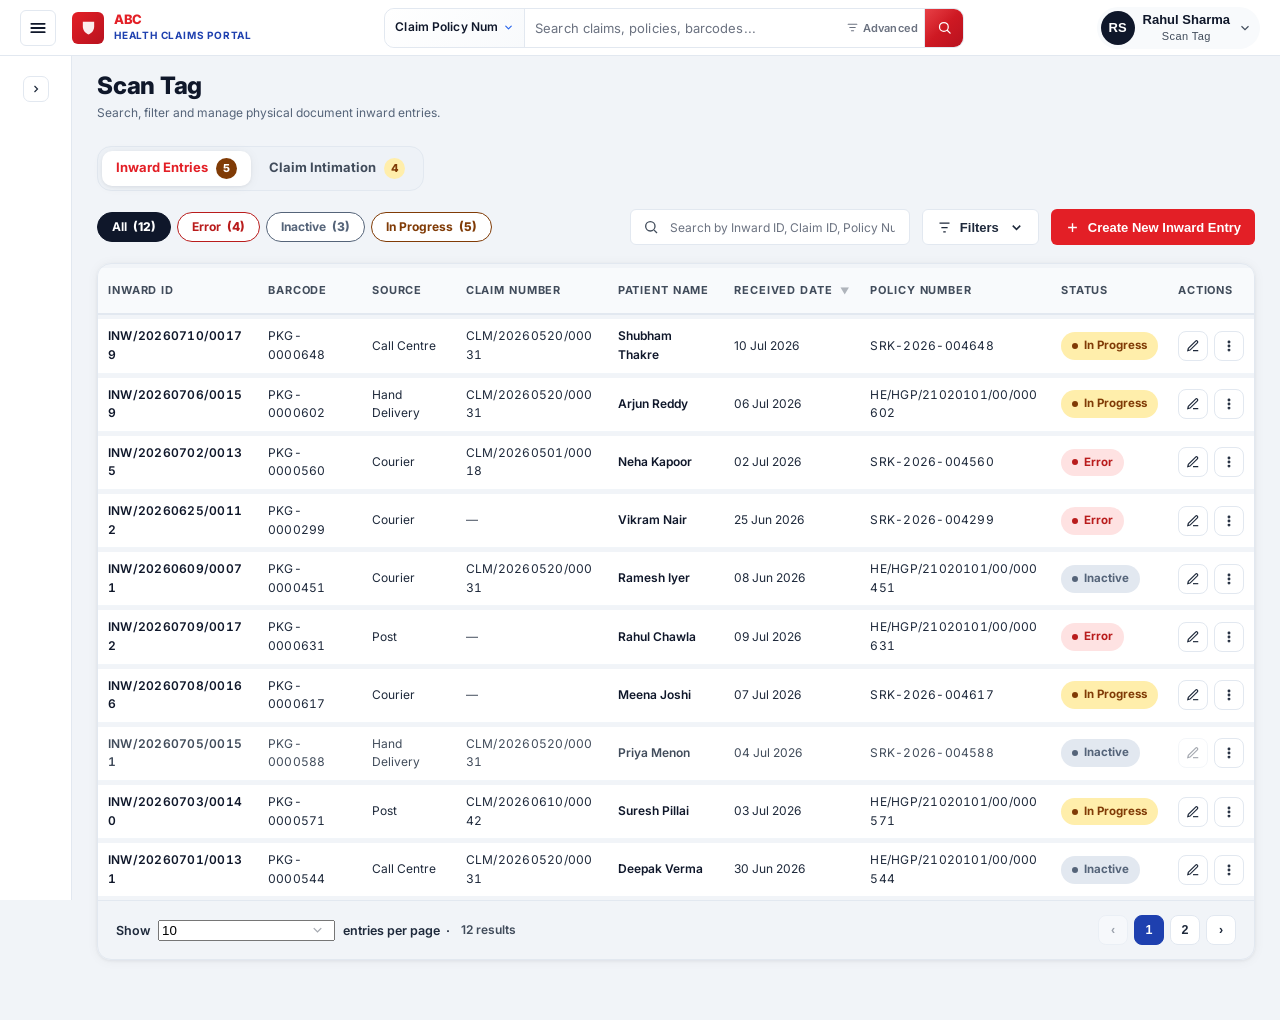
<file: index.html>
<!DOCTYPE html>
<html lang="en">

<head>
  <meta charset="UTF-8">
  <meta name="viewport" content="width=device-width, initial-scale=1.0">
  <title>Health Claims Portal | ABC</title>
  <link rel="preconnect" href="https://fonts.googleapis.com">
  <link
    href="https://fonts.googleapis.com/css2?family=Inter:wght@400;500;600;700;800&display=swap"
    rel="stylesheet">
  <!-- =====================================================================
       AGENTS.md (v1.0.0) · AGENTS.md (v1.1.0) compliance:
       - Design tokens in variables.css (must load first)
       - Component & utility styles in styles.css
       - JS behaviour in app.js
       - No inline CSS (style="") in this document
       - No inline JavaScript (onclick, onchange, etc.) in this document
       ===================================================================== -->
  <!-- Design tokens — must load before styles.css -->
  <link rel="stylesheet" href="variables.css">
  <!-- Component & utility styles -->
  <link rel="stylesheet" href="styles.css">
  <link href="https://fonts.googleapis.com/css2?family=Material+Symbols+Outlined" rel="stylesheet" />
  <style>
    /* Hide the page until app.js finishes restoring the active role (see
       ?role= handoff from process-claim.html / payment.html) and running its
       initial render — avoids a flash of the default "Scan Tag" role/list
       before the correct role's content is applied. Removed by app.js once
       init completes. */ 
    body.role-init-pending { visibility: hidden; }
  </style>

</head>

<body class="role-init-pending">

  <!-- ===================== TOASTS ===================== -->
  <div class="toast-container" id="toastContainer"></div>

  <!-- ===================== HEADER ===================== -->
  <div class="topbar" role="banner">
    <div class="brand" aria-label="ABC Health Claims Portal home">
      <div class="hamburger-wrap" id="hamburgerWrap">
        <button class="hamburger-btn hamburger-mr" id="hamburgerBtn" type="button" aria-label="Open navigation menu"
          aria-haspopup="true" aria-expanded="false" aria-controls="navDropdownMenu">
          <svg viewBox="0 0 24 24" fill="none" stroke="currentColor" stroke-width="2.2" stroke-linecap="round">
            <line x1="4" y1="7" x2="20" y2="7" />
            <line x1="4" y1="12" x2="20" y2="12" />
            <line x1="4" y1="17" x2="20" y2="17" />
          </svg>
        </button>

        <div class="nav-dropdown-menu hidden" id="navDropdownMenu">
          <div class="nav-dropdown-head">Navigate</div>
          <div class="nav-dropdown-body">
            <div class="nav-dropdown-section-label">Modules</div>
            <a href="#" class="nav-dropdown-link active">
              <svg viewBox="0 0 24 24" fill="none" stroke="currentColor" stroke-width="2">
                <path d="M14 2H6a2 2 0 0 0-2 2v16a2 2 0 0 0 2 2h12a2 2 0 0 0 2-2V8z" />
                <polyline points="14 2 14 8 20 8" />
              </svg>
              Scan Tag
            </a>
            <a href="./email-pool-dashboard-modern3.html" class="nav-dropdown-link">
              <svg viewBox="0 0 24 24" fill="none" stroke="currentColor" stroke-width="2">
                <path d="M4 4h16c1.1 0 2 .9 2 2v12c0 1.1-.9 2-2 2H4c-1.1 0-2-.9-2-2V6c0-1.1.9-2 2-2z" />
                <polyline points="22,6 12,13 2,6" />
              </svg>
              Email Pool
            </a>
            <a href="./email-team-dashboard.html" class="nav-dropdown-link">
              <svg viewBox="0 0 24 24" fill="none" stroke="currentColor" stroke-width="2">
                <rect x="3" y="3" width="7" height="7" />
                <rect x="14" y="3" width="7" height="7" />
                <rect x="14" y="14" width="7" height="7" />
                <rect x="3" y="14" width="7" height="7" />
              </svg>
              Email Team Dashboard
            </a>
            <a href="./reports.html" class="nav-dropdown-link disabled" aria-disabled="true">
              <svg viewBox="0 0 24 24" fill="none" stroke="currentColor" stroke-width="2">
                <line x1="18" y1="20" x2="18" y2="10" />
                <line x1="12" y1="20" x2="12" y2="4" />
                <line x1="6" y1="20" x2="6" y2="14" />
              </svg>
              Reports
            </a>

            <div class="nav-dropdown-divider"></div>
            <div class="nav-dropdown-section-label">Quick Actions</div>
            <a href="#" class="nav-dropdown-link" id="navDropdownListView">
              <svg viewBox="0 0 24 24" fill="none" stroke="currentColor" stroke-width="2">
                <line x1="8" y1="6" x2="21" y2="6" />
                <line x1="8" y1="12" x2="21" y2="12" />
                <line x1="8" y1="18" x2="21" y2="18" />
                <line x1="3" y1="6" x2="3.01" y2="6" />
                <line x1="3" y1="12" x2="3.01" y2="12" />
                <line x1="3" y1="18" x2="3.01" y2="18" />
              </svg>
              List View
            </a>
            <a href="#" class="nav-dropdown-link"  id="navDropdownCreateEntry">
              <svg viewBox="0 0 24 24" fill="none" stroke="currentColor" stroke-width="2">
                <circle cx="12" cy="12" r="10" />
                <line x1="12" y1="8" x2="12" y2="16" />
                <line x1="8" y1="12" x2="16" y2="12" />
              </svg>
              Create New Entry
            </a>
          </div>
        </div>
      </div>
      <div class="brand-mark">
        <svg viewBox="0 0 24 24" fill="none">
          <path d="M4 4h16v6.5c0 6-4 9.5-8 11.5-4-2-8-5.5-8-11.5V4z" fill="#fff" fill-opacity=".92" />
        </svg>
      </div>
      <div class="brand-text">
        <b>ABC</b>
        <span>HEALTH CLAIMS PORTAL</span>
      </div>
    </div>

    <!-- ===== Global Search Bar ===== -->
    <div class="global-search" role="search" aria-label="Global search across records">
      <!-- ===== Custom Dropdown ===== -->
      <div class="gs-dropdown" id="gsDropdown">
        <div class="gs-dropdown__trigger" id="gsDropdownTrigger" role="button" tabindex="0" aria-haspopup="listbox"
          aria-expanded="false" aria-label="Search category">
          <span class="gs-dropdown__trigger-label" id="gsDropdownLabel">Claim Policy Num</span>
          <svg class="gs-dropdown__trigger-arrow" viewBox="0 0 24 24" fill="none" stroke="currentColor"
            stroke-width="2.4" stroke-linecap="round" stroke-linejoin="round">
            <polyline points="6 9 12 15 18 9" />
          </svg>
        </div>
        <div class="gs-dropdown__overlay" id="gsDropdownOverlay"></div>
        <div class="gs-dropdown__menu" id="gsDropdownMenu" role="listbox">
          <!-- Populated by JavaScript -->
        </div>
      </div>

      <input class="global-search__input" type="text" id="globalSearchInput"
        placeholder="Search claims, policies, barcodes..." aria-label="Search query" autocomplete="off">
      <button class="global-search__clear" id="globalSearchClear" type="button" aria-label="Clear search">
        <svg viewBox="0 0 24 24" fill="none" stroke="currentColor" stroke-width="2" stroke-linecap="round"
          stroke-linejoin="round">
          <circle cx="12" cy="12" r="10" />
          <path d="M15 9l-6 6M9 9l6 6" />
        </svg>
      </button>
      <button class="gs-advanced-btn" id="gsAdvancedBtn" type="button" aria-label="Advanced search"
        title="Advanced Search">
        <svg viewBox="0 0 24 24" fill="none" stroke="currentColor" stroke-width="2" stroke-linecap="round"
          stroke-linejoin="round">
          <line x1="4" y1="6" x2="20" y2="6" />
          <line x1="7" y1="12" x2="17" y2="12" />
          <line x1="10" y1="18" x2="14" y2="18" />
        </svg>
        <span>Advanced</span>
      </button>
      <button class="global-search__submit" id="globalSearchSubmit" type="button" aria-label="Execute search">
        <svg viewBox="0 0 24 24" fill="none" stroke="currentColor" stroke-width="2" stroke-linecap="round"
          stroke-linejoin="round">
          <circle cx="11" cy="11" r="7" />
          <path d="M21 21l-4.3-4.3" />
        </svg>
      </button>
    </div>

    <!-- ===== Advanced Search Modal ===== -->
    <div class="gs-advanced-overlay" id="gsAdvancedOverlay">
      <div class="gs-advanced-modal" id="gsAdvancedModal" role="dialog" aria-label="Advanced Search">
        <div class="gs-advanced-modal__header">
          <span class="gs-advanced-modal__title">
            <svg viewBox="0 0 24 24" fill="none" stroke="currentColor" stroke-width="2" stroke-linecap="round"
              stroke-linejoin="round">
              <circle cx="11" cy="11" r="7" />
              <path d="M21 21l-4.3-4.3" />
              <line x1="4" y1="6" x2="20" y2="6" />
              <line x1="7" y1="12" x2="17" y2="12" />
            </svg>
            Advanced Search
          </span>
          <button class="gs-advanced-modal__close" id="gsAdvancedClose" type="button" aria-label="Close">
            <svg viewBox="0 0 24 24" fill="none" stroke="currentColor" stroke-width="2.4" stroke-linecap="round"
              stroke-linejoin="round">
              <line x1="18" y1="6" x2="6" y2="18" />
              <line x1="6" y1="6" x2="18" y2="18" />
            </svg>
          </button>
        </div>

        <div class="gs-advanced-modal__body">
          <!-- Row: Category Dropdown + Keyword -->
          <div class="gs-advanced-row">
            <div class="gs-advanced-field">
              <label for="gsAdvCategory">Category</label>
              <select id="gsAdvCategory">
                <!-- populated by JS -->
              </select>
            </div>
            <div class="gs-advanced-field">
              <label for="gsAdvKeyword">Keyword</label>
              <input type="text" id="gsAdvKeyword" placeholder="Enter search term…">
            </div>
          </div>

          <!-- DOA/DOL Date Picker -->
          <div class="gs-advanced-field">
            <label>DOA / DOL <span class="req">*</span></label>
            <input type="date" id="gsAdvDateRange">
          </div>

          <!-- Toggle: Insured Name / DOB -->
          <div>
            <label
              class="nav-search-label">Search
              by</label>
            <div class="gs-advanced-toggle-group">
              <button class="gs-advanced-toggle active" id="gsAdvToggleName" type="button">
                <svg viewBox="0 0 24 24" fill="none" stroke="currentColor" stroke-width="2" stroke-linecap="round"
                  stroke-linejoin="round">
                  <circle cx="12" cy="8" r="3.2" />
                  <path d="M5 20c1-4 4-6 7-6s6 2 7 6" />
                </svg>
                Insured Name
              </button>
              <button class="gs-advanced-toggle" id="gsAdvToggleDob" type="button">
                <svg viewBox="0 0 24 24" fill="none" stroke="currentColor" stroke-width="2" stroke-linecap="round"
                  stroke-linejoin="round">
                  <rect x="3" y="4" width="18" height="18" rx="2" />
                  <line x1="16" y1="2" x2="16" y2="6" />
                  <line x1="8" y1="2" x2="8" y2="6" />
                  <line x1="3" y1="10" x2="21" y2="10" />
                </svg>
                Date of Birth
              </button>
            </div>
          </div>

          <!-- Conditional field -->
          <div class="gs-advanced-field gs-advanced-conditional" id="gsAdvConditionalField">
            <label id="gsAdvConditionalLabel" for="gsAdvConditionalInput">Insured Name</label>
            <input type="text" id="gsAdvConditionalInput" placeholder="Enter insured name…">
          </div>
        </div>

        <div class="gs-advanced-modal__footer">
          <button class="btn btn-outline" id="gsAdvancedClearAll" type="button">Clear All</button>
          <button class="btn btn-primary" id="gsAdvancedSearch" type="button">
            <svg viewBox="0 0 24 24" fill="none" stroke="currentColor" stroke-width="2" stroke-linecap="round"
              stroke-linejoin="round">
              <circle cx="11" cy="11" r="7" />
              <path d="M21 21l-4.3-4.3" />
            </svg>
            Search
          </button>
        </div>
      </div>
    </div>

    <div class="profile-wrap" id="profileWrap">
      <button class="who profile-btn" id="profileBtn" type="button" aria-haspopup="true" aria-expanded="false">
        <div class="avatar" id="profileAvatar">RS</div>
        <div class="who-text">
          <b id="profileUserName">Rahul Sharma</b>
          <span id="profileRoleName">Scan Tag</span>
        </div>
        <svg class="chevron" viewBox="0 0 24 24" fill="none" stroke="currentColor" stroke-width="2">
          <path d="M6 9l6 6 6-6" />
        </svg>
      </button>

      <div class="role-dropdown hidden" id="roleDropdown">
        <div class="role-dropdown-title">Select Role</div>
        <div class="role-list" id="roleList"></div>
      </div>
    </div>
  </div>


  <!-- ===================== SHELL ===================== -->
  <div class="shell" id="appShell">

    <!-- ---------------- SIDEBAR ---------------- -->
    <div class="sidebar collapsed" id="sidebar" role="navigation" aria-label="Section navigation">
      <div class="sidebar-top">
        <span class="eyebrow">Navigation</span>
        <button class="collapse-btn" id="collapseBtn" aria-label="Collapse sidebar">
          <svg viewBox="0 0 24 24" width="14" height="14" fill="none" stroke="currentColor" stroke-width="2.4">
            <path d="M15 6l-6 6 6 6" />
          </svg>
        </button>
      </div>

      <!-- ===== Sidebar content: Create Entry (Form Progress) ===== -->
      <div id="sidebarCreateContent" class="hidden">
        <div class="progress-eyebrow"><span class="eyebrow">Form Progress</span></div>
        <div class="progress-list" id="progressList">
          <div class="step active" data-target="card-barcode" title="Package Details" role="button" tabindex="0" aria-label="Package Details">
            <span class="step-icon"><svg viewBox="0 0 24 24" fill="none" stroke="currentColor" stroke-width="2">
                <rect x="3" y="4" width="2" height="16" />
                <rect x="7" y="4" width="1" height="16" />
                <rect x="10" y="4" width="3" height="16" />
                <rect x="15" y="4" width="1" height="16" />
                <rect x="18" y="4" width="2" height="16" />
              </svg></span>
            <span class="step-label">Package Details</span>
            <span class="step-dot"></span>
          </div>
          <!-- <div class="step" data-target="card-ie-claimtype1" title="Claim Type" role="button" tabindex="0" aria-label="Claim Type">
            <span class="step-icon"><svg viewBox="0 0 24 24" fill="none" stroke="currentColor" stroke-width="2">
                <path d="M9 12l2 2 4-4" />
                <circle cx="12" cy="12" r="9" />
              </svg></span>
            <span class="step-label">Claim Type</span>
            <span class="step-dot"></span>
          </div> -->
          <div class="step" data-target="card-ie-new-search" title="Policy Search" role="button" tabindex="0" aria-label="Policy Search">
            <span class="step-icon"><svg viewBox="0 0 24 24" fill="none" stroke="currentColor" stroke-width="2">
                <circle cx="11" cy="11" r="7" />
                <path d="M21 21l-4.3-4.3" />
              </svg></span>
            <span class="step-label">Policy Search</span>
            <span class="step-dot"></span>
          </div>
          <div class="step" data-target="card-ie-policy" title="Policy Details" role="button" tabindex="0" aria-label="Policy Details">
            <span class="step-icon"><svg viewBox="0 0 24 24" fill="none" stroke="currentColor" stroke-width="2">
                <path d="M12 3l7 3v6c0 4.4-3 7.4-7 9-4-1.6-7-4.6-7-9V6l7-3z" />
              </svg></span>
            <span class="step-label">Policy Details</span>
            <span class="step-dot"></span>
          </div>
          <div class="step" data-target="card-ie-hospitalization" title="Hospitalisation Information" role="button" tabindex="0" aria-label="Hospitalisation Information">
            <span class="step-icon"><svg viewBox="0 0 24 24" fill="none" stroke="currentColor" stroke-width="2">
                <path d="M12 21s7-5.6 7-11a7 7 0 1 0-14 0c0 5.4 7 11 7 11z" />
                <circle cx="12" cy="10" r="2.4" />
              </svg></span>
            <span class="step-label">Hospitalisation Information</span>
            <span class="step-dot"></span>
          </div>
          <div class="step" data-target="card-ie-caregiver" title="Care Giver" role="button" tabindex="0" aria-label="Care Giver">
            <span class="step-icon"><svg viewBox="0 0 24 24" fill="none" stroke="currentColor" stroke-width="2">
                <circle cx="12" cy="8" r="3.2" />
                <path d="M5 20c1-4 4-6 7-6s6 2 7 6" />
              </svg></span>
            <span class="step-label">Care Giver</span>
            <span class="step-dot"></span>
          </div>

          <div class="step" data-target="card-ie-uploadnew" title="Document Upload" role="button" tabindex="0" aria-label="Document Upload">
            <span class="step-icon"><svg viewBox="0 0 24 24" fill="none" stroke="currentColor" stroke-width="2">
                <path d="M7 18a4.5 4.5 0 0 1-1.5-8.74A5.5 5.5 0 0 1 16.2 8.02 4 4 0 0 1 17 16" />
                <path d="M12 21v-9M9 15l3-3 3 3" />
              </svg></span>
            <span class="step-label">Document Upload</span>
            <span class="step-dot"></span>
          </div>
          <div class="step" data-target="card-ie-new-remarks" title="Remarks" role="button" tabindex="0" aria-label="Remarks">
            <span class="step-icon"><svg viewBox="0 0 24 24" fill="none" stroke="currentColor" stroke-width="2">
                <path d="M21 15a2 2 0 0 1-2 2H7l-4 4V5a2 2 0 0 1 2-2h14a2 2 0 0 1 2 2z" />
              </svg></span>
            <span class="step-label">Remarks</span>
            <span class="step-dot"></span>
          </div>
        </div>

        <div class="sidebar-spacer"></div>

        <div class="sidebar-bottom">
          <span class="task-pill">Physical Inward Entry</span>
          <div class="cin-label">CIN</div>
          <div class="cin-value mono" id="draftRef">DRAFT-20260711-0182</div>
          <div class="tat-row">
            <div class="tat-block">
              <div class="tat-icon">
                <svg viewBox="0 0 24 24" fill="none" stroke="currentColor" stroke-width="2">
                  <circle cx="12" cy="12" r="9" />
                  <path d="M12 7v5l3 3" />
                </svg>
              </div>
              <div>
                <div class="tat-label">TAT Target</div>
                <div class="tat-value">30m 00s</div>
              </div>
            </div>
            <div class="tat-block">
              <div>
                <div class="tat-label">Remaining</div>
                <div class="tat-value green" id="tatRemaining">30:00</div>
              </div>
            </div>
          </div>

          <!-- Claim Summary -->
          <div class="left-panel-section" id="ieLeftPanelClaimSummary">
            <div class="left-panel-section-title">Claim Summary</div>
            <div class="lps-row"><span class="lps-label">Claim No.</span><span class="lps-value" id="lpsClaimNo">—</span></div>
            <div class="lps-row"><span class="lps-label">Policy No.</span><span class="lps-value" id="lpsPolicyNo">—</span></div>
            <div class="lps-row"><span class="lps-label">Patient Name</span><span class="lps-value" id="lpsPatientName">—</span></div>
            <div class="lps-row"><span class="lps-label">Hospital Name</span><span class="lps-value" id="lpsHospitalName">—</span></div>
            <div class="lps-row"><span class="lps-label">Claim Status</span><span class="lps-value" id="lpsClaimStatus">—</span></div>
          </div>

          <!-- Hospitalisation Details — hidden until hospitalisation data exists -->
          <div class="left-panel-section hidden" id="ieLeftPanelHospDetails">
            <div class="left-panel-section-title">Hospitalisation Details</div>
            <div class="lps-row"><span class="lps-label">Admission Date</span><span class="lps-value" id="lpsAdmissionDate">—</span></div>
            <div class="lps-row"><span class="lps-label">Discharge Date</span><span class="lps-value" id="lpsDischargeDate">—</span></div>
            <div class="lps-row"><span class="lps-label">Length of Stay (LOS)</span><span class="lps-value" id="lpsLOS">—</span></div>
            <div class="lps-row"><span class="lps-label">Room Category</span><span class="lps-value" id="lpsRoomCategory">—</span></div>
            <div class="lps-row"><span class="lps-label">Diagnosis</span><span class="lps-value" id="lpsDiagnosis">—</span></div>
            <div class="lps-row"><span class="lps-label">Treating Doctor</span><span class="lps-value" id="lpsTreatingDoctor">—</span></div>
            <div class="lps-row"><span class="lps-label">Hospital Type</span><span class="lps-value" id="lpsHospitalType">—</span></div>
          </div>

          <!-- Quick References -->
          <div class="reference-panel">
            <div class="reference-panel-eyebrow">
              <svg viewBox="0 0 24 24" fill="none" stroke="currentColor" stroke-width="2.4">
                <path d="M12 2a5 5 0 0 0-5 5c0 3 2 4 2 7h6c0-3 2-4 2-7a5 5 0 0 0-5-5z" />
                <path d="M9 21h6" />
              </svg>
              Quick References
            </div>
            <button class="reference-link ref-link-process-sheet" type="button">
              <span class="rl-icon"><svg viewBox="0 0 24 24" fill="none" stroke="currentColor" stroke-width="2">
                  <path d="M14 3H6a2 2 0 0 0-2 2v14a2 2 0 0 0 2 2h12a2 2 0 0 0 2-2V9z" />
                  <path d="M14 3v6h6" />
                </svg></span>
              <span>Process Sheet</span>
              <svg class="rl-ext" viewBox="0 0 24 24" fill="none" stroke="currentColor" stroke-width="2">
                <path d="M18 13v6a2 2 0 0 1-2 2H5a2 2 0 0 1-2-2V8a2 2 0 0 1 2-2h6" />
                <path d="M15 3h6v6" />
                <path d="M10 14L21 3" />
              </svg>
            </button>
            <button class="reference-link ref-link-claim-info" type="button">
              <span class="rl-icon"><svg viewBox="0 0 24 24" fill="none" stroke="currentColor" stroke-width="2">
                  <circle cx="12" cy="12" r="9" />
                  <path d="M12 8h.01M11 12h1v5h1" />
                </svg></span>
              <span>CI Sheet</span>
              <svg class="rl-ext" viewBox="0 0 24 24" fill="none" stroke="currentColor" stroke-width="2">
                <path d="M18 13v6a2 2 0 0 1-2 2H5a2 2 0 0 1-2-2V8a2 2 0 0 1 2-2h6" />
                <path d="M15 3h6v6" />
                <path d="M10 14L21 3" />
              </svg>
            </button>
            <button class="reference-link ref-link-claim-diary" type="button">
              <span class="rl-icon"><svg viewBox="0 0 24 24" fill="none" stroke="currentColor" stroke-width="2">
                  <path d="M4 19.5A2.5 2.5 0 0 1 6.5 17H20" />
                  <path d="M6.5 2H20v20H6.5A2.5 2.5 0 0 1 4 19.5v-15A2.5 2.5 0 0 1 6.5 2z" />
                </svg></span>
              <span>Claim Diary</span>
              <svg class="rl-ext" viewBox="0 0 24 24" fill="none" stroke="currentColor" stroke-width="2">
                <path d="M18 13v6a2 2 0 0 1-2 2H5a2 2 0 0 1-2-2V8a2 2 0 0 1 2-2h6" />
                <path d="M15 3h6v6" />
                <path d="M10 14L21 3" />
              </svg>
            </button>
            <button class="reference-link ref-link-claim-history" type="button">
              <span class="rl-icon"><svg viewBox="0 0 24 24" fill="none" stroke="currentColor" stroke-width="2">
                  <path d="M3 12a9 9 0 1 0 3-6.7L3 8" />
                  <path d="M3 3v5h5" />
                  <path d="M12 7v5l3 3" />
                </svg></span>
              <span>Claim History</span>
              <svg class="rl-ext" viewBox="0 0 24 24" fill="none" stroke="currentColor" stroke-width="2">
                <path d="M18 13v6a2 2 0 0 1-2 2H5a2 2 0 0 1-2-2V8a2 2 0 0 1 2-2h6" />
                <path d="M15 3h6v6" />
                <path d="M10 14L21 3" />
              </svg>
            </button>
          </div>
        </div>
      </div>

      <!-- ===== Sidebar content: List View (Filters) ===== -->
      <div id="sidebarListContent">
        <div class="progress-eyebrow"><span class="eyebrow">Inward Desk</span></div>
        <div class="sidebar-nav-note">
          Use the <b>Filters</b> button above the list to search and filter entries.
        </div>
        <div class="sidebar-spacer"></div>
        <div class="sidebar-bottom">
          <span class="task-pill">Inward Desk</span>
          <div class="cin-label">Total Entries</div>
          <div class="cin-value mono" id="totalEntriesCount">0</div>
        </div>
      </div>

      <!-- ===== Sidebar content: Upload Documents (Form Progress) ===== -->
      <div id="sidebarUploadContent" class="hidden">
        <div class="progress-eyebrow"><span class="eyebrow">Form Progress</span></div>
        <div class="progress-list">
          <div class="step active" data-target="card-claimtype" title="Claim Type" role="button" tabindex="0" aria-label="Claim Type">
            <span class="step-icon"><svg viewBox="0 0 24 24" fill="none" stroke="currentColor" stroke-width="2">
                <path d="M9 12l2 2 4-4" />
                <circle cx="12" cy="12" r="9" />
              </svg></span>
            <span class="step-label">Claim Type</span>
            <span class="step-dot"></span>
          </div>
          <div class="step" data-target="card-barcodeinfo" title="Barcode Information" role="button" tabindex="0" aria-label="Barcode Information">
            <span class="step-icon"><svg viewBox="0 0 24 24" fill="none" stroke="currentColor" stroke-width="2">
                <rect x="3" y="4" width="2" height="16" />
                <rect x="7" y="4" width="1" height="16" />
                <rect x="10" y="4" width="3" height="16" />
                <rect x="15" y="4" width="1" height="16" />
                <rect x="18" y="4" width="2" height="16" />
              </svg></span>
            <span class="step-label">Barcode Information</span>
            <span class="step-dot"></span>
          </div>
          <div class="step" data-target="card-policyhospital" title="Policy & Hospitalisation" role="button" tabindex="0" aria-label="Policy & Hospitalisation">
            <span class="step-icon"><svg viewBox="0 0 24 24" fill="none" stroke="currentColor" stroke-width="2">
                <circle cx="11" cy="11" r="7" />
                <path d="M21 21l-4.3-4.3" />
              </svg></span>
            <span class="step-label">Policy &amp; Hospitalisation</span>
            <span class="step-dot"></span>
          </div>
          <div class="step" data-target="card-upload-remarks" title="User Remarks" role="button" tabindex="0" aria-label="User Remarks">
            <span class="step-icon"><svg viewBox="0 0 24 24" fill="none" stroke="currentColor" stroke-width="2">
                <path d="M21 15a2 2 0 0 1-2 2H7l-4 4V5a2 2 0 0 1 2-2h14a2 2 0 0 1 2 2z" />
              </svg></span>
            <span class="step-label">User Remarks</span>
            <span class="step-dot"></span>
          </div>
          <div class="step" data-target="card-docupload" title="Upload Documents" role="button" tabindex="0" aria-label="Upload Documents">
            <span class="step-icon"><svg viewBox="0 0 24 24" fill="none" stroke="currentColor" stroke-width="2">
                <path d="M7 18a4.5 4.5 0 0 1-1.5-8.74A5.5 5.5 0 0 1 16.2 8.02 4 4 0 0 1 17 16" />
                <path d="M12 21v-9M9 15l3-3 3 3" />
              </svg></span>
            <span class="step-label">Upload Documents</span>
            <span class="step-dot"></span>
          </div>
          <div class="step" data-target="card-uploadreview" title="Review & Submit" role="button" tabindex="0" aria-label="Review & Submit">
            <span class="step-icon"><svg viewBox="0 0 24 24" fill="none" stroke="currentColor" stroke-width="2">
                <path d="M20 6L9 17l-5-5" />
              </svg></span>
            <span class="step-label">Review &amp; Submit</span>
            <span class="step-dot"></span>
          </div>
        </div>

        <!-- Quick References -->
        <div class="reference-panel">
          <div class="reference-panel-eyebrow">
            <svg viewBox="0 0 24 24" fill="none" stroke="currentColor" stroke-width="2.4">
              <path d="M12 2a5 5 0 0 0-5 5c0 3 2 4 2 7h6c0-3 2-4 2-7a5 5 0 0 0-5-5z" />
              <path d="M9 21h6" />
            </svg>
            Quick References
          </div>
          <button class="reference-link ref-link-process-sheet" type="button">
            <span class="rl-icon"><svg viewBox="0 0 24 24" fill="none" stroke="currentColor" stroke-width="2">
                <path d="M14 3H6a2 2 0 0 0-2 2v14a2 2 0 0 0 2 2h12a2 2 0 0 0 2-2V9z" />
                <path d="M14 3v6h6" />
              </svg></span>
            <span>Process Sheet</span>
            <svg class="rl-ext" viewBox="0 0 24 24" fill="none" stroke="currentColor" stroke-width="2">
              <path d="M18 13v6a2 2 0 0 1-2 2H5a2 2 0 0 1-2-2V8a2 2 0 0 1 2-2h6" />
              <path d="M15 3h6v6" />
              <path d="M10 14L21 3" />
            </svg>
          </button>
          <button class="reference-link ref-link-claim-info" type="button">
            <span class="rl-icon"><svg viewBox="0 0 24 24" fill="none" stroke="currentColor" stroke-width="2">
                <circle cx="12" cy="12" r="9" />
                <path d="M12 8h.01M11 12h1v5h1" />
              </svg></span>
            <span>CI Sheet</span>
            <svg class="rl-ext" viewBox="0 0 24 24" fill="none" stroke="currentColor" stroke-width="2">
              <path d="M18 13v6a2 2 0 0 1-2 2H5a2 2 0 0 1-2-2V8a2 2 0 0 1 2-2h6" />
              <path d="M15 3h6v6" />
              <path d="M10 14L21 3" />
            </svg>
          </button>
          <button class="reference-link ref-link-claim-diary" type="button">
            <span class="rl-icon"><svg viewBox="0 0 24 24" fill="none" stroke="currentColor" stroke-width="2">
                <path d="M4 19.5A2.5 2.5 0 0 1 6.5 17H20" />
                <path d="M6.5 2H20v20H6.5A2.5 2.5 0 0 1 4 19.5v-15A2.5 2.5 0 0 1 6.5 2z" />
              </svg></span>
            <span>Claim Diary</span>
            <svg class="rl-ext" viewBox="0 0 24 24" fill="none" stroke="currentColor" stroke-width="2">
              <path d="M18 13v6a2 2 0 0 1-2 2H5a2 2 0 0 1-2-2V8a2 2 0 0 1 2-2h6" />
              <path d="M15 3h6v6" />
              <path d="M10 14L21 3" />
            </svg>
          </button>
          <button class="reference-link ref-link-claim-history" type="button">
            <span class="rl-icon"><svg viewBox="0 0 24 24" fill="none" stroke="currentColor" stroke-width="2">
                <path d="M3 12a9 9 0 1 0 3-6.7L3 8" />
                <path d="M3 3v5h5" />
                <path d="M12 7v5l3 3" />
              </svg></span>
            <span>Claim History</span>
            <svg class="rl-ext" viewBox="0 0 24 24" fill="none" stroke="currentColor" stroke-width="2">
              <path d="M18 13v6a2 2 0 0 1-2 2H5a2 2 0 0 1-2-2V8a2 2 0 0 1 2-2h6" />
              <path d="M15 3h6v6" />
              <path d="M10 14L21 3" />
            </svg>
          </button>
        </div>

        <div class="sidebar-spacer"></div>
        <div class="sidebar-bottom">
          <span class="task-pill">Document Upload</span>
          <div class="cin-label">Selected Entry</div>
          <div class="cin-value mono" id="uploadDraftRef">-</div>
          <div class="tat-row">
            <div class="tat-block">
              <div class="tat-icon">
                <svg viewBox="0 0 24 24" fill="none" stroke="currentColor" stroke-width="2">
                  <circle cx="12" cy="12" r="9" />
                  <path d="M12 7v5l3 3" />
                </svg>
              </div>
              <div>
                <div class="tat-label">TAT Target</div>
                <div class="tat-value">30m 00s</div>
              </div>
            </div>
            <div class="tat-block">
              <div>
                <div class="tat-label">Remaining</div>
                <div class="tat-value green" id="tatRemainingUpload">30:00</div>
              </div>
            </div>
          </div>
        </div>
      </div>

      <!-- ===== Sidebar content: Claim Intimation (Form Progress) ===== -->
      <div id="sidebarClaimContent" class="hidden">
        <div class="progress-eyebrow"><span class="eyebrow">Form Progress</span></div>
        <div class="progress-list">
          <div class="step active" data-target="card-claimsearch" title="Search Policy" role="button" tabindex="0" aria-label="Search Policy">
            <span class="step-icon"><svg viewBox="0 0 24 24" fill="none" stroke="currentColor" stroke-width="2">
                <circle cx="11" cy="11" r="7" />
                <path d="M21 21l-4.3-4.3" />
              </svg></span>
            <span class="step-label">Search Policy</span>
            <span class="step-dot"></span>
          </div>
          <div class="step" data-target="card-claimpolicy" title="Policy Details" role="button" tabindex="0" aria-label="Policy Details">
            <span class="step-icon"><svg viewBox="0 0 24 24" fill="none" stroke="currentColor" stroke-width="2">
                <path d="M12 3l7 3v6c0 4.4-3 7.4-7 9-4-1.6-7-4.6-7-9V6l7-3z" />
              </svg></span>
            <span class="step-label">Policy Details</span>
            <span class="step-dot"></span>
          </div>
          <div class="step" data-target="card-claimhospitalization" title="Hospitalization Information" role="button" tabindex="0" aria-label="Hospitalization Information">
            <span class="step-icon"><svg viewBox="0 0 24 24" fill="none" stroke="currentColor" stroke-width="2">
                <path d="M12 21s7-5.6 7-11a7 7 0 1 0-14 0c0 5.4 7 11 7 11z" />
                <circle cx="12" cy="10" r="2.4" />
              </svg></span>
            <span class="step-label">Hospitalization Information</span>
            <span class="step-dot"></span>
          </div>
          <div class="step" data-target="card-claimcaregiver" title="Care Giver Details" role="button" tabindex="0" aria-label="Care Giver Details">
            <span class="step-icon"><svg viewBox="0 0 24 24" fill="none" stroke="currentColor" stroke-width="2">
                <circle cx="12" cy="8" r="3.2" />
                <path d="M5 20c1-4 4-6 7-6s6 2 7 6" />
              </svg></span>
            <span class="step-label">Care Giver Details</span>
            <span class="step-dot"></span>
          </div>

          <div class="step" data-target="card-claimuploadnew" title="Document Upload" role="button" tabindex="0" aria-label="Document Upload">
            <span class="step-icon"><svg viewBox="0 0 24 24" fill="none" stroke="currentColor" stroke-width="2">
                <path d="M7 18a4.5 4.5 0 0 1-1.5-8.74A5.5 5.5 0 0 1 16.2 8.02 4 4 0 0 1 17 16" />
                <path d="M12 21v-9M9 15l3-3 3 3" />
              </svg></span>
            <span class="step-label">Document Upload</span>
            <span class="step-dot"></span>
          </div>
          <div class="step" data-target="card-ci-new-remarks" title="Remarks" role="button" tabindex="0" aria-label="Remarks">
            <span class="step-icon"><svg viewBox="0 0 24 24" fill="none" stroke="currentColor" stroke-width="2">
                <path d="M21 15a2 2 0 0 1-2 2H7l-4 4V5a2 2 0 0 1 2-2h14a2 2 0 0 1 2 2z" />
              </svg></span>
            <span class="step-label">Remarks</span>
            <span class="step-dot"></span>
          </div>
        </div>

        <!-- Quick References -->
        <div class="reference-panel">
          <div class="reference-panel-eyebrow">
            <svg viewBox="0 0 24 24" fill="none" stroke="currentColor" stroke-width="2.4">
              <path d="M12 2a5 5 0 0 0-5 5c0 3 2 4 2 7h6c0-3 2-4 2-7a5 5 0 0 0-5-5z" />
              <path d="M9 21h6" />
            </svg>
            Quick References
          </div>
          <button class="reference-link ref-link-process-sheet" type="button">
            <span class="rl-icon"><svg viewBox="0 0 24 24" fill="none" stroke="currentColor" stroke-width="2">
                <path d="M14 3H6a2 2 0 0 0-2 2v14a2 2 0 0 0 2 2h12a2 2 0 0 0 2-2V9z" />
                <path d="M14 3v6h6" />
              </svg></span>
            <span>Process Sheet</span>
            <svg class="rl-ext" viewBox="0 0 24 24" fill="none" stroke="currentColor" stroke-width="2">
              <path d="M18 13v6a2 2 0 0 1-2 2H5a2 2 0 0 1-2-2V8a2 2 0 0 1 2-2h6" />
              <path d="M15 3h6v6" />
              <path d="M10 14L21 3" />
            </svg>
          </button>
          <button class="reference-link ref-link-claim-info" type="button">
            <span class="rl-icon"><svg viewBox="0 0 24 24" fill="none" stroke="currentColor" stroke-width="2">
                <circle cx="12" cy="12" r="9" />
                <path d="M12 8h.01M11 12h1v5h1" />
              </svg></span>
            <span>CI Sheet</span>
            <svg class="rl-ext" viewBox="0 0 24 24" fill="none" stroke="currentColor" stroke-width="2">
              <path d="M18 13v6a2 2 0 0 1-2 2H5a2 2 0 0 1-2-2V8a2 2 0 0 1 2-2h6" />
              <path d="M15 3h6v6" />
              <path d="M10 14L21 3" />
            </svg>
          </button>
          <button class="reference-link ref-link-claim-diary" type="button">
            <span class="rl-icon"><svg viewBox="0 0 24 24" fill="none" stroke="currentColor" stroke-width="2">
                <path d="M4 19.5A2.5 2.5 0 0 1 6.5 17H20" />
                <path d="M6.5 2H20v20H6.5A2.5 2.5 0 0 1 4 19.5v-15A2.5 2.5 0 0 1 6.5 2z" />
              </svg></span>
            <span>Claim Diary</span>
            <svg class="rl-ext" viewBox="0 0 24 24" fill="none" stroke="currentColor" stroke-width="2">
              <path d="M18 13v6a2 2 0 0 1-2 2H5a2 2 0 0 1-2-2V8a2 2 0 0 1 2-2h6" />
              <path d="M15 3h6v6" />
              <path d="M10 14L21 3" />
            </svg>
          </button>
          <button class="reference-link ref-link-claim-history" type="button">
            <span class="rl-icon"><svg viewBox="0 0 24 24" fill="none" stroke="currentColor" stroke-width="2">
                <path d="M3 12a9 9 0 1 0 3-6.7L3 8" />
                <path d="M3 3v5h5" />
                <path d="M12 7v5l3 3" />
              </svg></span>
            <span>Claim History</span>
            <svg class="rl-ext" viewBox="0 0 24 24" fill="none" stroke="currentColor" stroke-width="2">
              <path d="M18 13v6a2 2 0 0 1-2 2H5a2 2 0 0 1-2-2V8a2 2 0 0 1 2-2h6" />
              <path d="M15 3h6v6" />
              <path d="M10 14L21 3" />
            </svg>
          </button>
        </div>

        <div class="sidebar-spacer"></div>
        <div class="sidebar-bottom">
          <span class="task-pill">Claim Intimation</span>
          <div class="cin-label">Selected Entry</div>
          <div class="cin-value mono" id="claimDraftRef">-</div>
          <div class="tat-row">
            <div class="tat-block">
              <div class="tat-icon">
                <svg viewBox="0 0 24 24" fill="none" stroke="currentColor" stroke-width="2">
                  <circle cx="12" cy="12" r="9" />
                  <path d="M12 7v5l3 3" />
                </svg>
              </div>
              <div>
                <div class="tat-label">TAT Target</div>
                <div class="tat-value">30m 00s</div>
              </div>
            </div>
            <div class="tat-block">
              <div>
                <div class="tat-label">Remaining</div>
                <div class="tat-value green" id="tatRemainingClaim">30:00</div>
              </div>
            </div>
          </div>
        </div>
      </div>

    </div>

    <!-- ---------------- MAIN ---------------- -->
    <div class="main" role="main">
      <!-- ===================== POLICY SUMMARY (below header) ===================== -->

      <!-- =========================================================== -->
      <!-- VIEW: CREATE ENTRY                                           -->
      <!-- =========================================================== -->
      <div id="viewCreate" class="hidden">
        <section class="policy-card hidden" id="policySummaryCardCreate" role="group" aria-label="Policy summary" aria-live="polite">
          <button class="btn btn-outline btn-sm" id="backToListBtn" type="button">
            <svg viewBox="0 0 24 24" fill="none" stroke="currentColor" stroke-width="2.2">
              <path d="M19 12H5" />
              <path d="M12 19l-7-7 7-7" />
            </svg>
          </button>
          <div class="policy-card__sections-wrap">
            <div class="policy-card__sections">

              <div class="patient-section">
                <div class="avatar-badge" aria-hidden="true">ST</div>
                <div class="patient-section__text">
                  <span class="policy-section__label">Patient Details</span>
                  <span class="patient-name">Shubham Thakre</span>
                  <span class="policy-section__value--muted">Self &bull; 31Y (Male)</span>
                </div>
              </div>

              <div class="policy-section">
                <span class="policy-section__label">Product &amp; Policy Number</span>
                <div class="policy-section__row">
                  <span class="policy-section__icon" aria-hidden="true">
                    <svg viewBox="0 0 24 24" fill="none" stroke="currentColor" stroke-width="1.8" stroke-linecap="round"
                      stroke-linejoin="round">
                      <path d="M12 3l7 3v6c0 4.4-3 7.4-7 9-4-1.6-7-4.6-7-9V6l7-3z" />
                    </svg>
                  </span>
                  <span class="policy-section__value">Optima Secure - Individual</span>
                </div>
                <div class="policy-section__row">
                  <span class="policy-section__icon" aria-hidden="true">
                    <svg viewBox="0 0 24 24" fill="none" stroke="currentColor" stroke-width="1.8" stroke-linecap="round"
                      stroke-linejoin="round">
                      <path d="M6 3h9l4 4v14H6z" />
                      <path d="M15 3v4h4" />
                      <path d="M9 12h6M9 16h6" />
                    </svg>
                  </span>
                  <span class="policy-section__value">2800 0000 3218 2200</span>
                </div>
              </div>

              <div class="policy-section">
                <span class="policy-section__label">Policy Duration</span>
                <div class="policy-section__row">
                  <span class="policy-section__icon" aria-hidden="true">
                    <svg viewBox="0 0 24 24" fill="none" stroke="currentColor" stroke-width="1.8" stroke-linecap="round"
                      stroke-linejoin="round" stroke-dasharray="2.6 2.6">
                      <circle cx="12" cy="12" r="9" />
                    </svg>
                  </span>
                  <span class="policy-section__value--muted">Start Date:</span>
                  <span class="policy-section__value">15/06/2026</span>
                </div>
                <div class="policy-section__row">
                  <span class="policy-section__icon" aria-hidden="true">
                    <svg viewBox="0 0 24 24" fill="none" stroke="currentColor" stroke-width="1.8" stroke-linecap="round"
                      stroke-linejoin="round">
                      <circle cx="12" cy="12" r="9" />
                      <path d="M5.5 5.5l13 13" />
                    </svg>
                  </span>
                  <span class="policy-section__value--muted">End Date:</span>
                  <span class="policy-section__value">14/06/2027</span>
                </div>
              </div>

              <div class="policy-section">
                <span class="policy-section__label">Proposer Details</span>
                <div class="policy-section__row">
                  <span class="policy-section__icon" aria-hidden="true">
                    <svg viewBox="0 0 24 24" fill="none" stroke="currentColor" stroke-width="1.8" stroke-linecap="round"
                      stroke-linejoin="round">
                      <circle cx="12" cy="12" r="9" />
                      <path
                        d="M3 12h18M12 3c2.4 2.6 3.6 5.8 3.6 9s-1.2 6.4-3.6 9c-2.4-2.6-3.6-5.8-3.6-9S9.6 5.6 12 3z" />
                    </svg>
                  </span>
                  <span class="policy-section__value">Ayushi P</span>
                </div>
                <div class="policy-section__row">
                  <span class="policy-section__icon" aria-hidden="true">
                    <svg viewBox="0 0 24 24" fill="none" stroke="currentColor" stroke-width="1.8" stroke-linecap="round"
                      stroke-linejoin="round">
                      <path
                        d="M4.5 4h3.4l1.4 4-2 1.4a12 12 0 0 0 5.3 5.3l1.4-2 4 1.4v3.4c0 1-1 1.8-2 1.6C9.6 18 6 14.4 4.9 8.9c-.2-1 .6-2 1.6-1.9z" />
                    </svg>
                  </span>
                  <span class="policy-section__value">+91 87&bull;&bull;&bull;&bull;&bull;&bull;02</span>
                </div>
              </div>

              <div class="policy-section" class="u-border-right-none">
                <span class="policy-section__label">Hegi Card No &amp; Dummy ID</span>
                <div class="policy-section__row">
                  <span class="policy-section__icon" aria-hidden="true">
                    <svg viewBox="0 0 24 24" fill="none" stroke="currentColor" stroke-width="1.8" stroke-linecap="round"
                      stroke-linejoin="round">
                      <rect x="3" y="5" width="18" height="14" rx="2" />
                      <path d="M7 15h4M7 11h.01" />
                      <circle cx="15.5" cy="11" r="1.6" />
                    </svg>
                  </span>
                  <span class="policy-section__value">MI260000366639</span>
                </div>
                <div class="policy-section__row">
                  <span class="policy-section__icon" aria-hidden="true">
                    <svg viewBox="0 0 24 24" fill="none" stroke="currentColor" stroke-width="1.8" stroke-linecap="round"
                      stroke-linejoin="round">
                      <rect x="3" y="5" width="18" height="14" rx="2" />
                      <path d="M7 15h4M7 11h.01" />
                      <circle cx="15.5" cy="11" r="1.6" />
                    </svg>
                  </span>
                  <span class="policy-section__value">MI260000366639</span>
                </div>
              </div>

            </div>
          </div>
          <div class="policy-card__status">
            <button type="button" class="status-btn status-success" aria-label="Policy status: Active">
              <span class="status-btn__dot" aria-hidden="true"></span>
              Active
            </button>
          </div>
        </section>
        <!-- Summary bar -->
        <div class="summary-bar" class="hidden">
          <div class="summary-col" class="u-flex-center-gap-12">
            <div class="id-chip">PE</div>
            <div>
              <div class="summary-eyebrow">Entry Type</div>
              <div class="summary-main">Physical Inward Entry</div>
            </div>
          </div>
          <div class="summary-col">
            <div class="summary-eyebrow">Source Channel</div>
            <div class="summary-main" id="summarySource">Not yet set</div>
            <div class="summary-sub">Select in Package Details</div>
          </div>
          <div class="summary-col">
            <div class="summary-eyebrow">Barcode Captured</div>
            <div class="summary-main" id="summaryBarcodeStatus">Not entered</div>
          </div>
          <div class="summary-col">
            <div class="summary-eyebrow">Policy Match</div>
            <div class="summary-main" id="summaryPolicyStatus">Not searched</div>
          </div>
          <div class="status-pill pending" id="statusPill">
            <span class="dot"></span> Draft - In Progress
          </div>
        </div>

       

        <!-- Step head -->
        <div class="step-head">
          <div>
            <h1 id="stepHeadTitle">Package &amp; Barcode Details</h1>
            <nav class="breadcrumb" aria-label="Breadcrumb">
              <a href="#" id="breadcrumbListLink" class="breadcrumb-link">Inward Entries</a>
              <span class="breadcrumb-sep" aria-hidden="true">/</span>
              <span class="breadcrumb-current" id="breadcrumbCurrent">Edit Inward Entry</span>
            </nav>
          </div>
        </div>

        <!-- Validation summary -->
        <div class="validation-summary" id="validationSummary">
          <div class="vs-head">
            <svg viewBox="0 0 24 24" fill="none" stroke="currentColor" stroke-width="2">
              <path d="M12 3l9 16H3L12 3z" />
              <path d="M12 10v4" />
              <circle cx="12" cy="17" r=".4" fill="currentColor" />
            </svg>
            Please resolve the following before submitting
          </div>
          <ul id="validationList"></ul>
        </div>

        <!-- ============ CARD: Barcode capture ============ -->
        <div class="card" id="card-barcode">
          <div class="card-head">
            <div class="card-title">
              <svg xmlns="http://www.w3.org/2000/svg" height="24px" viewBox="0 -960 960 960" width="24px" fill="currentColor"><path d="M520-120v-80h80v80h-80Zm-80-80v-200h80v200h-80Zm320-120v-160h80v160h-80Zm-80-160v-80h80v80h-80Zm-480 80v-80h80v80h-80Zm-80-80v-80h80v80h-80Zm360-280v-80h80v80h-80ZM180-660h120v-120H180v120Zm-60 60v-240h240v240H120Zm60 420h120v-120H180v120Zm-60 60v-240h240v240H120Zm540-540h120v-120H660v120Zm-60 60v-240h240v240H600Zm80 480v-120h-80v-80h160v120h80v80H680ZM520-400v-80h160v80H520Zm-160 0v-80h-80v-80h240v80h-80v80h-80Zm40-200v-160h80v80h80v80H400Zm-190-90v-60h60v60h-60Zm0 480v-60h60v60h-60Zm480-480v-60h60v60h-60Z"/></svg>
              Package Barcode
            </div>
            <!-- <span class="card-hint">Try duplicate: PKG-0000451</span> -->
          </div>

          <div class="barcode-row" id="barcodeRow">
            <div class="barcode-input-line">
              <div class="scan-ico">
                <svg viewBox="0 0 24 24" fill="none" stroke="currentColor" stroke-width="2">
                  <path
                    d="M4 8V5a1 1 0 0 1 1-1h3M20 8V5a1 1 0 0 1-1-1h-3M4 16v3a1 1 0 0 0 1 1h3M20 16v3a1 1 0 0 1-1 1h-3M4 12h16" />
                </svg>
              </div>
              <input type="text" placeholder="Scan or type barcode, e.g. PKG-0000512" id="barcodeInput">
            </div>
            <span class="row-msg" id="barcodeRowMsg">
              <svg viewBox="0 0 24 24" fill="none" stroke="currentColor" stroke-width="2">
                <circle cx="12" cy="12" r="9" />
                <line x1="12" y1="8" x2="12" y2="13" />
                <line x1="12" y1="16" x2="12.01" y2="16" />
              </svg>
              This barcode already exists
            </span>
          </div>

          <div class="field-grid" class="u-mt-20">
            <div class="field" id="f-sheets">
              <label>Total No. of Physical Sheets <span class="req">*</span></label>
              <input type="number" min="1" placeholder="e.g. 24" id="totalSheets">
              <span class="err-msg">Enter a valid number of sheets greater than 0.</span>
            </div>
            <div class="field" id="f-condition">
              <label>Document Condition <span class="req">*</span></label>
              <select id="docCondition">
                <option value="Good" selected>Good</option>
                <option value="Damaged">Damaged</option>
                <option value="Partial">Partial</option>
                <option value="Illegible">Illegible</option>
              </select>
              <span class="err-msg">Select a document condition.</span>
            </div>
            <div class="field" id="f-source">
              <label>Source <span class="req">*</span></label>
              <select id="sourceChannel">
                <option value="" selected disabled>Select source</option>
                <option>Courier</option>
                <option>Post</option>
                <option>Hand Delivery</option>
                <option>Call Centre</option>
              </select>
              <span class="err-msg">Select how this package was received.</span>
            </div>
            <div class="field" id="f-date">
              <label>Received Date <span class="req">*</span></label>
              <input type="date" id="receivedDate">
              <span class="err-msg">Received Date cannot be a future date.</span>
            </div>
            <div class="field" id="f-refid">
              <label>Reference ID <span class="opt">(optional)</span></label>
              <input type="text" placeholder="e.g. REF-88213" id="referenceId">
              <span class="hint-msg">This Reference ID already exists on another package.</span>
            </div>
          </div>

          <div class="field remarks-field" id="remarksField">
            <label>Remarks - reason for condition <span class="req">*</span></label>
            <textarea rows="2" placeholder="Describe missing/damaged sheets..." id="remarks"
              class="textarea-full"></textarea>
            <span class="err-msg">Remarks are required when Document Condition is Damaged or Partial.</span>
          </div>
        </div>

        <!-- ============ CARD: IE Claim Type Selector ============ -->
        <!-- NEW CLAIM PATH -->
        <div class="card" id="card-ie-new-search" data-enter-search-scope="1">
          <div class="card-head">
            <div class="card-title"><svg viewBox="0 0 24 24" fill="none" stroke="currentColor" stroke-width="2">
                <circle cx="11" cy="11" r="7" />
                <path d="M21 21l-4.3-4.3" />
              </svg>Search for Policy</div>
            <!-- <span class="card-hint">Enter at least one field to search</span> -->
          </div>
          <div class="field-grid">
            <div class="field"><label for="ie-new-hegic">HEGIC Card No.</label><input type="text" class="ie-new-sf" id="ie-new-hegic">
            </div>
            <div class="field"><label for="ie-new-mobile">Mobile Number</label><input type="text" class="ie-new-sf" id="ie-new-mobile"
                maxlength="10"></div>
            <div class="field"><label for="ie-new-patient">Patient Name</label><input type="text" class="ie-new-sf" id="ie-new-patient">
            </div>
            <div class="field"><label for="ie-new-empcode">Employee Code</label><input type="text" class="ie-new-sf" id="ie-new-empcode">
            </div>
            <div class="field"><label for="ie-new-claimno">Claim Number</label><input type="text" class="ie-new-sf" id="ie-new-claimno">
            </div>
            <div class="field"><label for="ie-new-aadhar">Aadhar Card No. (Last 4 digits)</label><input type="text" class="ie-new-sf"
                id="ie-new-aadhar" maxlength="4"></div>
            <div class="field"><label for="ie-new-utr">UTR Number</label><input type="text" class="ie-new-sf" id="ie-new-utr"></div>
            <div class="field"><label for="ie-new-cert">Certificate No.</label><input type="text" class="ie-new-sf" id="ie-new-cert">
            </div>
            <div class="field"><label for="ie-new-policy">Policy Number</label><input type="text" class="ie-new-sf" id="ie-new-policy">
            </div>
            <div class="field"><label for="ie-new-email">Email ID</label><input type="email" class="ie-new-sf" id="ie-new-email"></div>
            <div class="field"><label for="ie-new-corp">Corporate Name / LMS ID</label><input type="text" class="ie-new-sf"
                id="ie-new-corp"></div>
            <div class="field"><label for="ie-new-proposer">Proposer Name</label><input type="text" class="ie-new-sf" id="ie-new-proposer">
            </div>
            <div class="field"><label for="ie-new-batch">Batch ID</label><input type="text" class="ie-new-sf" id="ie-new-batch"></div>
            <div class="field"><label for="ie-new-passport">Passport No.</label><input type="text" class="ie-new-sf" id="ie-new-passport">
            </div>
          </div>
          <div class="u-mt-16 u-flex-center-gap-10">
            <button class="btn btn-full-red" id="ieNewSearchBtn" type="button" data-enter-search-btn="1">
              <svg viewBox="0 0 24 24" fill="none" stroke="currentColor" stroke-width="2">
                <circle cx="11" cy="11" r="7" />
                <path d="M21 21l-4.3-4.3" />
              </svg>
              Search
            </button>
            <button class="btn btn-outline" id="ieNewClearSearchBtn" type="button">
              <svg viewBox="0 0 24 24" fill="none" stroke="currentColor" stroke-width="2" class="u-icon-xs"><path d="M18 6L6 18M6 6l12 12"/></svg>
              Clear
            </button>
            
          </div>

          <!-- Integration failure error -->
          <div id="ieNewPolicyIntegrationErr" class="integration-err-banner">
            <div class="integration-err-banner__inner">
              <svg viewBox="0 0 24 24" width="18" height="18" fill="none" stroke="#f5a623" stroke-width="2" class="integration-err-banner__icon">
                <path d="M12 9v4M12 17h.01"/><path d="M12 3l9 16H3L12 3z"/>
              </svg>
              <div>
                <p class="u-text-sm-warn-bold">Failed to Integrate — Please Try Again</p>
                <p class="u-text-sm-warn-sub">The policy integration service is currently unavailable. You may enter the details manually below or retry the search.</p>
              </div>
            </div>
            <div class="integration-err-banner__actions">
              <button type="button" id="ieNewRetrySearchBtn" class="btn btn-outline btn-sm">
                <svg viewBox="0 0 24 24" width="13" height="13" fill="none" stroke="currentColor" stroke-width="2"><path d="M1 4v6h6M23 20v-6h-6"/><path d="M20.49 9A9 9 0 0 0 5.64 5.64L1 10M23 14l-4.64 4.36A9 9 0 0 1 3.51 15"/></svg>
                Retry Search
              </button>
              <button type="button" id="ieNewManualEntryBtn" class="btn btn-outline btn-sm">Enter Details Manually</button>
            </div>
          </div>
        </div>

        <div class="card hidden" id="card-ie-policy-picker">
          <div class="card-head">
            <div class="card-title"><svg viewBox="0 0 24 24" fill="none" stroke="currentColor" stroke-width="2">
                <rect x="3" y="4" width="18" height="17" rx="2" />
                <path d="M3 9h18M8 3v3M16 3v3" />
              </svg>Multiple policies</div>
          </div>
          <div class="u-mb-12">
            <div class="inline-search-bar">
              <svg viewBox="0 0 24 24" fill="none" stroke="currentColor" stroke-width="2" class="u-icon-sm-faded"><circle cx="11" cy="11" r="7"/><path d="M21 21l-4.3-4.3"/></svg>
              <input type="text" id="iePolicyPickSearch" placeholder="Search by patient, policy, product…" class="input-plain">
            </div>
          </div>
          <div class="table-card" class="table-card--no-shadow">
            <div class="table-scroll">
              <table>
                <thead>
                  <tr>
                    <th scope="col">Patient Name</th>
                    <th scope="col">Policy Number</th>
                    <th scope="col">Product Name</th>
                    <th scope="col">Corporate Name</th>
                    <th scope="col">Validity</th>
                    <th scope="col">Status</th>
                    <th scope="col">Action</th>
                  </tr>
                </thead>
                <tbody id="iePolicyPickBody"></tbody>
              </table>
            </div>
          </div>
        </div>

        <!-- ============ CARD: Active Claims Grid ============ -->
        <div class="card hidden" id="card-ie-claims-grid">
          <div class="card-head">
            <div class="card-title"><svg viewBox="0 0 24 24" fill="none" stroke="currentColor" stroke-width="2"><path d="M14 3H6a2 2 0 0 0-2 2v14a2 2 0 0 0 2 2h12a2 2 0 0 0 2-2V9z"/><path d="M14 3v6h6M9 13h6M9 17h4"/></svg>Active Claims</div>
            <span class="card-hint" id="ieClaimsGridHint">Select a claim to continue</span>
          </div>
          <div class="table-card" class="table-card--no-shadow">
            <div class="table-scroll">
              <table>
                <thead>
                  <tr>
                    <th scope="col">Claim Number</th>
                    <th scope="col">Intimation Date</th>
                    <th scope="col">Hospital Name</th>
                    <th scope="col">Claimed Amount</th>
                    <th scope="col">Status</th>
                    <th scope="col">Action</th>
                  </tr>
                </thead>
                <tbody id="ieClaimsGridBody"></tbody>
              </table>
            </div>
            <div id="ieClaimsGridEmpty" class="hidden" class="empty-cell">No active claims found for this policy.</div>
            <button type="button" class="btn btn-primary hidden u-mt-12" id="ieClaimsGridProceedBtn">Proceed as New Claim</button>
          </div>
        </div>

        <div class="card hidden" id="card-ie-policy">
          <div class="card-head">
            <div class="card-title"><svg viewBox="0 0 24 24" fill="none" stroke="currentColor" stroke-width="2">
                <path d="M12 3l7 3v6c0 4.4-3 7.4-7 9-4-1.6-7-4.6-7-9V6l7-3z" />
              </svg>Policy Details</div>
          </div>
          <div class="field-grid" id="iePolicyGrid"></div>
          <div class="field-grid" class="u-mt-16">
            <div class="field"><label for="ieContactNo">Contact No.</label><input type="tel" id="ieContactNo" maxlength="10"></div>
            <div class="field"><label for="ieAltContactNo">Alternate Contact No.</label><input type="tel" id="ieAltContactNo" maxlength="10"></div>
            <div class="field"><label for="ieAltEmail">Alternate Email ID</label><input type="email" id="ieAltEmail"></div>
          </div>
        </div>

        <div class="card hidden" id="card-ie-hospitalization">
          <div class="card-head">
            <div class="card-title"><svg viewBox="0 0 24 24" fill="none" stroke="currentColor" stroke-width="2">
                <path d="M12 21s7-5.6 7-11a7 7 0 1 0-14 0c0 5.4 7 11 7 11z" />
                <circle cx="12" cy="10" r="2.4" />
              </svg>Hospitalisation Information</div>
          </div>

          <!-- Hospital Details Sub-section -->
          <div class="section-subhead" class="section-subhead--compact">
            <svg viewBox="0 0 24 24" width="15" height="15" fill="none" stroke="currentColor" stroke-width="2"><rect x="3" y="3" width="18" height="18" rx="2"/><path d="M12 8v8M8 12h8"/></svg>
            Hospital Details
          </div>

          <!-- Hospital live search -->
          <div class="field-grid" class="u-mb-0">
            <div class="field span2" id="ie-hosp-search-field" class="autocomplete-wrap">
              <div class="u-flex-start-gap-8">
                <div class="autocomplete-wrap">
                  <input type="text" id="ieHospSearchInput" placeholder="Type to search hospital…" autocomplete="off"
                    aria-label="Hospital Name" class="u-w-full-pr">
                  <svg viewBox="0 0 24 24" width="15" height="15" fill="none" stroke="currentColor" stroke-width="2"
                    class="autocomplete-icon-trailing">
                    <circle cx="11" cy="11" r="7"/><path d="M21 21l-4.3-4.3"/>
                  </svg>
                  <div id="ieHospDropdown" class="autocomplete-dropdown"></div>
                </div>
                <button type="button" id="ieAddNewHospBtn" class="btn btn-outline btn-sm" class="u-mt-0" title="Add new hospital if not found">
                  <svg viewBox="0 0 24 24" width="13" height="13" fill="none" stroke="currentColor" stroke-width="2.2"><path d="M12 5v14M5 12h14"/></svg>
                  Add New
                </button>
              </div>
              <span class="err-msg" id="ieHospSearchErr" class="hidden">Please select a hospital from the list or add a new one.</span>
            </div>
          </div>

          <!-- Add New Hospital inline form (hidden by default) -->
          <div id="ieAddNewHospForm" class="info-panel">
            <div class="section-subhead--sm">
              <svg viewBox="0 0 24 24" width="14" height="14" fill="none" stroke="currentColor" stroke-width="2"><path d="M12 5v14M5 12h14"/></svg>
              New Hospital Entry
            </div>
            <div class="field-grid">
              <div class="field"><label>Hospital Name <span class="req">*</span></label><input type="text" id="ieNewHospName" placeholder="Full hospital name"></div>
              <div class="field"><label for="ieNewHospAddress">Hospital Address</label><input type="text" id="ieNewHospAddress" placeholder="Street address"></div>
              <div class="field">
                <label for="ieNewHospState">Hospital State <span class="req">*</span></label>
                <div class="autocomplete-wrap">
                  <input type="text" id="ieNewHospState" placeholder="Type to search state…" autocomplete="off"
                    class="u-w-full-pr">
                  <svg viewBox="0 0 24 24" width="15" height="15" fill="none" stroke="currentColor" stroke-width="2"
                    class="autocomplete-icon-trailing">
                    <path d="M6 9l6 6 6-6" />
                  </svg>
                  <div id="ieNewHospStateDropdown" class="autocomplete-dropdown"></div>
                </div>
              </div>
              <div class="field">
                <label for="ieNewHospCity">Hospital City <span class="req">*</span></label>
                <div class="autocomplete-wrap">
                  <input type="text" id="ieNewHospCity" placeholder="Type to search city…" autocomplete="off"
                    class="u-w-full-pr">
                  <svg viewBox="0 0 24 24" width="15" height="15" fill="none" stroke="currentColor" stroke-width="2"
                    class="autocomplete-icon-trailing">
                    <path d="M6 9l6 6 6-6" />
                  </svg>
                  <div id="ieNewHospCityDropdown" class="autocomplete-dropdown"></div>
                </div>
              </div>
              <div class="field"><label>Type of Hospital <span class="req">*</span></label>
                <select id="ieNewHospType">
                  <option value="" disabled selected>Select type</option>
                  <option>Hospital/Nursing Home</option>
                  <option>Day Care Centre</option>
                  <option>Diagnostic Centre</option>
                  <option>Clinic</option>
                </select>
              </div>
              <div class="field"><label for="ieNewHospPin">PIN Code</label><input type="text" id="ieNewHospPin" placeholder="6-digit PIN" maxlength="6"></div>
              <div class="field"><label for="ieNewHospRohini">Rohini Code</label><input type="text" id="ieNewHospRohini" placeholder="Rohini code"></div>
            </div>
            <div class="u-flex-gap-8-mt-10">
              <button type="button" id="ieAddNewHospCancelBtn" class="btn btn-outline btn-sm">Cancel</button>
              <button type="button" id="ieAddNewHospSaveBtn" class="btn btn-full-red btn-sm">Save Hospital</button>
            </div>
          </div>

          <!-- Auto-filled hospital readonly fields -->
          <div class="field-grid" id="ieHospDetailsGrid" class="u-mt-10">
            <div class="field"><label for="ieHospNameDisplay">Hospital Name</label><input type="text" id="ieHospNameDisplay" placeholder="Selected on search or Add New" disabled></div>
            <div class="field"><label for="ieHospAddr">Hospital Address</label><input type="text" id="ieHospAddr" placeholder="Auto-filled on hospital selection" disabled></div>
            <div class="field"><label for="ieHospState">Hospital State <span class="req">*</span></label><input type="text" id="ieHospState" placeholder="Auto-filled on hospital selection" disabled></div>
            <div class="field"><label for="ieHospCity">Hospital City <span class="req">*</span></label><input type="text" id="ieHospCity" placeholder="Auto-filled on hospital selection" disabled></div>
            <div class="field"><label for="ieHospPin">PIN Code</label><input type="text" id="ieHospPin" placeholder="Auto-filled on hospital selection" disabled></div>
            <div class="field"><label for="ieHospRohini">Rohini Code</label><input type="text" id="ieHospRohini" placeholder="Auto-filled on hospital selection" disabled></div>
            <div class="field"><label for="ieHospType">Type of Hospital <span class="req">*</span></label><input type="text" id="ieHospType" placeholder="Auto-filled on hospital selection" disabled></div>
          </div>

          <!-- Admission Details Sub-section -->
          <div class="section-subhead" class="section-subhead--divider">
            <svg viewBox="0 0 24 24" width="15" height="15" fill="none" stroke="currentColor" stroke-width="2"><rect x="3" y="4" width="18" height="17" rx="2"/><path d="M3 9h18M8 3v3M16 3v3"/></svg>
            Admission Details
          </div>

          <div class="field-grid" id="ieHospGrid">
            <div class="field"><label>Date of Admission <span class="req">*</span></label><input type="date" id="ieHosp0"></div>
            <div class="field"><label for="ieHosp1">Expected Date of Discharge</label><input type="date" id="ieHosp1"></div>
            <div class="field"><label>Date of Discharge <span class="req">*</span></label><input type="date" id="ieHosp-discharge-date"></div>
            <div class="field"><label for="ieHospDaysCount">Number of Days in Hospital</label><input type="text" id="ieHospDaysCount" placeholder="Auto-calculated" disabled></div>
            <div class="field"><label for="ieHosp2">Admission In-Time</label><input type="time" id="ieHosp2"></div>
            <div class="field"><label for="ieHosp3">Discharge Out-Time</label><input type="time" id="ieHosp3"></div>
            <div class="field"><label>Type of Admission <span class="req">*</span></label>
              <select id="ieHosp-admission-type">
                <option value="" disabled selected>Select type</option>
                <option>Planned</option>
                <option>Emergency</option>
                <option>Day Care</option>
                <option>OPD</option>
              </select>
            </div>
            <div class="field"><label>Ward Type <span class="req">*</span></label>
              <select id="ieHosp-room-category">
                <option value="" disabled selected>Select room category</option>
                <option>General Ward</option>
                <option>Semi-Private Room</option>
                <option>Private Room</option>
                <option>ICU</option>
                <option>NICU</option>
                <option>ICCU</option>
              </select>
            </div>
            <div class="field"><label>Diagnosis / Ailment <span class="req">*</span></label><input type="text" id="ieHosp4" placeholder="Enter ailment / diagnosis" maxlength="200"></div>
            <div class="field"><label for="ieHospIcdCode">ICD Code <span class="req">*</span></label><input type="text" id="ieHospIcdCode" placeholder="e.g. J18.9" maxlength="20" disabled></div>
            <div class="field"><label>Approximate Claim Amount <span class="req">*</span></label>
              <input type="number" id="ieHosp5" placeholder="Min ₹1,000" min="1000">
              <span class="err-msg" id="ieClaimAmtErr">Amount must be at least ₹1,000.</span>
            </div>
            <div class="field"><label for="ieHosp6">Hospital Case Number</label><input type="text" id="ieHosp6" placeholder="Min 3, max 20 chars" minlength="3" maxlength="20"></div>
            <fieldset class="field field-fieldset">
              <legend>Home Health Care Applied</legend>
              <div class="u-flex-gap-16-mt-6">
                <label class="toggle-row"><input type="radio" name="ieHomeHealthCare" value="Yes" id="ieHHCYes"> Yes</label>
                <label class="toggle-row"><input type="radio" name="ieHomeHealthCare" value="No" id="ieHHCNo" checked> No</label>
              </div>
            </fieldset>
            <div class="field span2"><label for="ieHosp7">Complaint on Admission</label><textarea rows="2" id="ieHosp7" placeholder="Describe the presenting complaint…" class="textarea-full-sm"></textarea></div>
          </div>
        </div>

        <div class="card hidden" id="card-ie-caregiver">
          <div class="card-head">
            <div class="card-title"><svg viewBox="0 0 24 24" fill="none" stroke="currentColor" stroke-width="2">
                <circle cx="12" cy="8" r="3.2" />
                <path d="M5 20c1-4 4-6 7-6s6 2 7 6" />
              </svg>Care Giver Details</div>
          </div>
          <div class="field-grid">
            <div class="field"><label>Caregiver Name <span class="opt">(optional)</span></label><input type="text"
                id="ieCgName" placeholder="Full name"></div>
            <div class="field"><label>Caregiver Mobile Number <span class="opt">(optional)</span></label><input
                type="tel" id="ieCgMobile" placeholder="10-digit mobile number" maxlength="10">
              <span class="err-msg">Enter a valid 10-digit mobile number.</span>
            </div>
            <div class="field"><label>Caregiver Email ID <span class="opt">(optional)</span></label><input type="email"
                id="ieCgEmail" placeholder="name@example.com">
              <span class="err-msg">Enter a valid email address.</span>
            </div>
            <div class="field span2"><label>Caregiver Address <span class="opt">(optional)</span></label><input
                type="text" id="ieCgAddress" placeholder="Address"></div>
            <div class="field"><label>Claim Intimation Source <span class="opt">(optional)</span></label><input
                type="text" id="ieCgSource" placeholder="e.g. Email"></div>
            <div class="field"><label>Claim Intimation Source Email ID <span class="opt">(optional)</span></label><input
                type="email" id="ieCgSourceEmail" placeholder="name@example.com">
              <span class="err-msg">Enter a valid email address.</span>
            </div>
          </div>
        </div>

        <!-- ============ CARD: Document Upload (drag & drop, with preview) - IE New Claim ============ -->
        <div class="card hidden" id="card-ie-uploadnew">
          <div class="card-head">
            <div class="card-title"><svg viewBox="0 0 24 24" fill="none" stroke="currentColor" stroke-width="2">
                <path d="M7 16a4 4 0 0 1-.88-7.9A5.5 5.5 0 0 1 17.5 8H18a3.5 3.5 0 0 1 .5 6.97" /><path d="M12 12v8" /><path d="M9 15l3-3 3 3" />
              </svg>Document Upload</div>
            <div class="u-flex-center-gap-8">
              <select id="ieNewDocCategorySelect" class="input-compact"></select>
              <label class="btn btn-primary btn-sm u-cursor-pointer">
                Upload
                <input type="file" id="ieNewDocFileInput" class="hidden" accept=".pdf,.jpg,.jpeg,.png,.tiff,.tif">
              </label>
            </div>
          </div>

          <div class="field hidden u-mb-14" id="ieNewDocOtherField">
            <label>Custom Document Type <span class="req">*</span></label>
            <input type="text" id="ieNewDocOtherLabel" placeholder="Describe the document type">
          </div>

          <div class="section-subhead section-subhead--with-action">
            Document Upload
            <button class="btn btn-outline btn-sm" id="ieNewBulkUploadBtn" type="button">
              <svg viewBox="0 0 24 24" fill="none" stroke="currentColor" stroke-width="2">
                <path d="M4 15v3a2 2 0 0 0 2 2h12a2 2 0 0 0 2-2v-3" />
                <path d="M7 9l5-5 5 5" />
                <path d="M12 4v12" />
              </svg>Bulk Upload
            </button>
          </div>
          <div class="ci-upload-layout">
            <div class="ci-upload-left">
              <div class="ci-dropzone" id="ieNewDropzone">
                <svg viewBox="0 0 24 24" fill="none" stroke="currentColor" stroke-width="1.6">
                  <path d="M14 3H8a2 2 0 0 0-2 2v14a2 2 0 0 0 2 2h8a2 2 0 0 0 2-2V7z" /><path d="M14 3v4a1 1 0 0 0 1 1h4" /><path d="M12 12.5v6" /><path d="M9.3 15.2L12 12.5l2.7 2.7" />
                </svg>
                <div class="ci-dropzone-title">Drop files here or click to browse</div>
                <div class="ci-dropzone-sub">PDF, JPG, PNG, DOCX — select multiple files</div>
                <input type="file" id="ieNewFileInput" multiple accept=".pdf,.jpg,.jpeg,.png,.docx" class="hidden">
              </div>
              <div class="ci-doc-list" id="ieNewUploadList"></div>
              <div class="ci-doc-save-bar hidden" id="ieNewDocSaveBar">
                <button class="btn btn-primary btn-sm" id="ieNewDocSaveBtn" type="button">Save Files</button>
              </div>
              <div class="ci-upload-footer">
                <span id="ieNewMandatoryCount">0 / 5 mandatory documents uploaded</span>
              </div>
              <div class="ci-doc-grouped hidden" id="ieNewDocGroupedList"></div>
            </div>
            <div class="ci-upload-right">
              <div class="ci-preview-empty" id="ieNewPreviewEmpty">
                <svg viewBox="0 0 24 24" fill="none" stroke="currentColor" stroke-width="1.6">
                  <path d="M14 3H8a2 2 0 0 0-2 2v14a2 2 0 0 0 2 2h8a2 2 0 0 0 2-2V7z" /><path d="M14 3v4a1 1 0 0 0 1 1h4" /><path d="M9.5 14.5l1.8 1.8L14.5 12.5" />
                </svg>
                <p>Select a document on the left to preview it here.</p>
              </div>
              <div class="ci-preview-body hidden" id="ieNewPreviewBody">
                <div class="ci-preview-header">
                  <span class="mono" id="ieNewPreviewName">-</span>
                  <button class="icon-btn ci-preview-newtab-btn" id="ieNewPreviewNewTab" type="button" title="Open in new tab" aria-label="Open in new tab">
                    <svg viewBox="0 0 24 24" fill="none" stroke="currentColor" stroke-width="2">
                      <path d="M18 13v6a2 2 0 0 1-2 2H5a2 2 0 0 1-2-2V8a2 2 0 0 1 2-2h6" />
                      <path d="M15 3h6v6" />
                      <path d="M10 14L21 3" />
                    </svg>
                  </button>
                </div>
                <div class="ci-preview-frame" id="ieNewPreviewFrame"></div>
              </div>
            </div>
          </div>
        </div>

        <div class="card hidden u-mt-14" id="card-ie-new-remarks">
          <div class="card-head">
            <div class="card-title"><svg viewBox="0 0 24 24" fill="none" stroke="currentColor" stroke-width="2">
                <path d="M21 15a2 2 0 0 1-2 2H7l-4 4V5a2 2 0 0 1 2-2h14a2 2 0 0 1 2 2z" />
              </svg>Remarks</div>
            <!-- <span class="card-hint">Read-only trail - visible to every user who opens this claim</span> -->
          </div>
          <div class="remark-section" id="ieNewRemarksSection">
            <div class="remark-section-label">All Remarks</div>
            <div id="ieNewUserRemarksBody"></div>
            <p class="hidden u-text-sm-muted" id="ieNewUserRemarksEmpty">No remarks from other users yet.</p>
            <div class="table-footer hidden" id="ieNewUserRemarksFooter">
              <div class="pgsize">
                Show
                <select id="ieNewUserRemarksPageSize">
                  <option value="10" selected>10</option>
                </select>
                entries per page &nbsp;&middot;&nbsp; <span class="result-count" id="ieNewUserRemarksResultCount">0 results</span>
              </div>
              <div class="pager" id="ieNewUserRemarksPager"></div>
            </div>
          </div>
          <div class="remark-add-box">
            <div class="field"><label for="ieNewRemarksInput">Add a remark for the next user</label>
              <textarea rows="3" id="ieNewRemarksInput"
                placeholder="Type a note for whoever processes this claim next..."
                class="textarea-full"></textarea>
            </div>
            <button class="btn btn-primary u-mt-10" id="ieNewRemarksAddBtn" type="button">Save
              Remark</button>
          </div>
        </div>

        <div class="action-bar action-bar--fixed hidden" id="card-ie-new-decision">
          <div class="action-left">
            <button class="btn btn-outline" id="ieCancelBtn" type="button">Cancel</button>
          </div>
          <div class="action-right">
            <button class="btn btn-outline" id="ieSaveBtn" type="button">
              <svg viewBox="0 0 24 24" fill="none" stroke="currentColor" stroke-width="2.2">
                <path d="M19 21H5a2 2 0 0 1-2-2V5a2 2 0 0 1 2-2h11l5 5v11a2 2 0 0 1-2 2Z" />
                <path d="M17 21v-8H7v8" />
                <path d="M7 3v5h8" />
              </svg>
              Save
            </button>
            <button class="btn btn-full-red" id="ieSubmitBtn" type="button">
              <svg viewBox="0 0 24 24" fill="none" stroke="currentColor" stroke-width="2.2">
                <path d="M20 6L9 17l-5-5" />
              </svg>
              Submit
            </button>
          </div>
        </div>

        <!-- EXISTING CLAIM PATH -->
        <div class="card hidden" id="card-ie-ex-search" data-enter-search-scope="1">
          <div class="card-head">
            <div class="card-title"><svg viewBox="0 0 24 24" fill="none" stroke="currentColor" stroke-width="2">
                <circle cx="11" cy="11" r="7" />
                <path d="M21 21l-4.3-4.3" />
              </svg>Search Policy</div>
            <!-- <span class="card-hint">Enter at least one field to search</span> -->
          </div>
          <div class="field-grid">
            <div class="field"><label for="ie-ex-hegic">HEGIC Card No.</label><input type="text" class="ie-ex-sf" id="ie-ex-hegic"></div>
            <div class="field"><label for="ie-ex-mobile">Mobile Number</label><input type="text" class="ie-ex-sf" id="ie-ex-mobile"
                maxlength="10"></div>
            <div class="field"><label for="ie-ex-patient">Patient Name</label><input type="text" class="ie-ex-sf" id="ie-ex-patient"></div>
            <div class="field"><label for="ie-ex-empcode">Employee Code</label><input type="text" class="ie-ex-sf" id="ie-ex-empcode"></div>
            <div class="field"><label for="ie-ex-claimno">Claim Number</label><input type="text" class="ie-ex-sf" id="ie-ex-claimno"></div>
            <div class="field"><label for="ie-ex-aadhar">Aadhar Card No. (Last 4 digits)</label><input type="text" class="ie-ex-sf"
                id="ie-ex-aadhar" maxlength="4"></div>
            <div class="field"><label for="ie-ex-utr">UTR Number</label><input type="text" class="ie-ex-sf" id="ie-ex-utr"></div>
            <div class="field"><label for="ie-ex-cert">Certificate No.</label><input type="text" class="ie-ex-sf" id="ie-ex-cert"></div>
            <div class="field"><label for="ie-ex-policy">Policy Number</label><input type="text" class="ie-ex-sf" id="ie-ex-policy"></div>
            <div class="field"><label for="ie-ex-email">Email ID</label><input type="email" class="ie-ex-sf" id="ie-ex-email"></div>
            <div class="field"><label for="ie-ex-corp">Corporate Name / LMS ID</label><input type="text" class="ie-ex-sf"
                id="ie-ex-corp"></div>
            <div class="field"><label for="ie-ex-proposer">Proposer Name</label><input type="text" class="ie-ex-sf" id="ie-ex-proposer">
            </div>
            <div class="field"><label for="ie-ex-batch">Batch ID</label><input type="text" class="ie-ex-sf" id="ie-ex-batch"></div>
            <div class="field"><label for="ie-ex-passport">Passport No.</label><input type="text" class="ie-ex-sf" id="ie-ex-passport"></div>
          </div>
          <div class="u-mt-16">
            <button class="btn btn-full-red" id="ieExSearchBtn" type="button" data-enter-search-btn="1">
              <svg viewBox="0 0 24 24" fill="none" stroke="currentColor" stroke-width="2">
                <circle cx="11" cy="11" r="7" />
                <path d="M21 21l-4.3-4.3" />
              </svg>
              Search
            </button>
            <div id="ieExRetrieveErr" class="retrieve-err-row">
              <svg viewBox="0 0 24 24" width="15" height="15" fill="none" stroke="#B91C1C" stroke-width="2.2" class="u-flex-shrink-0">
                <circle cx="12" cy="12" r="10"/><path d="M12 8v4M12 16h.01"/>
              </svg>
              <span class="u-text-sm-danger">Fail to retrieve the details. Please try again</span>
            </div>
          </div>

          <div id="ieExPolicyIntegrationErr" class="integration-err-banner">
            <div class="integration-err-banner__inner">
              <svg viewBox="0 0 24 24" width="18" height="18" fill="none" stroke="#f5a623" stroke-width="2" class="integration-err-banner__icon">
                <path d="M12 9v4M12 17h.01"/><path d="M12 3l9 16H3L12 3z"/>
              </svg>
              <div>
                <div class="u-text-sm-warn-bold">Failed to Integrate — Please Try Again</div>
                <div class="u-text-sm-warn-sub">The policy integration service is currently unavailable. You may enter the details manually below or retry the search.</div>
              </div>
            </div>
            <div class="integration-err-banner__actions">
              <button type="button" id="ieExRetrySearchBtn" class="btn btn-outline btn-sm">
                <svg viewBox="0 0 24 24" width="13" height="13" fill="none" stroke="currentColor" stroke-width="2"><path d="M1 4v6h6M23 20v-6h-6"/><path d="M20.49 9A9 9 0 0 0 5.64 5.64L1 10M23 14l-4.64 4.36A9 9 0 0 1 3.51 15"/></svg>
                Retry Search
              </button>
              <button type="button" id="ieExManualEntryBtn" class="btn btn-outline btn-sm">Enter Details Manually</button>
            </div>
          </div>
        </div>

        <div class="card hidden" id="card-ie-ex-grid">
          <div class="card-head">
            <div class="card-title"><svg viewBox="0 0 24 24" fill="none" stroke="currentColor" stroke-width="2">
                <rect x="3" y="4" width="18" height="17" rx="2" />
                <path d="M3 9h18M8 3v3M16 3v3" />
              </svg>Existing Claims</div>
            <!-- <span class="card-hint">Select the claim to link documents to</span> -->
          </div>
          <div class="table-card" class="table-card--no-shadow">
            <div class="table-scroll">
              <table>
                <thead>
                  <tr>
                    <th scope="col">Patient Name</th>
                    <th scope="col">Policy Number</th>
                    <th scope="col">Claim Number</th>
                    <th scope="col">Hospital</th>
                    <th scope="col">Date</th>
                    <th scope="col">Status</th>
                    <th scope="col">Action</th>
                  </tr>
                </thead>
                <tbody id="ieExGridBody"></tbody>
              </table>
            </div>
          </div>
          <div class="empty-state hidden" id="ieExGridEmpty" class="u-pad-section">
            <svg viewBox="0 0 24 24" fill="none" stroke="currentColor" stroke-width="1.6">
              <circle cx="11" cy="11" r="7" />
              <path d="M21 21l-4.3-4.3" />
            </svg>
            <h3>No matching claims found</h3>
            <p>Try adjusting your search details.</p>
          </div>
        </div>

        <div class="card hidden" id="card-ie-ex-policy">
          <div class="card-head">
            <div class="card-title"><svg viewBox="0 0 24 24" fill="none" stroke="currentColor" stroke-width="2">
                <path d="M12 3l7 3v6c0 4.4-3 7.4-7 9-4-1.6-7-4.6-7-9V6l7-3z" />
              </svg>Policy Details</div>
          </div>
          <div class="field-grid" id="ieExPolicyGrid"></div>
          <div class="field-grid" class="u-mt-16">
            <div class="field"><label for="ieExContactNo">Contact No.</label><input type="tel" id="ieExContactNo" maxlength="10"></div>
            <div class="field"><label for="ieExAltContactNo">Alternate Contact No.</label><input type="tel" id="ieExAltContactNo" maxlength="10">
            </div>
            <div class="field"><label for="ieExAltEmail">Alternate Email ID</label><input type="email" id="ieExAltEmail"></div>
          </div>
        </div>

        <div class="card hidden" id="card-ie-ex-hospitalization">
          <div class="card-head">
            <div class="card-title"><svg viewBox="0 0 24 24" fill="none" stroke="currentColor" stroke-width="2">
                <path d="M12 21s7-5.6 7-11a7 7 0 1 0-14 0c0 5.4 7 11 7 11z" />
                <circle cx="12" cy="10" r="2.4" />
              </svg>Hospitalisation Information</div>
          </div>

          <div class="section-subhead" class="section-subhead--compact">
            <svg viewBox="0 0 24 24" width="15" height="15" fill="none" stroke="currentColor" stroke-width="2"><rect x="3" y="3" width="18" height="18" rx="2"/><path d="M12 8v8M8 12h8"/></svg>
            Hospital Details
          </div>

          <div class="field-grid" class="u-mb-0">
            <div class="field span2" class="autocomplete-wrap">
              <label>Hospital Name <span class="req">*</span></label>
              <div class="u-flex-start-gap-8">
                <div class="autocomplete-wrap">
                  <input type="text" id="ieExHospSearchInput" placeholder="Type to search hospital…" autocomplete="off" class="u-w-full-pr">
                  <svg viewBox="0 0 24 24" width="15" height="15" fill="none" stroke="currentColor" stroke-width="2"
                    class="autocomplete-icon-trailing">
                    <circle cx="11" cy="11" r="7"/><path d="M21 21l-4.3-4.3"/>
                  </svg>
                  <div id="ieExHospDropdown" class="autocomplete-dropdown"></div>
                </div>
                <button type="button" id="ieExAddNewHospBtn" class="btn btn-outline btn-sm" class="u-mt-0" title="Add new hospital if not found">
                  <svg viewBox="0 0 24 24" width="13" height="13" fill="none" stroke="currentColor" stroke-width="2.2"><path d="M12 5v14M5 12h14"/></svg>
                  Add New
                </button>
              </div>
            </div>
          </div>

          <div id="ieExAddNewHospForm" class="info-panel">
            <div class="section-subhead--sm">New Hospital Entry</div>
            <div class="field-grid">
              <div class="field"><label>Hospital Name <span class="req">*</span></label><input type="text" id="ieExNewHospName"></div>
              <div class="field"><label for="ieExNewHospAddress">Hospital Address</label><input type="text" id="ieExNewHospAddress"></div>
              <div class="field">
                <label for="ieExNewHospState">Hospital State <span class="req">*</span></label>
                <div class="autocomplete-wrap">
                  <input type="text" id="ieExNewHospState" placeholder="Type to search state…" autocomplete="off"
                    class="u-w-full-pr">
                  <svg viewBox="0 0 24 24" width="15" height="15" fill="none" stroke="currentColor" stroke-width="2"
                    class="autocomplete-icon-trailing">
                    <path d="M6 9l6 6 6-6" />
                  </svg>
                  <div id="ieExNewHospStateDropdown" class="autocomplete-dropdown"></div>
                </div>
              </div>
              <div class="field">
                <label for="ieExNewHospCity">Hospital City <span class="req">*</span></label>
                <div class="autocomplete-wrap">
                  <input type="text" id="ieExNewHospCity" placeholder="Type to search city…" autocomplete="off"
                    class="u-w-full-pr">
                  <svg viewBox="0 0 24 24" width="15" height="15" fill="none" stroke="currentColor" stroke-width="2"
                    class="autocomplete-icon-trailing">
                    <path d="M6 9l6 6 6-6" />
                  </svg>
                  <div id="ieExNewHospCityDropdown" class="autocomplete-dropdown"></div>
                </div>
              </div>
              <div class="field"><label>Type of Hospital <span class="req">*</span></label>
                <select id="ieExNewHospType">
                  <option value="" disabled selected>Select type</option>
                  <option>Hospital/Nursing Home</option>
                  <option>Day Care Centre</option>
                  <option>Diagnostic Centre</option>
                  <option>Clinic</option>
                </select>
              </div>
              <div class="field"><label for="ieExNewHospPin">PIN Code</label><input type="text" id="ieExNewHospPin" maxlength="6"></div>
              <div class="field"><label for="ieExNewHospRohini">Rohini Code</label><input type="text" id="ieExNewHospRohini"></div>
            </div>
            <div class="u-flex-gap-8-mt-10">
              <button type="button" id="ieExAddNewHospCancelBtn" class="btn btn-outline btn-sm">Cancel</button>
              <button type="button" id="ieExAddNewHospSaveBtn" class="btn btn-full-red btn-sm">Save Hospital</button>
            </div>
          </div>

          <div class="field-grid" id="ieExHospDetailsGrid" class="u-mt-10">
            <div class="field"><label>Hospital Address</label><p class="readonly-value" id="ieExHospAddr">—</p></div>
            <div class="field"><label>Hospital State <span class="req">*</span></label><p class="readonly-value" id="ieExHospState">—</p></div>
            <div class="field"><label>Hospital City <span class="req">*</span></label><p class="readonly-value" id="ieExHospCity">—</p></div>
            <div class="field"><label>PIN Code</label><p class="readonly-value" id="ieExHospPin">—</p></div>
            <div class="field"><label>Rohini Code</label><p class="readonly-value" id="ieExHospRohini">—</p></div>
            <div class="field"><label>Type of Hospital <span class="req">*</span></label><p class="readonly-value" id="ieExHospType">—</p></div>
          </div>

          <div class="section-subhead" class="section-subhead--divider">
            <svg viewBox="0 0 24 24" width="15" height="15" fill="none" stroke="currentColor" stroke-width="2"><rect x="3" y="4" width="18" height="17" rx="2"/><path d="M3 9h18M8 3v3M16 3v3"/></svg>
            Admission Details
          </div>

          <div class="field-grid" id="ieExHospGrid">
            <div class="field"><label>Date of Admission <span class="req">*</span></label><input type="date" id="ieExHosp0"></div>
            <div class="field"><label for="ieExHosp1">Expected Date of Discharge</label><input type="date" id="ieExHosp1"></div>
            <div class="field"><label>Date of Discharge <span class="req">*</span></label><input type="date" id="ieExHosp-discharge-date"></div>
            <div class="field"><label>Number of Days in Hospital</label><p class="readonly-value" id="ieExHospDaysCount">— (auto-calculated)</p></div>
            <div class="field"><label for="ieExHosp2">Admission In-Time</label><input type="time" id="ieExHosp2"></div>
            <div class="field"><label for="ieExHosp3">Discharge Out-Time</label><input type="time" id="ieExHosp3"></div>
            <div class="field"><label>Type of Admission <span class="req">*</span></label>
              <select id="ieExHosp-admission-type">
                <option value="" disabled selected>Select type</option>
                <option>Planned</option><option>Emergency</option><option>Day Care</option><option>OPD</option>
              </select>
            </div>
            <div class="field"><label>Ward Type <span class="req">*</span></label>
              <select id="ieExHosp-room-category">
                <option value="" disabled selected>Select room category</option>
                <option>General Ward</option><option>Semi-Private Room</option><option>Private Room</option>
                <option>ICU</option><option>NICU</option><option>ICCU</option>
              </select>
            </div>
            <div class="field"><label>Diagnosis / Ailment <span class="req">*</span></label><input type="text" id="ieExHosp4" placeholder="Enter ailment / diagnosis" maxlength="200"></div>
            <div class="field"><label>ICD Code <span class="req">*</span></label><input type="text" id="ieExHospIcdCode" placeholder="e.g. J18.9" maxlength="20"></div>
            <div class="field"><label>Approximate Claim Amount <span class="req">*</span></label>
              <input type="number" id="ieExHosp5" placeholder="Min ₹1,000" min="1000">
              <span class="err-msg" id="ieExClaimAmtErr">Amount must be at least ₹1,000.</span>
            </div>
            <div class="field"><label for="ieExHosp6">Hospital Case Number</label><input type="text" id="ieExHosp6" placeholder="Min 3, max 20 chars" minlength="3" maxlength="20"></div>
            <fieldset class="field field-fieldset">
              <legend>Home Health Care Applied</legend>
              <div class="u-flex-gap-16-mt-6">
                <label class="toggle-row"><input type="radio" name="ieExHomeHealthCare" value="Yes" id="ieExHHCYes"> Yes</label>
                <label class="toggle-row"><input type="radio" name="ieExHomeHealthCare" value="No" id="ieExHHCNo" checked> No</label>
              </div>
            </fieldset>
            <div class="field span2"><label for="ieExHosp7">Complaint on Admission</label><textarea rows="2" id="ieExHosp7" placeholder="Describe the presenting complaint…" class="textarea-full-sm"></textarea></div>
          </div>
        </div>

        <div class="card hidden" id="card-ie-ex-caregiver">
          <div class="card-head">
            <div class="card-title"><svg viewBox="0 0 24 24" fill="none" stroke="currentColor" stroke-width="2">
                <circle cx="12" cy="8" r="3.2" />
                <path d="M5 20c1-4 4-6 7-6s6 2 7 6" />
              </svg>Care Giver Details</div>
          </div>
          <div class="field-grid">
            <div class="field"><label>Caregiver Name <span class="opt">(optional)</span></label><input type="text"
                id="ieExCgName" placeholder="Full name"></div>
            <div class="field"><label>Caregiver Mobile Number <span class="opt">(optional)</span></label><input
                type="tel" id="ieExCgMobile" placeholder="10-digit mobile number" maxlength="10">
              <span class="err-msg">Enter a valid 10-digit mobile number.</span>
            </div>
            <div class="field"><label>Caregiver Email ID <span class="opt">(optional)</span></label><input type="email"
                id="ieExCgEmail" placeholder="name@example.com">
              <span class="err-msg">Enter a valid email address.</span>
            </div>
            <div class="field span2"><label>Caregiver Address <span class="opt">(optional)</span></label><input
                type="text" id="ieExCgAddress" placeholder="Address"></div>
            <div class="field"><label>Claim Intimation Source <span class="opt">(optional)</span></label><input
                type="text" id="ieExCgSource" placeholder="e.g. Email"></div>
            <div class="field"><label>Claim Intimation Source Email ID <span class="opt">(optional)</span></label><input
                type="email" id="ieExCgSourceEmail" placeholder="name@example.com">
              <span class="err-msg">Enter a valid email address.</span>
            </div>
          </div>
        </div>


        <div class="card hidden" id="card-ie-ex-uploadnew">
          <div class="card-head">
            <div class="card-title"><svg viewBox="0 0 24 24" fill="none" stroke="currentColor" stroke-width="2">
                <path d="M7 16a4 4 0 0 1-.88-7.9A5.5 5.5 0 0 1 17.5 8H18a3.5 3.5 0 0 1 .5 6.97" /><path d="M12 12v8" /><path d="M9 15l3-3 3 3" />
              </svg>Document Upload</div>
            <div class="u-flex-center-gap-8">
              <select id="ieExDocCategorySelect" class="input-compact"></select>
              <label class="btn btn-primary btn-sm u-cursor-pointer">
                Upload
                <input type="file" id="ieExDocFileInput" class="hidden" accept=".pdf,.jpg,.jpeg,.png,.tiff,.tif">
              </label>
            </div>
          </div>

          <div class="field hidden u-mb-14" id="ieExDocOtherField">
            <label>Custom Document Type <span class="req">*</span></label>
            <input type="text" id="ieExDocOtherLabel" placeholder="Describe the document type">
          </div>

          <div class="section-subhead section-subhead--with-action">
            Document Upload
            <button class="btn btn-outline btn-sm" id="ieExBulkUploadBtn" type="button">
              <svg viewBox="0 0 24 24" fill="none" stroke="currentColor" stroke-width="2">
                <path d="M4 15v3a2 2 0 0 0 2 2h12a2 2 0 0 0 2-2v-3" />
                <path d="M7 9l5-5 5 5" />
                <path d="M12 4v12" />
              </svg>Bulk Upload
            </button>
          </div>
          <div class="ci-upload-layout">
            <div class="ci-upload-left">
              <div class="ci-dropzone" id="ieExDropzone">
                <svg viewBox="0 0 24 24" fill="none" stroke="currentColor" stroke-width="1.6">
                  <path d="M14 3H8a2 2 0 0 0-2 2v14a2 2 0 0 0 2 2h8a2 2 0 0 0 2-2V7z" /><path d="M14 3v4a1 1 0 0 0 1 1h4" /><path d="M12 12.5v6" /><path d="M9.3 15.2L12 12.5l2.7 2.7" />
                </svg>
                <div class="ci-dropzone-title">Drop files here or click to browse</div>
                <div class="ci-dropzone-sub">PDF, JPG, PNG, DOCX — select multiple files</div>
                <input type="file" id="ieExFileInput" multiple accept=".pdf,.jpg,.jpeg,.png,.docx" class="hidden">
              </div>
              <div class="ci-doc-list" id="ieExUploadList"></div>
              <div class="ci-doc-save-bar hidden" id="ieExDocSaveBar">
                <button class="btn btn-primary btn-sm" id="ieExDocSaveBtn" type="button">Save Files</button>
              </div>
              <div class="ci-upload-footer">
                <span id="ieExMandatoryCount">0 / 5 mandatory documents uploaded</span>
              </div>
              <div class="ci-doc-grouped hidden" id="ieExDocGroupedList"></div>
            </div>
            <div class="ci-upload-right">
              <div class="ci-preview-empty" id="ieExPreviewEmpty">
                <svg viewBox="0 0 24 24" fill="none" stroke="currentColor" stroke-width="1.6">
                  <path d="M14 3H8a2 2 0 0 0-2 2v14a2 2 0 0 0 2 2h8a2 2 0 0 0 2-2V7z" /><path d="M14 3v4a1 1 0 0 0 1 1h4" /><path d="M9.5 14.5l1.8 1.8L14.5 12.5" />
                </svg>
                <p>Select a document on the left to preview it here.</p>
              </div>
              <div class="ci-preview-body hidden" id="ieExPreviewBody">
                <div class="ci-preview-header">
                  <span class="mono" id="ieExPreviewName">-</span>
                  <button class="icon-btn ci-preview-newtab-btn" id="ieExPreviewNewTab" type="button" title="Open in new tab" aria-label="Open in new tab">
                    <svg viewBox="0 0 24 24" fill="none" stroke="currentColor" stroke-width="2">
                      <path d="M18 13v6a2 2 0 0 1-2 2H5a2 2 0 0 1-2-2V8a2 2 0 0 1 2-2h6" />
                      <path d="M15 3h6v6" />
                      <path d="M10 14L21 3" />
                    </svg>
                  </button>
                </div>
                <div class="ci-preview-frame" id="ieExPreviewFrame"></div>
              </div>
            </div>
          </div>
        </div>

        <div class="card hidden u-mt-14" id="card-ie-ex-remarks">
          <div class="card-head">
            <div class="card-title"><svg viewBox="0 0 24 24" fill="none" stroke="currentColor" stroke-width="2">
                <path d="M21 15a2 2 0 0 1-2 2H7l-4 4V5a2 2 0 0 1 2-2h14a2 2 0 0 1 2 2z" />
              </svg>Remarks</div>
            <!-- <span class="card-hint">Read-only trail - visible to every user who opens this claim</span> -->
          </div>
          <div class="remark-section" id="ieExRemarksSection">
            <div class="remark-section-label">All Remarks</div>
            <div id="ieExUserRemarksBody"></div>
            <p class="hidden u-text-sm-muted" id="ieExUserRemarksEmpty">No remarks from other users yet.</p>
            <div class="table-footer hidden" id="ieExUserRemarksFooter">
              <div class="pgsize">
                Show
                <select id="ieExUserRemarksPageSize">
                  <option value="10" selected>10</option>
                </select>
                entries per page &nbsp;&middot;&nbsp; <span class="result-count" id="ieExUserRemarksResultCount">0 results</span>
              </div>
              <div class="pager" id="ieExUserRemarksPager"></div>
            </div>
          </div>
          <div class="remark-add-box">
            <div class="field"><label for="ieExRemarksInput">Add a remark for the next user</label>
              <textarea rows="3" id="ieExRemarksInput"
                placeholder="Type a note for whoever processes this claim next..."
                class="textarea-full"></textarea>
            </div>
            <button class="btn btn-primary u-mt-10" id="ieExRemarksAddBtn" type="button">Save
              Remark</button>
          </div>
        </div>

        <div class="action-bar hidden" id="card-ie-ex-decision" class="u-mt-8">
          <div class="action-left">
            <button class="btn btn-outline" id="ieExCancelBtn" type="button">Cancel</button>
          </div>
          <div class="action-right">
            <button class="btn btn-full-red" id="ieExSubmitBtn" type="button">
              <svg viewBox="0 0 24 24" fill="none" stroke="currentColor" stroke-width="2.2">
                <path d="M20 6L9 17l-5-5" />
              </svg>
              Submit
            </button>
          </div>
        </div>

        <div class="card hidden" id="card-po">
          <div class="card-head">
            <div class="card-title">
              <svg viewBox="0 0 24 24" fill="none" stroke="currentColor" stroke-width="2">
                <circle cx="11" cy="11" r="7" />
                <path d="M21 21l-4.3-4.3" />
              </svg>
              Policy Search
            </div>
          </div>
          <div class="field-grid">
            <div class="with-btn field span2" class="u-display-flex">
              <div class="field" id="f-policyid">
                <label for="policyId">Policy ID / HEIG ID</label>
                <input type="text" placeholder="e.g. HE/HGP/21020101/00/000123" id="policyId">
              </div>
            </div>
            <div class="field" id="f-suraksha">
              <label for="surakshaId">SURAKSHA ID</label>
              <input type="text" placeholder="e.g. SRK-2026-004512" id="surakshaId">
            </div>
            <div class="field" class="u-justify-end">
              <label>&nbsp;</label>
              <button class="btn btn-primary" id="fetchPolicyBtn" type="button">
                <svg viewBox="0 0 24 24" fill="none" stroke="currentColor" stroke-width="2">
                  <circle cx="11" cy="11" r="7" />
                  <path d="M21 21l-4.3-4.3" />
                </svg>
                Fetch Policy
              </button>
            </div>
          </div>
          <div class="lookup-msg" id="lookupMsg"></div>
        </div>

        <!-- ============ CARD: Member & Hospital ============ -->
        <div class="card hidden" id="card-member">
          <div class="card-head">
            <div class="card-title">
              <svg viewBox="0 0 24 24" fill="none" stroke="currentColor" stroke-width="2">
                <path d="M12 21s7-5.6 7-11a7 7 0 1 0-14 0c0 5.4 7 11 7 11z" />
                <circle cx="12" cy="10" r="2.4" />
              </svg>
              Hospital Details
            </div>
          </div>
          <div class="field-grid">
            <div class="field" id="f-hospital">
              <label>Hospital Name <span class="req">*</span></label>
              <input type="text" list="hospitalList" placeholder="Search hospital..." id="hospitalName">
              <datalist id="hospitalList">
                <option value="Apollo Hospitals - Jubilee Hills">
                <option value="Yashoda Hospitals - Somajiguda">
                <option value="Care Hospitals - Banjara Hills">
                <option value="KIMS Hospitals - Kondapur">
              </datalist>
              <span class="err-msg">This field is required.</span>
            </div>
            <div class="field" id="f-hospital-note">
              <label>&nbsp;</label>
              <div class="lookup-msg show" class="u-mt-0" id="hospitalFlag"></div>
            </div>
          </div>
          <div class="card-head">
            <div class="card-title">
              <svg viewBox="0 0 24 24" fill="none" stroke="currentColor" stroke-width="2">
                <circle cx="12" cy="8" r="3.2" />
                <path d="M5 20c1-4 4-6 7-6s6 2 7 6" />
              </svg>
              Member Details
            </div>
          </div>
          <div class="field-grid">
            <div class="field" id="f-patient">
              <label>Patient Name <span class="req">*</span></label>
              <input type="text" placeholder="Full name as on policy" id="patientName">
              <span class="err-msg">This field is required.</span>
            </div>
            <div class="field" id="f-proposer">
              <label>Proposer Name <span class="opt">(optional)</span></label>
              <input type="text" placeholder="Full name" id="proposerName">
            </div>
            <div class="field" id="f-contact">
              <label>Contact Number <span class="req">*</span></label>
              <input type="tel" placeholder="10-digit mobile number" id="contactNumber" maxlength="10">
              <span class="err-msg">Enter a valid 10-digit contact number.</span>
            </div>
          </div>

        </div>
        <!-- ============ CARD: Document Checklist ============ -->
        <div class="card hidden" id="card-medchecklist">
          <div class="card-head">
            <div class="card-title">
              <svg viewBox="0 0 24 24" fill="none" stroke="currentColor" stroke-width="2">
                <path d="M9 12l2 2 4-4" />
                <circle cx="12" cy="12" r="9" />
              </svg>
              Document Checklist
            </div>
          </div>
          <div class="field-section-title">Required Claim Documents Received</div>
          <div id="medPennyDropChecklist" class="req-doc-grid"></div>
        </div>

        <!-- ============ CARD: Documents ============ -->
        <div class="card hidden" id="card-meddocuments">
          <div class="card-head">
            <div class="card-title">
              <svg viewBox="0 0 24 24" fill="none" stroke="currentColor" stroke-width="2">
                <path d="M9 2.5h6.17L20 7.33V19.5a2 2 0 0 1-2 2H9a2 2 0 0 1-2-2V4.5a2 2 0 0 1 2-2z" /><path d="M14.5 2.5V7a1 1 0 0 0 1 1H20" /><path d="M6 6.5a2 2 0 0 0-2 2V21a2 2 0 0 0 2 2h9" />
              </svg>
              Documents
            </div>
            <div class="u-flex-center-gap-8">
              <select id="medDocCategorySelect" class="input-compact"></select>
              <label class="btn btn-primary btn-sm u-cursor-pointer">
                Upload
                <input type="file" id="medDocFileInput" class="hidden" accept=".pdf,.jpg,.jpeg,.png,.tiff,.tif">
              </label>
            </div>
          </div>

          <div class="field hidden u-mb-14" id="medDocOtherField">
            <label>Custom Document Type <span class="req">*</span></label>
            <input type="text" id="medDocOtherLabel" placeholder="Describe the document type">
          </div>

          <div class="section-subhead section-subhead--with-action">
            Document Upload
            <button class="btn btn-outline btn-sm" id="medBulkUploadBtn" type="button">
              <svg viewBox="0 0 24 24" fill="none" stroke="currentColor" stroke-width="2">
                <path d="M4 15v3a2 2 0 0 0 2 2h12a2 2 0 0 0 2-2v-3" />
                <path d="M7 9l5-5 5 5" />
                <path d="M12 4v12" />
              </svg>
              Bulk Upload
            </button>
          </div>
          <div class="ci-upload-layout">
            <div class="ci-upload-left">
              <div class="ci-dropzone" id="medUploadDropzone">
                <svg viewBox="0 0 24 24" fill="none" stroke="currentColor" stroke-width="1.6">
                  <path d="M14 3H8a2 2 0 0 0-2 2v14a2 2 0 0 0 2 2h8a2 2 0 0 0 2-2V7z" /><path d="M14 3v4a1 1 0 0 0 1 1h4" /><path d="M12 12.5v6" /><path d="M9.3 15.2L12 12.5l2.7 2.7" />
                </svg>
                <div class="ci-dropzone-title">Drop files here or click to browse</div>
                <div class="ci-dropzone-sub">PDF, JPG, PNG, DOCX — select multiple files</div>
                <input type="file" id="medUploadFileInput" multiple accept=".pdf,.jpg,.jpeg,.png,.docx"
                  class="hidden">
              </div>
              <div class="ci-doc-list" id="medUploadDocList"></div>
              <div class="ci-upload-footer">
                <span id="medUploadMandatoryCount">0 / 5 mandatory documents uploaded</span>
              </div>
            </div>
            <div class="ci-upload-right">
              <div class="ci-preview-empty" id="medUploadPreviewEmpty">
                <svg viewBox="0 0 24 24" fill="none" stroke="currentColor" stroke-width="1.6">
                  <path d="M14 3H8a2 2 0 0 0-2 2v14a2 2 0 0 0 2 2h8a2 2 0 0 0 2-2V7z" /><path d="M14 3v4a1 1 0 0 0 1 1h4" /><path d="M9.5 14.5l1.8 1.8L14.5 12.5" />
                </svg>
                <p>Select a document on the left to preview it here.</p>
              </div>
              <div class="ci-preview-body hidden" id="medUploadPreviewBody">
                <div class="ci-preview-header">
                  <span class="mono" id="medUploadPreviewName">-</span>
                  <button class="icon-btn ci-preview-newtab-btn" id="medUploadPreviewNewTab" type="button" title="Open in new tab" aria-label="Open in new tab">
                    <svg viewBox="0 0 24 24" fill="none" stroke="currentColor" stroke-width="2">
                      <path d="M18 13v6a2 2 0 0 1-2 2H5a2 2 0 0 1-2-2V8a2 2 0 0 1 2-2h6" />
                      <path d="M15 3h6v6" />
                      <path d="M10 14L21 3" />
                    </svg>
                  </button>
                </div>
                <div class="ci-preview-frame" id="medUploadPreviewFrame"></div>
              </div>
            </div>
          </div>
        </div>

        <!-- ============ ACTION BAR ============ -->
        <div class="action-bar action-bar--plain hidden" id="card-review">
          <div class="action-left">
            <button class="btn btn-outline" id="cancelBtn" type="button">Cancel</button>
          </div>
          <div class="action-right">
            <button class="btn btn-outline" id="saveBtn" type="button">
              <svg viewBox="0 0 24 24" fill="none" stroke="currentColor" stroke-width="2.2">
                <path d="M19 21H5a2 2 0 0 1-2-2V5a2 2 0 0 1 2-2h11l5 5v11a2 2 0 0 1-2 2Z" />
                <path d="M17 21v-8H7v8" />
                <path d="M7 3v5h8" />
              </svg>
              Save
            </button>
            <button class="btn btn-full-red" id="submitBtn" type="button">
              <svg viewBox="0 0 24 24" fill="none" stroke="currentColor" stroke-width="2.2">
                <path d="M20 6L9 17l-5-5" />
              </svg>
              <span id="submitBtnLabel">Submit Inward Entry</span>
            </button>
          </div>
        </div>
      </div>

      <!-- =========================================================== -->
      <!-- VIEW: LIST                                                   -->
      <!-- =========================================================== -->
      <div id="viewList">

        <!-- =========================================================== -->
        <!-- TL DASHBOARD (Medico TL / Non Medico TL / QC TL only)       -->
        <!-- =========================================================== -->
        <div id="tlDashboard" class="hidden u-mb-20">

          <!-- My Claims Queue / Team Workload switcher -->
          <div class="tl-dash-tabs" id="tlDashTabs" role="tablist" aria-label="TL dashboard view">
            <button type="button" class="tl-dash-tab tl-dash-tab--active" id="tlDashTabQueue" role="tab"
              aria-selected="true" aria-controls="tlDashPanelQueue">
              <svg viewBox="0 0 24 24" fill="none" stroke="currentColor" stroke-width="2" class="u-icon-sm">
                <path d="M9 12h6M9 16h6M9 8h2" />
                <rect x="4" y="4" width="16" height="16" rx="2" />
              </svg>
              My Claims Queue
            </button>
            <button type="button" class="tl-dash-tab" id="tlDashTabTeam" role="tab" aria-selected="false"
              aria-controls="tlDashPanelTeam">
              <svg viewBox="0 0 24 24" fill="none" stroke="currentColor" stroke-width="2" class="u-icon-sm">
                <path d="M17 21v-2a4 4 0 0 0-4-4H5a4 4 0 0 0-4 4v2" />
                <circle cx="9" cy="7" r="4" />
                <path d="M23 21v-2a4 4 0 0 0-3-3.87" />
                <path d="M16 3.13a4 4 0 0 1 0 7.75" />
              </svg>
              Team Workload
            </button>
          </div>

          <!-- ===== PANEL: My Claims Queue (KPIs + matrix, unchanged) ===== -->
          <div id="tlDashPanelQueue" role="tabpanel" aria-labelledby="tlDashTabQueue">

            <!-- KPI row -->
            <div class="u-grid-4col-gap-12">
              <div class="card--accent-red">
                <div class="u-text-xs-upper-label">Total Active Claims</div>
                <div class="u-flex-baseline-gap-8">
                  <span class="u-heading-display">120</span>
                  <span class="u-text-success-sm">+12%</span>
                </div>
              </div>
              <div class="card--accent-blue">
                <div class="u-text-xs-upper-label">Total eReimbursement</div>
                <div class="u-heading-display">151</div>
              </div>
              <div class="card--accent-teal">
                <div class="u-text-xs-upper-label">Total Discharge Claims</div>
                <div class="u-heading-display">43</div>
              </div>
              <div class="card--accent-amber">
                <div class="u-text-xs-upper-label">Total Early Discharge</div>
                <div class="u-flex-center-gap-6">
                  <span class="u-heading-display-red">18</span>
                  <span class="dot-red"></span>
                </div>
              </div>
            </div>

            <!-- Matrix -->
            <div class="card--plain">
              <div class="u-flex-center-between-mb-16">
                <span class="u-text-md-bold">Claims Summary Matrix</span>
                <div class="u-flex-center-gap-10">
                  <span id="tlMatrixFilterLabel" class="field-note--danger"></span>
                  <button id="tlMatrixClearBtn" class="field-note--muted">Clear filter</button>
                  <span class="u-text-xs-upper-sm">Click a cell to filter</span>
                </div>
              </div>
              <table class="table-spaced">
                <thead>
                  <tr>
                    <th class="u-w-110" scope="col"></th>
                    <th class="u-text-xs-upper" scope="col">PRE-AUTH</th>
                    <th class="u-text-xs-upper" scope="col">CASHLESS</th>
                    <th class="u-text-xs-upper" scope="col">REIMB.</th>
                    <th class="u-text-xs-upper" scope="col">CASH OPD</th>
                    <th class="u-text-xs-upper" scope="col">REIMB OPD</th>
                  </tr>
                </thead>
                <tbody id="tlMatrixBody"></tbody>
              </table>
              <div class="u-text-xs-note">Color intensity encodes queue depth. Darker cells demand priority triage.</div>
            </div>
          </div>
          <!-- END PANEL: My Claims Queue -->

          <!-- ===== PANEL: Team Workload (master/detail redesign) ===== -->
          <div id="tlDashPanelTeam" class="hidden" role="tabpanel" aria-labelledby="tlDashTabTeam">

            <!-- Per-type summary strip -->
            <div class="tw-summary-grid" id="twSummaryGrid"></div>

            <!-- Master (roster) / detail (donut + stats) split -->
            <div class="tw-split">

              <!-- LEFT: searchable, sortable member roster -->
              <div class="tw-roster">
                <div class="tw-roster-head">
                  <div class="search-wrap tw-toolbar-search">
                    <svg viewBox="0 0 24 24" fill="none" stroke="currentColor" stroke-width="2">
                      <circle cx="11" cy="11" r="7" />
                      <path d="M21 21l-4.3-4.3" />
                    </svg>
                    <input type="text" id="twSearch" placeholder="Search team member...">
                  </div>
                  <div class="tw-legend" id="twLegend"></div>
                </div>
                <div class="tw-roster-list" id="twGrid"></div>
              </div>

              <!-- RIGHT: selected member detail (donut + breakdown), sticky -->
              <div class="tw-detail-rail">
                <div class="card--plain tw-detail-card" id="twDetailCard"></div>
              </div>

            </div>
          </div>
          <!-- END PANEL: Team Workload -->

        </div>
        <!-- END TL DASHBOARD -->

        <!-- =========================================================== -->
        <!-- Claims/entries table section — hidden while the Team        -->
        <!-- Workload tab is active for a TL role (Team Workload shows   -->
        <!-- only its own cards, no tables); shown for My Claims Queue   -->
        <!-- and for every non-TL role, which never sees the TL tabs.    -->
        <!-- =========================================================== -->
        <div id="tlListSection">

        <div class="step-head">
          <!-- <div class="step-num">
            <svg viewBox="0 0 24 24" width="18" height="18" fill="none" stroke="#fff" stroke-width="2">
              <rect x="3" y="4" width="2" height="16" />
              <rect x="7" y="4" width="1" height="16" />
              <rect x="10" y="4" width="3" height="16" />
              <rect x="15" y="4" width="1" height="16" />
              <rect x="18" y="4" width="2" height="16" />
            </svg>
          </div> -->
          <div>
            <h1 id="listHeading">Inward Entries</h1>
            <p id="listSubHeading">Your active queue of physical document entries. Search, filter, or create a new one below.</p>
          </div>
        </div>
        <div class="scan-tag-tabs hidden" id="scanTagTabs" role="tablist" aria-label="Scan Tag entry points">
          <button type="button" class="scan-tag-tab scan-tag-tab--active" id="scanTagTabInward" role="tab"
            aria-selected="true" aria-controls="viewList">Inward Entries<span class="scan-tag-tab-badge"
              id="scanTagBadgeInward" aria-hidden="true">0</span></button>
          <button type="button" class="scan-tag-tab" id="scanTagTabClaim" role="tab" aria-selected="false"
            aria-controls="viewList">Claim Intimation<span class="scan-tag-tab-badge" id="scanTagBadgeClaim"
              aria-hidden="true">0</span></button>
        </div>

        
        <div class="list-toolbar">
          <div class="status-chip-group" id="statusChipGroup" role="group" aria-label="Filter by status"></div>
          <div class="sr-only" id="statusChipAnnouncer" role="status" aria-live="polite"></div>
          <div class="search-wrap">
            <svg viewBox="0 0 24 24" fill="none" stroke="currentColor" stroke-width="2">
              <circle cx="11" cy="11" r="7" />
              <path d="M21 21l-4.3-4.3" />
            </svg>
            <input type="text" id="listSearch" placeholder="Search by Inward ID, Claim ID, Policy Number, Barcode.">
          </div>

          <div class="filters-trigger-wrap" id="filtersTriggerWrap">
            <button class="btn btn-outline" id="filtersToggleBtn" type="button" aria-haspopup="true"
              aria-expanded="false" aria-controls="filtersPopover">
              <svg viewBox="0 0 24 24" fill="none" stroke="currentColor" stroke-width="2">
                <path d="M4 5h16M7 12h10M10 19h4" />
              </svg>
              Filters
              <span class="filters-badge hidden" id="filtersBadge">0</span>
              <svg width="12" height="12" viewBox="0 0 24 24" fill="none" stroke="currentColor" stroke-width="2.4"
                class="u-ml-2">
                <polyline points="6 9 12 15 18 9" />
              </svg>
            </button>

            <div class="filters-panel-overlay hidden" id="filtersPanelOverlay"></div>
            <div class="filters-popover hidden" id="filtersPopover" role="dialog" aria-label="Filter inward entries" data-enter-search-scope="1">
              <div class="filters-popover-head">
                <span>Filter Entries</span>
                <button class="filters-popover-close" id="filtersPopoverClose" type="button" aria-label="Close filters">
                  <svg viewBox="0 0 24 24" width="14" height="14" fill="none" stroke="currentColor" stroke-width="2.6">
                    <path d="M6 6l12 12M18 6L6 18" />
                  </svg>
                </button>
              </div>

              <div class="filters-popover-body">

                <div class="filter-block filter-block--modern" data-filter-group="status">
                  <div class="filter-title filter-title--toggle">
                    <svg viewBox="0 0 24 24" fill="none" stroke="currentColor" stroke-width="2">
                      <path d="M4 5h16M7 12h10M10 19h4" />
                    </svg>
                    <span>Statuses</span>

                  </div>
                  <div class="filter-block-body">
                    <label class="chk-row"><input type="checkbox" class="status-chk" value="Active" checked>
                      Active</label>
                    <label class="chk-row"><input type="checkbox" class="status-chk" value="Inactive" checked>
                      Inactive</label>
                    <label class="chk-row"><input type="checkbox" class="status-chk" value="Pending - Claim Intimation"
                        checked>
                      In Progress - Claim Intimation</label>
                  </div>
                </div>

                <div class="filter-block filter-block--modern" data-filter-group="assign">
                  <div class="filter-title filter-title--toggle">
                    <svg viewBox="0 0 24 24" fill="none" stroke="currentColor" stroke-width="2">
                      <path d="M17 21v-2a4 4 0 0 0-4-4H5a4 4 0 0 0-4 4v2" />
                      <circle cx="9" cy="7" r="4" />
                    </svg>
                    <span>Assigned Users</span>

                  </div>
                  <div class="filter-block-body">
                    <label class="chk-row"><input type="radio" name="assignFilter" class="assign-radio" value="all"
                        checked> All</label>
                    <label class="chk-row"><input type="radio" name="assignFilter" class="assign-radio"
                        value="assigned"> Assigned</label>
                    <label class="chk-row"><input type="radio" name="assignFilter" class="assign-radio"
                        value="unassigned"> Unassigned</label>
                  </div>
                </div>

                <div class="filter-block filter-block--modern" data-filter-group="identifiers">
                  <div class="filter-title filter-title--toggle">
                    <svg viewBox="0 0 24 24" fill="none" stroke="currentColor" stroke-width="2">
                      <rect x="3" y="7" width="18" height="10" rx="1" />
                      <line x1="7" y1="7" x2="7" y2="17" />
                      <line x1="11" y1="7" x2="11" y2="17" />
                      <line x1="15" y1="7" x2="15" y2="17" />
                    </svg>
                    <span>Barcodes &amp; Policies</span>

                  </div>
                  <div class="filter-block-body filters-popover-grid">
                    <div class="filter-field">
                      <label for="filterBarcode">Barcodes</label>
                      <input type="text" id="filterBarcode" placeholder="Search barcode…">
                    </div>
                    <div class="filter-field">
                      <label for="filterPolicyNumber">Policy Numbers</label>
                      <input type="text" id="filterPolicyNumber" placeholder="Search policy number…">
                    </div>
                  </div>
                </div>

                <div class="filter-block filter-block--modern" data-filter-group="source">
                  <div class="filter-title filter-title--toggle">
                    <svg viewBox="0 0 24 24" fill="none" stroke="currentColor" stroke-width="2">
                      <path d="M4 4h16c1.1 0 2 .9 2 2v12c0 1.1-.9 2-2 2H4c-1.1 0-2-.9-2-2V6c0-1.1.9-2 2-2z" />
                      <polyline points="22,6 12,13 2,6" />
                    </svg>
                    <span>Sources &amp; Email Statuses</span>

                  </div>
                  <div class="filter-block-body filters-popover-grid">
                    <div class="filter-field">
                      <label for="filterSource">Sources</label>
                      <select id="filterSource">
                        <option value="">All Sources</option>
                        <option value="Courier">Courier</option>
                        <option value="Post">Post</option>
                        <option value="Hand Delivery">Hand Delivery</option>
                        <option value="Call Centre">Call Centre</option>
                      </select>
                    </div>
                    <div class="filter-field">
                      <label for="filterEmailStatus">Email Statuses</label>
                      <select id="filterEmailStatus">
                        <option value="">All Statuses</option>
                        <option value="Pending">Pending</option>
                        <option value="Opened">Opened</option>
                        <option value="Under Process">Under Process</option>
                        <option value="Closed">Closed</option>
                        <option value="Error">Error</option>
                      </select>
                    </div>
                  </div>
                </div>

                <div class="filter-block filter-block--modern" data-filter-group="created-date">
                  <div class="filter-title filter-title--toggle">
                    <svg viewBox="0 0 24 24" fill="none" stroke="currentColor" stroke-width="2">
                      <rect x="3" y="4" width="18" height="17" rx="2" />
                      <path d="M3 9h18M8 3v3M16 3v3" />
                    </svg>
                    <span>Created Dates</span>

                  </div>
                  <div class="filter-block-body">
                    <div class="date-pair">
                      <div>
                        <div class="date-pair-label">From</div><input type="date" id="createdFrom">
                      </div>
                      <div>
                        <div class="date-pair-label">To</div><input type="date" id="createdTo">
                      </div>
                    </div>
                    <div class="filter-err" id="createdDateErr">From date cannot be after To date.</div>
                  </div>
                </div>

                <div class="filter-block filter-block--modern" data-filter-group="received-date">
                  <div class="filter-title filter-title--toggle">
                    <svg viewBox="0 0 24 24" fill="none" stroke="currentColor" stroke-width="2">
                      <rect x="3" y="4" width="18" height="17" rx="2" />
                      <path d="M3 9h18M8 3v3M16 3v3" />
                    </svg>
                    <span>Received Dates</span>

                  </div>
                  <div class="filter-block-body">
                    <div class="date-pair">
                      <div>
                        <div class="date-pair-label">From</div><input type="date" id="receivedFrom">
                      </div>
                      <div>
                        <div class="date-pair-label">To</div><input type="date" id="receivedTo">
                      </div>
                    </div>
                    <div class="filter-err" id="receivedDateErr">From date cannot be after To date.</div>
                  </div>
                </div>

                <div class="filter-block filter-block--modern" data-filter-group="updated-date">
                  <div class="filter-title filter-title--toggle">
                    <svg viewBox="0 0 24 24" fill="none" stroke="currentColor" stroke-width="2">
                      <rect x="3" y="4" width="18" height="17" rx="2" />
                      <path d="M3 9h18M8 3v3M16 3v3" />
                    </svg>
                    <span>Updated Dates</span>

                  </div>
                  <div class="filter-block-body">
                    <div class="date-pair">
                      <div>
                        <div class="date-pair-label">From</div><input type="date" id="updatedFrom">
                      </div>
                      <div>
                        <div class="date-pair-label">To</div><input type="date" id="updatedTo">
                      </div>
                    </div>
                    <div class="filter-err" id="updatedDateErr">From date cannot be after To date.</div>
                  </div>
                </div>

              </div>

              <div class="filter-actions">
                <button class="btn btn-outline btn-sm" id="clearFiltersBtn" type="button">Clear</button>
                <button class="btn btn-primary btn-sm" id="applyFiltersBtn" type="button" data-enter-search-btn="1">Apply Filters</button>
              </div>
            </div>
          </div>

          <button class="btn btn-outline hidden" id="listResetBtn" type="button" title="Reset all filters">
            <svg viewBox="0 0 24 24" fill="none" stroke="currentColor" stroke-width="2">
              <path d="M21 12a9 9 0 1 1-3-6.7" />
              <path d="M21 3v6h-6" />
            </svg>
            Reset
          </button>

          <button class="btn btn-full-red" id="createNewBtn" type="button">
            <svg viewBox="0 0 24 24" fill="none" stroke="currentColor" stroke-width="2.2">
              <path d="M12 5v14M5 12h14" />
            </svg>
            Create New Inward Entry
          </button>
        </div>

        <div class="chip-row" id="chipRow"></div>

        <div class="table-card">
          <div class="table-scroll">
            <table>
              <thead>
                <tr id="gridHeadRow">
                  <th scope="col">Inward ID</th>
                  <th scope="col">Barcode</th>
                  <th scope="col">Source</th>
                  <th scope="col">Claim Number</th>
                  <th scope="col">Patient Name</th>
                  <th class="sortable" data-sort="receivedDate" scope="col">Received Date <span class="sort-arrow">&#9650;</span>
                  </th>
                  <th scope="col">Policy Number</th>
                  <th scope="col">Status</th>
                  <th scope="col">Actions</th>
                </tr>
              </thead>
              <tbody id="gridBody"></tbody>
            </table>
          </div>

          <div class="empty-state hidden" id="emptyState">
            <svg viewBox="0 0 24 24" fill="none" stroke="currentColor" stroke-width="1.6">
              <circle cx="11" cy="11" r="7" />
              <path d="M21 21l-4.3-4.3" />
            </svg>
            <h3>No matching entries found</h3>
            <p>Try adjusting your search or filters.</p>
            <button class="btn btn-outline btn-sm" id="emptyClearBtn" type="button">Clear Filters</button>
          </div>

          <div class="table-footer">
            <div class="pgsize">
              Show
              <select id="pageSizeSelect">
                <option value="5">5</option>
                <option value="10" selected>10</option>
                <option value="15">15</option>
              </select>
              entries per page &nbsp;&middot;&nbsp; <span class="result-count" id="resultCount">0 results</span>
            </div>
            <div class="pager" id="pager"></div>
          </div>
        </div>

        </div>
        <!-- END #tlListSection -->

      </div>
      <!-- =========================================================== -->
      <!-- VIEW: UPLOAD DOCUMENTS                                       -->
      <!-- =========================================================== -->
      <div id="viewUpload" class="hidden">

        <button class="back-arrow-btn" id="backToListFromUploadBtn" type="button" aria-label="Back to list">
          <svg viewBox="0 0 24 24" width="14" height="14" fill="none" stroke="currentColor" stroke-width="1.5" stroke-linecap="round" stroke-linejoin="round">
            <path d="M19 12H5" /><path d="M12 19l-7-7 7-7" />
          </svg>
          Back
        </button>

        <div class="step-head">
          <!-- <div class="step-num">
            <svg viewBox="0 0 24 24" width="18" height="18" fill="none" stroke="#fff" stroke-width="2">
              <path d="M21 12.5V7a4 4 0 0 0-8 0v9a2.5 2.5 0 0 0 5 0V9" />
            </svg>
          </div> -->
          <div>
            <h1>Upload Scanned Physical Documents</h1>
            <p id="uploadStepSub">Confirm the claim type, review the package details, then upload the scanned documents
              for this entry.</p>
          </div>
        </div>

        <div class="validation-summary" id="uploadValidationSummary">
          <div class="vs-head">
            <svg viewBox="0 0 24 24" fill="none" stroke="currentColor" stroke-width="2">
              <path d="M12 3l9 16H3L12 3z" />
              <path d="M12 10v4" />
              <circle cx="12" cy="17" r=".4" fill="currentColor" />
            </svg>
            Please resolve the following before submitting
          </div>
          <ul id="uploadValidationList"></ul>
        </div>

        <!-- ============ CARD: Claim Type ============ -->
        <div class="card" id="card-claimtype1">
          <div class="card-head">
            <div class="card-title">
              <svg viewBox="0 0 24 24" fill="none" stroke="currentColor" stroke-width="2">
                <path d="M9 12l2 2 4-4" />
                <circle cx="12" cy="12" r="9" />
              </svg>
              Claim Type
            </div>
          </div>
          <div class="claim-type-options">
            <label class="claim-type-option" data-value="New Claim">
              <input type="radio" name="claimType" value="New Claim">
              <span class="ct-icon"><svg viewBox="0 0 24 24" fill="none" stroke="currentColor" stroke-width="2">
                  <path d="M12 5v14M5 12h14" />
                </svg></span>
              <span>
                <span class="ct-title">New Claim</span>
                <span class="ct-sub">Documents belong to a fresh claim - upload against category types below.</span>
              </span>
            </label>
            <label class="claim-type-option" data-value="Existing Claim">
              <input type="radio" name="claimType" value="Existing Claim">
              <span class="ct-icon"><svg viewBox="0 0 24 24" fill="none" stroke="currentColor" stroke-width="2">
                  <circle cx="11" cy="11" r="7" />
                  <path d="M21 21l-4.3-4.3" />
                </svg></span>
              <span>
                <span class="ct-title">Existing Claim</span>
                <span class="ct-sub">Documents belong to a claim already registered against this policy.</span>
              </span>
            </label>
          </div>
        </div>

        <!-- ============ CARD: Barcode Information (read-only) ============ -->
        <div class="card hidden" id="card-barcodeinfo">
          <div class="card-head">
            <div class="card-title">
              <svg viewBox="0 0 24 24" fill="none" stroke="currentColor" stroke-width="2">
                <rect x="3" y="4" width="2" height="16" />
                <rect x="7" y="4" width="1" height="16" />
                <rect x="10" y="4" width="3" height="16" />
                <rect x="15" y="4" width="1" height="16" />
                <rect x="18" y="4" width="2" height="16" />
              </svg>
              Barcode Information
            </div>
            <!-- <span class="card-hint">Read-only - from the selected Inward entry</span> -->
          </div>
          <div class="field-grid">
            <div class="field"><label>Inward ID</label>
              <div class="readonly-value mono" id="ro-inwardId">-</div>
            </div>
            <div class="field"><label>Barcode No.</label>
              <div class="readonly-value mono" id="ro-barcode">-</div>
            </div>
            <div class="field"><label>Source</label>
              <p class="readonly-value" id="ro-source">-</p>
            </div>
            <div class="field"><label>Patient Name</label>
              <p class="readonly-value" id="ro-patient">-</p>
            </div>
            <div class="field"><label>Policy Number</label>
              <div class="readonly-value mono" id="ro-policy">-</div>
            </div>
            <div class="field"><label>Received Date</label>
              <p class="readonly-value" id="ro-received">-</p>
            </div>
          </div>
        </div>

        <!-- ============ CARD: User Remarks (view-only, from previous users) ============ -->
        <!-- ============ CARD: Policy & Hospitalisation Details (read-only) ============ -->
        <div class="card hidden" id="card-policyhospital">
          <div class="card-head">
            <div class="card-title">
              <svg viewBox="0 0 24 24" fill="none" stroke="currentColor" stroke-width="2">
                <circle cx="11" cy="11" r="7" />
                <path d="M21 21l-4.3-4.3" />
              </svg>
              Policy &amp; Hospitalisation Details
            </div>
            <!-- <span class="card-hint">Read-only - from the selected Inward entry</span> -->
          </div>
          <div class="field-grid">
            <div class="field"><label>Policy ID / HEIG ID</label>
              <div class="readonly-value mono" id="ro-policyid">-</div>
            </div>
            <div class="field"><label>SURAKSHA ID</label>
              <div class="readonly-value mono" id="ro-suraksha">-</div>
            </div>
            <div class="field"><label>Proposer Name</label>
              <p class="readonly-value" id="ro-proposer">-</p>
            </div>
            <div class="field"><label>Contact Number</label>
              <div class="readonly-value mono" id="ro-contact">-</div>
            </div>
            <div class="field span2"><label>Hospital Name</label>
              <p class="readonly-value" id="ro-hospital">-</p>
            </div>
          </div>
        </div>

        <!-- ============ CARD: Existing Claim - Policy Search ============ -->
        <div class="card hidden" id="card-eu-search">
          <div class="card-head">
            <div class="card-title">
              <svg viewBox="0 0 24 24" fill="none" stroke="currentColor" stroke-width="2">
                <circle cx="11" cy="11" r="7" />
                <path d="M21 21l-4.3-4.3" />
              </svg>
              Search for Policy
            </div>
            <!-- <span class="card-hint">Enter at least one field to search</span> -->
          </div>
          <div class="field-grid" id="">
            <div class="field"><label for="s-hegic">HEGIC Card No.</label><input type="text" class="eu-search-field" id="s-hegic">
            </div>
            <div class="field"><label for="s-mobile">Mobile Number</label><input type="text" class="eu-search-field" id="s-mobile"
                maxlength="10"></div>
            <div class="field"><label for="s-patient">Patient Name</label><input type="text" class="eu-search-field" id="s-patient">
            </div>
            <div class="field"><label for="s-empcode">Employee Code</label><input type="text" class="eu-search-field" id="s-empcode">
            </div>
            <div class="field"><label for="s-claimno">Claim Number</label><input type="text" class="eu-search-field" id="s-claimno">
            </div>
            <div class="field"><label for="s-aadhar">Aadhar Card No. (Last 4 digits)</label><input type="text" class="eu-search-field"
                id="s-aadhar" maxlength="4"></div>
            <div class="field"><label for="s-utr">UTR Number</label><input type="text" class="eu-search-field" id="s-utr"></div>
            <div class="field"><label for="s-cert">Certificate No.</label><input type="text" class="eu-search-field" id="s-cert">
            </div>
            <div class="field"><label for="s-policy">Policy Number</label><input type="text" class="eu-search-field" id="s-policy">
            </div>
            <div class="field"><label for="s-email">Email ID</label><input type="email" class="eu-search-field" id="s-email"></div>
            <div class="field"><label for="s-corp">Corporate Name / LMS ID</label><input type="text" class="eu-search-field"
                id="s-corp"></div>
            <div class="field"><label for="s-proposer">Proposer Name</label><input type="text" class="eu-search-field" id="s-proposer">
            </div>
            <div class="field"><label for="s-batch">Batch ID</label><input type="text" class="eu-search-field" id="s-batch"></div>
            <div class="field"><label for="s-passport">Passport No.</label><input type="text" class="eu-search-field" id="s-passport">
            </div>
          </div>
          <div class="u-mt-16">
            <button class="btn btn-full-red" id="euSearchBtn" type="button" disabled>
              <svg viewBox="0 0 24 24" fill="none" stroke="currentColor" stroke-width="2">
                <circle cx="11" cy="11" r="7" />
                <path d="M21 21l-4.3-4.3" />
              </svg>
              Search
            </button>
          </div>
        </div>

        <!-- ============ CARD: Existing Claim - Search Results Grid ============ -->
        <div class="card hidden" id="card-eu-grid">
          <div class="card-head">
            <div class="card-title">
              <svg viewBox="0 0 24 24" fill="none" stroke="currentColor" stroke-width="2">
                <rect x="3" y="4" width="18" height="17" rx="2" />
                <path d="M3 9h18M8 3v3M16 3v3" />
              </svg>
              Matching Claims
            </div>
            <!-- <span class="card-hint">Select the claim these documents belong to</span> -->
          </div>
          <div class="table-card" class="table-card--no-shadow">
            <div class="table-scroll">
              <table>
                <thead>
                  <tr>
                    <th scope="col">Claim ID</th>
                    <th scope="col">Patient Name</th>
                    <th scope="col">Policy Number</th>
                    <th scope="col">Submission Date</th>
                    <th scope="col">Status</th>
                    <th scope="col">Actions</th>
                  </tr>
                </thead>
                <tbody id="euGridBody"></tbody>
              </table>
            </div>
          </div>
          <div class="empty-state hidden" id="euGridEmptyState">
            <svg viewBox="0 0 24 24" fill="none" stroke="currentColor" stroke-width="1.6">
              <circle cx="11" cy="11" r="7" />
              <path d="M21 21l-4.3-4.3" />
            </svg>
            <h3>No matching claims found</h3>
            <p>Try adjusting your search details.</p>
          </div>
        </div>

        <!-- ============ CARD: Existing Claim - Selected (Policy & Member, other stages disabled) ============ -->
        <div class="card hidden" id="card-eu-selected">
          <div class="card-head">
            <div class="card-title">
              <svg viewBox="0 0 24 24" fill="none" stroke="currentColor" stroke-width="2">
                <path d="M20 6L9 17l-5-5" />
              </svg>
              Selected Claim <span class="mono" id="euSelectedClaimId"
                class="u-text-sm-blue-ml"></span>
            </div>
          </div>

          <div class="wizard-stage-bar" class="u-mb-14">
            <div class="wizard-stage-btn active" class="u-cursor-default">
              <span class="wsb-num">1</span><span class="wsb-label">Policy &amp; Member Details</span>
            </div>
            <div class="wsb-connector"></div>
            <div class="wizard-stage-btn disabled" title="Not available for document upload">
              <span class="wsb-num">2</span><span class="wsb-label">Hospital Details</span>
            </div>
            <div class="wsb-connector"></div>
            <div class="wizard-stage-btn disabled" title="Not available for document upload">
              <span class="wsb-num">3</span><span class="wsb-label">Case Details</span>
            </div>
            <div class="wsb-connector"></div>
            <div class="wizard-stage-btn disabled" title="Not available for document upload">
              <span class="wsb-num">4</span><span class="wsb-label">Bill Details - Health</span>
            </div>
            <div class="wsb-connector"></div>
            <div class="wizard-stage-btn disabled" title="Not available for document upload">
              <span class="wsb-num">5</span><span class="wsb-label">Settlement</span>
            </div>
          </div>
          <div class="card-hint" class="u-mb-16">Only Policy &amp; Member Details is available here. The
            other stages are handled during claim processing, not document upload.</div>

          <div class="field-grid" id="euPolicyGrid"></div>
        </div>

        <!-- ============ CARD: User Remarks (view-only, from previous users) ============ -->
        <div class="card hidden" id="card-upload-remarks">
          <div class="card-head">
            <div class="card-title">
              <svg viewBox="0 0 24 24" fill="none" stroke="currentColor" stroke-width="2">
                <path d="M21 15a2 2 0 0 1-2 2H7l-4 4V5a2 2 0 0 1 2-2h14a2 2 0 0 1 2 2z" />
              </svg>
              User Remarks
            </div>
            <!-- <span class="card-hint">Read-only - left by other users who processed this claim</span> -->
          </div>
          <div class="remark-trail" id="uploadRemarksTrail"></div>
          <p class="hidden" id="uploadRemarksEmpty" class="u-text-sm-muted-mt">No
            remarks left by other users yet.</p>
        </div>

        <!-- ============ CARD: Document Upload ============ -->
        <div class="card hidden" id="card-docupload">
          <div class="card-head">
            <div class="card-title">
              <svg viewBox="0 0 24 24" fill="none" stroke="currentColor" stroke-width="2">
                <path d="M7 18a4.5 4.5 0 0 1-1.5-8.74A5.5 5.5 0 0 1 16.2 8.02 4 4 0 0 1 17 16" />
                <path d="M12 21v-9M9 15l3-3 3 3" />
              </svg>
              Document Upload
            </div>
            <span class="card-hint">One file per category - PDF, JPEG, PNG or TIFF only</span>
          </div>
          <div class="doc-tile-list" id="docTileList"></div>
        </div>

        <!-- ============ ACTION BAR ============ -->
        <div class="action-bar action-bar--fixed" id="card-uploadreview">
          <div class="action-left">
            <button class="btn btn-outline" id="uploadCancelBtn" type="button">Cancel</button>
          </div>
          <div class="action-right">
            <button class="btn btn-full-red" id="uploadSubmitBtn" type="button">
              <svg viewBox="0 0 24 24" fill="none" stroke="currentColor" stroke-width="2.2">
                <path d="M20 6L9 17l-5-5" />
              </svg>
              Submit Documents
            </button>
          </div>
        </div>

      </div>

      <!-- =========================================================== -->
      <!-- VIEW: CLAIM INTIMATION (Intimate Claim)                     -->
      <!-- =========================================================== -->
      <div id="viewClaimIntimation" class="hidden">

        <!-- Sticky Policy Card — Physical Document claims only (see openClaimIntimationFromPhysicalDoc()).
             Exact structural mirror of the Process Claim policy card (#policySummaryCard in
             viewMedicoWizard) — same sections, same order, same sticky .policy-card behaviour.
             Hidden by default for every other Claim Intimation workflow (Internal/External Email
             sources), which keep their existing layout unchanged. -->
        <section class="policy-card hidden" id="policySummaryCardClaim" role="group" aria-label="Policy summary">
          <div class="policy-card__sections-wrap">
            <div class="policy-card__sections">

              <div class="patient-section">
                <div class="avatar-badge" aria-hidden="true" id="pscAvatar">—</div>
                <div class="patient-section__text">
                  <span class="policy-section__label">Patient Details</span>
                  <span class="patient-name" id="pscPatientName">—</span>
                  <span class="policy-section__value--muted" id="pscPatientMeta">—</span>
                </div>
              </div>

              <div class="policy-section">
                <span class="policy-section__label">Product &amp; Policy Number</span>
                <div class="policy-section__row">
                  <span class="policy-section__icon" aria-hidden="true">
                    <svg viewBox="0 0 24 24" fill="none" stroke="currentColor" stroke-width="1.8" stroke-linecap="round"
                      stroke-linejoin="round">
                      <path d="M12 3l7 3v6c0 4.4-3 7.4-7 9-4-1.6-7-4.6-7-9V6l7-3z" />
                    </svg>
                  </span>
                  <span class="policy-section__value" id="pscProductName">—</span>
                </div>
                <div class="policy-section__row">
                  <span class="policy-section__icon" aria-hidden="true">
                    <svg viewBox="0 0 24 24" fill="none" stroke="currentColor" stroke-width="1.8" stroke-linecap="round"
                      stroke-linejoin="round">
                      <path d="M6 3h9l4 4v14H6z" />
                      <path d="M15 3v4h4" />
                      <path d="M9 12h6M9 16h6" />
                    </svg>
                  </span>
                  <span class="policy-section__value" id="pscPolicyNumber">—</span>
                </div>
              </div>

              <div class="policy-section">
                <span class="policy-section__label">Policy Duration</span>
                <div class="policy-section__row">
                  <span class="policy-section__icon" aria-hidden="true">
                    <svg viewBox="0 0 24 24" fill="none" stroke="currentColor" stroke-width="1.8" stroke-linecap="round"
                      stroke-linejoin="round" stroke-dasharray="2.6 2.6">
                      <circle cx="12" cy="12" r="9" />
                    </svg>
                  </span>
                  <span class="policy-section__value--muted">Start Date:</span>
                  <span class="policy-section__value" id="pscStartDate">—</span>
                </div>
                <div class="policy-section__row">
                  <span class="policy-section__icon" aria-hidden="true">
                    <svg viewBox="0 0 24 24" fill="none" stroke="currentColor" stroke-width="1.8" stroke-linecap="round"
                      stroke-linejoin="round">
                      <circle cx="12" cy="12" r="9" />
                      <path d="M5.5 5.5l13 13" />
                    </svg>
                  </span>
                  <span class="policy-section__value--muted">End Date:</span>
                  <span class="policy-section__value" id="pscEndDate">—</span>
                </div>
              </div>

              <div class="policy-section">
                <span class="policy-section__label">Proposer Details</span>
                <div class="policy-section__row">
                  <span class="policy-section__icon" aria-hidden="true">
                    <svg viewBox="0 0 24 24" fill="none" stroke="currentColor" stroke-width="1.8" stroke-linecap="round"
                      stroke-linejoin="round">
                      <circle cx="12" cy="12" r="9" />
                      <path
                        d="M3 12h18M12 3c2.4 2.6 3.6 5.8 3.6 9s-1.2 6.4-3.6 9c-2.4-2.6-3.6-5.8-3.6-9S9.6 5.6 12 3z" />
                    </svg>
                  </span>
                  <span class="policy-section__value" id="pscProposerName">—</span>
                </div>
                <div class="policy-section__row">
                  <span class="policy-section__icon" aria-hidden="true">
                    <svg viewBox="0 0 24 24" fill="none" stroke="currentColor" stroke-width="1.8" stroke-linecap="round"
                      stroke-linejoin="round">
                      <path
                        d="M4.5 4h3.4l1.4 4-2 1.4a12 12 0 0 0 5.3 5.3l1.4-2 4 1.4v3.4c0 1-1 1.8-2 1.6C9.6 18 6 14.4 4.9 8.9c-.2-1 .6-2 1.6-1.9z" />
                    </svg>
                  </span>
                  <span class="policy-section__value" id="pscProposerPhone">—</span>
                </div>
              </div>

              <div class="policy-section" class="u-border-right-none">
                <span class="policy-section__label">Hegi Card No &amp; Dummy ID</span>
                <div class="policy-section__row">
                  <span class="policy-section__icon" aria-hidden="true">
                    <svg viewBox="0 0 24 24" fill="none" stroke="currentColor" stroke-width="1.8" stroke-linecap="round"
                      stroke-linejoin="round">
                      <rect x="3" y="5" width="18" height="14" rx="2" />
                      <path d="M7 15h4M7 11h.01" />
                      <circle cx="15.5" cy="11" r="1.6" />
                    </svg>
                  </span>
                  <span class="policy-section__value" id="pscHegicNo">—</span>
                </div>
                <div class="policy-section__row">
                  <span class="policy-section__icon" aria-hidden="true">
                    <svg viewBox="0 0 24 24" fill="none" stroke="currentColor" stroke-width="1.8" stroke-linecap="round"
                      stroke-linejoin="round">
                      <rect x="3" y="5" width="18" height="14" rx="2" />
                      <path d="M7 15h4M7 11h.01" />
                      <circle cx="15.5" cy="11" r="1.6" />
                    </svg>
                  </span>
                  <span class="policy-section__value" id="pscPehchanNo">—</span>
                </div>
              </div>

            </div>
          </div>
          <div class="policy-card__status">
            <button type="button" class="status-btn status-success" aria-label="Source: Physical Document">
              <span class="status-btn__dot" aria-hidden="true"></span>
              Physical Document
            </button>
          </div>
        </section>

        <div class="step-head">
          <!-- <div class="step-num">
            <svg viewBox="0 0 24 24" width="18" height="18" fill="none" stroke="#fff" stroke-width="2">
              <path d="M20 6L9 17l-5-5" />
            </svg>
          </div> -->
          <div>
            <h1>Intimate Claim</h1>
            <nav class="breadcrumb" aria-label="Breadcrumb">
              <a href="#" id="breadcrumbIntimationsLink" class="breadcrumb-link">Intimations</a>
              <span class="breadcrumb-sep" aria-hidden="true">/</span>
              <span class="breadcrumb-current">Intimate Claim</span>
            </nav>
          </div>
        </div>

        <div class="validation-summary" id="claimValidationSummary">
          <div class="vs-head">
            <svg viewBox="0 0 24 24" fill="none" stroke="currentColor" stroke-width="2">
              <path d="M12 3l9 16H3L12 3z" />
              <path d="M12 10v4" />
              <circle cx="12" cy="17" r=".4" fill="currentColor" />
            </svg>
            Please resolve the following before continuing
          </div>
          <ul id="claimValidationList"></ul>
        </div>

         <!-- ============ CARD: Barcode ============ -->
        <div class="card" id="card-ci-barcode">
          <div class="card-head">
            <div class="card-title">
              <svg xmlns="http://www.w3.org/2000/svg" height="24px" viewBox="0 -960 960 960" width="24px" fill="currentColor"><path d="M40-200v-560h80v560H40Zm120 0v-560h80v560h-80Zm120 0v-560h40v560h-40Zm120 0v-560h80v560h-80Zm120 0v-560h120v560H520Zm160 0v-560h40v560h-40Zm120 0v-560h120v560H800Z"/></svg>
              Barcode/Interaction
            </div>
            <button type="button" class="btn-link hidden" id="ciViewEmailThreadBtn">
              <svg viewBox="0 0 24 24" width="14" height="14" fill="none" stroke="currentColor" stroke-width="2">
                <path d="M4 4h16c1.1 0 2 .9 2 2v12c0 1.1-.9 2-2 2H4c-1.1 0-2-.9-2-2V6c0-1.1.9-2 2-2z" />
                <polyline points="22,6 12,13 2,6" />
              </svg>
              View Email Thread
            </button>
          </div>
          <div class="field-grid">
            <div class="field">
              <label>ID</label>
              <input type="text" placeholder="Enter Barcode ID" id="ci-barcode-id">
            </div>
            <div class="field" id="ci-barcode-source-field">
              <label>Source</label>
              <input type="text" id="ci-barcode-source-input" disabled>
            </div>
          </div>
        </div>

        <!-- ============ CARD: Search for Policy ============ -->
        <div class="card" id="card-claimsearch" data-enter-search-scope="1">
          <div class="card-head">
            <div class="card-title">
              <svg viewBox="0 0 24 24" fill="none" stroke="currentColor" stroke-width="2">
                <circle cx="11" cy="11" r="7" />
                <path d="M21 21l-4.3-4.3" />
              </svg>
              Search for Policy
            </div>
            <!-- <span class="card-hint">Enter at least one field to search</span> -->
          </div>
          <div class="field-grid" id="policySearchGrid">
            <div class="field"><label for="sf-hegic">HEGIC Card No.</label><input type="text" class="policy-search-field"
                id="sf-hegic"></div>
            <div class="field"><label for="sf-mobile">Mobile Number</label><input type="text" class="policy-search-field" id="sf-mobile"
                maxlength="10"></div>
            <div class="field"><label for="sf-patient">Patient Name</label><input type="text" class="policy-search-field"
                id="sf-patient"></div>
            <div class="field"><label for="sf-empcode">Employee Code</label><input type="text" class="policy-search-field"
                id="sf-empcode"></div>
            <div class="field"><label for="sf-claimno">Claim Number</label><input type="text" class="policy-search-field"
                id="sf-claimno"></div>
            <div class="field"><label for="sf-aadhar">Aadhar Card No. (Last 4 digits)</label><input type="text"
                class="policy-search-field" id="sf-aadhar" maxlength="4"></div>
            <div class="field"><label for="sf-utr">UTR Number</label><input type="text" class="policy-search-field" id="sf-utr">
            </div>
            <div class="field"><label for="sf-cert">Certificate No.</label><input type="text" class="policy-search-field"
                id="sf-cert"></div>
            <div class="field"><label for="sf-policy">Policy Number</label><input type="text" class="policy-search-field"
                id="sf-policy"></div>
            <div class="field"><label for="sf-email">Email ID</label><input type="email" class="policy-search-field" id="sf-email">
            </div>
            <div class="field"><label for="sf-corp">Corporate Name / LMS ID</label><input type="text" class="policy-search-field"
                id="sf-corp"></div>
            <div class="field"><label for="sf-proposer">Proposer Name</label><input type="text" class="policy-search-field"
                id="sf-proposer"></div>
            <div class="field"><label for="sf-batch">Batch ID</label><input type="text" class="policy-search-field" id="sf-batch">
            </div>
            <div class="field"><label for="sf-passport">Passport No.</label><input type="text" class="policy-search-field"
                id="sf-passport"></div>
          </div>
          <div class="u-mt-16 u-flex-center-gap-10">
            <button class="btn btn-full-red" id="policySearchBtn" type="button" data-enter-search-btn="1">
              <svg viewBox="0 0 24 24" fill="none" stroke="currentColor" stroke-width="2">
                <circle cx="11" cy="11" r="7" />
                <path d="M21 21l-4.3-4.3" />
              </svg>
              Search
            </button>
            <button class="btn btn-outline" id="policySearchClearBtn" type="button">
              <svg viewBox="0 0 24 24" fill="none" stroke="currentColor" stroke-width="2" class="u-icon-xs"><path d="M18 6L6 18M6 6l12 12"/></svg>
              Clear
            </button>
          </div>

          <div id="ciPolicyIntegrationErr" class="integration-err-banner">
            <div class="integration-err-banner__inner">
              <svg viewBox="0 0 24 24" width="18" height="18" fill="none" stroke="#f5a623" stroke-width="2" class="integration-err-banner__icon">
                <path d="M12 9v4M12 17h.01"/><path d="M12 3l9 16H3L12 3z"/>
              </svg>
              <div>
                <div class="u-text-sm-warn-bold">Failed to Integrate — Please Try Again</div>
                <div class="u-text-sm-warn-sub">The policy integration service is currently unavailable. You may retry the search or continue once the service is restored.</div>
              </div>
            </div>
            <div class="integration-err-banner__actions">
              <button type="button" id="ciRetrySearchBtn" class="btn btn-outline btn-sm">
                <svg viewBox="0 0 24 24" width="13" height="13" fill="none" stroke="currentColor" stroke-width="2"><path d="M1 4v6h6M23 20v-6h-6"/><path d="M20.49 9A9 9 0 0 0 5.64 5.64L1 10M23 14l-4.64 4.36A9 9 0 0 1 3.51 15"/></svg>
                Retry Search
              </button>
            </div>
          </div>
        </div>

        <!-- ============ CARD: Existing Claim - Policy Search ============ -->
        <div class="card hidden" id="card-ci-ex-search" data-enter-search-scope="1">
          <div class="card-head">
            <div class="card-title">
              <svg viewBox="0 0 24 24" fill="none" stroke="currentColor" stroke-width="2">
                <circle cx="11" cy="11" r="7" />
                <path d="M21 21l-4.3-4.3" />
              </svg>
              Search Claims
            </div>
            <!-- <span class="card-hint">Enter at least one field to search</span> -->
          </div>
          <div class="field-grid">
            <div class="field"><label for="ci-ex-hegic">HEGIC Card No.</label><input type="text" class="ci-ex-sf" id="ci-ex-hegic"></div>
            <div class="field"><label for="ci-ex-mobile">Mobile Number</label><input type="text" class="ci-ex-sf" id="ci-ex-mobile"
                maxlength="10"></div>
            <div class="field"><label for="ci-ex-patient">Patient Name</label><input type="text" class="ci-ex-sf" id="ci-ex-patient"></div>
            <div class="field"><label for="ci-ex-empcode">Employee Code</label><input type="text" class="ci-ex-sf" id="ci-ex-empcode"></div>
            <div class="field"><label for="ci-ex-claimno">Claim Number</label><input type="text" class="ci-ex-sf" id="ci-ex-claimno"></div>
            <div class="field"><label for="ci-ex-aadhar">Aadhar Card No. (Last 4 digits)</label><input type="text" class="ci-ex-sf"
                id="ci-ex-aadhar" maxlength="4"></div>
            <div class="field"><label for="ci-ex-utr">UTR Number</label><input type="text" class="ci-ex-sf" id="ci-ex-utr"></div>
            <div class="field"><label for="ci-ex-cert">Certificate No.</label><input type="text" class="ci-ex-sf" id="ci-ex-cert"></div>
            <div class="field"><label for="ci-ex-policy">Policy Number</label><input type="text" class="ci-ex-sf" id="ci-ex-policy"></div>
            <div class="field"><label for="ci-ex-email">Email ID</label><input type="email" class="ci-ex-sf" id="ci-ex-email"></div>
            <div class="field"><label for="ci-ex-corp">Corporate Name / LMS ID</label><input type="text" class="ci-ex-sf"
                id="ci-ex-corp"></div>
            <div class="field"><label for="ci-ex-proposer">Proposer Name</label><input type="text" class="ci-ex-sf" id="ci-ex-proposer">
            </div>
            <div class="field"><label for="ci-ex-batch">Batch ID</label><input type="text" class="ci-ex-sf" id="ci-ex-batch"></div>
            <div class="field"><label for="ci-ex-passport">Passport No.</label><input type="text" class="ci-ex-sf" id="ci-ex-passport"></div>
          </div>
          <div class="u-mt-16 u-flex-center-gap-10">
            <button class="btn btn-full-red" id="ciExSearchBtn" type="button" data-enter-search-btn="1">
              <svg viewBox="0 0 24 24" fill="none" stroke="currentColor" stroke-width="2">
                <circle cx="11" cy="11" r="7" />
                <path d="M21 21l-4.3-4.3" />
              </svg>
              Search Claims
            </button>
            <button class="btn btn-outline" id="ciExSearchClearBtn" type="button">
              <svg viewBox="0 0 24 24" fill="none" stroke="currentColor" stroke-width="2" class="u-icon-xs"><path d="M18 6L6 18M6 6l12 12"/></svg>
              Clear
            </button>
          </div>
        </div>

        <!-- ============ CARD: Existing Claim - Results Grid ============ -->
        <div class="card hidden" id="card-ci-ex-grid">
          <div class="card-head">
            <div class="card-title">
              <svg viewBox="0 0 24 24" fill="none" stroke="currentColor" stroke-width="2">
                <rect x="3" y="4" width="18" height="17" rx="2" />
                <path d="M3 9h18M8 3v3M16 3v3" />
              </svg>
              Existing Claims
            </div>
            <!-- <span class="card-hint">Select a claim to proceed with intimation</span> -->
          </div>
          <div class="table-card" class="table-card--no-shadow">
            <div class="table-scroll">
              <table>
                <thead>
                  <tr>
                    <th scope="col">Patient Name</th>
                    <th scope="col">Policy Number</th>
                    <th scope="col">Claim Number</th>
                    <th scope="col">Hospital</th>
                    <th scope="col">Date</th>
                    <th scope="col">Status</th>
                    <th scope="col">Action</th>
                  </tr>
                </thead>
                <tbody id="ciExGridBody"></tbody>
              </table>
            </div>
          </div>
          <div class="empty-state hidden" id="ciExGridEmpty" class="u-pad-section">
            <svg viewBox="0 0 24 24" fill="none" stroke="currentColor" stroke-width="1.6">
              <circle cx="11" cy="11" r="7" />
              <path d="M21 21l-4.3-4.3" />
            </svg>
            <h3>No matching policies found</h3>
            <p>Try adjusting your search details.</p>
          </div>
        </div>

        <!-- ============ CARD: Multiple Policies Picker (New Claim) ============ -->
        <div class="card hidden" id="card-claimpolicy-picker">
          <div class="card-head">
            <div class="card-title">
              <svg viewBox="0 0 24 24" fill="none" stroke="currentColor" stroke-width="2">
                <rect x="3" y="4" width="18" height="17" rx="2" />
                <path d="M3 9h18M8 3v3M16 3v3" />
              </svg>
              Multiple policies
            </div>
          </div>
          <div class="table-card" class="table-card--no-shadow">
            <div class="table-scroll">
              <table>
                <thead>
                  <tr>
                    <th scope="col">Patient Name</th>
                    <th scope="col">Policy Number</th>
                    <th scope="col">Product Name</th>
                    <th scope="col">Corporate Name</th>
                    <th scope="col">Validity</th>
                    <th scope="col">Status</th>
                    <th scope="col">Action</th>
                  </tr>
                </thead>
                <tbody id="ciPolicyPickBody"></tbody>
              </table>
            </div>
          </div>
        </div>

        <!-- ============ CARD: Active Claims Grid (New Claim) ============ -->
        <div class="card hidden" id="card-claimclaims-grid">
          <div class="card-head">
            <div class="card-title"><svg viewBox="0 0 24 24" fill="none" stroke="currentColor" stroke-width="2"><path d="M14 3H6a2 2 0 0 0-2 2v14a2 2 0 0 0 2 2h12a2 2 0 0 0 2-2V9z"/><path d="M14 3v6h6M9 13h6M9 17h4"/></svg>Active Claims</div>
            <span class="card-hint" id="ciClaimsGridHint">Select a claim to continue</span>
          </div>
          <div class="table-card" class="table-card--no-shadow">
            <div class="table-scroll">
              <table>
                <thead>
                  <tr>
                    <th scope="col">Claim Number</th>
                    <th scope="col">Intimation Date</th>
                    <th scope="col">Hospital Name</th>
                    <th scope="col">Claimed Amount</th>
                    <th scope="col">Status</th>
                    <th scope="col">Action</th>
                  </tr>
                </thead>
                <tbody id="ciClaimsGridBody"></tbody>
              </table>
            </div>
            <div id="ciClaimsGridEmpty" class="hidden" class="empty-cell">No active claims found for this policy.</div>
            <button type="button" class="btn btn-primary hidden u-mt-12" id="ciClaimsGridProceedBtn">Proceed as New Claim</button>
          </div>
        </div>

        <!-- ============ CARD: Policy Details (mostly read-only) ============ -->
        <div class="card hidden" id="card-claimpolicy">
          <div class="card-head">
            <div class="card-title">
              <svg viewBox="0 0 24 24" fill="none" stroke="currentColor" stroke-width="2">
                <path d="M12 3l7 3v6c0 4.4-3 7.4-7 9-4-1.6-7-4.6-7-9V6l7-3z" />
              </svg>
              Policy Details
            </div>
            <!-- <span class="card-hint">Read-only, except Contact No., Alternate Contact No. and Alternate Email ID</span> -->
          </div>
          <div class="field-grid" id="claimPolicyGrid"></div>
          <div class="field-grid" class="u-mt-16">
            <div class="field"><label for="claimContactNo">Contact No.</label><input type="tel" id="claimContactNo" maxlength="10"></div>
            <div class="field"><label for="claimAltContactNo">Alternate Contact No.</label><input type="tel" id="claimAltContactNo"
                maxlength="10"></div>
            <div class="field"><label for="claimAltEmail">Alternate Email ID</label><input type="email" id="claimAltEmail"></div>
          </div>
        </div>

        <!-- ============ CARD: Hospitalization Information ============ -->
        <div class="card hidden" id="card-claimhospitalization">
          <div class="card-head">
            <div class="card-title">
              <svg viewBox="0 0 24 24" fill="none" stroke="currentColor" stroke-width="2">
                <path d="M12 21s7-5.6 7-11a7 7 0 1 0-14 0c0 5.4 7 11 7 11z" />
                <circle cx="12" cy="10" r="2.4" />
              </svg>
              Hospitalisation Information
            </div>
          </div>

          <!-- Hospital Details Sub-section -->
          <div class="section-subhead" class="section-subhead--compact" id="ciHospDetailsSubhead">
            <svg viewBox="0 0 24 24" width="15" height="15" fill="none" stroke="currentColor" stroke-width="2"><rect x="3" y="3" width="18" height="18" rx="2"/><path d="M12 8v8M8 12h8"/></svg>
            Hospital Details
          </div>

          <div class="field-grid" class="u-mb-0">
            <div class="field span2" id="ci-hosp-search-field" class="autocomplete-wrap">
              <div class="u-flex-start-gap-8">
                <div class="autocomplete-wrap">
                  <input type="text" id="ciHospSearchInput" placeholder="Type to search hospital…" autocomplete="off" aria-label="Hospital Name" class="u-w-full-pr">
                  <svg viewBox="0 0 24 24" width="15" height="15" fill="none" stroke="currentColor" stroke-width="2"
                    class="autocomplete-icon-trailing">
                    <circle cx="11" cy="11" r="7"/><path d="M21 21l-4.3-4.3"/>
                  </svg>
                  <div id="ciHospDropdown" class="autocomplete-dropdown"></div>
                </div>
                <button type="button" id="ciAddNewHospBtn" class="btn btn-outline btn-sm" class="u-mt-0" title="Add new hospital if not found">
                  <svg viewBox="0 0 24 24" width="13" height="13" fill="none" stroke="currentColor" stroke-width="2.2"><path d="M12 5v14M5 12h14"/></svg>
                  Add New
                </button>
              </div>
              <span class="err-msg" id="ciHospSearchErr" class="hidden">Please select a hospital from the list or add a new one.</span>
            </div>
          </div>

          <div id="ciAddNewHospForm" class="info-panel">
            <div class="section-subhead--sm">
              <svg viewBox="0 0 24 24" width="14" height="14" fill="none" stroke="currentColor" stroke-width="2"><path d="M12 5v14M5 12h14"/></svg>
              New Hospital Entry
            </div>
            <div class="field-grid">
              <div class="field"><label>Hospital Name <span class="req">*</span></label><input type="text" id="ciNewHospName" placeholder="Full hospital name"></div>
              <div class="field"><label for="ciNewHospAddress">Hospital Address</label><input type="text" id="ciNewHospAddress" placeholder="Street address"></div>
              <div class="field">
                <label for="ciNewHospState">Hospital State <span class="req">*</span></label>
                <div class="autocomplete-wrap">
                  <input type="text" id="ciNewHospState" placeholder="Type to search state…" autocomplete="off"
                    class="u-w-full-pr">
                  <svg viewBox="0 0 24 24" width="15" height="15" fill="none" stroke="currentColor" stroke-width="2"
                    class="autocomplete-icon-trailing">
                    <path d="M6 9l6 6 6-6" />
                  </svg>
                  <div id="ciNewHospStateDropdown" class="autocomplete-dropdown"></div>
                </div>
              </div>
              <div class="field">
                <label for="ciNewHospCity">Hospital City <span class="req">*</span></label>
                <div class="autocomplete-wrap">
                  <input type="text" id="ciNewHospCity" placeholder="Type to search city…" autocomplete="off"
                    class="u-w-full-pr">
                  <svg viewBox="0 0 24 24" width="15" height="15" fill="none" stroke="currentColor" stroke-width="2"
                    class="autocomplete-icon-trailing">
                    <path d="M6 9l6 6 6-6" />
                  </svg>
                  <div id="ciNewHospCityDropdown" class="autocomplete-dropdown"></div>
                </div>
              </div>
              <div class="field"><label>Type of Hospital <span class="req">*</span></label>
                <select id="ciNewHospType">
                  <option value="" disabled selected>Select type</option>
                  <option>Hospital/Nursing Home</option>
                  <option>Day Care Centre</option>
                  <option>Diagnostic Centre</option>
                  <option>Clinic</option>
                </select>
              </div>
              <div class="field"><label for="ciNewHospPin">PIN Code</label><input type="text" id="ciNewHospPin" placeholder="6-digit PIN" maxlength="6"></div>
              <div class="field"><label for="ciNewHospRohini">Rohini Code</label><input type="text" id="ciNewHospRohini" placeholder="Rohini code"></div>
            </div>
            <div class="u-flex-gap-8-mt-10">
              <button type="button" id="ciAddNewHospCancelBtn" class="btn btn-outline btn-sm">Cancel</button>
              <button type="button" id="ciAddNewHospSaveBtn" class="btn btn-full-red btn-sm">Save Hospital</button>
            </div>
          </div>

          <!-- NSP Approval Banner — shown automatically when a non-network hospital is selected -->
          <div id="ciNspApprovalBanner" class="info-banner info-banner--warning" style="display:none">
            <svg viewBox="0 0 24 24" width="18" height="18" fill="none" stroke="currentColor" stroke-width="2" class="info-banner__icon"><circle cx="12" cy="12" r="10"/><path d="M12 8v4M12 16h.01"/></svg>
            <div class="info-banner__body">
              <strong>NSP Approval Required</strong>
              <p>This hospital is not on the network panel. An NSP (Non-Network Special Permission) approval will be auto-triggered for this claim.</p>
            </div>
          </div>

          <!-- Auto-filled hospital readonly fields -->
          <div class="field-grid" id="ciHospDetailsGrid" class="u-mt-10">
            <div class="field"><label for="ciHospNameDisplay">Hospital Name</label><input type="text" id="ciHospNameDisplay" placeholder="Selected on search or Add New" disabled></div>
            <div class="field"><label for="ciHospAddr">Hospital Address</label><input type="text" id="ciHospAddr" placeholder="Auto-filled on hospital selection" disabled></div>
            <div class="field"><label for="ciHospState">Hospital State</label><input type="text" id="ciHospState" placeholder="Auto-filled on hospital selection" disabled></div>
            <div class="field"><label for="ciHospCity">Hospital City</label><input type="text" id="ciHospCity" placeholder="Auto-filled on hospital selection" disabled></div>
            <div class="field"><label for="ciHospPin">PIN Code</label><input type="text" id="ciHospPin" placeholder="Auto-filled on hospital selection" disabled></div>
            <div class="field"><label for="ciHospRohini">Rohini Code</label><input type="text" id="ciHospRohini" placeholder="Auto-filled on hospital selection" disabled></div>
            <div class="field"><label for="ciHospType">Type of Hospital</label><input type="text" id="ciHospType" placeholder="Auto-filled on hospital selection" disabled></div>
          </div>

          <!-- Admission Details Sub-section -->
          <div class="section-subhead" class="section-subhead--divider">
            <svg viewBox="0 0 24 24" width="15" height="15" fill="none" stroke="currentColor" stroke-width="2"><rect x="3" y="4" width="18" height="17" rx="2"/><path d="M3 9h18M8 3v3M16 3v3"/></svg>
            Admission Details
          </div>

          <div class="field-grid" id="claimHospitalizationGrid">
            <div class="field"><label>Date of Admission <span class="req">*</span></label><input type="date" id="hosp-date-of-admission"></div>
            <div class="field"><label for="hosp-expected-date-of-discharge">Expected Date of Discharge</label><input type="date" id="hosp-expected-date-of-discharge"></div>
            <div class="field"><label>Date of Discharge <span class="req">*</span></label><input type="date" id="hosp-discharge-date"></div>
            <div class="field"><label for="ciHospDaysCount">Number of Days in Hospital</label><input type="text" id="ciHospDaysCount" placeholder="Auto-calculated" disabled></div>
            <div class="field"><label for="hosp-admission-in-time">Admission In-Time</label><input type="time" id="hosp-admission-in-time"></div>
            <div class="field"><label for="hosp-discharge-out-time">Discharge Out-Time</label><input type="time" id="hosp-discharge-out-time"></div>
            <div class="field"><label for="hosp-admission-type">Type of Admission <span class="req">*</span></label>
              <select id="hosp-admission-type">
                <option value="" disabled selected>Select type</option>
                <option>Planned</option><option>Emergency</option><option>Day Care</option><option>OPD</option>
              </select>
            </div>
            <div class="field"><label for="hosp-room-category">Ward Type <span class="req">*</span></label>
              <select id="hosp-room-category">
                <option value="" disabled selected>Select room category</option>
                <option>General Ward</option><option>Semi-Private Room</option><option>Private Room</option>
                <option>ICU</option><option>NICU</option><option>ICCU</option>
              </select>
            </div>
            <div class="field"><label for="hosp-ailment-as-per-discharge-card">Diagnosis / Ailment <span class="req">*</span></label><input type="text" id="hosp-ailment-as-per-discharge-card" placeholder="Enter ailment / diagnosis" maxlength="200"></div>
            <div class="field"><label for="ciHospIcdCode">ICD Code <span class="req">*</span></label><input type="text" id="ciHospIcdCode" placeholder="e.g. J18.9" maxlength="20" disabled></div>
            <div class="field"><label>Approximate Claim Amount <span class="req">*</span></label>
              <input type="number" id="hosp-approximate-claim-amount" placeholder="Min ₹1,000" min="1000">
              <span class="err-msg" id="ciClaimAmtErr">Amount must be at least ₹1,000.</span>
            </div>
            <div class="field"><label for="hosp-hospital-case-number">Hospital Case Number</label><input type="text" id="hosp-hospital-case-number" placeholder="Min 3, max 20 chars" minlength="3" maxlength="20"></div>
            <fieldset class="field field-fieldset">
              <legend>Home Health Care Applied</legend>
              <div class="u-flex-gap-16-mt-6">
                <label class="toggle-row"><input type="radio" name="ciHomeHealthCare" value="Yes" id="ciHHCYes"> Yes</label>
                <label class="toggle-row"><input type="radio" name="ciHomeHealthCare" value="No" id="ciHHCNo" checked> No</label>
              </div>
            </fieldset>
            <div class="field span2"><label for="hosp-complaint-on-admission">Complaint on Admission</label><textarea rows="2" id="hosp-complaint-on-admission" placeholder="Describe the presenting complaint…" class="textarea-full-sm"></textarea></div>
          </div>
        </div>
        <!-- ============ CARD: Care Giver Details ============ -->
        <div class="card hidden" id="card-claimcaregiver">
          <div class="card-head">
            <div class="card-title">
              <svg viewBox="0 0 24 24" fill="none" stroke="currentColor" stroke-width="2">
                <circle cx="12" cy="8" r="3.2" />
                <path d="M5 20c1-4 4-6 7-6s6 2 7 6" />
              </svg>
              Care Giver Details
            </div>
          </div>
          <div class="field-grid">
            <div class="field">
              <label>Caregiver Name <span class="opt">(optional)</span></label>
              <input type="text" id="cgName" placeholder="Full name">
            </div>
            <div class="field">
              <label>Caregiver Mobile Number <span class="opt">(optional)</span></label>
              <input type="tel" id="cgMobile" placeholder="10-digit mobile number" maxlength="10">
              <span class="err-msg">Enter a valid 10-digit mobile number.</span>
            </div>
            <div class="field">
              <label>Caregiver Email ID <span class="opt">(optional)</span></label>
              <input type="email" id="cgEmail" placeholder="name@example.com">
              <span class="err-msg">Enter a valid email address.</span>
            </div>
            <div class="field span2">
              <label>Caregiver Address <span class="opt">(optional)</span></label>
              <input type="text" id="cgAddress" placeholder="Address">
            </div>
            <div class="field">
              <label>Claim Intimation Source <span class="opt">(optional)</span></label>
              <input type="text" id="cgSource" placeholder="e.g. Email">
            </div>
            <div class="field">
              <label>Claim Intimation Source Email ID <span class="opt">(optional)</span></label>
              <input type="email" id="cgSourceEmail" placeholder="name@example.com">
              <span class="err-msg">Enter a valid email address.</span>
            </div>
          </div>
        </div>

        <!-- ============ CARD: Document Checklist ============ -->
        <div class="card hidden" id="card-ci-checklist">
          <div class="card-head">
            <div class="card-title">
              <svg viewBox="0 0 24 24" fill="none" stroke="currentColor" stroke-width="2">
                <path d="M9 12l2 2 4-4" />
                <circle cx="12" cy="12" r="9" />
              </svg>
              Document Checklist
            </div>
          </div>
          <div class="field-section-title">Required Claim Documents Received</div>
          <div id="ciPennyDropChecklist" class="req-doc-grid"></div>
        </div>

        <!-- ============ CARD: Document Upload (drag & drop, with preview) ============ -->
        <div class="card hidden" id="card-claimuploadnew">
          <div class="card-head">
            <div class="card-title">
              <svg viewBox="0 0 24 24" fill="none" stroke="currentColor" stroke-width="2">
                <path d="M7 16a4 4 0 0 1-.88-7.9A5.5 5.5 0 0 1 17.5 8H18a3.5 3.5 0 0 1 .5 6.97" /><path d="M12 12v8" /><path d="M9 15l3-3 3 3" />
              </svg>
              Document Upload
            </div>
            <div class="u-flex-center-gap-8">
              <select id="ciDocCategorySelect" class="input-compact"></select>
              <label class="btn btn-primary btn-sm u-cursor-pointer">
                Upload
                <input type="file" id="ciDocFileInput" class="hidden" accept=".pdf,.jpg,.jpeg,.png,.tiff,.tif">
              </label>
            </div>
          </div>

          <div class="field hidden u-mb-14" id="ciDocOtherField">
            <label>Custom Document Type <span class="req">*</span></label>
            <input type="text" id="ciDocOtherLabel" placeholder="Describe the document type">
          </div>

          <div class="section-subhead section-subhead--with-action">
            Document Upload
            <button class="btn btn-outline btn-sm" id="ciBulkUploadBtn" type="button">
              <svg viewBox="0 0 24 24" fill="none" stroke="currentColor" stroke-width="2">
                <path d="M4 15v3a2 2 0 0 0 2 2h12a2 2 0 0 0 2-2v-3" />
                <path d="M7 9l5-5 5 5" />
                <path d="M12 4v12" />
              </svg>
              Bulk Upload
            </button>
          </div>

          <div class="ci-upload-layout">
            <div class="ci-upload-left">
              <div class="ci-dropzone" id="ciDropzone">
                <svg viewBox="0 0 24 24" fill="none" stroke="currentColor" stroke-width="1.6">
                  <path d="M14 3H8a2 2 0 0 0-2 2v14a2 2 0 0 0 2 2h8a2 2 0 0 0 2-2V7z" /><path d="M14 3v4a1 1 0 0 0 1 1h4" /><path d="M12 12.5v6" /><path d="M9.3 15.2L12 12.5l2.7 2.7" />
                </svg>
                <div class="ci-dropzone-title">Drop files here or click to browse</div>
                <div class="ci-dropzone-sub">PDF, JPG, PNG, DOCX — select multiple files</div>
                <input type="file" id="ciFileInput" multiple accept=".pdf,.jpg,.jpeg,.png,.docx" class="hidden">
              </div>

              <div class="ci-doc-list" id="ciDocList"></div>

              <div class="ci-doc-save-bar hidden" id="ciDocSaveBar">
                <button class="btn btn-primary btn-sm" id="ciDocSaveBtn" type="button">Save Files</button>
              </div>

              <div class="ci-upload-footer">
                <span id="ciMandatoryCount">0 / 5 mandatory documents uploaded</span>
              </div>

              <div class="ci-doc-grouped hidden" id="ciDocGroupedList"></div>
            </div>

            <div class="ci-upload-right">
              <div class="ci-preview-empty" id="ciPreviewEmpty">
                <svg viewBox="0 0 24 24" fill="none" stroke="currentColor" stroke-width="1.6">
                  <path d="M14 3H8a2 2 0 0 0-2 2v14a2 2 0 0 0 2 2h8a2 2 0 0 0 2-2V7z" /><path d="M14 3v4a1 1 0 0 0 1 1h4" /><path d="M9.5 14.5l1.8 1.8L14.5 12.5" />
                </svg>
                <p>Select a document on the left to preview it here.</p>
              </div>
              <div class="ci-preview-body hidden" id="ciPreviewBody">
                <div class="ci-preview-header">
                  <span class="mono" id="ciPreviewName">-</span>
                  <button class="icon-btn ci-preview-newtab-btn" id="ciPreviewNewTab" type="button" title="Open in new tab" aria-label="Open in new tab">
                    <svg viewBox="0 0 24 24" fill="none" stroke="currentColor" stroke-width="2">
                      <path d="M18 13v6a2 2 0 0 1-2 2H5a2 2 0 0 1-2-2V8a2 2 0 0 1 2-2h6" />
                      <path d="M15 3h6v6" />
                      <path d="M10 14L21 3" />
                    </svg>
                  </button>
                </div>
                <div class="ci-preview-frame" id="ciPreviewFrame"></div>
              </div>
            </div>
          </div>
        </div>

        <!-- ============ CARD: Remarks (New Claim flow) ============ -->
        <div class="card hidden u-mt-14" id="card-ci-new-remarks">
          <div class="card-head">
            <div class="card-title">
              <svg viewBox="0 0 24 24" fill="none" stroke="currentColor" stroke-width="2">
                <path d="M21 15a2 2 0 0 1-2 2H7l-4 4V5a2 2 0 0 1 2-2h14a2 2 0 0 1 2 2z" />
              </svg>
              Remarks
            </div>
            <!-- <span class="card-hint">Read-only trail - visible to every user who opens this claim</span> -->
          </div>
          <div class="remark-section" id="card-ci-new-userremarks">
            <div class="remark-section-label">All Remarks</div>
            <div id="ciNewUserRemarksBody"></div>
            <p class="hidden u-text-sm-muted" id="ciNewUserRemarksEmpty">No remarks from other users yet.</p>
            <div class="table-footer hidden" id="ciNewUserRemarksFooter">
              <div class="pgsize">
                Show
                <select id="ciNewUserRemarksPageSize">
                  <option value="10" selected>10</option>
                </select>
                entries per page &nbsp;&middot;&nbsp; <span class="result-count" id="ciNewUserRemarksResultCount">0 results</span>
              </div>
              <div class="pager" id="ciNewUserRemarksPager"></div>
            </div>
          </div>
          <div class="remark-add-box">
            <div class="field">
              <label for="ciNewRemarksInput">Add a remark for the next user</label>
              <textarea rows="3" id="ciNewRemarksInput"
                placeholder="Type a note for whoever processes this claim next..."
                class="textarea-full"></textarea>
            </div>
            <button class="btn btn-primary u-mt-10" id="ciNewRemarksAddBtn" type="button">Save
              Remark</button>
          </div>
        </div>

        <!-- ============ ACTION BAR: Decision ============ -->
        <div class="action-bar action-bar--fixed hidden" id="card-claimdecision">
          <div class="action-left">
            <button class="btn btn-outline" id="claimCancelBtn" type="button">Cancel</button>
          </div>
          <div class="action-right">
            <button class="btn btn-outline" id="claimSaveBtn" type="button" class="u-text-blue">
              <svg viewBox="0 0 24 24" fill="none" stroke="currentColor" stroke-width="2.2" >
                <path d="M19 21H5a2 2 0 0 1-2-2V5a2 2 0 0 1 2-2h11l5 5v11a2 2 0 0 1-2 2z"/>
                <polyline points="17 21 17 13 7 13 7 21"/>
                <polyline points="7 3 7 8 15 8"/>
              </svg>
              Save
            </button>
            <button class="btn btn-full-red" id="claimSubmitBtn" type="button">
              <svg viewBox="0 0 24 24" fill="none" stroke="currentColor" stroke-width="2.2">
                <path d="M20 6L9 17l-5-5" />
              </svg>
              Submit
            </button>
          </div>
        </div>

        <div class="card hidden u-mt-14" id="card-ci-ex-remarks">
          <div class="card-head">
            <div class="card-title">
              <svg viewBox="0 0 24 24" fill="none" stroke="currentColor" stroke-width="2">
                <path d="M21 15a2 2 0 0 1-2 2H7l-4 4V5a2 2 0 0 1 2-2h14a2 2 0 0 1 2 2z" />
              </svg>
              Remarks
            </div>
            <!-- <span class="card-hint">Read-only trail - visible to every user who opens this claim</span> -->
          </div>
          <div class="remark-section" id="card-ci-ex-userremarks">
            <div class="remark-section-label">All Remarks</div>
            <div id="ciExUserRemarksBody"></div>
            <p class="hidden u-text-sm-muted" id="ciExUserRemarksEmpty">No remarks from other users yet.</p>
            <div class="table-footer hidden" id="ciExUserRemarksFooter">
              <div class="pgsize">
                Show
                <select id="ciExUserRemarksPageSize">
                  <option value="10" selected>10</option>
                </select>
                entries per page &nbsp;&middot;&nbsp; <span class="result-count" id="ciExUserRemarksResultCount">0 results</span>
              </div>
              <div class="pager" id="ciExUserRemarksPager"></div>
            </div>
          </div>
          <div class="remark-add-box">
            <div class="field">
              <label for="ciExRemarksInput">Add a remark for the next user</label>
              <textarea rows="3" id="ciExRemarksInput"
                placeholder="Type a note for whoever processes this claim next..."
                class="textarea-full"></textarea>
            </div>
            <button class="btn btn-primary u-mt-10" id="ciExRemarksAddBtn" type="button">Save
              Remark</button>
          </div>
        </div>

        <div class="action-bar action-bar--fixed hidden" id="card-ci-ex-decision">
          <div class="action-left">
            <button class="btn btn-outline" id="ciExCancelBtn" type="button">Cancel</button>
          </div>
          <div class="action-right">
            <button class="btn btn-outline" id="ciExSaveBtn" type="button" class="u-text-blue">
              <svg viewBox="0 0 24 24" fill="none" stroke="currentColor" stroke-width="2.2" >
                <path d="M19 21H5a2 2 0 0 1-2-2V5a2 2 0 0 1 2-2h11l5 5v11a2 2 0 0 1-2 2z"/>
                <polyline points="17 21 17 13 7 13 7 21"/>
                <polyline points="7 3 7 8 15 8"/>
              </svg>
              Save
            </button>
            <button class="btn btn-full-red" id="ciExSubmitBtn" type="button">
              <svg viewBox="0 0 24 24" fill="none" stroke="currentColor" stroke-width="2.2">
                <path d="M20 6L9 17l-5-5" />
              </svg>
              Submit
            </button>
          </div>
        </div>

      </div>

    </div>
  </div>

  <!-- ===================== INLINE DOCUMENT VIEWER (guaranteed fallback, no pop-up permission needed) ===================== -->
  <div id="docViewerOverlay"
    class="fullscreen-overlay">
    <div
      class="infobox--header">
      <span id="docViewerTitle" class="u-text-lg-bold">Document Viewer</span>
      <button id="docViewerNewTabBtn" type="button"
        class="btn-outline-auto">
        <svg viewBox="0 0 24 24" width="14" height="14" fill="none" stroke="currentColor" stroke-width="2">
          <path d="M18 13v6a2 2 0 0 1-2 2H5a2 2 0 0 1-2-2V8a2 2 0 0 1 2-2h6" />
          <path d="M15 3h6v6" />
          <path d="M10 14L21 3" />
        </svg>
        Open in New Tab
      </button>
      <button id="docViewerCloseBtn" type="button"
        class="quick-action-btn">
        <svg viewBox="0 0 24 24" width="14" height="14" fill="none" stroke="currentColor" stroke-width="2.2">
          <path d="M6 6l12 12M18 6L6 18" />
        </svg>
        Close
      </button>
    </div>
    <iframe id="docViewerFrame" class="iframe-fill"></iframe>
  </div>
  <!-- ===================== EMAIL THREAD SPLIT PANEL (Claim Intimation, Barcode/Interaction) =====================
       Push/slide-in panel from the right, resizable via a drag handle instead
       of a modal — lets the user keep the Claim Intimation form visible
       (left side) while reading the linked email thread (right side)
       simultaneously, rather than one blocking the other. -->
  <div class="email-split-overlay hidden" id="emailSplitOverlay">
    <div class="email-split-resizer" id="emailSplitResizer">
      <div class="email-split-resizer-grip"></div>
    </div>
    <div class="email-split-panel" id="emailSplitPanel">
      <div class="email-split-head">
        <div class="email-split-title">
          <svg viewBox="0 0 24 24" width="18" height="18" fill="none" stroke="currentColor" stroke-width="2">
            <path d="M4 4h16c1.1 0 2 .9 2 2v12c0 1.1-.9 2-2 2H4c-1.1 0-2-.9-2-2V6c0-1.1.9-2 2-2z" />
            <polyline points="22,6 12,13 2,6" />
          </svg>
          Email Thread
        </div>
        <button type="button" class="icon-btn" id="emailSplitCloseBtn" aria-label="Close email thread">
          <svg viewBox="0 0 24 24" fill="none" stroke="currentColor" stroke-width="2.2">
            <path d="M6 6l12 12M18 6L6 18" />
          </svg>
        </button>
      </div>
      <div class="email-split-body" id="emailSplitBody"></div>
    </div>
  </div>

  <!-- ===================== SUCCESS MODAL ===================== -->
  <div class="modal-backdrop" id="successModal">
    <div class="modal" role="dialog" aria-modal="true" aria-labelledby="successTitle">
      <div class="modal-icon">
        <svg viewBox="0 0 24 24" fill="none" stroke="#fff" stroke-width="2.4">
          <path d="M20 6L9 17l-5-5" />
        </svg>
      </div>
      <h2 id="successTitle">Claim Intimation Submitted</h2>
      <p id="successSub">INW/20260711/00182 has been marked Completed.</p>
      <p id="modalClaimLabel" class="modal-claim-label">Claim Number</p>
      <div class="inward-no" id="modalInwardNo">CLM-20260711-00182</div>
      <div class="modal-actions">
        <button class="btn btn-primary" id="modalViewBtn" type="button">View in Inward Entries</button>
      </div>
    </div>
  </div>

  <!-- ===================== SEARCH CRITERIA MODAL ===================== -->
  <div class="modal-backdrop" id="searchCriteriaModal">
    <div class="modal" role="dialog" aria-modal="true" aria-labelledby="searchCriteriaTitle">
      <div class="modal-icon" class="btn-gradient-dark-red">
        <svg viewBox="0 0 24 24" fill="none" stroke="#fff" stroke-width="2.6" width="28" height="28">
          <circle cx="12" cy="12" r="10"/>
          <path d="M15 9l-6 6M9 9l6 6"/>
        </svg>
      </div>
      <h2 id="searchCriteriaTitle">Search Criteria Required</h2>
      <p id="searchCriteriaSub">Enter atleast one search criteria to perform search</p>
      <div class="modal-actions">
        <button class="btn btn-full-blue" id="searchCriteriaOkBtn" type="button" class="u-justify-center">OK</button>
      </div>
    </div>
  </div>

  <!-- ===================== CONFIRM MODAL ===================== -->
  <div class="modal-backdrop" id="confirmModal">
    <div class="modal" role="dialog" aria-modal="true" aria-labelledby="confirmTitle">
      <div class="modal-icon warn">
        <svg viewBox="0 0 24 24" fill="none" stroke="#fff" stroke-width="2.2">
          <path d="M12 9v4M12 17h.01" />
          <path d="M12 3l9 16H3L12 3z" />
        </svg>
      </div>
      <h2 id="confirmTitle">Inactivate this entry?</h2>
      <p id="confirmSub">This entry will no longer appear as an active record.</p>
      <div class="modal-actions">
        <button class="btn btn-outline" id="confirmCancelBtn" type="button">Cancel</button>
        <button class="btn btn-full-red" id="confirmOkBtn" type="button">Confirm</button>
      </div>
    </div>
  </div>

  <!-- ===================== ROW STATUS MENU (Scan Tag / Scan Tag TL list) ===================== -->
  <!-- Single shared "portal" dropdown, repositioned + repopulated per-row on open — see .gs-dropdown__menu
       for the fixed-position technique this follows. Populated by app.js's openRowMenu(). -->
  <div class="row-menu hidden" id="rowMenu" role="menu"></div>

  <!-- ===================== ASSIGN USER MODAL ===================== -->
  <div class="modal-backdrop" id="assignModal">
    <div class="modal assign-modal" role="dialog" aria-modal="true" aria-labelledby="assignModalTitle">
      <div class="assign-modal-header">
        <div>
          <h2 id="assignModalTitle">
            <svg viewBox="0 0 24 24" fill="none" stroke="currentColor" stroke-width="2" stroke-linecap="round"
              stroke-linejoin="round">
              <path d="M17 21v-2a4 4 0 0 0-4-4H5a4 4 0 0 0-4 4v2" />
              <circle cx="9" cy="7" r="4" />
              <path d="M23 21v-2a4 4 0 0 0-3-3.87" />
              <path d="M16 3.13a4 4 0 0 1 0 7.75" />
            </svg>
            Assign User
          </h2>
          <p id="assignSub">Select a user to assign this entry to.</p>
        </div>
        <button class="assign-modal-close" id="assignCloseX" type="button" aria-label="Close">
          <svg viewBox="0 0 24 24" fill="none" stroke="currentColor" stroke-width="2.2">
            <path d="M6 6l12 12M18 6L6 18" />
          </svg>
        </button>
      </div>

      <div class="assign-search-wrap">
        <svg viewBox="0 0 24 24" fill="none" stroke="currentColor" stroke-width="2" stroke-linecap="round"
          stroke-linejoin="round">
          <circle cx="11" cy="11" r="7" />
          <path d="M21 21l-4.3-4.3" />
        </svg>
        <input type="text" id="assignSearchInput" placeholder="Search by name..." autocomplete="off">
      </div>

      <div class="assign-user-cards" id="assignUserCards">
        <!-- Cards rendered by JavaScript -->
      </div>

      <div class="assign-reason-wrap" id="assignReasonWrap">
        <label>Reason for Assignment <span class="req">*</span></label>
        <textarea id="assignReasonInput" placeholder="Explain why this entry is being assigned..." rows="3"></textarea>
        <span class="err-msg">Please enter a reason for the assignment.</span>
      </div>

      <div class="assign-modal-footer">
        <button class="btn btn-outline" id="assignCancelBtn" type="button">Cancel</button>
        <button class="btn btn-primary" id="assignSubmitBtn" type="button">
          <svg viewBox="0 0 24 24" fill="none" stroke="currentColor" stroke-width="2.2">
            <path d="M20 6L9 17l-5-5" />
          </svg>
          Submit Assignment
        </button>
      </div>
    </div>
  </div>
  <div class="modal-backdrop" id="docPreviewModal">
    <div class="modal u-w-560" role="dialog" aria-modal="true" aria-labelledby="docPreviewTitle">
      <div class="u-flex-between-mb-16">
        <div>
          <h2 class="u-mb-2" id="docPreviewTitle">Document</h2>
          <p class="u-text-sm-muted-plain" id="docPreviewMeta">-</p>
        </div>
        <button class="icon-btn" id="docPreviewCloseX" type="button" aria-label="Close">
          <svg viewBox="0 0 24 24" fill="none" stroke="currentColor" stroke-width="2.2">
            <path d="M6 6l12 12M18 6L6 18" />
          </svg>
        </button>
      </div>
      <div id="docPreviewBody"></div>
      <div class="modal-actions" class="u-mt-20">
        <button class="btn btn-outline" id="docPreviewCloseBtn" type="button">Close</button>
      </div>
    </div>
  </div>



  <!-- External JS — loaded at end of body for DOM readiness.
       Classic scripts (not type="module"): this app is opened directly as a
       file:// document rather than through a local server, and browsers
       block ES module imports under file:// via CORS. Shared/*.js files are
       loaded first, in dependency order, so their declarations are already
       global by the time app.js runs. -->
  <script src="shared/role-config.js"></script>
  <script src="shared/role-state.js"></script>
  <script src="shared/entries-store.js"></script>
  <script src="shared/shared-components.js"></script>
  <script src="shared/searchable-select.js"></script>
  <script src="shared/process-sheet-loader.js"></script>
  <script src="shared/placeholder-doc-template.js"></script>
  <script src="app.js"></script>
</body>

</html>
</file>
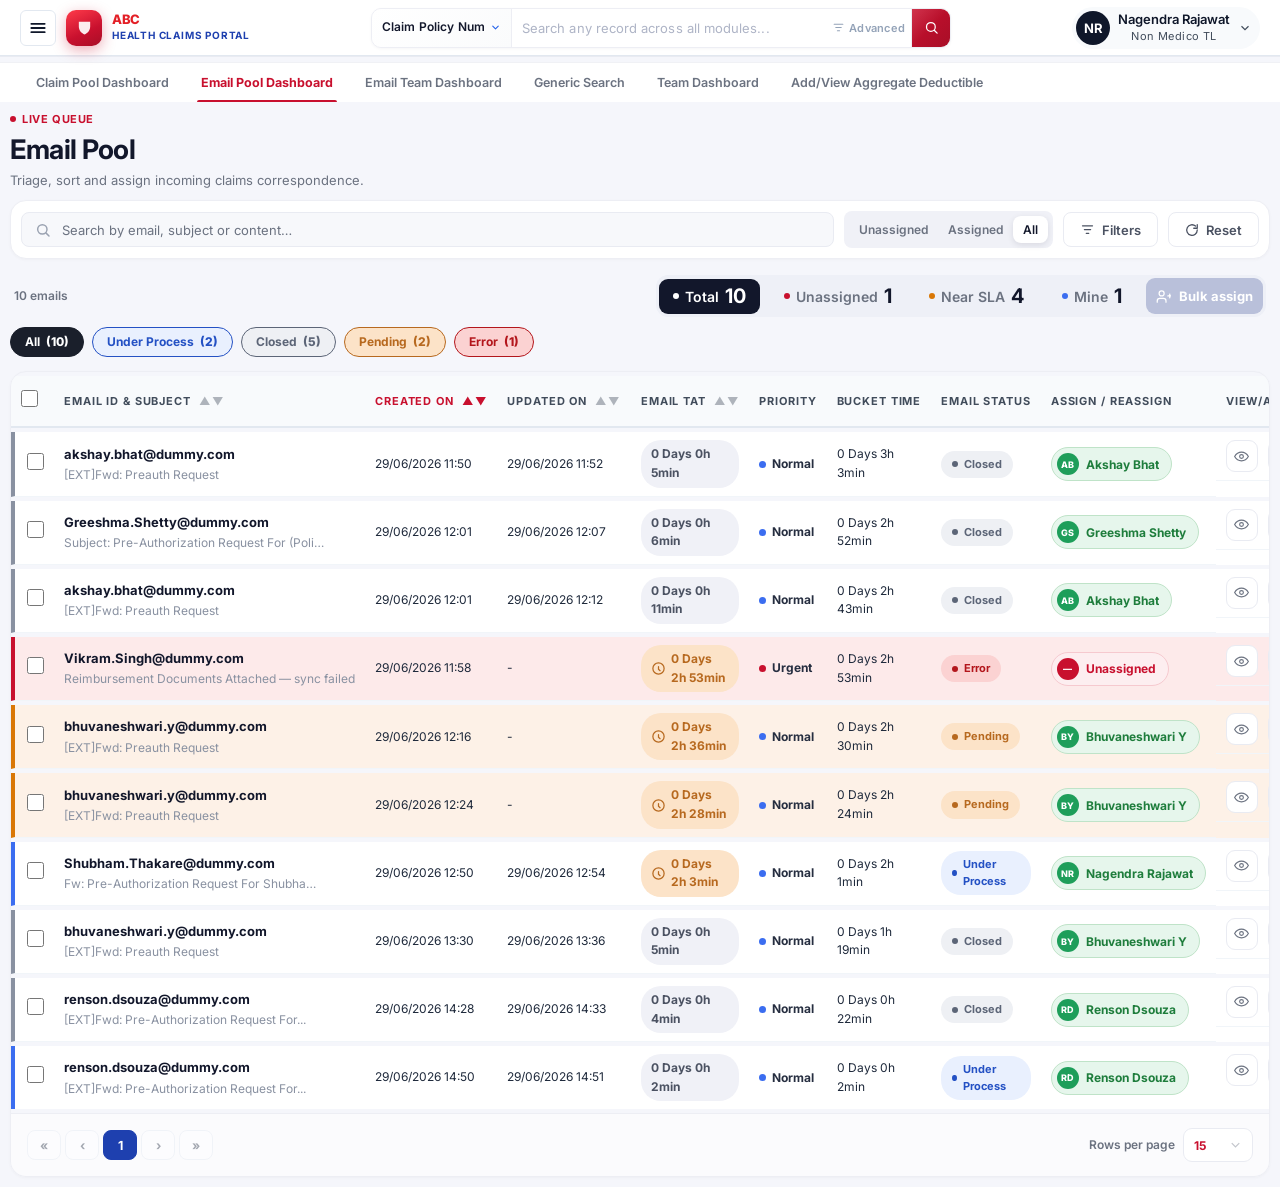
<file: email-pool-dashboard-modern3.html>
<!doctype html>
<html lang="en">

<head>
  <meta charset="UTF-8" />
  <meta name="viewport" content="width=device-width, initial-scale=1.0" />
  <title>Email Pool | ABC Health Claims Portal</title>
  <link rel="preconnect" href="https://fonts.googleapis.com" />
  <link
    href="https://fonts.googleapis.com/css2?family=Inter:wght@400;500;600;700;800&display=swap"
    rel="stylesheet" />
  <link rel="stylesheet" href="https://fonts.googleapis.com/icon?family=Material+Icons" />
  <!-- =====================================================================
       AGENTS.md compliance:
       - Design tokens in variables.css (single shared source — must load first)
       - Shared header/component styles in styles.css (same header as index.html)
       - Email Pool page-specific styles in email-pool-styles.css
       - Behaviour in email-pool-app.js (plus shared/searchable-select.js,
         the one shared/ script this page loads — see AGENTS.md Iterations)
       - No inline CSS (style="") in this document
       - No inline JavaScript (onclick, onchange, etc.) in this document
       ===================================================================== -->
  <!-- Design tokens — shared, single source; must load before styles.css -->
  <link rel="stylesheet" href="variables.css">
  <!-- Shared header & component styles (same header as index.html) -->
  <link rel="stylesheet" href="styles.css">
  <!-- Email Pool page-specific styles -->
  <link rel="stylesheet" href="email-pool-styles.css">
</head>

<body>
  <a href="#main" class="skip-link">Skip to content</a>

  <!-- ===================== HEADER ===================== -->
  <div class="topbar">
    <div class="brand">
      <div class="hamburger-wrap" id="hamburgerWrap">
        <button class="hamburger-btn" id="hamburgerBtn" type="button" aria-label="Open navigation menu"
          aria-haspopup="true" aria-expanded="false" aria-controls="navDropdownMenu" class="hamburger-mr">
          <svg viewBox="0 0 24 24" fill="none" stroke="currentColor" stroke-width="2.2" stroke-linecap="round">
            <line x1="4" y1="7" x2="20" y2="7" />
            <line x1="4" y1="12" x2="20" y2="12" />
            <line x1="4" y1="17" x2="20" y2="17" />
          </svg>
        </button>

        <div class="nav-dropdown-menu hidden" id="navDropdownMenu">
          <div class="nav-dropdown-head">Navigate</div>
          <div class="nav-dropdown-body">
            <div class="nav-dropdown-section-label">Modules</div>
            <a href="./index.html" class="nav-dropdown-link">
              <svg viewBox="0 0 24 24" fill="none" stroke="currentColor" stroke-width="2">
                <path d="M14 2H6a2 2 0 0 0-2 2v16a2 2 0 0 0 2 2h12a2 2 0 0 0 2-2V8z" />
                <polyline points="14 2 14 8 20 8" />
              </svg>
              Scan Tag
            </a>
            <a href="./email-pool-dashboard-modern3.html" class="nav-dropdown-link active" aria-current="page">
              <svg viewBox="0 0 24 24" fill="none" stroke="currentColor" stroke-width="2">
                <path d="M4 4h16c1.1 0 2 .9 2 2v12c0 1.1-.9 2-2 2H4c-1.1 0-2-.9-2-2V6c0-1.1.9-2 2-2z" />
                <polyline points="22,6 12,13 2,6" />
              </svg>
              Email Pool
            </a>
            <a href="./email-team-dashboard.html" class="nav-dropdown-link">
              <svg viewBox="0 0 24 24" fill="none" stroke="currentColor" stroke-width="2">
                <rect x="3" y="3" width="7" height="7" />
                <rect x="14" y="3" width="7" height="7" />
                <rect x="14" y="14" width="7" height="7" />
                <rect x="3" y="14" width="7" height="7" />
              </svg>
              Email Team Dashboard
            </a>
            <a href="./reports.html" class="nav-dropdown-link disabled" aria-disabled="true">
              <svg viewBox="0 0 24 24" fill="none" stroke="currentColor" stroke-width="2">
                <line x1="18" y1="20" x2="18" y2="10" />
                <line x1="12" y1="20" x2="12" y2="4" />
                <line x1="6" y1="20" x2="6" y2="14" />
              </svg>
              Reports
            </a>

            <div class="nav-dropdown-divider"></div>
            <div class="nav-dropdown-section-label">Quick Actions</div>
            <a href="./index.html" class="nav-dropdown-link">
              <svg viewBox="0 0 24 24" fill="none" stroke="currentColor" stroke-width="2">
                <line x1="8" y1="6" x2="21" y2="6" />
                <line x1="8" y1="12" x2="21" y2="12" />
                <line x1="8" y1="18" x2="21" y2="18" />
                <line x1="3" y1="6" x2="3.01" y2="6" />
                <line x1="3" y1="12" x2="3.01" y2="12" />
                <line x1="3" y1="18" x2="3.01" y2="18" />
              </svg>
              List View
            </a>
            <a href="./index.html" class="nav-dropdown-link">
              <svg viewBox="0 0 24 24" fill="none" stroke="currentColor" stroke-width="2">
                <circle cx="12" cy="12" r="10" />
                <line x1="12" y1="8" x2="12" y2="16" />
                <line x1="8" y1="12" x2="16" y2="12" />
              </svg>
              Create New Entry
            </a>
          </div>
        </div>
      </div>
      <div class="brand-mark">
        <svg viewBox="0 0 24 24" fill="none">
          <path d="M4 4h16v6.5c0 6-4 9.5-8 11.5-4-2-8-5.5-8-11.5V4z" fill="#fff" fill-opacity=".92" />
        </svg>
      </div>
      <div class="brand-text">
        <b>ABC</b>
        <span>HEALTH CLAIMS PORTAL</span>
      </div>
    </div>

    <!-- ===== Global Search Bar ===== -->
    <div class="global-search" role="search" aria-label="Global search across records">
      <!-- ===== Custom Dropdown ===== -->
      <div class="gs-dropdown" id="gsDropdown">
        <div class="gs-dropdown__trigger" id="gsDropdownTrigger" role="button" tabindex="0" aria-haspopup="listbox"
          aria-expanded="false" aria-label="Search category">
          <span class="gs-dropdown__trigger-label" id="gsDropdownLabel">Claim Policy Num</span>
          <svg class="gs-dropdown__trigger-arrow" viewBox="0 0 24 24" fill="none" stroke="currentColor"
            stroke-width="2.4" stroke-linecap="round" stroke-linejoin="round">
            <polyline points="6 9 12 15 18 9" />
          </svg>
        </div>
        <div class="gs-dropdown__overlay" id="gsDropdownOverlay"></div>
        <div class="gs-dropdown__menu" id="gsDropdownMenu" role="listbox">
          <!-- Populated by JavaScript -->
        </div>
      </div>

      <input class="global-search__input" type="text" id="globalSearchInput"
        placeholder="Search any record across all modules..." aria-label="Search query" autocomplete="off">
      <button class="global-search__clear" id="globalSearchClear" type="button" aria-label="Clear search">
        <svg viewBox="0 0 24 24" fill="none" stroke="currentColor" stroke-width="2" stroke-linecap="round"
          stroke-linejoin="round">
          <circle cx="12" cy="12" r="10" />
          <path d="M15 9l-6 6M9 9l6 6" />
        </svg>
      </button>
      <button class="gs-advanced-btn" id="gsAdvancedBtn" type="button" aria-label="Advanced search"
        title="Advanced Search">
        <svg viewBox="0 0 24 24" fill="none" stroke="currentColor" stroke-width="2" stroke-linecap="round"
          stroke-linejoin="round">
          <line x1="4" y1="6" x2="20" y2="6" />
          <line x1="7" y1="12" x2="17" y2="12" />
          <line x1="10" y1="18" x2="14" y2="18" />
        </svg>
        <span>Advanced</span>
      </button>
      <button class="global-search__submit" id="globalSearchSubmit" type="button" aria-label="Execute search">
        <svg viewBox="0 0 24 24" fill="none" stroke="currentColor" stroke-width="2" stroke-linecap="round"
          stroke-linejoin="round">
          <circle cx="11" cy="11" r="7" />
          <path d="M21 21l-4.3-4.3" />
        </svg>
      </button>
    </div>

    <!-- ===== Advanced Search Modal ===== -->
    <div class="gs-advanced-overlay" id="gsAdvancedOverlay">
      <div class="gs-advanced-modal" id="gsAdvancedModal" role="dialog" aria-label="Advanced Search">
        <div class="gs-advanced-modal__header">
          <span class="gs-advanced-modal__title">
            <svg viewBox="0 0 24 24" fill="none" stroke="currentColor" stroke-width="2" stroke-linecap="round"
              stroke-linejoin="round">
              <circle cx="11" cy="11" r="7" />
              <path d="M21 21l-4.3-4.3" />
              <line x1="4" y1="6" x2="20" y2="6" />
              <line x1="7" y1="12" x2="17" y2="12" />
            </svg>
            Advanced Search
          </span>
          <button class="gs-advanced-modal__close" id="gsAdvancedClose" type="button" aria-label="Close">
            <svg viewBox="0 0 24 24" fill="none" stroke="currentColor" stroke-width="2.4" stroke-linecap="round"
              stroke-linejoin="round">
              <line x1="18" y1="6" x2="6" y2="18" />
              <line x1="6" y1="6" x2="18" y2="18" />
            </svg>
          </button>
        </div>

        <div class="gs-advanced-modal__body">
          <!-- Row: Category Dropdown + Keyword -->
          <div class="gs-advanced-row">
            <div class="gs-advanced-field">
              <label>Category</label>
              <select id="gsAdvCategory">
                <!-- populated by JS -->
              </select>
            </div>
            <div class="gs-advanced-field">
              <label>Keyword</label>
              <input type="text" id="gsAdvKeyword" placeholder="Enter search term…">
            </div>
          </div>

          <!-- DOA/DOL Date Picker -->
          <div class="gs-advanced-field">
            <label>DOA / DOL <span class="req">*</span></label>
            <input type="date" id="gsAdvDateRange">
          </div>

          <!-- Toggle: Insured Name / DOB -->
          <div>
            <label class="nav-search-label">Search
              by</label>
            <div class="gs-advanced-toggle-group">
              <button class="gs-advanced-toggle active" id="gsAdvToggleName" type="button">
                <svg viewBox="0 0 24 24" fill="none" stroke="currentColor" stroke-width="2" stroke-linecap="round"
                  stroke-linejoin="round">
                  <circle cx="12" cy="8" r="3.2" />
                  <path d="M5 20c1-4 4-6 7-6s6 2 7 6" />
                </svg>
                Insured Name
              </button>
              <button class="gs-advanced-toggle" id="gsAdvToggleDob" type="button">
                <svg viewBox="0 0 24 24" fill="none" stroke="currentColor" stroke-width="2" stroke-linecap="round"
                  stroke-linejoin="round">
                  <rect x="3" y="4" width="18" height="18" rx="2" />
                  <line x1="16" y1="2" x2="16" y2="6" />
                  <line x1="8" y1="2" x2="8" y2="6" />
                  <line x1="3" y1="10" x2="21" y2="10" />
                </svg>
                Date of Birth
              </button>
            </div>
          </div>

          <!-- Conditional field -->
          <div class="gs-advanced-field gs-advanced-conditional" id="gsAdvConditionalField">
            <label id="gsAdvConditionalLabel">Insured Name</label>
            <input type="text" id="gsAdvConditionalInput" placeholder="Enter insured name…">
          </div>
        </div>

        <div class="gs-advanced-modal__footer">
          <button class="btn btn-outline" id="gsAdvancedClearAll" type="button">Clear All</button>
          <button class="btn btn-primary" id="gsAdvancedSearch" type="button">
            <svg viewBox="0 0 24 24" fill="none" stroke="currentColor" stroke-width="2" stroke-linecap="round"
              stroke-linejoin="round">
              <circle cx="11" cy="11" r="7" />
              <path d="M21 21l-4.3-4.3" />
            </svg>
            Search
          </button>
        </div>
      </div>
    </div>

<div class="profile-wrap" id="profileWrap">
      <button class="who profile-btn" id="profileBtn" type="button">
        <div class="avatar" id="profileAvatar">NR</div>
        <div class="who-text">
          <b id="profileUserName">Nagendra Rajawat</b>
          <span id="profileRoleName">Non Medico TL</span>
        </div>
        <svg class="chevron" viewBox="0 0 24 24" fill="none" stroke="currentColor" stroke-width="2">
          <path d="M6 9l6 6 6-6" />
        </svg>
      </button>
      <div class="role-dropdown hidden" id="roleDropdown">
        <div class="role-dropdown-title">Select Role</div>
        <div class="role-list" id="roleList"></div>
      </div>
    </div>
  </div>

  <!-- Row 2: Navigation tabs at bottom of header -->
  <nav class="topbar-tabs-row" aria-label="Primary navigation">
    <div class="topbar-tabs-inner">
      <a class="nav-tab" href="./ABC_Reimbursement_ver1.html">Claim Pool Dashboard</a>
      <a class="nav-tab active" href="#" aria-current="page">Email Pool Dashboard</a>
      <a class="nav-tab" href="./email-team-dashboard.html">Email Team Dashboard</a>
      <a class="nav-tab" href="#">Generic Search</a>
      <a class="nav-tab" href="#">Team Dashboard</a>
      <a class="nav-tab" href="#">Add/View Aggregate Deductible</a>
    </div>
  </nav>

  <main id="main" class="page">
    <div class="page-head">
      <div>
        <div class="eyebrow">Live queue</div>
        <h1 class="page-title">Email Pool</h1>
        <p class="page-sub">
          Triage, sort and assign incoming claims correspondence.
        </p>
      </div>

    </div>

    <!-- Toolbar -->
    <section class="toolbar" aria-label="Search and filter">
      <div class="toolbar-row">
        <div class="search-wrap">
          <svg width="16" height="16" viewBox="0 0 24 24" fill="none" aria-hidden="true">
            <circle cx="11" cy="11" r="7" stroke="currentColor" stroke-width="2.2" />
            <path d="M21 21l-4.3-4.3" stroke="currentColor" stroke-width="2.2" stroke-linecap="round" />
          </svg>
          <label for="fSearch" class="sr-only">Search by email, subject or content</label>
          <input type="text" id="fSearch" placeholder="Search by email, subject or content…" autocomplete="off" />
        </div>
        <div class="segmented" role="group" aria-label="View filter">
          <button class="seg-btn" data-view="Unassigned" type="button">
            Unassigned
          </button>
          <button class="seg-btn" data-view="Assigned" type="button">
            Assigned
          </button>
          <button class="seg-btn active" data-view="All" type="button">
            All
          </button>
        </div>
        <button class="tool-btn" id="filterToggle" type="button" aria-expanded="false" aria-controls="filtersDrawer">
          <svg width="15" height="15" viewBox="0 0 24 24" fill="none" aria-hidden="true">
            <path d="M4 6h16M7 12h10M10 18h4" stroke="currentColor" stroke-width="2" stroke-linecap="round" />
          </svg>
          Filters
          <span class="filter-count" id="filterCount" style="display: none">0</span>
        </button>
        <button class="tool-btn" id="resetBtn" type="button">
          <svg width="14" height="14" viewBox="0 0 24 24" fill="none" aria-hidden="true">
            <path d="M21 12a9 9 0 1 1-3-6.7" stroke="currentColor" stroke-width="2.2" stroke-linecap="round" />
            <path d="M21 3v6h-6" stroke="currentColor" stroke-width="2.2" stroke-linecap="round"
              stroke-linejoin="round" />
          </svg>
          Reset
        </button>
      </div>

      <div class="filters-drawer" id="filtersDrawer">
        <div class="filters-grid">
          <div class="field">
            <label for="fFrom">From date &amp; time</label>
            <input type="datetime-local" id="fFrom" value="2026-06-29T00:00" />
          </div>
          <div class="field">
            <label for="fTo">To date &amp; time</label>
            <input type="datetime-local" id="fTo" value="2026-06-29T23:59" />
          </div>
          <div class="field">
            <label for="fPolicy">Policy number</label>
            <input type="text" id="fPolicy" placeholder="Enter policy number" />
          </div>
          <div class="field">
            <label for="fClaim">Claim number</label>
            <input type="text" id="fClaim" placeholder="Enter claim number" />
          </div>
        </div>
      </div>
    </section>

    <!-- Bulk action bar -->
    <div class="bulk-bar" id="bulkBar">
      <div class="bulk-bar-left">
        <span id="bulkCount"><b>0</b> selected</span>
      </div>
      <div class="bulk-actions">
        <button class="bulk-assign-mini" id="bulkAssignMini" type="button">
          Assign to me
        </button>
        <button class="bulk-clear" id="bulkClear" type="button">Clear</button>
      </div>
    </div>

    <div class="list-head">
      <span class="list-count" id="resultCount">2 emails</span>
      <!-- KPI tab bar -->
      <section class="kpi-strip" aria-label="Queue overview">
        <div class="kpi-card kpi-total kpi-active" data-kpi="All" role="button" tabindex="0" aria-pressed="true"
          title="Show all emails">
          <div class="kpi-card-body">
            <div class="kpi-value" id="kpiTotal">–</div>
            <div class="kpi-label">Total</div>
          </div>
        </div>
        <div class="kpi-card kpi-unassigned" data-kpi="Unassigned" role="button" tabindex="0" aria-pressed="false"
          title="Show only unassigned emails">
          <div class="kpi-card-body">
            <div class="kpi-value" id="kpiUnassigned">–</div>
            <div class="kpi-label">Unassigned</div>
          </div>
        </div>
        <div class="kpi-card kpi-overdue" data-kpi="Overdue" role="button" tabindex="0" aria-pressed="false"
          title="Show Near SLA emails (high TAT / Error)">
          <div class="kpi-card-body">
            <div class="kpi-value" id="kpiOverdue">–</div>
            <div class="kpi-label">Near SLA</div>
          </div>
        </div>
        <div class="kpi-card kpi-mine" data-kpi="Mine" role="button" tabindex="0" aria-pressed="false"
          title="Show only emails assigned to you">
          <div class="kpi-card-body">
            <div class="kpi-value" id="kpiMine">–</div>
            <div class="kpi-label">Mine</div>
          </div>
        </div>
        <button class="btn btn-primary" id="bulkAssignBtn" disabled type="button">
          <svg width="15" height="15" viewBox="0 0 24 24" fill="none" aria-hidden="true">
            <path d="M16 21v-2a4 4 0 0 0-4-4H6a4 4 0 0 0-4 4v2" stroke="currentColor" stroke-width="2"
              stroke-linecap="round" />
            <circle cx="9" cy="7" r="4" stroke="currentColor" stroke-width="2" />
            <path d="M22 8v6M19 11h6" stroke="currentColor" stroke-width="2" stroke-linecap="round" />
          </svg>
          Bulk assign
        </button>
      </section>
    </div>

    <div class="status-chip-group" id="statusChipGroup" role="group" aria-label="Filter by status"></div>
    <div class="sr-only" id="statusChipAnnouncer" role="status" aria-live="polite"></div>

    <section class="table-card" aria-label="Email results">
      <div class="table-scroll">
        <table>
          <thead>
            <tr>
              <th style="width: 36px">
                <input type="checkbox" class="checkbox" id="selectAll" aria-label="Select all visible emails" />
              </th>
              <th class="sortable" tabindex="0" data-sort="id">
                Email ID &amp; Subject <span class="sort-ic">▲▼</span>
              </th>
              <th class="sortable" tabindex="0" data-sort="created">
                Created On <span class="sort-ic">▲▼</span>
              </th>
              <th class="sortable" tabindex="0" data-sort="updated">
                Updated On <span class="sort-ic">▲▼</span>
              </th>
              <th class="sortable" tabindex="0" data-sort="tat">
                Email TAT <span class="sort-ic">▲▼</span>
              </th>
              <th>Priority</th>
              <th>Bucket Time</th>
              <th>Email Status</th>
              <th>Assign / Reassign</th>
              <th style="text-align: center">View/Action</th>
            </tr>
          </thead>
          <tbody id="tableBody"></tbody>
        </table>
      </div>
      <div class="table-foot">
        <div class="pager" id="pager"></div>
        <div class="rows-per-page">
          Rows per page
          <select id="rowsPerPage">
            <option>10</option>
            <option selected>15</option>
            <option>25</option>
            <option>50</option>
          </select>
        </div>
      </div>
    </section>
  </main>

  <div class="popover" id="reassignPop" role="dialog" aria-modal="false" aria-label="Assign email">
    <div class="popover-label">Assign / Reassign</div>

    <div class="reassign-inner">
      <div class="reassign-search-wrap">
        <svg viewBox="0 0 24 24" fill="none" stroke="currentColor" stroke-width="2" stroke-linecap="round"
          stroke-linejoin="round" aria-hidden="true">
          <circle cx="11" cy="11" r="7" />
          <path d="M21 21l-4.3-4.3" />
        </svg>
        <label class="sr-only" for="reassignSearch">Search user</label>
        <input class="reassign-search-input" id="reassignSearch" type="text" placeholder="Search user…"
          autocomplete="off">
      </div>

      <div class="reassign-user-list" id="reassignUserList">
        <button class="reassign-user-item" type="button" data-name="Priya Sharma" data-handle="priya.sharma"
          data-user="Priya Sharma">
          <span class="reassign-user-avatar">PS</span>
          <span class="reassign-user-name">Priya Sharma</span>
          <svg class="reassign-user-check" viewBox="0 0 24 24" fill="none" stroke="currentColor" stroke-width="2.4"
            stroke-linecap="round" stroke-linejoin="round">
            <polyline points="20 6 9 17 4 12" />
          </svg>
        </button>
        <button class="reassign-user-item" type="button" data-name="Ajay Rai" data-handle="ajay.rai"
          data-user="Ajay Rai">
          <span class="reassign-user-avatar">AR</span>
          <span class="reassign-user-name">Ajay Rai</span>
          <svg class="reassign-user-check" viewBox="0 0 24 24" fill="none" stroke="currentColor" stroke-width="2.4"
            stroke-linecap="round" stroke-linejoin="round">
            <polyline points="20 6 9 17 4 12" />
          </svg>
        </button>
        <button class="reassign-user-item" type="button" data-name="Nagendra Rajawat" data-handle="nagendra.rajawat"
          data-user="Nagendra Rajawat">
          <span class="reassign-user-avatar">NR</span>
          <span class="reassign-user-name">Nagendra Rajawat (me)</span>
          <svg class="reassign-user-check" viewBox="0 0 24 24" fill="none" stroke="currentColor" stroke-width="2.4"
            stroke-linecap="round" stroke-linejoin="round">
            <polyline points="20 6 9 17 4 12" />
          </svg>
        </button>
        <button class="reassign-user-item" type="button" data-name="Unassigned" data-handle="" data-user="Unassigned">
          <span class="reassign-user-avatar">—</span>
          <span class="reassign-user-name">Unassign</span>
          <svg class="reassign-user-check" viewBox="0 0 24 24" fill="none" stroke="currentColor" stroke-width="2.4"
            stroke-linecap="round" stroke-linejoin="round">
            <polyline points="20 6 9 17 4 12" />
          </svg>
        </button>
      </div>

      <label class="reassign-reason-label" for="reassignReason">Reason for assignment</label>
      <textarea class="reassign-reason-textarea" id="reassignReason" rows="3" placeholder="Enter reason…"
        aria-describedby="reassignReasonHelp"></textarea>
      <div id="reassignReasonHelp" class="sr-only">Reason is required.</div>

      <div class="reassign-actions">
        <button class="reassign-btn-save" id="reassignSaveBtn" type="button">Save</button>
        <button class="reassign-btn-cancel" id="reassignCancelBtn" type="button">Cancel</button>
      </div>
    </div>
  </div>

  <div class="toast" id="toast" role="status" aria-live="polite">
    <span class="dot" aria-hidden="true"></span>
    <span id="toastMsg">Done</span>
  </div>

<!-- shared/searchable-select.js is the one shared/ script this otherwise
     self-contained page loads — see AGENTS.md Iterations for why: it's a
     brand-new, page-agnostic DOM utility with no page-specific logic to
     duplicate, so one extra classic <script> tag (plain global, no
     import/export, same file:// -safe pattern as every other shared/
     script) was judged lower-risk than hand-duplicating ~250 lines of
     component logic into email-pool-app.js and keeping two copies in
     sync. Loaded with defer, same as this page's own script, and before
     it so initSearchableSelect() etc. are defined first. -->
<script src="shared/searchable-select.js" defer></script>
<script src="email-pool-app.js" defer></script>
</body>

</html>
</file>
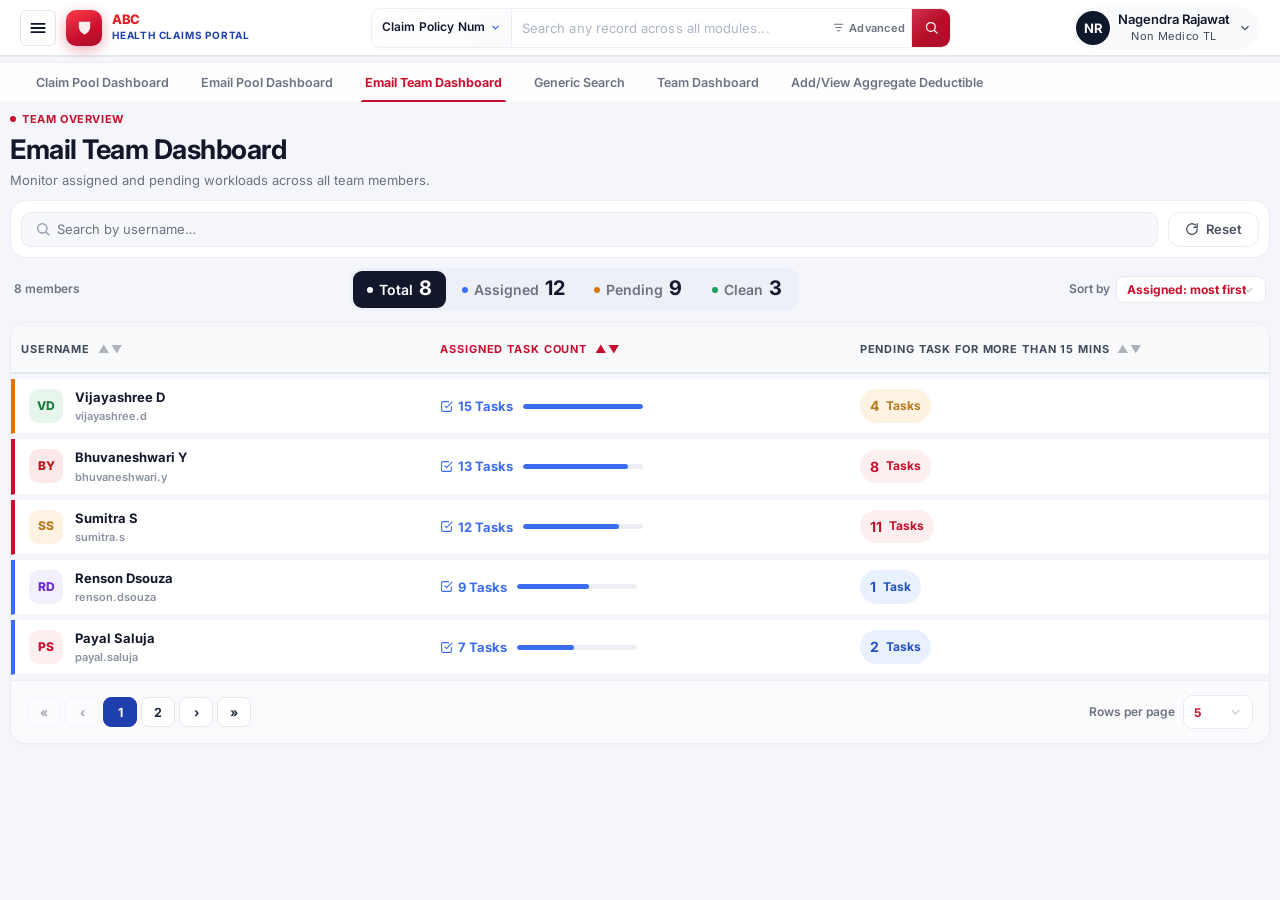
<file: email-team-dashboard.html>
<!doctype html>
<html lang="en">

<head>
  <meta charset="UTF-8" />
  <meta name="viewport" content="width=device-width, initial-scale=1.0" />
  <title>Email Team Dashboard | ABC Health Claims Portal</title>
  <link rel="preconnect" href="https://fonts.googleapis.com" />
  <link
    href="https://fonts.googleapis.com/css2?family=Inter:wght@400;500;600;700;800&display=swap"
    rel="stylesheet" />
  <link rel="stylesheet" href="https://fonts.googleapis.com/icon?family=Material+Icons" />
  <!-- =====================================================================
       AGENTS.md compliance:
       - Design tokens in variables.css (single shared source — must load first)
       - Shared header/component styles in styles.css (same header as index.html)
       - Email Team Dashboard page-specific styles in email-team-styles.css
       - Behaviour in email-team-app.js (plus shared/searchable-select.js,
         the one shared/ script this page loads — see AGENTS.md Iterations)
       - No inline CSS (style="") in this document
       - No inline JavaScript (onclick, onchange, etc.) in this document
       ===================================================================== -->
  <!-- Design tokens — shared, single source; must load before styles.css -->
  <link rel="stylesheet" href="variables.css">
  <!-- Shared header & component styles (same header as index.html) -->
  <link rel="stylesheet" href="styles.css">
  <!-- Email Team Dashboard page-specific styles -->
  <link rel="stylesheet" href="email-team-styles.css">
</head>

<body>
  <a href="#main" class="skip-link">Skip to content</a>

  <!-- ===================== HEADER ===================== -->
  <div class="topbar">
    <div class="brand">
      <div class="hamburger-wrap" id="hamburgerWrap">
        <button class="hamburger-btn" id="hamburgerBtn" type="button" aria-label="Open navigation menu"
          aria-haspopup="true" aria-expanded="false" aria-controls="navDropdownMenu" class="hamburger-mr">
          <svg viewBox="0 0 24 24" fill="none" stroke="currentColor" stroke-width="2.2" stroke-linecap="round">
            <line x1="4" y1="7" x2="20" y2="7" />
            <line x1="4" y1="12" x2="20" y2="12" />
            <line x1="4" y1="17" x2="20" y2="17" />
          </svg>
        </button>

        <div class="nav-dropdown-menu hidden" id="navDropdownMenu">
          <div class="nav-dropdown-head">Navigate</div>
          <div class="nav-dropdown-body">
            <div class="nav-dropdown-section-label">Modules</div>
            <a href="./index.html" class="nav-dropdown-link">
              <svg viewBox="0 0 24 24" fill="none" stroke="currentColor" stroke-width="2">
                <path d="M14 2H6a2 2 0 0 0-2 2v16a2 2 0 0 0 2 2h12a2 2 0 0 0 2-2V8z" />
                <polyline points="14 2 14 8 20 8" />
              </svg>
              Scan Tag
            </a>
            <a href="./email-pool-dashboard-modern3.html" class="nav-dropdown-link">
              <svg viewBox="0 0 24 24" fill="none" stroke="currentColor" stroke-width="2">
                <path d="M4 4h16c1.1 0 2 .9 2 2v12c0 1.1-.9 2-2 2H4c-1.1 0-2-.9-2-2V6c0-1.1.9-2 2-2z" />
                <polyline points="22,6 12,13 2,6" />
              </svg>
              Email Pool
            </a>
            <a href="./email-team-dashboard.html" class="nav-dropdown-link active" aria-current="page">
              <svg viewBox="0 0 24 24" fill="none" stroke="currentColor" stroke-width="2">
                <rect x="3" y="3" width="7" height="7" />
                <rect x="14" y="3" width="7" height="7" />
                <rect x="14" y="14" width="7" height="7" />
                <rect x="3" y="14" width="7" height="7" />
              </svg>
              Email Team Dashboard
            </a>
            <a href="./reports.html" class="nav-dropdown-link disabled" aria-disabled="true">
              <svg viewBox="0 0 24 24" fill="none" stroke="currentColor" stroke-width="2">
                <line x1="18" y1="20" x2="18" y2="10" />
                <line x1="12" y1="20" x2="12" y2="4" />
                <line x1="6" y1="20" x2="6" y2="14" />
              </svg>
              Reports
            </a>

            <div class="nav-dropdown-divider"></div>
            <div class="nav-dropdown-section-label">Quick Actions</div>
            <a href="./index.html" class="nav-dropdown-link">
              <svg viewBox="0 0 24 24" fill="none" stroke="currentColor" stroke-width="2">
                <line x1="8" y1="6" x2="21" y2="6" />
                <line x1="8" y1="12" x2="21" y2="12" />
                <line x1="8" y1="18" x2="21" y2="18" />
                <line x1="3" y1="6" x2="3.01" y2="6" />
                <line x1="3" y1="12" x2="3.01" y2="12" />
                <line x1="3" y1="18" x2="3.01" y2="18" />
              </svg>
              List View
            </a>
            <a href="./index.html" class="nav-dropdown-link">
              <svg viewBox="0 0 24 24" fill="none" stroke="currentColor" stroke-width="2">
                <circle cx="12" cy="12" r="10" />
                <line x1="12" y1="8" x2="12" y2="16" />
                <line x1="8" y1="12" x2="16" y2="12" />
              </svg>
              Create New Entry
            </a>
          </div>
        </div>
      </div>
      <div class="brand-mark">
        <svg viewBox="0 0 24 24" fill="none">
          <path d="M4 4h16v6.5c0 6-4 9.5-8 11.5-4-2-8-5.5-8-11.5V4z" fill="#fff" fill-opacity=".92" />
        </svg>
      </div>
      <div class="brand-text">
        <b>ABC</b>
        <span>HEALTH CLAIMS PORTAL</span>
      </div>
    </div>

    <!-- ===== Global Search Bar ===== -->
    <div class="global-search" role="search" aria-label="Global search across records">
      <!-- ===== Custom Dropdown ===== -->
      <div class="gs-dropdown" id="gsDropdown">
        <div class="gs-dropdown__trigger" id="gsDropdownTrigger" role="button" tabindex="0" aria-haspopup="listbox"
          aria-expanded="false" aria-label="Search category">
          <span class="gs-dropdown__trigger-label" id="gsDropdownLabel">Claim Policy Num</span>
          <svg class="gs-dropdown__trigger-arrow" viewBox="0 0 24 24" fill="none" stroke="currentColor"
            stroke-width="2.4" stroke-linecap="round" stroke-linejoin="round">
            <polyline points="6 9 12 15 18 9" />
          </svg>
        </div>
        <div class="gs-dropdown__overlay" id="gsDropdownOverlay"></div>
        <div class="gs-dropdown__menu" id="gsDropdownMenu" role="listbox">
          <!-- Populated by JavaScript -->
        </div>
      </div>

      <input class="global-search__input" type="text" id="globalSearchInput"
        placeholder="Search any record across all modules..." aria-label="Search query" autocomplete="off">
      <button class="global-search__clear" id="globalSearchClear" type="button" aria-label="Clear search">
        <svg viewBox="0 0 24 24" fill="none" stroke="currentColor" stroke-width="2" stroke-linecap="round"
          stroke-linejoin="round">
          <circle cx="12" cy="12" r="10" />
          <path d="M15 9l-6 6M9 9l6 6" />
        </svg>
      </button>
      <button class="gs-advanced-btn" id="gsAdvancedBtn" type="button" aria-label="Advanced search"
        title="Advanced Search">
        <svg viewBox="0 0 24 24" fill="none" stroke="currentColor" stroke-width="2" stroke-linecap="round"
          stroke-linejoin="round">
          <line x1="4" y1="6" x2="20" y2="6" />
          <line x1="7" y1="12" x2="17" y2="12" />
          <line x1="10" y1="18" x2="14" y2="18" />
        </svg>
        <span>Advanced</span>
      </button>
      <button class="global-search__submit" id="globalSearchSubmit" type="button" aria-label="Execute search">
        <svg viewBox="0 0 24 24" fill="none" stroke="currentColor" stroke-width="2" stroke-linecap="round"
          stroke-linejoin="round">
          <circle cx="11" cy="11" r="7" />
          <path d="M21 21l-4.3-4.3" />
        </svg>
      </button>
    </div>

    <!-- ===== Advanced Search Modal ===== -->
    <div class="gs-advanced-overlay" id="gsAdvancedOverlay">
      <div class="gs-advanced-modal" id="gsAdvancedModal" role="dialog" aria-label="Advanced Search">
        <div class="gs-advanced-modal__header">
          <span class="gs-advanced-modal__title">
            <svg viewBox="0 0 24 24" fill="none" stroke="currentColor" stroke-width="2" stroke-linecap="round"
              stroke-linejoin="round">
              <circle cx="11" cy="11" r="7" />
              <path d="M21 21l-4.3-4.3" />
              <line x1="4" y1="6" x2="20" y2="6" />
              <line x1="7" y1="12" x2="17" y2="12" />
            </svg>
            Advanced Search
          </span>
          <button class="gs-advanced-modal__close" id="gsAdvancedClose" type="button" aria-label="Close">
            <svg viewBox="0 0 24 24" fill="none" stroke="currentColor" stroke-width="2.4" stroke-linecap="round"
              stroke-linejoin="round">
              <line x1="18" y1="6" x2="6" y2="18" />
              <line x1="6" y1="6" x2="18" y2="18" />
            </svg>
          </button>
        </div>

        <div class="gs-advanced-modal__body">
          <!-- Row: Category Dropdown + Keyword -->
          <div class="gs-advanced-row">
            <div class="gs-advanced-field">
              <label>Category</label>
              <select id="gsAdvCategory">
                <!-- populated by JS -->
              </select>
            </div>
            <div class="gs-advanced-field">
              <label>Keyword</label>
              <input type="text" id="gsAdvKeyword" placeholder="Enter search term…">
            </div>
          </div>

          <!-- DOA/DOL Date Picker -->
          <div class="gs-advanced-field">
            <label>DOA / DOL <span class="req">*</span></label>
            <input type="date" id="gsAdvDateRange">
          </div>

          <!-- Toggle: Insured Name / DOB -->
          <div>
            <label
              class="nav-search-label">Search
              by</label>
            <div class="gs-advanced-toggle-group">
              <button class="gs-advanced-toggle active" id="gsAdvToggleName" type="button">
                <svg viewBox="0 0 24 24" fill="none" stroke="currentColor" stroke-width="2" stroke-linecap="round"
                  stroke-linejoin="round">
                  <circle cx="12" cy="8" r="3.2" />
                  <path d="M5 20c1-4 4-6 7-6s6 2 7 6" />
                </svg>
                Insured Name
              </button>
              <button class="gs-advanced-toggle" id="gsAdvToggleDob" type="button">
                <svg viewBox="0 0 24 24" fill="none" stroke="currentColor" stroke-width="2" stroke-linecap="round"
                  stroke-linejoin="round">
                  <rect x="3" y="4" width="18" height="18" rx="2" />
                  <line x1="16" y1="2" x2="16" y2="6" />
                  <line x1="8" y1="2" x2="8" y2="6" />
                  <line x1="3" y1="10" x2="21" y2="10" />
                </svg>
                Date of Birth
              </button>
            </div>
          </div>

          <!-- Conditional field -->
          <div class="gs-advanced-field gs-advanced-conditional" id="gsAdvConditionalField">
            <label id="gsAdvConditionalLabel">Insured Name</label>
            <input type="text" id="gsAdvConditionalInput" placeholder="Enter insured name…">
          </div>
        </div>

        <div class="gs-advanced-modal__footer">
          <button class="btn btn-outline" id="gsAdvancedClearAll" type="button">Clear All</button>
          <button class="btn btn-primary" id="gsAdvancedSearch" type="button">
            <svg viewBox="0 0 24 24" fill="none" stroke="currentColor" stroke-width="2" stroke-linecap="round"
              stroke-linejoin="round">
              <circle cx="11" cy="11" r="7" />
              <path d="M21 21l-4.3-4.3" />
            </svg>
            Search
          </button>
        </div>
      </div>
    </div>

<div class="profile-wrap" id="profileWrap">
      <button class="who profile-btn" id="profileBtn" type="button">
        <div class="avatar" id="profileAvatar">NR</div>
        <div class="who-text">
          <b id="profileUserName">Nagendra Rajawat</b>
          <span id="profileRoleName">Non Medico TL</span>
        </div>
        <svg class="chevron" viewBox="0 0 24 24" fill="none" stroke="currentColor" stroke-width="2">
          <path d="M6 9l6 6 6-6" />
        </svg>
      </button>

      <div class="role-dropdown hidden" id="roleDropdown">
        <div class="role-dropdown-title">Select Role</div>
        <div class="role-list" id="roleList"></div>
      </div>
    </div>
  </div>

    <nav class="topbar-tabs-row" aria-label="Primary navigation">
      <div class="topbar-tabs-inner">
        <a class="nav-tab" href="./ABC_Reimbursement_ver1.html">Claim Pool Dashboard</a>
        <a class="nav-tab" href="./email-pool-dashboard-modern3.html">Email Pool Dashboard</a>
        <a class="nav-tab active" href="#" aria-current="page">Email Team Dashboard</a>
        <a class="nav-tab" href="#">Generic Search</a>
        <a class="nav-tab" href="#">Team Dashboard</a>
        <a class="nav-tab" href="#">Add/View Aggregate Deductible</a>
      </div>
    </nav>

  <main id="main" class="page">
    <!-- Page head -->
    <div class="page-head">
      <div>
        <div class="eyebrow">Team overview</div>
        <h1 class="page-title">Email Team Dashboard</h1>
        <p class="page-sub">
          Monitor assigned and pending workloads across all team members.
        </p>
      </div>
    </div>

    <!-- Toolbar -->
    <section class="toolbar" aria-label="Search">
      <div class="toolbar-row">
        <div class="search-wrap">
          <svg width="16" height="16" viewBox="0 0 24 24" fill="none">
            <circle cx="11" cy="11" r="7" stroke="currentColor" stroke-width="2.2" />
            <path d="M21 21l-4.3-4.3" stroke="currentColor" stroke-width="2.2" stroke-linecap="round" />
          </svg>
          <label for="fSearch" class="sr-only">Search by username</label>
          <input type="text" id="fSearch" placeholder="Search by username…" autocomplete="off" />
        </div>
        <button class="tool-btn" id="resetBtn" type="button">
          <svg width="14" height="14" viewBox="0 0 24 24" fill="none">
            <path d="M21 12a9 9 0 1 1-3-6.7" stroke="currentColor" stroke-width="2.2" stroke-linecap="round" />
            <path d="M21 3v6h-6" stroke="currentColor" stroke-width="2.2" stroke-linecap="round"
              stroke-linejoin="round" />
          </svg>
          Reset
        </button>
      </div>
    </section>

    <!-- List head -->
    <div class="list-head">
      <span class="list-count" id="resultCount">– members</span>
      <!-- KPI tab bar -->
      <section class="kpi-strip" aria-label="Team overview">
        <div class="kpi-card kpi-total kpi-selected">
          <div class="kpi-card-body">
            <div class="kpi-value" id="kpiMembers">–</div>
            <div class="kpi-label">Total</div>
          </div>
        </div>
        <div class="kpi-card kpi-active">
          <div class="kpi-card-body">
            <div class="kpi-value" id="kpiTotal">–</div>
            <div class="kpi-label">Assigned</div>
          </div>
        </div>
        <div class="kpi-card kpi-overdue">
          <div class="kpi-card-body">
            <div class="kpi-value" id="kpiPending">–</div>
            <div class="kpi-label">Pending</div>
          </div>
        </div>
        <div class="kpi-card kpi-closed">
          <div class="kpi-card-body">
            <div class="kpi-value" id="kpiClean">–</div>
            <div class="kpi-label">Clean</div>
          </div>
        </div>
      </section>
      <label class="sort-label">
        Sort by
        <select id="sortSelect">
          <option value="assigned-desc">Assigned: most first</option>
          <option value="assigned-asc">Assigned: least first</option>
          <option value="pending-desc">Pending: most first</option>
          <option value="pending-asc">Pending: least first</option>
          <option value="name-asc">Name A–Z</option>
        </select>
      </label>
    </div>

    <!-- Table -->
    <section class="table-card" aria-label="Team members">
      <div class="table-scroll">
        <table>
          <thead>
            <tr>
              <th class="sortable" tabindex="0" data-sort="name">
                Username <span class="sort-ic">▲▼</span>
              </th>
              <th class="sortable" tabindex="0" data-sort="assigned">
                Assigned Task Count <span class="sort-ic">▲▼</span>
              </th>
              <th class="sortable" tabindex="0" data-sort="pending">
                Pending Task for More Than 15 mins
                <span class="sort-ic">▲▼</span>
              </th>
            </tr>
          </thead>
          <tbody id="tableBody">
            <!-- ROW: Ajay Rai — assigned:1, pending:0 -->
            <tr class="urg-none" data-name="Ajay Rai" data-handle="ajay.rai" data-assigned="1" data-pending="0">
              <td>
                <div class="uname-cell">
                  <span class="u-avatar" style="background: #e9f0fe; color: #2451c4">AR</span>
                  <span>
                    <div class="u-name">Ajay Rai</div>
                    <div class="u-handle">ajay.rai</div>
                  </span>
                </div>
              </td>
              <td>
                <div class="task-bar-wrap">
                  <a href="#" class="task-link" data-member="Ajay Rai" data-count="1"
                    aria-label="View 1 assigned task for Ajay Rai">
                    <svg width="13" height="13" viewBox="0 0 24 24" fill="none">
                      <path d="M9 11l3 3L22 4" stroke="currentColor" stroke-width="2" stroke-linecap="round"
                        stroke-linejoin="round" />
                      <path d="M21 12v7a2 2 0 0 1-2 2H5a2 2 0 0 1-2-2V5a2 2 0 0 1 2-2h11" stroke="currentColor"
                        stroke-width="2" stroke-linecap="round" stroke-linejoin="round" />
                    </svg>
                    1 Task
                  </a>
                  <div class="task-bar">
                    <div class="task-bar-fill" style="width: 7%"></div>
                  </div>
                </div>
              </td>
              <td>
                <span class="pending-pill pend-zero"><span class="p-count">0</span> Tasks</span>
              </td>
            </tr>

            <!-- ROW: Payal Saluja — assigned:7, pending:2 -->
            <tr class="urg-low" data-name="Payal Saluja" data-handle="payal.saluja" data-assigned="7" data-pending="2">
              <td>
                <div class="uname-cell">
                  <span class="u-avatar" style="background: #fdeef0; color: #c8102e">PS</span>
                  <span>
                    <div class="u-name">Payal Saluja</div>
                    <div class="u-handle">payal.saluja</div>
                  </span>
                </div>
              </td>
              <td>
                <div class="task-bar-wrap">
                  <a href="#" class="task-link" data-member="Payal Saluja" data-count="7"
                    aria-label="View 7 assigned tasks for Payal Saluja">
                    <svg width="13" height="13" viewBox="0 0 24 24" fill="none">
                      <path d="M9 11l3 3L22 4" stroke="currentColor" stroke-width="2" stroke-linecap="round"
                        stroke-linejoin="round" />
                      <path d="M21 12v7a2 2 0 0 1-2 2H5a2 2 0 0 1-2-2V5a2 2 0 0 1 2-2h11" stroke="currentColor"
                        stroke-width="2" stroke-linecap="round" stroke-linejoin="round" />
                    </svg>
                    7 Tasks
                  </a>
                  <div class="task-bar">
                    <div class="task-bar-fill" style="width: 47%"></div>
                  </div>
                </div>
              </td>
              <td>
                <span class="pending-pill pend-low"><span class="p-count">2</span> Tasks</span>
              </td>
            </tr>

            <!-- ROW: Sumitra S — assigned:12, pending:11 -->
            <tr class="urg-high" data-name="Sumitra S" data-handle="sumitra.s" data-assigned="12" data-pending="11">
              <td>
                <div class="uname-cell">
                  <span class="u-avatar" style="background: #fef3e2; color: #b7791f">SS</span>
                  <span>
                    <div class="u-name">Sumitra S</div>
                    <div class="u-handle">sumitra.s</div>
                  </span>
                </div>
              </td>
              <td>
                <div class="task-bar-wrap">
                  <a href="#" class="task-link" data-member="Sumitra S" data-count="12"
                    aria-label="View 12 assigned tasks for Sumitra S">
                    <svg width="13" height="13" viewBox="0 0 24 24" fill="none">
                      <path d="M9 11l3 3L22 4" stroke="currentColor" stroke-width="2" stroke-linecap="round"
                        stroke-linejoin="round" />
                      <path d="M21 12v7a2 2 0 0 1-2 2H5a2 2 0 0 1-2-2V5a2 2 0 0 1 2-2h11" stroke="currentColor"
                        stroke-width="2" stroke-linecap="round" stroke-linejoin="round" />
                    </svg>
                    12 Tasks
                  </a>
                  <div class="task-bar">
                    <div class="task-bar-fill" style="width: 80%"></div>
                  </div>
                </div>
              </td>
              <td>
                <span class="pending-pill pend-high"><span class="p-count">11</span> Tasks</span>
              </td>
            </tr>

            <!-- ROW: Vijayashree D — assigned:15, pending:4 -->
            <tr class="urg-medium" data-name="Vijayashree D" data-handle="vijayashree.d" data-assigned="15"
              data-pending="4">
              <td>
                <div class="uname-cell">
                  <span class="u-avatar" style="background: #e6f6ec; color: #1e7d3c">VD</span>
                  <span>
                    <div class="u-name">Vijayashree D</div>
                    <div class="u-handle">vijayashree.d</div>
                  </span>
                </div>
              </td>
              <td>
                <div class="task-bar-wrap">
                  <a href="#" class="task-link" data-member="Vijayashree D" data-count="15"
                    aria-label="View 15 assigned tasks for Vijayashree D">
                    <svg width="13" height="13" viewBox="0 0 24 24" fill="none">
                      <path d="M9 11l3 3L22 4" stroke="currentColor" stroke-width="2" stroke-linecap="round"
                        stroke-linejoin="round" />
                      <path d="M21 12v7a2 2 0 0 1-2 2H5a2 2 0 0 1-2-2V5a2 2 0 0 1 2-2h11" stroke="currentColor"
                        stroke-width="2" stroke-linecap="round" stroke-linejoin="round" />
                    </svg>
                    15 Tasks
                  </a>
                  <div class="task-bar">
                    <div class="task-bar-fill" style="width: 100%"></div>
                  </div>
                </div>
              </td>
              <td>
                <span class="pending-pill pend-medium"><span class="p-count">4</span> Tasks</span>
              </td>
            </tr>

            <!-- ROW: Renson Dsouza — assigned:9, pending:1 -->
            <tr class="urg-low" data-name="Renson Dsouza" data-handle="renson.dsouza" data-assigned="9"
              data-pending="1">
              <td>
                <div class="uname-cell">
                  <span class="u-avatar" style="background: #f3f0fe; color: #6d28d9">RD</span>
                  <span>
                    <div class="u-name">Renson Dsouza</div>
                    <div class="u-handle">renson.dsouza</div>
                  </span>
                </div>
              </td>
              <td>
                <div class="task-bar-wrap">
                  <a href="#" class="task-link" data-member="Renson Dsouza" data-count="9"
                    aria-label="View 9 assigned tasks for Renson Dsouza">
                    <svg width="13" height="13" viewBox="0 0 24 24" fill="none">
                      <path d="M9 11l3 3L22 4" stroke="currentColor" stroke-width="2" stroke-linecap="round"
                        stroke-linejoin="round" />
                      <path d="M21 12v7a2 2 0 0 1-2 2H5a2 2 0 0 1-2-2V5a2 2 0 0 1 2-2h11" stroke="currentColor"
                        stroke-width="2" stroke-linecap="round" stroke-linejoin="round" />
                    </svg>
                    9 Tasks
                  </a>
                  <div class="task-bar">
                    <div class="task-bar-fill" style="width: 60%"></div>
                  </div>
                </div>
              </td>
              <td>
                <span class="pending-pill pend-low"><span class="p-count">1</span> Task</span>
              </td>
            </tr>

            <!-- ROW: Bhuvaneshwari Y — assigned:13, pending:8 -->
            <tr class="urg-high" data-name="Bhuvaneshwari Y" data-handle="bhuvaneshwari.y" data-assigned="13"
              data-pending="8">
              <td>
                <div class="uname-cell">
                  <span class="u-avatar" style="background: #fce8e8; color: #b3161c">BY</span>
                  <span>
                    <div class="u-name">Bhuvaneshwari Y</div>
                    <div class="u-handle">bhuvaneshwari.y</div>
                  </span>
                </div>
              </td>
              <td>
                <div class="task-bar-wrap">
                  <a href="#" class="task-link" data-member="Bhuvaneshwari Y" data-count="13"
                    aria-label="View 13 assigned tasks for Bhuvaneshwari Y">
                    <svg width="13" height="13" viewBox="0 0 24 24" fill="none">
                      <path d="M9 11l3 3L22 4" stroke="currentColor" stroke-width="2" stroke-linecap="round"
                        stroke-linejoin="round" />
                      <path d="M21 12v7a2 2 0 0 1-2 2H5a2 2 0 0 1-2-2V5a2 2 0 0 1 2-2h11" stroke="currentColor"
                        stroke-width="2" stroke-linecap="round" stroke-linejoin="round" />
                    </svg>
                    13 Tasks
                  </a>
                  <div class="task-bar">
                    <div class="task-bar-fill" style="width: 87%"></div>
                  </div>
                </div>
              </td>
              <td>
                <span class="pending-pill pend-high"><span class="p-count">8</span> Tasks</span>
              </td>
            </tr>

            <!-- ROW: Nagendra Rajawat — assigned:6, pending:0 -->
            <tr class="urg-none" data-name="Nagendra Rajawat" data-handle="nagendra.rajawat" data-assigned="6"
              data-pending="0">
              <td>
                <div class="uname-cell">
                  <span class="u-avatar" style="background: #e9f0fe; color: #1e3a8a">NR</span>
                  <span>
                    <div class="u-name">Nagendra Rajawat</div>
                    <div class="u-handle">nagendra.rajawat</div>
                  </span>
                </div>
              </td>
              <td>
                <div class="task-bar-wrap">
                  <a href="#" class="task-link" data-member="Nagendra Rajawat" data-count="6"
                    aria-label="View 6 assigned tasks for Nagendra Rajawat">
                    <svg width="13" height="13" viewBox="0 0 24 24" fill="none">
                      <path d="M9 11l3 3L22 4" stroke="currentColor" stroke-width="2" stroke-linecap="round"
                        stroke-linejoin="round" />
                      <path d="M21 12v7a2 2 0 0 1-2 2H5a2 2 0 0 1-2-2V5a2 2 0 0 1 2-2h11" stroke="currentColor"
                        stroke-width="2" stroke-linecap="round" stroke-linejoin="round" />
                    </svg>
                    6 Tasks
                  </a>
                  <div class="task-bar">
                    <div class="task-bar-fill" style="width: 40%"></div>
                  </div>
                </div>
              </td>
              <td>
                <span class="pending-pill pend-zero"><span class="p-count">0</span> Tasks</span>
              </td>
            </tr>

            <!-- ROW: Greeshma Shetty — assigned:4, pending:3 -->
            <tr class="urg-low" data-name="Greeshma Shetty" data-handle="greeshma.shetty" data-assigned="4"
              data-pending="3">
              <td>
                <div class="uname-cell">
                  <span class="u-avatar" style="background: #e6f6ec; color: #1e7d3c">GS</span>
                  <span>
                    <div class="u-name">Greeshma Shetty</div>
                    <div class="u-handle">greeshma.shetty</div>
                  </span>
                </div>
              </td>
              <td>
                <div class="task-bar-wrap">
                  <a href="#" class="task-link" data-member="Greeshma Shetty" data-count="4"
                    aria-label="View 4 assigned tasks for Greeshma Shetty">
                    <svg width="13" height="13" viewBox="0 0 24 24" fill="none">
                      <path d="M9 11l3 3L22 4" stroke="currentColor" stroke-width="2" stroke-linecap="round"
                        stroke-linejoin="round" />
                      <path d="M21 12v7a2 2 0 0 1-2 2H5a2 2 0 0 1-2-2V5a2 2 0 0 1 2-2h11" stroke="currentColor"
                        stroke-width="2" stroke-linecap="round" stroke-linejoin="round" />
                    </svg>
                    4 Tasks
                  </a>
                  <div class="task-bar">
                    <div class="task-bar-fill" style="width: 27%"></div>
                  </div>
                </div>
              </td>
              <td>
                <span class="pending-pill pend-low"><span class="p-count">3</span> Tasks</span>
              </td>
            </tr>
          </tbody>
        </table>
      </div>
      <div class="table-foot">
        <div class="pager" id="pager"></div>
        <div class="rows-per-page">
          Rows per page
          <select id="rowsPerPage">
            <option value="5" selected>5</option>
            <option value="10">10</option>
            <option value="15">15</option>
            <option value="25">25</option>
          </select>
        </div>
      </div>
    </section>
  </main>

  <!-- ═══════════════════════════════════════════
       DRILL-DOWN PANEL — agent email task list
  ════════════════════════════════════════════ -->
  <section class="drilldown-panel" id="drilldownPanel" aria-label="Agent task list" hidden>
    <div class="page" style="padding-top: 2rem">
      <!-- back header -->
      <div class="drilldown-head">
        <button class="back-btn" id="backBtn" type="button">
          <svg width="16" height="16" viewBox="0 0 24 24" fill="none" aria-hidden="true">
            <path d="M19 12H5M12 5l-7 7 7 7" stroke="currentColor" stroke-width="2.2" stroke-linecap="round"
              stroke-linejoin="round" />
          </svg>
          <span id="drilldownLabel">Member</span>
        </button>
      </div>

      <!-- status filter chips -->
      <div class="status-chip-group" id="ddStatusChipGroup" role="group" aria-label="Filter by status"
        style="padding: 0 2rem; margin-top: 1.6rem;"></div>
      <div class="sr-only" id="ddStatusChipAnnouncer" role="status" aria-live="polite"></div>

      <!-- email table -->
      <section class="table-card" style="margin-top: 1.6rem" aria-label="Agent emails">
        <div class="table-scroll">
          <table>
            <thead>
              <tr>
                <th style="width: 3.6rem">
                  <input type="checkbox" class="checkbox" id="ddSelectAll" aria-label="Select all" />
                </th>
                <th>Email ID &amp; Subject</th>
                <th class="sortable" tabindex="0" data-ddsort="created">
                  Created On <span class="sort-ic">▲▼</span>
                </th>
                <th class="sortable" tabindex="0" data-ddsort="updated">
                  Updated On <span class="sort-ic">▲▼</span>
                </th>
                <th class="sortable" tabindex="0" data-ddsort="tat">
                  Email TAT <span class="sort-ic">▲▼</span>
                </th>
                <th>Priority / Bucket Time</th>
                <th>Email Status</th>
                <th style="text-align: center">View</th>
                <th>Assign / Reassign</th>
              </tr>
            </thead>
            <tbody id="ddTableBody">
              <!-- Sumitra S — 12 tasks, shown when her row is clicked -->

              <tr class="dd-row row-status-Pending" data-member="Sumitra S" data-created-ts="1" data-updated-ts="0"
                data-tat-min="6265">
                <td>
                  <input type="checkbox" class="checkbox dd-row-check" aria-label="Select email 1" />
                </td>
                <td>
                  <div class="cell-subject">
                    <span class="cell-id">sumitra.subrahmanya104@gmail.com</span>
                    <span class="cell-sub">[EXT]Preauth Request</span>
                  </div>
                </td>
                <td>23/06/2026 09:18</td>
                <td>–</td>
                <td>
                  <span class="tat-chip tat-warn"><svg width="20" height="20" viewBox="0 0 24 24" fill="none">
                      <path d="M12 9v4l2.5 2.5M12 3a9 9 0 1 0 0 18 9 9 0 0 0 0-18Z" stroke="currentColor"
                        stroke-width="2" stroke-linecap="round" />
                    </svg>6 Days 5h 25min</span>
                </td>
                <td>
                  <span class="priority-tag priority-Normal"><span class="priority-dot"></span>Normal
                    <span style="color: #9aa2b1; font-weight: 500">6 Days 5h 6min</span></span>
                </td>
                <td>
                  <span class="status-pill status-Pending">Pending</span>
                </td>
                <td style="text-align: center">
                  <button class="icon-btn-sm" aria-label="View email">
                    <svg width="15" height="15" viewBox="0 0 24 24" fill="none">
                      <path d="M1 12s4-7 11-7 11 7 11 7-4 7-11 7-11-7-11-7Z" stroke="currentColor" stroke-width="1.8" />
                      <circle cx="12" cy="12" r="3" stroke="currentColor" stroke-width="1.8" />
                    </svg>
                  </button>
                </td>
                <td>
                  <button class="avatar-pill assign-Assigned" data-ddr="1">
                    <span class="av-circle">SS</span><span class="name-part">Sumitra S</span>
                  </button>
                </td>
              </tr>

              <tr class="dd-row row-status-Pending" data-member="Sumitra S" data-created-ts="2" data-updated-ts="0"
                data-tat-min="7449">
                <td>
                  <input type="checkbox" class="checkbox dd-row-check" aria-label="Select email 2" />
                </td>
                <td>
                  <div class="cell-subject">
                    <span class="cell-id">sumitra.subrahmanya104@gmail.com</span>
                    <span class="cell-sub">[EXT]Preauth Request</span>
                  </div>
                </td>
                <td>22/06/2026 10:35</td>
                <td>–</td>
                <td>
                  <span class="tat-chip tat-warn"><svg width="20" height="20" viewBox="0 0 24 24" fill="none">
                      <path d="M12 9v4l2.5 2.5M12 3a9 9 0 1 0 0 18 9 9 0 0 0 0-18Z" stroke="currentColor"
                        stroke-width="2" stroke-linecap="round" />
                    </svg>7 Days 4h 9min</span>
                </td>
                <td>
                  <span class="priority-tag priority-Normal"><span class="priority-dot"></span>Normal
                    <span style="color: #9aa2b1; font-weight: 500">7 Days 4h 1min</span></span>
                </td>
                <td>
                  <span class="status-pill status-Pending">Pending</span>
                </td>
                <td style="text-align: center">
                  <button class="icon-btn-sm" aria-label="View email">
                    <svg width="15" height="15" viewBox="0 0 24 24" fill="none">
                      <path d="M1 12s4-7 11-7 11 7 11 7-4 7-11 7-11-7-11-7Z" stroke="currentColor" stroke-width="1.8" />
                      <circle cx="12" cy="12" r="3" stroke="currentColor" stroke-width="1.8" />
                    </svg>
                  </button>
                </td>
                <td>
                  <button class="avatar-pill assign-Assigned" data-ddr="2">
                    <span class="av-circle">SS</span><span class="name-part">Sumitra S</span>
                  </button>
                </td>
              </tr>

              <tr class="dd-row row-status-Pending" data-member="Sumitra S" data-created-ts="3" data-updated-ts="0"
                data-tat-min="24706">
                <td>
                  <input type="checkbox" class="checkbox dd-row-check" aria-label="Select email 3" />
                </td>
                <td>
                  <div class="cell-subject">
                    <span class="cell-id">sumitra.subrahmanya104@gmail.com</span>
                    <span class="cell-sub">[EXT]Preauth Request</span>
                  </div>
                </td>
                <td>12/06/2026 12:58</td>
                <td>–</td>
                <td>
                  <span class="tat-chip tat-warn"><svg width="20" height="20" viewBox="0 0 24 24" fill="none">
                      <path d="M12 9v4l2.5 2.5M12 3a9 9 0 1 0 0 18 9 9 0 0 0 0-18Z" stroke="currentColor"
                        stroke-width="2" stroke-linecap="round" />
                    </svg>17 Days 1h 46min</span>
                </td>
                <td>
                  <span class="priority-tag priority-Normal"><span class="priority-dot"></span>Normal
                    <span style="color: #9aa2b1; font-weight: 500">17 Days 0h 10min</span></span>
                </td>
                <td>
                  <span class="status-pill status-Pending">Pending</span>
                </td>
                <td style="text-align: center">
                  <button class="icon-btn-sm" aria-label="View email">
                    <svg width="15" height="15" viewBox="0 0 24 24" fill="none">
                      <path d="M1 12s4-7 11-7 11 7 11 7-4 7-11 7-11-7-11-7Z" stroke="currentColor" stroke-width="1.8" />
                      <circle cx="12" cy="12" r="3" stroke="currentColor" stroke-width="1.8" />
                    </svg>
                  </button>
                </td>
                <td>
                  <button class="avatar-pill assign-Assigned" data-ddr="3">
                    <span class="av-circle">SS</span><span class="name-part">Sumitra S</span>
                  </button>
                </td>
              </tr>

              <tr class="dd-row row-status-Pending" data-member="Sumitra S" data-created-ts="4" data-updated-ts="0"
                data-tat-min="24721">
                <td>
                  <input type="checkbox" class="checkbox dd-row-check" aria-label="Select email 4" />
                </td>
                <td>
                  <div class="cell-subject">
                    <span class="cell-id">sumitra.subrahmanya104@gmail.com</span>
                    <span class="cell-sub">[EXT]Preauth Request</span>
                  </div>
                </td>
                <td>12/06/2026 12:43</td>
                <td>–</td>
                <td>
                  <span class="tat-chip tat-warn"><svg width="20" height="20" viewBox="0 0 24 24" fill="none">
                      <path d="M12 9v4l2.5 2.5M12 3a9 9 0 1 0 0 18 9 9 0 0 0 0-18Z" stroke="currentColor"
                        stroke-width="2" stroke-linecap="round" />
                    </svg>17 Days 2h 1min</span>
                </td>
                <td>
                  <span class="priority-tag priority-Normal"><span class="priority-dot"></span>Normal
                    <span style="color: #9aa2b1; font-weight: 500">17 Days 1h 47min</span></span>
                </td>
                <td>
                  <span class="status-pill status-Pending">Pending</span>
                </td>
                <td style="text-align: center">
                  <button class="icon-btn-sm" aria-label="View email">
                    <svg width="15" height="15" viewBox="0 0 24 24" fill="none">
                      <path d="M1 12s4-7 11-7 11 7 11 7-4 7-11 7-11-7-11-7Z" stroke="currentColor" stroke-width="1.8" />
                      <circle cx="12" cy="12" r="3" stroke="currentColor" stroke-width="1.8" />
                    </svg>
                  </button>
                </td>
                <td>
                  <button class="avatar-pill assign-Assigned" data-ddr="4">
                    <span class="av-circle">SS</span><span class="name-part">Sumitra S</span>
                  </button>
                </td>
              </tr>

              <tr class="dd-row row-status-Pending" data-member="Sumitra S" data-created-ts="5" data-updated-ts="0"
                data-tat-min="24720">
                <td>
                  <input type="checkbox" class="checkbox dd-row-check" aria-label="Select email 5" />
                </td>
                <td>
                  <div class="cell-subject">
                    <span class="cell-id">sumitra.subrahmanya104@gmail.com</span>
                    <span class="cell-sub">[EXT]Preauth Request</span>
                  </div>
                </td>
                <td>12/06/2026 12:43</td>
                <td>–</td>
                <td>
                  <span class="tat-chip tat-warn"><svg width="20" height="20" viewBox="0 0 24 24" fill="none">
                      <path d="M12 9v4l2.5 2.5M12 3a9 9 0 1 0 0 18 9 9 0 0 0 0-18Z" stroke="currentColor"
                        stroke-width="2" stroke-linecap="round" />
                    </svg>17 Days 2h 0min</span>
                </td>
                <td>
                  <span class="priority-tag priority-Normal"><span class="priority-dot"></span>Normal
                    <span style="color: #9aa2b1; font-weight: 500">17 Days 1h 47min</span></span>
                </td>
                <td>
                  <span class="status-pill status-Pending">Pending</span>
                </td>
                <td style="text-align: center">
                  <button class="icon-btn-sm" aria-label="View email">
                    <svg width="15" height="15" viewBox="0 0 24 24" fill="none">
                      <path d="M1 12s4-7 11-7 11 7 11 7-4 7-11 7-11-7-11-7Z" stroke="currentColor" stroke-width="1.8" />
                      <circle cx="12" cy="12" r="3" stroke="currentColor" stroke-width="1.8" />
                    </svg>
                  </button>
                </td>
                <td>
                  <button class="avatar-pill assign-Assigned" data-ddr="5">
                    <span class="av-circle">SS</span><span class="name-part">Sumitra S</span>
                  </button>
                </td>
              </tr>

              <!-- generic rows for other members (data-member used to filter) -->
              <tr class="dd-row row-status-Open" data-member="Ajay Rai" data-created-ts="10" data-updated-ts="10"
                data-tat-min="12">
                <td>
                  <input type="checkbox" class="checkbox dd-row-check" aria-label="Select" />
                </td>
                <td>
                  <div class="cell-subject">
                    <span class="cell-id">ajay.rai@dummy.com</span><span class="cell-sub">Cashless Pre-Auth – Policy
                      00321</span>
                  </div>
                </td>
                <td>29/06/2026 13:10</td>
                <td>29/06/2026 13:22</td>
                <td><span class="tat-chip">0 Days 0h 12min</span></td>
                <td>
                  <span class="priority-tag priority-Normal"><span class="priority-dot"></span>Normal
                    <span style="color: #9aa2b1; font-weight: 500">0 Days 0h 8min</span></span>
                </td>
                <td><span class="status-pill status-Open">Open</span></td>
                <td style="text-align: center">
                  <button class="icon-btn-sm" aria-label="View">
                    <svg width="15" height="15" viewBox="0 0 24 24" fill="none">
                      <path d="M1 12s4-7 11-7 11 7 11 7-4 7-11 7-11-7-11-7Z" stroke="currentColor" stroke-width="1.8" />
                      <circle cx="12" cy="12" r="3" stroke="currentColor" stroke-width="1.8" />
                    </svg>
                  </button>
                </td>
                <td>
                  <button class="avatar-pill assign-Assigned" data-ddr="10">
                    <span class="av-circle">AR</span><span class="name-part">Ajay Rai</span>
                  </button>
                </td>
              </tr>

              <tr class="dd-row row-status-Open" data-member="Payal Saluja" data-created-ts="20" data-updated-ts="20"
                data-tat-min="18">
                <td>
                  <input type="checkbox" class="checkbox dd-row-check" aria-label="Select" />
                </td>
                <td>
                  <div class="cell-subject">
                    <span class="cell-id">payal.saluja@dummy.com</span><span class="cell-sub">Reimbursement claim –
                      2800 00123</span>
                  </div>
                </td>
                <td>29/06/2026 12:45</td>
                <td>29/06/2026 13:03</td>
                <td><span class="tat-chip">0 Days 0h 18min</span></td>
                <td>
                  <span class="priority-tag priority-High"><span class="priority-dot"></span>High
                    <span style="color: #9aa2b1; font-weight: 500">0 Days 0h 14min</span></span>
                </td>
                <td><span class="status-pill status-Open">Open</span></td>
                <td style="text-align: center">
                  <button class="icon-btn-sm" aria-label="View">
                    <svg width="15" height="15" viewBox="0 0 24 24" fill="none">
                      <path d="M1 12s4-7 11-7 11 7 11 7-4 7-11 7-11-7-11-7Z" stroke="currentColor" stroke-width="1.8" />
                      <circle cx="12" cy="12" r="3" stroke="currentColor" stroke-width="1.8" />
                    </svg>
                  </button>
                </td>
                <td>
                  <button class="avatar-pill assign-Assigned" data-ddr="20">
                    <span class="av-circle">PS</span><span class="name-part">Payal Saluja</span>
                  </button>
                </td>
              </tr>

              <tr class="dd-row row-status-UnderProcess" data-member="Vijayashree D" data-created-ts="30"
                data-updated-ts="30" data-tat-min="65">
                <td>
                  <input type="checkbox" class="checkbox dd-row-check" aria-label="Select" />
                </td>
                <td>
                  <div class="cell-subject">
                    <span class="cell-id">vijayashree.d@dummy.com</span><span class="cell-sub">Policy renewal query –
                      Optima Secure</span>
                  </div>
                </td>
                <td>29/06/2026 10:00</td>
                <td>29/06/2026 11:05</td>
                <td>
                  <span class="tat-chip tat-warn"><svg width="20" height="20" viewBox="0 0 24 24" fill="none">
                      <path d="M12 9v4l2.5 2.5M12 3a9 9 0 1 0 0 18 9 9 0 0 0 0-18Z" stroke="currentColor"
                        stroke-width="2" stroke-linecap="round" />
                    </svg>0 Days 1h 5min</span>
                </td>
                <td>
                  <span class="priority-tag priority-Normal"><span class="priority-dot"></span>Normal
                    <span style="color: #9aa2b1; font-weight: 500">0 Days 1h 0min</span></span>
                </td>
                <td>
                  <span class="status-pill status-UnderProcess">Under Process</span>
                </td>
                <td style="text-align: center">
                  <button class="icon-btn-sm" aria-label="View">
                    <svg width="15" height="15" viewBox="0 0 24 24" fill="none">
                      <path d="M1 12s4-7 11-7 11 7 11 7-4 7-11 7-11-7-11-7Z" stroke="currentColor" stroke-width="1.8" />
                      <circle cx="12" cy="12" r="3" stroke="currentColor" stroke-width="1.8" />
                    </svg>
                  </button>
                </td>
                <td>
                  <button class="avatar-pill assign-Assigned" data-ddr="30">
                    <span class="av-circle">VD</span><span class="name-part">Vijayashree D</span>
                  </button>
                </td>
              </tr>

              <tr class="dd-row row-status-Closed" data-member="Renson Dsouza" data-created-ts="40" data-updated-ts="41"
                data-tat-min="8">
                <td>
                  <input type="checkbox" class="checkbox dd-row-check" aria-label="Select" />
                </td>
                <td>
                  <div class="cell-subject">
                    <span class="cell-id">renson.dsouza@dummy.com</span><span class="cell-sub">[EXT]Fwd:
                      Pre-Authorization Request</span>
                  </div>
                </td>
                <td>29/06/2026 14:28</td>
                <td>29/06/2026 14:36</td>
                <td><span class="tat-chip">0 Days 0h 8min</span></td>
                <td>
                  <span class="priority-tag priority-Normal"><span class="priority-dot"></span>Normal
                    <span style="color: #9aa2b1; font-weight: 500">0 Days 0h 5min</span></span>
                </td>
                <td><span class="status-pill status-Closed">Closed</span></td>
                <td style="text-align: center">
                  <button class="icon-btn-sm" aria-label="View">
                    <svg width="15" height="15" viewBox="0 0 24 24" fill="none">
                      <path d="M1 12s4-7 11-7 11 7 11 7-4 7-11 7-11-7-11-7Z" stroke="currentColor" stroke-width="1.8" />
                      <circle cx="12" cy="12" r="3" stroke="currentColor" stroke-width="1.8" />
                    </svg>
                  </button>
                </td>
                <td>
                  <button class="avatar-pill assign-Assigned" data-ddr="40">
                    <span class="av-circle">RD</span><span class="name-part">Renson Dsouza</span>
                  </button>
                </td>
              </tr>

              <tr class="dd-row row-status-Pending" data-member="Bhuvaneshwari Y" data-created-ts="50"
                data-updated-ts="0" data-tat-min="156">
                <td>
                  <input type="checkbox" class="checkbox dd-row-check" aria-label="Select" />
                </td>
                <td>
                  <div class="cell-subject">
                    <span class="cell-id">bhuvaneshwari.y@dummy.com</span><span class="cell-sub">[EXT]Fwd:
                      Preauth Request</span>
                  </div>
                </td>
                <td>29/06/2026 12:16</td>
                <td>–</td>
                <td>
                  <span class="tat-chip tat-warn"><svg width="20" height="20" viewBox="0 0 24 24" fill="none">
                      <path d="M12 9v4l2.5 2.5M12 3a9 9 0 1 0 0 18 9 9 0 0 0 0-18Z" stroke="currentColor"
                        stroke-width="2" stroke-linecap="round" />
                    </svg>0 Days 2h 36min</span>
                </td>
                <td>
                  <span class="priority-tag priority-Normal"><span class="priority-dot"></span>Normal
                    <span style="color: #9aa2b1; font-weight: 500">0 Days 2h 30min</span></span>
                </td>
                <td>
                  <span class="status-pill status-Pending">Pending</span>
                </td>
                <td style="text-align: center">
                  <button class="icon-btn-sm" aria-label="View">
                    <svg width="15" height="15" viewBox="0 0 24 24" fill="none">
                      <path d="M1 12s4-7 11-7 11 7 11 7-4 7-11 7-11-7-11-7Z" stroke="currentColor" stroke-width="1.8" />
                      <circle cx="12" cy="12" r="3" stroke="currentColor" stroke-width="1.8" />
                    </svg>
                  </button>
                </td>
                <td>
                  <button class="avatar-pill assign-Assigned" data-ddr="50">
                    <span class="av-circle">BY</span><span class="name-part">Bhuvaneshwari Y</span>
                  </button>
                </td>
              </tr>

              <tr class="dd-row row-status-Closed" data-member="Nagendra Rajawat" data-created-ts="60"
                data-updated-ts="61" data-tat-min="6">
                <td>
                  <input type="checkbox" class="checkbox dd-row-check" aria-label="Select" />
                </td>
                <td>
                  <div class="cell-subject">
                    <span class="cell-id">nagendra.rajawat@dummy.com</span><span class="cell-sub">Fw: Pre-Auth
                      Approval Follow-up</span>
                  </div>
                </td>
                <td>29/06/2026 12:50</td>
                <td>29/06/2026 12:56</td>
                <td><span class="tat-chip">0 Days 0h 6min</span></td>
                <td>
                  <span class="priority-tag priority-Normal"><span class="priority-dot"></span>Normal
                    <span style="color: #9aa2b1; font-weight: 500">0 Days 0h 3min</span></span>
                </td>
                <td><span class="status-pill status-Closed">Closed</span></td>
                <td style="text-align: center">
                  <button class="icon-btn-sm" aria-label="View">
                    <svg width="15" height="15" viewBox="0 0 24 24" fill="none">
                      <path d="M1 12s4-7 11-7 11 7 11 7-4 7-11 7-11-7-11-7Z" stroke="currentColor" stroke-width="1.8" />
                      <circle cx="12" cy="12" r="3" stroke="currentColor" stroke-width="1.8" />
                    </svg>
                  </button>
                </td>
                <td>
                  <button class="avatar-pill assign-Assigned" data-ddr="60">
                    <span class="av-circle">NR</span><span class="name-part">Nagendra Rajawat</span>
                  </button>
                </td>
              </tr>

              <tr class="dd-row row-status-Open" data-member="Greeshma Shetty" data-created-ts="70" data-updated-ts="71"
                data-tat-min="20">
                <td>
                  <input type="checkbox" class="checkbox dd-row-check" aria-label="Select" />
                </td>
                <td>
                  <div class="cell-subject">
                    <span class="cell-id">Greeshma.Shetty@dummy.com</span><span class="cell-sub">Pre-Authorization
                      Request For (Policy…)</span>
                  </div>
                </td>
                <td>29/06/2026 12:01</td>
                <td>29/06/2026 12:21</td>
                <td>
                  <span class="tat-chip tat-warn"><svg width="20" height="20" viewBox="0 0 24 24" fill="none">
                      <path d="M12 9v4l2.5 2.5M12 3a9 9 0 1 0 0 18 9 9 0 0 0 0-18Z" stroke="currentColor"
                        stroke-width="2" stroke-linecap="round" />
                    </svg>0 Days 0h 20min</span>
                </td>
                <td>
                  <span class="priority-tag priority-Normal"><span class="priority-dot"></span>Normal
                    <span style="color: #9aa2b1; font-weight: 500">0 Days 0h 15min</span></span>
                </td>
                <td><span class="status-pill status-Open">Open</span></td>
                <td style="text-align: center">
                  <button class="icon-btn-sm" aria-label="View">
                    <svg width="15" height="15" viewBox="0 0 24 24" fill="none">
                      <path d="M1 12s4-7 11-7 11 7 11 7-4 7-11 7-11-7-11-7Z" stroke="currentColor" stroke-width="1.8" />
                      <circle cx="12" cy="12" r="3" stroke="currentColor" stroke-width="1.8" />
                    </svg>
                  </button>
                </td>
                <td>
                  <button class="avatar-pill assign-Assigned" data-ddr="70">
                    <span class="av-circle">GS</span><span class="name-part">Greeshma Shetty</span>
                  </button>
                </td>
              </tr>
            </tbody>
          </table>
        </div>
        <div class="table-foot">
          <div class="pager" id="ddPager"></div>
          <div class="rows-per-page">
            Rows per page
            <select id="ddRowsPerPage">
              <option value="5" selected>5</option>
              <option value="10">10</option>
              <option value="15">15</option>
            </select>
          </div>
        </div>
      </section>
    </div>
  </section>

  <div class="toast" id="toast" role="status" aria-live="polite">
    <span class="dot" aria-hidden="true"></span>
    <span id="toastMsg">Done</span>
  </div>

  <!-- Assign / Reassign popup for drilldown -->
  <section class="assign-popover" id="teamAssignPop" aria-label="Assign / Reassign" hidden>
    <div class="popover-label" style="
          display: flex;
          align-items: center;
          justify-content: space-between;
          gap: 10px;
        ">
      <span>Assign / Reassign</span>
      <span id="teamAssignTargetLabel" style="font-size: 11px; color: #c8102e; font-weight: 800"></span>
    </div>

    <div style="padding: 0 8px 8px">
      <label class="sr-only" for="teamAssignSearch">Search user</label>
      <input id="teamAssignSearch" class="search-input" type="text" placeholder="Search user…" autocomplete="off" />

      <div class="user-list" id="teamAssignUserList">
        <button class="popover-opt" type="button" role="menuitemradio" data-user="Unassigned" data-handle="">
          <span class="av">—</span>Unassign
        </button>
        <button class="popover-opt" type="button" role="menuitemradio" data-user="Ajay Rai" data-handle="ajay.rai">
          <span class="av">AR</span>Ajay Rai
        </button>
        <button class="popover-opt" type="button" role="menuitemradio" data-user="Payal Saluja"
          data-handle="payal.saluja">
          <span class="av">PS</span>Payal Saluja
        </button>
        <button class="popover-opt" type="button" role="menuitemradio" data-user="Sumitra S" data-handle="sumitra.s">
          <span class="av">SS</span>Sumitra S
        </button>
        <button class="popover-opt" type="button" role="menuitemradio" data-user="Vijayashree D"
          data-handle="vijayashree.d">
          <span class="av">VD</span>Vijayashree D
        </button>
        <button class="popover-opt" type="button" role="menuitemradio" data-user="Renson Dsouza"
          data-handle="renson.dsouza">
          <span class="av">RD</span>Renson Dsouza
        </button>
        <button class="popover-opt" type="button" role="menuitemradio" data-user="Bhuvaneshwari Y"
          data-handle="bhuvaneshwari.y">
          <span class="av">BY</span>Bhuvaneshwari Y
        </button>
        <button class="popover-opt" type="button" role="menuitemradio" data-user="Nagendra Rajawat"
          data-handle="nagendra.rajawat">
          <span class="av">NR</span>Nagendra Rajawat
        </button>
        <button class="popover-opt" type="button" role="menuitemradio" data-user="Greeshma Shetty"
          data-handle="greeshma.shetty">
          <span class="av">GS</span>Greeshma Shetty
        </button>
      </div>

      <div style="margin-top: 10px">
        <label class="popover-label" for="teamAssignReason"
          style="display: block; padding: 0; margin-bottom: 6px">Reason for assignment</label>
        <textarea id="teamAssignReason" rows="3" placeholder="Enter reason…"
          aria-describedby="teamAssignReasonHelp"></textarea>
        <div id="teamAssignReasonHelp" class="sr-only">
          Reason is required.
        </div>
      </div>

      <div class="actions">
        <button class="tool-btn" id="teamAssignSaveBtn" type="button">
          Save
        </button>
        <button class="tool-btn" id="teamAssignCancelBtn" type="button">
          Cancel
        </button>
      </div>
    </div>
  </section>



<!-- shared/searchable-select.js is the one shared/ script this otherwise
     self-contained page loads — see AGENTS.md Iterations for why: it's a
     brand-new, page-agnostic DOM utility with no page-specific logic to
     duplicate, so one extra classic <script> tag (plain global, no
     import/export, same file:// -safe pattern as every other shared/
     script) was judged lower-risk than hand-duplicating ~250 lines of
     component logic into email-team-app.js and keeping two copies in
     sync. Loaded with defer, same as this page's own script, and before
     it so initSearchableSelect() etc. are defined first. -->
<script src="shared/searchable-select.js" defer></script>
<script src="email-team-app.js" defer></script>
</body>

</html>
</file>
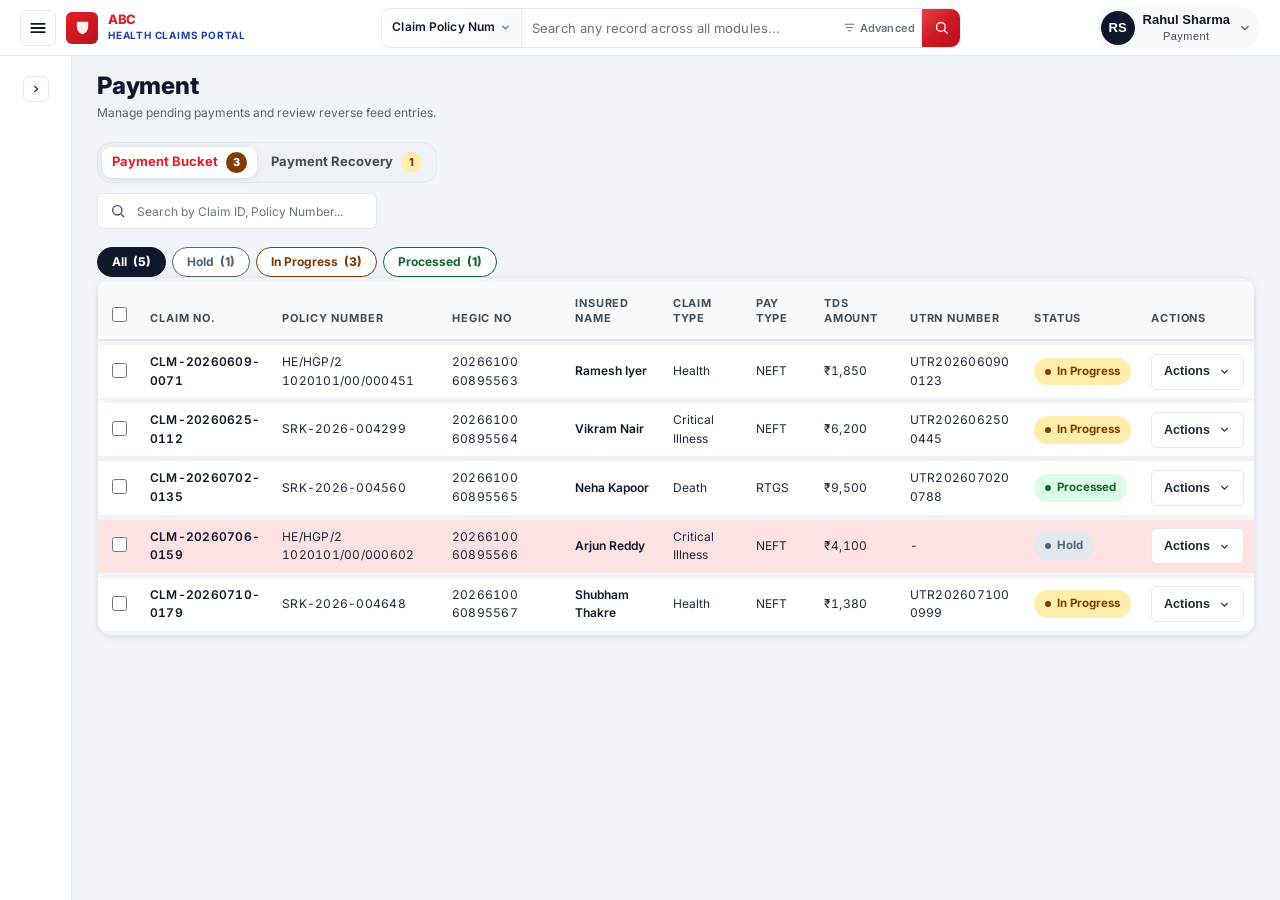
<file: payment.html>
<!DOCTYPE html>
<html lang="en">

<head>
  <meta charset="UTF-8">
  <meta name="viewport" content="width=device-width, initial-scale=1.0">
  <title>Payment | ABC Health Claims Portal</title>
  <link rel="preconnect" href="https://fonts.googleapis.com">
  <link
    href="https://fonts.googleapis.com/css2?family=Inter:wght@400;500;600;700;800&display=swap"
    rel="stylesheet">
  <!-- =====================================================================
       AGENTS.md (v1.0.0) · AGENTS.md (v1.1.0) compliance:
       - Design tokens in variables.css (must load first)
       - Shared component & utility styles in styles.css
       - Page-specific styles in payment.css (loaded last, after styles.css)
       - JS behaviour in payment.js
       - No inline CSS (style="") in this document
       - No inline JavaScript (onclick, onchange, etc.) in this document
       ===================================================================== -->
  <!-- Design tokens — must load before styles.css -->
  <link rel="stylesheet" href="variables.css">
  <!-- Shared component & utility styles -->
  <link rel="stylesheet" href="styles.css">
  <!-- Payment page-specific styles -->
  <link rel="stylesheet" href="payment.css">
  <link href="https://fonts.googleapis.com/css2?family=Material+Symbols+Outlined" rel="stylesheet" />

</head>

<body>

  <!-- ===================== TOASTS ===================== -->
  <div class="toast-container" id="toastContainer"></div>

  <!-- ===================== HEADER ===================== -->
  <div class="topbar" role="banner">
    <div class="brand">
      <div class="hamburger-wrap" id="hamburgerWrap">
        <button class="hamburger-btn" id="hamburgerBtn" type="button" aria-label="Open navigation menu"
          aria-haspopup="true" aria-expanded="false" aria-controls="navDropdownMenu" class="hamburger-mr">
          <svg viewBox="0 0 24 24" fill="none" stroke="currentColor" stroke-width="2.2" stroke-linecap="round">
            <line x1="4" y1="7" x2="20" y2="7" />
            <line x1="4" y1="12" x2="20" y2="12" />
            <line x1="4" y1="17" x2="20" y2="17" />
          </svg>
        </button>

        <div class="nav-dropdown-menu hidden" id="navDropdownMenu">
          <div class="nav-dropdown-head">Navigate</div>
          <div class="nav-dropdown-body">
            <div class="nav-dropdown-section-label">Modules</div>
            <a href="./index.html" class="nav-dropdown-link">
              <svg viewBox="0 0 24 24" fill="none" stroke="currentColor" stroke-width="2">
                <path d="M14 2H6a2 2 0 0 0-2 2v16a2 2 0 0 0 2 2h12a2 2 0 0 0 2-2V8z" />
                <polyline points="14 2 14 8 20 8" />
              </svg>
              Scan Tag
            </a>
            <a href="./email-pool-dashboard-modern3.html" class="nav-dropdown-link">
              <svg viewBox="0 0 24 24" fill="none" stroke="currentColor" stroke-width="2">
                <path d="M4 4h16c1.1 0 2 .9 2 2v12c0 1.1-.9 2-2 2H4c-1.1 0-2-.9-2-2V6c0-1.1.9-2 2-2z" />
                <polyline points="22,6 12,13 2,6" />
              </svg>
              Email Pool
            </a>
            <a href="./email-team-dashboard.html" class="nav-dropdown-link">
              <svg viewBox="0 0 24 24" fill="none" stroke="currentColor" stroke-width="2">
                <rect x="3" y="3" width="7" height="7" />
                <rect x="14" y="3" width="7" height="7" />
                <rect x="14" y="14" width="7" height="7" />
                <rect x="3" y="14" width="7" height="7" />
              </svg>
              Email Team Dashboard
            </a>
            <a href="./reports.html" class="nav-dropdown-link disabled" aria-disabled="true">
              <svg viewBox="0 0 24 24" fill="none" stroke="currentColor" stroke-width="2">
                <line x1="18" y1="20" x2="18" y2="10" />
                <line x1="12" y1="20" x2="12" y2="4" />
                <line x1="6" y1="20" x2="6" y2="14" />
              </svg>
              Reports
            </a>

            <div class="nav-dropdown-divider"></div>
            <div class="nav-dropdown-section-label">Quick Actions</div>
            <a href="./index.html" class="nav-dropdown-link" id="navDropdownListView">
              <svg viewBox="0 0 24 24" fill="none" stroke="currentColor" stroke-width="2">
                <line x1="8" y1="6" x2="21" y2="6" />
                <line x1="8" y1="12" x2="21" y2="12" />
                <line x1="8" y1="18" x2="21" y2="18" />
                <line x1="3" y1="6" x2="3.01" y2="6" />
                <line x1="3" y1="12" x2="3.01" y2="12" />
                <line x1="3" y1="18" x2="3.01" y2="18" />
              </svg>
              List View
            </a>
          </div>
        </div>
      </div>
      <div class="brand-mark">
        <svg viewBox="0 0 24 24" fill="none">
          <path d="M4 4h16v6.5c0 6-4 9.5-8 11.5-4-2-8-5.5-8-11.5V4z" fill="#fff" fill-opacity=".92" />
        </svg>
      </div>
      <div class="brand-text">
        <b>ABC</b>
        <span>HEALTH CLAIMS PORTAL</span>
      </div>
    </div>

    <!-- ===== Global Search Bar ===== -->
    <div class="global-search" role="search" aria-label="Global search across records">
      <!-- ===== Custom Dropdown ===== -->
      <div class="gs-dropdown" id="gsDropdown">
        <div class="gs-dropdown__trigger" id="gsDropdownTrigger" role="button" tabindex="0" aria-haspopup="listbox"
          aria-expanded="false" aria-label="Search category">
          <span class="gs-dropdown__trigger-label" id="gsDropdownLabel">Claim Policy Num</span>
          <svg class="gs-dropdown__trigger-arrow" viewBox="0 0 24 24" fill="none" stroke="currentColor"
            stroke-width="2.4" stroke-linecap="round" stroke-linejoin="round">
            <polyline points="6 9 12 15 18 9" />
          </svg>
        </div>
        <div class="gs-dropdown__overlay" id="gsDropdownOverlay"></div>
        <div class="gs-dropdown__menu" id="gsDropdownMenu" role="listbox">
          <!-- Populated by JavaScript -->
        </div>
      </div>

      <input class="global-search__input" type="text" id="globalSearchInput"
        placeholder="Search any record across all modules..." aria-label="Search query" autocomplete="off">
      <button class="global-search__clear" id="globalSearchClear" type="button" aria-label="Clear search">
        <svg viewBox="0 0 24 24" fill="none" stroke="currentColor" stroke-width="2" stroke-linecap="round"
          stroke-linejoin="round">
          <circle cx="12" cy="12" r="10" />
          <path d="M15 9l-6 6M9 9l6 6" />
        </svg>
      </button>
      <button class="gs-advanced-btn" id="gsAdvancedBtn" type="button" aria-label="Advanced search"
        title="Advanced Search">
        <svg viewBox="0 0 24 24" fill="none" stroke="currentColor" stroke-width="2" stroke-linecap="round"
          stroke-linejoin="round">
          <line x1="4" y1="6" x2="20" y2="6" />
          <line x1="7" y1="12" x2="17" y2="12" />
          <line x1="10" y1="18" x2="14" y2="18" />
        </svg>
        <span>Advanced</span>
      </button>
      <button class="global-search__submit" id="globalSearchSubmit" type="button" aria-label="Execute search">
        <svg viewBox="0 0 24 24" fill="none" stroke="currentColor" stroke-width="2" stroke-linecap="round"
          stroke-linejoin="round">
          <circle cx="11" cy="11" r="7" />
          <path d="M21 21l-4.3-4.3" />
        </svg>
      </button>
    </div>

    <!-- ===== Advanced Search Modal ===== -->
    <div class="gs-advanced-overlay" id="gsAdvancedOverlay">
      <div class="gs-advanced-modal" id="gsAdvancedModal" role="dialog" aria-label="Advanced Search">
        <div class="gs-advanced-modal__header">
          <span class="gs-advanced-modal__title">
            <svg viewBox="0 0 24 24" fill="none" stroke="currentColor" stroke-width="2" stroke-linecap="round"
              stroke-linejoin="round">
              <circle cx="11" cy="11" r="7" />
              <path d="M21 21l-4.3-4.3" />
              <line x1="4" y1="6" x2="20" y2="6" />
              <line x1="7" y1="12" x2="17" y2="12" />
            </svg>
            Advanced Search
          </span>
          <button class="gs-advanced-modal__close" id="gsAdvancedClose" type="button" aria-label="Close">
            <svg viewBox="0 0 24 24" fill="none" stroke="currentColor" stroke-width="2.4" stroke-linecap="round"
              stroke-linejoin="round">
              <line x1="18" y1="6" x2="6" y2="18" />
              <line x1="6" y1="6" x2="18" y2="18" />
            </svg>
          </button>
        </div>

        <div class="gs-advanced-modal__body">
          <!-- Row: Category Dropdown + Keyword -->
          <div class="gs-advanced-row">
            <div class="gs-advanced-field">
              <label for="gsAdvCategory">Category</label>
              <select id="gsAdvCategory">
                <!-- populated by JS -->
              </select>
            </div>
            <div class="gs-advanced-field">
              <label for="gsAdvKeyword">Keyword</label>
              <input type="text" id="gsAdvKeyword" placeholder="Enter search term…">
            </div>
          </div>

          <!-- DOA/DOL Date Picker -->
          <div class="gs-advanced-field">
            <label>DOA / DOL <span class="req">*</span></label>
            <input type="date" id="gsAdvDateRange">
          </div>

          <!-- Toggle: Insured Name / DOB -->
          <div>
            <label
              class="nav-search-label">Search
              by</label>
            <div class="gs-advanced-toggle-group">
              <button class="gs-advanced-toggle active" id="gsAdvToggleName" type="button">
                <svg viewBox="0 0 24 24" fill="none" stroke="currentColor" stroke-width="2" stroke-linecap="round"
                  stroke-linejoin="round">
                  <circle cx="12" cy="8" r="3.2" />
                  <path d="M5 20c1-4 4-6 7-6s6 2 7 6" />
                </svg>
                Insured Name
              </button>
              <button class="gs-advanced-toggle" id="gsAdvToggleDob" type="button">
                <svg viewBox="0 0 24 24" fill="none" stroke="currentColor" stroke-width="2" stroke-linecap="round"
                  stroke-linejoin="round">
                  <rect x="3" y="4" width="18" height="18" rx="2" />
                  <line x1="16" y1="2" x2="16" y2="6" />
                  <line x1="8" y1="2" x2="8" y2="6" />
                  <line x1="3" y1="10" x2="21" y2="10" />
                </svg>
                Date of Birth
              </button>
            </div>
          </div>

          <!-- Conditional field -->
          <div class="gs-advanced-field gs-advanced-conditional" id="gsAdvConditionalField">
            <label id="gsAdvConditionalLabel" for="gsAdvConditionalInput">Insured Name</label>
            <input type="text" id="gsAdvConditionalInput" placeholder="Enter insured name…">
          </div>
        </div>

        <div class="gs-advanced-modal__footer">
          <button class="btn btn-outline" id="gsAdvancedClearAll" type="button">Clear All</button>
          <button class="btn btn-primary" id="gsAdvancedSearch" type="button">
            <svg viewBox="0 0 24 24" fill="none" stroke="currentColor" stroke-width="2" stroke-linecap="round"
              stroke-linejoin="round">
              <circle cx="11" cy="11" r="7" />
              <path d="M21 21l-4.3-4.3" />
            </svg>
            Search
          </button>
        </div>
      </div>
    </div>

    <div class="profile-wrap" id="profileWrap">
      <button class="who profile-btn" id="profileBtn" type="button" aria-haspopup="true" aria-expanded="false">
        <div class="avatar" id="profileAvatar">RS</div>
        <div class="who-text">
          <b id="profileUserName">Rahul Sharma</b>
          <span id="profileRoleName">Payment</span>
        </div>
        <svg class="chevron" viewBox="0 0 24 24" fill="none" stroke="currentColor" stroke-width="2">
          <path d="M6 9l6 6 6-6" />
        </svg>
      </button>

      <div class="role-dropdown hidden" id="roleDropdown">
        <div class="role-dropdown-title">Select Role</div>
        <div class="role-list" id="roleList"></div>
      </div>
    </div>
  </div>


  <!-- ===================== SHELL ===================== -->
  <div class="shell" id="appShell">

    <!-- ---------------- SIDEBAR ---------------- -->
    <div class="sidebar collapsed" id="sidebar" role="navigation" aria-label="Section navigation">
      <div class="sidebar-top">
        <span class="eyebrow">Navigation</span>
        <button class="collapse-btn" id="collapseBtn" aria-label="Collapse sidebar">
          <svg viewBox="0 0 24 24" width="14" height="14" fill="none" stroke="currentColor" stroke-width="2.4">
            <path d="M15 6l-6 6 6 6" />
          </svg>
        </button>
      </div>

      <!-- ===== Sidebar content: List View (Filters) ===== -->
      <div id="sidebarListContent">
        <div class="progress-eyebrow"><span class="eyebrow">Inward Desk</span></div>
        <div class="sidebar-nav-note">
          Use the <b>Filters</b> button above the list to search and filter entries.
        </div>
        <div class="sidebar-spacer"></div>
        <div class="sidebar-bottom">
          <span class="task-pill">Inward Desk</span>
          <div class="cin-label">Total Entries</div>
          <div class="cin-value mono" id="totalEntriesCount">0</div>
        </div>
      </div>
    </div>

    <!-- ---------------- MAIN ---------------- -->
    <div class="main" role="main">

      <!-- =========================================================== -->
      <!-- VIEW: PAYMENT                                                -->
      <!-- =========================================================== -->
      <div id="viewPayment">
        <div class="step-head">
          <div>
            <h1>Payment</h1>
            <p>Manage pending payments and review reverse feed entries.</p>
          </div>
        </div>

        <!-- Tabs -->
        <div class="pay-tabs" id="payTabs" role="tablist" aria-label="Payment entry points">
          <button type="button" class="pay-tab-btn pay-tab pay-tab--active" data-tab="bucket" role="tab"
            aria-selected="true">Payment Bucket<span class="pay-tab-badge" id="payTabBadgeBucket"
              aria-hidden="true">0</span></button>
          <button type="button" class="pay-tab-btn pay-tab" data-tab="reverse" role="tab"
            aria-selected="false">Payment Recovery<span class="pay-tab-badge" id="payTabBadgeReverse"
              aria-hidden="true">0</span></button>
        </div>

        <!-- Tab: Payment Bucket -->
        <div id="payTabBucket">
          <div id="payBulkBar" class="infobox infobox--blue hidden">
            <span id="payBulkCount" class="u-text-sm-blue">0 selected</span>
            <button class="btn btn-primary btn-sm" id="payBulkActionBtn" type="button">Apply Action to Selected</button>
            <button class="btn btn-outline btn-sm" id="payBulkClearBtn" type="button">Clear Selection</button>
          </div>
          <div class="list-toolbar">
            <div class="search-wrap">
              <svg viewBox="0 0 24 24" fill="none" stroke="currentColor" stroke-width="2">
                <circle cx="11" cy="11" r="7" />
                <path d="M21 21l-4.3-4.3" />
              </svg>
              <input type="text" id="payBucketSearch" placeholder="Search by Claim ID, Policy Number...">
            </div>
          </div>

          <div class="status-chip-group" id="payBucketStatusChipGroup" role="group" aria-label="Filter by status">
          </div>
          <div class="sr-only" id="payBucketStatusChipAnnouncer" role="status" aria-live="polite"></div>

          <div class="table-card">
            <div class="table-scroll">
              <table class="u-min-w-900 grid-table--wrap-header">
                <thead>
                  <tr>
                    <th class="u-w-36" scope="col"><input type="checkbox" id="payBucketSelectAll"
                        class="u-chk-red" aria-label="Select all claims"></th>
                    <th scope="col">Claim No.</th>
                    <th scope="col">Policy Number</th>
                    <th scope="col">HEGIC No</th>
                    <th scope="col">Insured Name</th>
                    <th scope="col">Claim Type</th>
                    <th scope="col">Pay Type</th>
                    <th scope="col">TDS Amount</th>
                    <th scope="col">UTRN Number</th>
                    <th scope="col">Status</th>
                    <th scope="col">Actions</th>
                  </tr>
                </thead>
                <tbody id="payBucketBody"></tbody>
              </table>
            </div>
            <div class="empty-state hidden" id="payBucketEmpty">
              <svg viewBox="0 0 24 24" fill="none" stroke="currentColor" stroke-width="1.6">
                <rect x="2" y="5" width="20" height="14" rx="2" />
                <path d="M2 10h20" />
              </svg>
              <h3>No payment entries</h3>
              <p>No claims pending payment processing.</p>
            </div>
          </div>
        </div>

        <!-- Tab: Reverse Feed List -->
        <div id="payTabReverse" class="hidden">
          <div class="list-toolbar">
            <div class="search-wrap">
              <svg viewBox="0 0 24 24" fill="none" stroke="currentColor" stroke-width="2">
                <circle cx="11" cy="11" r="7" />
                <path d="M21 21l-4.3-4.3" />
              </svg>
              <input type="text" id="payReverseSearch" placeholder="Search by Claim ID...">
            </div>
          </div>

          <div class="status-chip-group" id="payReverseStatusChipGroup" role="group" aria-label="Filter by status">
          </div>
          <div class="sr-only" id="payReverseStatusChipAnnouncer" role="status" aria-live="polite"></div>

          <div class="table-card">
            <div class="table-scroll">
              <table class="u-min-w-900 grid-table--wrap-header">
                <thead>
                  <tr>
                    <th scope="col">Claim ID</th>
                    <th scope="col">Patient Name</th>
                    <th scope="col">UTR Number</th>
                    <th scope="col">Payment Date</th>
                    <th scope="col">Amount</th>
                    <th scope="col">Bank</th>
                    <th scope="col">Reverse Reason</th>
                    <th scope="col">Status</th>
                  </tr>
                </thead>
                <tbody id="payReverseBody"></tbody>
              </table>
            </div>
            <div class="empty-state hidden" id="payReverseEmpty">
              <svg viewBox="0 0 24 24" fill="none" stroke="currentColor" stroke-width="1.6">
                <rect x="2" y="5" width="20" height="14" rx="2" />
                <path d="M2 10h20" />
              </svg>
              <h3>No reverse feed entries</h3>
              <p>No payment reversals on record.</p>
            </div>
          </div>
        </div>

        <!-- Reversal Detail Screen -->
        <div id="viewReversalDetail" class="hidden">
          <button class="back-arrow-btn" id="backToReversalBtn" type="button" aria-label="Back to Payment Recovery List">
            <svg viewBox="0 0 24 24" width="14" height="14" fill="none" stroke="currentColor" stroke-width="1.5" stroke-linecap="round" stroke-linejoin="round">
              <path d="M19 12H5" /><path d="M12 19l-7-7 7-7" />
            </svg>
            Back
          </button>
          <div class="card">
            <div class="card-head">
              <div class="card-title">
                <svg viewBox="0 0 24 24" fill="none" stroke="currentColor" stroke-width="2">
                  <rect x="2" y="5" width="20" height="14" rx="2" />
                  <path d="M2 10h20" />
                </svg>
                Recovery Details
              </div>
            </div>
            <div class="field-grid">
              <div class="field"><label for="rd-recoveryFrom">Recovery From</label>
                <input type="text" id="rd-recoveryFrom" value="-" disabled>
              </div>
              <div class="field"><label for="rd-totalRecovery">Total Recovery Amount</label>
                <input type="text" class="mono" id="rd-totalRecovery" value="-" disabled>
              </div>
              <div class="field"><label for="rd-bankName">Bank Name</label>
                <input type="text" id="rd-bankName" value="-" disabled>
              </div>
              <div class="field"><label for="rd-branchName">Branch Name</label>
                <input type="text" id="rd-branchName" value="-" disabled>
              </div>
              <div class="field"><label for="rd-accountNo">Account No</label>
                <input type="text" class="mono" id="rd-accountNo" value="-" disabled>
              </div>
              <div class="field"><label for="rd-recoveryMode">Recovery Mode</label>
                <input type="text" id="rd-recoveryMode" value="-" disabled>
              </div>
              <div class="field"><label for="rd-serialNo">Cheque/DD/ET Serial No</label>
                <input type="text" class="mono" id="rd-serialNo" value="-" disabled>
              </div>
              <div class="field"><label for="rd-chequeDate">Cheque/DD/ET Date</label>
                <input type="text" id="rd-chequeDate" value="-" disabled>
              </div>
              <div class="field"><label for="rd-ifsc">IFSC / MICR Code</label>
                <input type="text" class="mono" id="rd-ifsc" value="-" disabled>
              </div>
              <div class="field"><label for="rd-paymentFrom">Payment Received From</label>
                <input type="text" id="rd-paymentFrom" value="-" disabled>
              </div>
              <div class="field"><label for="rd-bankAddr1">Bank Address 1</label>
                <input type="text" id="rd-bankAddr1" value="-" disabled>
              </div>
              <div class="field"><label for="rd-state">State</label>
                <input type="text" id="rd-state" value="-" disabled>
              </div>
              <div class="field"><label for="rd-bankAddr2">Bank Address 2</label>
                <input type="text" id="rd-bankAddr2" value="-" disabled>
              </div>
              <div class="field"><label for="rd-city">City</label>
                <input type="text" id="rd-city" value="-" disabled>
              </div>
              <div class="field"><label for="rd-bankAddr3">Bank Address 3</label>
                <input type="text" id="rd-bankAddr3" value="-" disabled>
              </div>
              <div class="field"><label for="rd-pinCode">Pin Code</label>
                <input type="text" class="mono" id="rd-pinCode" value="-" disabled>
              </div>
              <div class="field span2"><label for="rd-remarks">Remarks</label>
                <textarea id="rd-remarks" rows="2" class="textarea-full-sm" disabled>-</textarea>
              </div>
            </div>
          </div>
        </div>

        <!-- Claim Search -->
        <div class="card u-mt-16 hidden" id="rdClaimSearch" data-enter-search-scope="1">
          <div class="card-head">
            <div class="card-title">
              <svg viewBox="0 0 24 24" fill="none" stroke="currentColor" stroke-width="2">
                <circle cx="11" cy="11" r="7" />
                <path d="M21 21l-4.3-4.3" />
              </svg>
              Claim Search
            </div>
          </div>
          <div class="field-grid">
            <div class="field"><label for="rdClaimNoSearch">Claim No</label><input type="text" id="rdClaimNoSearch" value="RR-HS23-13857406">
            </div>
            <div class="field"><label for="rdChequeFrom">Cheque No From</label><input type="text" id="rdChequeFrom"></div>
            <div class="field"><label for="rdChequeTo">Cheque No To</label><input type="text" id="rdChequeTo"></div>
          </div>
          <div class="u-flex-gap-10-mt-12">
            <button class="btn btn-outline" id="rdBackBtn" type="button">&lt;&lt; Back</button>
            <button class="btn btn-primary" id="rdSearchBtn" type="button" data-enter-search-btn="1">
              <svg viewBox="0 0 24 24" fill="none" stroke="currentColor" stroke-width="2">
                <circle cx="11" cy="11" r="7" />
                <path d="M21 21l-4.3-4.3" />
              </svg>
              Search
            </button>
          </div>
        </div>

        <!-- Search Details -->
        <div class="card u-mt-16 hidden" id="rdSearchResults">
          <div class="card-head">
            <div class="card-title">
              <svg viewBox="0 0 24 24" fill="none" stroke="currentColor" stroke-width="2">
                <path d="M9 12l2 2 4-4" />
                <circle cx="12" cy="12" r="9" />
              </svg>
              Search Details
            </div>
            <button class="btn btn-primary btn-sm" type="button" id="rdAttachClaimBtn">Attach Claim</button>
          </div>
          <div class="u-text-sm-muted">Record From 1 To 1 &nbsp;&nbsp; <span
              class="u-float-right">Total Record : 1</span></div>
          <div class="table-scroll">
            <table class="u-min-w-900 grid-table--wrap-header">
              <thead>
                <tr>
                  <th class="u-w-32" scope="col"><input type="checkbox"
                      class="u-chk-red"></th>
                  <th scope="col">Claim No</th>
                  <th scope="col">Policy No</th>
                  <th scope="col">HEGIC No</th>
                  <th scope="col">Insured Name</th>
                  <th scope="col">Claim Type</th>
                  <th scope="col">Payee Type</th>
                  <th scope="col">Gross Amount</th>
                  <th scope="col">Net Amount</th>
                  <th scope="col">TDS Amount</th>
                  <th scope="col">Cheque Number</th>
                  <th scope="col">Cheque Date</th>
                </tr>
              </thead>
              <tbody>
                <tr>
                  <td><input type="checkbox" checked class="u-chk-red"></td>
                  <td class="strong mono">RR-HS23-13857406</td>
                  <td class="mono">2809205123388900</td>
                  <td class="mono">CFUUUUU003004-02W</td>
                  <td class="strong">MO MOQUADRI ARORA</td>
                  <td>—</td>
                  <td>CLAIM ENTRY</td>
                  <td class="mono">45406</td>
                  <td class="mono">45405</td>
                  <td class="mono">0</td>
                  <td class="mono">3002811315</td>
                  <td>10/06/23</td>
                </tr>
              </tbody>
            </table>
          </div>
        </div>

        <!-- Recovery Payment Details -->
        <div class="card u-mt-16 hidden" id="rdRecoveryPayment">
          <div class="card-head">
            <div class="card-title">
              <svg viewBox="0 0 24 24" fill="none" stroke="currentColor" stroke-width="2">
                <rect x="2" y="5" width="20" height="14" rx="2" />
                <path d="M2 10h20" />
              </svg>
              Recovery Payment Details
            </div>
          </div>
          <div class="table-scroll">
            <table class="u-min-w-1000 grid-table--wrap-header">
              <thead>
                <tr>
                  <th scope="col">Claim No</th>
                  <th scope="col">Cheque No</th>
                  <th scope="col">Net Amt</th>
                  <th scope="col">Bal Amt for Rec</th>
                  <th scope="col">Excess Amt</th>
                  <th scope="col">Recovery Amt</th>
                  <th scope="col">TDS%</th>
                  <th scope="col">TDS Amt</th>
                  <th scope="col">Total Gross Amount</th>
                  <th scope="col">Type of Recovery</th>
                  <th scope="col">Remarks</th>
                </tr>
              </thead>
              <tbody id="rdRecoveryPaymentBody">
                <tr>
                  <td class="strong mono" id="rdrClaimNo">RR-HS23-13857406</td>
                  <td class="mono" id="rdrChequeNo">3002811315</td>
                  <td class="mono" id="rdrNetAmt">45405</td>
                  <td class="mono" id="rdrBalAmt">45405</td>
                  <td><input type="number" id="rdExcessAmt" value="45405"
                      class="u-w-90-input">
                  </td>
                  <td><input type="number" id="rdRecoveryAmt" value="10000"
                      class="u-w-90-input">
                  </td>
                  <td><input type="number" id="rdTdsPct" value="0"
                      class="u-w-60-input">
                  </td>
                  <td class="mono" id="rdTdsAmt">0</td>
                  <td class="mono" id="rdTotalGross">10000</td>
                  <td>
                    <select id="rdRecoveryType" class="u-w-110-input">
                      <option>Partial</option>
                      <option>Full</option>
                    </select>
                  </td>
                  <td><textarea id="rdRecoveryRemarks" placeholder="Remarks" rows="2"
                      class="u-w-110-input"></textarea>
                  </td>
                </tr>
              </tbody>
            </table>
          </div>
        </div>

        <div class="action-bar action-bar--fixed u-mt-8 hidden" id="rdActionBar">
          <div class="action-left">
            <button class="btn btn-outline" id="rdCancelBtn" type="button">Cancel</button>
          </div>
          <div class="action-right">
            <button class="btn btn-full-red" id="rdSubmitBtn" type="button">
              <svg viewBox="0 0 24 24" fill="none" stroke="currentColor" stroke-width="2.2">
                <path d="M20 6L9 17l-5-5" />
              </svg>
              Submit
            </button>
          </div>
        </div>
      </div>

    </div>
  </div>

  <!-- ===================== PAYMENT ACTION MODAL ===================== -->
  <div class="modal-backdrop" id="payActionModal">
    <div class="modal u-w-400" role="dialog" aria-modal="true" aria-labelledby="payActionTitle">
      <h2 class="u-text-center u-mb-4" id="payActionTitle">Payment Action</h2>
      <p class="u-text-center-muted u-mb-18" id="payActionSub">Select an
        action for this claim.</p>
      <div class="assign-user-list u-flex-center-gap-8" id="payActionList">
        <label class="assign-option" data-action="Process">
          <input type="radio" name="payAction" value="Process">
          <span class="assign-avatar btn-gradient-success">PR</span>
          <span class="assign-name">Process</span>
        </label>
        <label class="assign-option" data-action="Hold">
          <input type="radio" name="payAction" value="Hold">
          <span class="assign-avatar btn-gradient-warn">HO</span>
          <span class="assign-name">Hold</span>
        </label>
        <label class="assign-option" data-action="Unhold">
          <input type="radio" name="payAction" value="Unhold">
          <span class="assign-avatar btn-gradient-blue">UH</span>
          <span class="assign-name">Unhold</span>
        </label>
        <label class="assign-option" data-action="Cancel">
          <input type="radio" name="payAction" value="Cancel">
          <span class="assign-avatar btn-gradient-danger">CA</span>
          <span class="assign-name">Cancel</span>
        </label>
      </div>
      <div class="modal-actions u-mt-20">
        <button class="btn btn-outline" id="payActionCancelBtn" type="button">Cancel</button>
        <button class="btn btn-full-blue" id="payActionConfirmBtn" type="button">Confirm</button>
      </div>
    </div>
  </div>

  <!-- ===================== SUCCESS MODAL ===================== -->
  <div class="modal-backdrop" id="successModal">
    <div class="modal" role="dialog" aria-modal="true" aria-labelledby="successTitle">
      <div class="modal-icon">
        <svg viewBox="0 0 24 24" fill="none" stroke="#fff" stroke-width="2.4">
          <path d="M20 6L9 17l-5-5" />
        </svg>
      </div>
      <h2 id="successTitle">Action Applied</h2>
      <p id="successSub"></p>
      <div class="inward-no" id="modalInwardNo"></div>
      <div class="modal-actions">
        <button class="btn btn-primary" id="modalViewBtn" type="button">View in Payment List</button>
      </div>
    </div>
  </div>

  <!-- Classic scripts (not type="module"): this app is opened directly as a
       file:// document rather than through a local server, and browsers
       block ES module imports under file:// via CORS. Shared/*.js files are
       loaded first so their declarations are already global by the time
       payment.js runs. -->
  <script src="shared/role-config.js"></script>
  <script src="shared/shared-components.js"></script>
  <script src="shared/searchable-select.js"></script>
  <script src="payment.js"></script>
</body>

</html>
</file>
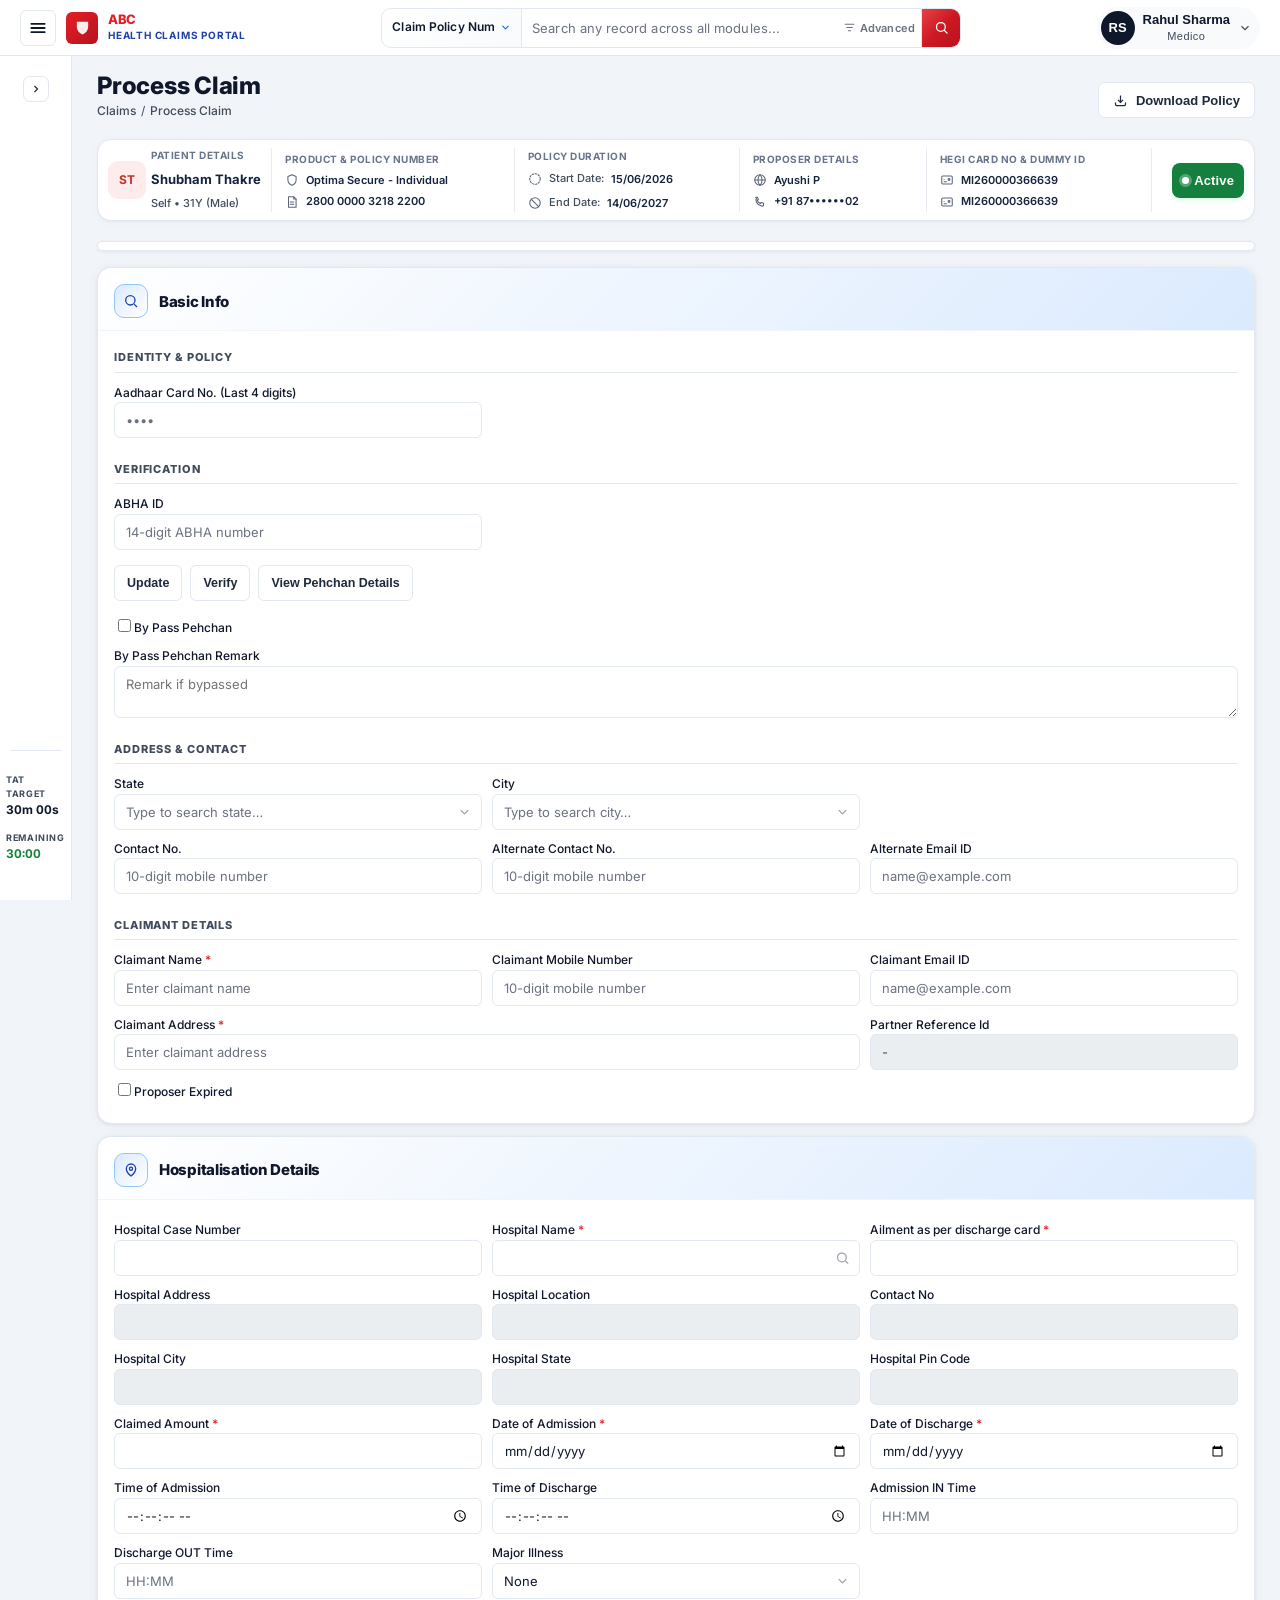
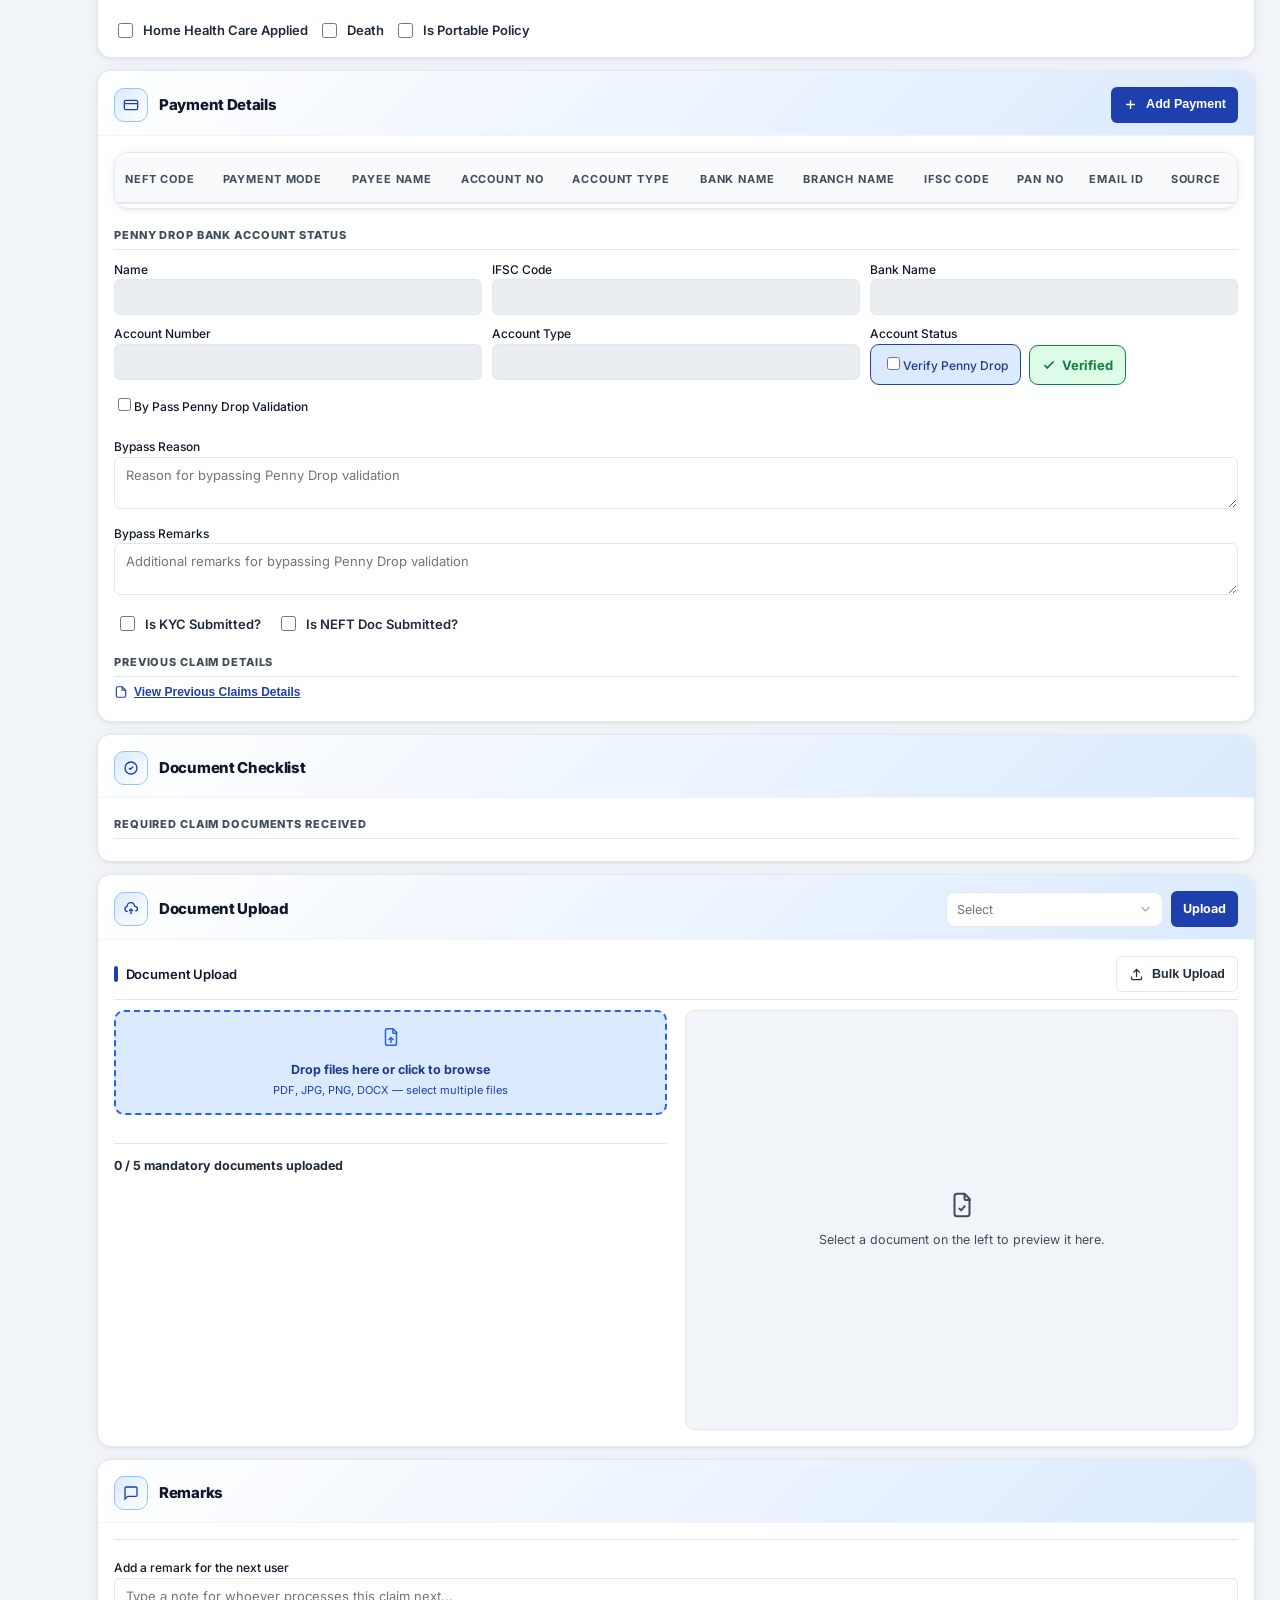
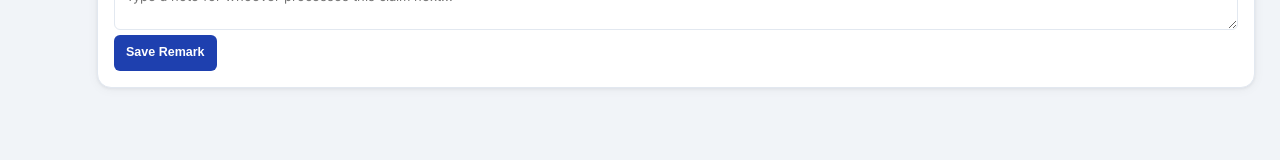
<file: process-claim.html>
<!DOCTYPE html>
<html lang="en">

<head>
  <meta charset="UTF-8">
  <meta name="viewport" content="width=device-width, initial-scale=1.0">
  <title>Process Claim | ABC Health Claims Portal</title>
  <link rel="preconnect" href="https://fonts.googleapis.com">
  <link
    href="https://fonts.googleapis.com/css2?family=Inter:wght@400;500;600;700;800&display=swap"
    rel="stylesheet">
  <!-- =====================================================================
       AGENTS.md (v1.0.0) · AGENTS.md (v1.1.0) compliance:
       - Design tokens in variables.css (must load first)
       - Component & utility styles in styles.css
       - JS behaviour in process-claim.js
       - No inline CSS (style="") in this document
       - No inline JavaScript (onclick, onchange, etc.) in this document
       ===================================================================== -->
  <!-- Design tokens — must load before styles.css -->
  <link rel="stylesheet" href="variables.css">
  <!-- Component & utility styles -->
  <link rel="stylesheet" href="styles.css">
  <link href="https://fonts.googleapis.com/css2?family=Material+Symbols+Outlined" rel="stylesheet" />

</head>

<body>

  <!-- ===================== TOASTS ===================== -->
  <div class="toast-container" id="toastContainer"></div>

  <div class="topbar" role="banner">
    <div class="brand">
      <div class="hamburger-wrap" id="hamburgerWrap">
        <button class="hamburger-btn" id="hamburgerBtn" type="button" aria-label="Open navigation menu"
          aria-haspopup="true" aria-expanded="false" aria-controls="navDropdownMenu" class="hamburger-mr">
          <svg viewBox="0 0 24 24" fill="none" stroke="currentColor" stroke-width="2.2" stroke-linecap="round">
            <line x1="4" y1="7" x2="20" y2="7" />
            <line x1="4" y1="12" x2="20" y2="12" />
            <line x1="4" y1="17" x2="20" y2="17" />
          </svg>
        </button>

        <div class="nav-dropdown-menu hidden" id="navDropdownMenu">
          <div class="nav-dropdown-head">Navigate</div>
          <div class="nav-dropdown-body">
            <div class="nav-dropdown-section-label">Modules</div>
            <a href="./index.html" class="nav-dropdown-link">
              <svg viewBox="0 0 24 24" fill="none" stroke="currentColor" stroke-width="2">
                <path d="M14 2H6a2 2 0 0 0-2 2v16a2 2 0 0 0 2 2h12a2 2 0 0 0 2-2V8z" />
                <polyline points="14 2 14 8 20 8" />
              </svg>
              Scan Tag
            </a>
            <a href="./email-pool-dashboard-modern3.html" class="nav-dropdown-link">
              <svg viewBox="0 0 24 24" fill="none" stroke="currentColor" stroke-width="2">
                <path d="M4 4h16c1.1 0 2 .9 2 2v12c0 1.1-.9 2-2 2H4c-1.1 0-2-.9-2-2V6c0-1.1.9-2 2-2z" />
                <polyline points="22,6 12,13 2,6" />
              </svg>
              Email Pool
            </a>
            <a href="./email-team-dashboard.html" class="nav-dropdown-link">
              <svg viewBox="0 0 24 24" fill="none" stroke="currentColor" stroke-width="2">
                <rect x="3" y="3" width="7" height="7" />
                <rect x="14" y="3" width="7" height="7" />
                <rect x="14" y="14" width="7" height="7" />
                <rect x="3" y="14" width="7" height="7" />
              </svg>
              Email Team Dashboard
            </a>
            <a href="./reports.html" class="nav-dropdown-link disabled" aria-disabled="true">
              <svg viewBox="0 0 24 24" fill="none" stroke="currentColor" stroke-width="2">
                <line x1="18" y1="20" x2="18" y2="10" />
                <line x1="12" y1="20" x2="12" y2="4" />
                <line x1="6" y1="20" x2="6" y2="14" />
              </svg>
              Reports
            </a>

            <div class="nav-dropdown-divider"></div>
            <div class="nav-dropdown-section-label">Quick Actions</div>
            <a href="./index.html" class="nav-dropdown-link" id="navDropdownListView">
              <svg viewBox="0 0 24 24" fill="none" stroke="currentColor" stroke-width="2">
                <line x1="8" y1="6" x2="21" y2="6" />
                <line x1="8" y1="12" x2="21" y2="12" />
                <line x1="8" y1="18" x2="21" y2="18" />
                <line x1="3" y1="6" x2="3.01" y2="6" />
                <line x1="3" y1="12" x2="3.01" y2="12" />
                <line x1="3" y1="18" x2="3.01" y2="18" />
              </svg>
              List View
            </a>
          </div>
        </div>
      </div>
      <div class="brand-mark">
        <svg viewBox="0 0 24 24" fill="none">
          <path d="M4 4h16v6.5c0 6-4 9.5-8 11.5-4-2-8-5.5-8-11.5V4z" fill="#fff" fill-opacity=".92" />
        </svg>
      </div>
      <div class="brand-text">
        <b>ABC</b>
        <span>HEALTH CLAIMS PORTAL</span>
      </div>
    </div>

    <!-- ===== Global Search Bar ===== -->
    <div class="global-search" role="search" aria-label="Global search across records">
      <!-- ===== Custom Dropdown ===== -->
      <div class="gs-dropdown" id="gsDropdown">
        <div class="gs-dropdown__trigger" id="gsDropdownTrigger" role="button" tabindex="0" aria-haspopup="listbox"
          aria-expanded="false" aria-label="Search category">
          <span class="gs-dropdown__trigger-label" id="gsDropdownLabel">Claim Policy Num</span>
          <svg class="gs-dropdown__trigger-arrow" viewBox="0 0 24 24" fill="none" stroke="currentColor"
            stroke-width="2.4" stroke-linecap="round" stroke-linejoin="round">
            <polyline points="6 9 12 15 18 9" />
          </svg>
        </div>
        <div class="gs-dropdown__overlay" id="gsDropdownOverlay"></div>
        <div class="gs-dropdown__menu" id="gsDropdownMenu" role="listbox">
          <!-- Populated by JavaScript -->
        </div>
      </div>

      <input class="global-search__input" type="text" id="globalSearchInput"
        placeholder="Search any record across all modules..." aria-label="Search query" autocomplete="off">
      <button class="global-search__clear" id="globalSearchClear" type="button" aria-label="Clear search">
        <svg viewBox="0 0 24 24" fill="none" stroke="currentColor" stroke-width="2" stroke-linecap="round"
          stroke-linejoin="round">
          <circle cx="12" cy="12" r="10" />
          <path d="M15 9l-6 6M9 9l6 6" />
        </svg>
      </button>
      <button class="gs-advanced-btn" id="gsAdvancedBtn" type="button" aria-label="Advanced search"
        title="Advanced Search">
        <svg viewBox="0 0 24 24" fill="none" stroke="currentColor" stroke-width="2" stroke-linecap="round"
          stroke-linejoin="round">
          <line x1="4" y1="6" x2="20" y2="6" />
          <line x1="7" y1="12" x2="17" y2="12" />
          <line x1="10" y1="18" x2="14" y2="18" />
        </svg>
        <span>Advanced</span>
      </button>
      <button class="global-search__submit" id="globalSearchSubmit" type="button" aria-label="Execute search">
        <svg viewBox="0 0 24 24" fill="none" stroke="currentColor" stroke-width="2" stroke-linecap="round"
          stroke-linejoin="round">
          <circle cx="11" cy="11" r="7" />
          <path d="M21 21l-4.3-4.3" />
        </svg>
      </button>
    </div>

    <!-- ===== Advanced Search Modal ===== -->
    <div class="gs-advanced-overlay" id="gsAdvancedOverlay">
      <div class="gs-advanced-modal" id="gsAdvancedModal" role="dialog" aria-label="Advanced Search">
        <div class="gs-advanced-modal__header">
          <span class="gs-advanced-modal__title">
            <svg viewBox="0 0 24 24" fill="none" stroke="currentColor" stroke-width="2" stroke-linecap="round"
              stroke-linejoin="round">
              <circle cx="11" cy="11" r="7" />
              <path d="M21 21l-4.3-4.3" />
              <line x1="4" y1="6" x2="20" y2="6" />
              <line x1="7" y1="12" x2="17" y2="12" />
            </svg>
            Advanced Search
          </span>
          <button class="gs-advanced-modal__close" id="gsAdvancedClose" type="button" aria-label="Close">
            <svg viewBox="0 0 24 24" fill="none" stroke="currentColor" stroke-width="2.4" stroke-linecap="round"
              stroke-linejoin="round">
              <line x1="18" y1="6" x2="6" y2="18" />
              <line x1="6" y1="6" x2="18" y2="18" />
            </svg>
          </button>
        </div>

        <div class="gs-advanced-modal__body">
          <!-- Row: Category Dropdown + Keyword -->
          <div class="gs-advanced-row">
            <div class="gs-advanced-field">
              <label for="gsAdvCategory">Category</label>
              <select id="gsAdvCategory">
                <!-- populated by JS -->
              </select>
            </div>
            <div class="gs-advanced-field">
              <label for="gsAdvKeyword">Keyword</label>
              <input type="text" id="gsAdvKeyword" placeholder="Enter search term…">
            </div>
          </div>

          <!-- DOA/DOL Date Picker -->
          <div class="gs-advanced-field">
            <label>DOA / DOL <span class="req">*</span></label>
            <input type="date" id="gsAdvDateRange">
          </div>

          <!-- Toggle: Insured Name / DOB -->
          <div>
            <label class="nav-search-label">Search
              by</label>
            <div class="gs-advanced-toggle-group">
              <button class="gs-advanced-toggle active" id="gsAdvToggleName" type="button">
                <svg viewBox="0 0 24 24" fill="none" stroke="currentColor" stroke-width="2" stroke-linecap="round"
                  stroke-linejoin="round">
                  <circle cx="12" cy="8" r="3.2" />
                  <path d="M5 20c1-4 4-6 7-6s6 2 7 6" />
                </svg>
                Insured Name
              </button>
              <button class="gs-advanced-toggle" id="gsAdvToggleDob" type="button">
                <svg viewBox="0 0 24 24" fill="none" stroke="currentColor" stroke-width="2" stroke-linecap="round"
                  stroke-linejoin="round">
                  <rect x="3" y="4" width="18" height="18" rx="2" />
                  <line x1="16" y1="2" x2="16" y2="6" />
                  <line x1="8" y1="2" x2="8" y2="6" />
                  <line x1="3" y1="10" x2="21" y2="10" />
                </svg>
                Date of Birth
              </button>
            </div>
          </div>

          <!-- Conditional field -->
          <div class="gs-advanced-field gs-advanced-conditional" id="gsAdvConditionalField">
            <label id="gsAdvConditionalLabel" for="gsAdvConditionalInput">Insured Name</label>
            <input type="text" id="gsAdvConditionalInput" placeholder="Enter insured name…">
          </div>
        </div>

        <div class="gs-advanced-modal__footer">
          <button class="btn btn-outline" id="gsAdvancedClearAll" type="button">Clear All</button>
          <button class="btn btn-primary" id="gsAdvancedSearch" type="button">
            <svg viewBox="0 0 24 24" fill="none" stroke="currentColor" stroke-width="2" stroke-linecap="round"
              stroke-linejoin="round">
              <circle cx="11" cy="11" r="7" />
              <path d="M21 21l-4.3-4.3" />
            </svg>
            Search
          </button>
        </div>
      </div>
    </div>

    <div class="profile-wrap" id="profileWrap">
      <button class="who profile-btn" id="profileBtn" type="button" aria-haspopup="true" aria-expanded="false">
        <div class="avatar" id="profileAvatar">RS</div>
        <div class="who-text">
          <b id="profileUserName">Rahul Sharma</b>
          <span id="profileRoleName">Medico</span>
        </div>
        <svg class="chevron" viewBox="0 0 24 24" fill="none" stroke="currentColor" stroke-width="2">
          <path d="M6 9l6 6 6-6" />
        </svg>
      </button>

      <div class="role-dropdown hidden" id="roleDropdown">
        <div class="role-dropdown-title">Select Role</div>
        <div class="role-list" id="roleList"></div>
      </div>
    </div>
  </div>

  <!-- ===================== SHELL ===================== -->
  <div class="shell" id="appShell">

    <!-- Shared tooltip for the collapsed left sidebar's icon-only rows (see styles.css / process-claim.js) -->
    <div id="sidebarTooltip"></div>

    <!-- ---------------- SIDEBAR (section checklist + references) ---------------- -->
    <div class="sidebar collapsed" id="sidebar" role="navigation" aria-label="Section navigation">
      <div class="sidebar-top">
        <span class="eyebrow">Sections</span>
        <button class="collapse-btn" id="collapseBtn" aria-label="Collapse sidebar">
          <svg viewBox="0 0 24 24" width="14" height="14" fill="none" stroke="currentColor" stroke-width="2.4">
            <path d="M15 6l-6 6 6 6" />
          </svg>
        </button>
      </div>

      <div id="sidebarMedicoContent">
        <div class="progress-eyebrow"><span class="eyebrow" id="medicoSidebarEyebrow">Policy &amp; Member Details</span>
        </div>
        <div class="progress-list" id="medicoSidebarList"></div>

        <div class="sidebar-spacer"></div>
        <div class="sidebar-bottom">
          <span class="task-pill">Claim Processing</span>
          <div class="cin-label">Selected Claim</div>
          <div class="cin-value mono" id="medicoDraftRef">-</div>
          <div class="tat-row">
            <div class="tat-block">
              <div class="tat-icon">
                <svg viewBox="0 0 24 24" fill="none" stroke="currentColor" stroke-width="2">
                  <circle cx="12" cy="12" r="9" />
                  <path d="M12 7v5l3 3" />
                </svg>
              </div>
              <div>
                <div class="tat-label">TAT Target</div>
                <div class="tat-value">30m 00s</div>
              </div>
            </div>
            <div class="tat-block">
              <div>
                <div class="tat-label">Remaining</div>
                <div class="tat-value green" id="tatRemainingMedico">30:00</div>
              </div>
            </div>
          </div>

          <div class="reference-panel">
            <div class="reference-panel-eyebrow">
              <svg viewBox="0 0 24 24" fill="none" stroke="currentColor" stroke-width="2.4">
                <path d="M12 2a5 5 0 0 0-5 5c0 3 2 4 2 7h6c0-3 2-4 2-7a5 5 0 0 0-5-5z" />
                <path d="M9 21h6" />
              </svg>
              Always Available
            </div>
            <button class="reference-link ref-link-process-sheet" type="button" title="Process Sheet">
              <span class="rl-icon"><svg viewBox="0 0 24 24" fill="none" stroke="currentColor" stroke-width="2">
                  <path d="M14 3H6a2 2 0 0 0-2 2v14a2 2 0 0 0 2 2h12a2 2 0 0 0 2-2V9z" />
                  <path d="M14 3v6h6" />
                </svg></span>
              <span>Process Sheet</span>
              <svg class="rl-ext" viewBox="0 0 24 24" fill="none" stroke="currentColor" stroke-width="2">
                <path d="M18 13v6a2 2 0 0 1-2 2H5a2 2 0 0 1-2-2V8a2 2 0 0 1 2-2h6" />
                <path d="M15 3h6v6" />
                <path d="M10 14L21 3" />
              </svg>
            </button>
            <button class="reference-link ref-link-claim-info" type="button" title="Claim Information Sheet">
              <span class="rl-icon"><svg viewBox="0 0 24 24" fill="none" stroke="currentColor" stroke-width="2">
                  <circle cx="12" cy="12" r="9" />
                  <path d="M12 8h.01M11 12h1v5h1" />
                </svg></span>
              <span>Claim Information Sheet</span>
              <svg class="rl-ext" viewBox="0 0 24 24" fill="none" stroke="currentColor" stroke-width="2">
                <path d="M18 13v6a2 2 0 0 1-2 2H5a2 2 0 0 1-2-2V8a2 2 0 0 1 2-2h6" />
                <path d="M15 3h6v6" />
                <path d="M10 14L21 3" />
              </svg>
            </button>
            <button class="reference-link ref-link-claim-diary" type="button" title="Claim Diary">
              <span class="rl-icon"><svg viewBox="0 0 24 24" fill="none" stroke="currentColor" stroke-width="2">
                  <path d="M4 19.5A2.5 2.5 0 0 1 6.5 17H20" />
                  <path d="M6.5 2H20v20H6.5A2.5 2.5 0 0 1 4 19.5v-15A2.5 2.5 0 0 1 6.5 2z" />
                </svg></span>
              <span>Claim Diary</span>
              <svg class="rl-ext" viewBox="0 0 24 24" fill="none" stroke="currentColor" stroke-width="2">
                <path d="M18 13v6a2 2 0 0 1-2 2H5a2 2 0 0 1-2-2V8a2 2 0 0 1 2-2h6" />
                <path d="M15 3h6v6" />
                <path d="M10 14L21 3" />
              </svg>
            </button>
            <button class="reference-link ref-link-claim-history" type="button" title="Claim History">
              <span class="rl-icon"><svg viewBox="0 0 24 24" fill="none" stroke="currentColor" stroke-width="2">
                  <path d="M3 12a9 9 0 1 0 3-6.7L3 8" />
                  <path d="M3 3v5h5" />
                  <path d="M12 7v5l3 3" />
                </svg></span>
              <span>Claim History</span>
              <svg class="rl-ext" viewBox="0 0 24 24" fill="none" stroke="currentColor" stroke-width="2">
                <path d="M18 13v6a2 2 0 0 1-2 2H5a2 2 0 0 1-2-2V8a2 2 0 0 1 2-2h6" />
                <path d="M15 3h6v6" />
                <path d="M10 14L21 3" />
              </svg>
            </button>
          </div>
        </div>
      </div>
    </div>

    <!-- ---------------- MAIN ---------------- -->
    <div class="main" role="main">

      <div id="viewMedicoWizard">

        <div class="step-head" style="display: flex; align-items: center; justify-content: space-between;">
          <div>
            <h1 id="medicoStepTitle">Process Claim</h1>
            <nav class="breadcrumb" aria-label="Breadcrumb">
              <a href="index.html" id="breadcrumbClaimsLink" class="breadcrumb-link">Claims</a>
              <span class="breadcrumb-sep" aria-hidden="true">/</span>
              <span class="breadcrumb-current" id="breadcrumbProcessCurrent">Process Claim</span>
            </nav>
          </div>
          <button class="btn btn-outline" type="button" id="policyDocumentsBtn">
            <svg viewBox="0 0 24 24" fill="none" stroke="currentColor" stroke-width="2" width="16" height="16">
              <path d="M4 15v3a2 2 0 0 0 2 2h12a2 2 0 0 0 2-2v-3" />
              <path d="M12 4v12" />
              <path d="M8 11l4 4 4-4" />
            </svg>
            Download Policy
          </button>
        </div>

        <section class="policy-card" id="policySummaryCard" role="group" aria-label="Policy summary">
          <div class="policy-card__sections-wrap">
            <div class="policy-card__sections">

              <div class="patient-section">
                <div class="avatar-badge" aria-hidden="true">ST</div>
                <div class="patient-section__text">
                  <span class="policy-section__label">Patient Details</span>
                  <span class="patient-name">Shubham Thakre</span>
                  <span class="policy-section__value--muted">Self &bull; 31Y (Male)</span>
                </div>
              </div>

              <div class="policy-section">
                <span class="policy-section__label">Product &amp; Policy Number</span>
                <div class="policy-section__row">
                  <span class="policy-section__icon" aria-hidden="true">
                    <svg viewBox="0 0 24 24" fill="none" stroke="currentColor" stroke-width="1.8" stroke-linecap="round"
                      stroke-linejoin="round">
                      <path d="M12 3l7 3v6c0 4.4-3 7.4-7 9-4-1.6-7-4.6-7-9V6l7-3z" />
                    </svg>
                  </span>
                  <span class="policy-section__value">Optima Secure - Individual</span>
                </div>
                <div class="policy-section__row">
                  <span class="policy-section__icon" aria-hidden="true">
                    <svg viewBox="0 0 24 24" fill="none" stroke="currentColor" stroke-width="1.8" stroke-linecap="round"
                      stroke-linejoin="round">
                      <path d="M6 3h9l4 4v14H6z" />
                      <path d="M15 3v4h4" />
                      <path d="M9 12h6M9 16h6" />
                    </svg>
                  </span>
                  <span class="policy-section__value">2800 0000 3218 2200</span>
                </div>
              </div>

              <div class="policy-section">
                <span class="policy-section__label">Policy Duration</span>
                <div class="policy-section__row">
                  <span class="policy-section__icon" aria-hidden="true">
                    <svg viewBox="0 0 24 24" fill="none" stroke="currentColor" stroke-width="1.8" stroke-linecap="round"
                      stroke-linejoin="round" stroke-dasharray="2.6 2.6">
                      <circle cx="12" cy="12" r="9" />
                    </svg>
                  </span>
                  <span class="policy-section__value--muted">Start Date:</span>
                  <span class="policy-section__value">15/06/2026</span>
                </div>
                <div class="policy-section__row">
                  <span class="policy-section__icon" aria-hidden="true">
                    <svg viewBox="0 0 24 24" fill="none" stroke="currentColor" stroke-width="1.8" stroke-linecap="round"
                      stroke-linejoin="round">
                      <circle cx="12" cy="12" r="9" />
                      <path d="M5.5 5.5l13 13" />
                    </svg>
                  </span>
                  <span class="policy-section__value--muted">End Date:</span>
                  <span class="policy-section__value">14/06/2027</span>
                </div>
              </div>

              <div class="policy-section">
                <span class="policy-section__label">Proposer Details</span>
                <div class="policy-section__row">
                  <span class="policy-section__icon" aria-hidden="true">
                    <svg viewBox="0 0 24 24" fill="none" stroke="currentColor" stroke-width="1.8" stroke-linecap="round"
                      stroke-linejoin="round">
                      <circle cx="12" cy="12" r="9" />
                      <path
                        d="M3 12h18M12 3c2.4 2.6 3.6 5.8 3.6 9s-1.2 6.4-3.6 9c-2.4-2.6-3.6-5.8-3.6-9S9.6 5.6 12 3z" />
                    </svg>
                  </span>
                  <span class="policy-section__value">Ayushi P</span>
                </div>
                <div class="policy-section__row">
                  <span class="policy-section__icon" aria-hidden="true">
                    <svg viewBox="0 0 24 24" fill="none" stroke="currentColor" stroke-width="1.8" stroke-linecap="round"
                      stroke-linejoin="round">
                      <path
                        d="M4.5 4h3.4l1.4 4-2 1.4a12 12 0 0 0 5.3 5.3l1.4-2 4 1.4v3.4c0 1-1 1.8-2 1.6C9.6 18 6 14.4 4.9 8.9c-.2-1 .6-2 1.6-1.9z" />
                    </svg>
                  </span>
                  <span class="policy-section__value">+91 87&bull;&bull;&bull;&bull;&bull;&bull;02</span>
                </div>
              </div>

              <div class="policy-section" class="u-border-right-none">
                <span class="policy-section__label">Hegi Card No &amp; Dummy ID</span>
                <div class="policy-section__row">
                  <span class="policy-section__icon" aria-hidden="true">
                    <svg viewBox="0 0 24 24" fill="none" stroke="currentColor" stroke-width="1.8" stroke-linecap="round"
                      stroke-linejoin="round">
                      <rect x="3" y="5" width="18" height="14" rx="2" />
                      <path d="M7 15h4M7 11h.01" />
                      <circle cx="15.5" cy="11" r="1.6" />
                    </svg>
                  </span>
                  <span class="policy-section__value">MI260000366639</span>
                </div>
                <div class="policy-section__row">
                  <span class="policy-section__icon" aria-hidden="true">
                    <svg viewBox="0 0 24 24" fill="none" stroke="currentColor" stroke-width="1.8" stroke-linecap="round"
                      stroke-linejoin="round">
                      <rect x="3" y="5" width="18" height="14" rx="2" />
                      <path d="M7 15h4M7 11h.01" />
                      <circle cx="15.5" cy="11" r="1.6" />
                    </svg>
                  </span>
                  <span class="policy-section__value">MI260000366639</span>
                </div>
              </div>

            </div>
          </div>
          <div class="policy-card__status">
            <button type="button" class="status-btn status-success" aria-label="Policy status: Active">
              <span class="status-btn__dot" aria-hidden="true"></span>
              Active
            </button>
          </div>
        </section>

        <!-- ============ CARD: Investigation Scores (CP-Screen Matrix > Basic Details > Investigation Scores) ============
             Deliberately outside the per-stage wrapper divs (medicoStage1..5/HC,
             each toggled via .hidden) so it stays visible on every stage
             instead of only Stage 1 — the same design/data everywhere.
             Placed above the wizard stage bar so it's the first thing
             visible on every stage. -->
        <div id="card-medinvestigation">
          <div class="score-card-grid" id="scoreCardGrid"></div>
        </div>

        <!-- ============ WIZARD STAGE BAR (non-sequential) ============ -->
        <div class="wizard-stage-bar" id="wizardStageBar"></div>

        <!-- =========================================================== -->
        <!-- STAGE 1: Policy & Member Details (current screens live here) -->
        <!-- =========================================================== -->
        <div id="medicoStage1">

          <!-- ============ CARD: Basic Info (CP-Screen Matrix > Basic Details > Basic Info) ============ -->
          <div class="card" id="card-medpolicy">
            <div class="card-head">
              <div class="card-title">
                <svg viewBox="0 0 24 24" fill="none" stroke="currentColor" stroke-width="2">
                  <circle cx="11" cy="11" r="7" />
                  <path d="M21 21l-4.3-4.3" />
                </svg>
                Basic Info
              </div>
            </div>

            <div class="field-section-title">Identity &amp; Policy</div>
            <div class="field-grid">
              <div id="medPolicyGrid" class="contents"></div>
              <div class="field">
                <label for="medAadhaarLast4">Aadhaar Card No. (Last 4 digits)</label>
                <input type="text" id="medAadhaarLast4" inputmode="numeric" maxlength="4" placeholder="••••">
                <span class="err-msg" id="medAadhaarLast4-err">Enter exactly 4 digits.</span>
              </div>
            </div>

            <div class="field-section-title">Verification</div>
            <div class="field-grid ">
              <div id="medVerifyGrid" class="contents"></div>
              <div class="field">
                <label for="medAbhaId">ABHA ID</label>
                <input type="text" id="medAbhaId" placeholder="14-digit ABHA number">
              </div>
              <div id="medVerifyAddressGrid" class="contents"></div>
            </div>
            <div class="u-flex-start-gap-8 " style="margin-top: 1rem; margin-bottom: 1rem;">
              <button class="btn btn-outline btn-sm" type="button" id="medUpdateBtn">Update</button>
              <button class="btn btn-outline btn-sm" type="button" id="medVerifyBtn">Verify</button>
              <button class="btn btn-outline btn-sm" type="button" id="medViewPolicyBtn">View Pehchan Details</button>
            </div>
            <div class="field-grid">
              <div class="field">
                <label class="checkbox-inline"><input type="checkbox" id="medByPassPehchan">By Pass Pehchan</label>
              </div>
            </div>
            <div class="field-grid ">
              <div class="field span3">
                <label for="medByPassPehchanRemark">By Pass Pehchan Remark</label>
                <textarea rows="2" id="medByPassPehchanRemark" class="textarea-full"
                  placeholder="Remark if bypassed"></textarea>
                <span class="hint-msg">A remark is required when bypassing Pehchan verification.</span>
              </div>
            </div>

            <div class="field-section-title">Address &amp; Contact</div>
            <div class="field-grid">
              <div class="field">
                <label for="medState">State</label>
                <div class="autocomplete-wrap">
                  <input type="text" id="medState" placeholder="Type to search state…" autocomplete="off"
                    class="u-w-full-pr">
                  <svg viewBox="0 0 24 24" width="15" height="15" fill="none" stroke="currentColor" stroke-width="2"
                    class="autocomplete-icon-trailing">
                    <path d="M6 9l6 6 6-6" />
                  </svg>
                  <div id="medStateDropdown" class="autocomplete-dropdown"></div>
                </div>
              </div>
              <div class="field">
                <label for="medCity">City</label>
                <div class="autocomplete-wrap">
                  <input type="text" id="medCity" placeholder="Type to search city…" autocomplete="off"
                    class="u-w-full-pr">
                  <svg viewBox="0 0 24 24" width="15" height="15" fill="none" stroke="currentColor" stroke-width="2"
                    class="autocomplete-icon-trailing">
                    <path d="M6 9l6 6 6-6" />
                  </svg>
                  <div id="medCityDropdown" class="autocomplete-dropdown"></div>
                </div>
              </div>
              <div id="medAddressGrid" class="contents"></div>
            </div>
            <div class="field-grid ">
              <div class="field">
                <label for="medContactNo">Contact No.</label>
                <input type="tel" id="medContactNo" inputmode="numeric" maxlength="10"
                  placeholder="10-digit mobile number">
                <span class="err-msg" id="medContactNo-err">Enter a valid 10-digit mobile number.</span>
              </div>
              <div class="field">
                <label for="medAltContactNo">Alternate Contact No.</label>
                <input type="tel" id="medAltContactNo" inputmode="numeric" maxlength="10"
                  placeholder="10-digit mobile number">
                <span class="err-msg" id="medAltContactNo-err">Enter a valid 10-digit mobile number.</span>
              </div>
              <div class="field">
                <label for="medAltEmail">Alternate Email ID</label>
                <input type="email" id="medAltEmail" placeholder="name@example.com">
                <span class="err-msg" id="medAltEmail-err">Enter a valid email address.</span>
              </div>
            </div>

            <div class="field-section-title">Claimant Details</div>
            <div class="field-grid" id="medClaimantEditableGrid">
              <div class="field">
                <label for="medClaimantName">Claimant Name <span class="req">*</span></label>
                <input type="text" id="medClaimantName" placeholder="Enter claimant name">
              </div>
              <div class="field">
                <label for="medClaimantMobile">Claimant Mobile Number</label>
                <input type="tel" id="medClaimantMobile" inputmode="numeric" maxlength="10"
                  placeholder="10-digit mobile number">
                <span class="err-msg" id="medClaimantMobile-err">Enter a valid 10-digit mobile number.</span>
              </div>
              <div class="field">
                <label for="medClaimantEmail">Claimant Email ID</label>
                <input type="email" id="medClaimantEmail" placeholder="name@example.com">
                <span class="err-msg" id="medClaimantEmail-err">Enter a valid email address.</span>
              </div>
              <div class="field span2">
                <label for="medClaimantAddress">Claimant Address <span class="req">*</span></label>
                <input type="text" id="medClaimantAddress" placeholder="Enter claimant address">
              </div>
              <div class="field">
                <label for="medPartnerReferenceId">Partner Reference Id</label>
                <input type="text" id="medPartnerReferenceId" value="-" disabled>
              </div>
              <div class="field">
                <label class="checkbox-inline"><input type="checkbox" id="pdProposerExpired">Proposer Expired</label>
              </div>
            </div>
          </div>

          <!-- ============ CARD: Hospitalisation Details ============ -->
          <div class="card" id="card-medhospitalization">
            <div class="card-head">
              <div class="card-title">
                <svg viewBox="0 0 24 24" fill="none" stroke="currentColor" stroke-width="2">
                  <path d="M12 21s7-5.6 7-11a7 7 0 1 0-14 0c0 5.4 7 11 7 11z" />
                  <circle cx="12" cy="10" r="2.4" />
                </svg>
                Hospitalisation Details
              </div>
            </div>
            <div class="field-grid">
              <div class="field">
                <label for="medHospCaseNo">Hospital Case Number</label>
                <input type="text" id="medHospCaseNo">
              </div>
              <div class="field">
                <label for="medHospName">Hospital Name <span class="req">*</span></label>
                <div class="autocomplete-wrap">
                  <input type="text" id="medHospName" class="u-w-full-pr" autocomplete="off">
                  <svg viewBox="0 0 24 24" width="15" height="15" fill="none" stroke="currentColor" stroke-width="2"
                    class="autocomplete-icon-trailing">
                    <circle cx="11" cy="11" r="7" />
                    <path d="M21 21l-4.3-4.3" />
                  </svg>
                  <div id="medHospDropdown" class="autocomplete-dropdown"></div>
                </div>
              </div>
              <div class="field">
                <label for="medAilment">Ailment as per discharge card <span class="req">*</span></label>
                <input type="text" id="medAilment">
              </div>
              <div class="field">
                <label for="medHospAddress">Hospital Address</label>
                <input type="text" id="medHospAddress" disabled>
              </div>
              <div class="field">
                <label for="medHospLocation">Hospital Location</label>
                <input type="text" id="medHospLocation" disabled>
              </div>
              <div class="field">
                <label for="medHospContactNo">Contact No</label>
                <input type="text" id="medHospContactNo" disabled>
              </div>
              <div class="field">
                <label for="medHospCity">Hospital City</label>
                <input type="text" id="medHospCity" disabled>
              </div>
              <div class="field">
                <label for="medHospState">Hospital State</label>
                <input type="text" id="medHospState" disabled>
              </div>
              <div class="field">
                <label for="medHospPinCode">Hospital Pin Code</label>
                <input type="text" id="medHospPinCode" disabled>
              </div>
              <div class="field">
                <label for="medClaimedAmount">Claimed Amount <span class="req">*</span></label>
                <input type="text" id="medClaimedAmount" inputmode="numeric">
              </div>
              <div class="field">
                <label for="medDateOfAdmission">Date of Admission <span class="req">*</span></label>
                <input type="date" id="medDateOfAdmission">
              </div>
              <div class="field">
                <label for="medDateOfDischarge">Date of Discharge <span class="req">*</span></label>
                <input type="date" id="medDateOfDischarge">
              </div>
              <div class="field">
                <label for="medAdmTime">Time of Admission</label>
                <input type="time" id="medAdmTime" step="1">
              </div>
              <div class="field">
                <label for="medDisTime">Time of Discharge</label>
                <input type="time" id="medDisTime" step="1">
              </div>
              <div class="field">
                <label for="medAdmissionInTime">Admission IN Time</label>
                <input type="text" id="medAdmissionInTime" placeholder="HH:MM">
                <span class="err-msg" id="medAdmissionInTime-err">Enter time in 24 hour HH:MM format.</span>
              </div>
              <div class="field">
                <label for="medDischargeOutTime">Discharge OUT Time</label>
                <input type="text" id="medDischargeOutTime" placeholder="HH:MM">
                <span class="err-msg" id="medDischargeOutTime-err">Enter time in 24 hour HH:MM format.</span>
              </div>
              <div class="field">
                <label for="medMajorIllness">Major Illness</label>
                <select id="medMajorIllness">
                  <option value="None">None</option>
                  <option value="Cancer">Cancer</option>
                  <option value="Cardiac">Cardiac</option>
                  <option value="Renal">Renal</option>
                  <option value="Neurological">Neurological</option>
                  <option value="Other">Other</option>
                </select>
              </div>
            </div>
            <div class="u-flex-start-gap-10 u-mt-16">
              <label class="checkbox-inline"><input type="checkbox" id="medHomeHealthCare">Home Health Care
                Applied</label>
              <label class="checkbox-inline"><input type="checkbox" id="medDeath">Death</label>
              <label class="checkbox-inline"><input type="checkbox" id="medIsPortablePolicy">Is Portable Policy</label>
            </div>
          </div>

          <!-- ============ CARD: Payment Details ============ -->
          <div class="card" id="card-medpayment">
            <div class="card-head">
              <div class="card-title">
                <svg viewBox="0 0 24 24" fill="none" stroke="currentColor" stroke-width="2">
                  <rect x="2" y="5" width="20" height="14" rx="2" />
                  <path d="M2 10h20" />
                </svg>
                Payment Details
              </div>
              <button class="btn btn-primary btn-sm" id="addPaymentBtn" type="button">
                <svg viewBox="0 0 24 24" fill="none" stroke="currentColor" stroke-width="2.2">
                  <path d="M12 5v14M5 12h14" />
                </svg>
                Add Payment
              </button>
            </div>
            <!-- Payment Mode grid — Read-only for every role per the matrix -->
            <div class="table-card" class="table-card--no-shadow">
              <div class="table-scroll">
                <table class="u-min-w-1100">
                  <thead>
                    <tr>
                      <th scope="col">NEFT Code</th>
                      <th scope="col">Payment Mode</th>
                      <th scope="col">Payee Name</th>
                      <th scope="col">Account No</th>
                      <th scope="col">Account Type</th>
                      <th scope="col">Bank Name</th>
                      <th scope="col">Branch Name</th>
                      <th scope="col">IFSC Code</th>
                      <th scope="col">PAN No</th>
                      <th scope="col">Email ID</th>
                      <th scope="col">Source</th>
                    </tr>
                  </thead>
                  <tbody id="paymentGridBody"></tbody>
                </table>
              </div>
              <div class="empty-state hidden" id="paymentEmptyState" class="u-pad-section">
                <p class="u-text-sm-muted-plain">No payment details added yet.</p>
              </div>
            </div>
            <!-- Verify button below grid (Non Medico) -->
            <div id="paymentGridVerifyRow" class="hidden" class="tag-group-divider">
              <button class="btn btn-outline" type="button" id="paymentGridVerifyBtn" class="u-text-blue">
                <svg viewBox="0 0 24 24" fill="none" stroke="currentColor" stroke-width="2" class="u-icon-sm">
                  <circle cx="11" cy="11" r="7" />
                  <path d="M21 21l-4.3-4.3" />
                </svg>
                Verify with Existing Records
              </button>
              <span id="paymentGridVerifyResult" class="field-note--danger"></span>
            </div>

            <!-- ============ Add Payment Details (Proposer) — Read-only summary for
                 Medico, who has no access to the Add Payment page itself ============ -->
            <div id="paymentProposerSummary" class="hidden">
              <div class="field-section-title" style="margin-top: 2rem;">Add Payment Details</div>
              <div class="field-grid">
                <div class="field"><label for="ppPayeeName">Payee Name</label><input type="text" id="ppPayeeName" disabled></div>
                <div class="field"><label for="ppPaymentMode">Payment Mode</label><input type="text" id="ppPaymentMode" disabled></div>
                <div class="field"><label for="ppBankName">Bank Name</label><input type="text" id="ppBankName" disabled></div>
                <div class="field"><label for="ppAccountNo">Account Number</label><input type="text" id="ppAccountNo" class="mono"
                    disabled></div>
                <div class="field"><label for="ppIfscCode">IFSC Code</label><input type="text" id="ppIfscCode" class="mono" disabled>
                </div>
                <div class="field"><label for="ppBranchName">Branch Name</label><input type="text" id="ppBranchName" disabled></div>
                <div class="field"><label for="ppAccountType">Account Type</label><input type="text" id="ppAccountType" disabled></div>
                <div class="field"><label for="ppPanNo">PAN Number</label><input type="text" id="ppPanNo" class="mono" disabled>
                </div>
                <div class="field span2"><label for="ppNeftRemark">NEFT Remark</label><input type="text" id="ppNeftRemark" disabled>
                </div>
                <div class="field"><label for="ppEmailId">E-Mail ID</label><input type="text" id="ppEmailId" disabled></div>
              </div>
            </div>

            <!-- ============ Penny Drop Bank Account Status (kept in this same card) ============ -->
            <div class="field-section-title">Penny Drop Bank Account Status</div>
            <div class="field-grid">
              <div class="field"><label for="pdName">Name</label><input type="text" id="pdName" disabled></div>
              <div class="field"><label for="pdIfscCode">IFSC Code</label><input type="text" id="pdIfscCode" class="mono" disabled></div>
              <div class="field"><label for="pdBankName">Bank Name</label><input type="text" id="pdBankName" disabled></div>
              <div class="field"><label for="pdAccountNo">Account Number</label><input type="text" id="pdAccountNo" class="mono" disabled>
              </div>
              <div class="field"><label for="pdAccountType">Account Type</label><input type="text" id="pdAccountType" disabled></div>
              <div class="field">
                <label>Account Status</label>
                <div class="pd-status-combo">
                  <label class="pd-box pd-status--action"><input type="checkbox" id="pennyDropBtn" aria-describedby="pdAccountStatus">Verify Penny
                    Drop</label>
                  <span class="pd-box pd-status--success" id="pdAccountStatus" aria-live="polite">
                    <svg viewBox="0 0 24 24" width="14" height="14" fill="none" stroke="currentColor" stroke-width="3">
                      <path d="M20 6L9 17l-5-5" />
                    </svg>
                    Verified
                  </span>
                </div>
              </div>
              <div class="field">
                <label class="checkbox-inline"><input type="checkbox" id="pdBypassValidation">By Pass Penny Drop
                  Validation</label>
              </div>
            </div>
            <div class="field u-mt-16">
              <label for="pdBypassReason">Bypass Reason</label>
              <textarea rows="2" id="pdBypassReason" class="textarea-full"
                placeholder="Reason for bypassing Penny Drop validation"></textarea>
            </div>
            <div class="field u-mt-16">
              <label for="pdBypassRemarks">Bypass Remarks</label>
              <textarea rows="2" id="pdBypassRemarks" class="textarea-full"
                placeholder="Additional remarks for bypassing Penny Drop validation"></textarea>
            </div>

            <div class="checkbox-inline-group u-mt-16">
              <label class="checkbox-inline"><input type="checkbox" id="pdKycSubmitted">Is KYC Submitted?</label>
              <label class="checkbox-inline"><input type="checkbox" id="pdNeftDocSubmitted">Is NEFT Doc
                Submitted?</label>
            </div>
            <span id="pennyDropResult" class="field-note--success u-mt-8"></span>

            <div class="field-section-title">Previous Claim Details</div>
            <button class="btn-link" type="button" id="pdViewPreviousClaimsBtn">
              <svg viewBox="0 0 24 24" width="14" height="14" fill="none" stroke="currentColor" stroke-width="2">
                <path d="M14 3H6a2 2 0 0 0-2 2v14a2 2 0 0 0 2 2h12a2 2 0 0 0 2-2V9z" />
                <path d="M14 3v6h6" />
              </svg>
              View Previous Claims Details
            </button>
          </div>

          <!-- ============ CARD: Document Checklist ============ -->
          <div class="card" id="card-medchecklist">
            <div class="card-head">
              <div class="card-title">
                <svg viewBox="0 0 24 24" fill="none" stroke="currentColor" stroke-width="2">
                  <path d="M9 12l2 2 4-4" />
                  <circle cx="12" cy="12" r="9" />
                </svg>
                Document Checklist
              </div>
              <!-- <span class="card-hint">Mark each document as received - missing documents are highlighted</span> -->
            </div>

            <div class="field-section-title">Required Claim Documents Received</div>
            <div id="medPennyDropChecklist" class="req-doc-grid"></div>
          </div>

          <!-- ============ CARD: Document Upload ============ -->
          <div class="card" id="card-meddocuments">
            <div class="card-head">
              <div class="card-title">
                <svg viewBox="0 0 24 24" fill="none" stroke="currentColor" stroke-width="2">
                  <path d="M7 16a4 4 0 0 1-.88-7.9A5.5 5.5 0 0 1 17.5 8H18a3.5 3.5 0 0 1 .5 6.97" /><path d="M12 12v8" /><path d="M9 15l3-3 3 3" />
                </svg>
                Document Upload
              </div>
              <div class="u-flex-center-gap-8">
                <select id="medDocCategorySelect" class="input-compact"></select>
                <label class="btn btn-primary btn-sm u-cursor-pointer">
                  Upload
                  <input type="file" id="medDocFileInput" class="hidden" accept=".pdf,.jpg,.jpeg,.png,.tiff,.tif">
                </label>
              </div>
            </div>

            <div class="field hidden u-mb-14" id="medDocOtherField">
              <label>Custom Document Type <span class="req">*</span></label>
              <input type="text" id="medDocOtherLabel" placeholder="Describe the document type">
            </div>

            <div class="section-subhead section-subhead--with-action">
              Document Upload
              <button class="btn btn-outline btn-sm" id="medBulkUploadBtn" type="button">
                <svg viewBox="0 0 24 24" fill="none" stroke="currentColor" stroke-width="2">
                  <path d="M4 15v3a2 2 0 0 0 2 2h12a2 2 0 0 0 2-2v-3" />
                  <path d="M7 9l5-5 5 5" />
                  <path d="M12 4v12" />
                </svg>
                Bulk Upload
              </button>
            </div>
            <div class="ci-upload-layout">
              <div class="ci-upload-left">
                <div class="ci-dropzone" id="medUploadDropzone">
                  <svg viewBox="0 0 24 24" fill="none" stroke="currentColor" stroke-width="1.6">
                    <path d="M14 3H8a2 2 0 0 0-2 2v14a2 2 0 0 0 2 2h8a2 2 0 0 0 2-2V7z" /><path d="M14 3v4a1 1 0 0 0 1 1h4" /><path d="M12 12.5v6" /><path d="M9.3 15.2L12 12.5l2.7 2.7" />
                  </svg>
                  <div class="ci-dropzone-title">Drop files here or click to browse</div>
                  <div class="ci-dropzone-sub">PDF, JPG, PNG, DOCX — select multiple files</div>
                  <input type="file" id="medUploadFileInput" multiple accept=".pdf,.jpg,.jpeg,.png,.docx"
                    class="hidden">
                </div>
                <div class="ci-doc-list" id="medUploadDocList"></div>
                <div class="ci-doc-save-bar hidden" id="medUploadDocSaveBar">
                  <button class="btn btn-primary btn-sm" id="medUploadSaveBtn" type="button">Save Files</button>
                </div>
                <div class="ci-upload-footer">
                  <span id="medUploadMandatoryCount">0 / 5 mandatory documents uploaded</span>
                </div>
                <div class="ci-doc-grouped hidden" id="medUploadGroupedList"></div>
              </div>
              <div class="ci-upload-right">
                <div class="ci-preview-empty" id="medUploadPreviewEmpty">
                  <svg viewBox="0 0 24 24" fill="none" stroke="currentColor" stroke-width="1.6">
                    <path d="M14 3H8a2 2 0 0 0-2 2v14a2 2 0 0 0 2 2h8a2 2 0 0 0 2-2V7z" /><path d="M14 3v4a1 1 0 0 0 1 1h4" /><path d="M9.5 14.5l1.8 1.8L14.5 12.5" />
                  </svg>
                  <p>Select a document on the left to preview it here.</p>
                </div>
                <div class="ci-preview-body hidden" id="medUploadPreviewBody">
                  <div class="ci-preview-header">
                    <span class="mono" id="medUploadPreviewName">-</span>
                    <button class="icon-btn ci-preview-newtab-btn" id="medUploadPreviewNewTab" type="button" title="Open in new tab" aria-label="Open in new tab">
                      <svg viewBox="0 0 24 24" fill="none" stroke="currentColor" stroke-width="2">
                        <path d="M18 13v6a2 2 0 0 1-2 2H5a2 2 0 0 1-2-2V8a2 2 0 0 1 2-2h6" />
                        <path d="M15 3h6v6" />
                        <path d="M10 14L21 3" />
                      </svg>
                    </button>
                  </div>
                  <div class="ci-preview-frame" id="medUploadPreviewFrame"></div>
                </div>
              </div>
            </div>
          </div>

          <!-- ============ CARD: Remarks (unified trail + add) ============ -->
          <div class="card" id="card-medremarks1">
            <div class="card-head">
              <div class="card-title">
                <svg viewBox="0 0 24 24" fill="none" stroke="currentColor" stroke-width="2">
                  <path d="M21 15a2 2 0 0 1-2 2H7l-4 4V5a2 2 0 0 1 2-2h14a2 2 0 0 1 2 2z" />
                </svg>
                Remarks
              </div>
            </div>
            <div class="remark-section hidden" id="card-userremarks1">
              <div class="remark-section-label">All Remarks</div>
              <div id="userRemarksBody1"></div>
              <p class="hidden u-text-sm-muted" id="userRemarksEmpty1">No remarks from other users yet.</p>
              <div class="table-footer hidden" id="userRemarksFooter1">
                <div class="pgsize">
                  Show
                  <select id="userRemarksPageSize1">
                    <option value="10" selected>10</option>
                  </select>
                  entries per page &nbsp;&middot;&nbsp; <span class="result-count" id="userRemarksResultCount1">0 results</span>
                </div>
                <div class="pager" id="userRemarksPager1"></div>
              </div>
            </div>
            <div class="remark-add-box">
              <div class="field">
                <label for="remarksInput1">Add a remark for the next user</label>
                <textarea rows="2" id="remarksInput1" placeholder="Type a note for whoever processes this claim next..."
                  class="textarea-full"></textarea>
              </div>
              <button class="btn btn-primary btn-sm" id="remarksAddBtn1" type="button" class="u-mt-10">Save
                Remark</button>
            </div>
          </div>

        </div>
        <!-- ===== end Stage 1 ===== -->

        <!-- =========================================================== -->
        <!-- STAGE 2: Hospital Details                                    -->
        <!-- =========================================================== -->
        <div id="medicoStage2" class="hidden">
          <div class="card" id="card-medhospital">
            <div class="card-head">
              <div class="card-title">
                <svg viewBox="0 0 24 24" fill="none" stroke="currentColor" stroke-width="2">
                  <path
                    d="M4 8V5a1 1 0 0 1 1-1h3M20 8V5a1 1 0 0 1-1-1h-3M4 16v3a1 1 0 0 0 1 1h3M20 16v3a1 1 0 0 1-1 1h-3M4 12h16" />
                </svg>
                Hospital Details
              </div>
              <!-- <span class="card-hint">All fields editable</span> -->
            </div>
            <div class="field-grid">
              
              <div class="field">
                <label for="hdHospitalName">Hospital Name</label>
                <div class="autocomplete-wrap">
                  <input type="text" id="hdHospitalName" class="u-w-full-pr" autocomplete="off">
                  <svg viewBox="0 0 24 24" width="15" height="15" fill="none" stroke="currentColor" stroke-width="2"
                    class="autocomplete-icon-trailing">
                    <circle cx="11" cy="11" r="7" />
                    <path d="M21 21l-4.3-4.3" />
                  </svg>
                  <div id="hdHospitalDropdown" class="autocomplete-dropdown"></div>
                </div>
              </div>
                <div class="field"><label for="hdProviderNo">Provider No</label><input type="text" id="hdProviderNo" value="HEGIC-HS-02666">
                </div>
                <div class="field"><label for="hdRegNo">Hospital Registration No</label><input type="text" id="hdRegNo" value=""></div>
                <div class="field"><label for="hdAddress">Hospital Address</label><textarea rows="2" id="hdAddress"
                    class="textarea-full"></textarea>
                </div>
                <div class="field"><label for="hdLocation">Hospital Location</label><textarea rows="2" id="hdLocation"
                    class="textarea-full"></textarea>
                </div>

              <div class="field">
                <label for="hdState">Hospital State</label>
                <div class="autocomplete-wrap">
                  <input type="text" id="hdState" placeholder="Type to search state…" autocomplete="off"
                    class="u-w-full-pr">
                  <svg viewBox="0 0 24 24" width="15" height="15" fill="none" stroke="currentColor" stroke-width="2"
                    class="autocomplete-icon-trailing">
                    <path d="M6 9l6 6 6-6" />
                  </svg>
                  <div id="hdStateDropdown" class="autocomplete-dropdown"></div>
                </div>
              </div>
              <div class="field">
                <label for="hdHospitalType">Type of Hospital</label>
                <select id="hdHospitalType">
                  <option value="Hospital/Nursing Home" selected>Hospital/Nursing Home</option>
                  <option value="Day Care Centre">Day Care Centre</option>
                  <option value="Diagnostic Centre">Diagnostic Centre</option>
                  <option value="Clinic">Clinic</option>
                </select>
              </div>
              <div class="field">
                <label for="hdCity">Hospital City</label>
                <div class="autocomplete-wrap">
                  <input type="text" id="hdCity" placeholder="Type to search city…" autocomplete="off"
                    class="u-w-full-pr">
                  <svg viewBox="0 0 24 24" width="15" height="15" fill="none" stroke="currentColor" stroke-width="2"
                    class="autocomplete-icon-trailing">
                    <path d="M6 9l6 6 6-6" />
                  </svg>
                  <div id="hdCityDropdown" class="autocomplete-dropdown"></div>
                </div>
              </div>
              <div class="field"><label for="hdPinCode">Pin Code</label><input type="text" id="hdPinCode"></div>

              <div class="field"><label for="hdPanNo">Hospital PAN No</label><input type="text" id="hdPanNo" value="AAATC2820L"></div>
              <div class="field"><label for="hdContactNo">Hospital Contact No</label><input type="text" id="hdContactNo"></div>

              <div class="field"><label for="hdEmailId">Email ID</label><input type="text" id="hdEmailId"
                  value="chscmc2@hotmail.com,narinder@example.com"></div>
              <div class="field"><label for="hdProprietorName">Hospital Proprietor Name</label><input type="text" id="hdProprietorName"
                  value=""></div>
            </div>
          </div>

          <!-- ============ CARD: Hospitalization Details (accommodation/room grid) ============ -->
          <div class="card" id="card-medhospitalization2">
            <div class="card-head">
              <div class="card-title">
                <svg viewBox="0 0 24 24" fill="none" stroke="currentColor" stroke-width="2">
                  <path d="M12 21s7-5.6 7-11a7 7 0 1 0-14 0c0 5.4 7 11 7 11z" />
                  <circle cx="12" cy="10" r="2.4" />
                </svg>
                Hospitalization Details
              </div>
            </div>
            <div class="table-card">
              <div class="table-scroll table-scroll--wide">
                <table class="grid-table">
                  <thead>
                    <tr>
                      <th scope="col">Accommodation Type <span class="req">*</span></th>
                      <th scope="col">Type of Room <span class="req">*</span></th>
                      <th scope="col">Room Category <span class="req">*</span></th>
                      <th scope="col">Room No / Bed No</th>
                      <th scope="col">From Date <span class="req">*</span></th>
                      <th scope="col">To Date <span class="req">*</span></th>
                      <th class="col-sticky-action" scope="col"></th>
                    </tr>
                  </thead>
                  <tbody id="hospitalizationGridBody"></tbody>
                </table>
              </div>
              <div class="table-footer">
                <button class="btn btn-outline btn-sm" type="button" id="hospitalizationAddRowBtn">
                  <svg viewBox="0 0 24 24" fill="none" stroke="currentColor" stroke-width="2">
                    <path d="M12 5v14M5 12h14" />
                  </svg>
                  Add Row
                </button>
              </div>
            </div>
          </div>

          <!-- ============ CARD: Consultant Details + Prescriptions ============ -->
          <div class="card" id="card-medconsultant">
            <div class="card-head">
              <div class="card-title">
                <svg viewBox="0 0 24 24" fill="none" stroke="currentColor" stroke-width="2">
                  <path d="M12 12a4 4 0 1 0 0-8 4 4 0 0 0 0 8z" />
                  <path d="M4 21c0-4 3.6-7 8-7s8 3 8 7" />
                </svg>
                Consultant Details
              </div>
            </div>
            <div class="table-card">
              <div class="table-scroll">
                <table class="grid-table">
                  <thead>
                    <tr>
                      <th scope="col">Name</th>
                      <th scope="col">Reg. No</th>
                      <th scope="col">HPID</th>
                      <th scope="col">Contact No</th>
                      <th scope="col">Speciality</th>
                      <th scope="col">PAN</th>
                      <th class="col-sticky-action" scope="col"></th>
                    </tr>
                  </thead>
                  <tbody id="consultantGridBody"></tbody>
                </table>
              </div>
            </div>
            <div class="u-flex-gap-10 u-mt-10">
              <button class="btn btn-outline btn-sm" type="button" id="consultantSearchBtn">
                <svg viewBox="0 0 24 24" fill="none" stroke="currentColor" stroke-width="2">
                  <circle cx="11" cy="11" r="7" />
                  <path d="M21 21l-4.3-4.3" />
                </svg>
                Search
              </button>
              <button class="btn btn-outline btn-sm" type="button" id="consultantAddRowBtn">
                <svg viewBox="0 0 24 24" fill="none" stroke="currentColor" stroke-width="2">
                  <path d="M12 5v14M5 12h14" />
                </svg>
                Add Row
              </button>
            </div>

            <div class="field-section-title">Consultant Advice / Prescriptions</div>
            <div class="table-card">
              <div id="prescriptionTableWrap" class="table-scroll">
                <table class="grid-table">
                  <thead>
                    <tr>
                      <th scope="col">Medicines</th>
                      <th scope="col">Date</th>
                      <th scope="col">Power</th>
                      <th scope="col">Dosage</th>
                      <th scope="col">Days</th>
                      <th scope="col">CONSULTANT DETAILS</th>
                      <th class="col-sticky-action" scope="col"></th>
                    </tr>
                  </thead>
                  <tbody id="prescriptionGridBody"></tbody>
                </table>
              </div>
            </div>
            <div class="u-flex-gap-10 u-mt-10">
              <button class="btn btn-outline btn-sm" type="button" id="prescriptionSearchBtn">
                <svg viewBox="0 0 24 24" fill="none" stroke="currentColor" stroke-width="2">
                  <circle cx="11" cy="11" r="7" />
                  <path d="M21 21l-4.3-4.3" />
                </svg>
                Search
              </button>
              <button class="btn btn-outline btn-sm" type="button" id="prescriptionAddRowBtn">
                <svg viewBox="0 0 24 24" fill="none" stroke="currentColor" stroke-width="2">
                  <path d="M12 5v14M5 12h14" />
                </svg>
                Add Row
              </button>
            </div>
          </div>

          <!-- ============ CARD: Investigations + Radiologist/Pathologist Details ============ -->
          <div class="card" id="card-medinvestigationdetails">
            <div class="card-head">
              <div class="card-title">
                <svg viewBox="0 0 24 24" fill="none" stroke="currentColor" stroke-width="2">
                  <circle cx="11" cy="11" r="7" />
                  <path d="M21 21l-4.3-4.3" />
                </svg>
                Investigations
              </div>
            </div>
            <div class="table-card">
              <div class="table-scroll table-scroll--wide">
                <table class="grid-table">
                  <thead>
                    <tr>
                      <th scope="col">Investigation</th>
                      <th scope="col">Date</th>
                      <th scope="col">Unit</th>
                      <th scope="col">Consultant Details</th>
                      <th class="col-sticky-action" scope="col"></th>
                    </tr>
                  </thead>
                  <tbody id="investigationGridBody"></tbody>
                </table>
              </div>
            </div>
            <div class="u-flex-gap-10 u-mt-10">
              <button class="btn btn-outline btn-sm" type="button" id="investigationSearchBtn">
                <svg viewBox="0 0 24 24" fill="none" stroke="currentColor" stroke-width="2">
                  <circle cx="11" cy="11" r="7" />
                  <path d="M21 21l-4.3-4.3" />
                </svg>
                Search
              </button>
              <button class="btn btn-outline btn-sm" type="button" id="investigationAddRowBtn">
                <svg viewBox="0 0 24 24" fill="none" stroke="currentColor" stroke-width="2">
                  <path d="M12 5v14M5 12h14" />
                </svg>
                Add Row
              </button>
            </div>

            <div class="field-section-title">Radiologist Details</div>
            <div class="table-card">
              <div class="table-scroll table-scroll--wide">
                <table class="grid-table">
                  <thead>
                    <tr>
                      <th scope="col">Name</th>
                      <th scope="col">Address</th>
                      <th scope="col">Pincode</th>
                      <th scope="col">Registration No</th>
                      <th scope="col">Email ID</th>
                      <th scope="col">Phone Number</th>
                      <th scope="col">Lab Name</th>
                      <th scope="col">NABL Reg. No</th>
                      <th scope="col">Report Date/Time</th>
                      <th class="col-sticky-action" scope="col"></th>
                    </tr>
                  </thead>
                  <tbody id="radiologistGridBody"></tbody>
                </table>
              </div>
            </div>
            <button class="btn btn-outline btn-sm u-mt-10" type="button" id="radiologistAddRowBtn">
              <svg viewBox="0 0 24 24" fill="none" stroke="currentColor" stroke-width="2">
                <path d="M12 5v14M5 12h14" />
              </svg>
              Add Row
            </button>

            <div class="field-section-title">Pathologist Details</div>
            <div class="table-card">
              <div class="table-scroll table-scroll--wide">
                <table class="grid-table">
                  <thead>
                    <tr>
                      <th scope="col">Name</th>
                      <th scope="col">Address</th>
                      <th scope="col">Pincode</th>
                      <th scope="col">Pathologist Number</th>
                      <th scope="col">Email ID</th>
                      <th scope="col">Phone Number</th>
                      <th scope="col">Lab Name</th>
                      <th scope="col">NABL Reg. No</th>
                      <th scope="col">Report Date/Time</th>
                      <th class="col-sticky-action" scope="col"></th>
                    </tr>
                  </thead>
                  <tbody id="pathologistGridBody"></tbody>
                </table>
              </div>
            </div>
            <button class="btn btn-outline btn-sm u-mt-10" type="button" id="pathologistAddRowBtn">
              <svg viewBox="0 0 24 24" fill="none" stroke="currentColor" stroke-width="2">
                <path d="M12 5v14M5 12h14" />
              </svg>
              Add Row
            </button>
          </div>

          <!-- ============ CARD: Remarks (unified trail + add) ============ -->
          <div class="card" id="card-medremarks2">
            <div class="card-head">
              <div class="card-title">
                <svg viewBox="0 0 24 24" fill="none" stroke="currentColor" stroke-width="2">
                  <path d="M21 15a2 2 0 0 1-2 2H7l-4 4V5a2 2 0 0 1 2-2h14a2 2 0 0 1 2 2z" />
                </svg>
                Remarks
              </div>
            </div>
            <div class="remark-section hidden" id="card-userremarks2">
              <div class="remark-section-label">All Remarks</div>
              <div id="userRemarksBody2"></div>
              <p class="hidden u-text-sm-muted" id="userRemarksEmpty2">No remarks from other users yet.</p>
              <div class="table-footer hidden" id="userRemarksFooter2">
                <div class="pgsize">
                  Show
                  <select id="userRemarksPageSize2">
                    <option value="10" selected>10</option>
                  </select>
                  entries per page &nbsp;&middot;&nbsp; <span class="result-count" id="userRemarksResultCount2">0 results</span>
                </div>
                <div class="pager" id="userRemarksPager2"></div>
              </div>
            </div>
            <div class="remark-add-box">
              <div class="field">
                <label for="remarksInput2">Add a remark for the next user</label>
                <textarea rows="2" id="remarksInput2" placeholder="Type a note for whoever processes this claim next..."
                  class="textarea-full"></textarea>
              </div>
              <button class="btn btn-primary btn-sm" id="remarksAddBtn2" type="button" class="u-mt-10">Save
                Remark</button>
            </div>
          </div>

        </div>

        <!-- =========================================================== -->
        <!-- STAGE 3: Case Details                                        -->
        <!-- =========================================================== -->
        <div id="medicoStage3" class="hidden">
          <div class="card" id="card-medcase">
            <div class="card-head">
              <div class="card-title">
                <svg viewBox="0 0 24 24" fill="none" stroke="currentColor" stroke-width="2">
                  <path d="M9 12h6M9 16h6M9 8h2" />
                  <rect x="4" y="4" width="16" height="16" rx="2" />
                </svg>
                Case Details
              </div>
              <span class="card-hint mono" id="cdClaimNumber">Claim Number: -</span>
            </div>
            <p class="card-hint u-mb-0" id="cdRoleHint">All fields editable</p>

            <div class="section-subhead">Claim Type</div>
            <div class="radio-inline-group">
              <label class="radio-inline"><input type="radio" name="cdCareType" id="cdCareTypeDomiciliary"
                  value="Domiciliary">Domiciliary</label>
              <label class="radio-inline"><input type="radio" name="cdCareType" id="cdCareTypeDayCare"
                  value="Day Care">Day Care</label>
              <label class="radio-inline"><input type="radio" name="cdCareType" id="cdCareTypeInpatient"
                  value="Inpatient">Inpatient</label>
              <label class="radio-inline"><input type="radio" name="cdCareType" id="cdCareTypeOpd"
                  value="OPD">OPD</label>
            </div>

          </div>

          <!-- ============ CARD: Medical History ============ -->
          <div class="card" id="card-medhistory">
            <div class="card-head">
              <div class="card-title">
                <svg viewBox="0 0 24 24" fill="none" stroke="currentColor" stroke-width="2">
                  <path d="M3 3v18h18" />
                  <path d="M18.7 8l-5.1 5.1-3-3L4 16.5" />
                </svg>
                Medical History
              </div>
            </div>
            <div class="table-card">
              <div class="table-scroll table-scroll--wide">
                <table class="grid-table" id="medicalHistoryGrid">
                  <thead>
                    <tr>
                      <th>Medical History Level</th>
                      <th>ICD Code</th>
                      <th>Start Date</th>
                      <th>End Date</th>
                      <th class="col-sticky-action"></th>
                    </tr>
                  </thead>
                  <tbody id="medicalHistoryGridBody"></tbody>
                </table>
              </div>
              <div class="table-footer">
                <div class="u-flex-gap-10">
                  <button class="btn btn-outline btn-sm" type="button" id="cdMedicalHistorySearchBtn">
                    <svg viewBox="0 0 24 24" fill="none" stroke="currentColor" stroke-width="2">
                      <circle cx="11" cy="11" r="7" />
                      <path d="M21 21l-4.3-4.3" />
                    </svg>
                    Search
                  </button>
                  <button class="btn btn-outline btn-sm" type="button" id="medicalHistoryAddRowBtn">
                    <svg viewBox="0 0 24 24" fill="none" stroke="currentColor" stroke-width="2">
                      <path d="M12 5v14M5 12h14" />
                    </svg>
                    Add Row
                  </button>
                </div>
              </div>
            </div>
          </div>

          <!-- ============ CARD: Medical Details ============ -->
          <div class="card" id="card-medicaldetails">
            <div class="card-head">
              <div class="card-title">
                <svg viewBox="0 0 24 24" fill="none" stroke="currentColor" stroke-width="2">
                  <path d="M9 12h6M9 16h6M9 8h2" />
                  <rect x="4" y="4" width="16" height="16" rx="2" />
                </svg>
                Medical Details
              </div>
            </div>

            <div class="field-section-title">Conditions &amp; Findings</div>
            <div class="field-grid">
              <div class="field"><label for="cdAssociatedConditions">Associated Conditions</label><input type="text" id="cdAssociatedConditions">
              </div>
              <div class="field"><label for="cdComorbidConditions">Co-Morbid Conditions</label><input type="text" id="cdComorbidConditions"></div>
              <div class="field"><label for="cdClinicalFindings">Clinical Findings</label><input type="text" id="cdClinicalFindings"></div>
            </div>

            <div class="field-section-title">Systemic Examination</div>
            <div class="field-grid">
              <div class="field"><label for="cdBloodPressure">Blood Pressure</label><input type="text" id="cdBloodPressure" placeholder="e.g. 120/80 mmHg"></div>
              <div class="field"><label for="cdPulse">Pulse</label><input type="text" id="cdPulse" placeholder="e.g. 78 bpm"></div>
              <div class="field"><label for="cdPerAbdomen">Abdomin Measurement</label><input type="text" id="cdPerAbdomen"></div>
              <div class="field"><label for="cdCardioVascular">Cardio Vascular System</label><input type="text" id="cdCardioVascular"></div>
              <div class="field"><label for="cdRespiratory">Respiratory System</label><input type="text" id="cdRespiratory"></div>
              <div class="field"><label for="cdCns">Central Nervous System</label><input type="text" id="cdCns"></div>
            </div>

            <div class="field" class="">
              <label>Whether Present Ailment is a Complication of any Pre-existing condition <span
                  class="req">*</span></label>
              <div class="radio-inline-group">
                <label class="radio-inline"><input type="radio" name="cdComplication" id="cdComplicationNo" value="No"
                    checked>No</label>
                <label class="radio-inline"><input type="radio" name="cdComplication" id="cdComplicationYes"
                    value="Yes">Yes</label>
              </div>
            </div>
            <div class="field hidden" id="cdComplicationSelectField" class="u-mt-12">
              <label for="cdComplicationSelect">If Yes Select</label>
              <select id="cdComplicationSelect">
                <option value="" selected disabled>--Select--</option>
                <option value="Diabetes">Diabetes</option>
                <option value="Hypertension">Hypertension</option>
                <option value="Thyroid Disorder">Thyroid Disorder</option>
                <option value="Cardiac Condition">Cardiac Condition</option>
              </select>
            </div>

            <div class="field-grid" class="">
              <div class="field">
                <label for="cdSurgeriesOptima">Surgeries of Optima Senior</label>
                <select id="cdSurgeriesOptima">
                  <option value="" selected disabled>--Select--</option>
                  <option value="Cataract">Cataract</option>
                  <option value="Joint Replacement">Joint Replacement</option>
                  <option value="Cardiac Surgery">Cardiac Surgery</option>
                  <option value="None">None</option>
                </select>
              </div>
            </div>

            <fieldset class="field field-fieldset">
              <legend>Illness Due To <span class="req">*</span></legend>
              <div class="checkbox-inline-group">
                <label class="checkbox-inline"><input type="checkbox" id="cdIllnessOthers">Others</label>
                <label class="checkbox-inline"><input type="checkbox" id="cdIllnessAlcohol">Alcohol</label>
                <label class="checkbox-inline"><input type="checkbox" id="cdIllnessHiv">HIV</label>
                <label class="checkbox-inline"><input type="checkbox" id="cdIllnessSterility">Sterility</label>
                <label class="checkbox-inline"><input type="checkbox" id="cdIllnessCosmetic">Cosmetic</label>
                <label class="checkbox-inline"><input type="checkbox" id="cdIllnessCongenital">Congenital
                  External</label>
                <label class="checkbox-inline"><input type="checkbox" id="cdIllnessMaternity">Maternity</label>
                <label class="checkbox-inline"><input type="checkbox" id="cdIllnessNone">None of these</label>
              </div>
              <div class="field u-mt-12">
                <label for="cdIllnessOtherText">Illness Due To (Other — specify)</label>
                <input type="text" id="cdIllnessOtherText">
              </div>
            </fieldset>

            <div class="field-grid" class="">
              <div class="field">
                <label>System of Medicine <span class="req">*</span></label>
                <select id="cdSystemOfMedicine">
                  <option value="" selected disabled>--Select--</option>
                  <option value="Allopathy">Allopathy</option>
                  <option value="Ayurveda">Ayurveda</option>
                  <option value="Homeopathy">Homeopathy</option>
                  <option value="Unani">Unani</option>
                </select>
              </div>
              <div class="field"><label for="cdTypeOfMedicine">Type of Medicine</label><input type="number" id="cdTypeOfMedicine" value="0">
              </div>
              <div class="field"><label for="cdNumberOfBed">Number of Bed</label><input type="number" id="cdNumberOfBed" value="0"></div>
            </div>

            <div class="field-grid" class="">
              <div class="field">
                <label for="cdAilment">Ailment <span class="req">*</span></label>
                <div class="field-input-wrap">
                  <input type="text" id="cdAilment" class="u-w-full-pr" data-enter-search-scope-self="cdAilmentSearchBtn">
                  <button class="input-trailing-icon-btn" type="button" id="cdAilmentSearchBtn" aria-label="Search ailment master">
                    <svg viewBox="0 0 24 24" fill="none" stroke="currentColor" stroke-width="2">
                      <circle cx="11" cy="11" r="7" />
                      <path d="M21 21l-4.3-4.3" />
                    </svg>
                  </button>
                </div>
              </div>
              <div class="field"><label for="cdIcdCode">Ailment ICD Code</label><input type="text" id="cdIcdCode"></div>
              <div class="field"><label for="cdDurationOfAilment">Duration of Ailment</label><input type="date" id="cdDurationOfAilment"></div>
            </div>

            <div class="field-grid" class="">
              <div class="field"><label for="cdDiagnosis1">Diagnosis 1</label><input type="text" id="cdDiagnosis1"></div>
              <div class="field"><label for="cdDiagnosisCode1">Diagnosis Code Level 1</label><input type="text" id="cdDiagnosisCode1"></div>
              <div class="field"></div>
              <div class="field"><label for="cdDiagnosis2">Diagnosis 2</label><input type="text" id="cdDiagnosis2"></div>
              <div class="field"><label for="cdDiagnosisCode2">Diagnosis Code Level 2</label><input type="text" id="cdDiagnosisCode2"></div>
              <div class="field"></div>
              <div class="field"><label for="cdDiagnosis3">Diagnosis 3</label><input type="text" id="cdDiagnosis3"></div>
              <div class="field"><label for="cdDiagnosisCode3">Diagnosis Code Level 3</label><input type="text" id="cdDiagnosisCode3"></div>
            </div>

            <div class="field-grid" class="">
              <div class="field"><label for="cdSrfId">SRF ID On COVID Report</label><input type="text" id="cdSrfId"></div>
              <div class="field"><label for="cdIcmrId">ICMR ID On COVID Report</label><input type="text" id="cdIcmrId"></div>
            </div>

            <div class="field-grid" class="">
              <div class="field">
                <label for="cdCptProcedure">CPT Procedure</label>
                <div class="field-input-wrap">
                  <input type="text" id="cdCptProcedure" class="u-w-full-pr" data-enter-search-scope-self="cdCptSearchBtn">
                  <button class="input-trailing-icon-btn" type="button" id="cdCptSearchBtn" aria-label="Search CPT procedure master">
                    <svg viewBox="0 0 24 24" fill="none" stroke="currentColor" stroke-width="2">
                      <circle cx="11" cy="11" r="7" />
                      <path d="M21 21l-4.3-4.3" />
                    </svg>
                  </button>
                </div>
              </div>
              <div class="field"><label for="cdCptCode">CPT Code</label><input type="text" id="cdCptCode"></div>
              <div class="field"><label for="cdShortDescriptor">Short Descriptor</label><input type="text" id="cdShortDescriptor"></div>
              <div class="field"><label for="cdConceptId">Concept ID</label><input type="number" id="cdConceptId" value="0"></div>
              <div class="field"><label for="cdMediumDescriptor">Medium Descriptor</label><input type="text" id="cdMediumDescriptor"></div>
              <div class="field"><label for="cdParentId">Parent ID</label><input type="text" id="cdParentId"></div>
              <div class="field"><label for="cdDescriptor">Descriptor</label><input type="text" id="cdDescriptor"></div>
            </div>

            <div class="field-grid" class="">
              <div class="field">
                <label>Treatment Type <span class="req">*</span></label>
                <select id="cdTreatmentType">
                  <option value="" selected disabled>--Select--</option>
                  <option value="Medical">Medical</option>
                  <option value="Surgical">Surgical</option>
                  <option value="Diagnostic">Diagnostic</option>
                </select>
              </div>
              <div class="field"><label for="cdDateOfAdmission">Date of Admission</label><input type="date" id="cdDateOfAdmission"></div>
              <div class="field"><label for="cdDateOfDischarge">Date of Discharge</label><input type="date" id="cdDateOfDischarge"></div>
              <div class="field"><label for="cdLengthOfStay">Length of Stay</label><input type="number" id="cdLengthOfStay" value="0"></div>
              <div class="field"><label for="cdDelayInSurgery">Delay in Surgery</label><input type="number" id="cdDelayInSurgery" value="0">
              </div>
              <div class="field field--center-checkbox">
                <label class="checkbox-inline"><input type="checkbox" id="cdMentalDisability">Mental Disability</label>
              </div>
            </div>

            <div class="field" class="">
              <label>Type of Anesthesia</label>
              <div class="checkbox-inline-group">
                <label class="checkbox-inline"><input type="checkbox" id="cdAnesLA">LA</label>
                <label class="checkbox-inline"><input type="checkbox" id="cdAnesGA">GA</label>
                <label class="checkbox-inline"><input type="checkbox" id="cdAnesEpidural">Epidural</label>
                <label class="checkbox-inline"><input type="checkbox" id="cdAnesSpinal">Spinal</label>
                <label class="checkbox-inline"><input type="checkbox" id="cdAnesRegionalBlock">Regional Block</label>
                <label class="checkbox-inline"><input type="checkbox" id="cdAnesOther">Other</label>
              </div>
            </div>

            <div class="field-section-title">Claim Classification Type</div>
            <div class="checkbox-inline-group">
              <label class="checkbox-inline"><input type="checkbox" id="cdDentalClaim">Dental Claim</label>
              <label class="checkbox-inline"><input type="checkbox" id="cdPlasticSurgery">Plastic Surgery Claim</label>
              <label class="checkbox-inline"><input type="checkbox" id="cdSpectacles">Spectacles, Contact Lenses,
                Hearing Aid</label>
              <label class="checkbox-inline"><input type="checkbox" id="cdAirAmbulance">Emergency Air Ambulance</label>
              <label class="checkbox-inline"><input type="checkbox" id="cdReserveBenefit">Reserve Benefit</label>
              <label class="checkbox-inline"><input type="checkbox" id="cdEmiHospitalization">EMI
                Hospitalization</label>
              <label class="checkbox-inline"><input type="checkbox" id="cdRtaAccident">RTA/Accident</label>
              <label class="checkbox-inline"><input type="checkbox" id="cdMaternity">Maternity</label>
              <label class="checkbox-inline"><input type="checkbox" id="cdPa">PA</label>
              <label class="checkbox-inline"><input type="checkbox" id="cdCriticalIllness">Critical Illness</label>
              <label class="checkbox-inline"><input type="checkbox" id="cdEnhancedSi">Enhanced SI</label>
            </div>

            <div class="field-section-title">Priority Claim</div>
            <div class="field-grid">
              <div class="field">
                <label class="checkbox-inline"><input type="checkbox" id="cdPriorityClaim">Priority Claim</label>
              </div>
              <div class="field">
                <label for="cdPriorityReason">Priority Reason</label>
                <select id="cdPriorityReason" disabled>
                  <option value="" selected disabled>--Select--</option>
                  <option value="High Paying Customer">High Paying Customer</option>
                  <option value="Covid">Covid</option>
                  <option value="Senior Citizen">Senior Citizen</option>
                  <option value="Women">Women</option>
                </select>
              </div>
            </div>

          </div>

          <!-- ============ CARD: Remarks (unified trail + add) ============ -->
          <div class="card" id="card-medremarks3">
            <div class="card-head">
              <div class="card-title">
                <svg viewBox="0 0 24 24" fill="none" stroke="currentColor" stroke-width="2">
                  <path d="M21 15a2 2 0 0 1-2 2H7l-4 4V5a2 2 0 0 1 2-2h14a2 2 0 0 1 2 2z" />
                </svg>
                Remarks
              </div>
            </div>
            <div class="remark-section hidden" id="card-userremarks3">
              <div class="remark-section-label">All Remarks</div>
              <div id="userRemarksBody3"></div>
              <p class="hidden u-text-sm-muted" id="userRemarksEmpty3">No remarks from other users yet.</p>
              <div class="table-footer hidden" id="userRemarksFooter3">
                <div class="pgsize">
                  Show
                  <select id="userRemarksPageSize3">
                    <option value="10" selected>10</option>
                  </select>
                  entries per page &nbsp;&middot;&nbsp; <span class="result-count" id="userRemarksResultCount3">0 results</span>
                </div>
                <div class="pager" id="userRemarksPager3"></div>
              </div>
            </div>
            <div class="remark-add-box">
              <div class="field">
                <label for="remarksInput3">Add a remark for the next user</label>
                <textarea rows="2" id="remarksInput3" placeholder="Type a note for whoever processes this claim next..."
                  class="textarea-full"></textarea>
              </div>
              <button class="btn btn-primary btn-sm" id="remarksAddBtn3" type="button" class="u-mt-10">Save
                Remark</button>
            </div>
          </div>

        </div>

        <!-- ===================== HOSPITAL SEARCH MODAL (within Hospitalisation Details) ===================== -->
        <div class="modal-backdrop" id="hospSearchModal" data-enter-search-scope="1" data-dismissible="1">
          <div class="modal modal--medium u-text-left" role="dialog" aria-modal="true" aria-labelledby="hospSearchModalTitle">
            <div class="u-flex-between-mb-16">
              <div>
                <h2 class="u-mb-2" id="hospSearchModalTitle">Add New Hospital</h2>
                <p class="u-mb-0 u-text-sm-muted-plain">Enter the hospital's details and save it to the hospital
                  master.</p>
              </div>
              <button class="icon-btn" id="hospSearchCloseX" type="button" aria-label="Close">
                <svg viewBox="0 0 24 24" fill="none" stroke="currentColor" stroke-width="2.2">
                  <path d="M6 6l12 12M18 6L6 18" />
                </svg>
              </button>
            </div>

            <div class="field-grid two">
              <div class="field span2"><label for="hsHospName">Hospital Name <span class="req">*</span></label>
                <input type="text" id="hsHospName">
                <span class="err-msg" id="hsHospName-err">Hospital name is required.</span>
              </div>
              <div class="field"><label for="hsNspId">NSP ID</label><input type="text" id="hsNspId"></div>
              <div class="field"><label for="hsIrdaId">IRDA ID</label><input type="text" id="hsIrdaId"></div>
              <div class="field span2"><label for="hsAddress">Hospital Address</label><input type="text" id="hsAddress"></div>
              <div class="field">
                <label for="hsPinCode">Pin Code</label>
                <div class="field-input-wrap">
                  <input type="text" id="hsPinCode" inputmode="numeric" maxlength="6" class="u-w-full u-pr-90">
                  <button class="input-trailing-link" type="button" id="hsGetDetailsBtn">Get Details</button>
                </div>
                <span class="err-msg" id="hsPinCode-err">Enter a valid 6-digit pin code.</span>
              </div>
              <div class="field"><label for="hsLocation">Location</label><input type="text" id="hsLocation"></div>
              <div class="field"><label for="hsState">State <span class="req">*</span></label>
                <select id="hsState">
                  <option value="" selected disabled>--Select--</option>
                </select>
                <span class="err-msg" id="hsState-err">Select a state.</span>
              </div>
              <div class="field"><label for="hsCity">City <span class="req">*</span></label>
                <select id="hsCity">
                  <option value="" selected disabled>--Select--</option>
                </select>
                <span class="err-msg" id="hsCity-err">Select a city.</span>
              </div>
              <div class="field"><label for="hsTelephone">Telephone No.</label><input type="tel" id="hsTelephone" inputmode="numeric" maxlength="10">
                <span class="err-msg" id="hsTelephone-err">Enter a valid 10-digit telephone number.</span>
              </div>
              <div class="field">
                <label class="checkbox-inline"><input type="checkbox" id="hsCovidTemp">Covid Temporary
                  Hospital</label>
              </div>
            </div>

            <div class="modal-actions">
              <button class="btn btn-outline" id="hospSearchCloseBtn" type="button">Close</button>
              <button class="btn btn-primary" id="hospSearchBtn" type="button" data-enter-search-btn="1">Save</button>
            </div>
          </div>
        </div>

        <!-- ===================== DOCTOR SEARCH MODAL (within Consultant Details) ===================== -->
        <div class="modal-backdrop" id="doctorSearchModal" data-enter-search-scope="1" data-dismissible="1">
          <div class="modal modal--medium u-text-left" role="dialog" aria-modal="true" aria-labelledby="doctorSearchModalTitle">
            <div class="u-flex-between-mb-16">
              <div>
                <h2 class="u-mb-2" id="doctorSearchModalTitle">Fill Data and Proceed for Search</h2>
                <p class="u-mb-0 u-text-sm-muted-plain">Search the doctor master to select and import a
                  consultant's details.</p>
              </div>
              <button class="icon-btn" id="doctorSearchCloseX" type="button" aria-label="Close">
                <svg viewBox="0 0 24 24" fill="none" stroke="currentColor" stroke-width="2.2">
                  <path d="M6 6l12 12M18 6L6 18" />
                </svg>
              </button>
            </div>

            <div class="field-grid two">
              <div class="field"><label for="dsDoctorName">Doctor Name</label><input type="text" id="dsDoctorName"></div>
              <div class="field"><label for="dsRegNo">Registration Number</label><input type="text" id="dsRegNo"></div>
              <div class="field"><label for="dsHpid">Healthcare Professional ID</label><input type="text" id="dsHpid"></div>
              <div class="field"><label for="dsContactNo">Contact Number</label><input type="text" id="dsContactNo"></div>
              <div class="field">
                <label for="dsSpeciality">Speciality</label>
                <select id="dsSpeciality">
                  <option value="" selected disabled>--Select--</option>
                  <option>Cardiology</option>
                  <option>General Medicine</option>
                  <option>Orthopaedics</option>
                  <option>Nephrology</option>
                </select>
              </div>
              <div class="field"><label for="dsPanNo">Doctor PAN Details</label><input type="text" id="dsPanNo"></div>
            </div>

            <div class="modal-actions">
              <button class="btn btn-outline" id="doctorSearchCloseBtn" type="button">Close</button>
              <button class="btn btn-primary" id="doctorSearchBtn" type="button"
                data-enter-search-btn="1">Search</button>
            </div>

            <div id="doctorSearchResultsWrap" class="hidden u-mt-18">
              <div class="card-hint u-mb-8">Search results</div>
              <div id="doctorSearchResultsBody" class="doc-result-list"></div>
            </div>
          </div>
        </div>

        <!-- ===================== AILMENT SEARCH MODAL (within Case Details) ===================== -->
        <div class="modal-backdrop" id="ailmentModal" data-enter-search-scope="1" data-dismissible="1">
          <div class="modal modal--wide u-text-left" role="dialog" aria-modal="true" aria-labelledby="ailmentModalTitle">
            <div class="u-flex-between-mb-16">
              <div>
                <h2 class="u-mb-2" id="ailmentModalTitle">Fill Data and Proceed for Search</h2>
                <p class="u-mb-0 u-text-sm-muted-plain">Search the ailment master to select an
                  ICD-coded diagnosis.</p>
              </div>
              <button class="icon-btn" id="ailmentCloseX" type="button" aria-label="Close">
                <svg viewBox="0 0 24 24" fill="none" stroke="currentColor" stroke-width="2.2">
                  <path d="M6 6l12 12M18 6L6 18" />
                </svg>
              </button>
            </div>

            <div class="field-grid">
              <div class="field"><label for="amAilmentCode">Ailment Code</label><input type="text" id="amAilmentCode" value="R50"></div>
              <div class="field"><label for="amAilmentName">Ailment Name</label><input type="text" id="amAilmentName"></div>
              <div class="field">
                <label for="amAilmentChapter">Ailment Chapter</label>
                <select id="amAilmentChapter">
                  <option value="" selected disabled>--Select--</option>
                  <option>Symptoms, signs and abnormal clinical and laboratory findings, not elsewhere classified
                  </option>
                  <option>Diseases of the circulatory system</option>
                </select>
              </div>
              <div class="field">
                <label for="amAilmentBlock">Ailment Block</label>
                <select id="amAilmentBlock">
                  <option value="" selected disabled>--Select--</option>
                  <option>General symptoms and signs</option>
                  <option>Ischaemic heart diseases</option>
                </select>
              </div>
              <div class="field">
                <label for="amAilmentLevel3">Ailment Level 3</label>
                <select id="amAilmentLevel3">
                  <option value="" selected disabled>--Select--</option>
                  <option>Fever of other and unknown origin</option>
                  <option>Chronic ischemic heart disease</option>
                </select>
              </div>
            </div>

            <div class="modal-actions">
              <button class="btn btn-outline" id="ailmentCloseBtn" type="button">Close</button>
              <button class="btn btn-primary" id="ailmentSearchBtn" type="button"
                data-enter-search-btn="1">Search</button>
            </div>

            <div id="ailmentResultsWrap" class="hidden u-mt-18">
              <div class="card-hint u-mb-8">Search results</div>
              <div class="table-card table-card--no-shadow">
                <div class="table-scroll ailment-results-scroll">
                  <table class="ailment-results-table">
                    <thead>
                      <tr>
                        <th scope="col">Chapter Name</th>
                        <th scope="col">Block Name</th>
                        <th scope="col">Level 3</th>
                        <th scope="col">ICD Code</th>
                        <th scope="col">ICD Name</th>
                        <th scope="col">Action</th>
                      </tr>
                    </thead>
                    <tbody id="ailmentResultsBody"></tbody>
                  </table>
                </div>
              </div>
            </div>
          </div>
        </div>

        <!-- ===================== CPT PROCEDURE SEARCH MODAL (within Case Details) ===================== -->
        <div class="modal-backdrop" id="cptModal" data-enter-search-scope="1" data-dismissible="1">
          <div class="modal modal--medium u-text-left" role="dialog" aria-modal="true" aria-labelledby="cptModalTitle">
            <div class="u-flex-between-mb-16">
              <div>
                <h2 class="u-mb-2" id="cptModalTitle">Fill Data and Proceed for Search</h2>
                <p class="u-mb-0 u-text-sm-muted-plain">Search the CPT procedure master to select a
                  coded procedure.</p>
              </div>
              <button class="icon-btn" id="cptCloseX" type="button" aria-label="Close">
                <svg viewBox="0 0 24 24" fill="none" stroke="currentColor" stroke-width="2.2">
                  <path d="M6 6l12 12M18 6L6 18" />
                </svg>
              </button>
            </div>

            <div class="field-grid two">
              <div class="field"><label for="cmCptCode">CPT Code</label><input type="text" id="cmCptCode"></div>
              <div class="field"><label for="cmShortDescriptor">Short Descriptor</label><input type="text" id="cmShortDescriptor"></div>
            </div>

            <div class="modal-actions">
              <button class="btn btn-outline" id="cptCloseBtn" type="button">Close</button>
              <button class="btn btn-primary" id="cptSearchBtn" type="button"
                data-enter-search-btn="1">Search</button>
            </div>

            <div id="cptResultsWrap" class="hidden u-mt-18">
              <div class="card-hint u-mb-8">Search results</div>
              <div id="cptResultsBody" class="doc-result-list"></div>
            </div>
          </div>
        </div>

        <!-- ===================== PREVIOUS CLAIM DETAILS MODAL (within Basic Info) ===================== -->
        <div class="modal-backdrop" id="prevClaimsModal" data-dismissible="1">
          <div class="modal modal--wide modal--compact-padding u-text-left" role="dialog" aria-modal="true" aria-labelledby="prevClaimsModalTitle">
            <div class="u-flex-between-mb-16">
              <div>
                <h2 class="u-mb-2" id="prevClaimsModalTitle">Previous Claim Details</h2>
                <p class="u-mb-0 u-text-sm-muted-plain">Claims filed earlier on this policy.</p>
              </div>
              <button class="icon-btn" id="prevClaimsCloseX" type="button" aria-label="Close">
                <svg viewBox="0 0 24 24" fill="none" stroke="currentColor" stroke-width="2.2">
                  <path d="M6 6l12 12M18 6L6 18" />
                </svg>
              </button>
            </div>

            <div class="table-card">
              <div class="table-scroll">
                <table class="grid-table prev-claims-table">
                  <thead>
                    <tr>
                      <th scope="col">Claim No.</th>
                      <th scope="col">Intimation Date</th>
                      <th scope="col">Hospital</th>
                      <th scope="col">Claim Type</th>
                      <th scope="col">Claimed Amount</th>
                      <th scope="col">Status</th>
                    </tr>
                  </thead>
                  <tbody id="prevClaimsBody"></tbody>
                </table>
              </div>
            </div>

            <div class="modal-actions">
              <button class="btn btn-outline" id="prevClaimsCloseBtn" type="button">Close</button>
            </div>
          </div>
        </div>

        <!-- =========================================================== -->
        <!-- STAGE 4: Bill Details - Health                                -->
        <!-- =========================================================== -->
        <div id="medicoStage4" class="hidden">
          <!-- ============ CARD: Bill Details header strip (claim summary + I3/OCR tools) ============ -->
          <div class="card" id="card-medbillheader">
            <div class="card-head">
              <div class="card-title">
                <svg viewBox="0 0 24 24" fill="none" stroke="currentColor" stroke-width="2">
                  <path d="M6 3h9l3 3v15H6z" />
                  <path d="M9 8h6M9 12h6M9 16h4" />
                </svg>
                Bill Details - Health
              </div>
              <span class="card-hint" id="bdClaimNumber">Claim Number: —</span>
            </div>
            <div class="summary-bar">
              <div class="summary-col u-pl-16">
                <div class="summary-eyebrow">Claimed Amount</div>
                <div class="summary-main mono" id="bdHeaderClaimedAmount">0</div>
              </div>
              <div class="summary-col">
                <div class="summary-eyebrow">Other Add-ons</div>
                <div class="summary-main mono" id="bdOtherAddons">0</div>
              </div>
            </div>
            <div class="u-flex-gap-10 u-mt-14" id="bdI3ToolsRow">
              <button class="btn btn-outline btn-sm" type="button" id="bdOpenI3Btn">
                <svg viewBox="0 0 24 24" fill="none" stroke="currentColor" stroke-width="2">
                  <rect x="3" y="3" width="18" height="18" rx="2" />
                  <path d="M8 12h8M12 8v8" />
                </svg>
                Open I3 Data
              </button>
              <button class="btn btn-outline btn-sm" type="button" id="bdRefreshI3Btn">
                <svg viewBox="0 0 24 24" fill="none" stroke="currentColor" stroke-width="2">
                  <path d="M21 12a9 9 0 1 1-2.6-6.4" />
                  <path d="M21 3v6h-6" />
                </svg>
                Refresh
              </button>
              <button class="btn btn-outline btn-sm" type="button" id="bdGetOcrBtn">
                <svg viewBox="0 0 24 24" fill="none" stroke="currentColor" stroke-width="2">
                  <path d="M4 7V5a2 2 0 0 1 2-2h2M20 7V5a2 2 0 0 0-2-2h-2M4 17v2a2 2 0 0 0 2 2h2M20 17v2a2 2 0 0 1-2 2h-2" />
                  <path d="M8 12h8" />
                </svg>
                Get OCR Status
              </button>
              <button class="btn btn-outline btn-sm u-text-blue" type="button" id="bdViewI3DocBtn">View Document Sent To i3</button>
              <span class="field-note--danger show" id="bdAccClaimStatus">AccClaim Status: —</span>
            </div>
          </div>

          <!-- ============ CARD: Bill Detail - Health Entry Form ============ -->
          <div class="card" id="card-medbill">
            <div class="card-head">
              <div class="card-title">
                <svg viewBox="0 0 24 24" fill="none" stroke="currentColor" stroke-width="2">
                  <path d="M12 20h9" />
                  <path d="M16.5 3.5a2.1 2.1 0 0 1 3 3L7 19l-4 1 1-4z" />
                </svg>
                Bill Detail - Health Entry Form
              </div>
            </div>

            <div class="field-grid">
              <div class="field">
                <label for="bdLevel1">Bill Level 1</label>
                <select id="bdLevel1">
                  <option value="" selected disabled>--Select--</option>
                  <option>Hospitalization</option>
                  <option>Pre-Hospitalization</option>
                  <option>Post-Hospitalization</option>
                </select>
              </div>
              <div class="field">
                <label for="bdLevel2">Bill Level 2</label>
                <select id="bdLevel2">
                  <option value="" selected disabled>--Select--</option>
                  <option>Ambulance Charges</option>
                  <option>ICU Charges</option>
                  <option>Room Rent</option>
                  <option>Doctor Fees</option>
                  <option>Investigation Charges</option>
                </select>
              </div>
              <div class="field">
                <label for="bdLevel3">Bill Level 3</label>
                <select id="bdLevel3">
                  <option value="" selected disabled>--Select--</option>
                  <option>Ambulance Charges</option>
                  <option>ICU Charges</option>
                  <option>Room Rent</option>
                  <option>Doctor Fees</option>
                  <option>Investigation Charges</option>
                </select>
              </div>
              <div class="field"><label for="bdBillNo">Bill No</label><input type="text" id="bdBillNo"></div>
              <div class="field"><label for="bdDate">Date</label><input type="date" id="bdDate"></div>
              <div class="field"><label for="bdUnits">Units</label><input type="number" id="bdUnits"></div>
              <div class="field"><label for="bdAmountPerUnit">Amount Per Units</label><input type="number" id="bdAmountPerUnit"></div>
              <div class="field"><label for="bdClaimedAmount">Claimed Amount</label><input type="number" id="bdClaimedAmount"></div>
              <div class="field"><label for="bdTariffAmount">Tariff Amount</label><input type="number" id="bdTariffAmount"></div>
              <div class="field"><label for="bdTariffDeduction">Tariff Deduction</label><input type="number" id="bdTariffDeduction"></div>
              <div class="field"><label for="bdDeduction">Deduction</label><input type="number" id="bdDeduction"></div>
              <div class="field"><label for="bdDeductionRemark">Deduction Remark</label><input type="text" id="bdDeductionRemark"></div>
              <div class="field"><label for="bdDiscountAsPerTariff">Discount As Per Tariff</label><input type="number" id="bdDiscountAsPerTariff">
              </div>
              <div class="field"><label for="bdDiscValue">Disc Value</label><input type="number" id="bdDiscValue"></div>
              <div class="field"><label for="bdBillRemarks">Bill Remarks</label><input type="text" id="bdBillRemarks"></div>
              <div class="field"><label>Approved Amount</label>
                <div class="readonly-value mono" id="bdApprovedAmount">0</div>
              </div>
            </div>
            <div class="u-mt-14">
              <button class="btn btn-full-red" id="bdAddNewBtn" type="button">
                <svg viewBox="0 0 24 24" fill="none" stroke="currentColor" stroke-width="2.2">
                  <path d="M12 5v14M5 12h14" />
                </svg>
                Add New
              </button>
            </div>

          </div>

          <!-- ============ CARD: Bill Items List ============ -->
          <div class="card" id="card-medbillitems">
            <div class="card-head">
              <div class="card-title">
                <svg viewBox="0 0 24 24" fill="none" stroke="currentColor" stroke-width="2">
                  <path d="M9 12l2 2 4-4" />
                  <circle cx="12" cy="12" r="9" />
                </svg>
                Bill Items List
              </div>
            </div>
            <div class="table-card table-card--no-shadow">
              <div class="table-scroll table-scroll--wide">
                <table class="grid-table bill-items-table">
                  <thead>
                    <tr>
                      <th scope="col">Bill Level 1</th>
                      <th scope="col">Bill Level 2</th>
                      <th scope="col">Bill Level 3</th>
                      <th scope="col">Bill No</th>
                      <th scope="col">Date</th>
                      <th scope="col">Units</th>
                      <th scope="col">Amount/Unit</th>
                      <th scope="col">Claimed Amt</th>
                      <th scope="col">Tariff Amt</th>
                      <th scope="col">Tariff Deduction</th>
                      <th scope="col">Deduction</th>
                      <th scope="col">Approved Amt</th>
                      <th scope="col" class="col-sticky-action"></th>
                    </tr>
                  </thead>
                  <tbody id="billItemsBody"></tbody>
                </table>
              </div>
            </div>

            <div class="summary-bar u-mt-14">
              <div class="summary-col u-pl-16">
                <div class="summary-eyebrow">Claimed Amount</div>
                <div class="summary-main mono" id="billInlineClaimed">0</div>
              </div>
              <div class="summary-col">
                <div class="summary-eyebrow">Discount Amount</div>
                <div class="summary-main mono" id="billInlineDiscount">0</div>
              </div>
              <div class="summary-col">
                <div class="summary-eyebrow">Tariff Deducted Amount</div>
                <div class="summary-main mono" id="billInlineTariffDeducted">0</div>
              </div>
              <div class="summary-col">
                <div class="summary-eyebrow">Deduction Amount</div>
                <div class="summary-main mono" id="billInlineDeduction">0</div>
              </div>
            </div>
          </div>

          <!-- ============ CARD: Pharmacy Charges + Calculations Summary (combined) ============ -->
          <div class="card" id="card-medbillcalc">
            <div class="card-head">
              <div class="card-title">
                <svg viewBox="0 0 24 24" fill="none" stroke="currentColor" stroke-width="2">
                  <path d="M9 3h6l1 4H8z" />
                  <path d="M7 7h10l1 13H6z" />
                  <path d="M10 12h4M10 15h4" />
                </svg>
                Pharmacy Charges
              </div>
            </div>
            <div class="summary-bar">
              <div class="summary-col u-pl-16">
                <div class="summary-eyebrow">Claimed Amount</div>
                <div class="summary-main mono">16659.7</div>
              </div>
              <div class="summary-col">
                <div class="summary-eyebrow">Discount Amount</div>
                <div class="summary-main mono">0</div>
              </div>
              <div class="summary-col">
                <div class="summary-eyebrow">Deducted Amount</div>
                <div class="summary-main mono">0</div>
              </div>
              <div class="summary-col">
                <div class="summary-eyebrow">Approved Amount</div>
                <div class="summary-main mono">16659.7</div>
              </div>
            </div>
            <button type="button" id="pharmacyDetailsLink" class="pharmacy-link-btn">
              <span class="pharmacy-link-icon">
                <svg viewBox="0 0 24 24" fill="none" stroke="currentColor" stroke-width="2">
                  <path d="M1 12s4-7 11-7 11 7 11 7-4 7-11 7-11-7-11-7z" />
                  <circle cx="12" cy="12" r="3" />
                </svg>
              </span>
              <span>Click here to Edit or View Pharmacy Bill Details</span>
              <svg class="pharmacy-link-arrow" viewBox="0 0 24 24" fill="none" stroke="currentColor" stroke-width="2.2">
                <path d="M9 6l6 6-6 6" />
              </svg>
            </button>

            <div class="field-section-title">Calculations Summary</div>
            <div class="summary-bar">
              <div class="summary-col u-pl-16">
                <div class="summary-eyebrow">Total Claimed Amount</div>
                <div class="summary-main mono">125080.7</div>
              </div>
              <div class="summary-col">
                <div class="summary-eyebrow">Total Discount Amount</div>
                <div class="summary-main mono">0</div>
              </div>
              <div class="summary-col">
                <div class="summary-eyebrow">Total Tariff Deducted Amount</div>
                <div class="summary-main mono">0</div>
              </div>
              <div class="summary-col">
                <div class="summary-eyebrow">Total Deducted Amount</div>
                <div class="summary-main mono">16401</div>
              </div>
              <div class="summary-col">
                <div class="summary-eyebrow">Total Approved Amount</div>
                <div class="summary-main mono">108680</div>
              </div>
            </div>
            <div class="u-mt-14">
              <button class="btn btn-full-red" id="billCalculateBtn" type="button">
                <svg viewBox="0 0 24 24" fill="none" stroke="currentColor" stroke-width="2.2">
                  <path d="M5 12h14" />
                  <path d="M12 5l7 7-7 7" />
                </svg>
                Calculate
              </button>
            </div>
          </div>

          <!-- ============ CARD: HC Details (dropdown-revealed: Hospital Daily Cash / Accompanying Person) ============
               Merged in from the former standalone "Bill Details - HC" wizard
               stage — this dropdown swaps between the two HC-related grids
               below instead of a separate top-level stage tab. Only one
               section shows at a time; picking a different option swaps to
               it. Two DOM variants of each grid exist (editable / read-only)
               exactly as before, toggled by role via getHCStageReadOnly(). -->
          <div class="card" id="card-medbilladditional">
            <div class="card-head">
              <div class="card-title">
                <svg viewBox="0 0 24 24" fill="none" stroke="currentColor" stroke-width="2">
                  <path d="M6 3h9l3 3v15H6z" />
                  <path d="M9 8h6M9 12h6M9 16h4" />
                </svg>
                HC Details
              </div>
            </div>
            <div class="field field--narrow u-mb-14">
              <label for="bdAdditionalSectionSelect">Select section</label>
              <select id="bdAdditionalSectionSelect">
                <option value="hc">Hospital Daily Cash</option>
                <option value="hcexp">Accompanying Person</option>
              </select>
            </div>

            <!-- ============ Hospital Daily Cash (Read Only) ============ -->
            <div id="card-medhc-ro">
              <div class="table-card">
                <div class="table-scroll">
                  <table class="grid-table">
                    <thead>
                      <tr>
                        <th scope="col">Type of Room</th>
                        <th scope="col">No of Days</th>
                        <th scope="col">Benefit Per Day</th>
                        <th scope="col">Deduction</th>
                        <th scope="col">Payable Amount</th>
                        <th scope="col">Remarks</th>
                      </tr>
                    </thead>
                    <tbody id="hcGridBodyRO"></tbody>
                  </table>
                </div>
              </div>
              <div class="summary-bar u-mt-14">
                <div class="summary-col u-pl-16">
                  <div class="summary-eyebrow">Total Claimed Amount</div>
                  <div class="summary-main mono" id="hcTotalClaimedRO">0</div>
                </div>
                <div class="summary-col">
                  <div class="summary-eyebrow">Total Deduction</div>
                  <div class="summary-main mono" id="hcTotalDeductionRO">0</div>
                </div>
                <div class="summary-col">
                  <div class="summary-eyebrow">Total Approved Amount</div>
                  <div class="summary-main mono" id="hcTotalApprovedRO">0</div>
                </div>
              </div>
            </div>

            <!-- ============ Expenses on Accompanying Person (Read Only) ============ -->
            <div id="card-medhcexp-ro">
              <div class="table-card">
                <div class="table-scroll">
                  <table class="grid-table">
                    <thead>
                      <tr>
                        <th scope="col">Type of Room</th>
                        <th scope="col">No of Days</th>
                        <th scope="col">Benefit Per Day</th>
                        <th scope="col">Deduction</th>
                        <th scope="col">Payable Amount</th>
                        <th scope="col">Remarks</th>
                      </tr>
                    </thead>
                    <tbody id="hcExpGridBodyRO"></tbody>
                  </table>
                </div>
              </div>
              <div class="summary-bar u-mt-14">
                <div class="summary-col u-pl-16">
                  <div class="summary-eyebrow">Total Claimed Amount</div>
                  <div class="summary-main mono" id="hcExpTotalClaimedRO">0</div>
                </div>
                <div class="summary-col">
                  <div class="summary-eyebrow">Total Deduction</div>
                  <div class="summary-main mono" id="hcExpTotalDeductionRO">0</div>
                </div>
                <div class="summary-col">
                  <div class="summary-eyebrow">Total Approved Amount</div>
                  <div class="summary-main mono" id="hcExpTotalApprovedRO">0</div>
                </div>
              </div>
            </div>

            <!-- ============ Hospital Daily Cash ============ -->
            <div id="card-medhc">
              <div class="table-card u-mt-10">
                <div class="table-scroll">
                  <table class="grid-table">
                    <thead>
                      <tr>
                        <th scope="col">Type of Room</th>
                        <th scope="col">No of Days</th>
                        <th scope="col">Benefit Per Day</th>
                        <th scope="col">Deduction</th>
                        <th scope="col">Payable Amount</th>
                        <th scope="col">Remarks</th>
                        <th scope="col"></th>
                      </tr>
                    </thead>
                    <tbody id="hcGridBody"></tbody>
                  </table>
                </div>
                <div class="table-footer">
                  <button class="btn btn-outline btn-sm" type="button" id="hcAddRowBtn">
                    <svg viewBox="0 0 24 24" fill="none" stroke="currentColor" stroke-width="2">
                      <path d="M12 5v14M5 12h14" />
                    </svg>
                    Add Row
                  </button>
                </div>
              </div>
              <div class="summary-bar u-mt-14">
                <div class="summary-col u-pl-16">
                  <div class="summary-eyebrow">Total Claimed Amount</div>
                  <div class="summary-main mono" id="hcTotalClaimed">0</div>
                </div>
                <div class="summary-col">
                  <div class="summary-eyebrow">Total Deduction</div>
                  <div class="summary-main mono" id="hcTotalDeduction">0</div>
                </div>
                <div class="summary-col">
                  <div class="summary-eyebrow">Total Approved Amount</div>
                  <div class="summary-main mono" id="hcTotalApproved">0</div>
                </div>
              </div>
            </div>

            <!-- ============ Expenses on Accompanying Person ============ -->
            <div id="card-medhcexp">
              <div class="table-card">
                <div class="table-scroll">
                  <table class="grid-table">
                    <thead>
                      <tr>
                        <th scope="col">Type of Room</th>
                        <th scope="col">No of Days</th>
                        <th scope="col">Benefit Per Day</th>
                        <th scope="col">Deduction</th>
                        <th scope="col">Payable Amount</th>
                        <th scope="col">Remarks</th>
                        <th scope="col"></th>
                      </tr>
                    </thead>
                    <tbody id="hcExpGridBody"></tbody>
                  </table>
                </div>
                <div class="table-footer">
                  <button class="btn btn-outline btn-sm" type="button" id="hcExpAddRowBtn">
                    <svg viewBox="0 0 24 24" fill="none" stroke="currentColor" stroke-width="2">
                      <path d="M12 5v14M5 12h14" />
                    </svg>
                    Add Row
                  </button>
                </div>
              </div>
              <div class="summary-bar u-mt-14">
                <div class="summary-col u-pl-16">
                  <div class="summary-eyebrow">Total Claimed Amount</div>
                  <div class="summary-main mono" id="hcExpTotalClaimed">0</div>
                </div>
                <div class="summary-col">
                  <div class="summary-eyebrow">Total Deduction</div>
                  <div class="summary-main mono" id="hcExpTotalDeduction">0</div>
                </div>
                <div class="summary-col">
                  <div class="summary-eyebrow">Total Approved Amount</div>
                  <div class="summary-main mono" id="hcExpTotalApproved">0</div>
                </div>
              </div>
            </div>
          </div>

          <!-- ============ CARD: Remarks (unified trail + add — combines the former
               Bill Details and Bill Details - HC remarks into one) ============ -->
          <div class="card" id="card-medremarks4">
            <div class="card-head">
              <div class="card-title">
                <svg viewBox="0 0 24 24" fill="none" stroke="currentColor" stroke-width="2">
                  <path d="M21 15a2 2 0 0 1-2 2H7l-4 4V5a2 2 0 0 1 2-2h14a2 2 0 0 1 2 2z" />
                </svg>
                Remarks
              </div>
            </div>
            <div class="remark-section hidden" id="card-userremarks4">
              <div class="remark-section-label">All Remarks</div>
              <div id="userRemarksBody4"></div>
              <p class="hidden u-text-sm-muted" id="userRemarksEmpty4">No remarks from other users yet.</p>
              <div class="table-footer hidden" id="userRemarksFooter4">
                <div class="pgsize">
                  Show
                  <select id="userRemarksPageSize4">
                    <option value="10" selected>10</option>
                  </select>
                  entries per page &nbsp;&middot;&nbsp; <span class="result-count" id="userRemarksResultCount4">0 results</span>
                </div>
                <div class="pager" id="userRemarksPager4"></div>
              </div>
            </div>
            <div class="remark-add-box">
              <div class="field">
                <label for="remarksInput4">Add a remark for the next user</label>
                <textarea rows="2" id="remarksInput4" placeholder="Type a note for whoever processes this claim next..."
                  class="textarea-full"></textarea>
              </div>
              <button class="btn btn-primary btn-sm" id="remarksAddBtn4" type="button" class="u-mt-10">Save
                Remark</button>
            </div>
          </div>

        </div>


        <!-- =========================================================== -->
        <!-- STAGE 5: Settlement                                          -->
        <!-- =========================================================== -->
        <div id="medicoStage5" class="hidden">
          <div class="card" id="card-medsettlement">
            <div class="card-head">
              <div class="card-title">
                <svg viewBox="0 0 24 24" fill="none" stroke="currentColor" stroke-width="2">
                  <path d="M20 6L9 17l-5-5" />
                </svg>
                Settlement
              </div>
              <div class="u-flex-gap-10">
                <span class="card-hint" id="stClaimNumber">Claim Number: —</span>
              </div>
            </div>

            <div class="section-subhead u-mt-0 u-pt-0 u-border-top-none">Claims - Settlement Table Grid</div>
            <div class="table-card table-card--no-shadow">
              <div class="table-scroll">
                <table>
                  <thead>
                    <tr>
                      <th scope="col">Parameters</th>
                      <th scope="col">Total Billed Amount</th>
                      <th scope="col">Discount Amount</th>
                      <th scope="col">Tariff Deduction Amount</th>
                      <th scope="col">Deduction Amount</th>
                      <th scope="col">Final Payable Amount</th>
                    </tr>
                  </thead>
                  <tbody>
                    <tr>
                      <td class="strong">Health</td>
                      <td class="mono">125080.70</td>
                      <td class="mono">0</td>
                      <td class="mono">0</td>
                      <td class="mono">16401</td>
                      <td class="mono">108679.70</td>
                    </tr>
                    <tr>
                      <td class="strong">HospitalDailyCash</td>
                      <td class="mono">0</td>
                      <td class="mono">0</td>
                      <td class="mono">0</td>
                      <td class="mono">0</td>
                      <td class="mono">0</td>
                    </tr>
                  </tbody>
                </table>
              </div>
            </div>
            <div class="summary-bar u-mt-12">
              <div class="summary-col u-pl-16">
                <div class="summary-eyebrow">Other Expenses</div>
                <div class="summary-main mono">108680</div>
              </div>
              <div class="summary-col">
                <div class="summary-eyebrow">Net Approved Amount</div>
                <div class="summary-main mono">108680</div>
              </div>
            </div>

            <div class="section-subhead">Deductions &amp; Co-payment</div>
            <div class="field-grid">
              <div class="field"><label for="stPolicyDeduction">Policy Deduction</label><input type="number" id="stPolicyDeduction" value="0">
              </div>
              <div class="field span2"><label for="stPolicyDeductionRemarks">Policy Deduction Remarks</label><input type="text"
                  id="stPolicyDeductionRemarks"></div>
              <div class="field">
                <label for="stCoPayment">Co Payment</label>
                <input type="number" id="stCoPayment" value="0">
                <span class="card-hint">Co-payment percentage as per enrollment is: 0%</span>
              </div>
              <div class="field field--center-checkbox"><label class="checkbox-inline"><input type="checkbox"
                    id="stEditCopayment">Edit Copayment</label></div>
              <div class="field">
                <label for="stCopayRemark">Copay Remark</label>
                <textarea rows="2" id="stCopayRemark" class="textarea-full" disabled></textarea>
                <span class="err-msg" id="stCopayRemark-err">Copay Remark is required.</span>
              </div>
              <div class="field">
                <label for="stZonalCopayment">Zonal Copayment Amount</label>
                <input type="number" id="stZonalCopayment" value="0" disabled>
                <span class="card-hint">Zonal co-payment percentage as per enrollment is: 0%</span>
              </div>
              <div class="field field--center-checkbox"><label class="checkbox-inline"><input type="checkbox"
                    id="stEditZonalCopayment">Edit Zonal Copayment</label></div>
              <div class="field">
                <label for="stZonalCopayRemark">Zonal Copay Remarks</label>
                <textarea rows="2" id="stZonalCopayRemark" class="textarea-full" disabled></textarea>
                <span class="err-msg" id="stZonalCopayRemark-err">Zonal Copay Remarks is required.</span>
              </div>
            </div>

            <div class="section-subhead">GST Details</div>
            <div class="field u-mb-14">
              <label class="checkbox-inline"><input type="checkbox" id="stGstApplicableRoomRent">Is GST Applicable On
                Room Rent?</label>
            </div>
            <div class="field-grid">
              <div class="field"><label for="stHospitalGstin">Hospital GSTIN Number</label><input type="text" id="stHospitalGstin"></div>
              <div class="field"><label for="stGstFromState">From State</label><input type="text" id="stGstFromState"></div>
              <div class="field"><label for="stDummyGstin">ABC Ergo GSTIN Number</label><input type="text" id="stDummyGstin"></div>
              <div class="field"><label for="stGstToState">To State</label><input type="text" id="stGstToState"></div>
              <div class="field"><label for="stGstRoomRentAmount">GST applicable Room Rent amount</label><input type="number"
                  id="stGstRoomRentAmount" value="0"></div>
              <div class="field"><label for="stGstClaimedByHospital">GST Claimed By Hospital</label><input type="number" id="stGstClaimedByHospital"
                  value="0"></div>
              <div class="field span2">
                <label>Total GST Calculated in HCS</label>
                <div class="search-field-row">
                  <input type="number" id="stTotalGstCalculated" value="0" disabled>
                  <button class="btn btn-outline btn-sm" type="button" id="gstCalcOnBillsBtn">GST Calculation On
                    Bills</button>
                </div>
              </div>
              <div class="field"><label for="stFinalPayableGst">Final Payable GST</label><input type="number" id="stFinalPayableGst" value="0" disabled>
              </div>
              <div class="field"><label for="stRoomRentIgst">Room Rent IGST Amount</label><input type="number" id="stRoomRentIgst" value="0">
              </div>
              <div class="field"><label for="stRoomRentCgst">Room Rent CGST Amount</label><input type="number" id="stRoomRentCgst" value="0">
              </div>
              <div class="field"><label for="stRoomRentSgst">Room Rent SGST Amount</label><input type="number" id="stRoomRentSgst" value="0">
              </div>
              <div class="field"><label for="stGstInvoiceDate">GST Invoice Date</label><input type="date" id="stGstInvoiceDate"></div>
              <div class="field"><label for="stGstDeductions">GST Deductions</label><input type="number" id="stGstDeductions" value="0"></div>
              <div class="field field--center-checkbox"><label class="checkbox-inline"><input type="checkbox"
                    id="stEditGstDeduction">Edit GST Deduction</label></div>
              <div class="field"><label for="stGstDeductionRemarks">GST Deduction Remarks</label><input type="text" id="stGstDeductionRemarks">
              </div>
            </div>

            <div class="section-subhead">Payable Amount Summary</div>
            <div class="field-grid">
              <div class="field">
                <label for="stTempGrossAmount">Temp Gross Amount</label>
                <input type="number" id="stTempGrossAmount" value="108680">
                <span class="card-hint">Formula: Net Approved Amount+GST - (Policy Deduction + Co payment+ Zonal
                  Copayment Amount+Excess Co-payment Paid by Insured)</span>
              </div>
              <div class="field"><label for="stGrossIncGst">Gross Amount (Including GST)</label><input type="number" id="stGrossIncGst"
                  value="108680"></div>
              <div class="field">
                <label for="stGrossExGst">Gross Amount (Excluding GST)</label>
                <input type="number" id="stGrossExGst" value="108680">
                <span class="card-hint">Formula: Gross Amount (Including GST) - Final Payable GST</span>
              </div>
              <div class="field"><label for="stPremiumRecovery">Premium Recovery</label><input type="number" id="stPremiumRecovery" value="0">
              </div>
              <div class="field">
                <label for="stTdsAmount">TDS Amount</label>
                <input type="number" id="stTdsAmount" value="0">
                <span class="card-hint">TDS is calculated on (Gross Amount(Excluding GST) - Premium Recovery)</span>
              </div>
              <div class="field">
                <label for="stNetPayableExGst">Net Payable Amount (Excluding GST)</label>
                <input type="number" id="stNetPayableExGst" value="108680">
                <span class="card-hint">Formula: Gross Amount (Excluding GST) - Premium Recovery - TDS Amount</span>
              </div>
              <div class="field">
                <label for="stNetPayableIncGst">Net Payable Amount (Including GST)</label>
                <input type="number" id="stNetPayableIncGst" value="108680">
                <span class="card-hint">Formula: (Gross Amount (Excluding GST) - Premium Recovery - TDS + GST Amount)</span>
              </div>
            </div>
            <div class="u-mt-14">
              <button class="btn btn-full-red" id="settlementCalculateBtn" type="button">
                <svg viewBox="0 0 24 24" fill="none" stroke="currentColor" stroke-width="2.2">
                  <path d="M5 12h14" />
                  <path d="M12 5l7 7-7 7" />
                </svg>
                Calculate
              </button>
            </div>

            <div class="section-subhead">Case Processing &amp; Status</div>
            <div class="field">
              <label>Any Other Cost/Expenses</label>
              <div class="radio-inline-group">
                <label class="radio-inline"><input type="radio" name="stOtherCost" id="stOtherCostNo" value="No"
                    checked>No</label>
                <label class="radio-inline"><input type="radio" name="stOtherCost" id="stOtherCostYes"
                    value="Yes">Yes</label>
              </div>
            </div>

            <div class="field-grid">
              <div class="field"><label for="stLastDocDate">Last Document Received Date / Re-Open Date</label><input type="date"
                  id="stLastDocDate"></div>
              <div class="field"><label for="stTatDays">TAT Days</label><input type="number" id="stTatDays" value="0"></div>
              <div class="field">
                <label for="stRbiRate">RBI Bank Rate (Inclusive 2%)</label>
                <input type="text" id="stRbiRate" value="7.50 %">
                <span class="card-hint">Formula: RBI Bank Rate + 2%</span>
              </div>
              <div class="field"><label for="stPenalInterest">Penal Interest</label><input type="number" id="stPenalInterest" value="0"></div>
            </div>

            <div class="field">
              <label>Claim Payment Status</label>
              <div class="radio-inline-group">
                <label class="radio-inline"><input type="radio" name="stPaymentStatus" id="stPaymentStatusOnAccount"
                    value="On Account" checked>On Account</label>
                <label class="radio-inline"><input type="radio" name="stPaymentStatus" id="stPaymentStatusFinal"
                    value="Final Payment">Final Payment</label>
              </div>
            </div>

            <div class="field-grid">
              <div class="field" id="stNeftAccountNoField">
                <label for="stNeftAccountNo">Confirm NEFT Account Number <span class="req">*</span></label>
                <input type="text" id="stNeftAccountNo" inputmode="numeric" maxlength="18" placeholder="Enter NEFT Account Number">
                <span class="err-msg" id="stNeftAccountNo-err">NEFT Account Number is required.</span>
              </div>
            </div>

            <div class="field-grid">
              <div class="field">
                <label for="stClaimStatus">Claim Status</label>
                <select id="stClaimStatus">
                  <option value="" disabled>--Select--</option>
                  <option value="Approve">Approve</option>
                  <option value="Deny" selected>Deny</option>
                  <option value="Expert Opinion">Expert Opinion</option>
                  <option value="Query">Query</option>
                  <option value="Send Back to NSP">Send Back to NSP</option>
                  <option value="Send back for correction">Send back for correction</option>
                  <option value="Send back to Scan User">Send back to Scan User</option>
                  <option value="Send case to CMO for grade update">Send case to CMO for grade update</option>
                  <option value="Send case to RLMU for Grade update">Send case to RLMU for Grade update</option>
                  <option value="Send for Investigation">Send for Investigation</option>
                </select>
              </div>
              <div class="field">
                <label for="stMedicoRemarksReasonTrigger">Medico Remarks / Excluded Approval Reason</label>
                <select id="stMedicoRemarksReason" multiple class="ms-native-store" aria-hidden="true" tabindex="-1"></select>
                <div class="ms-dropdown" id="stMedicoRemarksReasonWidget">
                  <button type="button" class="ms-trigger" id="stMedicoRemarksReasonTrigger" aria-haspopup="listbox"
                    aria-expanded="false">
                    <span class="ms-trigger-text" id="stMedicoRemarksReasonTriggerText">--Select--</span>
                    <svg viewBox="0 0 24 24" fill="none" stroke="currentColor" stroke-width="2" class="ms-trigger-caret">
                      <path d="M6 9l6 6 6-6" />
                    </svg>
                  </button>
                  <div class="ms-panel" id="stMedicoRemarksReasonPanel" role="listbox" aria-multiselectable="true" hidden>
                    <p class="ms-empty" id="stMedicoRemarksReasonEmpty">Select a Claim Status of Query or Deny to see
                      applicable reasons.</p>
                    <div class="ms-option-list" id="stMedicoRemarksReasonOptions"></div>
                  </div>
                </div>
              </div>
            </div>

            <div class="field">
              <label for="stMedicoOpinion">Medico Opinion</label>
              <textarea rows="3" id="stMedicoOpinion"
                class="textarea-full">1.Treating doctor's certificate for exact duration of the Hypertension in DD/MM/YYYY format along with past consultation papers and treatment records.</textarea>
            </div>

            <div class="field-grid">
              <div class="field">
                <label for="stStatusNonMedico">Status (Non Medico)</label>
                <select id="stStatusNonMedico">
                  <option value="" disabled selected>--Select--</option>
                  <option value="Submitted to Medico TL">Submitted to Medico TL</option>
                  <option value="Pending">Pending</option>
                </select>
              </div>
              <div class="field"><label for="stPaymentMode">Payment Mode</label><input type="text" id="stPaymentMode"></div>
            </div>

            <div class="override-group">
              <fieldset class="field-fieldset override-fieldset">
                <legend>Processing Checkboxes <span class="card-hint">Workflow-impacting — Medico only</span></legend>
                <div class="override-chip-grid">
                  <label class="override-chip"><input type="checkbox" id="stOverrideValidation"><span>Override
                      Validation</span></label>
                  <label class="override-chip"><input type="checkbox" id="stSendForInvestigation"><span>Send for
                      Investigation</span></label>
                  <label class="override-chip"><input type="checkbox"
                      id="stOverrideHospitalizationPeriod"><span>Override hospitalization period</span></label>
                  <label class="override-chip"><input type="checkbox" id="stReprocessApproval"><span>Reprocess
                      Approval</span></label>
                  <label class="override-chip"><input type="checkbox" id="stReimbursementSiAccident"><span>Reimbursement
                      SI due to Accident</span></label>
                  <label class="override-chip"><input type="checkbox" id="stDeviationApproval"><span>Deviation
                      Approval</span></label>
                  <label class="override-chip"><input type="checkbox" id="stNonDisclosure"><span>Non Disclosure</span></label>
                </div>
              </fieldset>
            </div>

            <div class="field">
              <label for="stNonMedicoTLRemark">Non Medico TL Remark</label>
              <textarea rows="3" id="stNonMedicoTLRemark" class="textarea-full"
                placeholder="Note for the Non Medico TL reviewing this submission..."></textarea>
            </div>

            <div class="view-remarks-row">
              <a href="#" id="viewAllRemarksLink" class="view-remarks-link">
                <svg viewBox="0 0 24 24" fill="none" stroke="currentColor" stroke-width="2">
                  <path d="M21 15a2 2 0 0 1-2 2H7l-4 4V5a2 2 0 0 1 2-2h14a2 2 0 0 1 2 2z" />
                </svg>
                View All Remarks
              </a>
            </div>

            <div class="section-subhead" id="stMedicoTLRemarkHeading">Processing Remarks</div>
            <div class="field">
              <label for="stMedicoTLRemark">Medico TL Remark</label>
              <textarea rows="3" id="stMedicoTLRemark" class="textarea-full"></textarea>
            </div>

          </div>

          <!-- =========================================================== -->
          <!-- PENNY DROP SUMMARY CARD (Payment Auditor only, Reimbursement -->
          <!-- claims only — read-only outcome of the Basic Details Penny  -->
          <!-- Drop section, which Payment Auditor has no access to)      -->
          <!-- =========================================================== -->
          <div class="card hidden" id="card-pennydropsummary">
            <div class="card-head">
              <div class="card-title">
                <svg viewBox="0 0 24 24" fill="none" stroke="currentColor" stroke-width="2">
                  <path d="M9 11l3 3L22 4" />
                  <path d="M21 12v7a2 2 0 0 1-2 2H5a2 2 0 0 1-2-2V5a2 2 0 0 1 2-2h11" />
                </svg>
                Penny Drop Summary
              </div>
            </div>
            <div class="field-grid">
              <div class="field"><label for="pdsVerificationStatus">Penny Drop Verification Status</label><input type="text" id="pdsVerificationStatus" disabled></div>
              <div class="field"><label for="pdsVerifiedBy">Verified By</label><input type="text" id="pdsVerifiedBy" disabled></div>
              <div class="field"><label for="pdsBypassedBy">Bypassed By</label><input type="text" id="pdsBypassedBy" disabled></div>
              <div class="field"><label for="pdsBypassReason">Bypass Reason</label><input type="text" id="pdsBypassReason" disabled></div>
              <div class="field span2"><label for="pdsBypassRemarks">Bypass Remarks</label><textarea rows="2" id="pdsBypassRemarks" class="textarea-full" disabled></textarea></div>
            </div>
          </div>

          <!-- =========================================================== -->
          <!-- PAYMENT AUDITOR DECISION CARD (Payment Auditor only)        -->
          <!-- Mutually exclusive with the High-Value Email Approval card. -->
          <!-- =========================================================== -->
          <div class="card hidden" id="paDecisionSection">
            <div class="card-head">
              <div class="card-title">
                <svg viewBox="0 0 24 24" fill="none" stroke="currentColor" stroke-width="2">
                  <path d="M9 12l2 2 4-4" />
                  <circle cx="12" cy="12" r="9" />
                </svg>
                Payment Auditor Decision
              </div>
            </div>
            <div class="field-grid">
              <div class="field" id="paDecisionStatusField">
                <label for="paDecisionStatus">Select Status</label>
                <select id="paDecisionStatus">
                  <option value="" disabled selected>--Select--</option>
                  <option value="Approve">Approve</option>
                  <option value="Reject">Reject</option>
                </select>
                <span class="err-msg" id="paDecisionStatus-err">Select Status is required.</span>
              </div>
              <div class="field span2"><label for="paDecisionRemark">Remark</label><textarea rows="3" id="paDecisionRemark" class="textarea-full" placeholder="Enter remark for this decision..."></textarea></div>
            </div>
          </div>

          <!-- =========================================================== -->
          <!-- HIGH-VALUE EMAIL APPROVAL CARD (Payment Auditor only)       -->
          <!-- Replaces the Payment Auditor Decision card when the claim   -->
          <!-- is a high-value Priority Claim (see isEmailApprovalEligible)-->
          <!-- =========================================================== -->
          <div class="card hidden" id="paEmailApprovalSection">
            <div class="card-head">
              <div class="card-title">
                <svg viewBox="0 0 24 24" fill="none" stroke="currentColor" stroke-width="2">
                  <path d="M4 4h16c1.1 0 2 .9 2 2v12c0 1.1-.9 2-2 2H4c-1.1 0-2-.9-2-2V6c0-1.1.9-2 2-2z" />
                  <polyline points="22,6 12,13 2,6" />
                </svg>
                High-Value Approval Requisition
              </div>
            </div>
            <div class="field-grid">
              <div class="field"><label for="paEmailPriorityReason">Priority Reason</label><input type="text" id="paEmailPriorityReason" disabled></div>
              <div class="field"><label for="paEmailSumInsured">Sum Insured (Claim Amount)</label><input type="text" id="paEmailSumInsured" disabled></div>
              <div class="field"><label for="paEmailApprovalSlab">Approval Matrix Slab</label><input type="text" id="paEmailApprovalSlab" disabled></div>
            </div>
            <div class="field-grid">
              <div class="field" id="paEmailStatusField">
                <label for="paEmailStatus">Select Status</label>
                <select id="paEmailStatus">
                  <option value="" disabled selected>--Select--</option>
                  <option value="Approve">Approve</option>
                  <option value="Reject">Reject</option>
                </select>
                <span class="err-msg" id="paEmailStatus-err">Select Status is required.</span>
              </div>
              <div class="field span2"><label for="paEmailRemark">Remark</label><textarea rows="3" id="paEmailRemark" class="textarea-full" placeholder="Enter remark for this decision..."></textarea></div>
            </div>
          </div>

          <!-- ============ CARD: QC Checklist ============ -->
          <div class="card" id="card-qcchecklist">
            <div class="card-head">
              <div class="card-title">
                <svg viewBox="0 0 24 24" fill="none" stroke="currentColor" stroke-width="2">
                  <path d="M9 11l3 3L22 4" />
                  <path d="M21 12v7a2 2 0 0 1-2 2H5a2 2 0 0 1-2-2V5a2 2 0 0 1 2-2h11" />
                </svg>
                QC Checklist
              </div>
            </div>

            <div class="table-card table-card--no-shadow">
              <div class="table-scroll">
                <table id="qcChecklistTable">
                  <thead>
                    <tr>
                      <th scope="col" style="width:44%">Checklist Item</th>
                      <th scope="col" style="width:16%">Response</th>
                      <th scope="col">Remarks</th>
                    </tr>
                  </thead>
                  <tbody>
                    <!-- Row 1 -->
                    <tr>
                      <td>Are the patient name and hospital details mapped correctly?</td>
                      <td>
                        <div class="radio-inline-group">
                          <label class="radio-inline"><input type="radio" name="qcCl01" value="Yes">Yes</label>
                          <label class="radio-inline"><input type="radio" name="qcCl01" value="No">No</label>
                        </div>
                      </td>
                      <td><textarea rows="2" id="qcCl01Remark" class="textarea-full" placeholder="Enter Remarks"></textarea></td>
                    </tr>
                    <!-- Row 2 -->
                    <tr>
                      <td>Is the ailment name correct as per claim request?</td>
                      <td>
                        <div class="radio-inline-group">
                          <label class="radio-inline"><input type="radio" name="qcCl02" value="Yes">Yes</label>
                          <label class="radio-inline"><input type="radio" name="qcCl02" value="No">No</label>
                        </div>
                      </td>
                      <td><textarea rows="2" id="qcCl02Remark" class="textarea-full" placeholder="Enter Remarks"></textarea></td>
                    </tr>
                    <!-- Row 3 -->
                    <tr>
                      <td>Is the ICD code correct as per claim request?</td>
                      <td>
                        <div class="radio-inline-group">
                          <label class="radio-inline"><input type="radio" name="qcCl03" value="Yes">Yes</label>
                          <label class="radio-inline"><input type="radio" name="qcCl03" value="No">No</label>
                        </div>
                      </td>
                      <td><textarea rows="2" id="qcCl03Remark" class="textarea-full" placeholder="Enter Remarks"></textarea></td>
                    </tr>
                    <!-- Row 4 -->
                    <tr>
                      <td>Is the procedure name correct as per claim request?</td>
                      <td>
                        <div class="radio-inline-group">
                          <label class="radio-inline"><input type="radio" name="qcCl04" value="Yes">Yes</label>
                          <label class="radio-inline"><input type="radio" name="qcCl04" value="No">No</label>
                        </div>
                      </td>
                      <td><textarea rows="2" id="qcCl04Remark" class="textarea-full" placeholder="Enter Remarks"></textarea></td>
                    </tr>
                    <!-- Row 5 -->
                    <tr>
                      <td>Is the room/stay category as per policy t and c checked?</td>
                      <td>
                        <div class="radio-inline-group">
                          <label class="radio-inline"><input type="radio" name="qcCl05" value="Yes">Yes</label>
                          <label class="radio-inline"><input type="radio" name="qcCl05" value="No">No</label>
                        </div>
                      </td>
                      <td><textarea rows="2" id="qcCl05Remark" class="textarea-full" placeholder="Enter Remarks"></textarea></td>
                    </tr>
                    <!-- Row 6 -->
                    <tr>
                      <td>Is package (medical/surgical) correctly applied?</td>
                      <td>
                        <div class="radio-inline-group">
                          <label class="radio-inline"><input type="radio" name="qcCl06" value="Yes">Yes</label>
                          <label class="radio-inline"><input type="radio" name="qcCl06" value="No">No</label>
                        </div>
                      </td>
                      <td><textarea rows="2" id="qcCl06Remark" class="textarea-full" placeholder="Enter Remarks"></textarea></td>
                    </tr>
                    <!-- Row 7 -->
                    <tr>
                      <td>Is policy ported and waiting period waived off?</td>
                      <td>
                        <div class="radio-inline-group">
                          <label class="radio-inline"><input type="radio" name="qcCl07" value="Yes">Yes</label>
                          <label class="radio-inline"><input type="radio" name="qcCl07" value="No">No</label>
                        </div>
                      </td>
                      <td><textarea rows="2" id="qcCl07Remark" class="textarea-full" placeholder="Enter Remarks"></textarea></td>
                    </tr>
                    <!-- Row 8 -->
                    <tr>
                      <td>Is 30 day waiting period applicable and not an accidental case?</td>
                      <td>
                        <div class="radio-inline-group">
                          <label class="radio-inline"><input type="radio" name="qcCl08" value="Yes">Yes</label>
                          <label class="radio-inline"><input type="radio" name="qcCl08" value="No">No</label>
                        </div>
                      </td>
                      <td><textarea rows="2" id="qcCl08Remark" class="textarea-full" placeholder="Enter Remarks"></textarea></td>
                    </tr>
                    <!-- Row 9 -->
                    <tr>
                      <td>Is 2 year waiting period applicable?</td>
                      <td>
                        <div class="radio-inline-group">
                          <label class="radio-inline"><input type="radio" name="qcCl09" value="Yes">Yes</label>
                          <label class="radio-inline"><input type="radio" name="qcCl09" value="No">No</label>
                        </div>
                      </td>
                      <td><textarea rows="2" id="qcCl09Remark" class="textarea-full" placeholder="Enter Remarks"></textarea></td>
                    </tr>
                    <!-- Row 10 -->
                    <tr>
                      <td>Is standard exclusion applicable on procedure/ailment?</td>
                      <td>
                        <div class="radio-inline-group">
                          <label class="radio-inline"><input type="radio" name="qcCl10" value="Yes">Yes</label>
                          <label class="radio-inline"><input type="radio" name="qcCl10" value="No">No</label>
                        </div>
                      </td>
                      <td><textarea rows="2" id="qcCl10Remark" class="textarea-full" placeholder="Enter Remarks"></textarea></td>
                    </tr>
                    <!-- Row 11 -->
                    <tr>
                      <td>Are past claim history details verified?</td>
                      <td>
                        <div class="radio-inline-group">
                          <label class="radio-inline"><input type="radio" name="qcCl11" value="Yes">Yes</label>
                          <label class="radio-inline"><input type="radio" name="qcCl11" value="No">No</label>
                        </div>
                      </td>
                      <td><textarea rows="2" id="qcCl11Remark" class="textarea-full" placeholder="Enter Remarks"></textarea></td>
                    </tr>
                    <!-- Row 12 -->
                    <tr>
                      <td>Are FWA investigation remarks checked if applicable?</td>
                      <td>
                        <div class="radio-inline-group">
                          <label class="radio-inline"><input type="radio" name="qcCl12" value="Yes">Yes</label>
                          <label class="radio-inline"><input type="radio" name="qcCl12" value="No">No</label>
                        </div>
                      </td>
                      <td><textarea rows="2" id="qcCl12Remark" class="textarea-full" placeholder="Enter Remarks"></textarea></td>
                    </tr>
                    <!-- Row 13 -->
                    <tr>
                      <td>Any active PED and/or non-disclosure applicable?</td>
                      <td>
                        <div class="radio-inline-group">
                          <label class="radio-inline"><input type="radio" name="qcCl13" value="Yes">Yes</label>
                          <label class="radio-inline"><input type="radio" name="qcCl13" value="No">No</label>
                        </div>
                      </td>
                      <td><textarea rows="2" id="qcCl13Remark" class="textarea-full" placeholder="Enter Remarks"></textarea></td>
                    </tr>
                    <!-- Row 14 -->
                    <tr>
                      <td>Is policy deductible met?</td>
                      <td>
                        <div class="radio-inline-group">
                          <label class="radio-inline"><input type="radio" name="qcCl14" value="Yes">Yes</label>
                          <label class="radio-inline"><input type="radio" name="qcCl14" value="No">No</label>
                        </div>
                      </td>
                      <td><textarea rows="2" id="qcCl14Remark" class="textarea-full" placeholder="Enter Remarks"></textarea></td>
                    </tr>
                    <!-- Row 15 -->
                    <tr>
                      <td>Is Co-payment correctly applied?</td>
                      <td>
                        <div class="radio-inline-group">
                          <label class="radio-inline"><input type="radio" name="qcCl15" value="Yes">Yes</label>
                          <label class="radio-inline"><input type="radio" name="qcCl15" value="No">No</label>
                        </div>
                      </td>
                      <td><textarea rows="2" id="qcCl15Remark" class="textarea-full" placeholder="Enter Remarks"></textarea></td>
                    </tr>
                    <!-- Row 16 -->
                    <tr>
                      <td>Is the restore/unlimited restored amount approved correct?</td>
                      <td>
                        <div class="radio-inline-group">
                          <label class="radio-inline"><input type="radio" name="qcCl16" value="Yes">Yes</label>
                          <label class="radio-inline"><input type="radio" name="qcCl16" value="No">No</label>
                        </div>
                      </td>
                      <td><textarea rows="2" id="qcCl16Remark" class="textarea-full" placeholder="Enter Remarks"></textarea></td>
                    </tr>
                    <!-- Row 17 -->
                    <tr>
                      <td>Unlimited restore amount applicable and checked?</td>
                      <td>
                        <div class="radio-inline-group">
                          <label class="radio-inline"><input type="radio" name="qcCl17" value="Yes">Yes</label>
                          <label class="radio-inline"><input type="radio" name="qcCl17" value="No">No</label>
                        </div>
                      </td>
                      <td><textarea rows="2" id="qcCl17Remark" class="textarea-full" placeholder="Enter Remarks"></textarea></td>
                    </tr>
                    <!-- Row 18 -->
                    <tr>
                      <td>Approved amount checked with the estimate?</td>
                      <td>
                        <div class="radio-inline-group">
                          <label class="radio-inline"><input type="radio" name="qcCl18" value="Yes">Yes</label>
                          <label class="radio-inline"><input type="radio" name="qcCl18" value="No">No</label>
                        </div>
                      </td>
                      <td><textarea rows="2" id="qcCl18Remark" class="textarea-full" placeholder="Enter Remarks"></textarea></td>
                    </tr>
                    <!-- Row 19 -->
                    <tr>
                      <td>Negotiation amount and discounts checked at approval?</td>
                      <td>
                        <div class="radio-inline-group">
                          <label class="radio-inline"><input type="radio" name="qcCl19" value="Yes">Yes</label>
                          <label class="radio-inline"><input type="radio" name="qcCl19" value="No">No</label>
                        </div>
                      </td>
                      <td><textarea rows="2" id="qcCl19Remark" class="textarea-full" placeholder="Enter Remarks"></textarea></td>
                    </tr>
                    <!-- Row 20 -->
                    <tr>
                      <td>Recommend for investigation?</td>
                      <td>
                        <div class="radio-inline-group">
                          <label class="radio-inline"><input type="radio" name="qcCl20" value="Yes">Yes</label>
                          <label class="radio-inline"><input type="radio" name="qcCl20" value="No">No</label>
                        </div>
                      </td>
                      <td><textarea rows="2" id="qcCl20Remark" class="textarea-full" placeholder="Enter Remarks"></textarea></td>
                    </tr>
                  </tbody>
                </table>
              </div>
            </div>

            <div class="section-subhead">Opinions &amp; Status</div>
            <div class="field-grid">
              <!-- Auditor Opinion — Editable -->
              <div class="field">
                <label for="qcAuditorOpinion">Auditor Opinion</label>
                <select id="qcAuditorOpinion">
                  <option value="" disabled selected>--Select--</option>
                  <option value="Agree">Agree</option>
                  <option value="Disagree">Disagree</option>
                  <option value="Partially Agree">Partially Agree</option>
                  <option value="Recommend Investigation">Recommend Investigation</option>
                </select>
              </div>
              <!-- CEM Opinion — Read Only (NA) -->
              <div class="field">
                <label for="qcCemOpinion">CEM Opinion</label>
                <select id="qcCemOpinion" disabled>
                  <option value="" selected>N/A</option>
                  <option value="Agree">Agree</option>
                  <option value="Disagree">Disagree</option>
                  <option value="Partially Agree">Partially Agree</option>
                  <option value="Recommend Investigation">Recommend Investigation</option>
                </select>
              </div>
              <!-- CMO Opinion — Read Only (NA) -->
              <div class="field">
                <label for="qcCmoOpinion">CMO Opinion</label>
                <select id="qcCmoOpinion" disabled>
                  <option value="" selected>N/A</option>
                  <option value="Agree">Agree</option>
                  <option value="Disagree">Disagree</option>
                  <option value="Partially Agree">Partially Agree</option>
                  <option value="Recommend Investigation">Recommend Investigation</option>
                </select>
              </div>
              <!-- Status (Non Medico) — Read Only -->
              <div class="field">
                <label for="qcStatusNonMedico">Status (Non Medico)</label>
                <select id="qcStatusNonMedico" disabled>
                  <option value="" disabled selected>--Select--</option>
                  <option value="Submitted to Medico TL">Submitted to Medico TL</option>
                  <option value="Pending">Pending</option>
                  <option value="Approved">Approved</option>
                  <option value="Rejected">Rejected</option>
                </select>
              </div>
              <!-- Payment Mode — Read Only -->
              <div class="field">
                <label for="qcPaymentModeChecklist">Payment Mode</label>
                <select id="qcPaymentModeChecklist" disabled>
                  <option value="" disabled selected>--Select--</option>
                  <option value="NEFT">NEFT</option>
                  <option value="Cheque">Cheque</option>
                  <option value="RTGS">RTGS</option>
                </select>
              </div>
              <!-- NEFT Details — Read Only -->
              <div class="field span2">
                <label for="qcNeftDetailsChecklist">NEFT Details</label>
                <textarea rows="2" id="qcNeftDetailsChecklist" class="textarea-full" disabled placeholder="Auto-populated from payment details"></textarea>
              </div>
            </div>

          </div>

          <!-- =========================================================== -->
          <!-- QC COMMUNICATION CARD (visible for QC role only)            -->
          <!-- Grid follows the same data-backed row pattern as Hospital   -->
          <!-- Daily Cash (card-medhc / renderHCGrid) — rows live on       -->
          <!-- rec.qcCommRows and are re-rendered from data, table carries -->
          <!-- .grid-table, Add Row sits in a .table-footer below the      -->
          <!-- table, and the remove button uses the shared               -->
          <!-- .row-remove-btn/data-remove-row convention (disabled        -->
          <!-- rather than alert()-blocked when only one row remains).    -->
          <!-- =========================================================== -->
          <div class="card hidden" id="card-qcCommunication">
            <div class="card-head">
              <div class="card-title">
                <svg viewBox="0 0 24 24" fill="none" stroke="currentColor" stroke-width="2">
                  <path d="M4 4h16c1.1 0 2 .9 2 2v12c0 1.1-.9 2-2 2H4c-1.1 0-2-.9-2-2V6c0-1.1.9-2 2-2z" />
                  <polyline points="22,6 12,13 2,6" />
                </svg>
                Communication
              </div>
            </div>

            <div class="table-card u-mt-10">
              <div class="table-scroll">
                <table class="grid-table">
                  <thead>
                    <tr>
                      <th scope="col">Mode of Communication</th>
                      <th scope="col">Recipient</th>
                      <th scope="col">Communication Details</th>
                      <th scope="col"></th>
                    </tr>
                  </thead>
                  <tbody id="qcCommGridBody"></tbody>
                </table>
              </div>
              <div class="table-footer">
                <button class="btn btn-outline btn-sm" type="button" id="qcCommAddRowBtn">
                  <svg viewBox="0 0 24 24" fill="none" stroke="currentColor" stroke-width="2">
                    <path d="M12 5v14M5 12h14" />
                  </svg>
                  Add Row
                </button>
              </div>
            </div>

            <div class="u-flex-gap-10-mt-12">
              <button class="btn btn-primary" id="qcCommSendBtn" type="button">
                <svg viewBox="0 0 24 24" width="15" height="15" fill="none" stroke="currentColor" stroke-width="2">
                  <path d="M22 2L11 13" />
                  <path d="M22 2l-7 20-4-9-9-4 20-7z" />
                </svg>
                Send
              </button>
            </div>
          </div>

          <!-- ============ CARD: Remarks (unified trail + add) ============ -->
          <div class="card" id="card-medremarks5">
            <div class="card-head">
              <div class="card-title">
                <svg viewBox="0 0 24 24" fill="none" stroke="currentColor" stroke-width="2">
                  <path d="M21 15a2 2 0 0 1-2 2H7l-4 4V5a2 2 0 0 1 2-2h14a2 2 0 0 1 2 2z" />
                </svg>
                Remarks
              </div>
            </div>
            <div class="remark-section hidden" id="card-userremarks5">
              <div class="remark-section-label">All Remarks</div>
              <div id="userRemarksBody5"></div>
              <p class="hidden u-text-sm-muted" id="userRemarksEmpty5">No remarks from other users yet.</p>
              <div class="table-footer hidden" id="userRemarksFooter5">
                <div class="pgsize">
                  Show
                  <select id="userRemarksPageSize5">
                    <option value="10" selected>10</option>
                  </select>
                  entries per page &nbsp;&middot;&nbsp; <span class="result-count" id="userRemarksResultCount5">0 results</span>
                </div>
                <div class="pager" id="userRemarksPager5"></div>
              </div>
            </div>
            <div class="remark-add-box">
              <div class="field">
                <label for="remarksInput5">Add a remark for the next user</label>
                <textarea rows="2" id="remarksInput5" placeholder="Type a note for whoever processes this claim next..."
                  class="textarea-full"></textarea>
              </div>
              <button class="btn btn-primary btn-sm" id="remarksAddBtn5" type="button" class="u-mt-10">Save
                Remark</button>
            </div>
          </div>

        </div>

      </div>
      <div class="medico-bottom-bar hidden" id="medicoBottomBar">
        <button class="btn btn-outline" id="medicoPrevBtn" type="button">
          <svg viewBox="0 0 24 24" fill="none" stroke="currentColor" stroke-width="2.2">
            <path d="M19 12H5" />
            <path d="M12 19l-7-7 7-7" />
          </svg>
          Previous
        </button>
        <div class="medico-quick-links" role="group" aria-label="Quick reference links">
          <button class="quick-link-btn" id="quickLinkProposalPPC" type="button">
            <svg viewBox="0 0 24 24" fill="none" stroke="currentColor" stroke-width="2">
              <path d="M14 3H6a2 2 0 0 0-2 2v14a2 2 0 0 0 2 2h12a2 2 0 0 0 2-2V9z" />
              <path d="M14 3v6h6" />
            </svg>
            <span>Proposal/PPC</span>
          </button>
          <button class="quick-link-btn" id="quickLinkHospital360" type="button">
            <svg xmlns="http://www.w3.org/2000/svg" viewBox="0 -960 960 960" fill="currentColor">
              <path
                d="m480-120-58-52q-101-91-167-157T150-447.5Q111-500 95.5-544T80-634q0-94 63-157t157-63q52 0 99 22t81 62q34-40 81-62t99-22q94 0 157 63t63 157q0 46-15.5 90T810-447.5Q771-395 705-329T538-172l-58 52Zm0-108q96-86 158-147.5t98-107q36-45.5 50-81t14-70.5q0-60-40-100t-100-40q-47 0-87 26.5T518-680h-76q-15-41-55-67.5T300-774q-60 0-100 40t-40 100q0 35 14 70.5t50 81q36 45.5 98 107T480-228Zm0-273Z" />
            </svg>
            <span>Hospital 360</span>
          </button>
          <button class="quick-link-btn" id="quickLinkPrevPolicy" type="button">
            <svg viewBox="0 0 24 24" fill="none" stroke="currentColor" stroke-width="2">
              <path d="M3 12a9 9 0 1 0 3-6.7L3 8" />
              <path d="M3 3v5h5" />
              <path d="M12 7v5l3 3" />
            </svg>
            <span>Previous Policy Details</span>
          </button>
          <button class="quick-link-btn" id="quickLinkServiceCentral" type="button">
            <svg viewBox="0 0 24 24" fill="none" stroke="currentColor" stroke-width="2">
              <path d="M20 16.5a2 2 0 0 1-2 2H6.5L4 21V5a2 2 0 0 1 2-2h12a2 2 0 0 1 2 2z" />
              <path d="M8 9h8M8 13h5" />
            </svg>
            <span>Service Central</span>
          </button>
          <button class="quick-link-btn" id="quickLinkMoveTL" type="button">
            <svg viewBox="0 0 24 24" fill="none" stroke="currentColor" stroke-width="2">
              <path d="M17 20h5v-2a3 3 0 0 0-5.356-1.857" />
              <path d="M9 20H4v-2a3 3 0 0 1 5.356-1.857" />
              <circle cx="12" cy="7" r="4" />
              <path d="M12 11v4" />
              <path d="M15 14l-3 3-3-3" />
            </svg>
            <span>Move TL</span>
          </button>
        </div>
        <div class="u-flex-gap-10">
          <button class="btn btn-outline" id="medicoCloseBtn" type="button">Close</button>
          <button class="btn btn-outline" id="medicoSaveDraftBtn" type="button">Save Draft</button>
          <button class="btn btn-full-red" id="medicoNextBtn" type="button">
            Next
            <svg viewBox="0 0 24 24" fill="none" stroke="currentColor" stroke-width="2.2">
              <path d="M5 12h14" />
              <path d="M12 5l7 7-7 7" />
            </svg>
          </button>
          <button class="btn btn-full-red hidden" id="medicoSubmitBtn" type="button">
            <svg viewBox="0 0 24 24" fill="none" stroke="currentColor" stroke-width="2.2">
              <path d="M20 6L9 17l-5-5" />
            </svg>
            Submit
          </button>
          <button class="btn btn-full-red hidden" id="medicoDecisionBtn" type="button">
            <svg viewBox="0 0 24 24" fill="none" stroke="currentColor" stroke-width="2.2">
              <path d="M9 12l2 2 4-4" />
              <circle cx="12" cy="12" r="9" />
            </svg>
            Claim Decision
          </button>
          <!-- QC Decision buttons -->
          <button class="btn btn-full-red hidden" id="qcDecisionBtn" type="button">
            <svg viewBox="0 0 24 24" fill="none" stroke="currentColor" stroke-width="2.2">
              <path d="M9 12l2 2 4-4" />
              <circle cx="12" cy="12" r="9" />
            </svg>
            Claim Decision
          </button>
        </div>
      </div>

    </div>

  </div>

  <!-- =========================================================== -->
  <!-- VIEW: ADD PAYMENT (full screen, Non Medico)                  -->
  <!-- =========================================================== -->
  <div id="viewAddPayment" class="hidden view-padded">

    <button class="back-arrow-btn" id="backFromAddPaymentBtn" type="button" aria-label="Back to Claim Processing">
      <svg viewBox="0 0 24 24" width="14" height="14" fill="none" stroke="currentColor" stroke-width="1.5" stroke-linecap="round" stroke-linejoin="round">
        <path d="M19 12H5" /><path d="M12 19l-7-7 7-7" />
      </svg>
      Back
    </button>

    <div class="step-head">
      <div>
        <h1>Add Payment Details</h1>
        <p>Enter the payee and bank details for this claim, then verify against existing records before saving.
        </p>
      </div>
    </div>

    <div class="card">
      <div class="card-head">
        <div class="card-title">
          <svg viewBox="0 0 24 24" fill="none" stroke="currentColor" stroke-width="2">
            <rect x="2" y="5" width="20" height="14" rx="2" />
            <path d="M2 10h20" />
          </svg>
          Payment Information
        </div>
      </div>

      <div class="section-subhead">Payee Details</div>
      <div class="field-grid">
        <div class="field"><label for="fsPayeeName">Payee Name <span class="req">*</span></label><input type="text" id="fsPayeeName" placeholder="Enter Payee Name">
        </div>
        <div class="field">
          <label for="fsPaymentMode">Payment Mode</label>
          <select id="fsPaymentMode">
            <option value="NEFT">NEFT</option>
            <option value="RTGS">RTGS</option>
            <option value="Cheque">Cheque</option>
            <option value="UPI">UPI</option>
          </select>
        </div>
        <div class="field"><label for="fsPanNo">PAN No</label><input type="text" id="fsPanNo" placeholder="Enter PAN No"></div>
        <div class="field"><label for="fsEmailId">Email ID</label><input type="email" id="fsEmailId" placeholder="Enter Email ID"></div>
      </div>

      <div class="section-subhead">Bank Details</div>
      <div class="field-grid">
        <div class="field">
          <label for="fsAccountNo">Account No <span class="req">*</span></label>
          <input type="text" id="fsAccountNo" placeholder="Enter Account No" inputmode="numeric" pattern="[0-9]*">
        </div>
        <div class="field">
          <label for="fsAccountType">Account Type</label>
          <select id="fsAccountType">
            <option value="Savings">Savings</option>
            <option value="Current">Current</option>
          </select>
        </div>
        <div class="field"><label for="fsBankName">Bank Name</label><input type="text" id="fsBankName" placeholder="Enter Bank Name"></div>
        <div class="field"><label for="fsBranchName">Branch Name</label><input type="text" id="fsBranchName" placeholder="Enter Branch Name"></div>
        <div class="field"><label for="fsIfscCode">IFSC Code</label><input type="text" id="fsIfscCode" placeholder="Enter IFSC Code"></div>
        <div class="field"><label for="fsNeftCode">NEFT Code</label><input type="text" id="fsNeftCode" placeholder="Enter NEFT Code"></div>
        <div class="field span3"><label for="fsNeftRemark">NEFT Remark</label><textarea rows="3" id="fsNeftRemark" placeholder="Enter NEFT Remark" class="textarea-full"></textarea></div>
      </div>

      <div class="section-subhead">Verification</div>
      <div id="fsVerifyRecordsCards"></div>
      <div class="tag-group-divider">
        <button class="btn btn-outline u-text-blue" type="button" id="fsVerifyWithRecordsBtn">
          <svg viewBox="0 0 24 24" fill="none" stroke="currentColor" stroke-width="2" class="u-icon-sm">
            <circle cx="11" cy="11" r="7" />
            <path d="M21 21l-4.3-4.3" />
          </svg>
          Verify with Existing Records
        </button>
        <span id="fsVerifyResult" class="field-note--danger"></span>
      </div>
    </div>

    <div class="action-bar action-bar--fixed">
      <div class="action-left">
        <button class="btn btn-outline" id="fsPaymentCancelBtn" type="button">Cancel</button>
      </div>
      <div class="action-right">
        <button class="btn btn-full-red" id="fsPaymentSaveBtn" type="button">
          <svg viewBox="0 0 24 24" fill="none" stroke="currentColor" stroke-width="2.2">
            <path d="M20 6L9 17l-5-5" />
          </svg>
          Save Payment
        </button>
      </div>
    </div>
  </div>

  <div id="viewPharmacyDetails" class="hidden view-padded" role="main">

      <div class="step-head">
        <div>
          <button class="back-arrow-btn" id="backToBillFromPharmacyBtn" type="button" aria-label="Back to Bill Details">
            <svg viewBox="0 0 24 24" width="14" height="14" fill="none" stroke="currentColor" stroke-width="1.5" stroke-linecap="round" stroke-linejoin="round">
              <path d="M19 12H5" /><path d="M12 19l-7-7 7-7" />
            </svg>
            Back
          </button>
          <h1 id="pharmacyPageTitle">Pharmacy Bill Details</h1>
          <p>Review and edit the medicine-wise breakdown for this claim. All fields are editable.</p>
        </div>
      </div>

      <div class="card">
        <div class="card-head">
          <div class="card-title">
            <svg viewBox="0 0 24 24" fill="none" stroke="currentColor" stroke-width="2">
              <path d="M14 3H6a2 2 0 0 0-2 2v14a2 2 0 0 0 2 2h12a2 2 0 0 0 2-2V9z" />
              <path d="M14 3v6h6" />
            </svg>
            Pharmacy Breakdown
          </div>
        </div>
        <div class="table-card table-card--no-shadow">
          <div class="table-scroll">
            <table class="grid-table grid-table--wrap-header">
              <thead>
                <tr>
                  <th scope="col">Bill No</th>
                  <th scope="col">Bill Date</th>
                  <th scope="col">Medicine Name</th>
                  <th scope="col">Units</th>
                  <th scope="col">Amount/Unit</th>
                  <th scope="col">Claimed Amt</th>
                  <th scope="col">Deduction Amt</th>
                  <th scope="col">Disc as per Tariff</th>
                  <th scope="col">Disc Value</th>
                  <th scope="col">Deduction Remarks</th>
                  <th scope="col">Bill Remarks</th>
                  <th scope="col">Approved Amount</th>
                  <th scope="col">Bill Category</th>
                  <th scope="col" class="col-sticky-action"></th>
                </tr>
              </thead>
              <tbody id="pharmacyRowsBody"></tbody>
            </table>
          </div>
          <div class="table-footer">
            <button class="btn btn-outline btn-sm" type="button" id="pharmacyAddRowBtn">
              <svg viewBox="0 0 24 24" fill="none" stroke="currentColor" stroke-width="2">
                <path d="M12 5v14M5 12h14" />
              </svg>
              Add Row
            </button>
          </div>
        </div>

        <div class="summary-bar">
          <div class="summary-col u-pl-16">
            <div class="summary-eyebrow">Total Claimed</div>
            <div class="summary-main mono" id="pharmacyTotalClaimed">0</div>
          </div>
          <div class="summary-col">
            <div class="summary-eyebrow">Total Deduction</div>
            <div class="summary-main mono" id="pharmacyTotalDeduction">0</div>
          </div>
          <div class="summary-col">
            <div class="summary-eyebrow">Total Approved</div>
            <div class="summary-main mono" id="pharmacyTotalApproved">0</div>
          </div>
        </div>
      </div>

      <div class="action-bar action-bar--fixed">
        <div class="action-left">
          <button class="btn btn-outline" id="pharmacyBackBtn2" type="button">Cancel</button>
        </div>
        <div class="action-right">
          <button class="btn btn-outline" id="pharmacyCalculateBtn" type="button">
            <svg viewBox="0 0 24 24" fill="none" stroke="currentColor" stroke-width="2.2">
              <path d="M5 12h14" />
              <path d="M12 5l7 7-7 7" />
            </svg>
            Calculate
          </button>
          <button class="btn btn-full-red" id="pharmacySaveBtn" type="button">
            <svg viewBox="0 0 24 24" fill="none" stroke="currentColor" stroke-width="2.2">
              <path d="M20 6L9 17l-5-5" />
            </svg>
            Save Pharmacy Details
          </button>
        </div>
      </div>

  </div>

  <!-- ===================== INLINE DOCUMENT VIEWER (guaranteed fallback, no pop-up permission needed) ===================== -->
  <div id="docViewerOverlay" class="fullscreen-overlay">
    <div class="infobox--header">
      <span id="docViewerTitle" class="u-text-lg-bold">Document Viewer</span>
      <button id="docViewerNewTabBtn" type="button" class="btn-outline-auto">
        <svg viewBox="0 0 24 24" width="14" height="14" fill="none" stroke="currentColor" stroke-width="2">
          <path d="M18 13v6a2 2 0 0 1-2 2H5a2 2 0 0 1-2-2V8a2 2 0 0 1 2-2h6" />
          <path d="M15 3h6v6" />
          <path d="M10 14L21 3" />
        </svg>
        Open in New Tab
      </button>
      <button id="docViewerCloseBtn" type="button" class="quick-action-btn">
        <svg viewBox="0 0 24 24" width="14" height="14" fill="none" stroke="currentColor" stroke-width="2.2">
          <path d="M6 6l12 12M18 6L6 18" />
        </svg>
        Close
      </button>
    </div>
    <iframe id="docViewerFrame" class="iframe-fill"></iframe>
  </div>

  <!-- ===================== DOCUMENT PREVIEW MODAL ===================== -->
  <div class="modal-backdrop" id="docPreviewModal">
    <div class="modal u-w-560" role="dialog" aria-modal="true" aria-labelledby="docPreviewTitle">
      <div class="u-flex-between-mb-16">
        <div>
          <h2 class="u-mb-2" id="docPreviewTitle">Document</h2>
          <p class="u-text-sm-muted-plain" id="docPreviewMeta">-</p>
        </div>
        <button class="icon-btn" id="docPreviewCloseX" type="button" aria-label="Close">
          <svg viewBox="0 0 24 24" fill="none" stroke="currentColor" stroke-width="2.2">
            <path d="M6 6l12 12M18 6L6 18" />
          </svg>
        </button>
      </div>
      <div id="docPreviewBody"></div>
      <div class="modal-actions" class="u-mt-20">
        <button class="btn btn-outline" id="docPreviewCloseBtn" type="button">Close</button>
      </div>
    </div>
  </div>

  <!-- ===================== SUCCESS MODAL ===================== -->
  <div class="modal-backdrop" id="successModal">
    <div class="modal" role="dialog" aria-modal="true" aria-labelledby="successTitle">
      <div class="modal-icon">
        <svg viewBox="0 0 24 24" fill="none" stroke="#fff" stroke-width="2.4">
          <path d="M20 6L9 17l-5-5" />
        </svg>
      </div>
      <h2 id="successTitle">Claim Intimation Submitted</h2>
      <p id="successSub"></p>
      <div class="inward-no" id="modalInwardNo"></div>
      <div class="modal-actions">
        <button class="btn btn-primary" id="modalViewBtn" type="button">View in Claim List</button>
      </div>
    </div>
  </div>

  <!-- ===================== ADD PAYMENT MODAL ===================== -->
  <div class="modal-backdrop" id="paymentModal">
    <div class="modal u-text-left" role="dialog" aria-modal="true" aria-labelledby="paymentModalTitle">
      <div class="u-flex-between-mb-14">
        <div>
          <h2 class="u-mb-2" id="paymentModalTitle">Add Payment</h2>
          <p class="u-text-sm-muted-plain">Select an existing payee, or enter new payment
            details below.</p>
        </div>
        <button class="icon-btn" id="paymentModalCloseX" type="button" aria-label="Close">
          <svg viewBox="0 0 24 24" fill="none" stroke="currentColor" stroke-width="2.2">
            <path d="M6 6l12 12M18 6L6 18" />
          </svg>
        </button>
      </div>

      <div class="card-hint" class="u-mb-8">Existing payees on record</div>
      <div class="assign-user-list" id="existingPayeeList" class="u-mb-18"></div>

      <div class="card-hint" class="u-mb-8">Or enter new payment details</div>
      <div class="field-grid two">
        <div class="field"><label for="pmNeftCode">NEFT Code</label><input type="text" id="pmNeftCode"></div>
        <div class="field">
          <label for="pmPaymentMode">Payment Mode</label>
          <select id="pmPaymentMode">
            <option value="NEFT">NEFT</option>
            <option value="RTGS">RTGS</option>
            <option value="Cheque">Cheque</option>
            <option value="UPI">UPI</option>
          </select>
        </div>
        <div class="field"><label for="pmPayeeName">Payee Name</label><input type="text" id="pmPayeeName"></div>
        <div class="field">
          <label for="pmAccountNo">Account No</label>
          <input type="text" id="pmAccountNo" inputmode="numeric" pattern="[0-9]*">
        </div>
        <div class="field">
          <label for="pmAccountType">Account Type</label>
          <select id="pmAccountType">
            <option value="Savings">Savings</option>
            <option value="Current">Current</option>
          </select>
        </div>
        <div class="field"><label for="pmBankName">Bank Name</label><input type="text" id="pmBankName"></div>
        <div class="field"><label for="pmBranchName">Branch Name</label><input type="text" id="pmBranchName"></div>
        <div class="field"><label for="pmIfscCode">IFSC Code</label><input type="text" id="pmIfscCode"></div>
        <div class="field"><label for="pmPanNo">PAN No</label><input type="text" id="pmPanNo"></div>
        <div class="field"><label for="pmEmailId">Email ID</label><input type="email" id="pmEmailId"></div>
      </div>

      <div class="u-mt-14 u-pt-14-border">
        <div id="verifyRecordsCards"></div>
        <div class="verify-status-row">
          <button class="btn btn-outline" type="button" id="verifyWithRecordsBtn" class="btn-outline-full-blue">
            <svg viewBox="0 0 24 24" fill="none" stroke="currentColor" stroke-width="2" class="u-icon-sm">
              <circle cx="11" cy="11" r="7" />
              <path d="M21 21l-4.3-4.3" />
            </svg>
            Verify with Existing Records
          </button>
          <span id="verifyRecordsResult" class="field-note"></span>
        </div>
      </div>
      <div class="modal-actions" class="u-mt-14">
        <button class="btn btn-outline" id="paymentModalCancelBtn" type="button">Cancel</button>
        <button class="btn btn-primary" id="paymentModalSaveBtn" type="button">Save Payment</button>
      </div>
    </div>
  </div>

  <!-- ===================== CLAIM DECISION MODAL (Medico) ===================== -->
  <div class="modal-backdrop" id="decisionModal">
    <div class="modal u-w-480" role="dialog" aria-modal="true" aria-labelledby="decisionModalTitle">
      <h2 class="u-text-center" id="decisionModalTitle">Claim Decision</h2>
      <p class="u-text-center-muted u-mb-16">Record the medical decision
        for this claim.</p>

      <div class="assign-user-list" class="u-mb-14" id="decisionOptionList">
        <label class="assign-option" data-value="Approved">
          <input type="radio" name="claimDecision" value="Approved">
          <span class="assign-avatar" class="btn-gradient-success">OK</span>
          <span class="assign-name">Approve</span>
        </label>
        <label class="assign-option" data-value="Rejected">
          <input type="radio" name="claimDecision" value="Rejected">
          <span class="assign-avatar" class="btn-gradient-danger">RJ</span>
          <span class="assign-name">Reject</span>
        </label>
      </div>

      <div class="field">
        <label>Remarks <span class="opt">(optional)</span></label>
        <textarea rows="2" id="decisionRemarks" class="textarea-full"></textarea>
      </div>

      <div class="modal-actions" class="u-mt-18">
        <button class="btn btn-outline" id="decisionCancelBtn" type="button">Cancel</button>
        <button class="btn btn-full-blue" id="decisionConfirmBtn" type="button">Confirm Decision</button>
      </div>
    </div>
  </div>

  <!-- Classic scripts (not type="module"): this app is opened directly as a
       file:// document rather than through a local server, and browsers
       block ES module imports under file:// via CORS. Shared/*.js files are
       loaded first, in dependency order, so their declarations are already
       global by the time process-claim.js runs. -->
  <script src="shared/role-config.js"></script>
  <script src="shared/role-state.js"></script>
  <script src="shared/entries-store.js"></script>
  <script src="shared/shared-components.js"></script>
  <script src="shared/searchable-select.js"></script>
  <script src="shared/process-sheet-loader.js"></script>
  <script src="shared/placeholder-doc-template.js"></script>
  <script src="process-claim.js"></script>
</body>

</html>
</file>
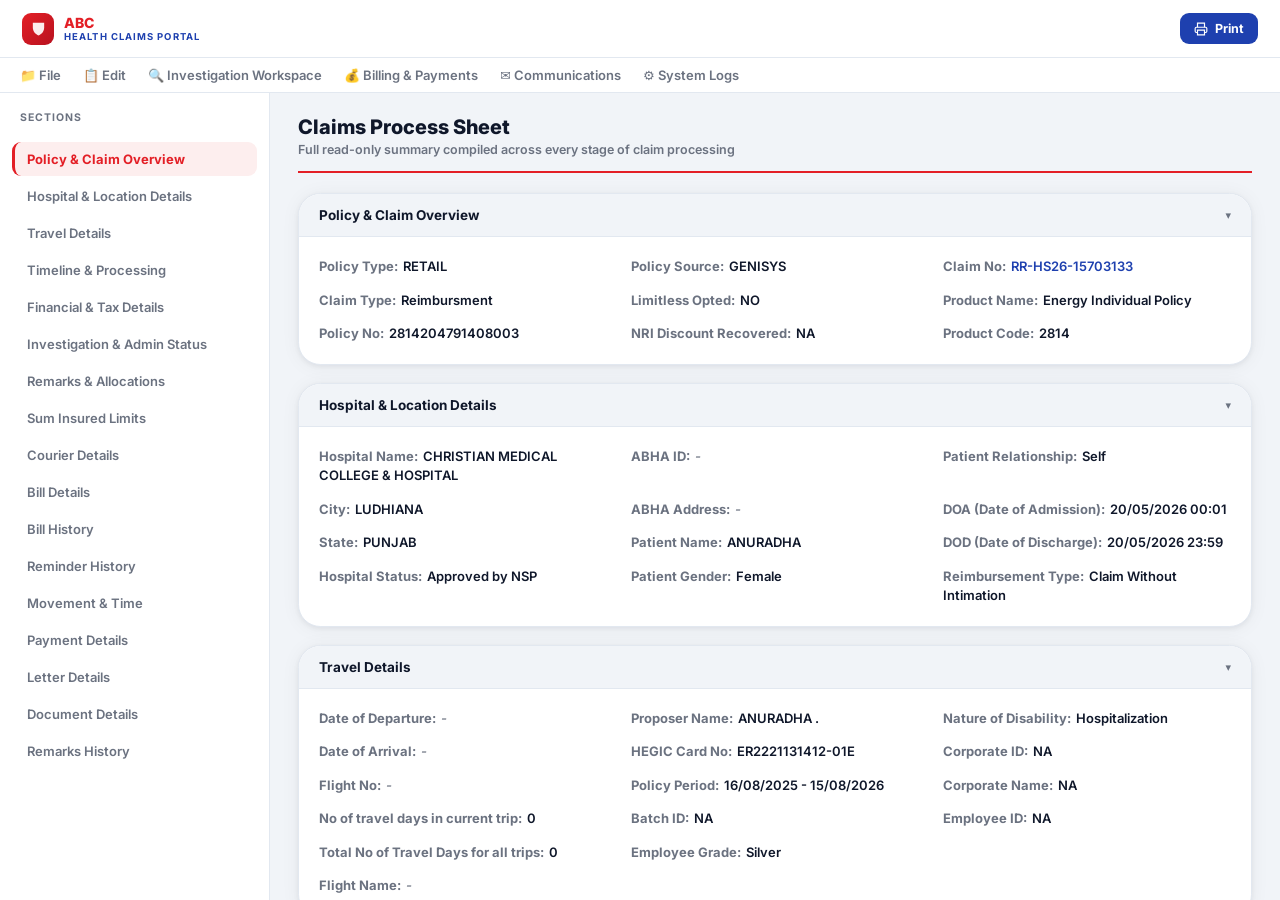
<file: shared/process-sheet.html>
<!DOCTYPE html>
<html lang="en">
<head>
    <meta charset="UTF-8">
    <meta name="viewport" content="width=device-width, initial-scale=1.0">
    <title>Claims Process Sheet | ABC Health Claims Portal</title>
    <link rel="preconnect" href="https://fonts.googleapis.com">
    <link href="https://fonts.googleapis.com/css2?family=Inter:wght@400;500;600;700;800&display=swap" rel="stylesheet">
    <!-- Shared design tokens (colors, radius, shadows) -->
    <link rel="stylesheet" href="/variables.css">
    <!-- This document's own layout/component styles -->
    <link rel="stylesheet" href="/shared/process-sheet.css">
</head>
      <body>

          <!-- ABC Brand Header -->
          <div class="brand-header">
            <div class="brand-mark">
              <svg viewBox="0 0 24 24" fill="none"><path d="M4 4h16v6.5c0 6-4 9.5-8 11.5-4-2-8-5.5-8-11.5V4z" fill="#fff" fill-opacity=".92"/></svg>
            </div>
            <div class="brand-text">
              <b>ABC</b>
              <span>HEALTH CLAIMS PORTAL</span>
            </div>
            <div class="brand-header-right">
              <button class="print-btn" type="button" onclick="window.print()">
                <svg viewBox="0 0 24 24" fill="none" stroke="currentColor" stroke-width="2"><path d="M6 9V2h12v7"/><path d="M6 18H4a2 2 0 0 1-2-2v-5a2 2 0 0 1 2-2h16a2 2 0 0 1 2 2v5a2 2 0 0 1-2 2h-2"/><path d="M6 14h12v8H6z"/></svg>
                Print
              </button>
            </div>
          </div>

          <!-- Menu Bar -->
          <nav class="menu-bar">
              <a class="menu-item" href="#">📁 File</a>
              <a class="menu-item" href="#">📋 Edit</a>
              <a class="menu-item" href="#">🔍 Investigation Workspace</a>
              <a class="menu-item" href="#">💰 Billing & Payments</a>
              <a class="menu-item" href="#">✉️ Communications</a>
              <a class="menu-item" href="#">⚙️ System Logs</a>
          </nav>

          <!-- Main Workspace Layout -->
          <div class="workspace">
              
              <!-- Left Sidebar Navigation -->
              <aside class="sidebar" role="navigation" aria-label="Sections">
                  <p class="sidebar-label" aria-hidden="true">Sections</p>
                  <a href="#policy-overview" class="nav-item active">Policy &amp; Claim Overview</a>
                  <a href="#hospital-details" class="nav-item">Hospital & Location Details</a>
                  <a href="#travel-details" class="nav-item">Travel Details</a>
                  <a href="#timeline-processing" class="nav-item">Timeline & Processing</a>
                  <a href="#financial-tax" class="nav-item">Financial & Tax Details</a>
                  <a href="#investigation-status" class="nav-item">Investigation & Admin Status</a>
                  <a href="#remarks-allocations" class="nav-item">Remarks & Allocations</a>
                  <a href="#sum-insured" class="nav-item">Sum Insured Limits</a>
                  <a href="#courier-details" class="nav-item">Courier Details</a>
                  <a href="#bill-details" class="nav-item">Bill Details</a>
                  <a href="#bill-history" class="nav-item">Bill History</a>
                  <a href="#reminder-history" class="nav-item">Reminder History</a>
                  <a href="#movement-time" class="nav-item">Movement & Time</a>
                  <a href="#payment-details" class="nav-item">Payment Details</a>
                  <a href="#letter-details" class="nav-item">Letter Details</a>
                  <a href="#document-details" class="nav-item">Document Details</a>
                  <a href="#remarks-history" class="nav-item">Remarks History</a>
              </aside>

              <!-- Dynamic Content Panel -->
              <main class="content-area">
                  
                  <header class="dashboard-header">
                      <div>
                        <h1>Claims Process Sheet</h1>
                        <div class="ds-sub">Full read-only summary compiled across every stage of claim processing</div>
                      </div>
                  </header>

                  <!-- 1. Policy & Claim Overview -->
                  <section id="policy-overview" class="section-card">
                      <h2 class="section-title-h2"><div class="section-title" onclick="toggleAccordion(this)" onkeydown="if(event.key==='Enter'||event.key===' '){event.preventDefault();toggleAccordion(this);}" role="button" tabindex="0"><span class="section-title-text">Policy & Claim Overview</span><span class="toggle-icon">&#9662;</span></div></h2>
                      <div class="accordion-body">
                      <div class="data-grid-3col">
                          <div class="data-field"><span class="field-label">Policy Type:</span><span class="field-value">RETAIL</span></div>
                          <div class="data-field"><span class="field-label">Policy Source:</span><span class="field-value">GENISYS</span></div>
                          <div class="data-field"><span class="field-label">Claim No:</span><span class="field-value"><a href="#">RR-HS26-15703133</a></span></div>
                          
                          <div class="data-field"><span class="field-label">Claim Type:</span><span class="field-value">Reimbursment</span></div>
                          <div class="data-field"><span class="field-label">Limitless Opted:</span><span class="field-value">NO</span></div>
                          <div class="data-field"><span class="field-label">Product Name:</span><span class="field-value">Energy Individual Policy</span></div>
                          
                          <div class="data-field"><span class="field-label">Policy No:</span><span class="field-value">2814204791408003</span></div>
                          <div class="data-field"><span class="field-label">NRI Discount Recovered:</span><span class="field-value">NA</span></div>
                          <div class="data-field"><span class="field-label">Product Code:</span><span class="field-value">2814</span></div>
                      </div>
                  </div>
                  </section>

                  <!-- 2. Hospital & Location Details -->
                  <section id="hospital-details" class="section-card">
                      <h2 class="section-title-h2"><div class="section-title" onclick="toggleAccordion(this)" onkeydown="if(event.key==='Enter'||event.key===' '){event.preventDefault();toggleAccordion(this);}" role="button" tabindex="0"><span class="section-title-text">Hospital & Location Details</span><span class="toggle-icon">&#9662;</span></div></h2>
                      <div class="accordion-body">
                      <div class="data-grid-3col">
                          <div class="data-field"><span class="field-label">Hospital Name:</span><span class="field-value">CHRISTIAN MEDICAL COLLEGE & HOSPITAL</span></div>
                          <div class="data-field"><span class="field-label">ABHA ID:</span><span class="field-value value-blank">-</span></div>
                          <div class="data-field"><span class="field-label">Patient Relationship:</span><span class="field-value">Self</span></div>
                          
                          <div class="data-field"><span class="field-label">City:</span><span class="field-value">LUDHIANA</span></div>
                          <div class="data-field"><span class="field-label">ABHA Address:</span><span class="field-value value-blank">-</span></div>
                          <div class="data-field"><span class="field-label">DOA (Date of Admission):</span><span class="field-value">20/05/2026 00:01</span></div>
                          
                          <div class="data-field"><span class="field-label">State:</span><span class="field-value">PUNJAB</span></div>
                          <div class="data-field"><span class="field-label">Patient Name:</span><span class="field-value">ANURADHA</span></div>
                          <div class="data-field"><span class="field-label">DOD (Date of Discharge):</span><span class="field-value">20/05/2026 23:59</span></div>
                          
                          <div class="data-field"><span class="field-label">Hospital Status:</span><span class="field-value">Approved by NSP</span></div>
                          <div class="data-field"><span class="field-label">Patient Gender:</span><span class="field-value">Female</span></div>
                          <div class="data-field"><span class="field-label">Reimbursement Type:</span><span class="field-value">Claim Without Intimation</span></div>
                      </div>
                  </div>
                  </section>

                  <!-- 3. Travel Details -->
                  <section id="travel-details" class="section-card">
                      <h2 class="section-title-h2"><div class="section-title" onclick="toggleAccordion(this)" onkeydown="if(event.key==='Enter'||event.key===' '){event.preventDefault();toggleAccordion(this);}" role="button" tabindex="0"><span class="section-title-text">Travel Details</span><span class="toggle-icon">&#9662;</span></div></h2>
                      <div class="accordion-body">
                      <div class="data-grid-3col">
                          <div class="data-field"><span class="field-label">Date of Departure:</span><span class="field-value value-blank">-</span></div>
                          <div class="data-field"><span class="field-label">Proposer Name:</span><span class="field-value">ANURADHA .</span></div>
                          <div class="data-field"><span class="field-label">Nature of Disability:</span><span class="field-value">Hospitalization</span></div>
                          
                          <div class="data-field"><span class="field-label">Date of Arrival:</span><span class="field-value value-blank">-</span></div>
                          <div class="data-field"><span class="field-label">HEGIC Card No:</span><span class="field-value">ER2221131412-01E</span></div>
                          <div class="data-field"><span class="field-label">Corporate ID:</span><span class="field-value">NA</span></div>
                          
                          <div class="data-field"><span class="field-label">Flight No:</span><span class="field-value value-blank">-</span></div>
                          <div class="data-field"><span class="field-label">Policy Period:</span><span class="field-value">16/08/2025 - 15/08/2026</span></div>
                          <div class="data-field"><span class="field-label">Corporate Name:</span><span class="field-value">NA</span></div>
                          
                          <div class="data-field"><span class="field-label">No of travel days in current trip:</span><span class="field-value">0</span></div>
                          <div class="data-field"><span class="field-label">Batch ID:</span><span class="field-value">NA</span></div>
                          <div class="data-field"><span class="field-label">Employee ID:</span><span class="field-value">NA</span></div>
                          
                          <div class="data-field"><span class="field-label">Total No of Travel Days for all trips:</span><span class="field-value">0</span></div>
                          <div class="data-field"><span class="field-label">Employee Grade:</span><span class="field-value">Silver</span></div>
                          <div class="data-field"></div>
                          
                          <div class="data-field"><span class="field-label">Flight Name:</span><span class="field-value value-blank">-</span></div>
                      </div>
                  </div>
                  </section>

                  <!-- 4. Timeline & Processing -->
                  <section id="timeline-processing" class="section-card">
                      <h2 class="section-title-h2"><div class="section-title" onclick="toggleAccordion(this)" onkeydown="if(event.key==='Enter'||event.key===' '){event.preventDefault();toggleAccordion(this);}" role="button" tabindex="0"><span class="section-title-text">Timeline & Processing</span><span class="toggle-icon">&#9662;</span></div></h2>
                      <div class="accordion-body">
                      <div class="data-grid-3col">
                          <div class="data-field"><span class="field-label">Claim Intimation Date:</span><span class="field-value">30/05/2026</span></div>
                          <div class="data-field"><span class="field-label">Ailment Name:</span><span class="field-value">Atherosclerotic heart disease of native coronary artery without angina pectoris</span></div>
                          <div class="data-field"><span class="field-label">Claimed Amount:</span><span class="field-value">125081</span></div>
                          
                          <div class="data-field"><span class="field-label">First Doc Received Date:</span><span class="field-value">30/05/2026</span></div>
                          <div class="data-field"><span class="field-label">ICD Code:</span><span class="field-value">I25.10</span></div>
                          <div class="data-field"><span class="field-label">Deductible Amount:</span><span class="field-value">0</span></div>
                          
                          <div class="data-field"><span class="field-label">Last Doc Received:</span><span class="field-value">08/07/2026</span></div>
                          <div class="data-field"><span class="field-label">Ailment as per discharge card:</span><span class="field-value">CAD</span></div>
                          <div class="data-field"><span class="field-label">Co-Payment:</span><span class="field-value">0</span></div>
                          
                          <div class="data-field"><span class="field-label">Policy Cont. For Period:</span><span class="field-value value-blank">-</span></div>
                          <div class="data-field"><span class="field-label">PreAuth CoPay Amount:</span><span class="field-value">0</span></div>
                          <div class="data-field"><span class="field-label">Zonal Co-Payment:</span><span class="field-value">0</span></div>
                          
                          <div class="data-field"><span class="field-label">DOJ (For Corporate Customer):</span><span class="field-value value-blank">-</span></div>
                          <div class="data-field"><span class="field-label">PreAuth Zonal CoPay Amount:</span><span class="field-value">0</span></div>
                          <div class="data-field"><span class="field-label">Policy Deduction Amount:</span><span class="field-value">0</span></div>
                          
                          <div class="data-field"><span class="field-label">Reopen Date:</span><span class="field-value">-</span></div>
                          <div class="data-field"></div>
                          <div class="data-field"><span class="field-label">TDS Amount:</span><span class="field-value">0</span></div>
                          
                          <div class="data-field"><span class="field-label">Total Authorized Amount:</span><span class="field-value">0</span></div>
                          <div class="data-field"></div>
                          <div class="data-field"><span class="field-label">Net Payable:</span><span class="field-value">108680</span></div>
                      </div>
                  </div>
                  </section>

                  <!-- 5. Financial & Tax Details -->
                  <section id="financial-tax" class="section-card">
                      <h2 class="section-title-h2"><div class="section-title" onclick="toggleAccordion(this)" onkeydown="if(event.key==='Enter'||event.key===' '){event.preventDefault();toggleAccordion(this);}" role="button" tabindex="0"><span class="section-title-text">Financial & Tax Details</span><span class="toggle-icon">&#9662;</span></div></h2>
                      <div class="accordion-body">
                      <div class="data-grid-3col">
                          <div class="data-field"><span class="field-label">Policy Deduction Amount:</span><span class="field-value">0</span></div>
                          <div class="data-field"><span class="field-label">GST Deduction Remarks:</span><span class="field-value value-blank">-</span></div>
                          <div class="data-field"><span class="field-label">Investigation Status:</span><span class="field-value">CIMA CLOSED - HCS</span></div>
                          
                          <div class="data-field"><span class="field-label">TDS Amount:</span><span class="field-value">0</span></div>
                          <div class="data-field"><span class="field-label">Early Payment Discount:</span><span class="field-value">0</span></div>
                          <div class="data-field"><span class="field-label">Investigation Source:</span><span class="field-value">ARYA</span></div>
                          
                          <div class="data-field"><span class="field-label">Net Payable Amount (Excluding GST):</span><span class="field-value">108680</span></div>
                          <div class="data-field"><span class="field-label">Claim Approximate Amount:</span><span class="field-value">125081</span></div>
                          <div class="data-field"><span class="field-label">Investigation Type:</span><span class="field-value">Auto</span></div>
                          
                          <div class="data-field"><span class="field-label">Net Payable Amount (Including GST):</span><span class="field-value">108680</span></div>
                          <div class="data-field"><span class="field-label">TAT (In Days):</span><span class="field-value">2</span></div>
                          <div class="data-field"><span class="field-label">Investigation initiated Date & Time:</span><span class="field-value">30/05/2026 04:04:04 PM</span></div>
                          
                          <div class="data-field"><span class="field-label">Is GST Applicable on Room Rent?:</span><span class="field-value">No</span></div>
                          <div class="data-field"><span class="field-label">Claim Generated By:</span><span class="field-value">Tarun Kumar Singh</span></div>
                          <div class="data-field"><span class="field-label">CIMA Closed Date & Time:</span><span class="field-value">17/06/2026 12:08:52 PM</span></div>
                          
                          <div class="data-field"><span class="field-label">Hospital GSTIN No.:</span><span class="field-value value-blank">-</span></div>
                          <div class="data-field"><span class="field-label">Missing Middle:</span><span class="field-value">No</span></div>
                          <div class="data-field"><span class="field-label">HCS Investigation Status:</span><span class="field-value">CLOSED</span></div>
                          
                          <div class="data-field"><span class="field-label">From State:</span><span class="field-value value-blank">-</span></div>
                          <div class="data-field"><span class="field-label">External Status:</span><span class="field-value">New Request</span></div>
                          <div class="data-field"><span class="field-label">Investigation Approval / Rejected Date & Time:</span><span class="field-value value-blank">-</span></div>
                          
                          <div class="data-field"><span class="field-label">Dummy GSTIN No.:</span><span class="field-value value-blank">-</span></div>
                          <div class="data-field"><span class="field-label">Internal Status:</span><span class="field-value">Reimbursement - Settlement - Done - NM</span></div>
                          <div class="data-field"><span class="field-label">CIMA Send Date & Time:</span><span class="field-value">30/05/2026 04:04:04 PM</span></div>
                          
                          <div class="data-field"><span class="field-label">To State:</span><span class="field-value value-blank">-</span></div>
                          <div class="data-field"><span class="field-label">Final Status:</span><span class="field-value">Under Process</span></div>
                          
                          <!-- Interactive Action Links Column Stack -->
                          <div class="data-field action-link-group">
                              <span class="field-label" style="display:block; margin-bottom:5px;">Links / Actions Available</span>
                              <a href="#">🔗 View Sherlock Details</a>
                              <a href="#">🔗 View Munich Details</a>
                              <a href="#">🔗 View Arya Details</a>
                              <a href="#">🔗 View CIMA Details</a>
                              <a href="#">🔗 View CIMA Documents</a>
                              <a href="#">🔗 View insight of claim</a>
                              <a href="#">🔗 View Communication Entity Detail</a>
                          </div>
                          
                          <div class="data-field"><span class="field-label">Room Rent IGST Amount:</span><span class="field-value">0</span></div>
                          <div class="data-field medico-opinion-block">
                              <span class="field-label">Medico Opinion:</span>
                              <span class="field-value">1. Treating doctor's certificate for exact duration of the Hypertension in DD/MM/YYYY format along with past consultation papers and treatment records.</span>
                          </div>
                          
                          <div class="data-field"><span class="field-label">Room Rent CGST Amount:</span><span class="field-value">0</span></div>
                          <div class="data-field"><span class="field-label">Last Transaction Date:</span><span class="field-value value-blank">-</span></div>
                          <div></div>
                          
                          <div class="data-field"><span class="field-label">Room Rent SGST Amount:</span><span class="field-value">0</span></div>
                          <div class="data-field"><span class="field-label">No. of POS:</span><span class="field-value value-blank">-</span></div>
                          <div></div>
                          
                          <div class="data-field"><span class="field-label">GST applicable Room Rent amount:</span><span class="field-value">0</span></div>
                          <div class="data-field"><span class="field-label">Denial Clause:</span><span class="field-value value-blank">-</span></div>
                          <div></div>
                          
                          <div class="data-field"><span class="field-label">GST Invoice Date:</span><span class="field-value value-blank">-</span></div>
                          <div class="data-field"><span class="field-label">Reason for Reopen / Invalid:</span><span class="field-value value-blank">-</span></div>
                          <div></div>
                          
                          <div class="data-field"><span class="field-label">Over and Above SI:</span><span class="field-value">0</span></div>
                          <div class="data-field"><span class="field-label">Is Claim Reconsideration:</span><span class="field-value">NO</span></div>
                          <div></div>
                          
                          <div class="data-field"><span class="field-label">GST Claimed By Hospital:</span><span class="field-value">0</span></div>
                          <div class="data-field"><span class="field-label">Is Withdraw:</span><span class="field-value">NO</span></div>
                          <div></div>
                          
                          <div class="data-field"><span class="field-label">Final Payable GST:</span><span class="field-value">0</span></div>
                          <div class="data-field"></div>
                          <div></div>
                          
                          <div class="data-field"><span class="field-label">GST Deductions:</span><span class="field-value">0</span></div>
                      </div>
                  </div>
                  </section>

                  <!-- 6. Investigation & Administrative Status -->
                  <section id="investigation-status" class="section-card">
                      <h2 class="section-title-h2"><div class="section-title" onclick="toggleAccordion(this)" onkeydown="if(event.key==='Enter'||event.key===' '){event.preventDefault();toggleAccordion(this);}" role="button" tabindex="0"><span class="section-title-text">Investigation & Administrative Status</span><span class="toggle-icon">&#9662;</span></div></h2>
                      <div class="accordion-body">
                      <div class="data-grid-3col">
                          <div class="data-field"><span class="field-label">HCS Investigation Status:</span><span class="field-value">CLOSED</span></div>
                          <div class="data-field"><span class="field-label">Investigation Reason:</span><span class="field-value value-blank">-</span></div>
                          <div class="data-field"><span class="field-label">Card Block Date:</span><span class="field-value value-blank">-</span></div>
                          
                          <div class="data-field"><span class="field-label">Investigation Approval / Rejected Date & Time:</span><span class="field-value value-blank">-</span></div>
                          <div class="data-field"><span class="field-label">Investigation App:</span><span class="field-value">CHASE</span></div>
                          <div class="data-field"><span class="field-label">Loss Type:</span><span class="field-value value-blank">-</span></div>
                          
                          <div class="data-field"><span class="field-label">CIMA Send Date & Time:</span><span class="field-value">30/05/2026 04:04:04 PM</span></div>
                          <div class="data-field"><span class="field-label">Card Type:</span><span class="field-value value-blank">-</span></div>
                          <div class="data-field"><span class="field-label">Card Holder Name:</span><span class="field-value value-blank">-</span></div>
                          
                          <div class="data-field"><span class="field-label">CIMA Grading:</span><span class="field-value">3</span></div>
                          <div class="data-field"><span class="field-label">Intimation TAT(In Days):</span><span class="field-value value-blank">-</span></div>
                          <div class="data-field"><span class="field-label">Insured Name:</span><span class="field-value value-blank">-</span></div>
                          
                          <div class="data-field"><span class="field-label">RLMU Updated Grade:</span><span class="field-value value-blank">-</span></div>
                          <div class="data-field"><span class="field-label">DOL:</span><span class="field-value">20/05/2026</span></div>
                          <div class="data-field"><span class="field-label">Plan Name:</span><span class="field-value" style="color:#b21f1f; font-weight:bold;">Silver</span></div>
                          
                          <div class="data-field"><span class="field-label">Date & Time of grade update:</span><span class="field-value value-blank">-</span></div>
                          <div class="data-field"><span class="field-label">Loss Amount:</span><span class="field-value">125081</span></div>
                          <div></div>
                          
                          <div class="data-field"><span class="field-label">Investigation Assign by:</span><span class="field-value">Auto Assign</span></div>
                      </div>
                  </div>
                  </section>

                  <!-- 7. Remarks & Financial Allocations -->
                  <section id="remarks-allocations" class="section-card">
                      <h2 class="section-title-h2"><div class="section-title" onclick="toggleAccordion(this)" onkeydown="if(event.key==='Enter'||event.key===' '){event.preventDefault();toggleAccordion(this);}" role="button" tabindex="0"><span class="section-title-text">Remarks & Financial Allocations</span><span class="toggle-icon">&#9662;</span></div></h2>
                      <div class="accordion-body">
                      <div class="data-grid-3col">
                          <div class="data-field"><span class="field-label">NSP Remark:</span><span class="field-value value-blank">-</span></div>
                          <div class="data-field"><span class="field-label">Compensation/Other charges:</span><span class="field-value">0</span></div>
                          <div class="data-field"><span class="field-label">Penny Drop Verified:</span><span class="field-value" style="color:green; font-weight:bold;">Yes</span></div>
                          
                          <div class="data-field"><span class="field-label">Confirm by NSP:</span><span class="field-value">No</span></div>
                          <div class="data-field"><span class="field-label">Interest(TDS):</span><span class="field-value">0</span></div>
                          <div class="data-field"><span class="field-label">Grievance Tagged:</span><span class="field-value">No</span></div>
                          
                          <div class="data-field"><span class="field-label">Claim Intimation Source:</span><span class="field-value">CLAIM</span></div>
                          <div class="data-field"><span class="field-label">Penalty:</span><span class="field-value">0</span></div>
                          <div class="data-field"><span class="field-label">Epharmacy:</span><span class="field-value">No</span></div>
                          
                          <div class="data-field"><span class="field-label">Interest Amount:</span><span class="field-value">0</span></div>
                          <div class="data-field"><span class="field-label">Customer Segment:</span><span class="field-value">NA</span></div>
                          <div class="data-field"><span class="field-label">Partner Reference Id:</span><span class="field-value value-blank">-</span></div>
                          
                          <div class="data-field"><span class="field-label">Interest TDS Amount:</span><span class="field-value">0</span></div>
                          <div class="data-field"><span class="field-label">Loyalty Number:</span><span class="field-value value-blank">-</span></div>
                          <div class="data-field"><span class="field-label">Consent Status:</span><span class="field-value">No</span></div>
                          
                          <div class="data-field"><span class="field-label">Reserved Amount:</span><span class="field-value">69500</span></div>
                          <div class="data-field"><span class="field-label">CKYC No:</span><span class="field-value value-blank">-</span></div>
                          <div></div>
                          
                          <div class="data-field"><span class="field-label">Complain Type:</span><span class="field-value value-blank">-</span></div>
                          <div class="data-field"><span class="field-label">Conversion Rate:</span><span class="field-value">1</span></div>
                      </div>
                  </div>
                  </section>

                  <!-- 8. Sum Insured Limits -->
                  <section id="sum-insured" class="section-card">
                      <h2 class="section-title-h2"><div class="section-title" onclick="toggleAccordion(this)" onkeydown="if(event.key==='Enter'||event.key===' '){event.preventDefault();toggleAccordion(this);}" role="button" tabindex="0"><span class="section-title-text">Sum Insured Limits</span><span class="toggle-icon">&#9662;</span></div></h2>
                      <div class="accordion-body">
                      <div class="data-grid-3col">
                          <div class="data-field"><span class="field-label">Sum Insured:</span><span class="field-value">300000</span></div>
                          <div class="data-field"><span class="field-label">Cumulative Bonus:</span><span class="field-value">90000</span></div>
                          <div class="data-field"><span class="field-label">Protector Rider:</span><span class="field-value">0</span></div>
                          <div class="data-field"><span class="field-label">Total Sum Insured:</span><span class="field-value" style="font-weight: bold;">390000</span></div>
                      </div>
                  </div>
                  </section>

                  <!-- 9. Courier Details -->
                  <section id="courier-details" class="section-card">
                      <h2 class="section-title-h2"><div class="section-title" onclick="toggleAccordion(this)" onkeydown="if(event.key==='Enter'||event.key===' '){event.preventDefault();toggleAccordion(this);}" role="button" tabindex="0"><span class="section-title-text">Courier Details</span><span class="toggle-icon">&#9662;</span></div></h2>
                      <div class="accordion-body">
                      <div class="data-grid-3col">
                          <div class="data-field"><span class="field-label">POD Number:</span><span class="field-value value-blank">-</span></div>
                          <div class="data-field"><span class="field-label">Courier Receipt Date:</span><span class="field-value value-blank">-</span></div>
                          <div class="data-field"><span class="field-label">Courier Company Name:</span><span class="field-value value-blank">-</span></div>
                      </div>
                  </div>
                  </section>

                  <!-- 10. GRID: Bill Details -->
                  <section id="bill-details" class="section-card">
                      <h2 class="section-title-h2"><div class="section-title" onclick="toggleAccordion(this)" onkeydown="if(event.key==='Enter'||event.key===' '){event.preventDefault();toggleAccordion(this);}" role="button" tabindex="0"><span class="section-title-text">📋 Bill Details</span><span class="toggle-icon">&#9662;</span></div></h2>
                      <div class="accordion-body">
                      <div class="table-responsive">
                          <table>
                              <thead>
                                  <tr>
                                      <th scope="col">Bill No.</th>
                                      <th scope="col">Bill Date</th>
                                      <th scope="col">Bill Category</th>
                                      <th scope="col">Claimed Amt</th>
                                      <th scope="col">Discount</th>
                                      <th scope="col">Tariff Deduct.</th>
                                      <th scope="col">Deduction</th>
                                      <th scope="col">Deduction Remark</th>
                                      <th scope="col">Payable Amt</th>
                                  </tr>
                              </thead>
                              <tbody>
                                  <tr><td>1270</td><td>20/05/2026</td><td>Investigation Charges</td><td>2290</td><td>0</td><td>0</td><td>0</td><td class="value-blank">-</td><td>2290</td></tr>
                                  <tr><td>3885</td><td>20/05/2026</td><td>pharmacyBillHead</td><td>8896</td><td>0</td><td>0</td><td>0</td><td class="value-blank">-</td><td>8896</td></tr>
                                  <tr><td>8987</td><td>20/05/2026</td><td>pharmacyBillHead</td><td>91</td><td>0</td><td>0</td><td>0</td><td class="value-blank">-</td><td>91</td></tr>
                                  <tr style="background-color: #fff5f5;"><td>NA</td><td>20/05/2026</td><td>Other Expenses</td><td>16401</td><td>0</td><td>0</td><td style="color:#c92a2a; font-weight:500;">16401</td><td style="color:#c92a2a;">Medicine bills not clear</td><td style="font-weight:bold;">0</td></tr>
                                  <tr><td>0861</td><td>20/05/2026</td><td>Professional Fees Charges</td><td>600</td><td>0</td><td>0</td><td>0</td><td class="value-blank">-</td><td>600</td></tr>
                                  <tr><td>8995</td><td>20/05/2026</td><td>pharmacyBillHead</td><td>6.50</td><td>0</td><td>0</td><td>0</td><td class="value-blank">-</td><td>6.50</td></tr>
                                  <tr><td>1270</td><td>20/05/2026</td><td>ICU Charges</td><td>4630</td><td>0</td><td>0</td><td>0</td><td class="value-blank">-</td><td>4630</td></tr>
                                  <tr><td>0864</td><td>20/05/2026</td><td>Investigation Charges</td><td>14110</td><td>0</td><td>0</td><td>0</td><td class="value-blank">-</td><td>14110</td></tr>
                                  <tr><td>0863</td><td>20/05/2026</td><td>Ambulance Charges</td><td>1500</td><td>0</td><td>0</td><td>0</td><td class="value-blank">-</td><td>1500</td></tr>
                              </tbody>
                          </table>
                      </div>
                      <div class="data-grid-3col" style="border-top: 1px solid var(--border-color); background-color: #fafafa;">
                          <div class="data-field"><span class="field-label">Reason for Cancellation / Re Issue:</span><span class="field-value value-blank">-</span></div>
                          <div class="data-field"><span class="field-label">IFSC Code:</span><span class="field-value value-blank">-</span></div>
                          <div class="data-field"><span class="field-label">Payment TAT(In Days):</span><span class="field-value value-blank">-</span></div>
                          <div class="data-field"><span class="field-label">Total EMI Recovery Amount:</span><span class="field-value">0</span></div>
                          <div class="data-field"><span class="field-label">Payment History:</span><span class="field-value"><a href="#">🔗 View Payment History</a></span></div>
                          <div class="data-field"><span class="field-label">Cheque Dispatch Date:</span><span class="field-value value-blank">-</span></div>
                          <div class="data-field"><span class="field-label">Payment Mode:</span><span class="field-value value-blank">-</span></div>
                          <div class="data-field"><span class="field-label">Payment Status:</span><span class="field-value value-blank">-</span></div>
                      </div>
                  </div>
                  </section>

                  <!-- 11. GRID: Bill History -->
                  <section id="bill-history" class="section-card">
                      <h2 class="section-title-h2"><div class="section-title" onclick="toggleAccordion(this)" onkeydown="if(event.key==='Enter'||event.key===' '){event.preventDefault();toggleAccordion(this);}" role="button" tabindex="0"><span class="section-title-text">📋 Bill History Summary</span><span class="toggle-icon">&#9662;</span></div></h2>
                      <div class="accordion-body">
                      <div class="table-responsive">
                          <table>
                              <thead>
                                  <tr>
                                      <th scope="col">Claim Number</th>
                                      <th scope="col">Claimed Amount</th>
                                      <th scope="col">Deduction</th>
                                      <th scope="col">Discount</th>
                                      <th scope="col">Payable Amount</th>
                                  </tr>
                              </thead>
                              <tbody>
                                  <tr style="font-weight: bold;">
                                      <td>Total</td>
                                      <td>0</td>
                                      <td>0</td>
                                      <td>0</td>
                                      <td>0</td>
                                  </tr>
                              </tbody>
                          </table>
                      </div>
                  </div>
                  </section>

                  <!-- 12. GRID: Reminder History -->
                  <section id="reminder-history" class="section-card">
                      <h2 class="section-title-h2"><div class="section-title" onclick="toggleAccordion(this)" onkeydown="if(event.key==='Enter'||event.key===' '){event.preventDefault();toggleAccordion(this);}" role="button" tabindex="0"><span class="section-title-text">📋 Reminder History</span><span class="toggle-icon">&#9662;</span></div></h2>
                      <div class="accordion-body">
                      <div class="table-responsive">
                          <table>
                              <thead>
                                  <tr>
                                      <th scope="col">Reminder Type</th>
                                      <th scope="col">Reminder Date</th>
                                  </tr>
                              </thead>
                              <tbody>
                                  <tr><td>Second Reminder Letter</td><td>02/07/2026</td></tr>
                                  <tr><td>Third Reminder Letter</td><td>05/07/2026</td></tr>
                                  <tr><td>Fourth Reminder Letter</td><td>08/07/2026</td></tr>
                                  <tr><td>First Reminder Letter</td><td>10/06/2026</td></tr>
                                  <tr><td>First Reminder Letter</td><td>29/06/2026</td></tr>
                              </tbody>
                          </table>
                      </div>
                  </div>
                  </section>

                  <!-- 13. GRID: Movement and Time -->
                  <section id="movement-time" class="section-card">
                      <h2 class="section-title-h2"><div class="section-title" onclick="toggleAccordion(this)" onkeydown="if(event.key==='Enter'||event.key===' '){event.preventDefault();toggleAccordion(this);}" role="button" tabindex="0"><span class="section-title-text">📋 Movement & Time Workflow Audit</span><span class="toggle-icon">&#9662;</span></div></h2>
                      <div class="accordion-body">
                      <div class="table-responsive">
                          <table>
                              <thead>
                                  <tr>
                                      <th scope="col">Role</th>
                                      <th scope="col">First Assigned Date</th>
                                      <th scope="col">User Name</th>
                                      <th scope="col">Timestamp</th>
                                  </tr>
                              </thead>
                              <tbody>
                                  <tr><td>Non Medico TL</td><td>30/05/2026 05:21:11</td><td>sant Lal Baloni</td><td>30/05/2026 05:21:11 PM</td></tr>
                                  <tr><td>Medico</td><td>03/06/2026 12:23:05</td><td>Bollu Mamtha</td><td>19/06/2026 06:06:09 PM</td></tr>
                                  <tr><td>Auditor TL</td><td>03/06/2026 09:02:26</td><td>Abhinav singh HEHI</td><td>19/06/2026 10:41:53 PM</td></tr>
                                  <tr><td>Auditor</td><td>03/06/2026 09:02:26</td><td>Priyatosh Kaushik</td><td>22/06/2026 08:34:48 AM</td></tr>
                                  <tr><td>SYSTEM</td><td>30/05/2026 05:21:11</td><td>System User</td><td>08/07/2026 06:28:28 PM</td></tr>
                                  <tr><td>Non Medico</td><td>30/05/2026 05:21:11</td><td>Saket chandra jha</td><td>08/07/2026 06:28:28 PM</td></tr>
                                  <tr><td>Medico TL</td><td>03/06/2026 12:23:05</td><td>Dr. Neelima Joshi HEHI</td><td>08/07/2026 08:43:43 PM</td></tr>
                              </tbody>
                          </table>
                      </div>
                  </div>
                  </section>

                  <!-- 14. Payment Details -->
                  <section id="payment-details" class="section-card">
                      <h2 class="section-title-h2"><div class="section-title" onclick="toggleAccordion(this)" onkeydown="if(event.key==='Enter'||event.key===' '){event.preventDefault();toggleAccordion(this);}" role="button" tabindex="0"><span class="section-title-text">Payment Details</span><span class="toggle-icon">&#9662;</span></div></h2>
                      <div class="accordion-body">
                      <div class="data-grid-3col">
                          <div class="data-field"><span class="field-label">Payee Type:</span><span class="field-value value-blank">-</span></div>
                          <div class="data-field"><span class="field-label">Bank A/C No. (Account No of the Payee):</span><span class="field-value value-blank">-</span></div>
                          <div class="data-field"><span class="field-label">Cheque Date:</span><span class="field-value value-blank">-</span></div>
                          
                          <div class="data-field"><span class="field-label">Cheque In Fav Of:</span><span class="field-value value-blank">-</span></div>
                          <div class="data-field"><span class="field-label">Bank Name (Insured):</span><span class="field-value value-blank">-</span></div>
                          <div class="data-field"><span class="field-label">Cheque Credit Date:</span><span class="field-value value-blank">-</span></div>
                          
                          <div class="data-field"><span class="field-label">Cheque Amount:</span><span class="field-value">0</span></div>
                          <div class="data-field"><span class="field-label">Cheque/NEFT Number:</span><span class="field-value value-blank">-</span></div>
                      </div>
                  </div>
                  </section>

                  <!-- 15. GRID: Letter Details -->
                  <section id="letter-details" class="section-card">
                      <h2 class="section-title-h2"><div class="section-title" onclick="toggleAccordion(this)" onkeydown="if(event.key==='Enter'||event.key===' '){event.preventDefault();toggleAccordion(this);}" role="button" tabindex="0"><span class="section-title-text">📋 Outbound Letter Documents Log</span><span class="toggle-icon">&#9662;</span></div></h2>
                      <div class="accordion-body">
                      <div class="table-responsive">
                          <table>
                              <thead>
                                  <tr>
                                      <th scope="col">Claim Number</th>
                                      <th scope="col">Document Type</th>
                                      <th scope="col">Created By</th>
                                      <th scope="col">Created Date</th>
                                      <th scope="col">Actions</th>
                                  </tr>
                              </thead>
                              <tbody>
                                  <tr><td>RR-HS26-15703133</td><td><a href="#">First Query Letter</a></td><td>N Gopi</td><td>03/06/2026 22:43:05</td><td><a href="#">View</a> | <a href="#">Download</a> | <a href="#" class="btn-action">Resend</a></td></tr>
                                  <tr><td>RR-HS26-15703133</td><td><a href="#">First Reminder Letter</a></td><td>SYSTEM</td><td>10/06/2026 00:41:11</td><td><a href="#">View</a> | <a href="#">Download</a> | <a href="#" class="btn-action">Resend</a></td></tr>
                                  <tr><td>RR-HS26-15703133</td><td><a href="#">First Query Letter</a></td><td>HCSQC Bot1</td><td>12/06/2026 12:54:46</td><td><a href="#">View</a> | <a href="#">Download</a> | <a href="#" class="btn-action">Resend</a></td></tr>
                                  <tr><td>RR-HS26-15703133</td><td><a href="#">First Query Letter</a></td><td>Priyatosh Kaushik</td><td>22/06/2026 13:21:02</td><td><a href="#">View</a> | <a href="#">Download</a> | <a href="#" class="btn-action">Resend</a></td></tr>
                                  <tr><td>RR-HS26-15703133</td><td><a href="#">First Reminder Letter</a></td><td>SYSTEM</td><td>29/06/2026 00:16:16</td><td><a href="#">View</a> | <a href="#">Download</a> | <a href="#" class="btn-action">Resend</a></td></tr>
                                  <tr><td>RR-HS26-15703133</td><td><a href="#">Second Reminder Letter</a></td><td>SYSTEM</td><td>02/07/2026 00:21:37</td><td><a href="#">View</a> | <a href="#">Download</a> | <a href="#" class="btn-action">Resend</a></td></tr>
                                  <tr><td>RR-HS26-15703133</td><td><a href="#">Third Reminder Letter</a></td><td>SYSTEM</td><td>05/07/2026 00:18:17</td><td><a href="#">View</a> | <a href="#">Download</a> | <a href="#" class="btn-action">Resend</a></td></tr>
                                  <tr><td>RR-HS26-15703133</td><td><a href="#">Fourth Reminder Letter</a></td><td>SYSTEM</td><td>08/07/2026 00:13:42</td><td><a href="#">View</a> | <a href="#">Download</a> | <a href="#" class="btn-action">Resend</a></td></tr>
                              </tbody>
                          </table>
                      </div>
                  </div>
                  </section>

                  <!-- 16. GRID: Document Details -->
                  <section id="document-details" class="section-card">
                      <h2 class="section-title-h2"><div class="section-title" onclick="toggleAccordion(this)" onkeydown="if(event.key==='Enter'||event.key===' '){event.preventDefault();toggleAccordion(this);}" role="button" tabindex="0"><span class="section-title-text">📋 Scanned Document Attachments</span><span class="toggle-icon">&#9662;</span></div></h2>
                      <div class="accordion-body">
                      <div class="table-responsive">
                          <table>
                              <thead>
                                  <tr>
                                      <th scope="col">File Name</th>
                                      <th scope="col">Document Type</th>
                                      <th scope="col">Created By</th>
                                      <th scope="col">Created Date</th>
                                      <th scope="col">Actions</th>
                                  </tr>
                              </thead>
                              <tbody>
                                  <tr><td><a href="#">5.pdf</a></td><td>Bills</td><td>ScanDocScheduler</td><td>30/05/2026 16:13:14</td><td><a href="#">View</a> | <a href="#">Download</a></td></tr>
                                  <tr><td><a href="#">Photo_202_compressed.pdf</a></td><td>Others</td><td>ScanDocScheduler</td><td>30/05/2026 16:13:14</td><td><a href="#">View</a> | <a href="#">Download</a></td></tr>
                                  <tr><td><a href="#">Photo_203_compressed.pdf</a></td><td>Others</td><td>ScanDocScheduler</td><td>30/05/2026 16:13:14</td><td><a href="#">View</a> | <a href="#">Download</a></td></tr>
                                  <tr><td><a href="#">Photo_205_compressed.pdf *</a></td><td>Others *</td><td>ScanDocScheduler</td><td>30/05/2026 16:13:14</td><td><a href="#">View</a> | <a href="#">Download</a></td></tr>
                                  <tr><td><a href="#">11.pdf</a></td><td>Query Reply</td><td>ScanDocScheduler</td><td>11/06/2026 14:23:37</td><td><a href="#">View</a> | <a href="#">Download</a></td></tr>
                                  <tr><td><a href="#">11.pdf *</a></td><td>Query Reply *</td><td>ScanDocScheduler</td><td>15/06/2026 11:58:18</td><td><a href="#">View</a> | <a href="#">Download</a></td></tr>
                                  <tr><td><a href="#">11.pdf</a></td><td>Query Reply</td><td>ScanDocScheduler</td><td>08/07/2026 17:48:31</td><td><a href="#">View</a> | <a href="#">Download</a></td></tr>
                              </tbody>
                          </table>
                      </div>
                  </div>
                  </section>

                  <!-- 17. GRID: Remarks History -->
                  <section id="remarks-history" class="section-card">
                      <h2 class="section-title-h2"><div class="section-title" onclick="toggleAccordion(this)" onkeydown="if(event.key==='Enter'||event.key===' '){event.preventDefault();toggleAccordion(this);}" role="button" tabindex="0"><span class="section-title-text">📋 Full Medical & Processing Remarks Log</span><span class="toggle-icon">&#9662;</span></div></h2>
                      <div class="accordion-body">
                      <div class="remarks-trail">
                          <div class="remark-entry">
                              <div class="remark-meta">
                                  <span class="remark-role">Medico</span>
                                  <span class="remark-user">Rohit Kumar Badodiya</span>
                                  <span class="remark-time">17/06/2026 10:16:50 AM</span>
                              </div>
                              <textarea class="remark-text" readonly>CIMA open</textarea>
                          </div>
                          <div class="remark-entry">
                              <div class="remark-meta">
                                  <span class="remark-role">Non Medico</span>
                                  <span class="remark-user">System User</span>
                                  <span class="remark-time">17/06/2026 12:18:58 PM</span>
                              </div>
                              <textarea class="remark-text" readonly style="font-weight: 500; color: #1c7ed6;">CIMA CLOSURE</textarea>
                          </div>
                          <div class="remark-entry">
                              <div class="remark-meta">
                                  <span class="remark-role">Medico</span>
                                  <span class="remark-user">Bollu Mamtha</span>
                                  <span class="remark-time">19/06/2026 06:06:09 PM</span>
                              </div>
                              <textarea class="remark-text" readonly>2022-07-20</textarea>
                          </div>
                          <div class="remark-entry">
                              <div class="remark-meta">
                                  <span class="remark-role">Auditor TL</span>
                                  <span class="remark-user">HCSQC Bot1</span>
                                  <span class="remark-time">19/06/2026 10:41:54 PM</span>
                              </div>
                              <textarea class="remark-text" readonly>Move to TL</textarea>
                          </div>
                          <div class="remark-entry">
                              <div class="remark-meta">
                                  <span class="remark-role">Auditor</span>
                                  <span class="remark-user">Priyatosh Kaushik</span>
                                  <span class="remark-time">22/06/2026 01:20:58 PM</span>
                              </div>
                              <textarea class="remark-text" readonly>W Qc</textarea>
                          </div>
                      </div>
                  </div>
                  </section>

              </main>
          </div>

          <script>
              const sections = document.querySelectorAll('.section-card');
              const navItems = document.querySelectorAll('.nav-item');
              const contentArea = document.querySelector('.content-area');

              // Collapse / expand an individual accordion section
              function toggleAccordion(titleEl) {
                  titleEl.parentElement.classList.toggle('collapsed');
              }

              // Click-to-navigate: scroll the content area (not the window) to the chosen section
              navItems.forEach(item => {
                  item.addEventListener('click', (e) => {
                      e.preventDefault();
                      const targetId = item.getAttribute('href').substring(1);
                      const targetSection = document.getElementById(targetId);
                      if (!targetSection) return;

                      // Expand the section if it was collapsed so the user can see it
                      targetSection.classList.remove('collapsed');

                      const targetTop = targetSection.offsetTop - contentArea.offsetTop - 15;
                      contentArea.scrollTo({ top: targetTop, behavior: 'smooth' });

                      navItems.forEach(nav => nav.classList.remove('active'));
                      item.classList.add('active');
                  });
              });

              // Keep the sidebar in sync with manual scrolling
              contentArea.addEventListener('scroll', () => {
                  let current = '';
                  sections.forEach(section => {
                      const sectionTop = section.offsetTop - contentArea.offsetTop;
                      if (contentArea.scrollTop >= sectionTop - 60) {
                          current = section.getAttribute('id');
                      }
                  });

                  navItems.forEach(item => {
                      item.classList.remove('active');
                      if (item.getAttribute('href') === '#' + current) {
                          item.classList.add('active');
                      }
                  });
              });
          </script>
      </body>
</html>
</file>
<file: variables.css>
/* ==========================================================================
   ABC Health Claims Portal — Design Tokens
   File: variables.css
   Standards: AGENTS.md (v1.0.0) · AGENTS.md (v1.1.0)

   PURPOSE
   -------
   Single source of truth for ALL design tokens.
   - No colour, radius, shadow, or layout value is defined anywhere else.
   - styles.css imports this file and uses only var(--token-name).
   - Grouped by category. Add tokens here; never hardcode values in styles.css.

   SECTIONS
   --------
   1. Brand Palette         — primary brand colours (raw values)
   2. Status Palette        — semantic colour scale (success, warn, danger)
   3. Extended Palette      — blue, teal, violet scale (component-level use)
   4. Ink / Text            — foreground colour scale
   5. Surfaces              — background colour scale
   6. Borders               — line / divider colour scale
   7. Badge Tokens          — badge background + text pairs
   8. Shadows               — elevation tokens
   9. Radius                — border-radius scale
   10. Layout               — sidebar dimensions
   11. Policy Card (pc)     — scoped tokens for .policy-card component
   ========================================================================== */

:root {
  /* -------------------------------------------------------------------------
     1. BRAND PALETTE
     Primary brand colours. Use for CTAs, logos, focus rings, accents.
     --brand-red      : primary action / brand identity
     --brand-red-dark : hover / pressed state for red CTAs
     --brand-blue     : primary navigation / links
     --brand-blue-dark: hover / pressed state for blue CTAs
     --accent-indigo  : interactive highlight, focus rings, selected state
     ------------------------------------------------------------------------- */
  --brand-red: #e31f26;
  --brand-red-dark: #b8121f;
  --brand-blue: #1e40af;
  --brand-blue-dark: #1e3a8a;
  --accent-indigo: #2563eb;

  /* -------------------------------------------------------------------------
     2. STATUS PALETTE
     Semantic colours for system states. Always pair bg + fg tokens.
     Never use the -bg token for text; never use the base token for backgrounds.
     ------------------------------------------------------------------------- */
  --success: #15803d;
  --success-dark: #166534;
  --success-med: #23d160;
  --success-bg: #dcfce7;

  --warn: #b45309;
  --warn-dark: #b45f04;
  --warn-medium: #ffad04;
  --warn-bg: #fffbed;

  --danger: #b91c1c;
  --danger-dark: #9b1515;
  --danger-medium: #dc3545;
  --danger-bg: #fee2e2;

  /* -------------------------------------------------------------------------
     3. EXTENDED PALETTE
     Colour scale for components that need more tonal range.
     Prefer status tokens above; use these only when a component needs
     a mid-tone or soft variant not covered by the status scale.
     ------------------------------------------------------------------------- */

  /* Blue scale — matches brand-blue family */
  --blue: #1e40af; /* = --brand-blue  */
  --blue-dark: #1e3a8a; /* = --brand-blue-dark */
  --blue-mid: #2563eb; /* = --accent-indigo */
  --blue-soft: #dbeafe;
  --blue-muted: #93c5fd;

  /* Green scale — matches success family */
  --green: #15803d; /* = --success */
  --green-dark: #166534; /* = --success-dark */
  --green-mid: #22c55e;
  --green-soft: #dcfce7; /* = --success-bg */

  /* Amber scale — matches warn family */
  --amber: #b45309; /* = --warn */
  --amber-dark: #b45f04; /* = --warn-dark */
  --amber-mid: #f59e0b;
  --amber-soft: #fff6d0; /* = --warn-bg */

  /* Red scale — matches danger family */
  --red: #b91c1c; /* = --danger */
  --red-dark: #9b1515; /* = --danger-dark */
  --red-mid: #ef4444;
  --red-soft: #fee2e2; /* = --danger-bg */

  /* --- NOTE: Scale tokens below are intentionally defined for design-system
       completeness. They are not yet used in styles.css but must NOT be
       removed — they provide the palette for future components.
       Flag: add a reference comment if you use one so this note stays accurate. --- */

  /* Teal scale */
  --teal: #0e7c6a;
  --teal-dark: #0a5e50;
  --teal-soft: #ccfbf1;

  /* Violet scale */
  --violet: #6d28d9;
  --violet-dark: #5b21b6;
  --violet-soft: #ede9fe;

  /* Grey scale */
  --grey-bg: #eef2f7;
  --grey-text: #556479; /* was #64748B (4.31:1 on page-bg, 4.23:1 on grey-bg, 3.86:1 on grey-border — all fail WCAG AA 4.5:1) — darkened to pass against every grey surface this token is actually used on (4.89:1 worst case, on grey-border) */
  --grey-med: #6c757d;
  --grey-border: #e2e8f0;
  --grey-muted: #aeb4c6;

  /* -------------------------------------------------------------------------
     3b. WORKLOAD SERIES PALETTE
     Five named, always-distinguishable accent colours for claim-type
     breakdowns (e.g. TL Dashboard → Team Workload). Values intentionally
     equal existing brand/extended tokens (kept in lockstep so the same
     claim type always reads the same colour everywhere) but are named by
     role, not by hue, so a component can restyle its series without
     hunting down every --brand-blue/--teal/--violet reference.
     ------------------------------------------------------------------------- */
  --series-1: var(--brand-blue);
  --series-1-soft: var(--blue-soft);
  --series-2: var(--teal);
  --series-2-soft: var(--teal-soft);
  --series-3: var(--violet);
  --series-3-soft: var(--violet-soft);
  --series-4: var(--warn);
  --series-4-soft: var(--amber-soft);
  --series-5: var(--brand-red);
  --series-5-soft: var(--red-soft);

  /* -------------------------------------------------------------------------
     4. INK / TEXT SCALE
     Use for all foreground text and icon colours.
     --ink       : primary body text
     --ink-soft  : secondary / subheading text
     --muted     : placeholder, helper, caption text
     --muted-soft: disabled / de-emphasised text
     ------------------------------------------------------------------------- */
  --ink: #0f172a;
  --ink-soft: #1e293b;
  --muted: #414c5b;
  --muted-soft: #6b7280; /* was #94A3B8 (2.56:1) — darkened to pass WCAG AA 4.5:1 (4.83:1 on white) */

  /* -------------------------------------------------------------------------
     5. SURFACE SCALE
     Use for all background fill colours.
     --surface      : white — card, modal, input backgrounds
     --surface-tint : off-white — subtle elevation
     --surface-alt  : light grey — alternate row, sidebar bg
     --page-bg      : page / body background
     ------------------------------------------------------------------------- */
  --surface: #ffffff;
  --surface-tint: #f8fafc;
  --surface-alt: #eef2f7;
  --page-bg: #f1f4f8;

  /* -------------------------------------------------------------------------
     6. BORDER / LINE SCALE
     Use for all borders, dividers, and separators.
     --line      : standard border
     --line-soft : subtle divider / hairline
     ------------------------------------------------------------------------- */
  --line: #e2e8f0;
  --line-soft: #f1f5f9;

  /* -------------------------------------------------------------------------
     6b. DISABLED / READ-ONLY FIELD TOKENS
     Dedicated set for disabled inputs/selects/textareas — visually distinct
     from --page-bg (not just opacity/greyed) and WCAG AA compliant.
     --disabled-text uses --muted's value (7.1:1 on --disabled-bg) since text
     needs 4.5:1; --disabled-border only needs 3:1, so it reuses
     --muted-soft's value (3.9:1) to read as a border, not a heavy outline.
     Neither reuses --muted-soft directly for text: at 4.5:1 on white it
     fails once dropped onto any of the app's grey surfaces, which is why
     disabled fields were unreadable before this token pair existed.
     ------------------------------------------------------------------------- */
  --disabled-bg: #ebeef1;
  --disabled-border: #6b7280;
  --disabled-text: #414c5b;

  /* -------------------------------------------------------------------------
     7. BADGE TOKENS
     Paired bg + text tokens for each badge colour.
     Always use both tokens together — bg for background, text for foreground.
     ------------------------------------------------------------------------- */
  --badge-blue-bg: #dbeafe;
  --badge-blue-text: #1e40af;

  --badge-amber-bg: #ffeeab;
  --badge-amber-text: #803b06;

  --badge-pink-bg: #ede9fe;
  --badge-pink-text: #6d28d9;

  --badge-green-bg: #dcfce7;
  --badge-green-text: #15803d;

  --badge-red-bg: #fee2e2;
  --badge-red-text: #b91c1c;

  --badge-teal-bg: #ccfbf1;
  --badge-teal-text: #0e7c6a;

  --badge-grey-bg: #eef2f7;
  --badge-grey-text: #64748b;

  /* -------------------------------------------------------------------------
     8. SHADOWS
     Elevation tokens. Use --shadow-card for standard cards.
     Do not create custom box-shadow values outside this file.
     ------------------------------------------------------------------------- */
  --shadow-card:
    0 0.1rem 0.3rem rgba(15, 23, 42, 0.06),
    0 0.1rem 1.2rem rgba(15, 23, 42, 0.05);
  --shadow-dropdown: 0 0.4rem 1.8rem rgba(0, 0, 0, 0.12);
  --shadow-modal: 0 0.8rem 4rem rgba(15, 23, 42, 0.22);
  --shadow-focus-red: 0 0 0 0.3rem rgba(227, 31, 38, 0.2);
  --shadow-focus-blue: 0 0 0 0.3rem rgba(37, 99, 235, 0.2);
  /* Focus ring shadow tokens — use for :focus-visible box-shadow only */
  --shadow-focus-indigo: 0 0 0 0.3rem rgba(76, 95, 209, 0.18);
  --shadow-focus-red: 0 0 0 0.3rem rgba(227, 31, 38, 0.12);

  /* -------------------------------------------------------------------------
     8b. TYPOGRAPHY SCALE
     Font-size, line-height, letter-spacing, and font-weight tokens.
     Based on Perfect Fourth (1.333) ratio. Base: 10px html → 1rem = 10px.
     Provides a consistent type scale for all headings, body, and UI text.
     Fluid sizes use clamp() for responsive scaling without breakpoint jumps.
     ------------------------------------------------------------------------- */

  /* --- Font Size Tokens (static, rem-based) --- */
  --fs-display: 3.6rem;    /* Hero / splash headline */
  --fs-h1: 2.4rem;         /* Page title */
  --fs-h2: 1.8rem;         /* Section heading */
  --fs-h3: 1.5rem;         /* Card title, subsection */
  --fs-h4: 1.3rem;         /* Widget header, in-card group */
  --fs-body-lg: 1.5rem;    /* Lead / intro text */
  --fs-body: 1.4rem;       /* Default body copy */
  --fs-small: 1.3rem;      /* Secondary info, table cells */
  --fs-caption: 1.2rem;    /* Metadata, helper text, timestamps */
  --fs-overline: 1.1rem;   /* ALL CAPS labels, taglines */
  --fs-micro: 1.0rem;      /* Status badges, compact data */

  /* --- Fluid Font Sizes (responsive via clamp) --- */
  --fs-display-fluid: clamp(2.6rem, 3vw + 1.4rem, 3.6rem);
  --fs-h1-fluid: clamp(2.0rem, 2vw + 1.2rem, 2.4rem);
  --fs-h2-fluid: clamp(1.6rem, 1.2vw + 1rem, 1.8rem);

  /* --- Line Height Tokens --- */
  --lh-tight: 1.1;         /* Display / hero headings */
  --lh-heading: 1.2;       /* H1–H3 */
  --lh-subheading: 1.3;    /* H4, card titles */
  --lh-body: 1.55;         /* Body copy */
  --lh-relaxed: 1.6;       /* Small text / captions for legibility */

  /* --- Letter Spacing Tokens --- */
  --ls-tight: -0.02em;     /* Display / large headings — tighter for cohesion */
  --ls-heading: -0.01em;   /* H1–H2 */
  --ls-normal: 0em;        /* Body text (default browser tracking) */
  --ls-wide: 0.04em;       /* Small ALL CAPS text, overline labels */
  --ls-wider: 0.08em;      /* Overline / section taglines */

  /* --- Font Weight Tokens --- */
  --fw-regular: 400;
  --fw-medium: 500;
  --fw-semibold: 600;
  --fw-bold: 700;
  --fw-extrabold: 800;

  /* -------------------------------------------------------------------------
     9. RADIUS SCALE
     Border-radius tokens for consistent rounding.
     --radius-sm  : inputs, chips, small elements
     --radius-md  : cards, modals, panels
     --radius-lg  : large cards, sheets
     ------------------------------------------------------------------------- */
  --radius-sm: 0.6rem;
  --radius-md: 1rem;
  --radius-lg: 1.4rem;

  /* -------------------------------------------------------------------------
     10. LAYOUT
     Structural dimension tokens.
     ------------------------------------------------------------------------- */
  --sidebar-w: 25rem;
  --sidebar-w-collapsed: 7.2rem;
  --topbar-h: 5.6rem;
  --main-pad: 2.4rem;

  /* -------------------------------------------------------------------------
     11. POLICY CARD (pc) — scoped component tokens
     Used exclusively inside .policy-card and its children.
     Prefixed --pc- to prevent collision with global tokens.
     ------------------------------------------------------------------------- */
  --pc-bg: var(--surface);
  --pc-border: #e3e7ee;
  --pc-divider: #e8ebf1;
  --pc-label: #68748a; /* was #8992A3 (3.13:1) — darkened to pass WCAG AA 4.5:1 (4.72:1 on white) */
  --pc-value: #16233f;
  --pc-icon: #5b6478;
  --pc-avatar-bg: #fdeceb;
  --pc-avatar-text: #c1302b; /* was #E0473E (3.57:1) — darkened to pass WCAG AA 4.5:1 (4.93:1 on pc-avatar-bg) */
  --pc-green-1: #1f6a4c;
  --pc-green-2: #3f9b6f;
  --pc-green-3: #eaf6ef;
  --pc-btn-bg: #1f6a4c;
  --pc-btn-text: var(--surface);
}
</file>
<file: styles.css>
/* ==========================================================================
   ABC Health Claims Portal — Component & Utility Styles
   File: styles.css
   Depends on: variables.css (must be loaded first)
   Standards: AI_Rules.md (v1.0.0) · AGENTS.md (v1.1.0)

   All design tokens are in variables.css.
   This file uses only var(--token-name) — no hardcoded colours.
   ========================================================================== */

* {
  box-sizing: border-box;
}

html,
body {
  margin: 0;
  padding: 0;
  font-size: 10px;
  -webkit-font-smoothing: antialiased;
  -moz-osx-font-smoothing: grayscale;
  text-rendering: optimizeLegibility;
}

body {
  font-family:
    "Inter",
    system-ui,
    -apple-system,
    sans-serif;
  background: var(--page-bg);
  color: var(--ink);
  min-height: 100vh;
  -webkit-font-smoothing: antialiased;
  -moz-osx-font-smoothing: grayscale;
  font-size: var(--fs-body);
  line-height: var(--lh-body);
  font-kerning: normal;
  font-feature-settings: "kern" 1, "liga" 1;
}

/* App-wide custom scrollbar (WebKit/Chromium/Edge — Firefox falls back to
   its native thin scrollbar via scrollbar-width, since Firefox has no
   ::-webkit-scrollbar support and no hover-to-expand equivalent). Every
   scrollable element starts at a slim 0.6rem track and widens to 1.1rem
   on hover/active so it reads as a normal full-size scrollbar the moment
   the user actually reaches for it, instead of staying obtrusive at rest.
   Scoped rules elsewhere (.gs-dropdown__menu, .policy-card__sections,
   .assign-user-cards) already define their own ::-webkit-scrollbar and
   take precedence via specificity — this is just the default for
   everything else (.sidebar, .main, modals, etc). */
* {
  scrollbar-width: thin;
  scrollbar-color: var(--muted-soft) transparent;
}

*::-webkit-scrollbar {
  width: 0.6rem;
  height: 0.6rem;
  transition: width 0.15s ease, height 0.15s ease;
}

*::-webkit-scrollbar-track {
  background: transparent;
}

*::-webkit-scrollbar-thumb {
  background: var(--muted-soft);
  border-radius: 1rem;
}

*:hover::-webkit-scrollbar {
  width: 1.1rem;
  height: 1.1rem;
}

*::-webkit-scrollbar-thumb:hover {
  background: var(--muted);
}

/* Locks page scroll behind any open modal (.modal-backdrop.show) — no JS
   needed since it targets the class every modal's open/close handler
   already toggles. Confirmed :has() is already relied on elsewhere in this
   file (table row status selectors), so this matches existing browser
   support assumptions. .sidebar is a second independent scroll region
   (position: sticky + its own overflow-y: auto) that body's overflow:hidden
   alone doesn't reach, so it needs its own lock too. */
body:has(.modal-backdrop.show) {
  overflow: hidden;
}
body:has(.modal-backdrop.show) .sidebar {
  overflow-y: hidden;
}

.hidden {
  display: none !important;
}
h1,
h2,
h3,
h4,
h5,
h6,
p,
label,
textarea {
  padding: 0;
  margin: 0;
}

/* Global heading typography — text-wrap: balance prevents orphan words,
   tighter line-height keeps headings visually cohesive, negative letter-spacing
   compensates for optical looseness at large sizes (per typography.md §4). */
h1, h2, h3, h4, h5, h6 {
  text-wrap: balance;
  line-height: var(--lh-heading);
  letter-spacing: var(--ls-heading);
  font-weight: var(--fw-bold);
}

/* Body text benefits from text-wrap: pretty to prevent widows (last line
   with a single word). max-width: 70ch prevents lines exceeding 75 chars
   which damages readability (typography.md §3 — optimal 45–75 chars). */
p {
  text-wrap: pretty;
}

/* ---------- Header ---------- */
.topbar {
  display: flex;
  align-items: center;
  justify-content: space-between;
  background: var(--surface);
  border-bottom: 0.1rem solid var(--line);
  padding: 0 2rem;
  height: var(--topbar-h);
  position: sticky;
  top: 0;
  z-index: 40;
  gap: 1.6rem;
  -webkit-font-smoothing: antialiased;
  -moz-osx-font-smoothing: grayscale;
}

.brand {
  display: flex;
  align-items: center;
  gap: 1rem;
  flex-shrink: 0;
}

.brand-mark {
  width: 3.2rem;
  height: 3.2rem;
  border-radius: var(--radius-sm);
  background: linear-gradient(
    135deg,
    var(--brand-red) 0%,
    var(--brand-red-dark) 100%
  );
  display: flex;
  align-items: center;
  justify-content: center;
  flex-shrink: 0;
}

.brand-mark svg {
  width: 1.7rem;
  height: 1.7rem;
}

.brand-text b {
  color: var(--brand-red);
  font-size: var(--fs-h4);
  font-weight: var(--fw-extrabold);
  letter-spacing: var(--ls-tight);
  display: block;
  line-height: var(--lh-tight);
}

.brand-text span {
  color: var(--brand-blue);
  font-size: var(--fs-micro);
  font-weight: var(--fw-bold);
  letter-spacing: var(--ls-wider);
  text-transform: uppercase;
  display: block;
  margin-top: 0.15rem;
}

.nav-pools {
  display: flex;
  align-items: center;
  gap: 2.6rem;
}

.pool-item {
  display: flex;
  align-items: center;
  gap: 0.7rem;
  font-size: 1.35rem;
  font-weight: 600;
  color: var(--ink-soft);
  cursor: default;
  white-space: nowrap;
}

.pool-item svg {
  width: 1.6rem;
  height: 1.6rem;
  color: var(--muted);
  flex-shrink: 0;
}

.pool-item.active {
  color: var(--brand-blue);
}

.pool-item.active svg {
  color: var(--brand-blue);
}

.badge {
  font-size: var(--fs-micro);
  font-weight: var(--fw-bold);
  padding: 0.2rem 0.8rem;
  border-radius: 2rem;
  background: var(--badge-blue-bg);
  color: var(--badge-blue-text);
  letter-spacing: var(--ls-wide);
  line-height: 1.3;
}

.badge.amber {
  background: var(--badge-amber-bg);
  color: var(--badge-amber-text);
}

.badge.pink {
  background: var(--badge-pink-bg);
  color: var(--badge-pink-text);
}

/* Sizes a .badge up to read as a field's own value (e.g. Claim Intimation's
   Barcode/Interaction card "Source" badge) rather than a small inline count
   marker — sits at the left like a disabled input would, not centered. */
.badge-field-value {
  align-self: flex-start;
  font-size: 1.3rem;
  padding: 0.55rem 1.1rem;
}

/* A soft-fill status indicator, deliberately distinct from both .btn
   (outlined/filled action buttons) and .status-btn (solid, heavy pill used
   for the Policy Card) — used where a field needs to show a passive state
   (e.g. "Verified") next to interactive controls, so the two read as
   visually different kinds of thing at a glance. */
/* Shared bordered-box treatment for the Verify Penny Drop checkbox and its
   paired Account Status indicator — same size/padding/border-radius so the
   trigger and its result read as one matched pair of controls. Renamed
   from an earlier .status-pill to .pd-status: .status-pill already exists
   elsewhere (index.html's #statusPill) with a different, conflicting
   style, and same-specificity class collisions were silently overriding
   this one via cascade order. */
.pd-box {
  display: inline-flex;
  align-items: center;
  gap: 0.6rem;
  font-size: 1.3rem;
  font-weight: 700;
  padding: 0.9rem 1.2rem;
  border-radius: 0.9rem;
  border: 0.1rem solid transparent;
  white-space: nowrap;
}
.pd-box svg {
  flex-shrink: 0;
}

/* Verify Penny Drop — a checkbox that triggers a verification action, not
   a plain option toggle, so it's given its own bordered/filled treatment
   distinct from .checkbox-inline elsewhere on the same card. */
.pd-box.pd-status--action {
  border-color: var(--brand-blue);
  background: var(--blue-soft);
  color: var(--brand-blue-dark);
  cursor: pointer;
}
.pd-box.pd-status--action input {
  accent-color: var(--brand-blue-dark);
}

.pd-box.pd-status--success {
  border-color: var(--success);
  background: var(--badge-green-bg);
  color: var(--badge-green-text);
}
.pd-box.pd-status--pending {
  /* --warn is used here (not --warn-medium) so the border clears WCAG's
     3:1 non-text contrast minimum against --badge-amber-bg — --warn-medium
     measures only 1.61:1 here. */
  border-color: var(--warn);
  background: var(--badge-amber-bg);
  color: var(--badge-amber-text);
}
.pd-box.pd-status--failed {
  border-color: var(--danger);
  background: var(--badge-red-bg);
  color: var(--badge-red-text);
}

/* Verify Penny Drop and its resulting Account Status live in the same
   Account Status field — trigger and result kept together instead of
   scattered across separate grid slots. */
.pd-status-combo {
  display: flex;
  align-items: center;
  gap: 0.8rem;
  flex-wrap: wrap;
}

/* Long-form acknowledgment checkbox (e.g. the Penny Drop bypass consent
   text) — checkbox aligned to the first line of a multi-line label, in a
   tinted container so it reads as an important acknowledgment rather than
   a plain option toggle. */
.consent-checkbox {
  display: flex;
  align-items: flex-start;
  gap: 1rem;
  /* --warn (not --warn-medium, 1.81:1 here) clears the 3:1 non-text
     contrast minimum against --warn-bg. */
  border: 0.1rem solid var(--warn);
  border-radius: 0.9rem;
  padding: 1.2rem 1.4rem;
  background: var(--warn-bg);
  cursor: pointer;
}
.consent-checkbox input {
  flex-shrink: 0;
  width: 1.6rem;
  height: 1.6rem;
  margin-top: 0.2rem;
  accent-color: var(--warn-dark);
  cursor: pointer;
}
.consent-checkbox span {
  font-size: 1.25rem;
  line-height: 1.55;
  color: var(--ink-soft);
}

.who {
  display: flex;
  align-items: center;
  gap: 0.8rem;
}

.profile-wrap {
  position: relative;
}

.profile-btn {
  border: none;
  background: var(--surface-tint);
  cursor: pointer;
  padding: 0.4rem 0.8rem 0.4rem 0.4rem;
  border-radius: 2.5rem;
  transition: background 0.15s ease, box-shadow 0.15s ease;
}

.profile-btn:hover {
  background: var(--page-bg);
  box-shadow: 0 0.1rem 0.4rem rgba(15, 23, 42, 0.06);
}

.profile-btn:focus-visible {
  outline: none;
  box-shadow: var(--shadow-focus-indigo);
}

.profile-btn .chevron {
  width: 1.4rem;
  height: 1.4rem;
  color: var(--muted);
  flex-shrink: 0;
  transition: transform 0.15s ease;
}

.profile-btn[aria-expanded="true"] .chevron {
  transform: rotate(180deg);
}

.role-dropdown {
  position: absolute;
  top: 5.2rem;
  right: 0;
  width: 26rem;
  background: var(--surface);
  border: 0.1rem solid var(--line);
  border-radius: var(--radius-lg);
  box-shadow: var(--shadow-modal);
  padding: 1.4rem;
  z-index: 60;
  animation: dropdownFadeIn 0.12s ease-out;
}

@keyframes dropdownFadeIn {
  from { opacity: 0; transform: translateY(-0.4rem); }
  to { opacity: 1; transform: translateY(0); }
}

.role-dropdown.hidden {
  display: none;
}

.role-dropdown-title {
  font-size: var(--fs-overline);
  font-weight: var(--fw-bold);
  color: var(--muted);
  letter-spacing: var(--ls-wider);
  text-transform: uppercase;
  margin-bottom: 1rem;
  padding: 0 0.6rem;
}

.role-list {
  display: flex;
  flex-direction: column;
  gap: 0.2rem;
  max-height: 32rem;
  overflow-y: auto;
}

.role-option {
  display: flex;
  align-items: center;
  gap: 1rem;
  padding: 1rem 1.2rem;
  border-radius: var(--radius-sm);
  cursor: pointer;
  font-size: var(--fs-small);
  font-weight: var(--fw-semibold);
  color: var(--ink-soft);
  transition: background 0.12s ease;
}

.role-option:hover {
  background: var(--page-bg);
}

.role-option.selected {
  background: var(--badge-blue-bg);
  color: var(--brand-blue);
}

.role-option input {
  accent-color: var(--brand-blue);
  width: 1.5rem;
  height: 1.5rem;
  flex-shrink: 0;
}

.avatar {
  width: 3.4rem;
  height: 3.4rem;
  border-radius: 50%;
  background: var(--ink);
  color: var(--surface);
  font-weight: var(--fw-bold);
  font-size: var(--fs-small);
  display: flex;
  align-items: center;
  justify-content: center;
  flex-shrink: 0;
}

.who-text b {
  font-size: var(--fs-small);
  font-weight: var(--fw-semibold);
  color: var(--ink);
  display: block;
  line-height: var(--lh-heading);
}

.who-text span {
  font-size: var(--fs-overline);
  color: var(--muted);
  letter-spacing: var(--ls-wide);
}

/* ---------- Global Search (Header) ---------- */
.global-search {
  display: flex;
  align-items: center;
  flex: 1;
  max-width: 58rem;
  margin: 0;
  background: var(--surface);
  border: 0.15rem solid var(--line);
  border-radius: var(--radius-md);
  height: 4rem;
  transition: border-color 0.18s ease, box-shadow 0.18s ease;
}

.global-search:hover {
  border-color: var(--blue-muted);
}

.global-search:focus-within {
  border-color: var(--accent-indigo);
  box-shadow: var(--shadow-focus-indigo);
}

/* ---------- Custom Dropdown (replaces native <select>) ---------- */
.gs-dropdown {
  position: relative;
  flex-shrink: 0;
  height: 100%;
  min-width: 14rem;
  max-width: 18rem;
  cursor: pointer;
  user-select: none;
  -webkit-user-select: none;
}

.gs-dropdown__trigger {
  display: flex;
  align-items: center;
  gap: 0.4rem;
  height: 100%;
  padding: 0 1rem 0 1rem;
  border: none;
  border-right: 0.1rem solid var(--line);
  background: linear-gradient(
    135deg,
    var(--surface) 0%,
    var(--surface-tint) 100%
  );
  font-family: inherit;
  font-size: 1.2rem;
  font-weight: 600;
  color: var(--ink);
  cursor: pointer;
  white-space: nowrap;
  overflow: hidden;
  text-overflow: ellipsis;
  transition:
    background 0.14s ease,
    color 0.14s ease;
  letter-spacing: 0.01em;
  position: relative;
  z-index: 2;
  border-radius: 1rem 0 0 1rem;
}

.gs-dropdown__trigger:focus-visible {
  outline: 0.2rem solid var(--accent-indigo);
  outline-offset: -0.2rem;
}

.gs-dropdown__trigger:hover,
.gs-dropdown.open .gs-dropdown__trigger {
  background: linear-gradient(
    135deg,
    var(--badge-blue-bg) 0%,
    var(--blue-soft) 100%
  );
  color: var(--brand-blue);
}

.gs-dropdown__trigger-label {
  flex: 1;
  overflow: hidden;
  text-overflow: ellipsis;
  white-space: nowrap;
}

.gs-dropdown__trigger-arrow {
  flex-shrink: 0;
  width: 1.1rem;
  height: 1.1rem;
  color: var(--blue-mid);
  transition: transform 0.2s ease;
}

.gs-dropdown.open .gs-dropdown__trigger-arrow {
  transform: rotate(180deg);
}

.gs-dropdown__menu {
  position: fixed;
  min-width: 50rem;
  /* max-width: 50rem; */
  display: grid;
  grid-template-columns: 1fr 1fr 1fr;
  gap: 0.5rem;
  background: var(--surface);
  border: 0.1rem solid var(--line);
  border-radius: 1.2rem;
  box-shadow: var(--shadow-modal);
  z-index: 100;
  opacity: 0;
  visibility: hidden;
  transform: translateY(-0.6rem) scale(0.96);
  transition:
    opacity 0.16s ease,
    transform 0.2s cubic-bezier(0.22, 0.8, 0.2, 1),
    visibility 0.16s;
  padding: 0.6rem;
  max-height: 38rem;
  overflow-y: auto;
}

.gs-dropdown.open .gs-dropdown__menu {
  opacity: 1;
  visibility: visible;
  transform: translateY(0) scale(1);
}

.gs-dropdown__option {
  display: flex;
  align-items: center;
  gap: 0.5rem;
  width: 100%;
  padding: 0.8rem 0.5rem;
  border-radius: 0.8rem;
  font-size: 1.2rem;
  font-weight: 500;
  color: var(--ink-soft);
  cursor: pointer;
  transition:
    background 0.1s ease,
    color 0.1s ease,
    padding-left 0.1s ease;
  line-height: 1.3;
}

.gs-dropdown__option:hover {
  background: var(--page-bg);
  color: var(--ink);
}

.gs-dropdown__option.is-selected {
  background: var(--badge-blue-bg);
  color: var(--brand-blue);
  font-weight: 700;
}

.gs-dropdown__option-icon {
  width: 1.6rem;
  height: 1.6rem;
  flex-shrink: 0;
  color: var(--muted-soft);
  display: flex;
  align-items: center;
  justify-content: center;
}

.gs-dropdown__option.is-selected .gs-dropdown__option-icon {
  color: var(--brand-blue);
}

.gs-dropdown__option-icon svg {
  width: 100%;
  height: 100%;
}

.gs-dropdown__option-check {
  margin-left: auto;
  width: 1.6rem;
  height: 1.6rem;
  flex-shrink: 0;
  color: var(--brand-blue);
  opacity: 0;
  transition: opacity 0.1s ease;
}

.gs-dropdown__option.is-selected .gs-dropdown__option-check {
  opacity: 1;
}

.gs-dropdown__overlay {
  position: fixed;
  inset: 0;
  z-index: 99;
  background: transparent;
  display: none;
}

.gs-dropdown.open .gs-dropdown__overlay {
  display: block;
}

.gs-dropdown__menu::-webkit-scrollbar {
  width: 0.4rem;
}

.gs-dropdown__menu::-webkit-scrollbar-track {
  background: transparent;
}

.gs-dropdown__menu::-webkit-scrollbar-thumb {
  background: var(--line);
  border-radius: 0.4rem;
}

.global-search__input {
  border: none;
  outline: none;
  font-family: inherit;
  font-size: 1.35rem;
  font-weight: 500;
  color: var(--ink);
  flex: 1;
  min-width: 8rem;
  padding: 0 1rem;
  background: transparent;
  height: 100%;
  letter-spacing: 0.005em;
}

.global-search__input::placeholder {
  color: var(--muted-soft);
  font-weight: 400;
  font-size: 1.3rem;
}

.global-search__input:focus::placeholder {
  color: var(--muted-soft);
}

.global-search__clear {
  display: flex;
  align-items: center;
  justify-content: center;
  width: 2rem;
  height: 2rem;
  flex-shrink: 0;
  color: var(--muted-soft);
  cursor: pointer;
  border: none;
  background: transparent;
  padding: 0;
  opacity: 0;
  pointer-events: none;
  transition:
    opacity 0.18s ease,
    color 0.14s ease,
    transform 0.12s ease;
  border-radius: 50%;
  margin: 0 0.2rem;
}

.global-search__clear.visible {
  opacity: 1;
  pointer-events: auto;
}

.global-search__clear:hover {
  color: var(--brand-red);
  background: var(--danger-bg);
}

.global-search__clear:active {
  transform: scale(0.9);
}

.global-search__clear svg {
  width: 1.4rem;
  height: 1.4rem;
}

.global-search__submit {
  display: flex;
  align-items: center;
  justify-content: center;
  width: 3.8rem;
  flex-shrink: 0;
  border: none;
  background: linear-gradient(
    135deg,
    var(--brand-red) 0%,
    var(--brand-red-dark) 100%
  );
  color: var(--surface);
  cursor: pointer;
  transition:
    background 0.18s ease,
    transform 0.12s ease;
  padding: 0;
  height: 100%;
  position: relative;
  overflow: hidden;
  border-radius: 0 0.9rem 0.9rem 0;
}

.global-search__submit::after {
  content: "";
  position: absolute;
  inset: 0;
  background: linear-gradient(
    135deg,
    rgba(255, 255, 255, 0.15) 0%,
    transparent 50%
  ); /* decorative overlay — non-text, no contrast req */
  pointer-events: none;
}

.global-search__submit:hover {
  background: linear-gradient(
    135deg,
    var(--brand-red) 0%,
    var(--brand-red-dark) 100%
  );
}

.global-search__submit svg {
  width: 1.5rem;
  height: 1.5rem;
  position: relative;
  z-index: 1;
}

@media (max-width: 1100px) {
  .global-search {
    max-width: 40rem;
  }

  .gs-dropdown {
    min-width: 12rem;
    max-width: 14rem;
  }
}

@media (max-width: 900px) {
  .global-search {
    max-width: 32rem;
    margin: 0 0.8rem;
  }

  .gs-dropdown {
    min-width: 10rem;
    max-width: 12rem;
  }

  .gs-dropdown__trigger {
    font-size: 1.1rem;
    padding: 0 0.6rem 0 0.8rem;
  }
}

@media (max-width: 68rem) {
  .global-search {
    max-width: none;
    margin: 0 0.4rem;
    height: 3.6rem;
  }

  .gs-dropdown {
    min-width: 0;
    max-width: 9rem;
  }

  .gs-dropdown__trigger {
    font-size: 1rem;
    padding: 0 0.4rem 0 0.6rem;
  }

  .global-search__input {
    font-size: 1.2rem;
    padding: 0 0.6rem;
  }

  .global-search__submit {
    width: 3.2rem;
  }

  .global-search__submit svg {
    width: 1.3rem;
    height: 1.3rem;
  }

}

/* ---------- Advanced Search Button ---------- */
.gs-advanced-btn {
  display: flex;
  align-items: center;
  justify-content: center;
  gap: 0.4rem;
  flex-shrink: 0;
  border: none;
  background: transparent;
  color: var(--muted-soft);
  cursor: pointer;
  padding: 0 0.6rem;
  font-family: inherit;
  font-size: 1.1rem;
  font-weight: 600;
  letter-spacing: 0.02em;
  transition:
    color 0.12s ease,
    background 0.12s ease;
  height: 100%;
  border-right: 0.1rem solid var(--line);
}

.gs-advanced-btn:hover {
  color: var(--brand-blue);
  background: var(--badge-blue-bg);
}

.gs-advanced-btn svg {
  width: 1.3rem;
  height: 1.3rem;
  flex-shrink: 0;
}

/* ---------- Advanced Search Modal ---------- */
.gs-advanced-overlay {
  position: fixed;
  inset: 0;
  background: rgba(15, 23, 42, 0.45);
  backdrop-filter: blur(0.3rem);
  -webkit-backdrop-filter: blur(0.3rem);
  z-index: 500;
  display: none;
  align-items: center;
  justify-content: center;
  animation: gsFadeIn 0.16s ease;
}

.gs-advanced-overlay.open {
  display: flex;
}

@keyframes gsFadeIn {
  from {
    opacity: 0;
  }

  to {
    opacity: 1;
  }
}

.gs-advanced-modal {
  background: var(--surface);
  border-radius: 1.8rem;
  box-shadow: var(--shadow-modal);
  width: 48rem;
  max-width: 94vw;
  max-height: 88vh;
  display: flex;
  flex-direction: column;
  animation: gsModalSlideIn 0.2s cubic-bezier(0.22, 0.8, 0.2, 1);
}

@keyframes gsModalSlideIn {
  from {
    opacity: 0;
    transform: translateY(1.2rem) scale(0.97);
  }

  to {
    opacity: 1;
    transform: translateY(0) scale(1);
  }
}

.gs-advanced-modal__header {
  display: flex;
  align-items: center;
  justify-content: space-between;
  padding: 1.4rem 1.8rem;
  border-bottom: 0.1rem solid var(--line);
  flex-shrink: 0;
}

.gs-advanced-modal__title {
  font-size: 1.5rem;
  font-weight: 800;
  color: var(--ink);
  display: flex;
  align-items: center;
  gap: 0.8rem;
}

.gs-advanced-modal__title svg {
  width: 1.6rem;
  height: 1.6rem;
  color: var(--brand-blue);
}

.gs-advanced-modal__close {
  width: 3rem;
  height: 3rem;
  border-radius: 0.8rem;
  border: none;
  background: var(--page-bg);
  display: flex;
  align-items: center;
  justify-content: center;
  cursor: pointer;
  color: var(--ink-soft);
  transition:
    background 0.12s ease,
    color 0.12s ease;
}

.gs-advanced-modal__close:hover {
  background: var(--danger-bg);
  color: var(--danger);
}

.gs-advanced-modal__close svg {
  width: 1.4rem;
  height: 1.4rem;
}

.gs-advanced-modal__body {
  flex: 1;
  overflow-y: auto;
  padding: 1.8rem;
  display: flex;
  flex-direction: column;
  gap: 1.6rem;
}

/* Search row: dropdown + text input */
.gs-advanced-row {
  display: flex;
  gap: 1rem;
  align-items: flex-start;
}

.gs-advanced-row .gs-advanced-field {
  flex: 1;
}

.gs-advanced-row .gs-advanced-field:first-child {
  flex: 0 0 18rem;
}

.gs-advanced-field {
  display: flex;
  flex-direction: column;
  gap: 0.6rem;
}

.gs-advanced-field label {
  font-size: 1.1rem;
  font-weight: 700;
  color: var(--muted);
  letter-spacing: 0.04rem;
  text-transform: uppercase;
}

.gs-advanced-field label .req {
  color: var(--brand-red);
}

.gs-advanced-field select,
.gs-advanced-field input[type="text"],
.gs-advanced-field input[type="date"] {
  width: 100%;
  height: 3.8rem;
  border: 0.15rem solid var(--line);
  border-radius: 1rem;
  padding: 0 1rem;
  font-size: 1.3rem;
  font-family: inherit;
  color: var(--ink);
  background: var(--surface);
  outline: none;
  transition:
    border-color 0.14s ease,
    box-shadow 0.14s ease;
  appearance: auto;
}

.gs-advanced-field select:focus,
.gs-advanced-field input:focus {
  border-color: var(--brand-blue);
  box-shadow: var(--shadow-focus-blue);
}

/* Toggle buttons */
.gs-advanced-toggle-group {
  display: flex;
  gap: 0.6rem;
  flex-wrap: wrap;
}

.gs-advanced-toggle {
  display: inline-flex;
  align-items: center;
  gap: 0.6rem;
  padding: 0.7rem 1.4rem;
  border-radius: 2rem;
  border: 0.15rem solid var(--line);
  background: var(--surface);
  font-family: inherit;
  font-size: 1.25rem;
  font-weight: 600;
  color: var(--ink-soft);
  cursor: pointer;
  transition:
    background 0.12s ease,
    border-color 0.12s ease,
    color 0.12s ease;
}

.gs-advanced-toggle:hover {
  border-color: var(--brand-blue);
  color: var(--brand-blue);
}

.gs-advanced-toggle.active {
  background: var(--brand-blue);
  border-color: var(--brand-blue);
  color: var(--surface);
}

.gs-advanced-toggle svg {
  width: 1.4rem;
  height: 1.4rem;
}

/* Conditional field area */
.gs-advanced-conditional {
  min-height: 4.2rem;
  transition: opacity 0.14s ease;
}

.gs-advanced-conditional.hidden {
  display: none;
}

/* Modal footer */
.gs-advanced-modal__footer {
  display: flex;
  align-items: center;
  justify-content: flex-end;
  gap: 1rem;
  padding: 1.2rem 1.8rem;
  border-top: 0.1rem solid var(--line);
  flex-shrink: 0;
}

.gs-advanced-modal__footer .btn {
  min-width: 10rem;
  justify-content: center;
}

@media (max-width: 680px) {
  .gs-advanced-btn {
    font-size: 1rem;
    padding: 0 0.4rem;
  }

  .gs-advanced-btn svg {
    width: 1.1rem;
    height: 1.1rem;
  }

  .gs-advanced-modal {
    border-radius: 1.4rem;
    max-height: 90vh;
  }

  .gs-advanced-modal__body {
    padding: 1.2rem;
    gap: 1.2rem;
  }

  .gs-advanced-row {
    flex-direction: column;
    gap: 0.8rem;
  }

  .gs-advanced-row .gs-advanced-field:first-child {
    flex: 1;
  }
}

/* ---------- Shell ---------- */
.shell {
  display: flex;
  align-items: flex-start;
  min-height: calc(100vh - var(--topbar-h));
}

/* ---------- Icon-only collapse tooltip: left sidebar ----------
   .sidebar is position: sticky with overflow-y: auto, which per spec forces
   overflow-x to compute as auto too — so a same-container absolute-positioned
   ::after tooltip gets clipped at the sidebar's own edge instead of opening
   into the open space beside it. Rendered instead as a shared fixed element
   (positioned in process-claim.js from the hovered row's viewport rect),
   which escapes the clipping ancestor entirely. */
#sidebarTooltip {
  position: fixed;
  white-space: nowrap;
  background: var(--ink);
  color: var(--surface);
  font-size: 1.1rem;
  font-weight: 600;
  padding: 0.5rem 0.9rem;
  border-radius: var(--radius-sm);
  box-shadow: var(--shadow-card);
  opacity: 0;
  visibility: hidden;
  transition: opacity 0.12s ease;
  pointer-events: none;
  z-index: 200;
}

#sidebarTooltip.show {
  opacity: 1;
  visibility: visible;
}

/* ---------- Sidebar ---------- */
.sidebar {
  width: var(--sidebar-w);
  flex-shrink: 0;
  background: var(--surface);
  border-right: 0.1rem solid var(--line);
  min-height: calc(100vh - var(--topbar-h));
  padding: 2rem 1rem;
  position: sticky;
  top: var(--topbar-h);
  display: flex;
  flex-direction: column;
  height: calc(100vh - var(--topbar-h));
  overflow-y: auto;
  overflow-x: hidden;
  transition:
    width 0.2s ease,
    padding 0.2s ease;
}

.sidebar.collapsed {
  width: var(--sidebar-w-collapsed);
  padding: 2rem 1rem;
}

.sidebar-top {
  display: flex;
  align-items: center;
  justify-content: space-between;
}

.sidebar.collapsed .sidebar-top {
  justify-content: center;
}

.eyebrow {
  font-size: 1.05rem;
  font-weight: 700;
  letter-spacing: 0.13rem;
  color: var(--muted);
  text-transform: uppercase;
  white-space: nowrap;
}

.sidebar.collapsed .sidebar-top .eyebrow {
  display: none;
}

.collapse-btn {
  width: 2.6rem;
  height: 2.6rem;
  border-radius: 0.7rem;
  border: 0.1rem solid var(--line);
  background: var(--surface);
  display: flex;
  align-items: center;
  justify-content: center;
  cursor: pointer;
  color: var(--ink-soft);
  flex-shrink: 0;
}

.collapse-btn:hover {
  background: var(--page-bg);
}

.collapse-btn svg {
  transition: transform 0.2s ease;
}

.sidebar.collapsed .collapse-btn svg {
  transform: rotate(180deg);
}

.progress-eyebrow {
  margin-top: 2.2rem;
}

.sidebar.collapsed .progress-eyebrow {
  display: none;
}

.progress-list {
  margin-top: 1.2rem;
  display: flex;
  flex-direction: column;
  gap: 0.4rem;
}

.step {
  display: flex;
  align-items: center;
  gap: 1rem;
  padding: 1.1rem 1.2rem;
  border-radius: 1rem;
  cursor: pointer;
  font-size: 1.35rem;
  font-weight: 600;
  color: var(--ink-soft);
  border-left: 0.3rem solid transparent;
  transition:
    background 0.15s ease,
    color 0.15s ease;
}

.step:hover {
  background: var(--page-bg);
}

.step:focus-visible {
  outline: 0.2rem solid var(--accent-indigo);
  outline-offset: -0.2rem;
}

.step.active {
  background: var(--danger-bg);
  color: var(--brand-red);
  border-left: 0.3rem solid var(--brand-red);
}

.step-icon {
  width: 1.8rem;
  height: 1.8rem;
  flex-shrink: 0;
  display: flex;
  align-items: center;
  justify-content: center;
}

.step-icon svg {
  width: 1.6rem;
  height: 1.6rem;
}

.step-label {
  flex: 1;
  min-width: 0;
  white-space: nowrap;
  overflow: hidden;
  text-overflow: ellipsis;
}

.step-dot {
  width: 0.8rem;
  height: 0.8rem;
  border-radius: 50%;
  background: var(--line);
  flex-shrink: 0;
  margin-left: auto;
  transition: background 0.15s ease;
}

.step.active .step-dot {
  background: var(--brand-red);
}

.sidebar.collapsed .step {
  justify-content: center;
  padding: 1.2rem 0;
}

.sidebar.collapsed .step-label,
.sidebar.collapsed .step-dot {
  display: none;
}

/* Short helper note shown in a collapsed-content sidebar (e.g. Payment's
   list-view panel), pointing the user at an in-page control (Filters). */
.sidebar-nav-note {
  font-size: 1.2rem;
  line-height: 1.5;
  color: var(--muted-soft);
  margin-top: 1.2rem;
}

.sidebar.collapsed .sidebar-nav-note {
  display: none;
}

.sidebar-spacer {
  flex: 1;
}

#sidebarCreateContent,
#sidebarListContent,
#sidebarUploadContent,
#sidebarClaimContent,
#sidebarMedicoContent {
  display: flex;
  flex-direction: column;
  flex: 1;
  min-height: 0;
}

.sidebar-bottom {
  border-top: 0.1rem solid var(--line);
  padding-top: 1.6rem;
  margin-top: 1.6rem;
}

.sidebar.collapsed .sidebar-bottom {
  padding: 0.6rem 0.4rem;
  border-top: 0.1rem solid var(--line);
  margin-top: 0.6rem;
  display: flex;
  flex-direction: column;
  align-items: center;
  gap: 0.4rem;
}

.sidebar.collapsed .sidebar-bottom .task-pill {
  display: none;
}

.sidebar.collapsed .sidebar-bottom .cin-label {
  font-size: 0.7rem;
  margin-top: 0;
  text-align: center;
  display: none;
}

.sidebar.collapsed .sidebar-bottom .cin-value {
  font-size: 0.8rem;
  text-align: center;
  max-width: 6rem;
  overflow: hidden;
  text-overflow: ellipsis;
  white-space: nowrap;
  display: none;
}

.sidebar.collapsed .sidebar-bottom .tat-row {
  flex-direction: column;
  align-items: center;
  gap: 0.2rem;
}

.sidebar.collapsed .sidebar-bottom .tat-block {
  flex-direction: column;
  align-items: center;
  gap: 0;
}

.sidebar.collapsed .sidebar-bottom .tat-icon {
  display: none;
}

.sidebar.collapsed .sidebar-bottom .tat-label {
  font-size: 0.9rem;
}

.sidebar.collapsed .sidebar-bottom .tat-value {
  font-size: 1.2rem;
  margin-bottom: 1rem;
}

.task-pill {
  display: inline-block;
  background: var(--badge-blue-bg);
  color: var(--badge-blue-text);
  font-size: 1.1rem;
  font-weight: 700;
  letter-spacing: 0.04rem;
  padding: 0.5rem 1.1rem;
  border-radius: 2rem;
  text-transform: uppercase;
}

.cin-label {
  font-size: 1.05rem;
  color: var(--muted);
  font-weight: 600;
  letter-spacing: 0.06rem;
  margin-top: 1.4rem;
  text-transform: uppercase;
}

.cin-value {
  font-size: 1.4rem;
  font-weight: 700;
  color: var(--ink);
  margin-top: 0.3rem;
}

.tat-row {
  display: flex;
  gap: 2.2rem;
  margin-top: 1.6rem;
  align-items: center;
}

.tat-block {
  display: flex;
  align-items: center;
  gap: 0.8rem;
}

.tat-icon {
  width: 2.8rem;
  height: 2.8rem;
  border-radius: 0.8rem;
  background: var(--badge-amber-bg);
  display: flex;
  align-items: center;
  justify-content: center;
  flex-shrink: 0;
}

.tat-icon svg {
  width: 1.4rem;
  height: 1.4rem;
  color: var(--warn);
}

.tat-label {
  font-size: 0.95rem;
  color: var(--muted);
  font-weight: 700;
  letter-spacing: 0.06rem;
  text-transform: uppercase;
}

.tat-value {
  font-size: 1.4rem;
  font-weight: 700;
  color: var(--ink);
  font-variant-numeric: tabular-nums;
  text-box-trim: trim-both;
  text-wrap: balanced;
}

.tat-value.green {
  color: var(--success);
}

/* ═══════════════════════════════════════════════════════════════════
   DOCUMENT UPLOAD LIST (per-category rows)
   ═══════════════════════════════════════════════════════════════════ */
.doc-upload-list {
  display: flex;
  flex-direction: column;
  gap: 0.6rem;
  padding: 0.4rem 0;
}

.doc-upload-row {
  display: flex;
  align-items: center;
  justify-content: space-between;
  gap: 1rem;
  padding: 0.9rem 1.2rem;
  background: var(--surface);
  border: 0.15rem solid var(--line);
  border-radius: var(--r-sm);
  transition:
    border-color var(--t),
    background var(--t);
}

.doc-upload-row.is-uploaded {
  border-color: var(--green-mid);
  background: linear-gradient(
    135deg,
    var(--green-soft) 0%,
    var(--success-bg) 100%
  );
}

.doc-upload-info {
  flex: 1;
  min-width: 0;
  display: flex;
  flex-direction: column;
  gap: 0.2rem;
}

.doc-upload-label {
  font-size: 1.2rem;
  font-weight: 600;
  color: var(--ink-soft);
  line-height: 1.3;
}

.doc-optional {
  font-size: 0.9rem;
  color: var(--muted-soft);
  font-style: italic;
  font-weight: 400;
  margin-left: 0.3rem;
}

.doc-upload-filename {
  font-size: 1.1rem;
  color: var(--blue);
  cursor: pointer;
  align-items: center;
  gap: 0.4rem;
  overflow: hidden;
  text-overflow: ellipsis;
  white-space: nowrap;
  max-width: 100%;
  text-decoration: none;
}

.doc-upload-filename:hover {
  text-decoration: underline;
}

.form-input,
.form-select,
.form-textarea {
  width: 100%;
  font-family: var(--font);
  font-size: 1.3rem;
  color: var(--ink);
  background: var(--surface);
  border: 0.15rem solid var(--line);
  border-radius: var(--radius-sm);
  padding: 0.8rem 1.1rem;
  outline: none;
  transition:
    border-color var(--t),
    box-shadow var(--t),
    background var(--t);
  appearance: none;
  line-height: 1.4;
}

.form-input::placeholder,
.form-textarea::placeholder {
  color: var(--muted-soft);
}

.form-input:focus,
.form-select:focus,
.form-textarea:focus {
  border-color: var(--blue-mid);
  box-shadow: var(--shadow-focus-blue);
}

.form-input.error,
.form-select.error {
  border-color: var(--red-mid);
  box-shadow: var(--shadow-focus-red);
}

.form-input.readonly,
.form-input[readonly] {
  background: var(--surface-alt);
  color: var(--muted);
  cursor: default;
  border-color: var(--line-soft);
}

.doc-upload-empty {
  font-size: 1.05rem;
  color: var(--muted-soft);
  font-style: italic;
}

.doc-upload-actions {
  display: flex;
  align-items: center;
  gap: 0.4rem;
  flex-shrink: 0;
}

/* Action buttons inside drawer rows */
.doc-act-btn {
  display: inline-flex;
  align-items: center;
  gap: 0.4rem;
  padding: 0.4rem;
  border-radius: var(--radius-sm);
  font-size: 1.1rem;
  font-weight: 500;
  cursor: pointer;
  border: none;
  color: var(--ink);
  white-space: nowrap;
  line-height: 1.2;
}

.doc-act-upload {
  color: var(--blue);
  border-color: var(--blue-muted);
  background: var(--blue-soft);
}

.doc-act-upload:hover {
  background: var(--blue-muted);
  border-color: var(--blue);
}

.doc-act-view {
  color: var(--muted);
}

.doc-act-view:hover {
  color: var(--blue);
  border-color: var(--blue-muted);
  background: var(--blue-soft);
}

.doc-act-remove {
  color: var(--red);
  border-color: var(--red-soft);
  background: var(--red-soft);
}

.doc-act-remove:hover {
  background: var(--danger-bg);
  border-color: var(--red-mid);
}

.doc-file-main {
  display: flex;
  height: 100%;
  overflow: auto;
}

.doc-file-upload-view {
  width: 70%;
  height: 100%;
}

.doc-file-upload-view:first-child {
  border-right: 0.1rem solid var(--line);
  width: 35%;
}

.doc-checklist {
  display: grid;
  grid-template-columns: repeat(2, 1fr);
  gap: 0.8rem;
  margin-bottom: 0.6rem;
}

@media (max-width: 780px) {
  .doc-checklist {
    grid-template-columns: 1fr;
  }
}

.doc-check-item {
  display: flex;
  align-items: center;
  gap: 0.9rem;
  padding: 0.9rem 1.2rem;
  border: 0.15rem solid var(--line);
  border-radius: var(--radius-sm);
  cursor: pointer;
  transition:
    border-color var(--t),
    background var(--t);
  user-select: none;
}

.doc-check-item:hover {
  background: var(--surface-tint);
  border-color: var(--blue-muted);
}

.doc-check-item input[type="checkbox"] {
  display: none;
}

.doc-check-box {
  width: 1.8rem;
  height: 1.8rem;
  border: 0.2rem solid var(--line);
  border-radius: var(--radius-sm);
  flex-shrink: 0;
  position: relative;
  transition:
    border-color var(--t),
    background var(--t);
}

.doc-check-item input:checked ~ .doc-check-box {
  background: var(--blue-mid);
  border-color: var(--blue-mid);
}

.doc-check-item input:checked ~ .doc-check-box::after {
  content: "";
  position: absolute;
  left: 0.4rem;
  top: 0.1rem;
  width: 0.5rem;
  height: 0.9rem;
  border: 0.2rem solid var(--surface);
  border-top: none;
  border-left: none;
  transform: rotate(45deg);
}

.doc-check-item input:checked ~ .doc-check-label {
  color: var(--blue);
}

.doc-check-label {
  font-size: 1.2rem;
  color: var(--ink);
  line-height: 1.3;
}

.doc-checklist-summary {
  display: flex;
  align-items: center;
  gap: 1rem;
  padding-top: 0.8rem;
  border-top: 0.1rem solid var(--line);
}

.checklist-progress-bar {
  height: 0.6rem;
  flex: 1;
  background: var(--surface-alt);
  border-radius: 0.6rem;
  overflow: hidden;
}

.checklist-progress-fill {
  height: 100%;
  background: linear-gradient(90deg, var(--blue-mid), var(--green-mid));
  border-radius: 0.6rem;
}

#checklistText {
  font-size: 1.15rem;
  color: var(--muted);
  white-space: nowrap;
}

.doc-drawer-header {
  display: flex;
  align-items: center;
  justify-content: space-between;
  padding: 0.4rem 1rem;
  background: var(--surface) fff;
  border-bottom: 0.1rem solid rgba(255, 255, 255, 0.08);
  flex-shrink: 0;
}

.doc-drawer-title {
  display: flex;
  align-items: center;
  gap: 0.8rem;
  color: var(--ink);
  font-size: 1.3rem;
  font-weight: 600;
}

.doc-drawer-close {
  width: 2.8rem;
  height: 2.8rem;
  border: 0.1rem solid var(--muted);
  border-radius: var(--radius-sm);
  color: var(--ink);
  cursor: pointe;
  display: flex;
  align-items: center;
  justify-content: center;
  transition:
    background var(--t),
    color var(--t);
}

.doc-drawer-close:hover {
  color: inherit;
}

.doc-drawer-body {
  flex: 1;
  overflow-y: auto;
  padding: 1rem;
  height: 100%;
}

.doc-drawer-hint {
  font-size: 1.15rem;
  color: var(--muted);
  margin-bottom: 1.4rem;
  line-height: 1.6;
  background: var(--surface-tint);
  border: 0.1rem solid var(--line);
  border-radius: var(--radius-md);
  padding: 0.8rem 1rem;
}

/* ═══════════════════════════════════════════════════════════════════
   BULK UPLOAD STAGING AREA
   ═══════════════════════════════════════════════════════════════════ */
.bulk-staging {
  overflow: hidden;
  max-height: 0;
  transition: max-height 0.38s ease;
  border-bottom: 0.1rem solid var(--line);
  background: var(--surface-tint);
}

.bulk-staging.open {
  max-height: 64rem;
}

.bulk-drop-zone {
  display: flex;
  flex-direction: column;
  align-items: center;
  justify-content: center;
  gap: 0.6rem;
  padding: 2rem 1.6rem;
  margin: 1rem 1.2rem 0.8rem;
  border: 0.2rem dashed var(--line);
  border-radius: var(--radius-md);
  cursor: pointer;
  color: var(--muted);
  font-size: 1.25rem;
  transition:
    border-color var(--t),
    background var(--t),
    color var(--t);
}

.bulk-drop-zone:hover,
.bulk-drop-zone.drag-over {
  border-color: var(--blue-mid);
  background: var(--blue-soft);
  color: var(--blue);
}

.bulk-file-list {
  padding: 0 1.2rem 0.6rem;
  display: flex;
  flex-direction: column;
  gap: 0.5rem;
  max-height: 30rem;
  overflow-y: auto;
}

.bulk-file-row {
  display: flex;
  align-items: center;
  gap: 0.8rem;
  padding: 0.7rem 1rem;
  background: var(--surface);
  border: 0.1rem solid var(--line);
  border-radius: var(--radius-sm);
}

.bulk-file-meta {
  flex: 1;
  min-width: 0;
}

.bulk-file-name {
  display: block;
  font-size: 1.15rem;
  font-weight: 500;
  color: var(--ink-soft);
  white-space: nowrap;
  overflow: hidden;
  text-overflow: ellipsis;
}

.bulk-file-size {
  font-size: 1rem;
  color: var(--muted);
}

.bulk-file-assign {
  display: flex;
  align-items: center;
  gap: 0.6rem;
  flex-shrink: 0;
}

.bulk-footer {
  display: flex;
  justify-content: flex-end;
  align-items: center;
  gap: 0.8rem;
  padding: 0.8rem 1.2rem 1.2rem;
}

/* ═══════════════════════════════════════════════════════════════════
   FILE VIEWER MODAL
   ═══════════════════════════════════════════════════════════════════ */
.fv-overlay {
  position: fixed;
  inset: 0;
  background: rgba(0, 0, 0, 0.6);
  z-index: 3000;
  opacity: 0;
  pointer-events: none;
  backdrop-filter: blur(0.3rem);
}

.fv-overlay.open {
  opacity: 1;
  pointer-events: all;
}

.fv-modal {
  position: fixed;
  top: 50%;
  left: 50%;
  transform: translate(-50%, -50%) scale(0.96);
  width: min(94rem, 92vw);
  height: 86vh;
  background: var(--surface);
  border-radius: 1rem;
  z-index: 3100;
  display: flex;
  flex-direction: column;
  box-shadow: 0 2.4rem 8rem rgba(0, 0, 0, 0.4);
  opacity: 0;
  pointer-events: none;
  transition:
    opacity 0.22s ease,
    transform 0.22s ease;
  overflow: hidden;
}

.fv-modal.open {
  opacity: 1;
  pointer-events: all;
  transform: translate(-50%, -50%) scale(1);
}

.fv-header {
  display: flex;
  align-items: center;
  justify-content: space-between;
  padding: 1.1rem 1.6rem;
  background: var(--surface) fff;
  border-bottom: 0.1rem solid var(--line);
  flex-shrink: 0;
  gap: 1.2rem;
}

.fv-meta {
  display: flex;
  flex-direction: column;
  min-width: 0;
  gap: 0.2rem;
  flex: 1;
}

.fv-filename {
  font-size: 1.3rem;
  font-weight: 600;
  color: var(--ink);
  white-space: nowrap;
  overflow: hidden;
  text-overflow: ellipsis;
}

.fv-catname {
  font-size: 0.95rem;
  color: var(--muted);
  text-transform: uppercase;
  letter-spacing: 0.07em;
}

.fv-btns {
  display: flex;
  align-items: center;
  gap: 0.6rem;
  flex-shrink: 0;
}

.fv-btn {
  display: inline-flex;
  align-items: center;
  gap: 0.5rem;
  padding: 0.5rem 1.1rem;
  border-radius: var(--radius-sm);
  border: 0.1rem solid;
  color: var(--ink);
  font-size: 1.2rem;
  cursor: pointer;
  white-space: nowrap;
}

.fv-btn:hover {
  color: inherit;
}

.fv-body {
  flex: 1;
  overflow: auto;
  background: var(--surface) fff;
  display: flex;
  align-items: center;
  justify-content: center;
  padding: 1rem;
}

.fv-no-preview {
  display: flex;
  flex-direction: column;
  align-items: center;
  gap: 0.8rem;
  color: var(--muted);
  font-size: 1.3rem;
  text-align: center;
  padding: 4rem;
}

/* ---------- Sidebar: List filters ---------- */
.filter-block {
  margin-top: 2rem;
}

.filter-block:first-child {
  margin-top: 0;
}

.sidebar.collapsed #sidebarListContent {
  display: none !important;
}

.filter-title {
  font-size: 1.15rem;
  font-weight: 700;
  color: var(--ink-soft);
  margin-bottom: 0.8rem;
  display: flex;
  align-items: center;
  gap: 0.7rem;
}

.filter-title svg {
  width: 1.4rem;
  height: 1.4rem;
  color: var(--muted);
}

.chk-row {
  display: flex;
  align-items: center;
  gap: 0.9rem;
  padding: 0.7rem 0.2rem;
  font-size: 1.3rem;
  color: var(--ink-soft);
  font-weight: 600;
  cursor: pointer;
}

.chk-row input {
  width: 1.5rem;
  height: 1.5rem;
  accent-color: var(--brand-blue);
  cursor: pointer;
}

.date-pair {
  display: flex;
  flex-direction: column;
  gap: 0.8rem;
}

.date-pair input {
  border: 0.1rem solid var(--line);
  border-radius: 0.8rem;
  padding: 0.8rem 0.9rem;
  font-size: 1.25rem;
  font-family: inherit;
  color: var(--ink);
  width: 100%;
  outline: none;
}

.date-pair input:focus {
  border-color: var(--accent-indigo);
  box-shadow: var(--shadow-focus-indigo);
}

.date-pair-label {
  font-size: 1rem;
  color: var(--muted);
  font-weight: 800;
  letter-spacing: 0.03rem;
  text-transform: uppercase;
  margin-bottom: 0.5rem;
}

.filter-actions {
  display: flex;
  gap: 1rem;
  margin-top: 1.8rem;
}

.filter-actions .btn {
  flex: 1;
  justify-content: center;
  padding: 1.1rem 1rem;
  font-size: 1.3rem;
  font-weight: 700;
  border-radius: 1.1rem;
}

.filter-err {
  font-size: 1.05rem;
  color: var(--danger);
  font-weight: 700;
  margin-top: 0.6rem;
  display: none;
  align-items: center;
  gap: 0.5rem;
}

.filter-err.show {
  display: flex;
}

/* ---------- Main ---------- */
.main {
  flex: 1;
  min-width: 0;
  padding: 1rem 2.5rem 6rem;
  transition: margin-right 0.2s ease;
}
/* No transition lag while actively dragging the resizer — margin-right
   must track the pointer 1:1, not ease toward it. */
body.email-split-resizing .main {
  transition: none;
}

/* Email Thread split panel open: .main actually shrinks/reflows to make
   room (not just an overlay sitting on top) — margin-right tracks the same
   --email-split-w the panel itself uses, so dragging the resizer adjusts
   both sides live and responsively, not just the panel's own width.
   max() with the same 32rem floor the panel itself uses (min-width on
   .email-split-overlay) — otherwise when --email-split-w is forced to 0%
   (sidebar-expanded case above), .main wouldn't shrink at all even though
   the panel is still visually occupying its 32rem minimum, and the two
   would overlap. */
body.email-split-open .main {
  margin-right: max(var(--email-split-w, 40%), 32rem);
}

#viewCreate .summary-bar {
  display: none;
}

.summary-bar {
  background: var(--surface);
  border: 0.1rem solid var(--line);
  border-radius: var(--radius-lg);
  box-shadow: var(--shadow-card);
  padding: 1.6rem 2rem;
  display: flex;
  gap: 0;
  align-items: center;
  /* display: none; */
  overflow-x: auto;
}

.summary-col {
  padding: 0 2.2rem;
  border-right: 0.1rem solid var(--line);
  flex-shrink: 0;
}

.summary-col:first-child {
  padding-left: 0;
}

.summary-col:last-child {
  border-right: none;
}

.summary-eyebrow {
  font-size: 1rem;
  font-weight: 700;
  color: var(--muted);
  letter-spacing: 0.09rem;
  text-transform: uppercase;
  margin-bottom: 0.6rem;
}

.summary-main {
  font-size: 1.45rem;
  font-weight: 700;
  color: var(--ink);
  display: flex;
  align-items: center;
  gap: 0.8rem;
}

.summary-sub {
  font-size: 1.25rem;
  color: var(--ink-soft);
  margin-top: 0.3rem;
}

.id-chip {
  width: 3rem;
  height: 3rem;
  border-radius: 0.9rem;
  background: linear-gradient(135deg, var(--danger-bg), var(--danger-bg));
  color: var(--brand-red-dark);
  font-weight: 800;
  font-size: 1.2rem;
  display: flex;
  align-items: center;
  justify-content: center;
  flex-shrink: 0;
}

.status-pill {
  margin-left: auto;
  flex-shrink: 0;
  background: linear-gradient(
    135deg,
    var(--success) 0%,
    var(--success-dark) 100%
  );
  color: var(--surface);
  font-weight: 700;
  font-size: 1.3rem;
  padding: 0.9rem 1.6rem;
  border-radius: 1rem;
  display: flex;
  align-items: center;
  gap: 0.8rem;
}

.status-pill .dot {
  width: 0.7rem;
  height: 0.7rem;
  border-radius: 50%;
  background: var(--surface);
}

.status-pill.pending {
  background: linear-gradient(135deg, var(--muted-soft) 0%, var(--muted) 100%);
}

.attach-chip {
  display: flex;
  align-items: center;
  gap: 0.8rem;
  background: var(--surface);
  border: 0.1rem solid var(--line);
  padding: 0.8rem 1rem;
  border-radius: 1rem;
  font-size: 1.3rem;
  font-weight: 600;
  color: var(--ink-soft);
}

.attach-chip svg {
  width: 1.5rem;
  height: 1.5rem;
  color: var(--muted);
}

.count-dot {
  background: var(--brand-blue);
  color: var(--surface);
  font-size: 1.1rem;
  font-weight: 700;
  width: 1.9rem;
  height: 1.9rem;
  border-radius: 50%;
  display: flex;
  align-items: center;
  justify-content: center;
}

.step-head {
  display: flex;
  gap: 1.2rem;
  align-items: center;
  justify-content: space-between;
  margin: 0.6rem 0 1rem;
}

.step-num {
  width: 3.8rem;
  height: 3.8rem;
  border-radius: 1rem;
  background: var(--ink);
  color: var(--surface);
  font-weight: 800;
  font-size: 1.4rem;
  flex-shrink: 0;
  display: flex;
  align-items: center;
  justify-content: center;
}

.back-arrow-btn {
  display: inline-flex;
  align-items: center;
  gap: 0.4rem;
  background: var(--surface);
  border: 0.1rem solid var(--line);
  border-radius: 2rem;
  padding: 0.5rem 1.1rem 0.5rem 0.8rem;
  font-size: var(--fs-overline);
  font-weight: var(--fw-medium);
  color: var(--ink-soft);
  cursor: pointer;
  line-height: 1;
  transition: box-shadow 0.15s, background 0.15s;
  box-shadow: 0 0.1rem 0.4rem rgba(0,0,0,0.06);
  align-self: flex-start;
}
.back-arrow-btn:hover { background: var(--surface-tint); box-shadow: 0 0.2rem 0.8rem rgba(0,0,0,0.10); }
.back-arrow-btn:focus-visible {
  outline: 0.2rem solid var(--accent-indigo);
  outline-offset: 0.2rem;
}
.back-arrow-btn svg { flex-shrink: 0; width: 14px; height: 14px; }

.step-head h1 {
  font-size: var(--fs-h1-fluid);
  font-weight: var(--fw-extrabold);
  color: var(--ink);
  margin: 0 0 0.3rem;
  letter-spacing: var(--ls-heading);
  line-height: var(--lh-heading);
  text-wrap: balance;
}

.step-head p {
  font-size: var(--fs-caption);
  color: var(--grey-text);
  margin: 0;
  line-height: var(--lh-body);
  max-width: none;
  white-space: nowrap;
}

/* Breadcrumb navigation */
.breadcrumb {
  display: flex;
  align-items: center;
  gap: 0.5rem;
  margin-top: 0.4rem;
  margin-bottom: 1.2rem;
  font-size: var(--fs-caption);
  line-height: 1;
}

.breadcrumb-link {
  color: var(--muted);
  text-decoration: none;
  font-weight: var(--fw-medium);
  transition: color 0.12s ease;
}

.breadcrumb-link:hover {
  color: var(--ink-soft);
  text-decoration: underline;
}

.breadcrumb-sep {
  color: var(--muted);
  font-weight: var(--fw-regular);
}

.breadcrumb-current {
  color: var(--muted);
  font-weight: var(--fw-medium);
}

.card {
  background: var(--surface);
  border: 0.1rem solid var(--line);
  border-radius: var(--radius-lg);
  box-shadow: var(--shadow-card);
  padding: 1.6rem;
  margin-bottom: 1.2rem;
  scroll-margin-top: 8rem;
  transition: box-shadow 0.15s ease;
}

.card-head {
  display: flex;
  align-items: center;
  justify-content: space-between;
  gap: 1.2rem;
  margin: -1.6rem -1.6rem 1.6rem;
  padding: 1.6rem 1.6rem 1.2rem;
  border-bottom: 0.1rem solid var(--line-soft);
  border-radius: var(--radius-lg) var(--radius-lg) 0 0;
  background: linear-gradient(315deg, var(--blue-soft), var(--surface));
}

.card:focus-visible {
  outline: none;
  box-shadow: var(--shadow-card), var(--shadow-focus-blue);
}

.card-title {
  display: flex;
  align-items: center;
  gap: 1.1rem;
  font-size: var(--fs-h3);
  font-weight: var(--fw-extrabold);
  color: var(--ink);
  letter-spacing: var(--ls-tight);
  line-height: var(--lh-subheading);
}

.card-title svg {
  width: 3.4rem;
  height: 3.4rem;
  padding: 0.8rem;
  box-sizing: border-box;
  border-radius: var(--radius-md);
  background: linear-gradient(135deg, var(--blue-soft), var(--surface));
  border: 0.1rem solid var(--blue-muted);
  color: var(--brand-blue);
  flex-shrink: 0;
}

.card-hint {
  font-size: var(--fs-caption);
  color: var(--muted);
  font-weight: var(--fw-semibold);
}

.field-section-title {
  font-size: var(--fs-overline);
  font-weight: var(--fw-extrabold);
  letter-spacing: var(--ls-wider);
  text-transform: uppercase;
  color: var(--muted);
  margin: 1.8rem 0 0.6rem;
  padding-bottom: 0.5rem;
  border-bottom: 0.1rem solid var(--line);
}
.field-section-title:first-of-type {
  margin-top: 0;
}

.field-grid {
  display: grid;
  grid-template-columns: repeat(3, 1fr);
  gap: 0 1rem;
}

/* Investigation Scores — a compact, modern card per fraud/investigation
   source (MunichRe, Arya, Sherlock, Penny Drop Verification Status).
   Every card shows its full detail directly (icon, status pill, insight,
   and secondary metrics where applicable) with no expand/collapse —
   replacing the legacy system's "click here" links outright. */
.score-card-grid {
  display: grid;
  grid-template-columns: repeat(4, 1fr);
  gap: 0.8rem;
}
@media (max-width: 900px) {
  .score-card-grid {
    grid-template-columns: repeat(2, 1fr);
  }
}
.heading-top {
  margin-top: 1rem;
}
.card-medinvestigation {
  margin: 1.5rem 0
}
.score-card {
  border: 0.1rem solid var(--line);
  border-radius: 1.1rem;
  padding: 1.1rem;
  background: var(--surface);
  display: flex;
  flex-direction: column;
  gap: 0.7rem;
  transition: box-shadow 0.15s ease, border-color 0.15s ease, transform 0.15s ease;
}
.score-card:hover {
  box-shadow: var(--shadow-card);
  border-color: var(--line-soft);
  transform: translateY(-0.15rem);
}

/* Empty-state (no data returned yet from the bureau) — visually dimmed
   and dashed so it reads at a glance as "nothing here yet" rather than a
   result that happens to say "NA" in the same weight as a real score. */
.score-card.is-empty-source {
  background: var(--surface-tint);
  border-style: dashed;
}
.score-card.is-empty-source:hover {
  transform: none;
  box-shadow: none;
}
.score-card.is-empty-source .score-card-icon {
  background: var(--page-bg) !important;
  color: var(--muted-soft) !important;
}
.score-card.is-empty-source .score-card-name,
.score-card.is-empty-source .score-card-insight {
  color: var(--muted);
}

.score-card-head {
  display: flex;
  align-items: center;
  justify-content: space-between;
  gap: 0.6rem;
}

.score-card-icon {
  width: 3.2rem;
  height: 3.2rem;
  border-radius: 0.9rem;
  display: flex;
  align-items: center;
  justify-content: center;
  flex-shrink: 0;
}
.score-card-icon svg {
  width: 1.7rem;
  height: 1.7rem;
}
.score-card[data-tone="violet"] .score-card-icon {
  background: var(--violet-soft);
  color: var(--violet-dark);
}
.score-card[data-tone="blue"] .score-card-icon {
  background: var(--blue-soft);
  color: var(--brand-blue-dark);
}
.score-card[data-tone="teal"] .score-card-icon {
  background: var(--teal-soft);
  color: var(--teal-dark);
}
.score-card[data-tone="amber"] .score-card-icon {
  background: var(--badge-amber-bg);
  color: var(--badge-amber-text);
}

.score-card-name {
  font-size: 1.25rem;
  font-weight: 700;
  color: var(--ink);
  line-height: 1.3;
}

.score-card-value {
  display: inline-flex;
  align-items: center;
  font-size: 1.1rem;
  font-weight: 700;
  padding: 0.3rem 0.8rem;
  border-radius: 100px;
  background: var(--page-bg);
  color: var(--muted);
}
.score-card-value.is-positive {
  background: var(--badge-green-bg);
  color: var(--badge-green-text);
}
.score-card-value.is-empty {
  background: var(--page-bg);
  color: var(--muted);
}

.score-card-insight {
  font-size: 1.15rem;
  color: var(--muted);
  margin: 0;
  line-height: 1.45;
}

.score-card-metrics {
  display: flex;
  flex-direction: column;
  gap: 0.5rem;
  padding-top: 0.7rem;
  border-top: 0.1rem dashed var(--line);
}
.score-card-metrics > div {
  display: flex;
  align-items: center;
  justify-content: space-between;
  gap: 0.8rem;
}
.score-card-metric-label {
  font-size: 1.1rem;
  color: var(--muted);
}
.score-card-metric-value {
  font-size: 1.15rem;
  font-weight: 700;
  color: var(--ink);
}

/* Numeric score shown as a small progress bar instead of plain text, for
   faster visual scanning across cards (e.g. Admissibility Score: 68/100). */
.score-card-metric-bar-row {
  display: flex;
  flex-direction: column;
  gap: 0.4rem;
}
.score-card-metric-bar-row > div {
  display: flex;
  align-items: center;
  justify-content: space-between;
  gap: 0.8rem;
}
.score-card-metric-bar-track {
  height: 0.5rem;
  border-radius: 100px;
  background: var(--page-bg);
  overflow: hidden;
}
.score-card-metric-bar-fill {
  height: 100%;
  border-radius: 100px;
  background: var(--brand-blue);
}
.score-card-metric-bar-fill.is-low { background: var(--success); }
.score-card-metric-bar-fill.is-medium { background: var(--warn); }
.score-card-metric-bar-fill.is-high { background: var(--danger); }

/* Penny Drop Verification Status — pass/fail reads as a tick or cross
   badge instead of a plain colour pill, per the user story's "Highlight
   in Red Cross or Green Tick" note for Medico. */
.score-card-status-badge {
  display: inline-flex;
  align-items: center;
  gap: 0.4rem;
  font-size: 1.1rem;
  font-weight: 700;
  padding: 0.3rem 0.8rem;
  border-radius: 100px;
}
.score-card-status-badge svg {
  width: 1.3rem;
  height: 1.3rem;
  flex-shrink: 0;
}
.score-card-status-badge.is-verified {
  background: var(--badge-green-bg);
  color: var(--badge-green-text);
}
.score-card-status-badge.is-failed {
  background: var(--badge-red-bg);
  color: var(--badge-red-text);
}

.field-grid.two {
  grid-template-columns: repeat(2, 1fr);
}

.field {
  display: flex;
  flex-direction: column;
  margin: 0.5rem 0;
  /* Grid items default to min-width: auto, so a long <select> option
     (e.g. "Symptoms, signs and abnormal clinical...") can force this
     field wider than its 1fr share and break the grid's even column
     widths. min-width: 0 lets it shrink to the grid track's width and
     wrap/truncate its content instead. */
  min-width: 0;
}

/* Vertically centers a single checkbox field so it aligns with the
   labeled inputs beside it in the same row, instead of sitting at the
   top like a normal label+input field. */
.field--center-checkbox {
  justify-content: center;
}

/* Caps a field's input/select at a fixed, comfortable width instead of
   stretching to fill the card — for short-option controls (e.g. a
   two-item section picker) where full width reads as oversized. */
.field--narrow select,
.field--narrow input {
  max-width: 28rem;
}

.field.span2 {
  grid-column: span 2;
}

.field.span3 {
  grid-column: span 3;
}

/* Resets a <fieldset class="field field-fieldset"> to look identical to a
   regular .field — browsers give fieldset/legend a default border/padding
   that would otherwise visually break the field-grid layout. Used to wrap
   related checkbox/radio groups so their shared label is programmatically
   associated (WCAG 1.3.1), not just visually adjacent. */
.field-fieldset {
  border: none;
  padding: 0;
  min-width: 0;
}
.field-fieldset > legend {
  padding: 0;
  font-size: var(--fs-caption);
  font-weight: var(--fw-medium);
  color: var(--ink-soft);
  float: none;
  width: auto;
}
.field-fieldset > legend .req {
  color: var(--brand-red);
}

.field label {
  font-size: var(--fs-caption);
  font-weight: var(--fw-medium);
  color: var(--ink-soft)
  margin-bottom: 0.3rem;
  display: block;
}

.field label .req {
  color: var(--brand-red);
}

.field label .opt {
  color: var(--muted);
  font-weight: 500;
  font-size: 1.1rem;
  margin-left: 0.4rem;
  text-transform: none;
}

.field label .verified-badge {
  font-size: 1rem;
  padding: 0.1rem 0.6rem;
  margin: 0 0.4rem 0 0;
  vertical-align: middle;
}
.field label .verified-badge svg {
  width: 1rem;
  height: 1rem;
}

.field label .auto-tag {
  display: inline-block;
  background: var(--surface-2, #f0f4f8);
  color: var(--muted);
  font-size: 1rem;
  font-weight: 600;
  letter-spacing: 0.04em;
  text-transform: uppercase;
  padding: 0.1rem 0.5rem;
  border-radius: 0.4rem;
  margin-left: 0.5rem;
  vertical-align: middle;
  border: 0.1rem solid var(--border, #d1d5db);
}

/* NSP Approval / generic info banner */
.info-banner {
  display: flex;
  align-items: flex-start;
  gap: 1rem;
  margin-top: 1.4rem;
  padding: 1.2rem 1.6rem;
  border-radius: 1rem;
  border: 0.1rem solid var(--border, #d1d5db);
  background: var(--surface, #fff);
}
.info-banner--warning {
  background: var(--warn-bg, #fff8db);
  border-color: var(--warn, #b45309);
}
.info-banner--warning .info-banner__icon {
  color: var(--warn, #b45309);
  stroke: var(--warn, #b45309);
}
.info-banner__icon {
  flex-shrink: 0;
  margin-top: 0.2rem;
}
.info-banner__body {
  flex: 1;
}
.info-banner__body strong {
  display: block;
  font-size: 1.3rem;
  margin-bottom: 0.3rem;
  color: var(--warn-dark, #b45f04);
}
.info-banner__body p {
  margin: 0;
  font-size: 1.2rem;
  color: var(--text-secondary, #6b7280);
  line-height: 1.5;
}

.field input,
.field select,
.field textarea {
  width: 100%;
  border: 0.15rem solid var(--line);
  border-radius: var(--radius-sm);
  padding: 0 1.1rem;
  height: 3.6rem;
  font-size: var(--fs-small);
  font-family: inherit;
  color: var(--ink);
  background: var(--surface);
  outline: none;
  transition:
    border-color 0.15s ease,
    box-shadow 0.15s ease,
    background 0.15s ease;
}

.field input[type="radio"],
.field input[type="checkbox"] {
  width: auto;
  height: auto;
  padding: 0;
  border: none;
  border-radius: 0;
}

.field textarea {
  height: auto;
  padding: 0.9rem 1.1rem;
}

.field input:focus,
.field select:focus,
.field textarea:focus,
.field input:focus-visible,
.field select:focus-visible,
.field textarea:focus-visible {
  border-color: var(--accent-indigo);
  background: var(--surface);
  box-shadow: var(--shadow-focus-indigo);
}

.field input::placeholder {
  color: var(--muted-soft);
}

.field .err-msg {
  font-size: var(--fs-overline);
  color: var(--danger);
  font-weight: var(--fw-semibold);
  display: none;
  margin-top: 0.3rem;
}

.field.has-error input,
.field.has-error select {
  border-color: var(--danger);
  background: var(--danger-bg);
}

.field.has-error .err-msg {
  display: block;
}

.field .hint-msg {
  font-size: 1.15rem;
  color: var(--warn);
  font-weight: 600;
  display: none;
}

.field.has-warn .hint-msg {
  display: block;
}

.with-btn {
  display: flex;
  gap: 1rem;
}

.with-btn .field {
  flex: 1;
}

.btn {
  border: none;
  border-radius: var(--radius-sm);
  font-weight: var(--fw-bold);
  font-size: var(--fs-small);
  cursor: pointer;
  display: inline-flex;
  align-items: center;
  gap: 0.8rem;
  padding: 0 1.4rem;
  height: 3.6rem;
  transition:
    transform 0.06s ease,
    box-shadow 0.12s ease,
    background 0.12s ease;
  white-space: nowrap;
  letter-spacing: var(--ls-normal);
  line-height: 1;
}

.btn svg {
  width: 1.5rem;
  height: 1.5rem;
}

.btn:focus-visible {
  outline: 0.2rem solid var(--accent-indigo);
  outline-offset: 0.2rem;
}
.btn:active {
  transform: translateY(0.1rem);
}

.btn-primary {
  background: var(--brand-blue);
  color: var(--surface);
}

.btn-primary:hover {
  background: var(--brand-blue-dark);
}

.btn-primary:disabled {
  background: var(--muted-soft);
  cursor: not-allowed;
}

.btn-outline {
  background: var(--surface);
  border: 0.1rem solid var(--line);
  color: var(--ink-soft);
}

.btn-outline-right {
  background: var(--surface);
  border-right: 0.1rem solid var(--line);
  color: var(--ink-soft);
}

.btn-outline:disabled {
  background: var(--page-bg);
  color: var(--muted);
  cursor: not-allowed;
  opacity: 0.7;
}

.btn-link {
  display: inline-flex;
  align-items: center;
  gap: 0.6rem;
  background: none;
  border: none;
  padding: 0;
  font-size: 1.2rem;
  font-weight: 600;
  color: var(--brand-blue);
  text-decoration: underline;
  cursor: pointer;
  white-space: nowrap;
}
.btn-link:hover {
  color: var(--brand-blue-dark);
}
.btn-link:focus-visible {
  outline: 0.2rem solid var(--accent-indigo);
  outline-offset: 0.2rem;
}

.claim-row-clickable {
  cursor: pointer;
}

.claim-row-clickable:hover {
  background: var(--surface-tint);
}

.btn-outline:hover {
  background: var(--page-bg);
}

.btn-full-red {
  background: var(--brand-red);
  color: var(--surface);
}

.btn-full-red:hover {
  background: var(--brand-red-dark);
}

.btn-full-red:disabled {
  background: var(--danger-bg);
  cursor: not-allowed;
}

.btn-full-blue {
  background: var(--brand-blue);
  color: var(--surface);
}

.btn-full-blue:hover {
  background: var(--brand-blue-dark);
}

.btn-full-blue:disabled {
  background: var(--badge-blue-bg);
  cursor: not-allowed;
}

.btn-sm {
  padding: 0.8rem 1.2rem;
  font-size: 1.25rem;
}

.verified-badge {
  display: inline-flex;
  align-items: center;
  gap: 0.6rem;
  background: var(--success-bg);
  color: var(--success-dark);
  font-size: 1.2rem;
  font-weight: 700;
  padding: 0.6rem 1.2rem;
  border-radius: 2rem;
  margin-top: 0.2rem;
}

.verified-badge svg {
  width: 1.3rem;
  height: 1.3rem;
}

.unverified-badge {
  display: inline-flex;
  align-items: center;
  gap: 0.6rem;
  background: var(--badge-amber-bg);
  color: var(--badge-amber-text);
  font-size: 1.2rem;
  font-weight: 700;
  padding: 0.6rem 1.2rem;
  border-radius: 2rem;
  margin-top: 0.2rem;
}

.unverified-badge svg {
  width: 1.3rem;
  height: 1.3rem;
}

.lookup-msg {
  margin-top: 1.2rem;
  display: none;
}

.lookup-msg.show {
  display: block;
}

/* Hospital search results */
.hospital-result-list {
  display: flex;
  flex-direction: column;
  gap: 0.8rem;
}

.hospital-result {
  display: flex;
  align-items: center;
  justify-content: space-between;
  gap: 1.2rem;
  border: 0.1rem solid var(--line);
  border-radius: 1rem;
  padding: 1.1rem 1.4rem;
}

.hospital-result.selected {
  border-color: var(--brand-blue);
  background: var(--badge-blue-bg);
}

.hospital-result-body b {
  font-size: 1.35rem;
  color: var(--ink);
  display: block;
}

.hospital-result-body span {
  font-size: 1.2rem;
  color: var(--muted);
}

/* Case Details form groups */
.section-subhead {
  display: flex;
  align-items: center;
  gap: 0.8rem;
  font-size: var(--fs-small);
  font-weight: var(--fw-semibold);
  letter-spacing: var(--ls-heading);
  color: var(--ink);
  margin: 1.4rem 0 1rem;
  padding-bottom: 0.7rem;
  border-bottom: 0.1rem solid var(--line);
}

.section-subhead::before {
  content: "";
  width: 0.35rem;
  height: 1.6rem;
  border-radius: 0.2rem;
  background: var(--brand-blue);
  flex-shrink: 0;
}

.section-subhead:first-child {
  margin-top: 0;
  padding-top: 0;
  border-top: none;
}

/* Lets a .section-subhead carry a trailing action button (e.g. "Bulk
   Upload" on the merged Documents card's "Document Upload" divider)
   without affecting the many plain label-only .section-subhead uses.
   margin-left: auto on the action itself (not justify-content on the
   whole row) because .section-subhead::before (the accent bar) is also a
   flex item — space-between would split space across all three items
   (bar / label / button) and float the label away from the bar instead
   of keeping label flush-left and only the button flush-right. */
.section-subhead--with-action > :last-child {
  margin-left: auto;
}

.radio-inline-group {
  display: flex;
  gap: 1.8rem;
  flex-wrap: wrap;
  padding: 0.2rem 0.2rem;
}

.radio-inline {
  display: flex;
  align-items: center;
  gap: 0.7rem;
  font-size: 1.3rem;
  font-weight: 600;
  color: var(--ink-soft);
  cursor: pointer;
}

.radio-inline input {
  width: 1.5rem;
  height: 1.5rem;
  accent-color: var(--brand-blue);
  cursor: pointer;
}

.checkbox-inline-group {
  display: flex;
  gap: 1.6rem;
  flex-wrap: wrap;
  padding: 0.2rem 0.2rem;
}

.checkbox-inline {
  display: flex;
  align-items: center;
  gap: 0.7rem;
  font-size: 1.3rem;
  font-weight: 600;
  color: var(--ink-soft);
  cursor: pointer;
}

.checkbox-inline input {
  width: 1.5rem;
  height: 1.5rem;
  accent-color: var(--brand-blue);
  cursor: pointer;
}

.date-parts {
  display: flex;
  gap: 0.8rem;
  align-items: center;
}

.date-parts select {
  border: 0.1rem solid var(--line);
  border-radius: 0.9rem;
  padding: 1.1rem 0.8rem;
  font-size: 1.3rem;
  font-family: inherit;
  color: var(--ink);
}

.date-parts svg {
  width: 1.6rem;
  height: 1.6rem;
  color: var(--muted);
  flex-shrink: 0;
}

.search-field-row {
  display: flex;
  gap: 0.8rem;
  align-items: flex-end;
}

.search-field-row .field {
  flex: 1;
}

/* Pharmacy Bill Details link - prominent, evident call-to-action */
.pharmacy-link-btn {
  display: flex;
  align-items: center;
  gap: 1rem;
  width: 100%;
  margin-top: 1.4rem;
  background: linear-gradient(
    135deg,
    var(--badge-blue-bg) 0%,
    var(--blue-soft) 100%
  );
  border: 0.1rem solid var(--accent-indigo);
  border-radius: 1.2rem;
  padding: 1.3rem 1.6rem;
  cursor: pointer;
  text-align: left;
  transition:
    transform 0.08s ease,
    box-shadow 0.15s ease;
}

.pharmacy-link-btn:hover {
  box-shadow: 0 0.4rem 1.4rem rgba(76, 95, 209, 0.18); /* decorative hover elevation — non-text */
  transform: translateY(-0.1rem);
}

.pharmacy-link-btn:active {
  transform: translateY(0);
}

.pharmacy-link-icon {
  width: 3.2rem;
  height: 3.2rem;
  border-radius: 0.9rem;
  background: var(--surface);
  border: 0.1rem solid var(--accent-indigo);
  display: flex;
  align-items: center;
  justify-content: center;
  flex-shrink: 0;
  color: var(--accent-indigo);
}

.pharmacy-link-icon svg {
  width: 1.6rem;
  height: 1.6rem;
}

.pharmacy-link-btn span:nth-child(2) {
  font-size: 1.35rem;
  font-weight: 700;
  color: var(--brand-blue-dark);
  flex: 1;
}

.pharmacy-link-arrow {
  width: 1.6rem;
  height: 1.6rem;
  color: var(--accent-indigo);
  flex-shrink: 0;
}

/* Smooth fade for the full-screen Pharmacy Bill Details view */
#viewPharmacyDetails {
  animation: fadeInView 0.22s ease;
}

@keyframes fadeInView {
  from {
    opacity: 0;
    transform: translateY(0.6rem);
  }

  to {
    opacity: 1;
    transform: translateY(0);
  }
}

/* Remark trail (non-editable history) */
.remark-trail {
  display: flex;
  flex-direction: column;
  gap: 1rem;
}

.remark-trail-item {
  display: flex;
  gap: 1.2rem;
  border: 0.1rem solid var(--line);
  border-radius: 1.2rem;
  padding: 1.2rem 1.4rem;
  background: var(--page-bg);
}

.remark-trail-avatar {
  width: 3.2rem;
  height: 3.2rem;
  border-radius: 50%;
  background: linear-gradient(
    135deg,
    var(--accent-indigo),
    var(--brand-blue-dark)
  );
  color: var(--surface);
  font-size: 1.1rem;
  font-weight: 700;
  display: flex;
  align-items: center;
  justify-content: center;
  flex-shrink: 0;
}

.remark-trail-body {
  flex: 1;
  min-width: 0;
}

.remark-trail-head {
  display: flex;
  align-items: center;
  gap: 0.8rem;
  flex-wrap: wrap;
  margin-bottom: 0.3rem;
}

.remark-trail-role {
  font-size: 1.15rem;
  font-weight: 700;
  padding: 0.3rem 0.9rem;
  border-radius: 2rem;
  background: var(--badge-blue-bg);
  color: var(--badge-blue-text);
}

.remark-trail-name {
  font-size: 1.3rem;
  font-weight: 700;
  color: var(--ink);
}

.remark-trail-time {
  font-size: 1.15rem;
  color: var(--muted);
  margin-left: auto;
  flex-shrink: 0;
}

.remark-trail-text {
  font-size: 1.3rem;
  color: var(--ink-soft);
  line-height: 1.5;
}

.remark-trail-text.empty {
  color: var(--muted);
  font-style: italic;
}

.remark-add-box {
  margin-top: 1.4rem;
  border-top: 0.1rem solid var(--line);
  padding-top: 1.4rem;
}

.remark-section-label {
  display: flex;
  align-items: center;
  gap: 0.7rem;
  font-size: 1.1rem;
  font-weight: 800;
  letter-spacing: 0.05em;
  text-transform: uppercase;
  color: var(--muted);
  margin-bottom: 1rem;
}

.remark-section-label::before {
  content: "";
  width: 0.35rem;
  height: 1.1rem;
  border-radius: 0.2rem;
  background: var(--brand-blue);
  flex-shrink: 0;
}

/* ── All Remarks grid table ── */
.all-remarks-grid {
  width: 100%;
  border-collapse: collapse;
  font-size: 1.25rem;
}

.all-remarks-grid thead tr {
  background: var(--page-bg, #f4f6fb);
}

.all-remarks-grid th {
  text-align: left;
  padding: 0.8rem 1.2rem;
  font-size: 1.1rem;
  font-weight: 700;
  color: var(--ink, #1a1a2e);
  border: 0.1rem solid var(--line, #dde2ef);
  white-space: nowrap;
}

.all-remarks-grid td {
  padding: 0.85rem 1.2rem;
  border: 0.1rem solid var(--line, #dde2ef);
  color: var(--ink-soft, #3a3a5c);
  vertical-align: middle;
  line-height: 1.4;
}

.all-remarks-grid tbody tr:hover {
  background: var(--grey-bg, #eef2f7);
}

.all-remarks-role {
  font-weight: 700;
  color: var(--brand-blue-dark, #1e3a7b);
}

.all-remarks-empty {
  color: var(--muted, #8a90a8);
  font-style: italic;
}

/* Claim Intimation: Document Upload widget with preview */
.ci-upload-layout {
  display: grid;
  /* auto-fit + minmax stacks the left list and right preview into a
     single column whenever the layout's own available width is too
     narrow to fit both — e.g. sidebar expanded, email split panel
     open, or a narrower browser window — instead of only reacting to
     viewport width via a media query, which misses those cases. */
  grid-template-columns: repeat(auto-fit, minmax(28rem, 1fr));
  gap: 1.8rem;
  align-items: start;
}

.ci-upload-left {
  min-width: 0;
}

.ci-dropzone {
  border: 0.2rem dashed var(--accent-indigo);
  border-radius: var(--radius-md);
  padding: 1.4rem 1.2rem;
  text-align: center;
  cursor: pointer;
  transition:
    border-color 0.12s ease,
    background 0.12s ease,
    box-shadow 0.12s ease;
  background: linear-gradient(
    135deg,
    var(--badge-blue-bg) 0%,
    var(--blue-soft) 100%
  );
}

.ci-dropzone:hover,
.ci-dropzone.dragover {
  border-color: var(--brand-blue);
  background: linear-gradient(
    135deg,
    var(--blue-soft) 0%,
    var(--blue-soft) 100%
  );
  box-shadow: var(--shadow-focus-indigo);
}

.ci-dropzone svg {
  width: 2.2rem;
  height: 2.2rem;
  color: var(--accent-indigo);
  margin: 0 auto 0.6rem;
}

.ci-dropzone-title {
  font-size: 1.25rem;
  font-weight: 700;
  color: var(--brand-blue-dark);
}

.ci-dropzone-sub {
  font-size: 1.1rem;
  color: var(--brand-blue);
  margin-top: 0.3rem;
}

.ci-doc-list {
  display: flex;
  flex-direction: column;
  gap: 0.8rem;
  margin-top: 1.4rem;
}

.ci-doc-row {
  display: flex;
  flex-wrap: wrap;
  align-items: center;
  gap: 0.8rem;
  border: 0.1rem solid var(--line);
  border-radius: 1rem;
  padding: 0.9rem 1rem;
  cursor: pointer;
  transition:
    border-color 0.12s ease,
    background 0.12s ease;
}

.ci-doc-row:hover {
  border-color: var(--accent-indigo);
}

.ci-doc-row:focus-visible {
  outline: 0.2rem solid var(--accent-indigo);
  outline-offset: 0.1rem;
}

.ci-doc-row.selected {
  border-color: var(--brand-blue);
  background: var(--badge-blue-bg);
}

.ci-doc-meta {
  flex: 1 1 100%;
  min-width: 0;
}

.ci-doc-name-row {
  display: flex;
  align-items: center;
  gap: 0.6rem;
  min-width: 0;
}

.ci-doc-name {
  font-size: 1.4rem;
  font-weight: 700;
  color: var(--ink);
  white-space: nowrap;
  overflow: hidden;
  text-overflow: ellipsis;
  min-width: 0;
  flex: 0 1 auto;
}

.ci-doc-name-row .badge {
  flex: 0 0 auto;
}

.ci-doc-size {
  font-size: 1.25rem;
  color: var(--muted);
}

.ci-doc-select {
  flex: 1 1 16rem;
  min-width: 0;
  border: 0.1rem solid var(--line);
  border-radius: 0.8rem;
  padding: 0.7rem 0.8rem;
  font-size: 1.35rem;
  font-family: inherit;
  color: var(--ink);
  background: var(--surface);
}

/* The row's action icon buttons (View/Download/Delete, or plain Remove)
   are grouped in .ci-doc-actions so they move as one unit: sharing the
   same row as the category select when there's enough width, wrapping
   onto their own row (right-aligned) only once space is tight — never
   splitting apart from each other. */
.ci-doc-row {
  justify-content: flex-end;
}
.ci-doc-actions {
  display: flex;
  flex: 0 0 auto;
  margin-left: auto;
  gap: 0.4rem;
}

/* Grouped/accordion rows (already-attached documents): filename on its
   own line — truncated with an ellipsis instead of crowding the row when
   long — with file size + status badge on a second line below it, and
   actions (view/download/delete) right-aligned alongside the whole meta
   block. */
.ci-doc-row--grouped {
  cursor: default;
}
.ci-doc-row--grouped .ci-doc-meta {
  flex: 1 1 auto;
  min-width: 0;
}
.ci-doc-row--grouped .ci-doc-name {
  display: block;
  width: 100%;
}
.ci-doc-meta-row2 {
  display: flex;
  flex-wrap: wrap;
  align-items: center;
  gap: 0.8rem;
  margin-top: 0.3rem;
}
.ci-doc-timestamp {
  font-size: 1.15rem;
  color: var(--muted-soft);
}

/* Commits every currently-tagged-but-unsaved file into the grouped
   accordion below in one action, instead of each tag auto-adding it —
   sits in its own bordered bar directly above the mandatory-count
   footer. */
.ci-doc-save-bar {
  display: flex;
  justify-content: flex-end;
  margin-top: 1.4rem;
  padding-top: 1.2rem;
  border-top: 0.1rem solid var(--line);
}

.ci-upload-footer {
  margin-top: 1.4rem;
  padding-top: 1.2rem;
  border-top: 0.1rem solid var(--line);
  font-size: 1.25rem;
  font-weight: 700;
  color: var(--ink-soft);
}

/* Already-attached documents, grouped by category into a collapsible
   accordion — rendered below the upload footer, separate from the flat
   dropzone list above so freshly-added-this-session uploads keep their
   existing look/behaviour untouched. */
.ci-doc-grouped {
  margin-top: 1.4rem;
  padding-top: 1.4rem;
  border-top: 0.1rem solid var(--line);
}

.ci-doc-accordion {
  display: flex;
  flex-direction: column;
  gap: 0.8rem;
  margin-top: 1rem;
}

.ci-doc-accordion-section {
  border: 0.1rem solid var(--line);
  border-radius: 1rem;
  overflow: hidden;
}

.ci-doc-accordion-head {
  display: flex;
  align-items: center;
  gap: 0.8rem;
  width: 100%;
  border: none;
  background: var(--surface-tint);
  padding: 1.1rem 1.4rem;
  margin: 0;
  font: inherit;
  text-align: left;
  cursor: pointer;
  color: inherit;
}

.ci-doc-accordion-head:hover {
  background: var(--surface-alt);
}

.ci-doc-accordion-title {
  flex: 1;
  min-width: 0;
  font-size: 1.3rem;
  font-weight: 700;
  color: var(--ink);
  overflow-wrap: break-word;
  word-break: break-word;
}

.ci-doc-accordion-count {
  flex-shrink: 0;
  font-size: 1.15rem;
  font-weight: 700;
  color: var(--muted);
  background: var(--badge-blue-bg);
  border-radius: 999rem;
  padding: 0.15rem 0.8rem;
}

.ci-doc-accordion-chevron {
  flex-shrink: 0;
  color: var(--muted-soft);
  transition: transform 0.15s ease;
}

.ci-doc-accordion-section.expanded .ci-doc-accordion-chevron {
  transform: rotate(180deg);
}

.ci-doc-accordion-body {
  display: flex;
  flex-direction: column;
  gap: 0.8rem;
  padding: 1rem;
}

.ci-upload-right {
  min-width: 0;
  border: 0.1rem solid var(--line);
  border-radius: var(--radius-md);
  background: var(--page-bg);
  min-height: 42rem;
  display: flex;
  flex-direction: column;
}

.ci-preview-empty {
  flex: 1;
  display: flex;
  flex-direction: column;
  align-items: center;
  justify-content: center;
  text-align: center;
  padding: 3rem;
  color: var(--muted);
}

.ci-preview-empty svg {
  width: 3rem;
  height: 3rem;
  margin-bottom: 1rem;
}

.ci-preview-empty p {
  font-size: 1.25rem;
  margin: 0;
}

.ci-preview-body {
  flex: 1;
  display: flex;
  flex-direction: column;
  min-height: 42rem;
}

.ci-preview-header {
  padding: 1rem 1.4rem;
  border-bottom: 0.1rem solid var(--line);
  font-size: 1.2rem;
  color: var(--ink-soft);
  background: var(--surface);
  border-top-left-radius: var(--radius-md);
  border-top-right-radius: var(--radius-md);
  display: flex;
  align-items: center;
  justify-content: space-between;
  gap: 1rem;
}

.ci-preview-header .mono {
  overflow: hidden;
  text-overflow: ellipsis;
  white-space: nowrap;
  min-width: 0;
}

.ci-preview-newtab-btn {
  flex-shrink: 0;
}

.ci-preview-frame {
  flex: 1;
  display: flex;
  align-items: center;
  justify-content: center;
  padding: 1.4rem;
  overflow: auto;
}

.ci-preview-frame img {
  max-width: 100%;
  max-height: 100%;
  border-radius: 0.8rem;
}

.ci-preview-frame iframe {
  width: 100%;
  height: 100%;
  min-height: 40rem;
  border: none;
  border-radius: 0.8rem;
  background: var(--surface);
}

.ci-preview-frame .ci-no-preview {
  font-size: 1.25rem;
  color: var(--muted);
  text-align: center;
}

/* Document checklist */
.checklist-row {
  display: flex;
  align-items: center;
  gap: 1.1rem;
  border: 0.1rem solid var(--line);
  border-radius: 1rem;
  padding: 1.1rem 1.4rem;
  margin-bottom: 0.8rem;
}

.checklist-row.missing {
  border-color: var(--danger);
  background: var(--danger-bg);
}

.checklist-row input[type="checkbox"] {
  width: 1.7rem;
  height: 1.7rem;
  accent-color: var(--success);
  flex-shrink: 0;
  cursor: pointer;
}

.checklist-row .cl-label {
  font-size: 1.35rem;
  font-weight: 600;
  color: var(--ink);
  flex: 1;
}

.checklist-row.missing .cl-label {
  color: var(--danger);
}

.checklist-row .cl-tag {
  font-size: 1.1rem;
  font-weight: 700;
  padding: 0.4rem 0.9rem;
  border-radius: 2rem;
  flex-shrink: 0;
}

.checklist-row.missing .cl-tag {
  background: var(--danger-bg);
  color: var(--danger);
  border: 0.1rem solid var(--danger);
}

.checklist-row:not(.missing) .cl-tag {
  background: var(--success-bg);
  color: var(--success-dark);
}

/* Required Claim Documents Received — a plain 2-column checkbox grid for a
   static required-documents checklist (distinct from .checklist-row's
   Received/Missing tag style, which tracks documents against actual
   uploads). Modern, compact: no border chrome per row, a subtle hover
   affordance, and a checked state that reads as "done" at a glance. */
.req-doc-grid {
  display: grid;
  grid-template-columns: repeat(2, 1fr);
  gap: 0.4rem 2rem;
}
@media (max-width: 560px) {
  .req-doc-grid {
    grid-template-columns: 1fr;
  }
}

.req-doc-item {
  display: flex;
  align-items: center;
  gap: 1rem;
  padding: 0.9rem 1rem;
  border-radius: 0.9rem;
  cursor: pointer;
  transition: background 0.12s ease;
}
.req-doc-item:hover {
  background: var(--surface-tint);
}

.req-doc-item input[type="checkbox"] {
  width: 1.8rem;
  height: 1.8rem;
  flex-shrink: 0;
  accent-color: var(--success);
  cursor: pointer;
}

.req-doc-item span {
  font-size: 1.3rem;
  font-weight: 600;
  color: var(--ink-soft);
}

.req-doc-item input[type="checkbox"]:checked ~ span {
  color: var(--ink);
}

/* Persistent bottom action bar (Medico/Non Medico wizard) —
   design unified with the shared .action-bar.action-bar--fixed footer
   (Inward Entry / Claim Intimation): same padding, shadow, border and
   CSS-variable-driven sidebar offset instead of a JS-managed inline left. */
.medico-bottom-bar {
  position: fixed;
  bottom: 0;
  left: var(--sidebar-w);
  right: 0;
  background: var(--surface);
  border-top: 0.2rem solid var(--brand-red);
  padding: 1.2rem 2.4rem;
  display: flex;
  align-items: center;
  justify-content: space-between;
  gap: 1rem;
  /* Was 120 — higher than .modal-backdrop's 100, so this fixed footer bar
     rendered on top of every modal (Hospital Search, Ailment Search, etc.),
     visibly poking through at the bottom of the screen. Now sits below the
     backdrop so it's correctly covered while any modal is open. */
  z-index: 90;
  box-shadow: 0 -0.3rem 1.6rem rgba(15, 23, 42, 0.1);
  transition: left 0.2s ease, right 0.2s ease;
}

.sidebar.collapsed ~ .main .medico-bottom-bar,
.sidebar.collapsed ~ * .medico-bottom-bar {
  left: var(--sidebar-w-collapsed);
}

.medico-bottom-bar.hidden {
  display: none;
}

/* Sidebar expanded = less room for the footer, so give the quick-links
   group its own centered row between Previous and the action buttons
   instead of squeezing all three groups onto one cramped line. Collapsed
   sidebar has enough width to keep everything on a single row as before. */
.sidebar:not(.collapsed) ~ .main .medico-quick-links,
.sidebar:not(.collapsed) ~ * .medico-quick-links {
  flex-basis: 100%;
  order: 0;
  justify-content: center;
}

.sidebar:not(.collapsed) ~ .main .medico-bottom-bar > .u-flex-gap-10,
.sidebar:not(.collapsed) ~ * .medico-bottom-bar > .u-flex-gap-10 {
  order: 1;
}

#paViewBanner {
  order: 0;
  flex-shrink: 0;
}

/* Quick reference links group, medico-bottom-bar (between Previous and Save Draft/Next) */
.medico-quick-links {
  display: flex;
  align-items: center;
  gap: 0.8rem;
  flex-wrap: wrap;
}

.quick-link-btn {
  display: inline-flex;
  align-items: center;
  gap: 0.5rem;
  padding: 0.8rem;
  border-radius: var(--radius-sm);
  background: var(--surface);
  border: 0.1rem solid var(--line);
  color: var(--ink-soft);
  font-size: 1.15rem;
  font-weight: 600;
  cursor: pointer;
  white-space: nowrap;
  transition:
    border-color 0.12s ease,
    background 0.12s ease,
    transform 0.06s ease;
}

.quick-link-btn svg {
  width: 1.4rem;
  height: 1.4rem;
  flex-shrink: 0;
  color: var(--accent-indigo);
}

.quick-link-btn:hover {
  background: var(--surface-tint);
  border-color: var(--accent-indigo);
}

.quick-link-btn:active {
  transform: translateY(0.1rem);
}

.quick-link-btn:focus-visible {
  outline: 0.2rem solid var(--accent-indigo);
  outline-offset: 0.2rem;
}

/* Sidebar "Always Available" reference panel — modern flat card (spacing/icons/grouping only, same links) */
.reference-panel {
  margin-top: 1.6rem;
  padding: 1rem;
  border-radius: var(--radius-md);
  background: var(--surface);
  border: 0.1rem solid var(--line);
  box-shadow: var(--shadow-card);
}

.reference-panel-eyebrow {
  font-size: 0.9rem;
  font-weight: 800;
  letter-spacing: 0.08rem;
  text-transform: uppercase;
  color: var(--muted);
  margin-bottom: 0.6rem;
  padding: 0 0.4rem;
  display: flex;
  align-items: center;
  gap: 0.6rem;
}

.reference-panel-eyebrow svg {
  width: 1.1rem;
  height: 1.1rem;
  flex-shrink: 0;
  color: var(--accent-indigo);
}

.reference-link {
  display: flex;
  align-items: center;
  gap: 0.9rem;
  width: 100%;
  padding: 0.9rem 0.6rem;
  border-radius: var(--radius-sm);
  background: transparent;
  border: none;
  border-top: 0.1rem solid var(--line-soft);
  cursor: pointer;
  font-size: 1.25rem;
  font-weight: 700;
  color: var(--ink-soft);
  text-align: left;
  transition: background 0.12s ease;
}

.reference-link:first-of-type {
  border-top: none;
}

.reference-link:hover {
  background: var(--surface-tint);
}

.reference-link:focus-visible {
  outline: 0.2rem solid var(--accent-indigo);
  outline-offset: -0.2rem;
}

.reference-link .rl-icon {
  width: 2.4rem;
  height: 2.4rem;
  border-radius: var(--radius-sm);
  background: var(--badge-blue-bg);
  display: flex;
  align-items: center;
  justify-content: center;
  flex-shrink: 0;
  color: var(--accent-indigo);
}

.reference-link .rl-icon svg {
  width: 1.3rem;
  height: 1.3rem;
}

.reference-link .rl-ext {
  margin-left: auto;
  width: 1.2rem;
  height: 1.2rem;
  color: var(--muted-soft);
  flex-shrink: 0;
}

.sidebar.collapsed .reference-panel {
  display: none;
}

/* Wizard stage bar (5-stage, non-sequential) — back in .main, above the
   stage content. Design 1 (icon + always-visible label, outlined circle
   badges, chevron connectors): the bar stretches full width with stages
   spread evenly (space-between) rather than sized to its content, and
   every stage's label is always shown (not just the active one). QC and
   Payment Auditor get a 6th stage (Bill Details - HC via getHCStageVisible);
   below 860px the bar collapses to a 3-col (then 2-col under 540px) grid
   instead of scrolling horizontally. */
.wizard-stage-bar {
  display: flex;
  align-items: center;
  justify-content: space-between;
  width: 100%;
  max-width: 100%;
  gap: 0;
  background: var(--surface);
  border: 0.1rem solid var(--line);
  border-radius: 1.2rem;
  padding: 0.4rem 0.8rem;
  overflow-x: auto;
  margin: 0 auto 1.6rem;
  box-shadow: 0 0.1rem 0.4rem rgba(0,0,0,0.06);
}

.wsb-item {
  display: flex;
  align-items: center;
  flex: 1 1 0;
  min-width: 0;
  justify-content: center;
}

.wsb-connector {
  display: flex;
  align-items: center;
  justify-content: center;
  flex-shrink: 0;
  width: 2.4rem;
  color: var(--muted-soft);
}

.wsb-connector::after {
  content: "";
  display: block;
  width: 0.9rem;
  height: 0.9rem;
  border-top: 0.2rem solid currentColor;
  border-right: 0.2rem solid currentColor;
  transform: rotate(45deg);
}

.wizard-stage-btn {
  display: flex;
  align-items: center;
  justify-content: center;
  width: 100%;
  gap: 0.8rem;
  border: none;
  background: transparent;
  cursor: pointer;
  padding: 0.5rem 0.8rem;
  border-radius: 999rem;
  white-space: nowrap;
  text-align: left;
  transition: background 0.15s ease;
}

.wizard-stage-btn:focus-visible {
  outline: 0.2rem solid var(--accent-indigo);
  outline-offset: 0.15rem;
}

.wizard-stage-btn:hover {
  background: transparent;
}

.wsb-num {
  width: 3.2rem;
  height: 3.2rem;
  display: flex;
  align-items: center;
  justify-content: center;
  flex-shrink: 0;
  border-radius: 50%;
  border: 0.2rem solid var(--line);
  background: transparent;
  color: var(--muted-soft);
  transition: color 0.15s ease, border-color 0.15s ease, background 0.15s ease;
}

.wsb-num svg {
  width: 1.6rem;
  height: 1.6rem;
}

.wsb-label {
  font-size: 1.05rem;
  font-weight: 600;
  color: var(--muted);
  white-space: nowrap;
  letter-spacing: -0.01rem;
  max-width: none;
  overflow: visible;
  opacity: 1;
  line-height: 1.3;
  text-align: left;
  transition: color 0.15s ease;
}

/* Active stage — white pill (border) + white circle, red outline + red icon/label (Design 1) */
.wizard-stage-btn.active {
  background: var(--surface);
  border: 0.1rem solid var(--brand-red);
  border-radius: 0.9rem;
}

.wizard-stage-btn.active .wsb-num {
  background: var(--surface);
  border-color: var(--brand-red);
  color: var(--brand-red);
}

.wizard-stage-btn.active .wsb-label {
  color: var(--brand-red);
  font-weight: 700;
}

.wizard-stage-btn.disabled {
  cursor: not-allowed;
  opacity: 0.45;
}

.wizard-stage-btn.disabled:hover {
  background: transparent;
}

/* Visited (completed, but not active) — white circle, green outline + green icon/label */
.wizard-stage-btn.visited:not(.active) .wsb-num {
  border-color: var(--success);
  background: var(--surface);
  color: var(--success);
}

.wizard-stage-btn.visited:not(.active) .wsb-label {
  color: var(--success);
  font-weight: 700;
}

@media (max-width: 860px) {
  .wizard-stage-bar {
    display: grid;
    grid-template-columns: repeat(3, 1fr);
    border-radius: 1.2rem;
    width: 100%;
  }
  .wsb-item {
    flex: unset;
  }
  .wsb-connector {
    display: none;
  }
}

@media (max-width: 540px) {
  .wizard-stage-bar {
    grid-template-columns: repeat(2, 1fr);
  }
}


/* Claim Type selector */
.claim-type-options {
  display: grid;
  grid-template-columns: 1fr 1fr;
  gap: 1.4rem;
}

.claim-type-option {
  display: flex;
  align-items: flex-start;
  gap: 1.2rem;
  border: 0.1rem solid var(--line);
  border-radius: 1.2rem;
  padding: 1.4rem 1.6rem;
  cursor: pointer;
  transition:
    border-color 0.12s ease,
    background 0.12s ease;
}

.claim-type-option:hover {
  border-color: var(--accent-indigo);
}

.claim-type-option.selected {
  border-color: var(--brand-blue);
  background: var(--badge-blue-bg);
}

.claim-type-option input {
  margin-top: 0.3rem;
  accent-color: var(--brand-blue);
  width: 1.5rem;
  height: 1.5rem;
  flex-shrink: 0;
}

.ct-icon {
  width: 3.2rem;
  height: 3.2rem;
  border-radius: 0.9rem;
  background: var(--surface);
  border: 0.1rem solid var(--line);
  display: flex;
  align-items: center;
  justify-content: center;
  flex-shrink: 0;
}

.ct-icon svg {
  width: 1.6rem;
  height: 1.6rem;
  color: var(--brand-blue);
}

.ct-title {
  display: block;
  font-size: 1.35rem;
  font-weight: 700;
  color: var(--ink);
}

.ct-sub {
  display: block;
  font-size: 1.2rem;
  color: var(--muted);
  margin-top: 0.2rem;
  line-height: 1.4;
}

/* Read-only field value — box geometry matches .field input/select/textarea
   exactly (0.15rem border, 0.8rem/1rem padding, 1.3rem text) so a
   .readonly-value sitting in the same .field-grid row as a live input
   lines up edge-to-edge instead of rendering taller/wider. Colour uses the
   same --disabled-bg/--disabled-text tokens as .field input:disabled
   (AGENTS.md § Known Standards Violations #6 — 7.1:1 contrast) since a
   read-only value is conceptually the same "locked field" state. */
.readonly-value {
  display: block;
  min-height: 4.05rem; /* input line-height + padding + border, so single- and
                           multi-line values (e.g. Remarks) align consistently */
  border: 0.15rem solid var(--line);
  border-radius: 0.9rem;
  padding: 0.8rem 1rem;
  font-size: 1.3rem;
  line-height: 1.4;
  color: var(--disabled-text);
  background: var(--disabled-bg);
}

/* Monospace-style text utility — used for claim/policy/UTR numbers, account
   numbers, and other identifier values across all pages (table cells,
   .readonly-value, .cin-value). Stays on Inter (the app's only font
   family — AGENTS.md § Typography) rather than switching to a real
   monospace face; letter-spacing gives numeric strings visual rhythm
   without introducing a second font. */
.mono {
  font-family: "Inter", system-ui, -apple-system, sans-serif;
  letter-spacing: 0.02em;
  font-variant-numeric: tabular-nums;
}

/* Emphasised inline text — used for primary identifiers in table cells
   (claim no., patient name) alongside .mono. */
.strong {
  font-weight: 600;
  color: var(--ink);
}

/* Disabled input fields — used for locked values like the barcode in Physical
   Document flow. Uses the dedicated --disabled-* tokens (7.1:1 text/border
   contrast) rather than --page-bg + --muted-soft, which only reached 4.38:1
   text / 1.12:1 border here — under the WCAG AA 4.5:1 / 3:1 minimums. */
.field input:disabled,
.field select:disabled,
.field textarea:disabled {
  background: var(--disabled-bg);
  color: var(--disabled-text);
  border-color: var(--line);
  cursor: not-allowed;
  opacity: 1; /* Override browser default so colour is consistent */
}

/* Document upload tiles */
.doc-tile-list {
  display: flex;
  flex-direction: column;
  gap: 1rem;
}

.doc-tile {
  display: flex;
  align-items: center;
  gap: 1.2rem;
  border: 0.1rem solid var(--line);
  border-radius: 1.2rem;
  padding: 1.2rem 1.4rem;
  background: var(--page-bg);
}

.doc-tile.error {
  border-color: var(--danger);
  background: var(--danger-bg);
}

.doc-tile .dt-icon {
  width: 3.6rem;
  height: 3.6rem;
  border-radius: 0.9rem;
  background: var(--surface);
  border: 0.1rem solid var(--line);
  display: flex;
  align-items: center;
  justify-content: center;
  flex-shrink: 0;
}

.doc-tile .dt-icon svg {
  width: 1.7rem;
  height: 1.7rem;
  color: var(--brand-blue);
}

.doc-tile.filled .dt-icon {
  background: var(--success-bg);
  border-color: transparent;
}

.doc-tile.filled .dt-icon svg {
  color: var(--success-dark);
}

.doc-tile-body {
  flex: 1;
  min-width: 0;
}

.dt-category {
  font-size: 1.35rem;
  font-weight: 700;
  color: var(--ink);
  display: flex;
  align-items: center;
  gap: 0.7rem;
  flex-wrap: wrap;
}

/* The "Received"/"Uploaded by You" source badge on a unified document
   tile (see renderDocTileList, shared/shared-components.js) — same .badge
   component used elsewhere, just vertically nudged to sit level with the
   filename text next to it. */
.dt-category .badge {
  font-weight: 700;
  flex-shrink: 0;
}

.dt-meta {
  font-size: 1.2rem;
  color: var(--muted);
  margin-top: 0.2rem;
}

.dt-error-text {
  font-size: 1.15rem;
  color: var(--danger);
  font-weight: 600;
  margin-top: 0.2rem;
  display: none;
}

.doc-tile.error .dt-error-text {
  display: block;
}

.doc-tile .dt-category-select {
  flex: 0 0 auto;
  width: 17rem;
  max-width: 40%;
}

.doc-tile-stacked {
  flex-direction: column;
  align-items: stretch;
}

.doc-tile-row {
  display: flex;
  align-items: center;
  gap: 1.2rem;
}

.doc-tile-category-row {
  display: flex;
  align-items: center;
  gap: 1rem;
  padding-top: 1.1rem;
  border-top: 0.1rem dashed var(--line);
}

.doc-tile-category-label {
  font-size: 1.2rem;
  color: var(--muted);
  font-weight: 600;
  flex-shrink: 0;
}

.doc-tile-category-row .dt-category-select {
  width: 22rem;
  max-width: 100%;
}

.doc-tile-actions {
  display: flex;
  gap: 0.8rem;
  flex-shrink: 0;
  flex-wrap: wrap;
  justify-content: flex-end;
  max-width: 23rem;
}

.doc-tile-actions .btn {
  padding: 0.8rem 1.2rem;
  font-size: 1.25rem;
}

/* Single barcode row */
.barcode-row {
  display: flex;
  flex-direction: column;
  gap: 0.7rem;
  border: 0.1rem solid var(--line);
  border-radius: 1rem;
  padding: 1rem 1.2rem;
  background: var(--page-bg);
}

.barcode-row.error {
  border-color: var(--danger);
  background: var(--danger-bg);
}

.barcode-row .barcode-input-line {
  display: flex;
  align-items: center;
  gap: 1rem;
}

.barcode-row .scan-ico {
  width: 3.2rem;
  height: 3.2rem;
  border-radius: 0.8rem;
  background: var(--surface);
  border: 0.1rem solid var(--line);
  display: flex;
  align-items: center;
  justify-content: center;
  flex-shrink: 0;
}

.barcode-row .scan-ico svg {
  width: 1.6rem;
  height: 1.6rem;
  color: var(--brand-blue);
}

.barcode-row input {
  flex: 1;
  border: 0.1rem solid var(--line);
  border-radius: 0.8rem;
  padding: 0.9rem 1.1rem;
  font-size: 1.35rem;
  font-family: "Inter", sans-serif;
  background: var(--surface);
  outline: none;
}

.barcode-row input:focus {
  border-color: var(--accent-indigo);
  box-shadow: var(--shadow-focus-indigo);
}

.barcode-row .row-msg {
  font-size: 1.15rem;
  font-weight: 600;
  color: var(--danger);
  display: none;
  align-items: center;
  gap: 0.5rem;
  padding-left: 4.2rem;
}

.barcode-row .row-msg svg {
  width: 1.4rem;
  height: 1.4rem;
  flex-shrink: 0;
}

.barcode-row.error .row-msg {
  display: flex;
}

.remarks-field {
  display: none;
  margin-top: 1.4rem;
}

.remarks-field.show {
  display: flex;
}

.action-bar {
  display: flex;
  align-items: center;
  justify-content: space-between;
  background: var(--surface);
  border: 0.1rem solid var(--line);
  border-radius: var(--radius-lg);
  padding: 1.6rem 2rem;
  margin-top: 0.8rem;
  box-shadow: var(--shadow-card);
  scroll-margin-top: 8rem;
}

.action-left {
  display: flex;
  gap: 1rem;
}

.action-right {
  display: flex;
  gap: 1rem;
  align-items: center;
}

/* Inward section only: strip the boxed/card look from the bottom action bar */
.action-bar.action-bar--plain {
  background: transparent;
  border: none;
  box-shadow: none;
  padding: 1.6rem 0 0;
}

/* Fixed footer action bar — sticks to bottom of viewport. z-index reduced
   from 120 to 90 (below .modal-backdrop's 100) so it no longer renders on
   top of open modals — same fix as .medico-bottom-bar above. Design
   unified with .medico-bottom-bar: same surface, top accent line, shadow
   and sidebar-aware offset, so every fixed footer in the app reads as one
   consistent component regardless of which page/view it's on. */
.action-bar.action-bar--fixed {
  position: fixed;
  bottom: 0;
  left: var(--sidebar-w);
  right: 0;
  z-index: 90;
  border-radius: 0;
  border-left: none;
  border-right: none;
  border-bottom: none;
  border-top: 0.2rem solid var(--brand-red);
  margin-top: 0;
  padding: 1.2rem 2.4rem;
  box-shadow: 0 -0.3rem 1.6rem rgba(15, 23, 42, 0.1);
  transition: left 0.2s ease;
}

/* Shrink sidebar → footer expands to match right content area */
.sidebar.collapsed ~ .main .action-bar.action-bar--fixed,
.sidebar.collapsed ~ * .action-bar.action-bar--fixed {
  left: var(--sidebar-w-collapsed);
}

/* viewAddPayment / viewPharmacyDetails are standalone full-screen views
   with no sidebar (they sit outside .shell entirely) — their fixed footer
   must span the full viewport width, not offset by --sidebar-w like every
   other fixed footer that does sit next to a sidebar. */
#viewAddPayment .action-bar.action-bar--fixed,
#viewPharmacyDetails .action-bar.action-bar--fixed {
  left: 0;
}

.validation-summary {
  display: none;
  background: var(--danger-bg);
  border: 0.1rem solid var(--danger-bg);
  border-radius: 1.2rem;
  padding: 1.4rem 1.6rem;
  margin-bottom: 1.6rem;
}

.validation-summary.show {
  display: block;
}

.validation-summary .vs-head {
  display: flex;
  align-items: center;
  gap: 0.8rem;
  font-size: 1.35rem;
  font-weight: 700;
  color: var(--danger);
}

.validation-summary .vs-head svg {
  width: 1.6rem;
  height: 1.6rem;
}

.validation-summary ul {
  margin: 0.8rem 0 0;
  padding-left: 2rem;
  font-size: 1.25rem;
  color: var(--brand-red-dark);
  line-height: 1.7;
}

/* ---------- List View ---------- */
.list-toolbar {
  display: flex;
  align-items: center;
  gap: 1.2rem;
  margin-bottom: 1.8rem;
  flex-wrap: wrap;
}

.search-wrap {
  flex: 0 1 28rem;
  min-width: 18rem;
  display: flex;
  align-items: center;
  gap: 0.9rem;
  background: var(--surface);
  border: 0.15rem solid var(--line);
  border-radius: var(--radius-sm);
  padding: 0 1.2rem;
  height: 3.6rem;
  transition:
    border-color 0.15s ease,
    background 0.15s ease,
    box-shadow 0.15s ease;
}

.search-wrap:focus-within {
  border-color: var(--accent-indigo);
  background: var(--surface);
  box-shadow: var(--shadow-focus-indigo);
}

.search-wrap svg {
  width: 1.6rem;
  height: 1.6rem;
  color: var(--muted);
  flex-shrink: 0;
}

.search-wrap input {
  border: none;
  outline: none;
  font-size: var(--fs-caption);
  font-family: inherit;
  flex: 1;
  background: transparent;
  color: var(--ink);
}

.search-wrap input::placeholder {
  color: var(--muted-soft);
}

.chip {
  display: inline-flex;
  align-items: center;
  gap: 0.6rem;
  background: var(--badge-blue-bg);
  color: var(--badge-blue-text);
  font-size: 1.2rem;
  font-weight: 700;
  padding: 0.6rem 1rem;
  border-radius: 2rem;
}

.chip button {
  border: none;
  background: transparent;
  color: inherit;
  cursor: pointer;
  display: flex;
  padding: 0;
}

.chip button svg {
  width: 1.1rem;
  height: 1.1rem;
}

.chip-row {
  display: flex;
  gap: 0.8rem;
  flex-wrap: wrap;
  margin-bottom: 1.4rem;
}

.chip-row.empty {
  display: none;
}

.table-card {
  border: 0.1rem solid var(--line);
  border-radius: var(--radius-lg);
  box-shadow: var(--shadow-card);
  overflow: hidden;
}

.table-scroll {
  overflow-x: auto;
}

/* Ailment Search results — many rows can match, so the table body scrolls
   vertically within a capped height instead of growing the modal
   unbounded; columns stay within .modal--medium's width (no horizontal
   scroll) by keeping Chapter/Block/Level names to a normal wrap instead
   of nowrap. */
.ailment-results-scroll {
  max-height: 32rem;
  overflow-y: auto;
}
.ailment-results-scroll table thead th {
  position: sticky;
  top: 0;
  z-index: 1;
}
.ailment-results-scroll td {
  white-space: normal;
}

/* Even, predictable column widths instead of the browser auto-sizing each
   column to its longest cell content (which made Chapter Name balloon
   and ICD Code/Action stay pinched). table-layout: fixed makes every
   column share the table's fixed width equally by default; Action gets a
   dedicated narrower share since a button never needs as much room as a
   long chapter/block/level name. */
.ailment-results-table {
  table-layout: fixed;
  width: 100%;
}
.ailment-results-table th,
.ailment-results-table td {
  overflow-wrap: break-word;
}
.ailment-results-table th:last-child,
.ailment-results-table td:last-child {
  width: 10rem;
}

/* Lets a wide, many-column results table (e.g. Hospital Search) scroll
   horizontally inside .table-scroll instead of every column being
   force-compressed to fit table's default width: 100%. */
.table-scroll--wide table {
  width: max-content;
  min-width: 100%;
}

/* Keeps the row action (e.g. "Select") reachable without scrolling all the
   way right past 8+ data columns — pins it to the visible edge of the
   horizontal scroll area instead. Also applied to #viewPharmacyDetails'
   .table-scroll (not .table-scroll--wide) since its Bill Details grid
   scrolls the same way but without the --wide modifier. */
.table-scroll--wide th.col-sticky-action,
.table-scroll--wide td.col-sticky-action,
#viewPharmacyDetails .table-scroll th.col-sticky-action,
#viewPharmacyDetails .table-scroll td.col-sticky-action {
  position: sticky;
  right: 0;
  background: var(--surface);
  box-shadow: -0.1rem 0 0.6rem rgba(15, 23, 42, 0.08);
}
.table-scroll--wide th.col-sticky-action,
#viewPharmacyDetails .table-scroll th.col-sticky-action {
  background: var(--surface-tint);
}
.table-scroll--wide tr:hover td.col-sticky-action,
#viewPharmacyDetails .table-scroll tr:hover td.col-sticky-action {
  background: var(--surface-tint);
}
.table-scroll--wide td.col-sticky-action,
#viewPharmacyDetails .table-scroll td.col-sticky-action {
  display: flex;
  gap: 0.6rem;
  align-items: center;
  white-space: nowrap;
}

/* Repeating-row editable grid (e.g. Hospitalization Details) — a real
   table structure (matches the legacy screen's multi-row +/- layout), but
   the inputs/selects inside each cell are given the same border, radius,
   and focus-ring treatment as .field input/.field select elsewhere in the
   app, so the table reads as native to this app rather than a bolted-on
   generic grid widget. */
.grid-table td {
  padding: 0.6rem;
  vertical-align: middle;
}
.grid-table td input,
.grid-table td select {
  width: 100%;
  min-width: 14rem;
  border: 0.15rem solid var(--line);
  border-radius: 0.9rem;
  padding: 0.8rem 1rem;
  font-size: 1.3rem;
  font-family: inherit;
  color: var(--ink);
  background: var(--surface);
  outline: none;
  transition: border-color 0.15s ease, box-shadow 0.15s ease, background 0.15s ease;
}
.grid-table td input:focus,
.grid-table td select:focus,
.grid-table td input:focus-visible,
.grid-table td select:focus-visible {
  border-color: var(--brand-red);
  background: var(--surface);
  box-shadow: var(--shadow-focus-red);
}
.grid-table td:nth-child(4) input {
  min-width: 9rem;
}

/* Row delete/remove action column, every repeating grid — fixed narrow
   width sized to the button itself (row-remove-btn is 3.2rem square) so it
   never inherits an oversized share of the table's width under
   table-layout: fixed, regardless of how many data columns the grid has. */
.grid-table th.col-sticky-action,
.grid-table td.col-sticky-action {
  width: 5.2rem;
  min-width: 5.2rem;
  max-width: 5.2rem;
}

/* Bill Items List holds two icon buttons per action cell (Edit/Edit As New,
   or Update/Cancel while editing a row) — the single-button 5.2rem default
   above truncates them. Let this column size to its content instead of a
   fixed clamp. */
.bill-items-table th.col-sticky-action,
.bill-items-table td.col-sticky-action {
  width: auto;
  min-width: 7.6rem;
  max-width: none;
}

/* Consultant Details grid has 6 text columns of similar short length
   (name/reg-no/HPID/contact/speciality/PAN) — a tighter min-width lets
   every column fit on screen without horizontal scroll, unlike
   Hospitalization Details' date/dropdown columns which need more room. */
#card-medconsultant .grid-table td input {
  min-width: 0;
}

/* Radiologist / Pathologist Details grids — 9 data columns + action column
   fit within 100% width using table-layout: fixed so no horizontal scroll
   bar appears. Each input fills its cell without imposing its own min-width. */
#card-medinvestigationdetails .table-scroll--wide table {
  width: 100%;
  table-layout: fixed;
}
#card-medinvestigationdetails .grid-table td input {
  min-width: 0;
  width: 100%;
}
#card-medinvestigationdetails .grid-table th,
#card-medinvestigationdetails .grid-table td {
  overflow: hidden;
  text-overflow: ellipsis;
  white-space: nowrap;
}
/* Report Date/Time column needs a bit more room for the datetime input */
#card-medinvestigationdetails .grid-table th:nth-child(9),
#card-medinvestigationdetails .grid-table td:nth-child(9) {
  width: 14%;
}

/* Pharmacy Bill Details grid: table-layout: fixed with an explicit width
   per column (below) — the column width is the single source of truth,
   so every input/select simply fills its cell (width: 100%, no min-width)
   instead of also carrying its own min-width. The earlier version gave
   both the column AND its input a width/min-width that didn't match,
   so once the columns were scaled to fit the container the inputs kept
   their old min-width and overflowed into the next column. */
#viewPharmacyDetails .grid-table td input,
#viewPharmacyDetails .grid-table td select {
  width: 100%;
  min-width: 0;
  padding: 0.6rem 0.7rem;
  font-size: 1.2rem;
  box-sizing: border-box;
}

#viewPharmacyDetails .grid-table {
  table-layout: fixed;
  width: max-content;
  min-width: 100%;
}

/* Header labels wrap onto multiple lines instead of staying nowrap —
   combined with table-layout: fixed's per-column widths below, a wrapped
   header grows taller rather than forcing its column wider. The table
   still sits in .table-scroll so it can scroll horizontally as a
   fallback on narrow viewports rather than compressing columns until
   inputs overlap. */
.grid-table--wrap-header thead th {
  white-space: normal;
  word-break: break-word;
  vertical-align: bottom;
  line-height: 1.3;
}
#viewPharmacyDetails .grid-table th:nth-child(4),
#viewPharmacyDetails .grid-table td:nth-child(4) { width: 10rem; }  /* Units */
#viewPharmacyDetails .grid-table th:nth-child(5),
#viewPharmacyDetails .grid-table td:nth-child(5) { width: 10rem; }  /* Amount/Unit */
#viewPharmacyDetails .grid-table th:nth-child(6),
#viewPharmacyDetails .grid-table td:nth-child(6) { width: 10rem; }  /* Claimed Amt */
#viewPharmacyDetails .grid-table th:nth-child(7),
#viewPharmacyDetails .grid-table td:nth-child(7) { width: 10rem; }  /* Deduction Amt */
#viewPharmacyDetails .grid-table th:nth-child(8),
#viewPharmacyDetails .grid-table td:nth-child(8) { width: 10rem; }  /* Disc as per Tariff */
#viewPharmacyDetails .grid-table th:nth-child(9),
#viewPharmacyDetails .grid-table td:nth-child(9) { width: 10rem; }  /* Disc Value */
#viewPharmacyDetails .grid-table th:nth-child(12),
#viewPharmacyDetails .grid-table td:nth-child(12) { width: 10rem; } /* Approved Amount */
#viewPharmacyDetails .grid-table th:nth-child(1),
#viewPharmacyDetails .grid-table td:nth-child(1) { width: 12rem; }  /* Bill No */
#viewPharmacyDetails .grid-table th:nth-child(2),
#viewPharmacyDetails .grid-table td:nth-child(2) { width: 9.4rem; }  /* Bill Date */
#viewPharmacyDetails .grid-table th:nth-child(3),
#viewPharmacyDetails .grid-table td:nth-child(3) { width: 16rem; }   /* Medicine Name */
#viewPharmacyDetails .grid-table th:nth-child(10),
#viewPharmacyDetails .grid-table td:nth-child(10) { width: 13.4rem; } /* Deduction Remarks */
#viewPharmacyDetails .grid-table th:nth-child(11),
#viewPharmacyDetails .grid-table td:nth-child(11) { width: 10.2rem; } /* Bill Remarks */
#viewPharmacyDetails .grid-table th:nth-child(13),
#viewPharmacyDetails .grid-table td:nth-child(13) { width: 10.8rem; } /* Bill Category */
#viewPharmacyDetails .grid-table td:nth-child(4) input,
#viewPharmacyDetails .grid-table td:nth-child(5) input,
#viewPharmacyDetails .grid-table td:nth-child(6) input,
#viewPharmacyDetails .grid-table td:nth-child(7) input,
#viewPharmacyDetails .grid-table td:nth-child(8) input,
#viewPharmacyDetails .grid-table td:nth-child(9) input,
#viewPharmacyDetails .grid-table td:nth-child(12) input {
  width: 100%;
  min-width: 0;
}
/* Medical History grid (Stage 3, card-medhistory): only Level gets a fixed
   width (it holds free-text descriptions) — ICD Code, Start Date and End
   Date stay auto-sized to their content. */
#medicalHistoryGrid th:nth-child(1),
#medicalHistoryGrid td:nth-child(1) { width: 32rem; }  /* Medical History Level */
#medicalHistoryGrid td input {
  width: 100%;
  min-width: 0;
}

.grid-table td textarea {
  width: 100%;
  min-width: 14rem;
  border: 0.15rem solid var(--line);
  border-radius: 0.9rem;
  padding: 0.8rem 1rem;
  font-size: 1.3rem;
  font-family: inherit;
  color: var(--ink);
  background: var(--surface);
  outline: none;
  resize: vertical;
  transition: border-color 0.15s ease, box-shadow 0.15s ease, background 0.15s ease;
}
.grid-table td textarea:focus,
.grid-table td textarea:focus-visible {
  border-color: var(--brand-red);
  background: var(--surface);
  box-shadow: var(--shadow-focus-red);
}

/* Hospital Daily Cash / Accompanying Person grids: every column keeps
   the app's standard .grid-table column width (default input/select
   min-width: 14rem) — only Remarks is widened to take the remaining
   space, using auto-layout (not table-layout: fixed) so the standard
   columns size themselves exactly like every other .grid-table in the
   app instead of needing per-column overrides. */
#card-medhc .grid-table td:nth-child(6),
#card-medhcexp .grid-table td:nth-child(6) {
  width: 100%;
}
#card-medhc .grid-table td:nth-child(6) textarea,
#card-medhcexp .grid-table td:nth-child(6) textarea {
  width: 100%;
  min-width: 30rem;
}

/* QC Communication grid: same auto-layout widen-the-textarea-column
   approach as Hospital Daily Cash's Remarks column above — Mode/Recipient
   are pinched to their select's natural min-width (matching the existing
   td:nth-child(4) input pinch pattern above, for a <select> instead of an
   <input>) so Communication Details (3rd column) takes the rest. Without
   this, auto-layout gave the two <select> cells the same generous
   min-width: 14rem share as every other .grid-table column, leaving
   Communication Details only a narrow middle slice instead of the
   remaining row width. */
#card-qcCommunication .grid-table td:nth-child(1),
#card-qcCommunication .grid-table td:nth-child(2) {
  width: 1%;
}
#card-qcCommunication .grid-table td:nth-child(1) select,
#card-qcCommunication .grid-table td:nth-child(2) select {
  min-width: 15rem;
  white-space: nowrap;
}
#card-qcCommunication .grid-table td:nth-child(3) {
  width: 100%;
}
#card-qcCommunication .grid-table td:nth-child(3) textarea {
  width: 100%;
  min-width: 30rem;
}

/* Base rule (not scoped to .grid-table) so the same "delete this row" icon
   button used across every repeating grid in the Medico Wizard also
   applies to the document row list's Delete/Remove action, which lives
   inside .ci-doc-row, not a .grid-table. */
.row-remove-btn {
  display: flex;
  align-items: center;
  justify-content: center;
  width: 3.2rem;
  height: 3.2rem;
  border: 0.1rem solid var(--line);
  border-radius: var(--radius-sm);
  background: var(--surface);
  color: var(--danger);
  cursor: pointer;
  transition: background 0.12s ease, border-color 0.12s ease;
}
.row-remove-btn:hover:not(:disabled) {
  background: var(--danger-bg);
  border-color: var(--danger);
}
.row-remove-btn:disabled {
  opacity: 0.4;
  cursor: not-allowed;
}
.row-remove-btn svg {
  width: 1.6rem;
  height: 1.6rem;
}

/* Bill Items List (card-medbillitems, Stage 4): rows are grouped by
   Bill Level 2, matching the legacy screen's "<Category> :" heading +
   row cluster + subtotal line layout. Group-head/subtotal rows are
   full-width label cells (colspan) rather than real data columns. */
.bill-items-table .bill-item-group-head td {
  padding: 1.2rem 1rem 0.6rem;
  font-weight: 700;
  font-size: 1.3rem;
  color: var(--brand-blue);
  border-bottom: none;
  background: transparent;
}
.bill-items-table tr.bill-item-row--editing td {
  background: var(--surface-tint);
}

table {
  width: 100%;
  border-spacing: 0 0.4rem;
}

table thead th {
  text-align: left;
  font-size: var(--fs-overline);
  font-weight: var(--fw-bold);
  color: var(--muted);
  letter-spacing: var(--ls-wider);
  text-transform: uppercase;
  padding: 1.4rem 1rem;
  border-bottom: 0.2rem solid var(--line);
  background: var(--surface-tint);
  white-space: nowrap;
}

table thead th.sortable {
  cursor: pointer;
  user-select: none;
}

table thead th.sortable:hover {
  color: var(--brand-blue);
}

.sort-arrow {
  display: inline-block;
  margin-left: 0.4rem;
  font-size: 0.9rem;
  opacity: 0.4;
}

table thead th.sort-active .sort-arrow {
  opacity: 1;
  color: var(--brand-blue);
}

table tbody td {
  padding: 0.8rem 1rem;
  font-size: var(--fs-caption);
  color: var(--ink-soft);
  border-bottom: 0.1rem solid var(--line-soft);
  white-space: normal;
  word-break: break-word;
  line-height: var(--lh-body);
}

table tbody td:first-child {
  color: var(--ink);
  font-weight: var(--fw-semibold);
  width: 16rem;
}

/* A checkbox-select column (e.g. Payment Bucket's row-select checkbox) is
   never meant to inherit the 16rem data-column width above — it should stay
   as narrow as its header (.u-w-36). */
table tbody td:first-child:has(input[type="checkbox"]) {
  width: 3.6rem;
  font-weight: 400;
}

table tbody tr:last-child td {
  border-bottom: none;
}

table tbody tr:hover {
  background: var(--surface-tint);
  transition: background 0.12s ease;
}

table tbody tr {
  background: var(--surface);
}

table tbody tr.inactive-row td {
  color: var(--muted);
}

/* Claim Intimation list: always wrap Patient Name / Policy Number, don't force horizontal scroll */
table.claim-list-table {
  min-width: 0;
}

table.claim-list-table thead th:nth-child(1),
table.claim-list-table thead th:nth-child(2),
table.claim-list-table tbody td:nth-child(1),
table.claim-list-table tbody td:nth-child(2) {
  white-space: normal;
  word-break: break-word;
  overflow-wrap: anywhere;
}

table.claim-list-table tbody td:nth-child(1) {
  max-width: 22rem;
}

table.claim-list-table tbody td:nth-child(2) {
  max-width: 18rem;
}

/* ---------- Common status badge (shared by every table in the app) ---------- */
.status-badge {
  display: inline-flex;
  align-items: center;
  gap: 0.6rem;
  font-size: 1.15rem;
  font-weight: 700;
  padding: 0.5rem 1.1rem;
  border-radius: 2rem;
  white-space: nowrap;
}

.status-badge::before {
  content: "";
  width: 0.6rem;
  height: 0.6rem;
  border-radius: 50%;
  background: currentColor;
}

/* generic aliases used across Inward / Claim / Medico tables */
.status-badge.st-active {
  background: var(--success-bg);
  color: var(--success-dark);
}

.status-badge.st-inactive {
  background: var(--grey-border);
  color: var(--grey-text);
}

.status-badge.st-pending {
  background: var(--badge-amber-bg);
  color: var(--badge-amber-text);
}

.status-badge.st-failed {
  background: var(--danger-bg);
  color: var(--danger);
}

/* email-status states: Opened / Closed / Under Process / Pending / Error (matches email pool dashboard) */
.status-badge.st-open {
  background: var(--success-bg);
  color: var(--success-dark);
}

.status-badge.st-closed {
  background: var(--grey-border);
  color: var(--grey-text);
}

.status-badge.st-underprocess {
  background: var(--badge-blue-bg);
  color: var(--badge-blue-text);
}

.status-badge.st-warn {
  background: var(--surface) 3cd;
  color: var(--warn);
}

.status-badge.st-error {
  background: var(--danger-bg);
  color: var(--danger);
}

.priority-badge {
  display: inline-flex;
  align-items: center;
  gap: 0.6rem;
  font-size: 1.15rem;
  font-weight: 700;
  padding: 0.5rem 1.1rem;
  border-radius: 2rem;
  white-space: nowrap;
}

.priority-badge::before {
  content: "";
  width: 0.6rem;
  height: 0.6rem;
  border-radius: 50%;
  background: currentColor;
}

.priority-badge.pr-high {
  background: var(--danger-bg);
  color: var(--danger);
}

.priority-badge.pr-medium {
  background: var(--badge-amber-bg);
  color: var(--badge-amber-text);
}

.priority-badge.pr-low {
  background: var(--grey-bg);
  color: var(--grey-text);
}

/* ---------- Status-based row styling — REMOVED (clean neutral rows) ---------- */
/* Status is communicated via the .status-badge pill inside each row;
   row background stays neutral for a calmer, less visually noisy table. */

table tbody tr.row-selected {
  background: var(--danger-bg) !important;
}

.row-actions {
  display: flex;
  gap: 0.6rem;
}

table.hide-assign .assign-col {
  display: none;
}

.assign-chip {
  display: inline-flex;
  align-items: center;
  gap: 0.7rem;
  border: 0.1rem solid var(--line);
  background: var(--surface);
  border-radius: 2rem;
  padding: 0.6rem 1.2rem 0.6rem 0.6rem;
  cursor: pointer;
  font-size: 1.25rem;
  font-weight: 600;
  color: var(--ink);
  max-width: 19rem;
}

.assign-chip:focus-visible {
  outline: 0.2rem solid var(--accent-indigo);
  outline-offset: 0.2rem;
}
.assign-chip:hover {
  border-color: var(--accent-indigo);
}

.assign-chip span:last-child {
  overflow: hidden;
  text-overflow: ellipsis;
  white-space: nowrap;
}

.assign-chip.unassigned {
  color: var(--muted);
  font-weight: 600;
  padding: 0.6rem 1.2rem;
}

.assign-chip.unassigned svg {
  width: 1.4rem;
  height: 1.4rem;
  color: var(--muted);
}

.assign-avatar {
  width: 2.2rem;
  height: 2.2rem;
  border-radius: 50%;
  background: linear-gradient(
    135deg,
    var(--accent-indigo),
    var(--brand-blue-dark)
  );
  color: var(--surface);
  font-size: 1rem;
  font-weight: 700;
  display: flex;
  align-items: center;
  justify-content: center;
  flex-shrink: 0;
}

.icon-btn {
  width: 3rem;
  height: 3rem;
  border-radius: 0.8rem;
  border: 0.1rem solid var(--line);
  background: var(--surface);
  display: flex;
  align-items: center;
  justify-content: center;
  cursor: pointer;
  color: var(--ink-soft);
  flex-shrink: 0;
}

.icon-btn svg {
  width: 1.4rem;
  height: 1.4rem;
}

.icon-btn:focus-visible {
  outline: 0.2rem solid var(--accent-indigo);
  outline-offset: 0.2rem;
  border-radius: var(--radius-sm);
}
.icon-btn:hover {
  border-color: var(--accent-indigo);
  color: var(--accent-indigo);
}

.icon-btn.danger:hover {
  border-color: var(--danger);
  color: var(--danger);
}

.icon-btn.success:hover {
  border-color: var(--success);
  color: var(--success);
}

.icon-btn:disabled {
  opacity: 0.4;
  cursor: not-allowed;
}

.icon-btn:disabled:hover {
  border-color: var(--line);
  color: var(--ink-soft);
}

/* ---------- Row Status Menu (Scan Tag / Scan Tag TL list — kebab dropdown) ----------
   Single shared "portal" menu, positioned with the same `position: fixed` +
   getBoundingClientRect() technique as .gs-dropdown__menu (escapes .table-scroll's
   overflow-x clipping), repopulated per-row before it opens. See openRowMenu() in app.js. */
.row-menu {
  position: fixed;
  min-width: 17rem;
  background: var(--surface);
  border: 0.1rem solid var(--line);
  border-radius: var(--radius-lg);
  box-shadow: var(--shadow-modal);
  padding: 0.6rem;
  z-index: 100;
  display: flex;
  flex-direction: column;
  gap: 0.2rem;
}

.row-menu.hidden {
  display: none;
}

.row-menu-item {
  display: flex;
  align-items: center;
  gap: 1rem;
  padding: 1rem 1.2rem;
  border-radius: var(--radius-sm);
  cursor: pointer;
  font-size: var(--fs-small);
  font-weight: var(--fw-semibold);
  color: var(--ink-soft);
  background: none;
  border: none;
  width: 100%;
  text-align: left;
  transition: background 0.12s ease;
}

.row-menu-item:hover,
.row-menu-item:focus-visible {
  background: var(--page-bg);
  color: var(--ink);
}

.row-menu-item:focus-visible {
  outline: 0.2rem solid var(--accent-indigo);
  outline-offset: -0.2rem;
}

.row-menu-item.danger:hover,
.row-menu-item.danger:focus-visible {
  background: var(--danger-bg);
  color: var(--danger);
}

.row-menu-item.success:hover,
.row-menu-item.success:focus-visible {
  background: var(--success-bg);
  color: var(--success);
}

.table-footer {
  display: flex;
  align-items: center;
  justify-content: space-between;
  padding: 1.4rem 1.8rem;
  border-top: 0.1rem solid var(--line);
  flex-wrap: wrap;
  gap: 1.2rem;
}

.pgsize {
  display: flex;
  align-items: center;
  gap: 0.8rem;
  font-size: 1.25rem;
  color: var(--ink-soft);
  font-weight: 600;
}

.pgsize select {
  border: 0.1rem solid var(--line);
  border-radius: 0.8rem;
  padding: 0.6rem 0.8rem;
  font-size: 1.25rem;
  font-family: inherit;
  color: var(--ink);
  outline: none;
}

.pgsize select:focus-visible {
  outline: 0.2rem solid var(--accent-indigo);
  outline-offset: 0.1rem;
}

.pager {
  display: flex;
  align-items: center;
  gap: 0.6rem;
}

.pager button {
  width: 3rem;
  height: 3rem;
  border-radius: 0.8rem;
  border: 0.1rem solid var(--line);
  background: var(--surface);
  font-size: 1.25rem;
  font-weight: 700;
  color: var(--ink-soft);
  cursor: pointer;
}

.pager button:focus-visible {
  outline: 0.2rem solid var(--accent-indigo);
  outline-offset: 0.2rem;
}
.pager button:hover {
  background: var(--page-bg);
}

.pager button.active {
  background: var(--brand-blue);
  color: var(--surface);
  border-color: var(--brand-blue);
}

.pager button:disabled {
  opacity: 0.4;
  cursor: not-allowed;
}

.result-count {
  font-size: var(--fs-caption);
  color: var(--muted);
  font-weight: var(--fw-semibold);
}

.empty-state {
  padding: 6rem 2.4rem;
  text-align: center;
}

.empty-state svg {
  width: 4.4rem;
  height: 4.4rem;
  color: var(--line);
  margin-bottom: 1.4rem;
}

.empty-state h3 {
  font-size: 1.5rem;
  font-weight: 700;
  color: var(--ink);
  margin: 0 0 0.6rem;
}

.empty-state p {
  font-size: 1.3rem;
  color: var(--muted);
  margin: 0 0 1.6rem;
}

/* Modal */
.modal-backdrop {
  position: fixed;
  inset: 0;
  background: rgba(15, 23, 42, 0.45);
  backdrop-filter: blur(0.2rem);
  display: none;
  align-items: center;
  justify-content: center;
  z-index: 100;
}

.modal-backdrop.show {
  display: flex;
}

.modal {
  background: var(--surface);
  border-radius: 1.8rem;
  padding: 3.2rem 3.4rem;
  width: 42rem;
  max-width: 92vw;
  text-align: center;
  box-shadow: 0 2rem 6rem rgba(15, 23, 42, 0.22);
}

/* Wide variant for modals holding a multi-column results table (e.g.
   Hospital Search) — .u-w-* utilities only override width, which the base
   max-width: 92vw still caps for narrower viewports, so this bumps both
   together. The base .modal has no max-height/overflow, so a form + results
   table taller than the viewport was clipped with nothing scrollable —
   constrain height here and let the modal itself scroll vertically while
   .table-scroll--wide handles the table's horizontal scroll independently. */
.modal--wide {
  width: 104rem;
  max-width: 96vw;
  max-height: 88vh;
  overflow-y: auto;
}

/* Tighter padding for modals whose content is mostly a data table (e.g.
   Previous Claim Details) — the base .modal's 3.2rem/3.4rem padding was
   sized for a short form/confirm dialog and wastes space around a table. */
.modal--compact-padding {
  padding: 1.8rem 2rem;
}

/* Previous Claim Details table — wrap cell content instead of overflowing
   once the table's columns (esp. Hospital) exceed the modal's width. */
.prev-claims-table th,
.prev-claims-table td {
  white-space: normal;
  word-break: break-word;
}

/* Email Thread split panel (Claim Intimation → Barcode/Interaction card,
   "Click to view email") — a push/slide-in panel, not a blocking modal: no
   dark backdrop over the page, so the Claim Intimation form on the left
   stays fully visible and usable while the email thread is open on the
   right. --email-split-w (percentage of the viewport the panel occupies)
   opens at 0% — which, combined with .email-split-overlay's min-width:
   32rem below, means it always starts at that floor width regardless of
   sidebar state, rather than grabbing 40% up front. It's updated live by
   dragging .email-split-resizer afterward, so the user can still widen it
   past the minimum once open — this only affects the width it starts at. */
body.email-split-open {
  --email-split-w: 0%;
}
.email-split-overlay {
  --email-split-bottom: 0;
  position: fixed;
  top: 6.2rem;
  right: 0;
  /* Full height by default; JS sets --email-split-bottom to the fixed
     decision/submit footer's height only while that footer
     (.action-bar--fixed, e.g. #card-claimdecision) is actually visible —
     it's shown/hidden at various points in the Claim Intimation flow, so a
     static reserve would waste space when there's no footer to clear. */
  bottom: var(--email-split-bottom);
  width: var(--email-split-w);
  min-width: 32rem;
  max-width: 82vw;
  z-index: 2000;
  display: flex;
}
.email-split-overlay.hidden {
  display: none;
}
.email-split-resizer {
  position: relative;
  width: 0.6rem;
  flex-shrink: 0;
  cursor: col-resize;
  background: var(--line);
  transition: background 0.15s ease;
  touch-action: none;
}
.email-split-resizer:hover,
.email-split-resizer.dragging {
  background: var(--brand-blue);
}
/* A visible grip handle that stays vertically centered in the viewport
   (not the panel's scroll position) via position: sticky, so the drag
   affordance is reachable no matter how far the user has scrolled
   through the email thread content — not just at the panel's top edge. */
.email-split-resizer-grip {
  position: sticky;
  top: 50vh;
  transform: translateY(-50%);
  width: 1.3rem;
  height: 3rem;
  margin-left: -0.45rem;
  border-radius: 999rem;
  background: var(--brand-blue);
  display: flex;
  align-items: center;
  justify-content: center;
  gap: 0.18rem;
  box-shadow: 0 0.2rem 0.6rem rgba(15, 23, 42, 0.25);
  pointer-events: none;
}
.email-split-resizer-grip::before,
.email-split-resizer-grip::after {
  content: "";
  width: 0.15rem;
  height: 1.2rem;
  border-radius: 999rem;
  background: var(--surface);
  opacity: 0.85;
}
.email-split-panel {
  flex: 1;
  min-width: 0;
  display: flex;
  flex-direction: column;
  background: var(--surface);
  box-shadow: -0.4rem 0 2rem rgba(15, 23, 42, 0.18);
  border-left: 0.1rem solid var(--line);
  border-bottom: 0.1rem solid var(--line);
  border-bottom-left-radius: 1.2rem;
  overflow: hidden;
}
.email-split-head {
  display: flex;
  flex-wrap: wrap;
  align-items: center;
  justify-content: space-between;
  gap: 0.6rem 1.2rem;
  padding: 1.4rem 1.8rem;
  border-bottom: 0.1rem solid var(--line-soft);
  flex-shrink: 0;
}
.email-split-title {
  display: flex;
  align-items: center;
  gap: 0.8rem;
  font-size: 1.5rem;
  font-weight: 700;
  color: var(--ink);
}
.email-split-body {
  flex: 1;
  overflow-y: auto;
  overflow-x: hidden;
  padding: 1.8rem;
  scrollbar-width: none; /* Firefox */
  -ms-overflow-style: none; /* old Edge/IE */
}
.email-split-body::-webkit-scrollbar {
  display: none; /* Chrome, Safari, new Edge */
}
/* Prevent text selection thrashing elsewhere on the page while dragging */
body.email-split-resizing {
  cursor: col-resize;
  -webkit-user-select: none;
  user-select: none;
}

/* Single conversation card holding the shared subject line plus every
   message, newest first, each fully visible (no accordion/collapse) and
   separated by a divider. Every piece of text still wraps within the
   card instead of overflowing horizontally, no matter how narrow the
   panel is dragged (long email addresses, long subject lines, long
   unbroken words in the body all wrap). */
.email-thread-card {
  border: 0.1rem solid var(--line);
  border-radius: 1rem;
  background: var(--surface-tint);
  max-width: 100%;
  overflow: hidden;
}
.email-thread-subject {
  font-size: 1.6rem;
  font-weight: 700;
  color: var(--ink);
  padding: 1.6rem 1.8rem 1.2rem;
  overflow-wrap: break-word;
  word-break: break-word;
}
.email-thread-msg {
  display: flex;
  align-items: flex-start;
  gap: 1.2rem;
  border-top: 0.1rem solid var(--line);
  padding: 1.6rem 1.8rem;
  overflow-wrap: break-word;
  word-break: break-word;
}
.email-thread-msg-avatar {
  flex-shrink: 0;
  display: flex;
  align-items: center;
  justify-content: center;
  width: 4rem;
  height: 4rem;
  border-radius: 50%;
  background: var(--brand-blue);
  color: var(--surface);
  font-size: 1.4rem;
  font-weight: 700;
  letter-spacing: 0.02em;
}
.email-thread-msg-text {
  flex: 1;
  min-width: 0;
}
.email-thread-msg-head {
  display: flex;
  flex-wrap: wrap;
  align-items: baseline;
  justify-content: space-between;
  gap: 0.4rem 1.2rem;
  margin-bottom: 0.4rem;
}
.email-thread-msg-from {
  font-weight: 700;
  color: var(--ink);
  font-size: 1.5rem;
  min-width: 0;
  overflow-wrap: break-word;
  word-break: break-word;
}
.email-thread-msg-date {
  font-size: 1.3rem;
  color: var(--muted);
  white-space: nowrap;
  flex-shrink: 0;
}
.email-thread-msg-to,
.email-thread-msg-subject {
  font-size: 1.3rem;
  color: var(--muted);
  overflow-wrap: break-word;
  word-break: break-word;
}
.email-thread-msg-subject {
  font-weight: 600;
  color: var(--ink-soft);
  margin-top: 0.1rem;
  margin-bottom: 0.8rem;
}
.email-thread-msg-body {
  font-size: 1.4rem;
  color: var(--ink-soft);
  line-height: 1.65;
  white-space: pre-line;
  overflow-wrap: break-word;
  word-break: break-word;
}

/* .modal-actions .btn defaults to flex:1 (equal-width, edge-to-edge) —
   correct for a small 2-button confirm dialog, but stretches Close/Search
   to ~half the modal's width here and reads as broken on a wide modal. */
.modal--wide .modal-actions {
  justify-content: flex-end;
  margin-top: 1rem;
}
.modal--wide .modal-actions .btn {
  flex: none;
}

/* Medium variant — for modals with a 2-3 column field form and a compact
   results table (e.g. Doctor Search) that don't need .modal--wide's full
   104rem (that's sized for wide multi-column grids like Hospital Search).
   Shares the same overflow/action-alignment behaviour at a smaller width. */
.modal--medium {
  width: 68rem;
  max-width: 94vw;
  max-height: 88vh;
  overflow-y: auto;
}
.modal--medium .modal-actions {
  justify-content: flex-end;
}
.modal--medium .modal-actions .btn {
  flex: none;
}

/* Search-modal results — a compact card-per-result list instead of a
   multi-column table, so results fit .modal--medium's narrower width with
   no horizontal scroll (used by Doctor Search, Ailment Search, CPT
   Procedure Search, Hospital Search). align-items: flex-start so the
   Select button sits at the top rather than vertically centering against
   whichever card has the most fields (Hospital Search's 10 vs. others'
   4-6). */
.doc-result-list {
  display: flex;
  flex-direction: column;
  gap: 0.8rem;
}
.doc-result-item {
  display: flex;
  align-items: flex-start;
  justify-content: space-between;
  gap: 1.2rem;
  border: 0.1rem solid var(--line);
  border-radius: var(--radius-md);
  padding: 1.2rem 1.4rem;
  background: var(--surface-tint);
  text-align: left;
}
.doc-result-item > .btn {
  flex-shrink: 0;
}
.doc-result-info {
  display: grid;
  grid-template-columns: repeat(2, 1fr);
  gap: 0.3rem 1.6rem;
  flex: 1;
  min-width: 0;
}
.doc-result-name {
  grid-column: 1 / -1;
  font-size: 1.35rem;
  font-weight: 700;
  color: var(--ink);
  margin-bottom: 0.2rem;
}
.doc-result-field {
  font-size: 1.15rem;
  color: var(--muted);
}
.doc-result-field strong {
  color: var(--ink-soft);
  font-weight: 600;
}

.modal-icon {
  width: 6.2rem;
  height: 6.2rem;
  border-radius: 50%;
  background: linear-gradient(135deg, var(--success), var(--success-dark));
  display: flex;
  align-items: center;
  justify-content: center;
  margin: 0 auto 1.8rem;
}

.modal-icon.warn {
  background: linear-gradient(135deg, var(--warn), var(--warn-dark));
}

.modal-icon.error {
  background: linear-gradient(
    135deg,
    var(--brand-red-dark),
    var(--brand-red-dark)
  );
}

.modal-icon svg {
  width: 2.8rem;
  height: 2.8rem;
  color: var(--surface);
}

.modal h2 {
  font-size: 1.8rem;
  font-weight: 800;
  color: var(--ink);
  margin: 0 0 0.8rem;
}

.modal p {
  font-size: 1.35rem;
  color: var(--ink-soft);
  margin: 0 0 1.8rem;
  line-height: 1.6;
}

.modal-claim-label {
  font-size: 1.15rem !important;
  font-weight: 600;
  color: var(--ink-soft);
  margin: 0 0 0.5rem !important;
  text-transform: uppercase;
  letter-spacing: 0.06rem;
}

.modal .inward-no {
  font-family: "Inter", sans-serif;
  font-size: 1.7rem;
  font-weight: 700;
  color: var(--brand-blue);
  background: var(--badge-blue-bg);
  border-radius: 1rem;
  padding: 1.2rem;
  margin-bottom: 2rem;
  letter-spacing: 0.05rem;
}

.modal-actions {
  display: flex;
  gap: 1rem;
}

.modal-actions .btn {
  flex: 1;
  justify-content: center;
}

.assign-user-list {
  display: flex;
  flex-direction: column;
  gap: 0.6rem;
  margin-top: 0.6rem;
  max-height: 26rem;
  overflow-y: auto;
}

.assign-option {
  display: flex;
  align-items: center;
  gap: 1.1rem;
  border: 0.1rem solid var(--line);
  border-radius: 1rem;
  padding: 1rem 1.2rem;
  cursor: pointer;
  transition:
    border-color 0.12s ease,
    background 0.12s ease;
}

.assign-option:hover {
  border-color: var(--accent-indigo);
  background: var(--page-bg);
}

.assign-option.selected {
  border-color: var(--accent-indigo);
  background: var(--badge-blue-bg);
}

.assign-option input {
  accent-color: var(--accent-indigo);
  width: 1.5rem;
  height: 1.5rem;
  flex-shrink: 0;
}

.assign-option .assign-avatar {
  width: 2.6rem;
  height: 2.6rem;
  font-size: 1.1rem;
}

.assign-option .assign-name {
  font-size: 1.35rem;
  font-weight: 600;
  color: var(--ink);
}

@media (max-width: 1100px) {
  .field-grid {
    grid-template-columns: repeat(2, 1fr);
  }

  .sidebar {
    z-index: 35;
    box-shadow: 0.2rem 0 1.2rem rgba(27, 37, 89, 0.08);
    height: 100%;
  }

  .sidebar:not(.collapsed) {
    width: 24rem;
  }

  table.claim-list-table {
    min-width: 0;
    width: 100%;
    table-layout: fixed;
  }

  table.claim-list-table thead th,
  table.claim-list-table tbody td {
    white-space: normal;
    word-break: break-word;
    overflow-wrap: break-word;
    padding: 1rem 0.8rem;
    font-size: 1.25rem;
  }

  table.claim-list-table thead th:nth-child(1),
  table.claim-list-table tbody td:nth-child(1) {
    width: 19%;
  }

  table.claim-list-table thead th:nth-child(2),
  table.claim-list-table tbody td:nth-child(2) {
    width: 19%;
  }

  table.claim-list-table thead th:nth-child(3),
  table.claim-list-table tbody td:nth-child(3) {
    width: 13%;
  }

  table.claim-list-table thead th:nth-child(4),
  table.claim-list-table tbody td:nth-child(4) {
    width: 13%;
  }

  table.claim-list-table thead th:nth-child(5),
  table.claim-list-table tbody td:nth-child(5) {
    width: 13%;
  }

  table.claim-list-table thead th:nth-child(6),
  table.claim-list-table tbody td:nth-child(6) {
    width: 11%;
  }

  table.claim-list-table thead th:nth-child(7),
  table.claim-list-table tbody td:nth-child(7) {
    width: 12%;
  }
}

@media (max-width: 680px) {
  .field-grid,
  .field-grid.two {
    grid-template-columns: 1fr;
  }

  .nav-pools {
    display: none;
  }

  .summary-bar {
    flex-direction: column;
    align-items: flex-start;
  }

  .summary-col {
    border-right: none;
    border-bottom: 0.1rem solid var(--line);
    padding: 1rem 0;
    width: 100%;
  }

  table.claim-list-table thead th,
  table.claim-list-table tbody td {
    padding: 0.9rem 0.6rem;
    font-size: 1.2rem;
  }

  table.claim-list-table .row-actions .btn-sm {
    padding: 0.7rem 0.9rem;
    font-size: 1.15rem;
  }
}

/* ---------- Policy Summary Card (below header) ---------- */
.policy-card {
  position: sticky;
  top: 6.2rem;
  width: 100%;
  max-width: 100%;
  z-index: 9;
  background: var(--pc-bg);
  border: 0.1rem solid var(--pc-border);
  border-radius: 1.4rem;
  box-shadow:
    0 0.1rem 0.2rem rgba(15, 23, 42, 0.04),
    0 0.1rem 0.8rem rgba(15, 23, 42, 0.03);
  display: flex;
  align-items: stretch;
  overflow: hidden;
  margin: 0.5rem auto;
}

.policy-card__sections-wrap {
  position: relative;
  flex: 1 1 auto;
  min-width: 0;
  display: flex;
}

.policy-card__sections {
  display: flex;
  align-items: stretch;
  flex: 1 1 auto;
  width: 100%;
  min-width: 0;
  padding: 0.8rem clamp(0.8rem, 2vw, 1rem);
  gap: clamp(0.6rem, 1.4vw, 0.8rem);
  overflow-x: auto;
  scrollbar-width: thin;
  -webkit-overflow-scrolling: touch;
}

.policy-card__sections::-webkit-scrollbar {
  height: 0.4rem;
}

.policy-card__sections::-webkit-scrollbar-thumb {
  background: var(--pc-divider);
  border-radius: 0.4rem;
}

.policy-section {
  display: flex;
  flex-direction: column;
  justify-content: center;
  gap: 0.6rem;
  flex: 1 0 auto;
  padding: 0 clamp(0.2rem, 1.2vw, 0.5rem);
  border-right: 0.1rem solid var(--pc-divider);
}

.policy-section:first-child {
  padding-left: 0;
}

.policy-section__label {
  font-size: 1rem;
  font-weight: 700;
  letter-spacing: 0.05em;
  text-transform: uppercase;
  color: var(--pc-label);
  white-space: nowrap;
}

.policy-section__row {
  display: flex;
  align-items: center;
  gap: 0.7rem;
  white-space: nowrap;
}

.policy-section__row + .policy-section__row {
  margin-top: 0.1rem;
}

.policy-section__icon {
  flex: 0 0 auto;
  width: 1.4rem;
  height: 1.4rem;
  color: var(--pc-icon);
  display: inline-flex;
}

.policy-section__icon svg {
  width: 100%;
  height: 100%;
  display: block;
}

.policy-section__value {
  font-size: 1.1rem;
  font-weight: 600;
  color: var(--pc-value);
  line-height: 1.3;
  white-space: nowrap;
}

.policy-section__value--muted {
  font-weight: 500;
  color: var(--muted);
  font-size: 1.1rem;
  white-space: nowrap;
}

.patient-section {
  display: flex;
  flex-direction: row;
  align-items: center;
  gap: 0.5rem;
  flex: 0 0 auto;
  padding-right: clamp(0.8rem, 1.6vw, 1rem);
  border-right: 0.1rem solid var(--pc-divider);
}

.patient-section__text {
  display: flex;
  flex-direction: column;
  gap: 0.6rem;
}

.avatar-badge {
  flex: 0 0 auto;
  width: 3.8rem;
  height: 3.8rem;
  border-radius: 1rem;
  background: var(--pc-avatar-bg);
  color: var(--pc-avatar-text);
  display: flex;
  align-items: center;
  justify-content: center;
  font-weight: 700;
  font-size: 1.2rem;
  letter-spacing: 0.02em;
}

.patient-name {
  font-size: 1.3rem;
  font-weight: 700;
  color: var(--pc-value);
  white-space: nowrap;
}

.policy-card__status {
  position: relative;
  flex: 0 0 auto;
  padding: 0 clamp(0.8rem, 3vw, 1rem);
  display: flex;
  align-items: center;
  justify-content: center;
  background: linear-gradient(
    120deg,
    var(--surface) fff 0%,
    var(--pc-green-3) 38%,
    var(--success-bg) 70%,
    var(--success-bg) 100%
  );
  overflow: hidden;
}

.dot {
  width: 0.8rem;
  height: 0.8rem;
  border-radius: 50%;
}

.status-btn {
  position: relative;
  z-index: 1;
  display: inline-flex;
  align-items: center;
  justify-content: center;
  gap: 0.5rem;
  background: var(--pc-btn-bg);
  color: var(--pc-btn-text);
  font-size: 1.3rem;
  font-weight: 700;
  letter-spacing: 0.01em;
  padding: 1rem;
  border: none;
  border-radius: 0.8rem;
  box-shadow: 0 0.2rem 0.6rem rgba(31, 106, 76, 0.28);
  cursor: default;
  white-space: nowrap;
}

.status-btn.status-error {
  background: var(--brand-red);
  box-shadow: 0 0.2rem 0.6rem rgba(227, 31, 38, 0.28);
}

.status-btn.status-success {
  background: var(--success);
  box-shadow: 0 0.2rem 0.6rem var(--green-soft);
}

.status-btn.status-pending {
  background: var(--warn);
  box-shadow: 0 0.2rem 0.6rem var(--red-soft);
}

.status-btn__dot {
  width: 0.7rem;
  height: 0.7rem;
  border-radius: 50%;
  background: var(--surface);
  box-shadow: 0 0 0 0.3rem rgba(255, 255, 255, 0.28);
}

@media (max-width: 900px) {
  .policy-card {
    margin: 1.2rem 1.4rem 0;
  }
}

/* ---------- Modern Filters Popover (List View) ---------- */
.filters-trigger-wrap {
  position: relative;
  flex-shrink: 0;
}

.filters-badge {
  display: inline-flex;
  align-items: center;
  justify-content: center;
  min-width: 1.7rem;
  height: 1.7rem;
  padding: 0 0.5rem;
  border-radius: 2rem;
  background: linear-gradient(135deg, var(--brand-red), var(--brand-red-dark));
  color: var(--surface);
  font-size: 1rem;
  font-weight: 800;
  margin-left: 0.5rem;
  box-shadow: 0 0.2rem 0.6rem rgba(227, 31, 38, 0.35);
}

.filters-badge.hidden {
  display: none;
}

/* Overlay backdrop for right panel */
.filters-panel-overlay {
  position: fixed;
  inset: 0;
  background: rgba(15, 23, 42, 0.35);
  z-index: 69;
  opacity: 1;
  transition: opacity 0.22s ease;
}

.filters-panel-overlay.hidden {
  display: none;
}

.filters-popover {
  position: fixed;
  top: 0;
  right: 0;
  bottom: 0;
  height: 100%;
  width: 36rem;
  max-width: 100vw;
  background: var(--surface);
  border: none;
  border-left: 0.1rem solid var(--line);
  border-radius: 0;
  box-shadow:
    -0.4rem 0 1.2rem rgba(15, 23, 42, 0.06),
    -2.4rem 0 5.6rem rgba(15, 23, 42, 0.16);
  z-index: 70;
  opacity: 0;
  visibility: hidden;
  transform: translateX(100%);
  transition:
    opacity 0.22s ease,
    transform 0.22s cubic-bezier(0.2, 0.8, 0.2, 1),
    visibility 0.22s;
  overflow: hidden;
  display: flex;
  flex-direction: column;
}

.filters-popover:not(.hidden) {
  opacity: 1;
  visibility: visible;
  transform: translateX(0);
}

.filters-popover.hidden {
  display: flex;
  pointer-events: none;
}

.filters-popover-head {
  display: flex;
  align-items: center;
  justify-content: space-between;
  gap: 1rem;
  padding: 1rem 1.2rem;
  background: linear-gradient(135deg, var(--ink) 0%, var(--ink-soft) 100%);
  color: var(--surface);
  font-size: 1.3rem;
  font-weight: 800;
  letter-spacing: -0.01rem;
  flex-shrink: 0;
}

.filters-popover-close {
  width: 2.8rem;
  height: 2.8rem;
  border-radius: 0.9rem;
  border: none;
  background: rgba(255, 255, 255, 0.12);
  display: flex;
  align-items: center;
  justify-content: center;
  color: var(--surface);
  cursor: pointer;
  transition: background 0.14s ease;
  flex-shrink: 0;
}

.filters-popover-close:hover {
  background: rgba(255, 255, 255, 0.22);
}

.filters-popover-body {
  padding: 1rem;
  flex: 1 1 auto;
  overflow-y: auto;
  background: var(--page-bg);
}

.filters-popover .filter-actions {
  padding: 0.6rem 1rem;
  margin-top: 0;
  background: var(--surface);
  border-top: 0.1rem solid var(--line);
  flex-shrink: 0;
}

.filters-popover-grid {
  display: grid;
  grid-template-columns: 1fr 1fr;
  gap: 1.4rem;
}

.filters-popover-grid .filter-block {
  grid-column: span 2;
}

.filters-popover-grid .filter-field {
  grid-column: span 1;
  margin-top: 0;
}

.filter-field label {
  display: block;
  font-size: 1.1rem;
  font-weight: 800;
  letter-spacing: 0.04rem;
  text-transform: uppercase;
  color: var(--muted);
  margin-bottom: 0.7rem;
}

.filter-field input,
.filter-field select {
  width: 100%;
  height: 3.8rem;
  border: 0.15rem solid var(--line);
  border-radius: 1.1rem;
  padding: 0 1rem;
  font-size: 1.3rem;
  font-family: inherit;
  background: var(--surface);
  color: var(--ink);
  transition:
    border-color 0.14s ease,
    box-shadow 0.14s ease;
}

.filter-field input:focus,
.filter-field select:focus {
  outline: none;
  border-color: var(--brand-blue);
  box-shadow: var(--shadow-focus-blue);
  background: var(--surface);
}

@media (max-width: 520px) {
  .filters-popover {
    width: 100vw;
    border-left: none;
  }

  .filters-popover-grid {
    grid-template-columns: 1fr;
  }

  .filters-popover-grid .filter-field {
    grid-column: span 1;
  }
}

/* ---------- Modern filter accordion (sidebar) ---------- */
.filter-block--modern {
  margin-top: 1.2rem;
}

.filter-block--modern:first-child {
  margin-top: 0;
}

.filter-title--toggle {
  display: flex;
  align-items: center;
  cursor: default;
  user-select: none;
  padding: 0;
  margin-bottom: 0.9rem;
  font-size: 0.98rem;
  font-weight: 800;
  letter-spacing: 0.05rem;
  text-transform: uppercase;
  color: var(--muted);
}

.filter-title--toggle svg {
  display: none;
}

.filter-chevron {
  display: none;
}

.filter-block-body {
  padding: 0;
  display: flex;
  flex-direction: column;
  gap: 1.1rem;
}

.filter-block-body:has(.chk-row) {
  flex-direction: row;
  flex-wrap: wrap;
  gap: 0.8rem;
}

/* ---- Toggle pill buttons (replaces checkbox/radio squares) ---- */
.chk-row {
  display: inline-flex;
  align-items: center;
  gap: 0;
  padding: 0;
  cursor: pointer;
  user-select: none;
}

.filter-block--modern .chk-row {
  position: relative;
  padding: 0.8rem;
  font-size: 1.2rem;
  font-weight: 700;
  color: var(--ink-soft);
  background: var(--page-bg);
  border: 0.15rem solid var(--line);
  border-radius: 1rem;
  transition:
    background 0.14s ease,
    border-color 0.14s ease,
    color 0.14s ease;
}

.filter-block--modern .chk-row:hover {
  border-color: var(--brand-blue, var(--brand-blue));
}

.filter-block--modern .chk-row:has(input:checked) {
  background: var(--brand-blue, var(--brand-blue));
  border-color: var(--brand-blue, var(--brand-blue));
  color: var(--surface);
}

.filter-block--modern .chk-row input {
  position: absolute;
  width: 0.1rem;
  height: 0.1rem;
  opacity: 0;
  pointer-events: none;
}

.filter-block--modern .date-pair {
  display: flex;
  flex-direction: row;
  gap: 1rem;
}

.filter-block--modern .date-pair > div {
  flex: 1;
}

.filter-block--modern .filter-field {
  display: flex;
  flex-direction: column;
  gap: 0.6rem;
}

.filter-block--modern .filter-field label {
  font-size: 1.1rem;
  font-weight: 800;
  letter-spacing: 0.04rem;
  text-transform: uppercase;
  color: var(--muted);
}

.filter-block--modern .filter-field input,
.filter-block--modern .filter-field select {
  height: 3.6rem;
  border: 0.15rem solid var(--line, var(--line));
  border-radius: 1rem;
  padding: 0 1rem;
  font-size: 1.3rem;
  font-family: inherit;
  background: var(--surface, var(--surface));
  color: var(--ink, var(--ink));
  transition:
    border-color 0.14s ease,
    box-shadow 0.14s ease;
}

.filter-block--modern .filter-field input:focus,
.filter-block--modern .filter-field select:focus {
  outline: none;
  border-color: var(--brand-blue, var(--brand-blue));
  box-shadow: var(--shadow-focus-blue);
}

.filter-group-badge {
  display: inline-flex;
  align-items: center;
  justify-content: center;
  min-width: 1.6rem;
  height: 1.6rem;
  padding: 0 0.4rem;
  border-radius: 2rem;
  background: var(--brand-red, var(--brand-red));
  color: var(--surface);
  font-size: 0.95rem;
  font-weight: 800;
  margin-left: 0.4rem;
}

/* ---------- Modern Assign User Modal ---------- */
.assign-modal {
  text-align: left;
  width: 56rem;
  max-width: 94vw;
  max-height: 86vh;
  padding: 2.4rem 2.6rem;
  display: flex;
  flex-direction: column;
  overflow: hidden;
}

.assign-modal-header {
  display: flex;
  align-items: flex-start;
  justify-content: space-between;
  margin-bottom: 1.4rem;
}

.assign-modal-header h2 {
  font-size: 1.7rem;
  font-weight: 800;
  color: var(--ink);
  margin: 0 0 0.2rem;
  display: flex;
  align-items: center;
  gap: 0.8rem;
}

.assign-modal-header h2 svg {
  width: 1.8rem;
  height: 1.8rem;
  color: var(--brand-blue);
}

.assign-modal-header p {
  margin: 0;
  font-size: 1.25rem;
  color: var(--muted);
}

.assign-modal-close {
  width: 3rem;
  height: 3rem;
  border-radius: 0.8rem;
  border: 0.1rem solid var(--line);
  background: var(--surface);
  display: flex;
  align-items: center;
  justify-content: center;
  cursor: pointer;
  color: var(--muted);
  flex-shrink: 0;
  transition:
    background 0.12s ease,
    color 0.12s ease;
}

.assign-modal-close:hover {
  background: var(--danger-bg);
  color: var(--danger);
  border-color: var(--red-soft);
}

.assign-modal-close svg {
  width: 1.4rem;
  height: 1.4rem;
}

.assign-search-wrap {
  position: relative;
  margin-bottom: 1.2rem;
}

.assign-search-wrap svg {
  position: absolute;
  left: 1.2rem;
  top: 50%;
  transform: translateY(-50%);
  width: 1.5rem;
  height: 1.5rem;
  color: var(--muted);
  pointer-events: none;
}

.assign-search-wrap input {
  width: 100%;
  height: 4rem;
  border: 0.15rem solid var(--line);
  border-radius: 1rem;
  padding: 0 1.2rem 0 3.6rem;
  font-size: 1.3rem;
  font-family: inherit;
  color: var(--ink);
  background: var(--surface-tint);
  outline: none;
  transition:
    border-color 0.14s ease,
    box-shadow 0.14s ease,
    background 0.14s ease;
  box-sizing: border-box;
}

.assign-search-wrap input:focus {
  border-color: var(--brand-blue);
  background: var(--surface);
  box-shadow: var(--shadow-focus-blue);
}

.assign-search-wrap input::placeholder {
  color: var(--muted);
}

.assign-user-cards {
  border: 0.1rem solid var(--line);
  border-radius: 1.2rem;
  overflow: hidden;
  max-height: 28rem;
  overflow-y: auto;
  margin-bottom: 1.6rem;
  display: flex;
  flex-direction: column;
}

.assign-user-cards::-webkit-scrollbar {
  width: 0.4rem;
}

.assign-user-cards::-webkit-scrollbar-thumb {
  background: var(--line);
  border-radius: 0.4rem;
}

.assign-card {
  display: flex;
  align-items: center;
  gap: 1.2rem;
  padding: 1.1rem 1.4rem;
  cursor: pointer;
  transition:
    background 0.1s ease,
    border-color 0.1s ease;
  border-bottom: 0.1rem solid var(--line-soft);
  user-select: none;
}

.assign-card:last-child {
  border-bottom: none;
}

.assign-card:hover {
  background: var(--page-bg);
}

.assign-card.selected {
  background: var(--badge-blue-bg);
}

.assign-card input[type="radio"] {
  width: 1.6rem;
  height: 1.6rem;
  accent-color: var(--brand-blue);
  flex-shrink: 0;
  cursor: pointer;
  margin: 0;
}

.assign-card-avatar {
  width: 3.2rem;
  height: 3.2rem;
  border-radius: 50%;
  background: linear-gradient(
    135deg,
    var(--accent-indigo),
    var(--brand-blue-dark)
  );
  color: var(--surface);
  font-size: 1.15rem;
  font-weight: 700;
  display: flex;
  align-items: center;
  justify-content: center;
  flex-shrink: 0;
}

.assign-card-info {
  flex: 1;
  min-width: 0;
  display: flex;
  flex-direction: column;
  gap: 0.2rem;
}

.assign-card-name {
  font-size: 1.35rem;
  font-weight: 600;
  color: var(--ink);
}

.assign-card-email {
  font-size: 1.15rem;
  color: var(--muted);
  white-space: nowrap;
  overflow: hidden;
  text-overflow: ellipsis;
}

.assign-card-badge {
  flex-shrink: 0;
  background: var(--badge-blue-bg);
  color: var(--brand-blue-dark);
  border-radius: 2rem;
  padding: 0.3rem 1.1rem;
  font-size: 1.2rem;
  font-weight: 700;
  white-space: nowrap;
  border: 0.1rem solid var(--blue-muted);
}

.assign-reason-wrap {
  margin-bottom: 1.6rem;
}

.assign-reason-wrap label {
  display: block;
  font-size: 1.2rem;
  font-weight: 700;
  color: var(--ink-soft);
  margin-bottom: 0.6rem;
}

.assign-reason-wrap label .req {
  color: var(--brand-red);
}

.assign-reason-wrap textarea {
  width: 100%;
  min-height: 6rem;
  border: 0.15rem solid var(--line);
  border-radius: 1rem;
  padding: 1rem 1.2rem;
  font-size: 1.3rem;
  font-family: inherit;
  color: var(--ink);
  background: var(--surface-tint);
  outline: none;
  resize: vertical;
  transition:
    border-color 0.14s ease,
    box-shadow 0.14s ease,
    background 0.14s ease;
  box-sizing: border-box;
}

.assign-reason-wrap textarea:focus {
  border-color: var(--brand-blue);
  background: var(--surface);
  box-shadow: var(--shadow-focus-blue);
}

.assign-reason-wrap textarea::placeholder {
  color: var(--muted);
}

.assign-reason-wrap .err-msg {
  font-size: 1.15rem;
  color: var(--brand-red-dark);
  font-weight: 600;
  margin-top: 0.4rem;
  display: none;
}

.assign-reason-wrap.has-error .err-msg {
  display: block;
}

.assign-reason-wrap.has-error textarea {
  border-color: var(--brand-red-dark);
  background: var(--danger-bg);
}

.assign-modal-footer {
  display: flex;
  align-items: center;
  justify-content: flex-end;
  gap: 1rem;
  padding-top: 0.6rem;
  border-top: 0.1rem solid var(--line);
}

.assign-modal-footer .btn {
  min-width: 12rem;
  justify-content: center;
}

@media (max-width: 600px) {
  .assign-modal {
    padding: 1.8rem 1.6rem;
    width: 96vw;
  }

  .assign-card {
    padding: 0.9rem 1rem;
    gap: 0.8rem;
  }

  .assign-card-badge {
    font-size: 1rem;
    padding: 0.2rem 0.8rem;
  }

  .assign-modal-footer {
    flex-direction: column;
  }

  .assign-modal-footer .btn {
    width: 100%;
    min-width: 0;
  }
}

/* ---------- Hamburger menu dropdown (Version 2) ---------- */
.hamburger-wrap {
  position: relative;
  flex-shrink: 0;
}

.hamburger-btn {
  display: flex;
  align-items: center;
  justify-content: center;
  width: 3.6rem;
  height: 3.6rem;
  border-radius: var(--radius-sm);
  border: 0.1rem solid var(--line);
  background: var(--surface);
  color: var(--ink);
  cursor: pointer;
  transition:
    background 0.14s ease,
    border-color 0.14s ease;
}

.hamburger-btn:hover {
  background: var(--page-bg);
  border-color: var(--brand-blue, var(--brand-blue));
}

.hamburger-btn[aria-expanded="true"] {
  border-color: var(--brand-blue, var(--brand-blue));
  background: var(--page-bg);
}

.hamburger-btn svg {
  width: 2rem;
  height: 2rem;
}

.nav-dropdown-menu {
  position: absolute;
  top: calc(100% + 1rem);
  left: 0;
  width: 28rem;
  background: var(--surface);
  border: 0.1rem solid var(--line);
  border-radius: 1.4rem;
  box-shadow: 0 2rem 4.8rem rgba(27, 37, 89, 0.18);
  z-index: 70;
  overflow: hidden;
}

.nav-dropdown-head {
  padding: 1.3rem 1.6rem;
  background: var(--page-bg);
  border-bottom: 0.1rem solid var(--line);
  font-size: 1.05rem;
  font-weight: 700;
  color: var(--ink);
}

.nav-dropdown-body {
  padding: 0.8rem;
}

.nav-dropdown-section-label {
  font-size: 0.95rem;
  font-weight: 800;
  letter-spacing: 0.04rem;
  text-transform: uppercase;
  color: var(--muted);
  padding: 1rem 0.8rem 0.5rem;
}

.nav-dropdown-link {
  display: flex;
  align-items: center;
  gap: 1rem;
  padding: 1rem 1rem;
  border-radius: 0.9rem;
  margin-bottom: 0.2rem;
  font-size: 1.15rem;
  font-weight: 600;
  color: var(--ink);
  text-decoration: none;
  cursor: pointer;
  transition:
    background 0.14s ease,
    color 0.14s ease;
}

.nav-dropdown-link svg {
  width: 1.7rem;
  height: 1.7rem;
  flex-shrink: 0;
  color: var(--muted);
}

.nav-dropdown-link:hover {
  background: var(--page-bg);
}

.nav-dropdown-link.active {
  background: var(--blue-soft);
  color: var(--brand-blue, var(--brand-blue));
}

.nav-dropdown-link.active svg {
  color: var(--brand-blue, var(--brand-blue));
}

.nav-dropdown-link.disabled {
  opacity: 0.45;
  cursor: not-allowed;
  pointer-events: none;
}

.nav-dropdown-divider {
  height: 0.1rem;
  background: var(--line);
  margin: 0.6rem 0.4rem;
}

/* ---------- Toast notifications ---------- */
.toast-container {
  position: fixed;
  top: 2rem;
  right: 2rem;
  z-index: 999;
  display: flex;
  flex-direction: column;
  gap: 1rem;
  max-width: 38rem;
  pointer-events: none;
}

.toast {
  display: flex;
  align-items: flex-start;
  gap: 1rem;
  background: var(--surface);
  border: 0.1rem solid var(--line);
  border-left: 0.4rem solid var(--muted);
  border-radius: 1rem;
  padding: 1.2rem 1.6rem;
  box-shadow: 0 0.4rem 1.6rem rgba(15, 23, 42, 0.12);
  opacity: 1;
  transform: translateX(0);
  transition:
    opacity 0.25s ease,
    transform 0.25s ease;
  pointer-events: auto;
}

.toast.toast-fade {
  opacity: 0;
  transform: translateX(1.2rem);
}

.toast.toast-success {
  border-left-color: var(--success);
}
.toast.toast-error {
  border-left-color: var(--danger);
}
.toast.toast-warning {
  border-left-color: var(--warn);
}
.toast.toast-info {
  border-left-color: var(--accent-indigo);
}

.toast-icon {
  flex-shrink: 0;
  margin-top: 0.1rem;
}
.toast-icon.success {
  color: var(--success);
}
.toast-icon.error {
  color: var(--danger);
}
.toast-icon.warning {
  color: var(--warn);
}
.toast-icon.info {
  color: var(--accent-indigo);
}

.toast-body {
  display: flex;
  flex-direction: column;
  gap: 0.2rem;
}

.toast-title {
  font-size: 1.3rem;
  font-weight: 700;
  color: var(--ink);
}

.toast-sub {
  font-size: 1.15rem;
  color: var(--muted);
}

@media (max-width: 480px) {
  .toast-container {
    left: 1.2rem;
    right: 1.2rem;
    top: 1.2rem;
    max-width: none;
  }
}

/* ==========================================================================
   UTILITY CLASSES
   Migrated from inline styles per AI_Project_Engineering_Standards.md
   Rule: Never use inline CSS (style=""). All presentation belongs in CSS.
   ========================================================================== */

/* --- Spacing Utilities --- */
.u-mt-0 {
  margin-top: 0;
}
.u-mt-4 {
  margin-top: 0.4rem;
}
.u-mt-6 {
  margin-top: 0.6rem;
}
.u-mt-8 {
  margin-top: 0.8rem;
}
.u-mt-10 {
  margin-top: 1rem;
}
.u-mt-12 {
  margin-top: 1.2rem;
}
.u-mt-14 {
  margin-top: 1.4rem;
}
.u-mt-16 {
  margin-top: 1.6rem;
}
.u-mt-18 {
  margin-top: 1.8rem;
}
.u-mt-20 {
  margin-top: 2rem;
}

.u-mb-0 {
  margin-bottom: 0;
}
.u-mb-2 {
  margin-bottom: 0.2rem;
}
.u-mb-6 {
  margin-bottom: 0.6rem;
}
.u-mb-8 {
  margin-bottom: 0.8rem;
}
.u-mb-10 {
  margin-bottom: 1rem;
}
.u-mb-12 {
  margin-bottom: 1.2rem;
}
.u-mb-14 {
  margin-bottom: 1.4rem;
}
.u-mb-20 {
  margin-bottom: 2rem;
}

.u-pt-0 {
  padding-top: 0;
}
.u-pt-16 {
  padding-top: 1.6rem;
}
.u-pl-16 {
  padding-left: 1.6rem;
}

.u-border-top-none {
  border-top: none;
}

/* --- Display Utilities --- */
.u-display-none {
  display: none;
}
.u-display-flex {
  display: flex;
}
.u-display-grid {
  display: grid;
}
/* Lets a wrapper's children join the parent's grid/flex layout directly —
   used for JS-rendered field groups (e.g. #medVerifyGrid) that need to sit
   in the same .field-grid row as static sibling fields. */
.contents {
  display: contents;
}

/* --- Flex Utilities --- */
.u-flex-center {
  display: flex;
  align-items: center;
}
.u-flex-center-gap-6 {
  display: flex;
  align-items: center;
  gap: 0.6rem;
}
.u-flex-center-gap-7 {
  display: flex;
  align-items: center;
  gap: 0.7rem;
}
.u-flex-center-gap-8 {
  display: flex;
  align-items: center;
  gap: 0.8rem;
}
.u-flex-center-gap-10 {
  display: flex;
  align-items: center;
  gap: 1rem;
}
.u-flex-center-gap-12 {
  display: flex;
  align-items: center;
  gap: 1.2rem;
}
.u-flex-start-gap-8 {
  display: flex;
  align-items: flex-start;
  gap: 0.8rem;
}
.u-flex-start-gap-10 {
  display: flex;
  align-items: flex-start;
  gap: 1rem;
}
.u-flex-baseline-gap-8 {
  display: flex;
  align-items: baseline;
  gap: 0.8rem;
}
.u-flex-between-mb-14 {
  display: flex;
  align-items: flex-start;
  justify-content: space-between;
  margin-bottom: 1.4rem;
}
.u-flex-between-mb-16 {
  display: flex;
  align-items: flex-start;
  justify-content: space-between;
  margin-bottom: 1.6rem;
}
.u-flex-between-mb-8 {
  display: flex;
  align-items: center;
  justify-content: space-between;
  margin-bottom: 0.8rem;
}
.u-flex-center-between-mb-16 {
  display: flex;
  align-items: center;
  justify-content: space-between;
  margin-bottom: 1.6rem;
}
.u-flex-gap-8-mt-10 {
  display: flex;
  gap: 0.8rem;
  margin-top: 1rem;
}
.u-flex-gap-8-mt-12 {
  display: flex;
  gap: 0.8rem;
  margin-top: 1.2rem;
}
.u-flex-gap-10-mt-12 {
  display: flex;
  gap: 1rem;
  margin-top: 1.2rem;
  justify-content: flex-end;
}
.u-flex-gap-10-center {
  display: flex;
  gap: 1rem;
  margin-top: 1.2rem;
  justify-content: center;
}
.u-flex-gap-16-mt-6 {
  display: flex;
  gap: 1.6rem;
  margin-top: 0.6rem;
}
.u-flex-gap-10 {
  display: flex;
  gap: 1rem;
}
.u-flex-1 {
  flex: 1;
}
.u-flex-shrink-0 {
  flex-shrink: 0;
}
.u-flex-shrink-0-mt-1 {
  flex-shrink: 0;
  margin-top: 0.1rem;
}
.u-justify-center {
  justify-content: center;
}

/* --- Grid Utilities --- */
.u-grid-4col-gap-12 {
  display: grid;
  grid-template-columns: repeat(4, 1fr);
  gap: 1.2rem;
  margin-bottom: 1.4rem;
}
.u-grid-3col-gap-14 {
  display: grid;
  grid-template-columns: 1fr 1fr 1fr;
  gap: 1.4rem;
  align-items: end;
}
.u-grid-3col-gap-12 {
  display: grid;
  grid-template-columns: repeat(3, 1fr);
}
.u-col-span-2 {
  grid-column: span 2;
}

/* --- Width / Size Utilities --- */
.u-w-full {
  width: 100%;
}
.u-w-full-pr {
  width: 100%;
  padding-right: 3.4rem;
} /* input with trailing icon */
.u-pr-90 {
  padding-right: 9rem;
} /* input with a trailing text link, e.g. "Get Details" */
.u-h-auto {
  height: auto;
}
.u-h-76 {
  height: 7.6rem;
}

/* --- Colour Utilities --- */
.u-text-red {
  color: var(--brand-red);
}
.u-text-blue {
  color: var(--brand-blue);
}
.u-text-warn {
  color: var(--warn);
}
.u-text-muted {
  color: var(--muted);
}
.u-text-success {
  color: var(--success);
}
.u-text-danger {
  color: var(--danger);
}

/* --- Typography Utilities --- */
.u-text-xs-upper {
  font-size: 1rem;
  font-weight: 700;
  color: var(--muted-soft);
  letter-spacing: 0.07em;
  text-transform: uppercase;
  padding: 0.4rem 0.6rem;
  text-align: center;
}
.u-text-xs-upper-label {
  font-size: 1rem;
  font-weight: 700;
  letter-spacing: 0.1em;
  color: var(--grey-text);
  text-transform: uppercase;
  margin-bottom: 0.6rem;
}
.u-text-xs-upper-sm {
  font-size: 1.05rem;
  font-weight: 700;
  color: var(--muted-soft);
  letter-spacing: 0.07em;
  text-transform: uppercase;
}
.u-text-sm-muted {
  font-size: 1.3rem;
  color: var(--muted);
  padding: 1.2rem 0 0.4rem;
}
.u-text-sm-muted-plain {
  font-size: 1.25rem;
  color: var(--muted);
  margin: 0;
}
.u-text-sm-muted-mt {
  font-size: 1.3rem;
  color: var(--muted);
  margin: 1.2rem 0 0;
}
.u-text-sm-danger {
  font-size: 1.3rem;
  color: var(--danger);
  font-weight: 500;
}
.u-text-sm-warn-bold {
  font-weight: 700;
  font-size: 1.35rem;
  color: var(--warn);
}
.u-text-sm-warn-sub {
  font-size: 1.25rem;
  color: var(--warn);
  margin-top: 0.3rem;
}
.u-text-sm-blue {
  font-size: 1.3rem;
  font-weight: 700;
  color: var(--brand-blue);
  text-decoration: none;
}
.u-text-sm-blue-ml {
  font-weight: 700;
  color: var(--brand-blue);
  margin-left: 0.6rem;
}
.u-text-md-bold {
  font-size: 1.5rem;
  font-weight: 700;
  color: var(--ink);
}
.u-text-lg-bold {
  font-size: 1.4rem;
  font-weight: 800;
  color: var(--ink);
}
.u-text-xl-bold {
  font-size: 1.5rem;
  font-weight: 800;
  color: var(--ink);
}
.u-heading-display {
  font-size: 3.4rem;
  font-weight: 800;
  color: var(--ink);
  line-height: 1;
}
.u-heading-display-red {
  font-size: 3.4rem;
  font-weight: 800;
  color: var(--brand-red);
  line-height: 1;
}
.u-fw-700 {
  font-weight: 700;
}
.u-cursor-pointer {
  cursor: pointer;
  margin: 0;
}
.u-cursor-default {
  cursor: default;
}

/* --- Subhead variants (section-subhead with modifiers) --- */
.section-subhead--compact,
.section-subhead--divider,
.section-subhead--sm {
  display: flex;
  align-items: center;
  gap: 0.7rem;
  font-weight: 800;
  color: var(--ink);
  letter-spacing: -0.01rem;
}
.section-subhead--compact::before,
.section-subhead--divider::before,
.section-subhead--sm::before {
  content: "";
  width: 0.35rem;
  height: 1.2rem;
  border-radius: 0.2rem;
  background: var(--brand-blue);
  flex-shrink: 0;
}
.section-subhead--compact {
  margin: 0.4rem 0 1.2rem;
  font-size: 1.3rem;
}
.section-subhead--divider {
  margin: 1.8rem 0 1.2rem;
  font-size: 1.3rem;
  border-top: 0.1rem solid var(--line-soft);
  padding-top: 1.6rem;
}
.section-subhead--sm {
  font-size: 1.2rem;
  margin-bottom: 1rem;
}
.section-subhead--sm-border {
  font-size: 1.15rem;
  font-weight: 800;
  letter-spacing: 0.04em;
  text-transform: uppercase;
  color: var(--muted);
  margin-bottom: 1.2rem;
  border-bottom: 0.1rem solid var(--line-soft);
  padding-bottom: 0.8rem;
}

/* --- Textarea Variants --- */
.textarea-full {
  width: 100%;
  resize: vertical;
  border: 0.1rem solid var(--line);
  border-radius: 0.9rem;
  padding: 1.1rem 1.2rem;
  font-size: 1.35rem;
  font-family: inherit;
}
.textarea-full-sm {
  width: 100%;
  resize: vertical;
  border: 0.1rem solid var(--line);
  border-radius: 0.9rem;
  padding: 1rem 1.2rem;
  font-size: 1.35rem;
  font-family: inherit;
}

/* --- Input Variants --- */
.input-plain {
  border: none;
  outline: none;
  font-family: inherit;
  font-size: 1.3rem;
  flex: 1;
  background: transparent;
  color: var(--ink);
}
.input-plain:focus-visible {
  outline: 0.2rem solid var(--accent-indigo);
  outline-offset: 0.1rem;
  border-radius: 0.4rem;
}
.input-compact {
  border: 0.1rem solid var(--line);
  border-radius: 0.9rem;
  padding: 0.9rem 1rem;
  font-size: 1.25rem;
  font-family: inherit;
  color: var(--ink);
}

/* --- Search bar inside a card (policy picker, hospital search) --- */
.inline-search-bar {
  display: flex;
  align-items: center;
  gap: 0.8rem;
  border: 0.1rem solid var(--line);
  border-radius: 0.9rem;
  padding: 0 1rem;
  background: var(--surface);
  max-width: 36rem;
  height: 3.6rem;
  margin-bottom: 1.2rem;
}
.inline-search-bar svg {
  width: 1.5rem;
  height: 1.5rem;
  flex-shrink: 0;
  opacity: 0.45;
}
.inline-search-bar input {
  border: none;
  outline: none;
  font-family: inherit;
  font-size: 1.3rem;
  flex: 1;
  background: transparent;
  color: var(--ink);
}
.inline-search-bar:has(input:focus-visible) {
  border-color: var(--accent-indigo);
  box-shadow: var(--shadow-focus-indigo);
}

/* --- Autocomplete / Typeahead dropdown --- */
.autocomplete-wrap {
  flex: 1;
  position: relative;
}
.autocomplete-dropdown {
  display: none;
  position: absolute;
  left: 0;
  right: 0;
  top: calc(100% + 0.4rem);
  background: var(--surface);
  border: 0.1rem solid var(--line);
  border-radius: 0.9rem;
  box-shadow: var(--shadow-dropdown);
  z-index: 200;
  overflow: hidden;
  max-height: 22rem;
  overflow-y: auto;
}
.autocomplete-dropdown.open {
  display: block;
}
.autocomplete-icon-trailing {
  position: absolute;
  right: 1rem;
  top: 50%;
  transform: translateY(-50%);
  opacity: 0.4;
  pointer-events: none;
}
.autocomplete-icon-trailing svg {
  width: 1.5rem;
  height: 1.5rem;
}

/* A clickable text link sitting inside the right edge of an input (e.g.
   "Get Details" inside the Pin Code field) — distinct from
   .autocomplete-icon-trailing, which is decorative/non-interactive. */
.field-input-wrap {
  position: relative;
}
.input-trailing-link {
  position: absolute;
  right: 1rem;
  top: 50%;
  transform: translateY(-50%);
  background: none;
  border: none;
  padding: 0;
  font-size: 1.15rem;
  font-weight: 600;
  color: var(--brand-blue);
  text-decoration: underline;
  cursor: pointer;
  white-space: nowrap;
}
.input-trailing-link:hover {
  color: var(--brand-blue-dark);
}
.input-trailing-link:focus-visible {
  outline: 0.2rem solid var(--accent-indigo);
  outline-offset: 0.2rem;
}

/* A clickable icon button sitting inside the right edge of an input (e.g.
   the search trigger inside Hospital Name) — same positioning as
   .autocomplete-icon-trailing but interactive, not decorative. */
.input-trailing-icon-btn {
  position: absolute;
  right: 0.6rem;
  top: 50%;
  transform: translateY(-50%);
  width: 2.8rem;
  height: 2.8rem;
  display: flex;
  align-items: center;
  justify-content: center;
  background: none;
  border: none;
  border-radius: 0.7rem;
  padding: 0;
  color: var(--muted);
  cursor: pointer;
}
.input-trailing-icon-btn svg {
  width: 1.6rem;
  height: 1.6rem;
}
.input-trailing-icon-btn:hover {
  background: var(--surface-tint);
  color: var(--brand-blue);
}
.input-trailing-icon-btn:focus-visible {
  outline: 0.2rem solid var(--accent-indigo);
  outline-offset: 0.1rem;
}

.autocomplete-item {
  padding: 1rem 1.4rem;
  font-size: 1.3rem;
  color: var(--ink);
  cursor: pointer;
  border-bottom: 0.1rem solid var(--line-soft);
}
.autocomplete-item:last-child {
  border-bottom: none;
}
.autocomplete-item:hover {
  background: var(--surface-tint);
}
.autocomplete-empty {
  padding: 1rem 1.4rem;
  font-size: 1.3rem;
  color: var(--muted);
}

/* --- Searchable Select (shared/searchable-select.js) ---
   Generalises the Hospital Name / State / City autocomplete pattern above
   into a drop-in replacement UI for native <select> elements. Reuses
   .autocomplete-dropdown/.autocomplete-icon-trailing/.autocomplete-item/
   .autocomplete-empty/.open exactly as-is (initSearchableSelect renders
   the option list into a plain .autocomplete-dropdown, same as the
   Hospital Name pattern) — only wrapper positioning, the hidden-but-
   focusable real <select> (.sr-only, existing utility above — NOT
   display:none, so focus/validation still work), and the two new
   interaction states below (disabled look, unselectable option) are new. */
/* initSearchableSelect carries the original <select>'s own classes onto
   BOTH .searchable-select-wrap and the .searchable-select-input inside it
   (see shared/searchable-select.js) — the wrap needs them too whenever
   the select's class was really sizing it as a flex/grid ITEM in its
   parent row (e.g. .ci-doc-select's `flex: 1 1 16rem` inside the flex
   .ci-doc-row — the wrap div, not the input, is the actual flex child
   once the select itself is .sr-only). To avoid that same transplanted
   class ALSO painting a visible box (border/background/padding) twice —
   once from the wrap, once from the input nested inside it — this rule
   strips any box-appearance properties back off .searchable-select-wrap
   unconditionally, keeping only true layout/sizing ones (position,
   flex-basis/grow/shrink, width/min-width via the flex shorthand above).
   Declared after the component classes it's neutralising, and reinforced
   with the properties below so class load order can't matter. */
.searchable-select-wrap {
  position: relative;
  border: none !important;
  background: none !important;
  padding: 0 !important;
}
/* .field input/.grid-table td input already size/border/focus-style this
   proxy <input> automatically since it's a real <input> inside the same
   .field/.grid-table td context the original <select> was in — no extra
   sizing rules needed here, only the disabled look below. */
.searchable-select-input {
  cursor: pointer;
  width: 100%;
}
/* Greyed-out look for the visible input when the paired real <select> is
   .disabled — checked lazily on interaction (see initSearchableSelect),
   not reactively synced, so no existing .disabled = true/false call site
   anywhere in the app needs to change. Same tokens as .field input:disabled. */
.searchable-select-wrap--disabled .searchable-select-input,
.searchable-select-input:disabled {
  background: var(--disabled-bg);
  color: var(--disabled-text);
  border-color: var(--line);
  cursor: not-allowed;
  opacity: 1;
}
/* .searchable-select-portal — the option-list panel is appended straight
   to <body> and positioned with `position: fixed` (left/top or
   left/bottom set inline per open, from the input's own
   getBoundingClientRect() — see positionDropdown() in
   shared/searchable-select.js), NOT nested inside .searchable-select-wrap
   with position:absolute. This is the same "portal" technique already
   used by #rowMenu/.gs-dropdown__menu elsewhere in this codebase
   specifically to escape .table-scroll's overflow-x clipping (which also
   clips overflow-y per the CSS spec once either axis is non-visible) —
   every dynamic grid-row select (Hospitalization/HC/HC Expenses/QC
   Communication/Bill Items/Pharmacy) lives inside a .table-scroll, so a
   plain position:absolute dropdown (fine for the non-grid Hospital Name
   pattern .autocomplete-dropdown was designed for) rendered with zero
   visible pixels there — confirmed via Playwright during this rollout.
   Kept on the same .autocomplete-dropdown base class for its existing
   border/radius/shadow/max-height styling; only position/left/right
   differ from that base rule. */
.searchable-select-portal {
  position: fixed;
  right: auto;
  /* No select currently lives inside a .modal in this codebase (checked
     across all 5 pages during this rollout), so this is a forward-looking
     guard rather than a fix for an observed bug: z-index 200 (inherited
     from .autocomplete-dropdown) would render BEHIND a .modal-backdrop/
     .modal (z-index 3000/3100) if one ever gained a select. A transient,
     on-demand dropdown should always paint above the rest of the page
     while open, same reasoning as the modal stack itself. */
  z-index: 3200;
}
/* An <option disabled> in the source <select> (workflow-conditional
   choices, or a placeholder that slipped through) stays unselectable and
   visually muted in the dropdown list. */
.autocomplete-item--disabled {
  color: var(--muted-soft);
  cursor: not-allowed;
  pointer-events: none;
}

/* --- Table card shadow override --- */
.table-card--no-shadow {
  box-shadow: none;
}

/* --- Padding helpers --- */
.u-pad-section {
  padding: 3rem 2rem;
}

/* --- Error / Integration error banner --- */
.integration-err-banner {
  display: none;
  margin-top: 1.4rem;
  background: var(--surface) 8f0;
  border: 0.1rem solid var(--warn);
  border-radius: 1rem;
  padding: 1.4rem 1.6rem;
}
.integration-err-banner.show {
  display: block;
}
.integration-err-banner__inner {
  display: flex;
  align-items: flex-start;
  gap: 1rem;
}
.integration-err-banner__icon {
  flex-shrink: 0;
  margin-top: 0.1rem;
}
.integration-err-banner__actions {
  display: flex;
  gap: 0.8rem;
  margin-top: 1.2rem;
}

/* --- Inline error row (retrieve failure) --- */
.retrieve-err-row {
  display: flex;
  align-items: center;
  gap: 0.7rem;
  margin-top: 1rem;
}
.retrieve-err-row svg {
  flex-shrink: 0;
}
.retrieve-err-row span {
  font-size: 1.3rem;
  color: var(--danger);
  font-weight: 500;
}

/* --- Collapsible info panel inside a card --- */
.info-panel {
  display: none;
  background: var(--surface-tint);
  border: 0.1rem solid var(--line);
  border-radius: 1rem;
  padding: 1.4rem 1.6rem;
  margin: 0.8rem 0 0.4rem;
}
.info-panel.show {
  display: block;
}

/* --- Inline toggle row (checkbox + label as flex) --- */
.toggle-row {
  display: flex;
  align-items: center;
  gap: 0.6rem;
  font-weight: 400;
  cursor: pointer;
  margin: 0;
}

/* --- Hint / inline note below field --- */
.field-note {
  display: none;
  margin-top: 1rem;
  padding: 1rem 1.2rem;
  border-radius: 0.9rem;
  font-size: 1.25rem;
  font-weight: 600;
}
.field-note.show {
  display: block;
}
.field-note--danger {
  display: none;
  font-size: 1.25rem;
  font-weight: 600;
  color: var(--danger);
}
.field-note--danger.show {
  display: inline-flex;
  align-items: center;
}
.field-note--success {
  display: none;
  align-items: center;
  gap: 0.6rem;
  font-size: 1.25rem;
  font-weight: 600;
  color: var(--success-dark);
}
.field-note--success.show {
  display: inline-flex;
}
.field-note--muted {
  display: none;
  font-size: 1.15rem;
  font-weight: 600;
  color: var(--grey-text);
  background: var(--line-soft);
  border: none;
  border-radius: 0.6rem;
  padding: 0.4rem 1rem;
  cursor: pointer;
  font-family: inherit;
}
.field-note--muted.show {
  display: inline-block;
}

/* Verify with Existing Records + result status, side by side so the status
   text reads as belonging to the button that produced it, not floating
   disconnected at the top of the section. */
.verify-status-row {
  display: flex;
  align-items: center;
  gap: 1.2rem;
  flex-wrap: wrap;
}
.verify-status-row .field-note {
  margin-top: 0;
  padding: 0;
  background: none !important;
  border: none !important;
}
.verify-status-row .field-note.show {
  display: inline;
}

/* Existing-record detail card shown inside verifyRecordsResult (Add Payment
   modal) when "Verify with Existing Records" finds a match — surfaces the
   matched payee/claim's saved details instead of just a warning line. */
.verify-match-card {
  margin-top: 0.8rem;
  padding: 1rem 1.2rem;
  border-radius: 0.8rem;
  background: var(--surface);
  border: 0.1rem solid var(--line);
}
.verify-match-title {
  font-size: 1.1rem;
  font-weight: 700;
  color: var(--ink);
  margin-bottom: 0.6rem;
}
.verify-match-grid {
  display: grid;
  grid-template-columns: 12rem 1fr;
  row-gap: 0.4rem;
  font-size: 1.15rem;
  font-weight: 500;
}
.verify-match-grid span:nth-child(odd) {
  color: var(--muted);
  font-weight: 600;
}
.verify-match-grid span:nth-child(even) {
  color: var(--ink);
}
.verify-match-use-btn {
  width: 100%;
  justify-content: center;
  margin-top: 1.2rem;
}

/* --- Infobox variants (notification banners inside cards) --- */
.infobox {
  display: flex;
  align-items: center;
  gap: 1.2rem;
  border-radius: 1rem;
  padding: 1rem 1.6rem;
  margin-bottom: 1.2rem;
}
.infobox--header {
  display: flex;
  align-items: center;
  gap: 1.2rem;
  background: var(--surface);
  border-bottom: 0.1rem solid var(--line);
  padding: 1.2rem 2rem;
  flex-shrink: 0;
}

/* --- Gradient button (fullscreen) --- */
.btn-gradient-danger {
  background: linear-gradient(135deg, var(--danger), var(--brand-red-dark));
  color: var(--surface);
}
.btn-gradient-dark-red {
  background: linear-gradient(
    135deg,
    var(--brand-red-dark),
    var(--brand-red-dark)
  );
  color: var(--surface);
}

/* --- Fullscreen overlay (used by print/preview panels) --- */
.fullscreen-overlay {
  display: none;
  position: fixed;
  inset: 0;
  background: var(--ink);
  z-index: 200;
  flex-direction: column;
}
.fullscreen-overlay.show {
  display: flex;
}

/* --- Embedded iframe fill --- */
.iframe-fill {
  flex: 1;
  border: none;
  width: 100%;
  background: var(--surface);
}

/* --- Quick action button (small red CTA used in integration error banner) --- */
.quick-action-btn {
  display: flex;
  align-items: center;
  gap: 0.7rem;
  border: none;
  background: var(--brand-red);
  color: var(--surface);
  border-radius: 0.9rem;
  padding: 0.8rem 1.4rem;
  font-size: 1.25rem;
  font-weight: 700;
  cursor: pointer;
  font-family: inherit;
}

.quick-action-btn:focus-visible {
  outline: 0.2rem solid var(--brand-red);
  outline-offset: 0.2rem;
}
.quick-action-btn:hover {
  background: var(--brand-red-dark);
}

/* --- Card accent variants (left-border highlight cards) --- */
.card--accent-red {
  background: var(--surface);
  border: 0.15rem solid var(--line);
  border-radius: 1.2rem;
  padding: 1.6rem 1.8rem;
  border-left: 0.4rem solid var(--brand-red);
}
.card--accent-amber {
  background: var(--surface);
  border: 0.15rem solid var(--line);
  border-radius: 1.2rem;
  padding: 1.6rem 1.8rem;
  border-left: 0.4rem solid var(--warn);
}
.card--accent-blue {
  background: var(--surface);
  border: 0.15rem solid var(--line);
  border-radius: 1.2rem;
  padding: 1.6rem 1.8rem;
  border-left: 0.4rem solid var(--brand-blue);
}
.card--accent-teal {
  background: var(--surface);
  border: 0.15rem solid var(--line);
  border-radius: 1.2rem;
  padding: 1.6rem 1.8rem;
  border-left: 0.4rem solid var(--teal);
}
.card--plain {
  background: var(--surface);
  border: 0.15rem solid var(--line);
  border-radius: 1.2rem;
  padding: 2rem 2.2rem;
}

/* --- View wrapper padding (viewAddPayment) --- */
.view-padded {
  padding: 2.2rem 2.6rem 6rem;
}

/* --- Hamburger header margin --- */
.hamburger-mr {
  margin-right: 0.6rem;
}

/* --- Summary bar hidden variant --- */
.summary-bar--hidden {
  display: none;
}
.summary-bar--with-member {
  display: flex;
  align-items: center;
  gap: 1.2rem;
}

/* --- Nav-dropdown search label style --- */
.nav-search-label {
  font-size: 1.1rem;
  font-weight: 700;
  color: var(--muted);
  letter-spacing: 0.04rem;
  text-transform: uppercase;
  display: block;
  margin-bottom: 0.6rem;
}

/* --- Card hint block --- */
.card-hint--mt {
  margin-top: 1.2rem;
  padding: 0 0.4rem;
}

/* --- Text color accent inline (not tied to semantic meaning) --- */
.u-text-success-sm {
  font-size: 1.2rem;
  font-weight: 700;
  color: var(--success);
}

/* --- Additional utilities from second-pass migration --- */
.u-mb-16 {
  margin-bottom: 1.6rem;
}
.u-mb-18 {
  margin-bottom: 1.8rem;
}
.u-mt-22 {
  margin-top: 2.2rem;
}
.u-ml-2 {
  margin-left: 0.2rem;
}
.u-my-10-18 {
  margin: 1rem 0 1.8rem;
}
.u-pt-14-border {
  padding-top: 1.4rem;
  border-top: 0.1rem solid var(--line);
}
.u-border-right-none {
  border-right: none;
}
.u-justify-end {
  justify-content: flex-end;
}
.u-text-center {
  text-align: center;
}
.u-text-center-muted {
  text-align: center;
  font-size: 1.25rem;
  color: var(--muted);
}
.u-text-left {
  text-align: left;
}
.u-text-xs-note {
  margin-top: 1.2rem;
  font-size: 1.15rem;
  color: var(--muted-soft);
}

/* Min-width table overrides */
.u-min-w-1100 {
  min-width: 110rem;
}
.u-min-w-1500 {
  min-width: 150rem;
}

/* Width utilities */
.u-w-110 {
  width: 11rem;
}
.u-w-160 {
  width: 16rem;
}
.u-w-220 {
  width: 22rem;
}
.u-w-260 {
  width: 26rem;
}
.u-w-480 {
  width: 48rem;
}
.u-w-560 {
  width: 56rem;
}
.u-w-640 {
  width: 64rem;
}
.u-w-full {
  width: 100%;
}

/* Icon helpers */
.u-icon-sm {
  width: 1.5rem;
  height: 1.5rem;
}
.u-icon-xs {
  width: 1.4rem;
  height: 1.4rem;
}
.u-icon-sm-faded {
  width: 1.5rem;
  height: 1.5rem;
  flex-shrink: 0;
  opacity: 0.45;
}

/* Dot indicator */
.dot-red {
  width: 0.8rem;
  height: 0.8rem;
  background: var(--brand-red);
  border-radius: 50%;
  flex-shrink: 0;
}

/* Empty state cell */
.empty-cell {
  padding: 2.4rem 1.6rem;
  text-align: center;
  font-size: 1.3rem;
  color: var(--muted);
}

/* Spaced table layout */
.table-spaced {
  width: 100%;
  border-collapse: separate;
  border-spacing: 0.5rem;
  table-layout: fixed;
}

/* Gradient button variants */
.btn-gradient-success {
  background: linear-gradient(135deg, var(--success), var(--success-dark));
  color: var(--surface);
}
.btn-gradient-warn {
  background: linear-gradient(135deg, var(--warn), var(--warn-dark));
  color: var(--surface);
}

/* Full-width blue outline button */
.btn-outline-full-blue {
  width: 100%;
  justify-content: center;
  color: var(--brand-blue);
  border-color: var(--brand-blue);
}

/* Auto-margin outline button (table action) */
.btn-outline-auto {
  margin-left: auto;
  display: flex;
  align-items: center;
  gap: 0.7rem;
  border: 0.1rem solid var(--line);
  background: var(--surface);
  color: var(--ink-soft);
  border-radius: 0.9rem;
  padding: 0.8rem 1.4rem;
  font-size: 1.25rem;
  font-weight: 700;
  cursor: pointer;
  font-family: inherit;
  transition: background 0.12s ease;
}
.btn-outline-auto:hover {
  background: var(--page-bg);
}

/* Tag group with divider above */
.tag-group-divider {
  margin-top: 1.4rem;
  display: flex;
  align-items: center;
  gap: 1.2rem;
  flex-wrap: wrap;
}

/* ===== Scan Tag: rounded pill tab switcher (Inward Entries / Claim Intimation) ===== */
.scan-tag-tabs {
  display: inline-flex;
  align-items: center;
  gap: 0.4rem;
  background: var(--surface-alt);
  border: 0.1rem solid var(--line);
  border-radius: var(--radius-lg);
  padding: 0.4rem;
  margin: 1.4rem 0 1.8rem;
}
.scan-tag-tab {
  appearance: none;
  border: none;
  background: transparent;
  color: var(--muted);
  font-family: inherit;
  font-size: var(--fs-small);
  font-weight: var(--fw-bold);
  padding: 0.7rem 1.4rem;
  border-radius: var(--radius-md);
  cursor: pointer;
  transition:
    background 0.14s ease,
    color 0.14s ease,
    box-shadow 0.14s ease;
}
.scan-tag-tab:hover {
  color: var(--ink);
  background: rgba(255, 255, 255, 0.5);
}
.scan-tag-tab:focus-visible {
  outline: 0.2rem solid var(--accent-indigo);
  outline-offset: 0.2rem;
}
.scan-tag-tab--active {
  background: var(--surface);
  color: var(--brand-red);
  box-shadow: var(--shadow-card);
  font-weight: var(--fw-bold);
}
@media (max-width: 680px) {
  .scan-tag-tabs {
    width: 100%;
  }
  .scan-tag-tab {
    flex: 1;
    text-align: center;
    padding: 0.9rem 1rem;
  }
}

/* ===== Reusable Status Filter Chip Group (rounded pills, above data tables) ===== */
.status-chip-group {
  display: flex;
  flex-wrap: wrap;
  gap: 0.6rem;
  margin: 0;
  margin-right: auto;
  align-items: center;
}
.status-chip-group.hidden {
  display: none;
}
.status-chip {
  appearance: none;
  cursor: pointer;
  font-family: inherit;
  font-size: 1.2rem;
  font-weight: 700;
  line-height: 1;
  padding: 0.8rem 1.4rem;
  border-radius: 2rem;
  border: 0.1rem solid var(--line);
  background: var(--surface);
  color: var(--muted);
  display: inline-flex;
  align-items: center;
  gap: 0.6rem;
  transition:
    background 0.12s ease,
    color 0.12s ease,
    border-color 0.12s ease;
}
.status-chip:hover {
  background: var(--page-bg);
}
.status-chip:focus-visible {
  outline: 0.2rem solid var(--accent-indigo);
  outline-offset: 0.2rem;
}
.status-chip__count {
  font-weight: 800;
}

.status-chip--all {
  border-color: var(--line);
  color: var(--ink);
}
.status-chip--all.status-chip--active {
  background: var(--ink);
  color: #fff;
  border-color: var(--ink);
}

.status-chip.st-active {
  border-color: var(--success-dark);
  color: var(--success-dark);
}
.status-chip.st-active.status-chip--active {
  background: var(--success-dark);
  color: #fff;
}

.status-chip.st-inactive {
  border-color: var(--grey-text);
  color: var(--grey-text);
}
.status-chip.st-inactive.status-chip--active {
  background: var(--grey-text);
  color: #fff;
}

.status-chip.st-pending {
  border-color: var(--badge-amber-text);
  color: var(--badge-amber-text);
}
.status-chip.st-pending.status-chip--active {
  background: var(--badge-amber-text);
  color: #fff;
}

.status-chip.st-error,
.status-chip.st-failed {
  border-color: var(--danger);
  color: var(--danger);
}
.status-chip.st-error.status-chip--active,
.status-chip.st-failed.status-chip--active {
  background: var(--danger);
  color: #fff;
}

.status-chip.st-underprocess {
  border-color: var(--badge-blue-text);
  color: var(--badge-blue-text);
}
.status-chip.st-underprocess.status-chip--active {
  background: var(--badge-blue-text);
  color: #fff;
}

.status-chip.st-warn {
  border-color: var(--warn);
  color: var(--warn);
}
.status-chip.st-warn.status-chip--active {
  background: var(--warn);
  color: #fff;
}

.status-chip.st-open {
  border-color: var(--success-dark);
  color: var(--success-dark);
}
.status-chip.st-open.status-chip--active {
  background: var(--success-dark);
  color: #fff;
}

.status-chip.st-closed {
  border-color: var(--grey-text);
  color: var(--grey-text);
}
.status-chip.st-closed.status-chip--active {
  background: var(--grey-text);
  color: #fff;
}

@media (max-width: 680px) {
  .status-chip {
    padding: 0.7rem 1.1rem;
    font-size: 1.15rem;
  }
}

/* ===== Scan Tag tab pending-count badge ===== */
.scan-tag-tab-badge {
  display: inline-flex;
  align-items: center;
  justify-content: center;
  min-width: 2.1rem;
  height: 2.1rem;
  padding: 0 0.6rem;
  margin-left: 0.8rem;
  border-radius: 999px;
  background: var(--badge-amber-bg);
  color: var(--badge-amber-text);
  font-size: 1.1rem;
  font-weight: 800;
  line-height: 1;
  vertical-align: middle;
}
.scan-tag-tab--active .scan-tag-tab-badge {
  background: var(--badge-amber-text);
  color: #fff;
}

/* Screen-reader-only live region (visually hidden, still announced) */
.sr-only {
  position: absolute;
  width: 1px;
  height: 1px;
  padding: 0;
  margin: -1px;
  overflow: hidden;
  clip: rect(0, 0, 0, 0);
  white-space: nowrap;
  border: 0;
}
/* select.sr-only — the original <select> a searchable-select wrap hides
   (see shared/searchable-select.js) still lives inside its .field, so
   `.field select { width: 100% }` above (element+class, same specificity
   tier as this plain single-class rule) was winning the cascade and
   stretching the hidden select — and the page's scrollable width along
   with it — out to its .field's full container width instead of the
   intended 1px box. `select.sr-only` (element+class) reliably outranks
   `.field select` (class+element) regardless of source order. */
select.sr-only {
  width: 1px;
}

/* ================= Left Reference Panel — Claim Summary + Hospitalisation Details ================= */
/* Extends the existing sidebar-bottom / .reference-panel pattern already used in the Medico Wizard
   sidebar — reused here (Inward Entry) rather than duplicated. Sticky behaviour and independent
   scrolling are inherited from the existing .sidebar rule (position: sticky; overflow-y: auto). */
.left-panel-section {
  margin-top: 1.6rem;
  padding-top: 1.6rem;
  border-top: 0.1rem solid var(--line);
}

.left-panel-section:first-child {
  margin-top: 0;
  padding-top: 0;
  border-top: none;
}

.left-panel-section-title {
  font-size: 0.9rem;
  font-weight: 800;
  letter-spacing: 0.08rem;
  text-transform: uppercase;
  color: var(--muted);
  margin-bottom: 0.6rem;
  padding: 0 0.4rem;
}

.lps-row {
  display: flex;
  align-items: baseline;
  justify-content: space-between;
  gap: 0.8rem;
  padding: 0.5rem 0.4rem;
  font-size: 1.2rem;
  border-top: 0.1rem solid var(--line-soft);
}

.lps-row:first-child {
  border-top: none;
}

.lps-label {
  color: var(--muted-soft);
  white-space: nowrap;
}

.lps-value {
  color: var(--ink);
  font-weight: 700;
  text-align: right;
  overflow: hidden;
  text-overflow: ellipsis;
  white-space: nowrap;
  max-width: 15rem;
}

.sidebar.collapsed .left-panel-section {
  display: none;
}

/* ==========================================================================
   SETTLEMENT — #card-medsettlement (Non Medico view)
   ==========================================================================
   Scoped to this card only, so nothing here leaks into the global .card,
   .field-grid or .card-hint rules used by every other stage. Two changes:
   1) formula/percentage captions ("Formula: ...", "Co-payment as per
      enrollment...") shrink and recolour to blue so they read as quiet,
      derived footnotes rather than competing with field labels at the
      same weight as the rest of the app's hints.
   2) the financial summary rows (Other Expenses / Net Approved) get a
      blue-tinted strip instead of the default grey summary-bar, so the
      one number this whole screen is building toward stands out.
   Uses --brand-blue (not --teal) so this card stays inside the app's
   existing blue/red palette rather than introducing a third accent hue. */
#card-medsettlement .card-hint {
  font-size: 1.02rem;
  color: var(--brand-blue);
  font-weight: 500;
  line-height: 1.35;
}

#card-medsettlement .summary-bar {
  background: var(--blue-soft);
  border-color: var(--blue-muted);
}
#card-medsettlement .summary-eyebrow {
  color: var(--brand-blue-dark);
}
#card-medsettlement .summary-main {
  color: var(--brand-blue-dark);
}

#card-medsettlement .section-subhead {
  color: var(--brand-blue-dark);
}

/* Net Payable (Including GST) is the number this whole card resolves to —
   give it the same blue emphasis as the top summary strip so both ends of
   the settlement (net approved in, net payable out) read as one system. */
#card-medsettlement #stNetPayableIncGst {
  font-weight: 800;
  color: var(--brand-blue-dark);
  background: var(--blue-soft);
  border-color: var(--blue-muted);
}

/* Medico-only fields hidden outright from Non Medico (set via JS toggling
   this class on the field's container), rather than shown disabled —
   Non Medico never acts on Claim Status, Medico Remarks/Opinion, TAT/RBI
   fields or the workflow-override checkboxes, so there's nothing for those
   controls to communicate in that role's view. */
#card-medsettlement .is-role-hidden {
  display: none !important;
}

/* Bordered wrapper around Processing Checkboxes, visually separating the
   workflow-override fieldset from the plain field-grids above it. */
#card-medsettlement .override-group {
  border: 0.1rem solid var(--line);
  border-radius: var(--radius-md);
  padding: 1.4rem 1.6rem;
  background: var(--surface-tint);
  display: flex;
  flex-direction: column;
  gap: 1.2rem;
}

/* Processing Checkboxes (workflow overrides) — was a plain flex-wrap list
   of .checkbox-inline labels, which reads as a cramped stack of near-
   identical rows with no sense of "these are exceptions, check with care".
   Rebuilt as a toggle-chip grid: each override is its own bordered chip
   that fills red once checked, so active overrides are scannable at a
   glance instead of blending into a wall of identical checkboxes. */
#card-medsettlement .override-fieldset > legend {
  display: flex;
  align-items: baseline;
  gap: 0.8rem;
  margin-bottom: 0.8rem;
}
#card-medsettlement .override-chip-grid {
  display: grid;
  grid-template-columns: repeat(auto-fill, minmax(19rem, 1fr));
  gap: 0.8rem;
}
#card-medsettlement .override-chip {
  display: flex;
  align-items: center;
  gap: 0.9rem;
  padding: 1rem 1.2rem;
  border: 0.1rem solid var(--line);
  border-radius: var(--radius-md);
  background: var(--surface-tint);
  font-size: 1.25rem;
  font-weight: 600;
  color: var(--muted);
  cursor: pointer;
  transition: border-color 0.12s ease, background 0.12s ease, color 0.12s ease;
}
#card-medsettlement .override-chip input {
  width: 1.7rem;
  height: 1.7rem;
  accent-color: var(--brand-red);
  flex-shrink: 0;
  cursor: pointer;
}
#card-medsettlement .override-chip:has(input:checked) {
  background: var(--red-soft);
  border-color: var(--brand-red);
  color: var(--red-dark);
}
#card-medsettlement .override-chip:has(input:disabled) {
  cursor: not-allowed;
  opacity: 0.6;
}

/* View All Remarks — was a bare red text link floating under the fieldset;
   given a subtle bordered-pill treatment so it reads as a real navigation
   affordance rather than stray text. */
#card-medsettlement .view-remarks-row {
  margin-top: 1.4rem;
}
#card-medsettlement .view-remarks-link {
  display: inline-flex;
  align-items: center;
  gap: 0.7rem;
  padding: 0.7rem 1.3rem;
  border: 0.1rem solid var(--blue-muted);
  border-radius: 100px;
  background: var(--blue-soft);
  color: var(--brand-blue-dark);
  font-size: 1.2rem;
  font-weight: 700;
  text-decoration: none;
  transition: background 0.12s ease, border-color 0.12s ease;
}
#card-medsettlement .view-remarks-link:hover {
  background: var(--blue-muted);
}
#card-medsettlement .view-remarks-link svg {
  width: 1.5rem;
  height: 1.5rem;
  flex-shrink: 0;
}

/* Medico Remarks / Excluded Approval Reason — checkbox multi-select
   dropdown. Replaces the native <select multiple> (which needed ctrl/cmd-
   click to multi-pick and gave no indication which reasons applied to the
   chosen Claim Status) with a button-triggered panel of checkboxes whose
   option set depends on Claim Status (Query vs Deny have different reason
   lists; every other status has none). The real native <select> stays in
   the DOM as .ms-native-store — visually hidden, but still the value the
   rest of the app (role-access disabling, any future form read) sees. */
#card-medsettlement .ms-native-store {
  position: absolute;
  width: 1px;
  height: 1px;
  padding: 0;
  margin: -1px;
  overflow: hidden;
  clip: rect(0, 0, 0, 0);
  white-space: nowrap;
  border: 0;
}
#card-medsettlement .ms-dropdown {
  position: relative;
}
#card-medsettlement .ms-trigger {
  width: 100%;
  display: flex;
  align-items: center;
  justify-content: space-between;
  gap: 0.8rem;
  border: 0.1rem solid var(--line);
  border-radius: var(--radius-sm);
  background: var(--surface);
  color: var(--ink);
  font-family: inherit;
  font-size: 1.3rem;
  padding: 0.8rem 1.1rem;
  cursor: pointer;
  text-align: left;
  transition: border-color 0.12s ease;
}
#card-medsettlement .ms-trigger:hover {
  border-color: var(--line-soft);
}
#card-medsettlement .ms-trigger:focus-visible {
  outline: none;
  border-color: var(--accent-indigo);
  box-shadow: var(--shadow-focus-indigo);
}
#card-medsettlement .ms-trigger[aria-expanded="true"] {
  border-color: var(--accent-indigo);
}
#card-medsettlement .ms-trigger:disabled {
  background: var(--disabled-bg);
  color: var(--disabled-text);
  border-color: var(--line);
  cursor: not-allowed;
}
#card-medsettlement .ms-trigger-text {
  overflow: hidden;
  text-overflow: ellipsis;
  white-space: nowrap;
  color: var(--muted-soft);
}
#card-medsettlement .ms-trigger-text.has-selection {
  color: var(--ink);
  font-weight: 600;
}
#card-medsettlement .ms-trigger-caret {
  width: 1.5rem;
  height: 1.5rem;
  flex-shrink: 0;
  color: var(--muted-soft);
  transition: transform 0.12s ease;
}
#card-medsettlement .ms-trigger[aria-expanded="true"] .ms-trigger-caret {
  transform: rotate(180deg);
}
#card-medsettlement .ms-panel {
  position: absolute;
  top: calc(100% + 0.4rem);
  left: 0;
  right: 0;
  z-index: 30;
  background: var(--surface);
  border: 0.1rem solid var(--line);
  border-radius: var(--radius-md);
  box-shadow: var(--shadow-dropdown);
  padding: 0.6rem;
  max-height: 24rem;
  overflow-y: auto;
}
#card-medsettlement .ms-empty {
  margin: 0;
  padding: 1rem 0.8rem;
  font-size: 1.2rem;
  color: var(--muted-soft);
  font-style: italic;
}
#card-medsettlement .ms-option-list {
  display: flex;
  flex-direction: column;
  gap: 0.2rem;
}
#card-medsettlement .ms-option {
  display: flex;
  align-items: center;
  gap: 0.9rem;
  padding: 0.8rem 0.9rem;
  border-radius: var(--radius-sm);
  cursor: pointer;
  font-size: 1.25rem;
  color: var(--ink-soft);
  transition: background 0.1s ease;
}
#card-medsettlement .ms-option:hover {
  background: var(--surface-tint);
}
#card-medsettlement .ms-option input {
  width: 1.6rem;
  height: 1.6rem;
  accent-color: var(--brand-blue);
  flex-shrink: 0;
  cursor: pointer;
}
#card-medsettlement .ms-option.is-checked {
  color: var(--ink);
  font-weight: 600;
  background: var(--blue-soft);
}

/* ==========================================================================
   TL DASHBOARD — My Claims Queue / Team Workload tabs
   Scoped to #tlDashboard (Medico TL / Non Medico TL / QC TL). Reuses the
   .scan-tag-tab rounded-pill pattern for the switcher; Team Workload panel
   is new. Colours are drawn entirely from variables.css tokens — the five
   claim-type series reuse --brand-blue/--teal/--violet/--warn/--brand-red
   (already used elsewhere for badges/cards), kept distinct from the
   semantic --success/--warn/--danger load tiers on each member card.
   ========================================================================== */
.tl-dash-tabs {
  display: inline-flex;
  align-items: center;
  gap: 0.4rem;
  background: var(--surface-alt);
  border: 0.1rem solid var(--line);
  border-radius: var(--radius-lg);
  padding: 0.4rem;
  margin: 0 0 1.6rem;
}
.tl-dash-tab {
  appearance: none;
  border: none;
  background: transparent;
  color: var(--muted);
  font-family: inherit;
  font-size: 1.3rem;
  font-weight: 700;
  display: inline-flex;
  align-items: center;
  gap: 0.7rem;
  padding: 0.7rem 1.4rem;
  border-radius: var(--radius-md);
  cursor: pointer;
  transition:
    background 0.14s ease,
    color 0.14s ease,
    box-shadow 0.14s ease;
}
.tl-dash-tab:hover {
  color: var(--ink);
}
.tl-dash-tab:focus-visible {
  outline: 0.2rem solid var(--accent-indigo);
  outline-offset: 0.2rem;
}
.tl-dash-tab--active {
  background: var(--surface);
  color: var(--brand-red);
  box-shadow: var(--shadow-card);
}
@media (max-width: 680px) {
  .tl-dash-tabs {
    width: 100%;
  }
  .tl-dash-tab {
    flex: 1;
    justify-content: center;
  }
}

/* --- Team Workload: per-type summary strip ---
   Icon-tile cards on a soft tint of each series colour (--series-1..5,
   variables.css) rather than a plain top border — reads as a KPI row at a
   glance instead of five near-identical white boxes. */
.tw-summary-grid {
  display: grid;
  grid-template-columns: repeat(6, 1fr);
  gap: 1.2rem;
  margin-bottom: 1.8rem;
}
.tw-sum-card {
  display: flex;
  align-items: center;
  gap: 1.2rem;
  background: var(--surface);
  border: 0.1rem solid var(--line);
  border-radius: var(--radius-lg);
  padding: 1.4rem 1.6rem;
  box-shadow: var(--shadow-card);
  transition: box-shadow 0.15s ease, transform 0.15s ease;
}
.tw-sum-card:hover {
  box-shadow: var(--shadow-dropdown);
  transform: translateY(-0.1rem);
}
.tw-sum-icon {
  display: flex;
  align-items: center;
  justify-content: center;
  width: 3.8rem;
  height: 3.8rem;
  border-radius: var(--radius-md);
  flex-shrink: 0;
}
.tw-sum-icon svg {
  width: 1.9rem;
  height: 1.9rem;
}
.tw-sum-value {
  font-size: 2.4rem;
  font-weight: 800;
  color: var(--ink);
  line-height: 1.1;
  font-variant-numeric: tabular-nums;
}
@media (max-width: 1100px) {
  .tw-summary-grid {
    grid-template-columns: repeat(3, 1fr);
  }
}
@media (max-width: 680px) {
  .tw-summary-grid {
    grid-template-columns: repeat(2, 1fr);
  }
}

/* --- Team Workload: master/detail split ---
   A searchable, sortable roster (left) stays paired with a persistent
   detail rail (right) so the donut is always in view once a member is
   selected, instead of living in a panel far below a card grid. --- */
.tw-split {
  display: grid;
  grid-template-columns: minmax(0, 1fr) 38rem;
  align-items: stretch;
  gap: 1.6rem;
}
.tw-roster {
  display: flex;
  flex-direction: column;
  min-height: 0;
  background: var(--surface);
  border: 0.1rem solid var(--line);
  border-radius: var(--radius-lg);
  box-shadow: var(--shadow-card);
  overflow: hidden;
}
.tw-roster-head {
  display: flex;
  align-items: center;
  gap: 1.2rem;
  flex-wrap: wrap;
  padding: 1.4rem 1.6rem;
  border-bottom: 0.1rem solid var(--line-soft);
  background: var(--surface-tint);
}
.tw-toolbar-search {
  max-width: 30rem;
  flex: 1;
}
.tw-legend {
  display: flex;
  align-items: center;
  gap: 1.2rem;
  flex-wrap: wrap;
}
.tw-legend-item {
  display: flex;
  align-items: center;
  gap: 0.6rem;
  font-size: 1.1rem;
  font-weight: 600;
  color: var(--muted);
  white-space: nowrap;
}
.tw-legend-swatch {
  width: 0.9rem;
  height: 0.9rem;
  border-radius: 0.3rem;
  flex-shrink: 0;
}
.tw-roster-list {
  flex: 1 1 auto;
  min-height: 0;
  max-height: 100vh;
  overflow-y: auto;
}
.tw-empty {
  padding: 1rem 0;
}

/* --- Team Workload: roster rows ---
   Rank number, ring-avatar, name + top-claim-type + inline stacked bar,
   then a load badge and total, chevron affordance on the right. Compact
   enough that the whole team fits without the giant per-member cards the
   previous layout used. */
.tw-row {
  display: grid;
  grid-template-columns: 2.2rem auto minmax(0, 1fr) auto 1.6rem;
  align-items: center;
  gap: 1.3rem;
  padding: 1.3rem 1.6rem;
  border-bottom: 0.1rem solid var(--line-soft);
  cursor: pointer;
  transition: background 0.12s ease;
}
.tw-roster-list > .tw-row:last-child {
  border-bottom: none;
}
.tw-row:hover {
  background: var(--surface-tint);
}
.tw-row:focus-visible {
  outline: 0.2rem solid var(--accent-indigo);
  outline-offset: -0.2rem;
}
.tw-row--selected {
  background: var(--blue-soft);
}
.tw-row--selected:hover {
  background: var(--blue-soft);
}
.tw-row-rank {
  font-size: 1.2rem;
  font-weight: 800;
  color: var(--muted-soft);
  text-align: center;
  font-variant-numeric: tabular-nums;
}
.tw-row--selected .tw-row-rank {
  color: var(--brand-blue);
}
.tw-row-avatar-ring {
  --ring-color: var(--brand-blue);
  --ring-soft: var(--blue-soft);
  display: flex;
  align-items: center;
  justify-content: center;
  width: 4.2rem;
  height: 4.2rem;
  border-radius: 50%;
  padding: 0.28rem;
  background: var(--ring-soft);
  flex-shrink: 0;
}
.tw-row-avatar {
  width: 100%;
  height: 100%;
  border-radius: 50%;
  display: flex;
  align-items: center;
  justify-content: center;
  font-size: 1.25rem;
  font-weight: 800;
  color: var(--surface);
  box-shadow: 0 0.15rem 0.4rem rgba(15, 23, 42, 0.16);
}
.tw-row-meta {
  min-width: 0;
}
.tw-row-name {
  font-size: 1.35rem;
  font-weight: 700;
  color: var(--ink);
  white-space: nowrap;
  overflow: hidden;
  text-overflow: ellipsis;
}
.tw-row-sub {
  font-size: 1.05rem;
  color: var(--muted-soft);
  margin: 0.15rem 0 0.6rem;
  white-space: nowrap;
  overflow: hidden;
  text-overflow: ellipsis;
}
.tw-row-sub span {
  font-weight: 700;
}
.tw-bar-track {
  display: flex;
  height: 0.7rem;
  border-radius: 999px;
  overflow: hidden;
  background: var(--surface-alt);
}
.tw-bar-seg {
  height: 100%;
  transition: filter 0.15s ease;
}
.tw-row:hover .tw-bar-seg {
  filter: brightness(1.06);
}
.tw-row-end {
  display: flex;
  flex-direction: column;
  align-items: flex-end;
  gap: 0.4rem;
  flex-shrink: 0;
}
.tw-row-total {
  text-align: right;
}
.tw-row-total b {
  font-size: 1.6rem;
  font-weight: 800;
  color: var(--ink);
  font-variant-numeric: tabular-nums;
}
.tw-row-total span {
  font-size: 0.98rem;
  color: var(--muted-soft);
  text-transform: uppercase;
  letter-spacing: 0.04em;
  font-weight: 700;
  margin-left: 0.3rem;
}
.tw-row-chevron {
  width: 1.5rem;
  height: 1.5rem;
  color: var(--muted-soft);
  flex-shrink: 0;
  transition: transform 0.15s ease, color 0.15s ease;
}
.tw-row:hover .tw-row-chevron {
  color: var(--accent-indigo);
  transform: translateX(0.2rem);
}
.tw-load-badge {
  display: inline-flex;
  align-items: center;
  gap: 0.5rem;
  padding: 0.3rem 0.9rem 0.3rem 0.7rem;
  border-radius: 2rem;
  font-size: 1.02rem;
  font-weight: 700;
  white-space: nowrap;
}
.tw-load-dot {
  width: 0.6rem;
  height: 0.6rem;
  border-radius: 50%;
  background: currentColor;
  flex-shrink: 0;
}
.tw-load-badge--low {
  background: var(--success-bg);
  color: var(--success);
}
.tw-load-badge--mid {
  background: var(--warn-bg);
  color: var(--warn);
}
.tw-load-badge--high {
  background: var(--danger-bg);
  color: var(--danger);
}

/* --- Team Workload: detail rail (sticky) ---
   Stays in view as the roster list scrolls, so the donut for the
   selected member never falls out of frame. --- */
.tw-detail-rail {
  position: sticky;
  top: calc(var(--topbar-h) + 1.6rem);
}
.tw-detail-card {
  padding: 2.2rem;
  background: linear-gradient(180deg, var(--surface-tint) 0%, var(--surface) 26%);
}
.tw-detail-head {
  display: flex;
  align-items: center;
  gap: 1.4rem;
  margin-bottom: 1.8rem;
}
.tw-detail-avatar-ring {
  --ring-color: var(--brand-blue);
  --ring-soft: var(--blue-soft);
  display: flex;
  align-items: center;
  justify-content: center;
  width: 5.6rem;
  height: 5.6rem;
  border-radius: 50%;
  padding: 0.3rem;
  background: var(--ring-soft);
  flex-shrink: 0;
}
.tw-detail-avatar {
  width: 100%;
  height: 100%;
  border-radius: 50%;
  display: flex;
  align-items: center;
  justify-content: center;
  font-size: 1.7rem;
  font-weight: 800;
  color: var(--surface);
  box-shadow: 0 0.3rem 0.7rem rgba(15, 23, 42, 0.18);
}
.tw-detail-meta {
  min-width: 0;
}

/* Modern ring chart: five stroked, rounded-cap arcs sharing one circle
   (see twDonutRing() in app.js) rather than hand-built pie wedges — the
   rounded segment ends and even inter-segment gaps come for free from
   stroke-linecap + stroke-dasharray instead of per-arc path trimming. */
.tw-donut-wrap {
  position: relative;
  display: flex;
  justify-content: center;
  margin-bottom: 2rem;
  filter: drop-shadow(0 0.5rem 1.4rem rgba(15, 23, 42, 0.1));
}
.tw-donut-arc {
  transition: stroke-width 0.15s ease, filter 0.15s ease;
}
.tw-donut-arc--hover {
  stroke-width: 30;
  filter: brightness(1.08);
}
.tw-donut-tooltip {
  display: none;
  position: fixed;
  background: var(--ink);
  color: var(--surface);
  font-size: 1.2rem;
  font-weight: 700;
  padding: 0.6rem 1.1rem;
  border-radius: 0.8rem;
  box-shadow: var(--shadow-dropdown);
  pointer-events: none;
  white-space: nowrap;
  z-index: 999;
}
.tw-detail-stats {
  display: grid;
  grid-template-columns: 1fr 1fr;
  gap: 0.8rem;
  margin-bottom: 2rem;
}
.tw-detail-stat {
  display: flex;
  flex-direction: column;
  align-items: flex-start;
  gap: 0.3rem;
  background: var(--surface);
  border: 0.1rem solid var(--line);
  border-radius: var(--radius-md);
  padding: 1rem 1.3rem;
  min-width: 0;
}
.tw-detail-stat-value {
  font-size: 1.5rem;
  font-weight: 800;
  color: var(--ink);
  line-height: 1.15;
  font-variant-numeric: tabular-nums;
  white-space: nowrap;
  overflow: hidden;
  text-overflow: ellipsis;
  max-width: 100%;
}
.tw-detail-stat-label {
  font-size: 0.98rem;
  font-weight: 700;
  color: var(--muted-soft);
  text-transform: uppercase;
  letter-spacing: 0.04em;
}
.tw-donut-legend {
  display: flex;
  flex-direction: column;
  gap: 0.6rem;
}
.tw-donut-legend-row {
  display: grid;
  grid-template-columns: auto auto 1fr auto auto;
  align-items: center;
  gap: 0.9rem;
  padding: 0.8rem 1rem;
  border-radius: var(--radius-md);
  background: var(--surface-tint);
  border: 0.1rem solid transparent;
  transition: border-color 0.15s ease, background 0.15s ease;
}
.tw-donut-legend-row:hover {
  background: var(--surface);
  border-color: var(--line);
}
.tw-donut-legend-swatch {
  width: 1.1rem;
  height: 1.1rem;
  border-radius: 0.35rem;
  flex-shrink: 0;
}
.tw-donut-legend-label {
  font-size: 1.2rem;
  font-weight: 600;
  color: var(--ink);
  white-space: nowrap;
}
.tw-donut-legend-track {
  height: 0.5rem;
  border-radius: 999px;
  background: var(--surface-alt);
  overflow: hidden;
  min-width: 4rem;
}
.tw-donut-legend-fill {
  height: 100%;
  border-radius: 999px;
}
.tw-donut-legend-value {
  font-size: 1.25rem;
  font-weight: 800;
  color: var(--ink);
  font-variant-numeric: tabular-nums;
  text-align: right;
}
.tw-donut-legend-pct {
  font-size: 1.05rem;
  color: var(--muted-soft);
  min-width: 3.6rem;
  text-align: right;
  font-variant-numeric: tabular-nums;
}

@media (max-width: 1200px) {
  .tw-split {
    grid-template-columns: 1fr;
  }
  .tw-detail-rail {
    position: static;
  }
  .tw-roster-list {
    max-height: none;
  }
}
@media (max-width: 680px) {
  .tw-row {
    grid-template-columns: auto 1fr;
    grid-template-areas:
      "rank meta"
      "avatar meta"
      "end end";
    row-gap: 0.8rem;
  }
  .tw-row-rank {
    grid-area: rank;
  }
  .tw-row-avatar-ring {
    grid-area: avatar;
  }
  .tw-row-meta {
    grid-area: meta;
  }
  .tw-row-end {
    grid-area: end;
    flex-direction: row;
    align-items: center;
    justify-content: space-between;
  }
  .tw-row-chevron {
    display: none;
  }
}

/* ============================================================
   PROCESS-CLAIM WIZARD — page-specific overrides (moved from
   inline <style> block in process-claim.html)
   ============================================================ */
/* ============================================================
       QC CHECKLIST TABLE — textarea + radio inside table cells
       ============================================================ */
    #qcChecklistTable td,
    #qcChecklistTable th {
      vertical-align: middle;
      padding: 0.6rem 0.75rem;
    }
    #qcChecklistTable td:first-child {
      font-size: 1.3rem;
      line-height: 1.4;
    }
    #qcChecklistTable td .radio-inline-group {
      display: flex;
      flex-direction: row;
      align-items: center;
      gap: 1rem;
      flex-wrap: nowrap;
    }
    #qcChecklistTable td textarea {
      margin: 0;
      min-height: 3.6rem;
      font-size: 1.2rem;
    }
    #card-qcchecklist .table-card {
      margin-bottom: 0;
    }
    #card-qcchecklist .view-remarks-row {
      margin-top: 1.4rem;
    }
    #card-qcchecklist .view-remarks-link {
      display: inline-flex;
      align-items: center;
      gap: 0.7rem;
      padding: 0.7rem 1.3rem;
      border: 0.1rem solid var(--blue-muted);
      border-radius: 100px;
      background: var(--blue-soft);
      color: var(--brand-blue-dark);
      font-size: 1.2rem;
      font-weight: 700;
      text-decoration: none;
      transition: background 0.12s ease, border-color 0.12s ease;
    }
    #card-qcchecklist .view-remarks-link:hover {
      background: var(--blue-muted);
    }
    #card-qcchecklist .view-remarks-link svg {
      width: 1.5rem;
      height: 1.5rem;
      flex-shrink: 0;
    }

    /* ============================================================
       INVESTIGATION SCORES — strip card chrome (no bg, no border,
       no padding, no shadow)
       ============================================================ */
    #card-medinvestigation {
      background: none;
      border: none;
      box-shadow: none;
      padding: 0;
      margin-bottom: 0;
    }

    /* ============================================================
       INVESTIGATION SCORES — compact one-liner horizontal strip
       Each of the 4 score cards (Sherlock, MunichRe, Arya,
       Penny Drop) renders as a single pill-row:
         [ icon ]  Name text  ·  [ score badge ]
       Cards sit side-by-side at equal width across the full
       container; no wrapping, no overflow.
       ============================================================ */

    /* Override the default multi-column card grid so all 4 cards
       line up in one flex row that fills the full container.      */
    #card-medinvestigation .score-card-grid {
      display: flex;
      flex-direction: row;
      gap: 0.8rem;
      align-items: stretch;
      margin: 1rem 0;
    }

    /* Each card: single horizontal line, fixed height, equal flex  */
    #card-medinvestigation .score-card {
      flex: 1 1 0;
      min-width: 0;           /* allow shrink inside flex parent    */
      flex-direction: row;
      align-items: center;
      gap: 0.9rem;
      padding: 0.75rem 1rem;
      /* Remove the column-flex default from the generic rule      */
      height: auto;
    }

    /* Icon: keep square, slightly smaller than the tall-card icon  */
    #card-medinvestigation .score-card-icon {
      width: 2.8rem;
      height: 2.8rem;
      border-radius: 0.8rem;
      flex-shrink: 0;
    }
    #card-medinvestigation .score-card-icon svg {
      width: 1.5rem;
      height: 1.5rem;
    }

    /* Name: takes the remaining horizontal space, one line, no wrap */
    #card-medinvestigation .score-card-name {
      flex: 1 1 0;
      min-width: 0;
      white-space: nowrap;
      overflow: hidden;
      text-overflow: ellipsis;
      font-size: 1.2rem;
      font-weight: 700;
      color: var(--ink);
      line-height: 1;
    }

    /* Score value / status badge: pinned to the right, no shrink   */
    #card-medinvestigation .score-card-value,
    #card-medinvestigation .score-card-status-badge {
      flex-shrink: 0;
      white-space: nowrap;
      font-size: 1.05rem;
    }

    /* Hide the insight text and metrics in compact mode — they are
       redundant on the one-liner strip; the score badge carries
       all the information a user needs at a glance.               */
    #card-medinvestigation .score-card-insight,
    #card-medinvestigation .score-card-metrics {
      display: none;
    }

    /* On narrow viewports collapse to 2×2 grid (matches the
       existing responsive rule for the default grid).             */
    @media (max-width: 900px) {
      #card-medinvestigation .score-card-grid {
        flex-wrap: wrap;
      }
      #card-medinvestigation .score-card {
        flex: 1 1 calc(50% - 0.4rem);
      }
    }

    /* On very small screens stack vertically                       */
    @media (max-width: 520px) {
      #card-medinvestigation .score-card {
        flex: 1 1 100%;
      }
    }

    /* ============================================================
       Consultant Advice / Prescriptions grid — no horizontal scroll
       Table fills 100% of the card width; columns share the space
       evenly via table-layout: fixed so nothing overflows.
       ============================================================ */
    #prescriptionTableWrap {
      overflow-x: visible;
    }
    #prescriptionTableWrap table {
      width: 100%;
      table-layout: fixed;
    }
    #prescriptionTableWrap th,
    #prescriptionTableWrap td {
      overflow: hidden;
      text-overflow: ellipsis;
      white-space: nowrap;
    }
    #prescriptionTableWrap td.col-sticky-action {
      position: static;
      box-shadow: none;
      width: 3.2rem;
    }
    #prescriptionTableWrap th.col-sticky-action {
      position: static;
      background: var(--surface-tint);
      box-shadow: none;
      width: 3.2rem;
    }
</file>
<file: email-pool-styles.css>
/* =============================================================================
   EMAIL POOL — page-specific styles
   Design tokens come from variables.css (shared, single source).
   Shared header/component classes (.topbar, .brand, .global-search, .gs-*,
   .profile-wrap, .role-dropdown, .nav-dropdown-*) are provided by styles.css —
   same header as index.html. This file holds ONLY Email Pool page content
   styling (tabs, dashboard cards, table, etc.).
   ============================================================================= */


    * {
      box-sizing: border-box;
      margin: 0;
      padding: 0;
    }

    html {
      font-size: 10px;
      -webkit-font-smoothing: antialiased;
    }

    body {
      font-family:
        "Inter",
        -apple-system,
        BlinkMacSystemFont,
        "Segoe UI",
        sans-serif;
      background: #f5f6fb;
      color: #12172b;
      -webkit-font-smoothing: antialiased;
      min-height: 100vh;
    }

    a {
      text-decoration: none;
      color: inherit;
    }

    button {
      font-family: inherit;
      cursor: pointer;
    }

    h1,
    h2,
    h3 {
      font-family: 'Inter', system-ui, -apple-system, sans-serif;
    }

    .skip-link {
      position: absolute;
      left: -99.9rem;
      top: 0;
      background: #d81324;
      color: #fff;
      padding: 1rem 1.6rem;
      z-index: 300;
      border-radius: 0 0 .6rem 0;
    }

    .skip-link:focus {
      left: 0;
    }

    /* ===================== Top bar ===================== */
    .topbar {
      background: rgba(255, 255, 255, 0.95);
      backdrop-filter: blur(1rem) saturate(160%);
      -webkit-backdrop-filter: blur(1rem) saturate(160%);
      position: sticky;
      top: 0;
      z-index: 100;
      box-shadow: 0 .1rem 0 #e9ebf2;
    }

    .topbar-inner {
      max-width: 144rem;
      margin: 0 auto;
      display: grid;
      grid-template-columns: auto 1fr auto;
      align-items: center;
      gap: 1.6rem;
      padding: 0 2rem;
      height: 6rem;
    }

    .brand {
      display: flex;
      align-items: center;
      gap: 1rem;
      flex-shrink: 0;
    }

    .brand-mark {
      width: 3.6rem;
      height: 3.6rem;
      border-radius: 1rem;
      background: linear-gradient(155deg, #ff3b4a 0%, #c8102e 60%, #a80e27 100%);
      color: #fff;
      display: flex;
      align-items: center;
      justify-content: center;
      font-family: 'Inter', system-ui, -apple-system, sans-serif;
      font-weight: 700;
      font-size: 1.5rem;
      box-shadow: 0 .4rem 1.4rem rgba(200, 16, 46, 0.35);
    }

    .brand-word {
      font-family: 'Inter', system-ui, -apple-system, sans-serif;
      font-weight: 700;
      font-size: 1.5rem;
      letter-spacing: -0.02rem;
    }

    .brand-word span {
      color: #c8102e;
    }

    /* ══════════════════════════════════════════════════════════
         GLOBAL SEARCH — matches ABC_Reimbursement_ver1 design
         ══════════════════════════════════════════════════════════ */
    .global-search {
      display: flex;
      align-items: center;
      flex: 1;
      max-width: 58rem;
      margin: 0 1rem;
      background: #fff;
      border: 0.15rem solid #edeef4;
      border-radius: 1rem;
      height: 4rem;
      box-shadow: 0 0.1rem 0.3rem rgba(18, 23, 43, 0.04);
      transition: border-color 0.18s ease, box-shadow 0.18s ease;
    }

    .global-search:hover {
      border-color: #93c5fd;
    }

    .global-search:focus-within {
      border-color: #c8102e;
      box-shadow: 0 0 0 0.4rem rgba(200, 16, 46, 0.09), 0 0.2rem 0.8rem rgba(200, 16, 46, 0.06);
    }

    .global-search__icon {
      display: flex;
      align-items: center;
      justify-content: center;
      width: 2.6rem;
      flex-shrink: 0;
      color: #3b6df0;
      pointer-events: none;
      opacity: 0.7;
    }

    .global-search:focus-within .global-search__icon {
      opacity: 1;
    }

    .global-search__icon svg {
      width: 1.5rem;
      height: 1.5rem;
    }

    /* ---------- Custom Dropdown ---------- */
    .gs-dropdown {
      position: relative;
      flex-shrink: 0;
      height: 100%;
      min-width: 14rem;
      max-width: 18rem;
      cursor: pointer;
      user-select: none;
      -webkit-user-select: none;
    }

    .gs-dropdown__trigger {
      display: flex;
      align-items: center;
      gap: .4rem;
      height: 100%;
      padding: 0 1rem 0 1rem;
      border: none;
      border-right: .1rem solid #edeef4;
      background: linear-gradient(135deg, #fff 0%, #FAFBFC 100%);
      font-family: inherit;
      font-size: 1.2rem;
      font-weight: 600;
      color: #12172b;
      cursor: pointer;
      white-space: nowrap;
      overflow: hidden;
      text-overflow: ellipsis;
      transition: background .14s ease, color .14s ease;
      letter-spacing: .01em;
      position: relative;
      z-index: 2;
      border-radius: 1rem 0 0 1rem;
    }

    .gs-dropdown__trigger:hover,
    .gs-dropdown.open .gs-dropdown__trigger {
      background: linear-gradient(135deg, #DBEAFE 0%, #E8EEFF 100%);
      color: #1E40AF;
    }

    .gs-dropdown__trigger-label {
      flex: 1;
      overflow: hidden;
      text-overflow: ellipsis;
      white-space: nowrap;
    }

    .gs-dropdown__trigger-arrow {
      flex-shrink: 0;
      width: 1.1rem;
      height: 1.1rem;
      color: #2563EB;
      transition: transform .2s ease;
    }

    .gs-dropdown.open .gs-dropdown__trigger-arrow {
      transform: rotate(180deg);
    }

    .gs-dropdown__menu {
      position: fixed;
      min-width: 50rem;
      display: grid;
      grid-template-columns: 1fr 1fr 1fr;
      gap: 0.5rem;
      background: #fff;
      border: .1rem solid #E2E8F0;
      border-radius: 1.2rem;
      box-shadow: 0 1.2rem 3.2rem rgba(15, 23, 42, .12), 0 0 0 .1rem rgba(15, 23, 42, .04);
      z-index: 100;
      opacity: 0;
      visibility: hidden;
      transform: translateY(-.6rem) scale(.96);
      transition: opacity .16s ease, transform .2s cubic-bezier(.22, .8, .2, 1), visibility .16s;
      padding: .6rem;
      max-height: 38rem;
      overflow-y: auto;
    }

    .gs-dropdown.open .gs-dropdown__menu {
      opacity: 1;
      visibility: visible;
      transform: translateY(0) scale(1);
    }

    .gs-dropdown__option {
      display: flex;
      align-items: center;
      gap: 0.5rem;
      width: 100%;
      padding: 0.8rem 0.5rem;
      border-radius: .8rem;
      font-size: 1.2rem;
      font-weight: 500;
      color: #1E293B;
      cursor: pointer;
      transition: background .1s ease, color .1s ease;
      line-height: 1.3;
    }

    .gs-dropdown__option:hover {
      background: #F1F5F9;
      color: #0F172A;
    }

    .gs-dropdown__option.is-selected {
      background: #DBEAFE;
      color: #1E40AF;
      font-weight: 700;
    }

    .gs-dropdown__option-icon {
      width: 1.6rem;
      height: 1.6rem;
      flex-shrink: 0;
      color: #94A3B8;
      display: flex;
      align-items: center;
      justify-content: center;
    }

    .gs-dropdown__option.is-selected .gs-dropdown__option-icon {
      color: #1E40AF;
    }

    .gs-dropdown__option-icon svg {
      width: 100%;
      height: 100%;
    }

    .gs-dropdown__option-check {
      margin-left: auto;
      width: 1.6rem;
      height: 1.6rem;
      flex-shrink: 0;
      color: #1E40AF;
      opacity: 0;
      transition: opacity .1s ease;
    }

    .gs-dropdown__option.is-selected .gs-dropdown__option-check {
      opacity: 1;
    }

    .gs-dropdown__overlay {
      position: fixed;
      inset: 0;
      z-index: 99;
      background: transparent;
      display: none;
    }

    .gs-dropdown.open .gs-dropdown__overlay {
      display: block;
    }

    .gs-dropdown__menu::-webkit-scrollbar {
      width: .4rem;
    }

    .gs-dropdown__menu::-webkit-scrollbar-track {
      background: transparent;
    }

    .gs-dropdown__menu::-webkit-scrollbar-thumb {
      background: #E2E8F0;
      border-radius: .4rem;
    }

    .global-search__input {
      border: none;
      outline: none;
      font-family: inherit;
      font-size: 1.35rem;
      font-weight: 500;
      color: #0F172A;
      flex: 1;
      min-width: 8rem;
      padding: 0 1rem;
      background: transparent;
      height: 100%;
      letter-spacing: .005em;
    }

    .global-search__input::placeholder {
      color: #AEB4C6;
      font-weight: 400;
      font-size: 1.3rem;
    }

    .global-search__input:focus::placeholder {
      color: #C8CDD8;
    }

    .global-search__clear {
      display: flex;
      align-items: center;
      justify-content: center;
      width: 2rem;
      height: 2rem;
      flex-shrink: 0;
      color: #94A3B8;
      cursor: pointer;
      border: none;
      background: transparent;
      padding: 0;
      opacity: 0;
      pointer-events: none;
      transition: opacity .18s ease, color .14s ease, transform .12s ease;
      border-radius: 50%;
      margin: 0 .2rem;
    }

    .global-search__clear.visible {
      opacity: 1;
      pointer-events: auto;
    }

    .global-search__clear:hover {
      color: #B91C1C;
      background: #FEE2E2;
    }

    .global-search__clear:active {
      transform: scale(.9);
    }

    .global-search__clear svg {
      width: 1.4rem;
      height: 1.4rem;
    }

    .global-search__submit {
      display: flex;
      align-items: center;
      justify-content: center;
      width: 3.8rem;
      flex-shrink: 0;
      border: none;
      background: linear-gradient(135deg, #c8102e 0%, #a80e27 100%);
      color: #fff;
      cursor: pointer;
      transition: background .18s ease, transform .12s ease;
      padding: 0;
      height: 100%;
      position: relative;
      overflow: hidden;
      border-radius: 0 0.9rem 0.9rem 0;
    }

    .global-search__submit::after {
      content: '';
      position: absolute;
      inset: 0;
      background: linear-gradient(135deg, rgba(255, 255, 255, .15) 0%, transparent 50%);
      pointer-events: none;
    }

    .global-search__submit:hover {
      background: linear-gradient(135deg, #D41A20 0%, #9E0E18 100%);
    }

    .global-search__submit svg {
      width: 1.5rem;
      height: 1.5rem;
      position: relative;
      z-index: 1;
    }

    /* ---------- Advanced Search Button ---------- */
    .gs-advanced-btn {
      display: flex;
      align-items: center;
      justify-content: center;
      gap: .4rem;
      flex-shrink: 0;
      border: none;
      background: transparent;
      color: #94A3B8;
      cursor: pointer;
      padding: 0 .6rem;
      font-family: inherit;
      font-size: 1.1rem;
      font-weight: 600;
      letter-spacing: .02em;
      transition: color .12s ease, background .12s ease;
      height: 100%;
      border-right: .1rem solid #edeef4;
    }

    .gs-advanced-btn:hover {
      color: #1E40AF;
      background: #DBEAFE;
    }

    .gs-advanced-btn svg {
      width: 1.3rem;
      height: 1.3rem;
      flex-shrink: 0;
    }

    /* ---------- Advanced Search Modal ---------- */
    .gs-advanced-overlay {
      position: fixed;
      inset: 0;
      background: rgba(15, 23, 42, .45);
      backdrop-filter: blur(.3rem);
      -webkit-backdrop-filter: blur(.3rem);
      z-index: 500;
      display: none;
      align-items: center;
      justify-content: center;
      animation: gsFadeIn .16s ease;
    }

    .gs-advanced-overlay.open {
      display: flex;
    }

    @keyframes gsFadeIn {
      from {
        opacity: 0;
      }

      to {
        opacity: 1;
      }
    }

    .gs-advanced-modal {
      background: #fff;
      border-radius: 1.8rem;
      box-shadow: 0 2rem 6rem rgba(15, 23, 42, .2), 0 .2rem .8rem rgba(15, 23, 42, .06);
      width: 48rem;
      max-width: 94vw;
      max-height: 88vh;
      display: flex;
      flex-direction: column;
      animation: gsModalSlideIn .2s cubic-bezier(.22, .8, .2, 1);
    }

    @keyframes gsModalSlideIn {
      from {
        opacity: 0;
        transform: translateY(1.2rem) scale(.97);
      }

      to {
        opacity: 1;
        transform: translateY(0) scale(1);
      }
    }

    .gs-advanced-modal__header {
      display: flex;
      align-items: center;
      justify-content: space-between;
      padding: 1.4rem 1.8rem;
      border-bottom: .1rem solid #E2E8F0;
      flex-shrink: 0;
    }

    .gs-advanced-modal__title {
      font-size: 1.5rem;
      font-weight: 800;
      color: #0F172A;
      display: flex;
      align-items: center;
      gap: .8rem;
    }

    .gs-advanced-modal__title svg {
      width: 1.6rem;
      height: 1.6rem;
      color: #1E40AF;
    }

    .gs-advanced-modal__close {
      width: 3rem;
      height: 3rem;
      border-radius: .8rem;
      border: none;
      background: #F1F5F9;
      display: flex;
      align-items: center;
      justify-content: center;
      cursor: pointer;
      color: #1E293B;
      transition: background .12s ease, color .12s ease;
    }

    .gs-advanced-modal__close:hover {
      background: #FEE2E2;
      color: #B91C1C;
    }

    .gs-advanced-modal__close svg {
      width: 1.4rem;
      height: 1.4rem;
    }

    .gs-advanced-modal__body {
      flex: 1;
      overflow-y: auto;
      padding: 1.8rem;
      display: flex;
      flex-direction: column;
      gap: 1.6rem;
    }

    .gs-advanced-row {
      display: flex;
      gap: 1rem;
      align-items: flex-start;
    }

    .gs-advanced-row .gs-advanced-field {
      flex: 1;
    }

    .gs-advanced-row .gs-advanced-field:first-child {
      flex: 0 0 18rem;
    }

    .gs-advanced-field {
      display: flex;
      flex-direction: column;
      gap: .6rem;
    }

    .gs-advanced-field label {
      font-size: 1.1rem;
      font-weight: 700;
      color: #64748B;
      letter-spacing: .04rem;
      text-transform: uppercase;
    }

    .gs-advanced-field label .req {
      color: #c8102e;
    }

    .gs-advanced-field select,
    .gs-advanced-field input[type="text"],
    .gs-advanced-field input[type="date"] {
      width: 100%;
      height: 3.8rem;
      border: .15rem solid #E2E8F0;
      border-radius: 1rem;
      padding: 0 1rem;
      font-size: 1.3rem;
      font-family: inherit;
      color: #0F172A;
      background: #fff;
      outline: none;
      transition: border-color .14s ease, box-shadow .14s ease;
      appearance: auto;
    }

    .gs-advanced-field select:focus,
    .gs-advanced-field input:focus {
      border-color: #1E40AF;
      box-shadow: 0 0 0 .35rem rgba(30, 64, 175, .12);
    }

    .gs-advanced-toggle-group {
      display: flex;
      gap: .6rem;
      flex-wrap: wrap;
    }

    .gs-advanced-toggle {
      display: inline-flex;
      align-items: center;
      gap: .6rem;
      padding: .7rem 1.4rem;
      border-radius: 2rem;
      border: .15rem solid #E2E8F0;
      background: #fff;
      font-family: inherit;
      font-size: 1.25rem;
      font-weight: 600;
      color: #1E293B;
      cursor: pointer;
      transition: background .12s ease, border-color .12s ease, color .12s ease;
    }

    .gs-advanced-toggle:hover {
      border-color: #1E40AF;
      color: #1E40AF;
    }

    .gs-advanced-toggle.active {
      background: #1E40AF;
      border-color: #1E40AF;
      color: #fff;
    }

    .gs-advanced-toggle svg {
      width: 1.4rem;
      height: 1.4rem;
    }

    .gs-advanced-conditional {
      min-height: 4.2rem;
      transition: opacity .14s ease;
    }

    .gs-advanced-conditional.hidden {
      display: none;
    }

    .gs-advanced-modal__footer {
      display: flex;
      align-items: center;
      justify-content: flex-end;
      gap: 1rem;
      padding: 1.2rem 1.8rem;
      border-top: .1rem solid #E2E8F0;
      flex-shrink: 0;
    }

    .gs-advanced-modal__footer .btn {
      min-width: 10rem;
      justify-content: center;
    }

    @media (max-width: 1100px) {
      .global-search {
        max-width: 40rem;
      }

      .gs-dropdown {
        min-width: 12rem;
        max-width: 14rem;
      }
    }

    @media (max-width: 900px) {
      .global-search {
        max-width: 32rem;
        margin: 0 .8rem;
      }

      .gs-dropdown {
        min-width: 10rem;
        max-width: 12rem;
      }

      .gs-dropdown__trigger {
        font-size: 1.1rem;
        padding: 0 .6rem 0 .8rem;
      }

      .gs-advanced-btn {
        font-size: 1rem;
        padding: 0 .4rem;
      }

      .gs-advanced-btn svg {
        width: 1.1rem;
        height: 1.1rem;
      }
    }

    @media (max-width: 680px) {
      .global-search {
        max-width: none;
        margin: 0 .4rem;
        height: 3.6rem;
      }

      .gs-dropdown {
        min-width: 0;
        max-width: 9rem;
      }

      .gs-dropdown__trigger {
        font-size: 1rem;
        padding: 0 .4rem 0 .6rem;
      }

      .global-search__input {
        font-size: 1.2rem;
        padding: 0 .6rem;
      }

      .global-search__submit {
        width: 3.2rem;
      }

      .global-search__submit svg {
        width: 1.3rem;
        height: 1.3rem;
      }

      .global-search__icon {
        width: 3rem;
      }

      .global-search__icon svg {
        width: 1.3rem;
        height: 1.3rem;
      }

      .gs-advanced-modal {
        border-radius: 1.4rem;
        max-height: 90vh;
      }

      .gs-advanced-modal__body {
        padding: 1.2rem;
        gap: 1.2rem;
      }

      .gs-advanced-row {
        flex-direction: column;
        gap: .8rem;
      }

      .gs-advanced-row .gs-advanced-field:first-child {
        flex: 1;
      }
    }


    /* ── nav tabs row at bottom of header ── */
    .topbar-tabs-row {
      border-top: .1rem solid #f0f1f5;
      background: rgba(255, 255, 255, 0.95);
      position: sticky;
      top: 6.2rem;
      z-index: 9;
    }

    .topbar-tabs-inner {
      max-width: 144rem;
      margin: 0 auto;
      padding: 0 2rem;
      display: flex;
      align-items: stretch;
      gap: 0;
      overflow-x: auto;
      scrollbar-width: none;
    }

    .topbar-tabs-inner::-webkit-scrollbar {
      display: none;
    }

    .nav-tab {
      position: relative;
      white-space: nowrap;
      font-size: 1.25rem;
      font-weight: 600;
      color: #6b7280;
      padding: 1rem 1.6rem;
      text-decoration: none;
      flex-shrink: 0;
      transition: color 0.15s ease;
      display: flex;
      align-items: center;
      gap: .6rem;
    }

    .nav-tab::after {
      content: "";
      position: absolute;
      bottom: 0;
      left: 1.2rem;
      right: 1.2rem;
      height: .2rem;
      border-radius: .2rem .2rem 0 0;
      background: transparent;
      transition: background 0.15s ease;
    }

    .nav-tab:hover {
      color: #12172b;
    }

    .nav-tab.active {
      color: #c8102e;
      font-weight: 700;
    }

    .nav-tab.active::after {
      background: #c8102e;
    }

    .nav-tab:focus-visible {
      outline: .2rem solid #c8102e;
      outline-offset: -0.2rem;
      border-radius: .4rem;
    }

    /* legacy class kept for any existing references */
    .nav-pills {
      display: none;
    }

    .nav-pill {
      display: none;
    }

    /* ===================== Profile role dropdown (matches index.html styles.css) ===================== */
    .role-dropdown {
      position: absolute;
      top: 5.2rem;
      right: 0;
      width: 26rem;
      background: var(--surface);
      border: .1rem solid var(--line);
      border-radius: 1.4rem;
      box-shadow: var(--shadow-modal);
      padding: 1.2rem;
      z-index: 60;
    }

    .role-dropdown.hidden {
      display: none;
    }

    .role-dropdown-title {
      font-size: 1.05rem;
      font-weight: 700;
      color: var(--muted);
      letter-spacing: .09rem;
      text-transform: uppercase;
      margin-bottom: .8rem;
      padding: 0 .6rem;
    }

    .role-list {
      display: flex;
      flex-direction: column;
      gap: .3rem;
      max-height: 32rem;
      overflow-y: auto;
    }

    .role-option {
      display: flex;
      align-items: center;
      gap: 1rem;
      padding: .9rem 1rem;
      border-radius: .9rem;
      cursor: pointer;
      font-size: 1.3rem;
      font-weight: 600;
      color: var(--ink-soft);
    }

    .role-option:hover {
      background: var(--page-bg);
    }

    .role-option.selected {
      background: var(--badge-blue-bg);
      color: var(--brand-blue);
    }

    .role-option input {
      accent-color: var(--brand-blue);
      width: 1.4rem;
      height: 1.4rem;
      flex-shrink: 0;
    }

    /* ===================== Page shell ===================== */
    .page {
      max-width: 144rem;
      margin: 0 auto;
      padding: 1rem;
    }

    .page-head {
      display: flex;
      align-items: center;
      justify-content: space-between;
      gap: 1.6rem;
      flex-wrap: wrap;
      margin-bottom: 1rem;
    }

    .eyebrow {
      display: inline-flex;
      align-items: center;
      gap: .6rem;
      font-size: 1.1rem;
      font-weight: 700;
      color: #c8102e;
      text-transform: uppercase;
      letter-spacing: .06rem;
      margin-bottom: .6rem;
    }

    .eyebrow::before {
      content: "";
      width: .6rem;
      height: .6rem;
      border-radius: 50%;
      background: #c8102e;
    }

    .page-title {
      font-size: 2.7rem;
      font-weight: 700;
      letter-spacing: -0.05rem;
    }

    .page-sub {
      font-size: 1.3rem;
      color: #6b7280;
      margin-top: .4rem;
    }

    .btn {
      border: none;
      border-radius: .9rem;
      font-weight: 700;
      font-size: 1.3rem;
      cursor: pointer;
      display: inline-flex;
      align-items: center;
      gap: .8rem;
      padding: 1rem;
      transition: transform .06s ease, box-shadow .12s ease, background .12s ease;
      white-space: nowrap;
    }

    .btn svg {
      width: 1.5rem;
      height: 1.5rem;
    }

    .btn:active {
      transform: translateY(.1rem);
    }

    .btn-primary {
      background: var(--brand-blue);
      color: #fff;
    }

    .btn-primary:hover {
      background: var(--brand-blue-dark);
    }

    .btn-primary:disabled {
      background: #B9C0DA;
      cursor: not-allowed;
    }

    .btn-outline {
      background: var(--surface);
      border: .1rem solid var(--line);
      color: var(--ink-soft);
    }

    .btn-outline-right {
      background: var(--surface);
      border-right: .1rem solid var(--line);
      color: var(--ink-soft);
    }

    .btn-outline:disabled {
      background: var(--page-bg);
      color: var(--muted);
      cursor: not-allowed;
      opacity: .7;
    }

    .topbar-search-wrap {
      display: flex;
      justify-content: center;
      align-items: center;
    }

    /* ===================== KPI tab bar ===================== */
    .kpi-strip {
      display: inline-flex;
      align-items: center;
      gap: 1rem;
      background: #eef0f7;
      border-radius: 1.2rem;
      padding: .3rem;
      margin-bottom: 0;
      max-width: 100%;
      overflow-x: auto;
    }

    .kpi-card {
      background: none;
      border: none;
      border-radius: .9rem;
      padding: .7rem 1.4rem;
      position: relative;
      overflow: visible;
      display: inline-flex;
      align-items: center;
      gap: .6rem;
      flex: 0 0 auto;
      width: auto;
      cursor: pointer;
      transition:
        background 0.15s ease,
        color 0.15s ease;
    }

    .kpi-card:hover {
      transform: none;
      box-shadow: none;
      background: rgba(18, 23, 43, 0.05);
    }

    .kpi-card:hover .kpi-label,
    .kpi-card:hover .kpi-value {
      color: #12172b;
    }

    /* 
      .kpi-card::before {
        display: none;
      } */

    .kpi-card-body {
      min-width: 0;
      display: inline-flex;
      align-items: center;
      gap: .6rem;
    }

    .kpi-label {
      font-size: 1.4rem;
      font-weight: 600;
      color: #6b7280;
      text-transform: none;
      letter-spacing: 0;
      white-space: nowrap;
      overflow: visible;
      text-overflow: unset;
      order: 1;
    }

    .kpi-value {
      font-family: 'Inter', system-ui, -apple-system, sans-serif;
      font-size: 2rem;
      font-weight: 700;
      margin-top: 0;
      letter-spacing: -0.02rem;
      line-height: 1;
      color: #12172b;
      order: 2;
    }

    .kpi-foot {
      display: none;
    }

    .kpi-unassigned .kpi-value {
      color: #12172b;
    }

    .kpi-overdue .kpi-value {
      color: #12172b;
    }

    .kpi-mine .kpi-value {
      color: #12172b;
    }

    .kpi-active {
      background: #12172b;
      outline: none;
      box-shadow: none;
    }

    .kpi-active .kpi-value,
    .kpi-active .kpi-label {
      color: #fff;
    }

    .kpi-active.kpi-unassigned .kpi-value,
    .kpi-active.kpi-unassigned .kpi-label {
      color: #fff;
    }

    .kpi-active.kpi-overdue .kpi-value,
    .kpi-active.kpi-overdue .kpi-label {
      color: #fff;
    }

    .kpi-active.kpi-mine .kpi-value,
    .kpi-active.kpi-mine .kpi-label {
      color: #fff;
    }

    /* subtle color coding via a small dot before the label, replacing the old side bar */
    .kpi-card::before {
      content: "";
      order: 0;
      width: .6rem;
      height: .6rem;
      border-radius: 50%;
      align-self: center;
      flex-shrink: 0;
    }

    .kpi-total::before {
      background: #9aa2b1;
    }

    .kpi-unassigned::before {
      background: #c8102e;
    }

    .kpi-overdue::before {
      background: #d97706;
    }

    .kpi-mine::before {
      background: #3b6df0;
    }

    .kpi-active::before {
      background: #fff;
    }

    /* ===================== Toolbar ===================== */
    .toolbar {
      background: #fff;
      border: .1rem solid #edeef4;
      border-radius: 1.6rem;
      padding: 1rem;
      margin-bottom: 1.6rem;
      box-shadow: 0 .1rem .3rem rgba(18, 23, 43, 0.03);
    }

    .toolbar-row {
      display: flex;
      align-items: center;
      gap: 1rem;
      flex-wrap: wrap;
    }

    .search-wrap {
      position: relative;
      flex: 1;
      min-width: 22rem;
      border: none;
      padding: 0;
    }

    .search-wrap svg {
      position: absolute;
      left: 1.4rem;
      top: 50%;
      transform: translateY(-50%);
      color: #9aa2b1;
      pointer-events: none;
    }

    .search-wrap input {
      width: 100%;
      height: 3.5rem;
      border: 0.15rem solid #e9ebf2;
      border-radius: 0.8rem;
      padding: 0 1.4rem 0 4rem;
      font-size: 1.3rem;
      background: #f7f8fb;
      font-family: inherit;
      transition: all 0.15s ease;
    }

    .search-wrap input:focus {
      outline: none;
      border-color: #c8102e;
      background: #fff;
      box-shadow: 0 0 0 .4rem rgba(200, 16, 46, 0.09);
    }

    .segmented {
      display: flex;
      background: #f0f1f7;
      border-radius: 0.8rem;
      padding: 0.5rem;
      flex-shrink: 0;
    }

    .seg-btn {
      font-size: 1.2rem;
      font-weight: 600;
      color: #6b7280;
      padding: 0.6rem 1rem;
      border-radius: 0.8rem;
      border: none;
      background: none;
      white-space: nowrap;
    }

    .seg-btn.active {
      background: #fff;
      color: #12172b;
      box-shadow: 0 .2rem .6rem rgba(18, 23, 43, 0.1);
    }

    .seg-btn:focus-visible {
      outline: .2rem solid #c8102e;
      outline-offset: .1rem;
    }

    .tool-btn {
      height: 3.5rem;
      padding: 0 1.6rem;
      border-radius: 0.8rem;
      border: 0.15rem solid #e9ebf2;
      background: #fff;
      font-size: 1.3rem;
      font-weight: 600;
      color: #4b5262;
      display: inline-flex;
      align-items: center;
      gap: 0.7rem;
      flex-shrink: 0;
      transition: all 0.15s ease;
    }

    .tool-btn:hover {
      background: #f7f8fb;
      border-color: #dde1e9;
    }

    .tool-btn.active {
      background: #12172b;
      color: #fff;
      border-color: #12172b;
    }

    .tool-btn:focus-visible {
      outline: .2rem solid #c8102e;
      outline-offset: .2rem;
    }

    .filter-count {
      background: #c8102e;
      color: #fff;
      font-size: 1rem;
      font-weight: 800;
      min-width: 1.6rem;
      height: 1.6rem;
      border-radius: .8rem;
      display: inline-flex;
      align-items: center;
      justify-content: center;
      padding: 0 .4rem;
    }

    .filters-drawer {
      max-height: 0;
      overflow: hidden;
      transition:
        max-height 0.25s ease,
        margin 0.25s ease,
        opacity 0.2s ease;
      opacity: 0;
    }

    .filters-drawer.open {
      max-height: 24rem;
      margin-top: 1.4rem;
      opacity: 1;
    }

    .filters-grid {
      display: grid;
      grid-template-columns: repeat(4, 1fr);
      gap: 1.2rem;
      padding-top: 1.4rem;
      border-top: .1rem dashed #edeef4;
    }

    .field {
      display: flex;
      flex-direction: column;
      gap: .6rem;
    }

    .field label {
      font-size: 1.1rem;
      font-weight: 700;
      color: #8991a1;
      text-transform: uppercase;
      letter-spacing: .04rem;
    }

    .field input,
    .field select {
      height: 4rem;
      border: .15rem solid #e9ebf2;
      border-radius: 1rem;
      padding: 0 1.2rem;
      font-size: 1.3rem;
      background: #f7f8fb;
      font-family: inherit;
      appearance: none;
    }

    .field select {
      background-image: url("data:image/svg+xml,%3Csvg xmlns='http://www.w3.org/2000/svg' width='10' height='6'%3E%3Cpath d='M0 0l5 6 5-6z' fill='%236b7280'/%3E%3C/svg%3E");
      background-repeat: no-repeat;
      background-position: right 1.2rem center;
      padding-right: 2.8rem;
    }

    .field input:focus,
    .field select:focus {
      outline: none;
      border-color: #c8102e;
      background: #fff;
      box-shadow: 0 0 0 .3rem rgba(200, 16, 46, 0.09);
    }

    /* ===================== Bulk bar ===================== */
    .bulk-bar {
      display: none;
      align-items: center;
      justify-content: space-between;
      gap: 1.2rem;
      background: #12172b;
      color: #fff;
      border-radius: 1.4rem;
      padding: 1.2rem 1.6rem;
      margin-bottom: 1.4rem;
    }

    .bulk-bar.show {
      display: flex;
    }

    .bulk-bar-left {
      display: flex;
      align-items: center;
      gap: 1rem;
      font-size: 1.3rem;
      font-weight: 600;
    }

    .bulk-bar-left b {
      color: #ff5b68;
    }

    .bulk-actions {
      display: flex;
      gap: .8rem;
    }

    .bulk-actions button {
      font-size: 1.2rem;
      font-weight: 600;
      padding: .8rem 1.4rem;
      border-radius: .9rem;
      border: none;
    }

    .bulk-assign-mini {
      background: #c8102e;
      color: #fff;
    }

    .bulk-clear {
      background: rgba(255, 255, 255, 0.12);
      color: #fff;
    }

    .bulk-clear:hover {
      background: rgba(255, 255, 255, 0.2);
    }

    /* ===================== Table ===================== */
    .list-head {
      display: flex;
      align-items: center;
      justify-content: space-between;
      padding: 0 .4rem 1rem;
    }

    .list-count {
      font-size: 1.2rem;
      color: #6b7280;
      font-weight: 600;
    }

    .table-card {
      border: .1rem solid #edeef4;
      border-radius: 1.6rem;
      overflow: hidden;
      box-shadow: 0 .1rem .3rem rgba(18, 23, 43, 0.03);
    }

    .table-scroll {
      overflow-x: auto;
    }

    table {
      width: 100%;
      border-spacing: 0 0.4rem;
    }

    thead th {
      text-align: left;
      font-size: 1.1rem;
      text-transform: uppercase;
      letter-spacing: 0.04rem;
      color: #8991a1;
      font-weight: 700;
      background: #f7f8fb;
      padding: 1rem;
      border-bottom: 0.1rem solid #edeef4;
      white-space: nowrap;
    }

    th.sortable {
      cursor: pointer;
      user-select: none;
    }

    th.sortable:hover {
      color: #12172b;
    }

    th.sortable:focus-visible {
      outline: .2rem solid #c8102e;
      outline-offset: -0.2rem;
    }

    .sort-ic {
      display: inline-flex;
      margin-left: .4rem;
      opacity: 0.4;
    }

    th.sort-active {
      color: #c8102e;
    }

    th.sort-active .sort-ic {
      opacity: 1;
    }

    tbody tr {
      border-bottom: .1rem solid #f3f4f8;
      transition: background 0.12s ease;
      background: #ffffff;
    }

    tbody tr:last-child {
      border-bottom: none;
    }

    tbody tr:hover {
      background: #fbfbfe;
    }

    tbody tr.row-selected {
      background: #fdeef0 !important;
    }

    /* status-based full row tinting */
    tbody tr.row-status-Pending {
      background: #fdf1e7;
    }

    tbody tr.row-status-Pending:hover {
      background: #fbe8d6;
    }

    tbody tr.row-status-Error {
      background: #fdeaea;
    }

    tbody tr.row-status-Error:hover {
      background: #fbdcdc;
    }

    td {
      padding: 0.5rem;
      font-size: 1.2rem;
      color: #262e40;
      vertical-align: middle;
    }

    .checkbox {
      width: 1.7rem;
      height: 1.7rem;
      accent-color: #c8102e;
      cursor: pointer;
    }

    /* status-colored left border accent on the first cell of every row */
    td:first-child {
      border-left: .4rem solid transparent;
      padding-left: 1.2rem;
    }

    tbody tr.row-status-Open td:first-child {
      border-left-color: #1e9e5a;
    }

    tbody tr.row-status-Closed td:first-child {
      border-left-color: #8991a1;
    }

    tbody tr.row-status-UnderProcess td:first-child {
      border-left-color: #3b6df0;
    }

    tbody tr.row-status-Pending td:first-child {
      border-left-color: #d97706;
    }

    tbody tr.row-status-Error td:first-child {
      border-left-color: #c8102e;
    }

    .cell-subject {
      display: flex;
      flex-direction: column;
      gap: .2rem;
      max-width: 30rem;
    }

    .cell-id {
      font-weight: 700;
      color: #12172b;
      font-size: 1.3rem;
    }

    .cell-sub {
      color: #8991a1;
      font-size: 1.2rem;
      overflow: hidden;
      text-overflow: ellipsis;
      white-space: nowrap;
    }

    .priority-tag {
      display: inline-flex;
      align-items: center;
      gap: .6rem;
      font-size: 1.2rem;
      font-weight: 700;
      color: #262e40;
    }

    .priority-dot {
      width: .7rem;
      height: .7rem;
      border-radius: 50%;
      flex-shrink: 0;
    }

    .priority-Normal .priority-dot {
      background: #3b6df0;
    }

    .priority-High .priority-dot {
      background: #e2582a;
    }

    .priority-Urgent .priority-dot {
      background: #c8102e;
    }

    .status-pill {
      display: inline-flex;
      align-items: center;
      gap: .6rem;
      font-size: 1.1rem;
      font-weight: 700;
      padding: .5rem 1.1rem;
      border-radius: 2rem;
    }

    .status-pill::before {
      content: "";
      width: .6rem;
      height: .6rem;
      border-radius: 50%;
    }

    .status-Open {
      background: #e6f6ec;
      color: #1e9e5a;
    }

    .status-Open::before {
      background: #1e9e5a;
    }

    .status-Closed {
      background: #eef0f4;
      color: #5c6577;
    }

    .status-Closed::before {
      background: #5c6577;
    }

    .status-UnderProcess {
      background: #e9f0fe;
      color: #2451c4;
    }

    .status-UnderProcess::before {
      background: #2451c4;
    }

    .status-Pending {
      background: #fce3c8;
      color: #b7691f;
    }

    .status-Pending::before {
      background: #b7691f;
    }

    .status-Error {
      background: #fbd2d2;
      color: #b3161c;
    }

    .status-Error::before {
      background: #b3161c;
    }

    .tat-chip {
      display: inline-flex;
      align-items: center;
      gap: .5rem;
      font-size: 1.2rem;
      font-weight: 700;
      padding: .5rem 1rem;
      border-radius: 2rem;
      background: #f0f1f7;
      color: #4b5262;
    }

    .tat-chip.tat-warn {
      background: #fce3c8;
      color: #b7691f;
    }

    .tat-chip svg {
      flex-shrink: 0;
    }

    .avatar-pill {
      display: inline-flex;
      align-items: center;
      gap: .7rem;
      font-size: 1.2rem;
      font-weight: 700;
      padding: .5rem 1.2rem .5rem .5rem;
      border-radius: 2.4rem;
      border: .15rem solid transparent;
      background: none;
      max-width: 22rem;
    }

    .avatar-pill .name-part {
      overflow: hidden;
      text-overflow: ellipsis;
      white-space: nowrap;
    }

    .avatar-pill .handle-part {
      font-weight: 500;
      opacity: 0.75;
    }

    .av-circle {
      width: 2.2rem;
      height: 2.2rem;
      border-radius: 50%;
      display: inline-flex;
      align-items: center;
      justify-content: center;
      font-size: .9rem;
      font-weight: 800;
      flex-shrink: 0;
    }

    .assign-Unassigned {
      background: #fdeef0;
      color: #c8102e;
      border-color: #f6c9cf;
    }

    .assign-Unassigned .av-circle {
      background: #c8102e;
      color: #fff;
    }

    .assign-Assigned {
      background: #e6f6ec;
      color: #1e7d3c;
      border-color: #bfe3c8;
    }

    .assign-Assigned .av-circle {
      background: #1e9e5a;
      color: #fff;
    }

    .assign-cell {
      display: flex;
      align-items: center;
      gap: .8rem;
    }

    .icon-btn-sm {
      width: 3.2rem;
      height: 3.2rem;
      border-radius: .9rem;
      border: .1rem solid #e9ebf2;
      background: #fff;
      display: inline-flex;
      align-items: center;
      justify-content: center;
      color: #6b7280;
      flex-shrink: 0;
      transition: all 0.15s ease;
    }

    .icon-btn-sm:hover {
      background: #f7f8fb;
      color: #c8102e;
      border-color: #f3b6bd;
    }

    .icon-btn-sm:focus-visible {
      outline: .2rem solid #c8102e;
      outline-offset: .2rem;
    }

    .empty-state {
      padding: 7rem 2rem;
      text-align: center;
      color: #7a8093;
    }

    .empty-state svg {
      margin-bottom: 1.4rem;
      color: #cbd0db;
    }

    .empty-state h3 {
      font-size: 1.5rem;
      color: #12172b;
      margin-bottom: .6rem;
      font-weight: 700;
      font-family: 'Inter', system-ui, -apple-system, sans-serif;
    }

    .empty-state p {
      font-size: 1.3rem;
    }

    .table-foot {
      display: flex;
      align-items: center;
      justify-content: space-between;
      gap: 1.2rem;
      flex-wrap: wrap;
      padding: 1.4rem 1.6rem;
      border-top: .1rem solid #edeef4;
      background: #fbfbfd;
    }

    /* ===================== Footer / pagination ===================== */
    .pager {
      display: flex;
      align-items: center;
      gap: .4rem;
    }

    .pg-btn {
      height: 3.4rem;
      min-width: 3.4rem;
      padding: 0 .8rem;
      border-radius: .9rem;
      border: .1rem solid #e9ebf2;
      background: #fff;
      color: #4b5262;
      font-size: 1.3rem;
      font-weight: 600;
      display: inline-flex;
      align-items: center;
      justify-content: center;
    }

    .pg-btn:hover:not(:disabled) {
      background: #f7f8fb;
    }

    .pg-btn:disabled {
      opacity: 0.4;
      cursor: not-allowed;
    }

    .pg-btn.active {
      background: #12172b;
      border-color: #12172b;
      color: #fff;
    }

    .pg-btn:focus-visible {
      outline: .2rem solid #c8102e;
      outline-offset: .1rem;
    }

    .rows-per-page {
      display: flex;
      align-items: center;
      gap: .8rem;
      font-size: 1.2rem;
      color: #6b7280;
      font-weight: 600;
    }

    .rows-per-page select {
      height: 3.4rem;
      border-radius: .9rem;
      border: .1rem solid #e9ebf2;
      padding: 0 2.6rem 0 1rem;
      font-size: 1.2rem;
      font-weight: 700;
      color: #c8102e;
      appearance: none;
      font-family: inherit;
      background: #fff url("data:image/svg+xml,%3Csvg xmlns='http://www.w3.org/2000/svg' width='10' height='6'%3E%3Cpath d='M0 0l5 6 5-6z' fill='%23c8102e'/%3E%3C/svg%3E") no-repeat right 1rem center;
    }

    /* #rowsPerPage is converted to a searchable-select-wrap (see
       shared/searchable-select.js) — same look as .rows-per-page select
       above, minus the appearance:none arrow (the shared
       .autocomplete-icon-trailing SVG plays that role now). */
    .rows-per-page .searchable-select-input {
      height: 3.4rem;
      border-radius: .9rem;
      border: .1rem solid #e9ebf2;
      padding: 0 1rem;
      font-size: 1.2rem;
      font-weight: 700;
      color: #c8102e;
      font-family: inherit;
      background: #fff;
      width: 7rem;
    }

    /* ===================== Popover / toast ===================== */
    .popover {
      position: absolute;
      z-index: 150;
      background: #fff;
      border: .1rem solid #edeef4;
      border-radius: 1.4rem;
      box-shadow: 0 1.6rem 4rem rgba(18, 23, 43, 0.18);
      padding: .8rem;
      min-width: 21rem;
      display: none;
    }

    .popover.open {
      display: block;
    }

    .popover-label {
      font-size: 1rem;
      font-weight: 700;
      color: #8991a1;
      text-transform: uppercase;
      padding: .6rem .8rem .4rem;
      letter-spacing: .04rem;
    }

    .popover-opt {
      display: flex;
      align-items: center;
      gap: .9rem;
      width: 100%;
      text-align: left;
      padding: .9rem .8rem;
      font-size: 1.3rem;
      font-weight: 600;
      color: #12172b;
      border-radius: .9rem;
      border: none;
      background: none;
    }

    .popover-opt:hover {
      background: #fdeef0;
      color: #c8102e;
    }

    .popover-opt .av {
      width: 2.2rem;
      height: 2.2rem;
      border-radius: 50%;
      background: #f0f1f7;
      color: #4b5262;
      font-size: 1rem;
      font-weight: 800;
      display: inline-flex;
      align-items: center;
      justify-content: center;
      flex-shrink: 0;
    }

    /* ===================== Reassign Popover — Clean Redesign ===================== */
    .reassign-inner {
      padding: 0 1.2rem 1.2rem;
    }

    .reassign-search-wrap {
      position: relative;
      margin-top: 0.6rem;
    }

    .reassign-search-wrap svg {
      position: absolute;
      left: 1.2rem;
      top: 50%;
      transform: translateY(-50%);
      width: 1.4rem;
      height: 1.4rem;
      color: #94A3B8;
      pointer-events: none;
    }

    .reassign-search-input {
      width: 100%;
      height: 3.6rem;
      border: 0.15rem solid #E2E8F0;
      border-radius: 1rem;
      padding: 0 1.2rem 0 3.6rem;
      font-size: 1.25rem;
      font-family: inherit;
      font-weight: 500;
      color: #0F172A;
      background: #F8FAFC;
      outline: none;
      transition: border-color 0.14s ease, box-shadow 0.14s ease, background 0.14s ease;
    }

    .reassign-search-input::placeholder {
      color: #94A3B8;
      font-weight: 400;
    }

    .reassign-search-input:focus {
      border-color: #c8102e;
      background: #fff;
      box-shadow: 0 0 0 0.35rem rgba(200, 16, 46, 0.09);
    }

    .reassign-user-list {
      margin-top: 1rem;
      max-height: 16rem;
      overflow-y: auto;
      padding-right: 0.4rem;
      display: flex;
      flex-direction: column;
      gap: 0.2rem;
    }

    .reassign-user-list::-webkit-scrollbar {
      width: 0.4rem;
    }

    .reassign-user-list::-webkit-scrollbar-track {
      background: transparent;
    }

    .reassign-user-list::-webkit-scrollbar-thumb {
      background: #E2E8F0;
      border-radius: 0.4rem;
    }

    .reassign-user-item {
      display: flex;
      align-items: center;
      gap: 1rem;
      width: 100%;
      padding: 0.9rem 1rem;
      border: none;
      border-radius: 0.9rem;
      background: transparent;
      font-family: inherit;
      font-size: 1.3rem;
      font-weight: 600;
      color: #1E293B;
      cursor: pointer;
      text-align: left;
      transition: background 0.1s ease, color 0.1s ease;
    }

    .reassign-user-item:hover {
      background: #F1F5F9;
      color: #0F172A;
    }

    .reassign-user-item.is-selected {
      background: #DBEAFE;
      color: #1E40AF;
      font-weight: 700;
    }

    .reassign-user-avatar {
      width: 2.4rem;
      height: 2.4rem;
      border-radius: 50%;
      background: #E2E8F0;
      color: #64748B;
      display: flex;
      align-items: center;
      justify-content: center;
      font-size: 1rem;
      font-weight: 800;
      flex-shrink: 0;
    }

    .reassign-user-item.is-selected .reassign-user-avatar {
      background: #1E40AF;
      color: #fff;
    }

    .reassign-user-name {
      flex: 1;
      overflow: hidden;
      text-overflow: ellipsis;
      white-space: nowrap;
    }

    .reassign-user-check {
      width: 1.6rem;
      height: 1.6rem;
      flex-shrink: 0;
      color: #1E40AF;
      opacity: 0;
      transition: opacity 0.1s ease;
    }

    .reassign-user-item.is-selected .reassign-user-check {
      opacity: 1;
    }

    .reassign-reason-label {
      display: block;
      font-size: 1rem;
      font-weight: 700;
      color: #64748B;
      text-transform: uppercase;
      letter-spacing: 0.04rem;
      margin-bottom: 0.6rem;
    }

    .reassign-reason-textarea {
      width: 100%;
      border: 0.15rem solid #E2E8F0;
      border-radius: 1rem;
      padding: 0.8rem 1rem;
      font-size: 1.25rem;
      font-family: inherit;
      color: #0F172A;
      background: #fff;
      resize: vertical;
      outline: none;
      transition: border-color 0.14s ease, box-shadow 0.14s ease;
      min-height: 6rem;
    }

    .reassign-reason-textarea:focus {
      border-color: #1E40AF;
      box-shadow: 0 0 0 0.35rem rgba(30, 64, 175, 0.12);
    }

    .reassign-actions {
      display: flex;
      gap: 1rem;
      margin-top: 1.2rem;
    }

    .reassign-btn-save {
      flex: 1;
      height: 3.6rem;
      border: none;
      border-radius: 0.9rem;
      background: #1E40AF;
      color: #fff;
      font-family: inherit;
      font-size: 1.3rem;
      font-weight: 700;
      cursor: pointer;
      display: flex;
      align-items: center;
      justify-content: center;
      transition: background 0.12s ease;
    }

    .reassign-btn-save:hover {
      background: #1E3A8A;
    }

    .reassign-btn-cancel {
      flex: 1;
      height: 3.6rem;
      border: 0.15rem solid #E2E8F0;
      border-radius: 0.9rem;
      background: #fff;
      color: #1E293B;
      font-family: inherit;
      font-size: 1.3rem;
      font-weight: 700;
      cursor: pointer;
      display: flex;
      align-items: center;
      justify-content: center;
      transition: background 0.12s ease, border-color 0.12s ease;
    }

    .reassign-btn-cancel:hover {
      background: #F1F5F9;
      border-color: #CBD5E1;
    }

    .toast {
      position: fixed;
      bottom: 2.4rem;
      left: 50%;
      transform: translateX(-50%) translateY(2rem);
      background: #12172b;
      color: #fff;
      padding: 1.2rem 2rem;
      border-radius: 1.2rem;
      font-size: 1.3rem;
      font-weight: 600;
      display: flex;
      align-items: center;
      gap: 1rem;
      box-shadow: 0 .8rem 2.4rem rgba(0, 0, 0, 0.25);
      opacity: 0;
      pointer-events: none;
      transition:
        opacity 0.2s ease,
        transform 0.2s ease;
      z-index: 300;
    }

    .toast.show {
      opacity: 1;
      transform: translateX(-50%) translateY(0);
    }

    .toast .dot {
      width: .8rem;
      height: .8rem;
      border-radius: 50%;
      background: #4ade80;
      flex-shrink: 0;
    }

    .sr-only {
      position: absolute;
      width: .1rem;
      height: .1rem;
      padding: 0;
      margin: -0.1rem;
      overflow: hidden;
      clip: rect(0, 0, 0, 0);
      white-space: nowrap;
      border: 0;
    }

    @media (prefers-reduced-motion: reduce) {
      * {
        animation-duration: 0.001ms !important;
        transition-duration: 0.001ms !important;
      }
    }

    /* ===================== Responsive ===================== */
    @media (max-width: 1100px) {
      .filters-grid {
        grid-template-columns: repeat(2, 1fr);
      }
    }

    @media (max-width: 860px) {
      .page {
        padding: 1.8rem 1.6rem 5rem;
      }

      .page-title {
        font-size: 2.2rem;
      }

      .nav-pills {
        display: none;
      }

      .list-head {
        flex-direction: column;
        align-items: flex-start;
        gap: .6rem;
      }
    }

    @media (max-width: 520px) {
      .brand-word {
        display: none;
      }

      .toolbar-row {
        flex-direction: column;
        align-items: stretch;
      }

      .segmented {
        overflow-x: auto;
      }

      .filters-grid {
        grid-template-columns: 1fr;
      }
    }

/* ===== Reusable Status Filter Chip Group (rounded pills, above the table) ===== */
.status-chip-group {
  display: flex;
  flex-wrap: wrap;
  gap: .8rem;
  margin: 0 0 1.4rem;
}
.status-chip-group.hidden { display: none; }
.status-chip {
  appearance: none;
  cursor: pointer;
  font-family: inherit;
  font-size: 1.2rem;
  font-weight: 700;
  line-height: 1;
  padding: .8rem 1.4rem;
  border-radius: 2rem;
  border: .1rem solid #e2e5eb;
  background: #fff;
  color: #5c6577;
  display: inline-flex;
  align-items: center;
  gap: .6rem;
  transition: background .12s ease, color .12s ease, border-color .12s ease;
}
.status-chip:hover { background: #f6f7f9; }
.status-chip:focus-visible { outline: .2rem solid #2451c4; outline-offset: .2rem; }
.status-chip__count { font-weight: 800; }
.status-chip--all { border-color: #e2e5eb; color: #1a1f2b; }
.status-chip--all.status-chip--active { background: #1a1f2b; color: #fff; border-color: #1a1f2b; }
.status-chip.status-Open { border-color: #1e9e5a; color: #1e9e5a; background: #e6f6ec; }
.status-chip.status-Open.status-chip--active { background: #1e9e5a; color: #fff; }
.status-chip.status-Closed { border-color: #5c6577; color: #5c6577; background: #eef0f4; }
.status-chip.status-Closed.status-chip--active { background: #5c6577; color: #fff; }
.status-chip.status-UnderProcess { border-color: #2451c4; color: #2451c4; background: #e9f0fe; }
.status-chip.status-UnderProcess.status-chip--active { background: #2451c4; color: #fff; }
.status-chip.status-Pending { border-color: #b7691f; color: #b7691f; background: #fce3c8; }
.status-chip.status-Pending.status-chip--active { background: #b7691f; color: #fff; }
.status-chip.status-Error { border-color: #b3161c; color: #b3161c; background: #fbd2d2; }
.status-chip.status-Error.status-chip--active { background: #b3161c; color: #fff; }
@media (max-width: 680px) {
  .status-chip { padding: .7rem 1.1rem; font-size: 1.15rem; }
}

.sr-only {
  position: absolute; width: 1px; height: 1px; padding: 0; margin: -1px;
  overflow: hidden; clip: rect(0,0,0,0); white-space: nowrap; border: 0;
}
</file>
<file: email-team-styles.css>
/* =============================================================================
   EMAIL TEAM DASHBOARD — page-specific styles
   Design tokens come from variables.css (shared, single source).
   Shared header/component classes (.topbar, .brand, .global-search, .gs-*,
   .profile-wrap, .role-dropdown, .nav-dropdown-*) are provided by styles.css —
   same header as index.html. This file holds ONLY Email Team Dashboard page
   content styling (tabs, dashboard cards, table, drill-down panel, etc.).
   ============================================================================= */

    * {
      box-sizing: border-box;
      margin: 0;
      padding: 0;
    }

    html {
      font-size: 10px;
      -webkit-font-smoothing: antialiased;
    }

    body {
      font-family:
        "Inter",
        -apple-system,
        BlinkMacSystemFont,
        "Segoe UI",
        sans-serif;
      background: #f5f6fb;
      color: #12172b;
      -webkit-font-smoothing: antialiased;
      min-height: 100vh;
    }

    a {
      text-decoration: none;
      color: inherit;
    }

    button {
      font-family: inherit;
      cursor: pointer;
    }

    h1,
    h2,
    h3 {
      font-family: "Inter", sans-serif;
    }

    .skip-link {
      position: absolute;
      left: -99.9rem;
      top: 0;
      background: #d81324;
      color: #fff;
      padding: 1rem 1.6rem;
      z-index: 300;
      border-radius: 0 0 0.6rem 0;
    }

    .skip-link:focus {
      left: 0;
    }
    .btn {
      border: none;
      border-radius: .9rem;
      font-weight: 700;
      font-size: 1.3rem;
      cursor: pointer;
      display: inline-flex;
      align-items: center;
      gap: .8rem;
      padding: 1rem;
      transition: transform .06s ease, box-shadow .12s ease, background .12s ease;
      white-space: nowrap;
    }

    .btn svg {
      width: 1.5rem;
      height: 1.5rem;
    }

    .btn:active {
      transform: translateY(.1rem);
    }

    .btn-primary {
      background: var(--brand-blue);
      color: #fff;
    }

    .btn-primary:hover {
      background: var(--brand-blue-dark);
    }

    .btn-primary:disabled {
      background: #B9C0DA;
      cursor: not-allowed;
    }

    .btn-outline {
      background: var(--surface);
      border: .1rem solid var(--line);
      color: var(--ink-soft);
    }
    .btn-outline-right {
      background: var(--surface);
      border-right: .1rem solid var(--line);
      color: var(--ink-soft);
    }

    .btn-outline:disabled {
      background: var(--page-bg);
      color: var(--muted);
      cursor: not-allowed;
      opacity: .7;
    }

    /* ===================== Top bar ===================== */
    .topbar {
      background: rgba(255, 255, 255, 0.95);
      backdrop-filter: blur(1rem) saturate(160%);
      -webkit-backdrop-filter: blur(1rem) saturate(160%);
      position: sticky;
      top: 0;
      z-index: 100;
      box-shadow: 0 0.1rem 0 #e9ebf2;
    }

    .topbar-inner {
      max-width: 144rem;
      margin: 0 auto;
      display: grid;
      grid-template-columns: auto 1fr auto;
      align-items: center;
      gap: 1.6rem;
      padding: 0 2rem;
      height: 6rem;
    }

    .brand {
      display: flex;
      align-items: center;
      gap: 1rem;
      flex-shrink: 0;
    }

    .brand-mark {
      width: 3.6rem;
      height: 3.6rem;
      border-radius: 1rem;
      background: linear-gradient(155deg, #ff3b4a 0%, #c8102e 60%, #a80e27 100%);
      color: #fff;
      display: flex;
      align-items: center;
      justify-content: center;
      font-family: "Inter", sans-serif;
      font-weight: 700;
      font-size: 1.5rem;
      box-shadow: 0 0.4rem 1.4rem rgba(200, 16, 46, 0.35);
    }

    .brand-word {
      font-family: "Inter", sans-serif;
      font-weight: 700;
      font-size: 1.5rem;
      letter-spacing: -0.02rem;
    }

    .brand-word span {
      color: #c8102e;
    }

    /* ══════════════════════════════════════════════════════════
             GLOBAL SEARCH — matches ABC_Reimbursement_ver1 design
             ══════════════════════════════════════════════════════════ */
    .topbar-search-wrap {
      display: flex;
      justify-content: center;
      align-items: center;
    }

    .global-search {
      display: flex;
      align-items: center;
      flex: 1;
      max-width: 58rem;
      margin: 0 1rem;
      background: #fff;
      border: 0.15rem solid #edeef4;
      border-radius: 1rem;
      height: 4rem;
      box-shadow: 0 0.1rem 0.3rem rgba(18, 23, 43, 0.04);
      transition: border-color 0.18s ease, box-shadow 0.18s ease;
    }

    .global-search:hover {
      border-color: #93c5fd;
    }

    .global-search:focus-within {
      border-color: #c8102e;
      box-shadow: 0 0 0 0.4rem rgba(200, 16, 46, 0.09), 0 0.2rem 0.8rem rgba(200, 16, 46, 0.06);
    }

    .global-search__icon {
      display: flex;
      align-items: center;
      justify-content: center;
      width: 2.6rem;
      flex-shrink: 0;
      color: #3b6df0;
      pointer-events: none;
      opacity: 0.7;
    }

    .global-search:focus-within .global-search__icon {
      opacity: 1;
    }

    .global-search__icon svg {
      width: 1.5rem;
      height: 1.5rem;
    }

    /* ---------- Custom Dropdown ---------- */
    .gs-dropdown {
      position: relative;
      flex-shrink: 0;
      height: 100%;
      min-width: 14rem;
      max-width: 18rem;
      cursor: pointer;
      user-select: none;
      -webkit-user-select: none;
    }

    .gs-dropdown__trigger {
      display: flex;
      align-items: center;
      gap: .4rem;
      height: 100%;
      padding: 0 1rem 0 1rem;
      border: none;
      border-right: .1rem solid #edeef4;
      background: linear-gradient(135deg, #fff 0%, #FAFBFC 100%);
      font-family: inherit;
      font-size: 1.2rem;
      font-weight: 600;
      color: #12172b;
      cursor: pointer;
      white-space: nowrap;
      overflow: hidden;
      text-overflow: ellipsis;
      transition: background .14s ease, color .14s ease;
      letter-spacing: .01em;
      position: relative;
      z-index: 2;
      border-radius: 1rem 0 0 1rem;
    }

    .gs-dropdown__trigger:hover,
    .gs-dropdown.open .gs-dropdown__trigger {
      background: linear-gradient(135deg, #DBEAFE 0%, #E8EEFF 100%);
      color: #1E40AF;
    }

    .gs-dropdown__trigger-label {
      flex: 1;
      overflow: hidden;
      text-overflow: ellipsis;
      white-space: nowrap;
    }

    .gs-dropdown__trigger-arrow {
      flex-shrink: 0;
      width: 1.1rem;
      height: 1.1rem;
      color: #2563EB;
      transition: transform .2s ease;
    }

    .gs-dropdown.open .gs-dropdown__trigger-arrow {
      transform: rotate(180deg);
    }

    .gs-dropdown__menu {
      position: fixed;
      min-width: 50rem;
      display: grid;
      grid-template-columns: 1fr 1fr 1fr;
      gap: 0.5rem;
      background: #fff;
      border: .1rem solid #E2E8F0;
      border-radius: 1.2rem;
      box-shadow: 0 1.2rem 3.2rem rgba(15, 23, 42, .12), 0 0 0 .1rem rgba(15, 23, 42, .04);
      z-index: 100;
      opacity: 0;
      visibility: hidden;
      transform: translateY(-.6rem) scale(.96);
      transition: opacity .16s ease, transform .2s cubic-bezier(.22, .8, .2, 1), visibility .16s;
      padding: .6rem;
      max-height: 38rem;
      overflow-y: auto;
    }

    .gs-dropdown.open .gs-dropdown__menu {
      opacity: 1;
      visibility: visible;
      transform: translateY(0) scale(1);
    }

    .gs-dropdown__option {
      display: flex;
      align-items: center;
      gap: 0.5rem;
      width: 100%;
      padding: 0.8rem 0.5rem;
      border-radius: .8rem;
      font-size: 1.2rem;
      font-weight: 500;
      color: #1E293B;
      cursor: pointer;
      transition: background .1s ease, color .1s ease;
      line-height: 1.3;
    }

    .gs-dropdown__option:hover {
      background: #F1F5F9;
      color: #0F172A;
    }

    .gs-dropdown__option.is-selected {
      background: #DBEAFE;
      color: #1E40AF;
      font-weight: 700;
    }

    .gs-dropdown__option-icon {
      width: 1.6rem;
      height: 1.6rem;
      flex-shrink: 0;
      color: #94A3B8;
      display: flex;
      align-items: center;
      justify-content: center;
    }

    .gs-dropdown__option.is-selected .gs-dropdown__option-icon {
      color: #1E40AF;
    }

    .gs-dropdown__option-icon svg {
      width: 100%;
      height: 100%;
    }

    .gs-dropdown__option-check {
      margin-left: auto;
      width: 1.6rem;
      height: 1.6rem;
      flex-shrink: 0;
      color: #1E40AF;
      opacity: 0;
      transition: opacity .1s ease;
    }

    .gs-dropdown__option.is-selected .gs-dropdown__option-check {
      opacity: 1;
    }

    .gs-dropdown__overlay {
      position: fixed;
      inset: 0;
      z-index: 99;
      background: transparent;
      display: none;
    }

    .gs-dropdown.open .gs-dropdown__overlay {
      display: block;
    }

    .gs-dropdown__menu::-webkit-scrollbar {
      width: .4rem;
    }

    .gs-dropdown__menu::-webkit-scrollbar-track {
      background: transparent;
    }

    .gs-dropdown__menu::-webkit-scrollbar-thumb {
      background: #E2E8F0;
      border-radius: .4rem;
    }

    .global-search__input {
      border: none;
      outline: none;
      font-family: inherit;
      font-size: 1.35rem;
      font-weight: 500;
      color: #0F172A;
      flex: 1;
      min-width: 8rem;
      padding: 0 1rem;
      background: transparent;
      height: 100%;
      letter-spacing: .005em;
    }

    .global-search__input::placeholder {
      color: #AEB4C6;
      font-weight: 400;
      font-size: 1.3rem;
    }

    .global-search__input:focus::placeholder {
      color: #C8CDD8;
    }

    .global-search__clear {
      display: flex;
      align-items: center;
      justify-content: center;
      width: 2rem;
      height: 2rem;
      flex-shrink: 0;
      color: #94A3B8;
      cursor: pointer;
      border: none;
      background: transparent;
      padding: 0;
      opacity: 0;
      pointer-events: none;
      transition: opacity .18s ease, color .14s ease, transform .12s ease;
      border-radius: 50%;
      margin: 0 .2rem;
    }

    .global-search__clear.visible {
      opacity: 1;
      pointer-events: auto;
    }

    .global-search__clear:hover {
      color: #B91C1C;
      background: #FEE2E2;
    }

    .global-search__clear:active {
      transform: scale(.9);
    }

    .global-search__clear svg {
      width: 1.4rem;
      height: 1.4rem;
    }

    .global-search__submit {
      display: flex;
      align-items: center;
      justify-content: center;
      width: 3.8rem;
      flex-shrink: 0;
      border: none;
      background: linear-gradient(135deg, #c8102e 0%, #a80e27 100%);
      color: #fff;
      cursor: pointer;
      transition: background .18s ease, transform .12s ease;
      padding: 0;
      height: 100%;
      position: relative;
      overflow: hidden;
      border-radius: 0 0.9rem 0.9rem 0;
    }

    .global-search__submit::after {
      content: '';
      position: absolute;
      inset: 0;
      background: linear-gradient(135deg, rgba(255, 255, 255, .15) 0%, transparent 50%);
      pointer-events: none;
    }

    .global-search__submit:hover {
      background: linear-gradient(135deg, #D41A20 0%, #9E0E18 100%);
    }

    .global-search__submit svg {
      width: 1.5rem;
      height: 1.5rem;
      position: relative;
      z-index: 1;
    }

    /* ---------- Advanced Search Button ---------- */
    .gs-advanced-btn {
      display: flex;
      align-items: center;
      justify-content: center;
      gap: .4rem;
      flex-shrink: 0;
      border: none;
      background: transparent;
      color: #94A3B8;
      cursor: pointer;
      padding: 0 .6rem;
      font-family: inherit;
      font-size: 1.1rem;
      font-weight: 600;
      letter-spacing: .02em;
      transition: color .12s ease, background .12s ease;
      height: 100%;
      border-right: .1rem solid #edeef4;
    }

    .gs-advanced-btn:hover {
      color: #1E40AF;
      background: #DBEAFE;
    }

    .gs-advanced-btn svg {
      width: 1.3rem;
      height: 1.3rem;
      flex-shrink: 0;
    }

    /* ---------- Advanced Search Button ---------- */
    .gs-advanced-btn {
      display: flex;
      align-items: center;
      justify-content: center;
      gap: .4rem;
      flex-shrink: 0;
      border: none;
      background: transparent;
      color: var(--muted-soft);
      cursor: pointer;
      padding: 0 .6rem;
      font-family: inherit;
      font-size: 1.1rem;
      font-weight: 600;
      letter-spacing: .02em;
      transition: color .12s ease, background .12s ease;
      height: 100%;
      border-right: .1rem solid var(--line);
    }

    .gs-advanced-btn:hover {
      color: var(--brand-blue);
      background: var(--badge-blue-bg);
    }

    .gs-advanced-btn svg {
      width: 1.3rem;
      height: 1.3rem;
      flex-shrink: 0;
    }

    /* ---------- Advanced Search Modal ---------- */
    .gs-advanced-overlay {
      position: fixed;
      inset: 0;
      background: rgba(15, 23, 42, .45);
      backdrop-filter: blur(.3rem);
      -webkit-backdrop-filter: blur(.3rem);
      z-index: 500;
      display: none;
      align-items: center;
      justify-content: center;
      animation: gsFadeIn .16s ease;
    }

    .gs-advanced-overlay.open {
      display: flex;
    }

    @keyframes gsFadeIn {
      from {
        opacity: 0;
      }

      to {
        opacity: 1;
      }
    }

    .gs-advanced-modal {
      background: var(--surface);
      border-radius: 1.8rem;
      box-shadow: 0 2rem 6rem rgba(15, 23, 42, .2), 0 .2rem .8rem rgba(15, 23, 42, .06);
      width: 48rem;
      max-width: 94vw;
      max-height: 88vh;
      display: flex;
      flex-direction: column;
      animation: gsModalSlideIn .2s cubic-bezier(.22, .8, .2, 1);
    }

    @keyframes gsModalSlideIn {
      from {
        opacity: 0;
        transform: translateY(1.2rem) scale(.97);
      }

      to {
        opacity: 1;
        transform: translateY(0) scale(1);
      }
    }

    .gs-advanced-modal__header {
      display: flex;
      align-items: center;
      justify-content: space-between;
      padding: 1.4rem 1.8rem;
      border-bottom: .1rem solid var(--line);
      flex-shrink: 0;
    }

    .gs-advanced-modal__title {
      font-size: 1.5rem;
      font-weight: 800;
      color: var(--ink);
      display: flex;
      align-items: center;
      gap: .8rem;
    }

    .gs-advanced-modal__title svg {
      width: 1.6rem;
      height: 1.6rem;
      color: var(--brand-blue);
    }

    .gs-advanced-modal__close {
      width: 3rem;
      height: 3rem;
      border-radius: .8rem;
      border: none;
      background: var(--page-bg);
      display: flex;
      align-items: center;
      justify-content: center;
      cursor: pointer;
      color: var(--ink-soft);
      transition: background .12s ease, color .12s ease;
    }

    .gs-advanced-modal__close:hover {
      background: var(--danger-bg);
      color: var(--danger);
    }

    .gs-advanced-modal__close svg {
      width: 1.4rem;
      height: 1.4rem;
    }

    .gs-advanced-modal__body {
      flex: 1;
      overflow-y: auto;
      padding: 1.8rem;
      display: flex;
      flex-direction: column;
      gap: 1.6rem;
    }

    /* Search row: dropdown + text input */
    .gs-advanced-row {
      display: flex;
      gap: 1rem;
      align-items: flex-start;
    }

    .gs-advanced-row .gs-advanced-field {
      flex: 1;
    }

    .gs-advanced-row .gs-advanced-field:first-child {
      flex: 0 0 18rem;
    }

    .gs-advanced-field {
      display: flex;
      flex-direction: column;
      gap: .6rem;
    }

    .gs-advanced-field label {
      font-size: 1.1rem;
      font-weight: 700;
      color: var(--muted);
      letter-spacing: .04rem;
      text-transform: uppercase;
    }

    .gs-advanced-field label .req {
      color: var(--brand-red);
    }

    .gs-advanced-field select,
    .gs-advanced-field input[type="text"],
    .gs-advanced-field input[type="date"] {
      width: 100%;
      height: 3.8rem;
      border: .15rem solid var(--line);
      border-radius: 1rem;
      padding: 0 1rem;
      font-size: 1.3rem;
      font-family: inherit;
      color: var(--ink);
      background: var(--surface);
      outline: none;
      transition: border-color .14s ease, box-shadow .14s ease;
      appearance: auto;
    }

    .gs-advanced-field select:focus,
    .gs-advanced-field input:focus {
      border-color: var(--brand-blue);
      box-shadow: 0 0 0 .35rem rgba(30, 64, 175, .12);
    }

    /* Toggle buttons */
    .gs-advanced-toggle-group {
      display: flex;
      gap: .6rem;
      flex-wrap: wrap;
    }

    .gs-advanced-toggle {
      display: inline-flex;
      align-items: center;
      gap: .6rem;
      padding: .7rem 1.4rem;
      border-radius: 2rem;
      border: .15rem solid var(--line);
      background: var(--surface);
      font-family: inherit;
      font-size: 1.25rem;
      font-weight: 600;
      color: var(--ink-soft);
      cursor: pointer;
      transition: background .12s ease, border-color .12s ease, color .12s ease;
    }

    .gs-advanced-toggle:hover {
      border-color: var(--brand-blue);
      color: var(--brand-blue);
    }

    .gs-advanced-toggle.active {
      background: var(--brand-blue);
      border-color: var(--brand-blue);
      color: #fff;
    }

    .gs-advanced-toggle svg {
      width: 1.4rem;
      height: 1.4rem;
    }

    /* Conditional field area */
    .gs-advanced-conditional {
      min-height: 4.2rem;
      transition: opacity .14s ease;
    }

    .gs-advanced-conditional.hidden {
      display: none;
    }

    /* Modal footer */
    .gs-advanced-modal__footer {
      display: flex;
      align-items: center;
      justify-content: flex-end;
      gap: 1rem;
      padding: 1.2rem 1.8rem;
      border-top: .1rem solid var(--line);
      flex-shrink: 0;
    }

    .gs-advanced-modal__footer .btn {
      min-width: 10rem;
      justify-content: center;
    }

    @media (max-width: 680px) {
      .gs-advanced-btn {
        font-size: 1rem;
        padding: 0 .4rem;
      }

      .gs-advanced-btn svg {
        width: 1.1rem;
        height: 1.1rem;
      }

      .gs-advanced-modal {
        border-radius: 1.4rem;
        max-height: 90vh;
      }

      .gs-advanced-modal__body {
        padding: 1.2rem;
        gap: 1.2rem;
      }

      .gs-advanced-row {
        flex-direction: column;
        gap: .8rem;
      }

      .gs-advanced-row .gs-advanced-field:first-child {
        flex: 1;
      }
    }


    /* ── nav tabs row (bottom of header) ── */
    .topbar-tabs-row {
      border-top: 0.1rem solid #f0f1f5;
      background: rgba(255, 255, 255, 0.95);
      position: sticky;
      top: 6.2rem;
      z-index: 9;
    }

    .topbar-tabs-inner {
      max-width: 144rem;
      margin: 0 auto;
      padding: 0 2rem;
      display: flex;
      align-items: stretch;
      overflow-x: auto;
      scrollbar-width: none;
    }

    .topbar-tabs-inner::-webkit-scrollbar {
      display: none;
    }

    .nav-tab {
      position: relative;
      white-space: nowrap;
      font-size: 1.25rem;
      font-weight: 600;
      color: #6b7280;
      padding: 1rem 1.6rem;
      text-decoration: none;
      flex-shrink: 0;
      transition: color 0.15s ease;
      display: flex;
      align-items: center;
    }

    .nav-tab::after {
      content: "";
      position: absolute;
      bottom: 0;
      left: 1.2rem;
      right: 1.2rem;
      height: 0.2rem;
      border-radius: 0.2rem 0.2rem 0 0;
      background: transparent;
      transition: background 0.15s ease;
    }

    .nav-tab:hover {
      color: #12172b;
    }

    .nav-tab.active {
      color: #c8102e;
      font-weight: 700;
    }

    .nav-tab.active::after {
      background: #c8102e;
    }

    .nav-tab:focus-visible {
      outline: 0.2rem solid #c8102e;
      outline-offset: -0.2rem;
      border-radius: 0.4rem;
    }

    .nav-pills {
      display: none;
    }

    .nav-pill {
      display: none;
    }

/* ===================== Profile role dropdown (matches index.html styles.css) ===================== */
    .role-dropdown {
      position: absolute;
      top: 5.2rem;
      right: 0;
      width: 26rem;
      background: var(--surface);
      border: .1rem solid var(--line);
      border-radius: 1.4rem;
      box-shadow: var(--shadow-modal);
      padding: 1.2rem;
      z-index: 60;
    }

    .role-dropdown.hidden {
      display: none;
    }

    .role-dropdown-title {
      font-size: 1.05rem;
      font-weight: 700;
      color: var(--muted);
      letter-spacing: .09rem;
      text-transform: uppercase;
      margin-bottom: .8rem;
      padding: 0 .6rem;
    }

    .role-list {
      display: flex;
      flex-direction: column;
      gap: .3rem;
      max-height: 32rem;
      overflow-y: auto;
    }

    .role-option {
      display: flex;
      align-items: center;
      gap: 1rem;
      padding: .9rem 1rem;
      border-radius: .9rem;
      cursor: pointer;
      font-size: 1.3rem;
      font-weight: 600;
      color: var(--ink-soft);
    }

    .role-option:hover {
      background: var(--page-bg);
    }

    .role-option.selected {
      background: var(--badge-blue-bg);
      color: var(--brand-blue);
    }

    .role-option input {
      accent-color: var(--brand-blue);
      width: 1.4rem;
      height: 1.4rem;
      flex-shrink: 0;
    }

    /* ===================== Page shell ===================== */
    .page {
      max-width: 144rem;
      margin: 0 auto;
      padding: 1rem;
    }

    .page-head {
      display: flex;
      align-items: center;
      justify-content: space-between;
      gap: 1.6rem;
      flex-wrap: wrap;
      margin-bottom: 1rem;
    }

    .eyebrow {
      display: inline-flex;
      align-items: center;
      gap: 0.6rem;
      font-size: 1.1rem;
      font-weight: 700;
      color: #c8102e;
      text-transform: uppercase;
      letter-spacing: 0.06rem;
      margin-bottom: 0.6rem;
    }

    .eyebrow::before {
      content: "";
      width: 0.6rem;
      height: 0.6rem;
      border-radius: 50%;
      background: #c8102e;
    }

    .page-title {
      font-size: 2.7rem;
      font-weight: 700;
      letter-spacing: -0.05rem;
    }

    .page-sub {
      font-size: 1.3rem;
      color: #6b7280;
      margin-top: 0.4rem;
    }

    /* ===================== KPI tab bar ===================== */
    .kpi-strip {
      display: inline-flex;
      align-items: center;
      gap: 0.2rem;
      background: #eef0f7;
      border-radius: 1.2rem;
      padding: 0.3rem;
      margin-bottom: 0;
      max-width: 100%;
      overflow-x: auto;
    }

    .kpi-card {
      background: none;
      border: none;
      border-radius: 0.9rem;
      padding: 0.7rem 1.4rem;
      position: relative;
      overflow: visible;
      display: inline-flex;
      align-items: baseline;
      gap: 0.6rem;
      flex: 0 0 auto;
      width: auto;
      cursor: pointer;
      transition:
        background 0.15s ease,
        color 0.15s ease;
    }

    .kpi-card:hover {
      transform: none;
      box-shadow: none;
      background: rgba(18, 23, 43, 0.05);
    }

    .kpi-card:hover .kpi-label,
    .kpi-card:hover .kpi-value {
      color: #12172b;
    }

    .kpi-selected:hover .kpi-label,
    .kpi-selected:hover .kpi-value {
      color: #ffffff;
    }

    /* .kpi-card::before {
          display: none;
        } */

    .kpi-card-body {
      min-width: 0;
      display: inline-flex;
      align-items: baseline;
      gap: 0.6rem;
    }

    .kpi-label {
      font-size: 1.4rem;
      font-weight: 600;
      color: #6b7280;
      text-transform: none;
      letter-spacing: 0;
      white-space: nowrap;
      overflow: visible;
      text-overflow: unset;
      order: 1;
    }

    .kpi-value {
      font-family: "Inter", sans-serif;
      font-size: 2rem;
      font-weight: 700;
      margin-top: 0;
      letter-spacing: -0.02rem;
      line-height: 1;
      color: #12172b;
      order: 2;
    }

    .kpi-foot {
      display: none;
    }

    /* selection state — decoupled from card-type class to avoid clashing with .kpi-active (used as a card type below) */
    .kpi-selected {
      background: #12172b;
    }

    .kpi-selected:hover {
      background: #12172b;
      color: #ffffff;
    }

    .kpi-selected .kpi-value,
    .kpi-selected .kpi-label {
      color: #fff;
    }

    .kpi-card[role="button"]:focus-visible {
      outline: 0.2rem solid #c8102e;
      outline-offset: 0.2rem;
    }

    /* color-coded dot per KPI type, replacing the old side bar */
    .kpi-card::before {
      content: "";
      order: 0;
      width: 0.6rem;
      height: 0.6rem;
      border-radius: 50%;
      align-self: center;
      flex-shrink: 0;
    }

    .kpi-total::before {
      background: #9aa2b1;
    }

    .kpi-active::before {
      background: #3b6df0;
    }

    .kpi-overdue::before {
      background: #d97706;
    }

    .kpi-closed::before {
      background: #1e9e5a;
    }

    .kpi-selected::before {
      background: #fff;
    }

    /* ===================== Toolbar ===================== */
    .toolbar {
      background: #fff;
      border: 0.1rem solid #edeef4;
      border-radius: 1.6rem;
      padding: 1rem;
      margin-bottom: 1rem;
    }

    .toolbar-row {
      display: flex;
      align-items: center;
      gap: 1rem;
      flex-wrap: wrap;
    }

    .search-wrap {
      position: relative;
      flex: 1;
      min-width: 22rem;
      border: none;
      padding: 0;
    }

    .search-wrap svg {
      position: absolute;
      left: 1.4rem;
      top: 50%;
      transform: translateY(-50%);
      color: #9aa2b1;
      pointer-events: none;
    }

    .search-wrap input {
      width: 100%;
      height: 3.5rem;
      border: 0.15rem solid #e9ebf2;
      border-radius: 1rem;
      padding: 0 1.4rem 0 3.5rem;
      font-size: 1.3rem;
      background: #f7f8fb;
      font-family: inherit;
      transition: all 0.15s ease;
    }

    .search-wrap input:focus {
      outline: none;
      border-color: #c8102e;
      background: #fff;
      box-shadow: 0 0 0 0.4rem rgba(200, 16, 46, 0.09);
    }

    .tool-btn {
      height: 3.5rem;
      padding: 0 1.6rem;
      border-radius: 1.2rem;
      border: 0.15rem solid #e9ebf2;
      background: #fff;
      font-size: 1.3rem;
      font-weight: 600;
      color: #4b5262;
      display: inline-flex;
      align-items: center;
      justify-content: center;
      gap: 0.7rem;
      flex-shrink: 0;
      transition: all 0.15s ease;
    }

    .tool-btn:hover {
      background: #f7f8fb;
      border-color: #dde1e9;
    }

    .tool-btn.active {
      background: #12172b;
      color: #fff;
      border-color: #12172b;
    }

    .tool-btn:focus-visible {
      outline: 0.2rem solid #c8102e;
      outline-offset: 0.2rem;
    }

    /* ===================== List head ===================== */
    .list-head {
      display: flex;
      align-items: center;
      justify-content: space-between;
      padding: 0 0.4rem 1rem;
    }

    .list-count {
      font-size: 1.2rem;
      color: #6b7280;
      font-weight: 600;
    }

    .sort-label {
      display: flex;
      align-items: center;
      gap: 0.6rem;
      font-size: 1.2rem;
      font-weight: 600;
      color: #6b7280;
    }

    .sort-label select {
      border: 0.1rem solid #e9ebf2;
      border-radius: 0.8rem;
      padding: 0.5rem 2.5rem 0.5rem 1rem;
      font-size: 1.2rem;
      font-weight: 700;
      color: #c8102e;
      font-family: inherit;
      background: #fff url("data:image/svg+xml,%3Csvg xmlns='http://www.w3.org/2000/svg' width='10' height='6'%3E%3Cpath d='M0 0l5 6 5-6z' fill='%23c8102e'/%3E%3C/svg%3E") no-repeat right 1rem center;
      appearance: none;
    }

    .sort-label select:focus {
      outline: none;
      border-color: #c8102e;
      box-shadow: 0 0 0 0.3rem rgba(200, 16, 46, 0.09);
    }

    /* #sortSelect is converted to a searchable-select-wrap (see
       shared/searchable-select.js); the proxy .searchable-select-input
       replaces the native <select> visually, so it gets the same look
       .sort-label select had above, minus the appearance:none arrow
       (the shared .autocomplete-icon-trailing SVG plays that role now). */
    .sort-label .searchable-select-input {
      border: 0.1rem solid #e9ebf2;
      border-radius: 0.8rem;
      padding: 0.5rem 1rem;
      font-size: 1.2rem;
      font-weight: 700;
      color: #c8102e;
      font-family: inherit;
      background: #fff;
      width: 15rem;
    }

    .sort-label .searchable-select-input:focus {
      outline: none;
      border-color: #c8102e;
      box-shadow: 0 0 0 0.3rem rgba(200, 16, 46, 0.09);
    }

    /* ===================== Table ===================== */
    .table-card {
      border: 0.1rem solid #edeef4;
      border-radius: 1.6rem;
      overflow: hidden;
      box-shadow: 0 0.1rem 0.3rem rgba(18, 23, 43, 0.03);
    }

    .table-scroll {
      overflow-x: auto;
    }

    table {
      width: 100%;
      border-spacing: 0 0.5rem;
      table-layout: fixed;
    }

    thead th {
      text-align: left;
      font-size: 1.1rem;
      text-transform: uppercase;
      letter-spacing: 0.04rem;
      color: #50555e;
      font-weight: 700;
      background: #f7f8fb;
      padding: 1rem;
      border-bottom: 0.1rem solid #edeef4;
      white-space: nowrap;
    }

    th.sortable {
      cursor: pointer;
      user-select: none;
    }

    th.sortable:hover {
      color: #12172b;
    }

    th.sortable:focus-visible {
      outline: 0.2rem solid #c8102e;
      outline-offset: -0.2rem;
    }

    .sort-ic {
      display: inline-flex;
      margin-left: 0.4rem;
      opacity: 0.4;
    }

    .checkbox {
      width: 1.7rem;
      height: 1.7rem;
      accent-color: #c8102e;
      cursor: pointer;
    }

    th.sort-active {
      color: #c8102e;
    }

    th.sort-active .sort-ic {
      opacity: 1;
    }

    tbody tr {
      border-bottom: 0.1rem solid #f3f4f8;
      transition: background 0.12s ease;
      background-color: #fff;
    }

    tbody tr:last-child {
      border-bottom: none;
    }

    tbody tr:hover {
      background: #fbfbfe;
    }

    td {
      padding: 0.5rem;
      font-size: 1.3rem;
      color: #262e40;
      vertical-align: middle;
    }

    /* Left border accent on first td — keyed to pending task urgency */
    td:first-child {
      border-left: 0.4rem solid transparent;
      padding-left: 1.4rem;
    }

    tbody tr.urg-none td:first-child {
      border-left-color: #1e9e5a;
    }

    tbody tr.urg-low td:first-child {
      border-left-color: #3b6df0;
    }

    tbody tr.urg-medium td:first-child {
      border-left-color: #d97706;
    }

    tbody tr.urg-high td:first-child {
      border-left-color: #c8102e;
    }

    /* username cell */
    .uname-cell {
      display: flex;
      align-items: center;
      gap: 1.2rem;
    }

    .u-avatar {
      width: 3.4rem;
      height: 3.4rem;
      border-radius: 1rem;
      display: flex;
      align-items: center;
      justify-content: center;
      font-size: 1.2rem;
      font-weight: 800;
      flex-shrink: 0;
    }

    .u-name {
      font-size: 1.3rem;
      font-weight: 700;
      color: #12172b;
    }

    .u-handle {
      font-size: 1.1rem;
      color: #8991a1;
      margin-top: 0.1rem;
    }

    /* assigned task count link */
    .task-link {
      font-size: 1.3rem;
      font-weight: 700;
      color: #3b6df0;
      text-decoration: none;
      display: inline-flex;
      align-items: center;
      gap: 0.5rem;
    }

    .task-link:hover {
      color: #2451c4;
      text-decoration: underline;
    }

    .task-link:focus-visible {
      outline: 0.2rem solid #c8102e;
      outline-offset: 0.2rem;
      border-radius: 0.4rem;
    }

    /* mini progress bar */
    .task-bar-wrap {
      display: flex;
      align-items: center;
      gap: 1rem;
    }

    .task-bar {
      flex: 1;
      max-width: 12rem;
      height: 0.5rem;
      border-radius: 1rem;
      background: #edeef4;
      overflow: hidden;
    }

    .task-bar-fill {
      height: 100%;
      border-radius: 1rem;
      background: #3b6df0;
      transition: width 0.4s ease;
    }

    /* pending task pill */
    .pending-pill {
      display: inline-flex;
      align-items: center;
      gap: 0.7rem;
      font-size: 1.2rem;
      font-weight: 700;
      padding: 0.6rem 1rem;
      border-radius: 2rem;
    }

    .pending-pill .p-count {
      font-family: "Inter", sans-serif;
      font-size: 1.4rem;
      font-weight: 700;
    }

    .pend-zero {
      background: #e6f6ec;
      color: #1e7d3c;
    }

    .pend-low {
      background: #e9f0fe;
      color: #2451c4;
    }

    .pend-medium {
      background: #fef3e2;
      color: #b7791f;
    }

    .pend-high {
      background: #fdeef0;
      color: #c8102e;
    }

    /* ===================== Table footer ===================== */
    .table-foot {
      display: flex;
      align-items: center;
      justify-content: space-between;
      gap: 1.2rem;
      flex-wrap: wrap;
      padding: 1.4rem 1.6rem;
      border-top: 0.1rem solid #edeef4;
      background: #fbfbfd;
    }

    .pager {
      display: flex;
      align-items: center;
      gap: 0.4rem;
    }

    .pg-btn {
      height: 3.4rem;
      min-width: 3.4rem;
      padding: 0 0.8rem;
      border-radius: 0.9rem;
      border: 0.1rem solid #e9ebf2;
      background: #fff;
      color: #4b5262;
      font-size: 1.3rem;
      font-weight: 600;
      display: inline-flex;
      align-items: center;
      justify-content: center;
    }

    .pg-btn:hover:not(:disabled) {
      background: #f7f8fb;
    }

    .pg-btn:disabled {
      opacity: 0.4;
      cursor: not-allowed;
    }

    .pg-btn.active {
      background: #12172b;
      border-color: #12172b;
      color: #fff;
    }

    .pg-btn:focus-visible {
      outline: 0.2rem solid #c8102e;
      outline-offset: 0.1rem;
    }

    .rows-per-page {
      display: flex;
      align-items: center;
      gap: 0.8rem;
      font-size: 1.2rem;
      color: #6b7280;
      font-weight: 600;
    }

    .rows-per-page select {
      height: 3.4rem;
      border-radius: 0.9rem;
      border: 0.1rem solid #e9ebf2;
      padding: 0 2rem 0 1rem;
      font-size: 1.2rem;
      font-weight: 700;
      color: #c8102e;
      appearance: none;
      font-family: inherit;
      background: #fff url("data:image/svg+xml,%3Csvg xmlns='http://www.w3.org/2000/svg' width='10' height='6'%3E%3Cpath d='M0 0l5 6 5-6z' fill='%23c8102e'/%3E%3C/svg%3E") no-repeat right 1rem center;
    }

    /* #rowsPerPage / #ddRowsPerPage are converted to searchable-select-wrap
       (see shared/searchable-select.js) — same look as .rows-per-page
       select above, minus the appearance:none arrow (the shared
       .autocomplete-icon-trailing SVG plays that role now). */
    .rows-per-page .searchable-select-input {
      height: 3.4rem;
      border-radius: 0.9rem;
      border: 0.1rem solid #e9ebf2;
      padding: 0 1rem;
      font-size: 1.2rem;
      font-weight: 700;
      color: #c8102e;
      font-family: inherit;
      background: #fff;
      width: 7rem;
    }

    /* ===================== Empty state ===================== */
    .empty-state {
      padding: 7rem 1rem;
      text-align: center;
      color: #7a8093;
    }

    .empty-state svg {
      margin-bottom: 1rem;
      color: #cbd0db;
    }

    .empty-state h3 {
      font-size: 1.5rem;
      color: #12172b;
      margin-bottom: 0.6rem;
      font-weight: 700;
      font-family: "Inter", sans-serif;
    }

    .empty-state p {
      font-size: 1.3rem;
    }

    /* ===================== Toast ===================== */
    .toast {
      position: fixed;
      bottom: 2.4rem;
      left: 50%;
      transform: translateX(-50%) translateY(2rem);
      background: #12172b;
      color: #fff;
      padding: 1.2rem 1rem;
      border-radius: 1.2rem;
      font-size: 1.3rem;
      font-weight: 600;
      display: flex;
      align-items: center;
      gap: 1rem;
      box-shadow: 0 0.8rem 2.4rem rgba(0, 0, 0, 0.25);
      opacity: 0;
      pointer-events: none;
      transition:
        opacity 0.2s ease,
        transform 0.2s ease;
      z-index: 300;
    }

    .toast.show {
      opacity: 1;
      transform: translateX(-50%) translateY(0);
    }

    .toast .dot {
      width: 0.8rem;
      height: 0.8rem;
      border-radius: 50%;
      background: #4ade80;
      flex-shrink: 0;
    }

    .sr-only {
      position: absolute;
      width: 0.1rem;
      height: 0.1rem;
      padding: 0;
      margin: -0.1rem;
      overflow: hidden;
      clip: rect(0, 0, 0, 0);
      white-space: nowrap;
      border: 0;
    }

    @media (prefers-reduced-motion: reduce) {
      * {
        animation-duration: 0.001ms !important;
        transition-duration: 0.001ms !important;
      }
    }

    @media (max-width: 1100px) {}

    @media (max-width: 860px) {
      .page {
        padding: 1.2rem;
      }

      .page-title {
        font-size: 2.2rem;
      }

      .nav-pills {
        display: none;
      }

      .list-head {
        flex-direction: column;
        align-items: flex-start;
        gap: 0.6rem;
      }
    }

    @media (max-width: 520px) {
      .brand-word {
        display: none;
      }

      .toolbar-row {
        flex-direction: column;
        align-items: stretch;
      }
    }

/* ---------------- Drill-down panel (originally a second inline <style> block) ---------------- */
    /* ── Drill-down panel ── */
    .drilldown-panel {
      background: #f5f6fb;
      min-height: calc(100vh - 6.4rem);
    }

    /* ── Assign / Reassign popup (drilldown) ── */
    .assign-popover {
      position: absolute;
      z-index: 260;
      background: #fff;
      border: .1rem solid #edeef4;
      border-radius: 1.4rem;
      box-shadow: 0 1.6rem 4rem rgba(18, 23, 43, 0.18);
      padding: .8rem;
      min-width: 32rem;
      display: none;
    }

    .assign-popover.open {
      display: block;
    }

    .assign-popover .popover-label {
      font-size: 1rem;
      font-weight: 700;
      color: #8991a1;
      text-transform: uppercase;
      padding: .6rem .8rem .4rem;
      letter-spacing: .04rem;
    }

    .assign-popover .user-list {
      max-height: 14rem;
      overflow: auto;
      padding-right: .6rem;
      margin-top: 1rem;
    }

    .assign-popover textarea {
      width: 100%;
      border: .1rem solid #e9ebf2;
      border-radius: 1rem;
      padding: .8rem 1rem;
      font-size: 1.3rem;
      background: #fff;
      resize: vertical;
    }

    .assign-popover .search-input {
      width: 100%;
      height: 3.4rem;
      border: .1rem solid #e9ebf2;
      border-radius: 1rem;
      padding: 0 1rem;
      font-size: 1.3rem;
      background: #f7f8fb;
    }

    .assign-popover .popover-opt {
      display: flex;
      align-items: center;
      gap: .9rem;
      width: 100%;
      text-align: left;
      padding: .9rem .8rem;
      font-size: 1.3rem;
      font-weight: 600;
      color: #12172b;
      border-radius: .9rem;
      border: none;
      background: none;
      margin: 0;
      cursor: pointer;
    }

    .assign-popover .popover-opt:hover {
      background: #fdeef0;
      color: #c8102e;
    }

    .assign-popover .popover-opt .av {
      width: 2.2rem;
      height: 2.2rem;
      border-radius: 50%;
      background: #f0f1f7;
      color: #4b5262;
      font-size: 1rem;
      font-weight: 800;
      display: inline-flex;
      align-items: center;
      justify-content: center;
      flex-shrink: 0;
    }

    .assign-popover .actions {
      display: flex;
      gap: 1rem;
      margin-top: 1rem;
    }

    .assign-popover .actions .tool-btn {
      flex: 1;
      justify-content: center;
    }

    .drilldown-panel[hidden] {
      display: none;
    }

    .drilldown-head {
      display: flex;
      align-items: center;
      gap: 1.2rem;
      margin-bottom: 0.4rem;
    }

    /* ── Back button — same shape/feel as .tool-btn ── */
    .back-btn {
      display: inline-flex;
      align-items: center;
      gap: 0.8rem;
      height: 3.5rem;
      padding: 0 1.6rem;
      border-radius: 1.2rem;
      border: 0.15rem solid #e9ebf2;
      background: #fff;
      font-size: 1.3rem;
      font-weight: 700;
      color: #12172b;
      font-family: "Inter", "Inter", sans-serif;
      transition: all 0.15s ease;
    }

    .back-btn:hover {
      background: #fdeef0;
      color: #c8102e;
      border-color: #f3b6bd;
    }

    .back-btn:active {
      transform: translateY(0.1rem);
    }

    .back-btn:focus-visible {
      outline: 0.2rem solid #c8102e;
      outline-offset: 0.2rem;
    }

    .back-btn svg {
      flex-shrink: 0;
    }

    /* ── Avatar pill (assign/reassign) — matches pool dashboard ── */
    .avatar-pill {
      display: inline-flex;
      align-items: center;
      gap: 0.7rem;
      font-size: 1.2rem;
      font-weight: 700;
      padding: 0.5rem 1.2rem 0.5rem 0.5rem;
      border-radius: 2.4rem;
      border: 0.15rem solid transparent;
      background: none;
      max-width: 22rem;
      transition: all 0.15s ease;
    }

    .avatar-pill .name-part {
      overflow: hidden;
      text-overflow: ellipsis;
      white-space: nowrap;
    }

    .avatar-pill .handle-part {
      font-weight: 500;
      opacity: 0.75;
    }

    .avatar-pill:focus-visible {
      outline: 0.2rem solid #c8102e;
      outline-offset: 0.2rem;
    }

    .av-circle {
      width: 2.2rem;
      height: 2.2rem;
      border-radius: 50%;
      display: inline-flex;
      align-items: center;
      justify-content: center;
      font-size: 0.9rem;
      font-weight: 800;
      flex-shrink: 0;
    }

    .assign-Unassigned {
      background: #fdeef0;
      color: #c8102e;
      border-color: #f6c9cf;
    }

    .assign-Unassigned .av-circle {
      background: #c8102e;
      color: #fff;
    }

    .assign-Assigned {
      background: #e6f6ec;
      color: #1e7d3c;
      border-color: #bfe3c8;
    }

    .assign-Assigned .av-circle {
      background: #1e9e5a;
      color: #fff;
    }

    /* ── View eye icon button — matches pool dashboard ── */
    .icon-btn-sm {
      width: 3.2rem;
      height: 3.2rem;
      border-radius: 0.9rem;
      border: 0.1rem solid #e9ebf2;
      background: #fff;
      display: inline-flex;
      align-items: center;
      justify-content: center;
      color: #6b7280;
      flex-shrink: 0;
      transition: all 0.15s ease;
    }

    .icon-btn-sm:hover {
      background: #f7f8fb;
      color: #c8102e;
      border-color: #f3b6bd;
    }

    .icon-btn-sm:active {
      transform: translateY(0.1rem);
    }

    .icon-btn-sm:focus-visible {
      outline: 0.2rem solid #c8102e;
      outline-offset: 0.2rem;
    }

    /* ── Table status pills — reused in drill-down table ── */
    .status-pill {
      display: inline-flex;
      align-items: center;
      gap: 0.6rem;
      font-size: 1.1rem;
      font-weight: 700;
      padding: 0.5rem 1.1rem;
      border-radius: 2rem;
    }

    .status-pill::before {
      content: "";
      width: 0.6rem;
      height: 0.6rem;
      border-radius: 50%;
    }

    .status-Open {
      background: #e6f6ec;
      color: #1e9e5a;
    }

    .status-Open::before {
      background: #1e9e5a;
    }

    .status-Closed {
      background: #eef0f4;
      color: #5c6577;
    }

    .status-Closed::before {
      background: #5c6577;
    }

    .status-UnderProcess {
      background: #e9f0fe;
      color: #2451c4;
    }

    .status-UnderProcess::before {
      background: #2451c4;
    }

    .status-Pending {
      background: #fce3c8;
      color: #b7691f;
    }

    .status-Pending::before {
      background: #b7691f;
    }

    .status-Error {
      background: #fbd2d2;
      color: #b3161c;
    }

    .status-Error::before {
      background: #b3161c;
    }

    /* ── Priority tag ── */
    .priority-tag {
      display: inline-flex;
      align-items: center;
      gap: 0.6rem;
      font-size: 1.2rem;
      font-weight: 700;
      color: #262e40;
    }

    .priority-dot {
      width: 0.7rem;
      height: 0.7rem;
      border-radius: 50%;
      flex-shrink: 0;
    }

    .priority-Normal .priority-dot {
      background: #3b6df0;
    }

    .priority-High .priority-dot {
      background: #e2582a;
    }

    .priority-Urgent .priority-dot {
      background: #c8102e;
    }

    /* ── TAT chip ── */
    .tat-chip {
      display: inline-flex;
      align-items: center;
      gap: 0.5rem;
      font-size: 1.2rem;
      font-weight: 700;
      padding: 0.5rem 1rem;
      border-radius: 2rem;
      background: #f0f1f7;
      color: #4b5262;
    }

    .tat-chip.tat-warn {
      background: #fce3c8;
      color: #b7691f;
    }

    /* ── Cell subject ── */
    .cell-subject {
      display: flex;
      flex-direction: column;
      gap: 0.2rem;
      max-width: 30rem;
    }

    .cell-id {
      font-weight: 700;
      color: #12172b;
      font-size: 1.3rem;
    }

    .cell-sub {
      color: #8991a1;
      font-size: 1.2rem;
      overflow: hidden;
      text-overflow: ellipsis;
      white-space: nowrap;
    }

    /* ── Email table status left border — matches pool dashboard ── */
    #ddTableBody tr td:first-child {
      border-left: 0.4rem solid transparent;
      padding-left: 1.2rem;
    }

    #ddTableBody tr.row-status-Open td:first-child {
      border-left-color: #1e9e5a;
    }

    #ddTableBody tr.row-status-Closed td:first-child {
      border-left-color: #8991a1;
    }

    #ddTableBody tr.row-status-UnderProcess td:first-child {
      border-left-color: #3b6df0;
    }

    #ddTableBody tr.row-status-Pending td:first-child {
      border-left-color: #d97706;
    }

    #ddTableBody tr.row-status-Error td:first-child {
      border-left-color: #c8102e;
    }

    #ddTableBody tr.row-status-Pending {
      background: #fdf1e7;
    }

    #ddTableBody tr.row-status-Pending:hover {
      background: #fbe8d6;
    }

    #ddTableBody tr.row-status-Error {
      background: #fdeaea;
    }

    #ddTableBody tr.row-status-Error:hover {
      background: #fbdcdc;
    }

    #ddTableBody tr.row-selected {
      background: #fdeef0 !important;
    }

/* ===== Reusable Status Filter Chip Group (rounded pills, above the Agent Emails table) ===== */
.status-chip-group {
  display: flex;
  flex-wrap: wrap;
  gap: .8rem;
  margin: 0 0 1.4rem;
}
.status-chip-group.hidden { display: none; }
.status-chip {
  appearance: none;
  cursor: pointer;
  font-family: inherit;
  font-size: 1.2rem;
  font-weight: 700;
  line-height: 1;
  padding: .8rem 1.4rem;
  border-radius: 2rem;
  border: .1rem solid #e2e5eb;
  background: #fff;
  color: #5c6577;
  display: inline-flex;
  align-items: center;
  gap: .6rem;
  transition: background .12s ease, color .12s ease, border-color .12s ease;
}
.status-chip:hover { background: #f6f7f9; }
.status-chip:focus-visible { outline: .2rem solid #2451c4; outline-offset: .2rem; }
.status-chip__count { font-weight: 800; }
.status-chip--all { border-color: #e2e5eb; color: #1a1f2b; }
.status-chip--all.status-chip--active { background: #1a1f2b; color: #fff; border-color: #1a1f2b; }
.status-chip.status-Open { border-color: #1e9e5a; color: #1e9e5a; background: #e6f6ec; }
.status-chip.status-Open.status-chip--active { background: #1e9e5a; color: #fff; }
.status-chip.status-Closed { border-color: #5c6577; color: #5c6577; background: #eef0f4; }
.status-chip.status-Closed.status-chip--active { background: #5c6577; color: #fff; }
.status-chip.status-UnderProcess { border-color: #2451c4; color: #2451c4; background: #e9f0fe; }
.status-chip.status-UnderProcess.status-chip--active { background: #2451c4; color: #fff; }
.status-chip.status-Pending { border-color: #b7691f; color: #b7691f; background: #fce3c8; }
.status-chip.status-Pending.status-chip--active { background: #b7691f; color: #fff; }
.status-chip.status-Error { border-color: #b3161c; color: #b3161c; background: #fbd2d2; }
.status-chip.status-Error.status-chip--active { background: #b3161c; color: #fff; }
@media (max-width: 680px) {
  .status-chip { padding: .7rem 1.1rem; font-size: 1.15rem; }
}

.sr-only {
  position: absolute; width: 1px; height: 1px; padding: 0; margin: -1px;
  overflow: hidden; clip: rect(0,0,0,0); white-space: nowrap; border: 0;
}
</file>
<file: payment.css>
/* ==========================================================================
   ABC HCP — Payment page-specific styles
   Loaded after variables.css + styles.css on payment.html only. Contains
   every CSS rule that, as of the 2026-08-13 audit, is consumed exclusively
   by payment.html (Payment Bucket / Payment Recovery tables, tab bar, and
   the reversal-detail flow's compact table-cell inputs). Everything else
   payment.html depends on (cards, fields, badges, buttons, modals, the
   generic .u-w-* / .u-min-w-* / .infobox / .btn-gradient-* families not listed
   here, etc.) is documented shared/reusable component library and stays in
   styles.css — see AGENTS.md § COMPONENT LIBRARY.
   ========================================================================== */
 
/* --- Payment tabs — rounded pill switcher, same component as index.html's
   Scan Tag tabs (#scanTagTabs / .scan-tag-tab / .scan-tag-tab--active /
   .scan-tag-tab-badge). Payment gets its own .pay-tab* class family rather
   than reusing the scan-tag-prefixed names directly, but every property
   value below is copied 1:1 from styles.css's .scan-tag-tab* rules so the
   two modules render identically. --- */
.pay-tabs {
  display: inline-flex;
  align-items: center;
  gap: 0.4rem;
  background: var(--surface-alt);
  border: 0.1rem solid var(--line);
  border-radius: var(--radius-lg);
  padding: 0.4rem;
  margin: 1rem 0;
}
.pay-tab {
  appearance: none;
  border: none;
  background: transparent;
  color: var(--muted);
  font-family: inherit;
  font-size: 1.3rem;
  font-weight: 700;
  padding: 0.5rem 1rem;
  border-radius: var(--radius-md);
  cursor: pointer;
  transition:
    background 0.14s ease,
    color 0.14s ease,
    box-shadow 0.14s ease;
}
.pay-tab:hover {
  color: var(--ink);
}
.pay-tab:focus-visible {
  outline: 0.2rem solid var(--accent-indigo);
  outline-offset: 0.2rem;
}
.pay-tab--active {
  background: var(--surface);
  color: var(--brand-red);
  box-shadow: var(--shadow-card);
}
@media (max-width: 680px) {
  .pay-tabs {
    width: 100%;
  }
  .pay-tab {
    flex: 1;
    text-align: center;
    padding: 0.9rem 1rem;
  }
}

/* Tab pending-count badge — same shape/tokens as .scan-tag-tab-badge. Shows
   each tab's actionable-status count (Payment Bucket: "Pending" claims;
   Payment Recovery: "Under Review" reversals). */
.pay-tab-badge {
  display: inline-flex;
  align-items: center;
  justify-content: center;
  min-width: 2.1rem;
  height: 2.1rem;
  padding: 0 0.6rem;
  margin-left: 0.8rem;
  border-radius: 999px;
  background: var(--badge-amber-bg);
  color: var(--badge-amber-text);
  font-size: 1.1rem;
  font-weight: 800;
  line-height: 1;
  vertical-align: middle;
}
.pay-tab--active .pay-tab-badge {
  background: var(--badge-amber-text);
  color: #fff;
}

/* Bulk-action bar accent — blue infobox variant, used by #payBulkBar */
.infobox--blue {
  background: var(--badge-blue-bg);
  border: 0.1rem solid var(--accent-indigo);
}

/* Gradient button — payment action modal's "Unhold" avatar */
.btn-gradient-blue {
  background: linear-gradient(
    135deg,
    var(--accent-indigo),
    var(--brand-blue-dark)
  );
  color: var(--surface);
}

/* Row-select checkbox sizing — Payment Bucket / Search Details tables */
.u-chk-red {
  width: 1.5rem;
  height: 1.5rem;
  accent-color: var(--brand-red);
}

/* "Total Record" count alignment — Search Details card */
.u-float-right {
  float: right;
}

/* Payment Action modal title spacing */
.u-mb-4 {
  margin-bottom: 0.4rem;
}

/* Wide-table min-widths — Payment Bucket / Payment Recovery / Search Details
   / Recovery Payment Details tables */
.u-min-w-900 {
  min-width: 90rem;
}
.u-min-w-1000 {
  min-width: 100rem;
}

/* Fixed-width table header cells — checkbox-select columns */
.u-w-36 {
  width: 3.6rem;
}
.u-w-32 {
  width: 3.2rem;
}

/* Payment Action modal width */
.u-w-400 {
  width: 40rem;
}

/* Compact inline table inputs — Recovery Payment Details row (Excess Amt,
   Recovery Amt, TDS%, Type of Recovery select, Remarks textarea) */
.u-w-60-input {
  width: 6rem;
  border: 0.1rem solid var(--line);
  border-radius: 0.8rem;
  padding: 0.6rem 0.8rem;
  font-size: 1.25rem;
  font-family: inherit;
}
.u-w-90-input {
  width: 9rem;
  border: 0.1rem solid var(--line);
  border-radius: 0.8rem;
  padding: 0.6rem 0.8rem;
  font-size: 1.25rem;
  font-family: inherit;
}
.u-w-110-input {
  width: 11rem;
  border: 0.1rem solid var(--line);
  border-radius: 0.8rem;
  padding: 0.6rem 0.8rem;
  font-size: 1.25rem;
  font-family: inherit;
}
</file>
<file: shared/process-sheet.css>
/* ==========================================================================
   ABC HCP — Process Sheet document styles
   Extracted from shared/process-sheet-template.js (a JS-string version of
   this same standalone document) into a real .html + .css pair, per request.
   This document is opened in an iframe (docViewerFrame.srcdoc) and can also
   be opened directly in a new tab, so process-sheet.html links variables.css
   itself rather than depending on the host page having loaded it first.

   Color tokens below now resolve to the shared variables.css palette
   (previously this file had its own close-but-not-identical :root copies,
   e.g. --brand-red was #E11D2E here vs #e31f26 in variables.css — colors are
   now unified, so a few shift very slightly to match the rest of the app).
   Layout/sizing tokens with no shared equivalent (--sidebar-width) remain
   local, since mapping them to an unrelated shared token would visibly
   resize the document.
   ========================================================================== */

/* --brand-red, --brand-red-dark, --brand-blue, --brand-blue-dark,
   --accent-indigo, --success, --success-bg, --warn, --warn-bg,
   --badge-blue-bg, --badge-blue-text, --radius-md, --radius-lg and
   --shadow-card are used directly via var(--token) below and now resolve to
   variables.css (linked by process-sheet.html) — no local redeclaration
   needed, since this file's names match those tokens exactly. Only names
   with no shared equivalent, or that alias a shared token under a different
   local name, are declared here. */
:root {
    --primary-color: var(--brand-blue);
    --secondary-color: var(--page-bg);
    --border-color: var(--line);
    --text-color: var(--ink);
    --text-soft: var(--muted);
    --muted: var(--muted-soft);
    --link-color: var(--brand-blue);
    --sidebar-width: 270px;
}

* {
    box-sizing: border-box;
    margin: 0;
    padding: 0;
}

body {
    font-family: 'Inter', system-ui, -apple-system, sans-serif;
    color: var(--text-color);
    background: var(--secondary-color);
    display: flex;
    flex-direction: column;
    height: 100vh;
    overflow: hidden;
    -webkit-font-smoothing: antialiased;
}

.mono { font-family: 'Inter', system-ui, -apple-system, sans-serif; }

/* ABC Brand Header */
.brand-header {
    display: flex; align-items: center; gap: 10px;
    background: #fff; border-bottom: 1px solid var(--border-color);
    padding: 0 22px; height: 58px; flex-shrink: 0;
}
.brand-mark {
    width: 32px; height: 32px; border-radius: 9px; flex-shrink: 0;
    background: linear-gradient(135deg, var(--brand-red) 0%, var(--brand-red-dark) 100%);
    display: flex; align-items: center; justify-content: center;
}
.brand-mark svg { width: 17px; height: 17px; }
.brand-text b { color: var(--brand-red); font-size: 14px; font-weight: 800; display: block; line-height: 1.1; }
.brand-text span { color: var(--brand-blue); font-size: 9.5px; font-weight: 700; letter-spacing: 1.1px; display: block; margin-top: 1px; }
.brand-header-right { margin-left: auto; display: flex; align-items: center; gap: 10px; }
.print-btn {
    display: flex; align-items: center; gap: 7px; background: var(--brand-blue); color: #fff;
    border: none; border-radius: 9px; padding: 8px 14px; font-size: 12.5px; font-weight: 700;
    cursor: pointer; font-family: inherit;
}
.print-btn:hover { background: var(--brand-blue-dark); }
.print-btn svg { width: 14px; height: 14px; }

/* Top Menu Bar */
.menu-bar {
    background-color: #ffffff;
    border-bottom: 1px solid var(--border-color);
    padding: 9px 20px;
    display: flex;
    gap: 22px;
    font-size: 13px;
    z-index: 10;
    flex-shrink: 0;
}

.menu-item {
    cursor: pointer;
    color: var(--text-soft);
    font-weight: 600;
    text-decoration: none;
}

.menu-item:hover {
    color: var(--brand-blue);
}

/* Main Layout Workspace */
.workspace {
    display: flex;
    flex: 1;
    overflow: hidden;
}

/* Sidebar Navigation */
.sidebar {
    width: var(--sidebar-width);
    background-color: #ffffff;
    border-right: 1px solid var(--border-color);
    overflow-y: auto;
    padding: 18px 0;
    flex-shrink: 0;
}

.sidebar-label {
    font-size: 10.5px;
    font-weight: 700;
    text-transform: uppercase;
    letter-spacing: 1px;
    color: var(--muted);
    padding: 0 20px 10px 20px;
    margin-bottom: 8px;
}

.nav-item {
    display: flex;
    align-items: center;
    gap: 9px;
    margin: 0 12px 3px;
    padding: 9px 12px;
    color: var(--text-soft);
    text-decoration: none;
    font-size: 13px;
    font-weight: 600;
    border-left: 3px solid transparent;
    border-radius: 9px;
    white-space: nowrap;
    overflow: hidden;
    text-overflow: ellipsis;
}

.nav-item:hover {
    background-color: var(--secondary-color);
    color: var(--text-color);
}

.nav-item.active {
    background-color: #FDEEEE;
    color: var(--brand-red);
    border-left-color: var(--brand-red);
    font-weight: 700;
}

/* Dashboard Content Area */
.content-area {
    flex: 1;
    padding: 22px 28px 60px;
    overflow-y: auto;
    scroll-behavior: smooth;
}

.dashboard-header {
    margin-bottom: 20px;
    padding-bottom: 14px;
    border-bottom: 2px solid var(--brand-red);
    display: flex;
    align-items: baseline;
    justify-content: space-between;
}

.dashboard-header h1 {
    font-size: 20px;
    font-weight: 800;
    color: var(--text-color);
}
.dashboard-header .ds-sub { font-size: 12.5px; color: var(--muted); font-weight: 600; margin-top: 3px; }

/* Dashboard Sections */
.section-card {
    background: #fff;
    border: 1px solid var(--border-color);
    border-radius: var(--radius-lg);
    margin-bottom: 18px;
    box-shadow: var(--shadow-card);
    scroll-margin-top: 20px;
    overflow: hidden;
}

/* .section-title is wrapped in <h2 class="section-title-h2"> for proper
   heading hierarchy (WAI-ARIA accordion pattern) — reset the browser's
   default h2 margin/font so it doesn't affect the existing look. */
.section-title-h2 {
    margin: 0;
    font-size: inherit;
    font-weight: inherit;
}

.section-title {
    background-color: var(--secondary-color);
    padding: 13px 20px;
    font-size: 13.5px;
    font-weight: 700;
    color: var(--text-color);
    border-bottom: 1px solid var(--border-color);
    display: flex;
    align-items: center;
    justify-content: space-between;
    cursor: pointer;
    user-select: none;
}

.section-title:hover {
    background-color: #EEF0F5;
}

.toggle-icon {
    display: inline-block;
    font-size: 11px;
    color: var(--muted);
    transition: transform 0.2s ease;
    margin-left: 10px;
}

.section-card.collapsed .toggle-icon {
    transform: rotate(-90deg);
}

.section-card.collapsed .section-title {
    border-bottom: none;
}

.accordion-body {
    overflow: hidden;
    max-height: 3000px;
    transition: max-height 0.3s ease, padding 0.3s ease;
}

.section-card.collapsed .accordion-body {
    max-height: 0;
}

/* Remarks Trail */
.remarks-trail {
    padding: 18px 22px;
    position: relative;
}

.remarks-trail::before {
    content: "";
    position: absolute;
    top: 8px;
    bottom: 8px;
    left: 33px;
    width: 2px;
    background-color: var(--border-color);
}

.remark-entry {
    position: relative;
    padding-left: 38px;
    margin-bottom: 18px;
}

.remark-entry:last-child {
    margin-bottom: 0;
}

.remark-entry::before {
    content: "";
    position: absolute;
    left: 0;
    top: 6px;
    width: 12px;
    height: 12px;
    border-radius: 50%;
    background-color: var(--accent-indigo);
    border: 2px solid #fff;
    box-shadow: 0 0 0 2px var(--border-color);
    z-index: 1;
}

.remark-meta {
    display: flex;
    flex-wrap: wrap;
    align-items: center;
    gap: 10px;
    font-size: 12px;
    margin-bottom: 6px;
}

.remark-role {
    font-weight: 700;
    color: var(--badge-blue-text);
    background-color: var(--badge-blue-bg);
    padding: 3px 9px;
    border-radius: 20px;
    font-size: 11.5px;
}

.remark-user {
    color: var(--text-color);
    font-weight: 700;
}

.remark-time {
    color: var(--muted);
    margin-left: auto;
}

.remark-text {
    width: 100%;
    min-height: 46px;
    resize: vertical;
    font-family: inherit;
    font-size: 13px;
    color: var(--text-color);
    padding: 10px 12px;
    border: 1px solid var(--border-color);
    border-radius: 9px;
    background-color: var(--secondary-color);
}

.remark-text:focus {
    outline: none;
    border-color: var(--accent-indigo);
    background-color: #fff;
    box-shadow: 0 0 0 3px rgba(76,95,209,0.14);
}

/* Three Column Grid Layout */
.data-grid-3col {
    display: grid;
    grid-template-columns: repeat(3, 1fr);
    gap: 14px 24px;
    padding: 20px;
}

.data-field {
    font-size: 13px;
    line-height: 1.5;
}

.field-label {
    font-weight: 700;
    color: var(--text-soft);
    margin-right: 5px;
}

.field-value {
    color: var(--text-color);
    font-weight: 600;
}

.value-blank {
    color: var(--muted);
    font-style: italic;
    font-weight: 500;
}

/* Data Tables (Grid Views) */
.table-responsive {
    padding: 18px 20px;
    overflow-x: auto;
}

table {
    width: 100%;
    border-collapse: collapse;
    font-size: 12.5px;
    text-align: left;
}

th {
    background-color: var(--secondary-color);
    /* --text-soft (--muted app-wide) used here instead of the local --muted
       alias (--muted-soft, 4.38:1) — small 11px uppercase text needs the
       full 4.5:1 AA minimum, which --text-soft clears. */
    color: var(--text-soft);
    font-weight: 700;
    font-size: 11px;
    text-transform: uppercase;
    letter-spacing: .3px;
    padding: 10px 12px;
    border-bottom: 1px solid var(--border-color);
}

td {
    padding: 10px 12px;
    border-bottom: 1px solid var(--border-color);
    color: var(--text-soft);
    vertical-align: top;
}

tr:hover td {
    background-color: var(--secondary-color);
}

/* Interactive Links & Actions */
a {
    color: var(--link-color);
    text-decoration: none;
    font-weight: 600;
}

a:hover {
    text-decoration: underline;
}

.action-link-group {
    display: flex;
    flex-direction: column;
    gap: 8px;
}

.btn-action {
    display: inline-block;
    padding: 4px 10px;
    background-color: #fff;
    border: 1px solid var(--border-color);
    border-radius: 8px;
    color: var(--text-soft);
    font-size: 11px;
    font-weight: 700;
    cursor: pointer;
    text-align: center;
}

.btn-action:hover {
    background-color: var(--secondary-color);
    border-color: var(--accent-indigo);
    color: var(--accent-indigo);
    text-decoration: none;
}

.medico-opinion-block {
    grid-column: span 2;
    background-color: var(--warn-bg);
    border-left: 3px solid var(--warn);
    padding: 12px 16px;
    border-radius: 9px;
}
</file>
